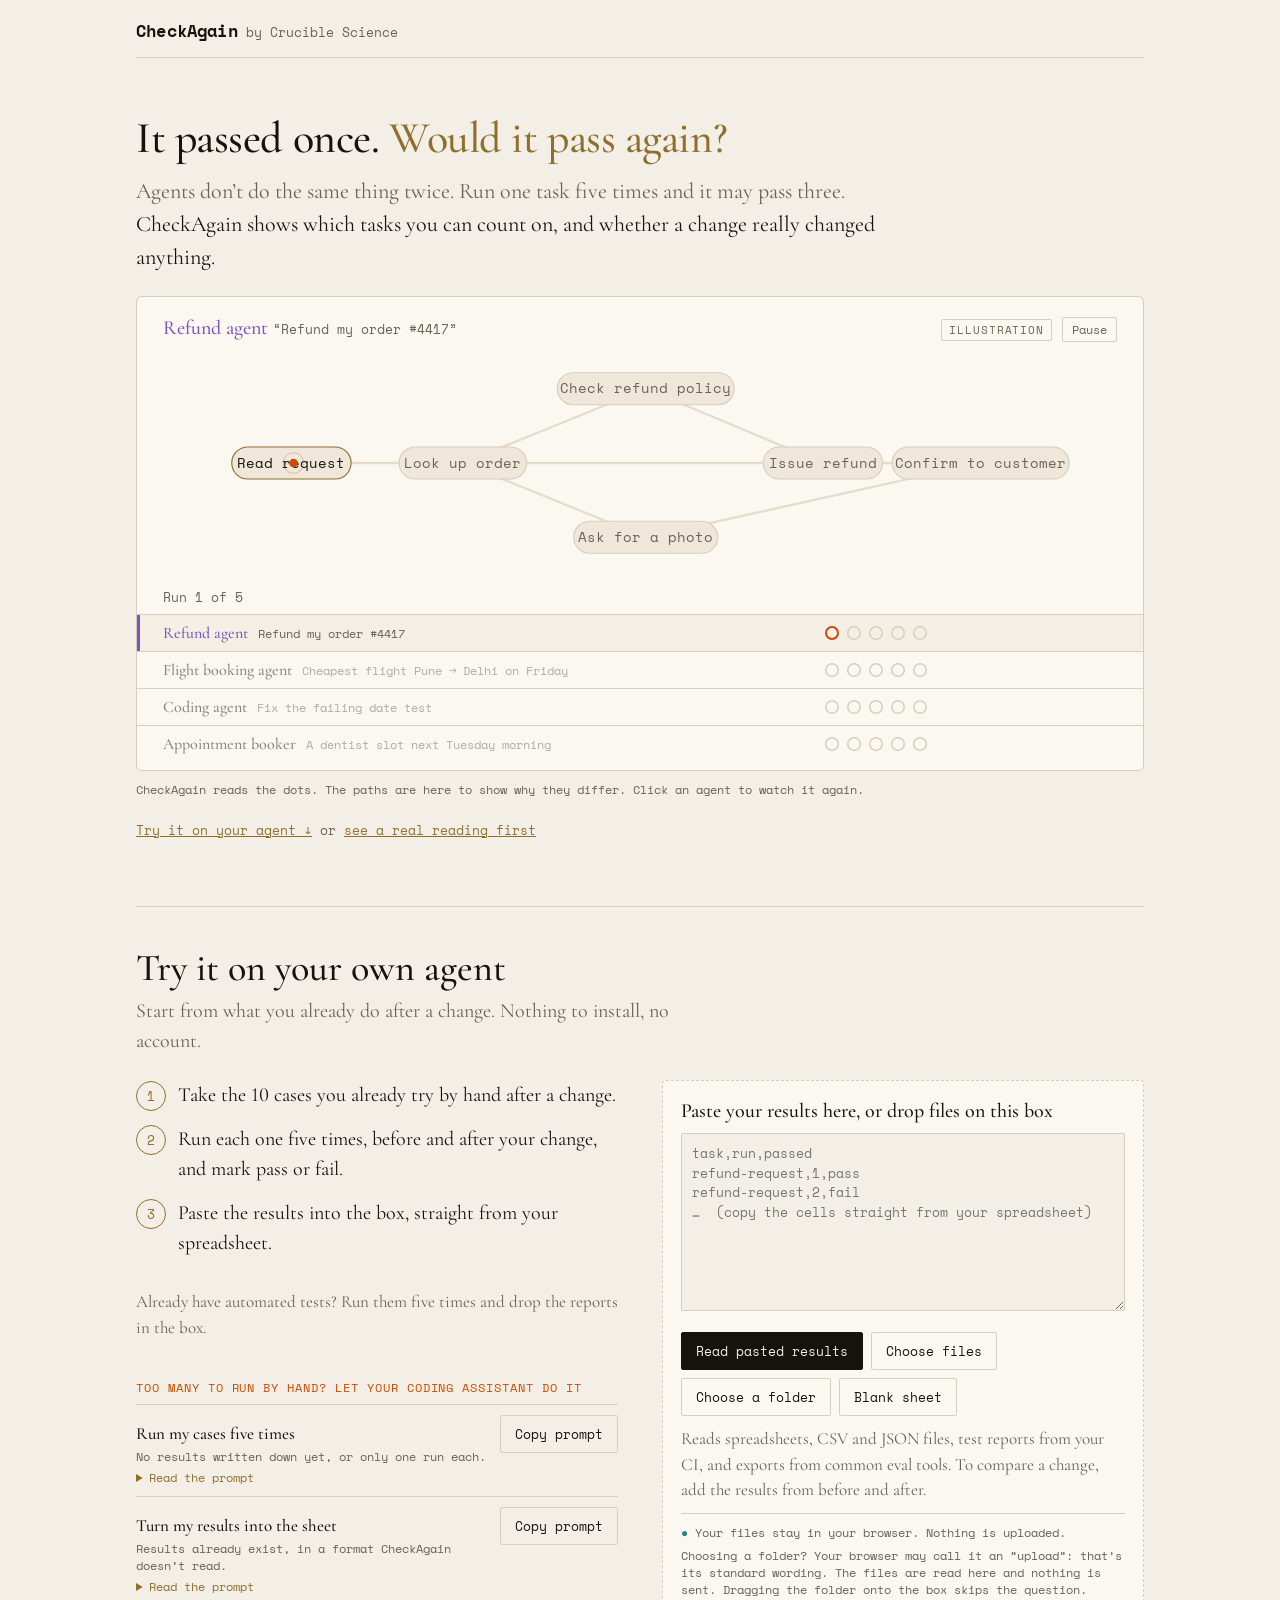
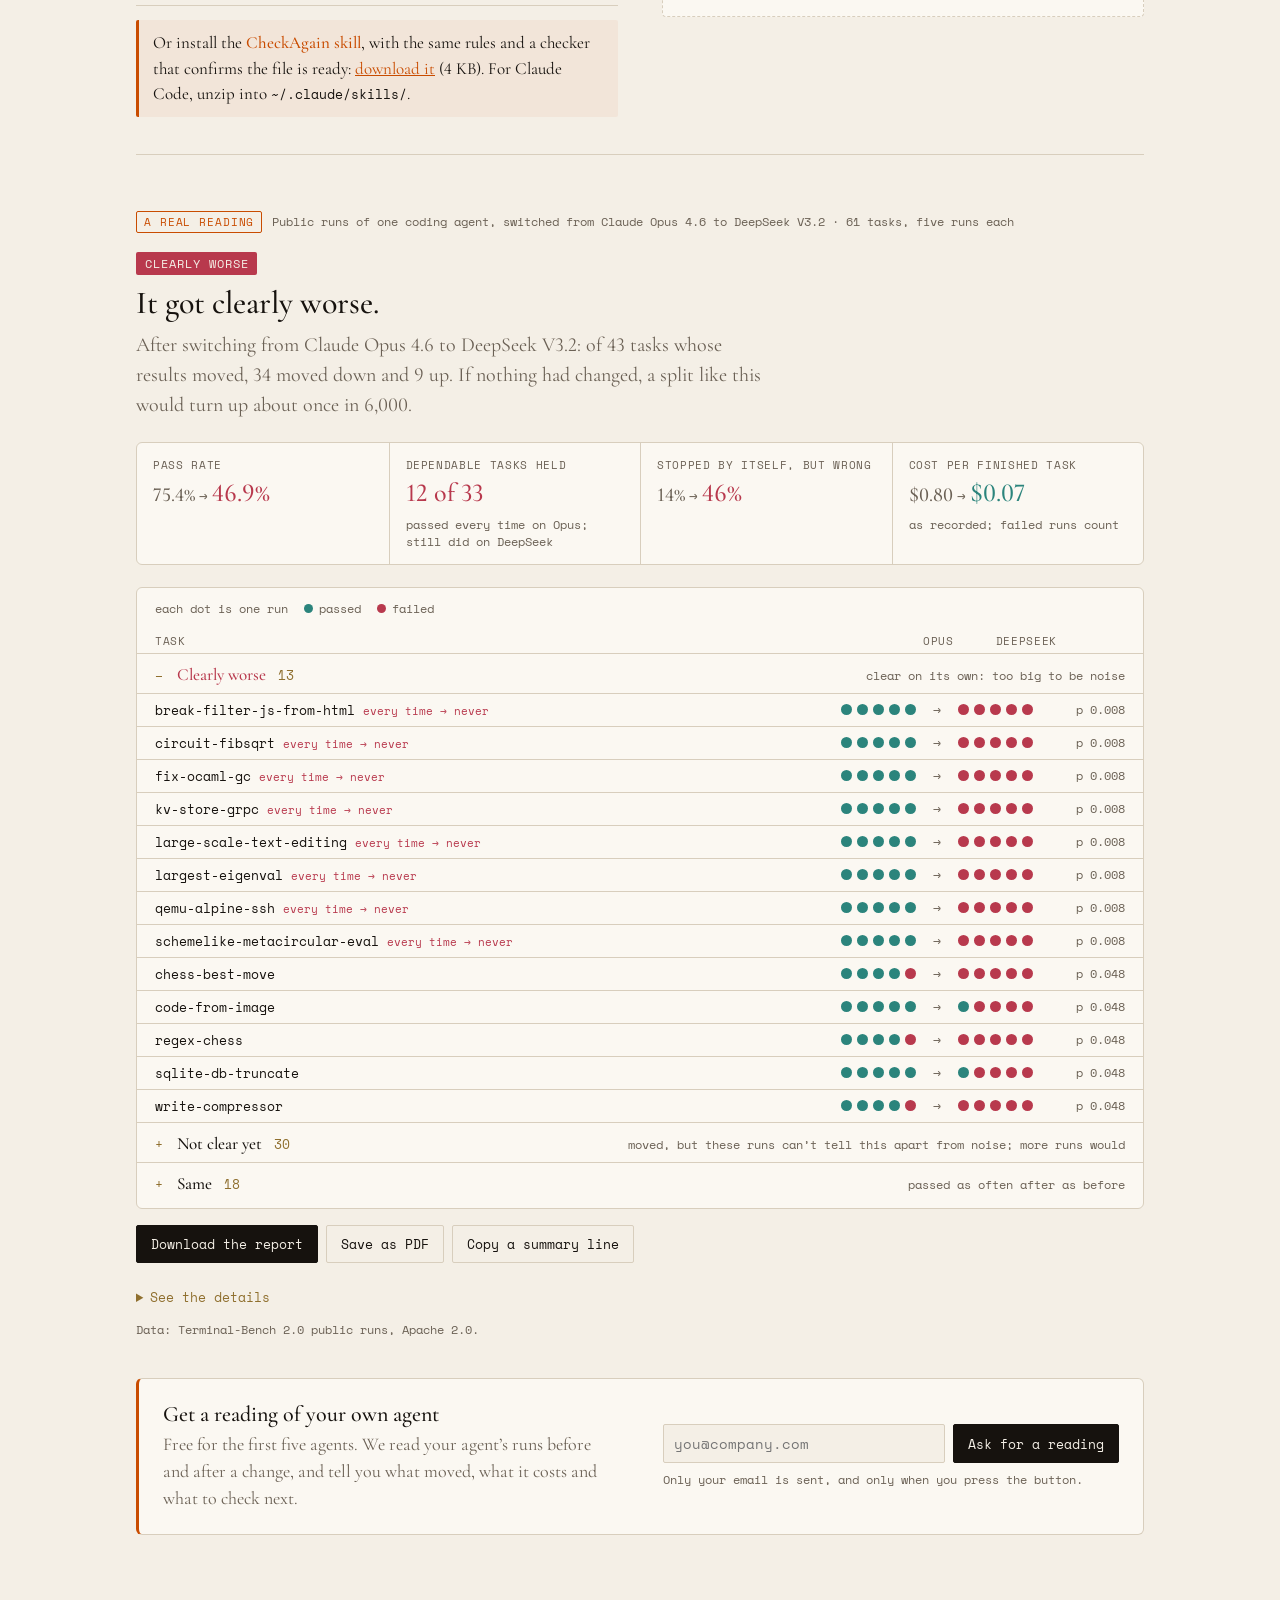
<file: index.html>
<!doctype html>
<html lang="en">
<head>
<meta charset="utf-8">
<meta name="viewport" content="width=device-width, initial-scale=1">
<title>CheckAgain</title>
<meta name="description" content="A reliability check for your agent, from the results you already have. Runs in your browser; your file never leaves it.">
<link rel="stylesheet" href="style.css">
</head>
<body>
<div class="wrap">
  <header class="top"><div><b>CheckAgain</b> <span>by Crucible Science</span></div></header>

  <!-- ════ SLIDE 1 · THE IDEA ════ -->
  <section class="slide idea">
    <h1>It passed once. <em>Would it pass again?</em></h1>
    <p class="why">Agents don’t do the same thing twice. Run one task five times and it may pass three.
      <b>CheckAgain shows which tasks you can count on, and whether a change really changed anything.</b></p>

    <div class="stage" aria-label="Illustration: four agents, each running one task five times">
      <div class="stage-head">
        <div><span class="agent" id="agent">Refund agent</span> <span class="ask" id="ask">“Refund my order #4417”</span></div>
        <div class="head-right"><span class="tag">Illustration</span><button type="button" class="ctl" id="ctl">Pause</button></div>
      </div>
      <svg id="tree" role="img" aria-label="The steps each run took"></svg>
      <p class="outcome" id="outcome" aria-live="polite"></p>
      <div class="board" id="board"></div>
    </div>
    <p class="caption">CheckAgain reads the dots. The paths are here to show why they differ. Click an agent to watch it again.</p>
    <p class="next"><a href="#try">Try it on your agent ↓</a> <span class="alt">or <a href="#reading">see a real reading first</a></span></p>
  </section>

  <!-- ════ SLIDE 2 · YOUR TURN ════ -->
  <section class="slide turn" id="try">
    <h2>Try it on your own agent</h2>
    <p class="lead">Start from what you already do after a change. Nothing to install, no account.</p>

    <div class="turn-grid">
      <div class="turn-steps">
        <ol class="steps">
          <li>Take the 10 cases you already try by hand after a change.</li>
          <li>Run each one five times, before and after your change, and mark pass or fail.</li>
          <li>Paste the results into the box, straight from your spreadsheet.</li>
        </ol>
        <p class="small">Already have automated tests? Run them five times and drop the reports in the box.</p>
      </div>
      <div class="turn-help">

        <p class="label">Too many to run by hand? Let your coding assistant do it</p>
        <div class="helper">
          <div class="helper-head">
            <div><b>Run my cases five times</b><span>No results written down yet, or only one run each.</span></div>
            <button type="button" class="plain" data-copy="prompt-run">Copy prompt</button>
          </div>
          <details><summary>Read the prompt</summary>
<pre id="prompt-run">I want to check whether my AI agent’s results hold up when run again, using CheckAgain (checkagain.cruciblescience.com). Please:
1. Find the cases I already test (an eval set or tests in this project), or ask me for the 10 to 20 cases I try by hand after a change.
2. Write a small script in this project that runs each case 5 times through my agent, the way my code already calls it, and decides pass or fail with the check I already use. If there isn’t one, agree a plain rule with me first; don’t use a model as the judge unless I ask.
3. Take a setup label from a flag (--setup before / --setup after) and append one row per run to results.csv with the columns task, setup, run, passed, ended, cost_usd (ended: completed, timeout or error; cost only if my client records it).
4. Before running anything, tell me how many agent calls it will make and roughly what that costs (for a local model, roughly how long), and wait for my yes.
Put only task names and outcomes in the file: never prompts, outputs, conversation text, customer data or keys. Don’t upload anything; I’ll drop the file into CheckAgain myself.</pre>
          </details>
        </div>
        <div class="helper">
          <div class="helper-head">
            <div><b>Turn my results into the sheet</b><span>Results already exist, in a format CheckAgain doesn’t read.</span></div>
            <button type="button" class="plain" data-copy="prompt-convert">Copy prompt</button>
          </div>
          <details><summary>Read the prompt</summary>
<pre id="prompt-convert">Turn my existing agent results into a CSV for CheckAgain (checkagain.cruciblescience.com). The results are in: [where your results are].
Write one row per run with the columns task, setup, run, passed (pass or fail), and, if the data has them, ended (completed if the run stopped by itself, otherwise what stopped it) and cost_usd (as recorded, never estimated). Keep each task’s name the same across runs, number repeats 1, 2, 3…, and use the model or version as the setup.
Copy results exactly as recorded: don’t invent, fix or drop runs. Put only labels and outcomes in the file: never prompts, outputs, conversation text, customer data or keys. Save it as results.csv and tell me where it is.</pre>
          </details>
        </div>
        <p class="small skill-line">Or install the <b>CheckAgain skill</b>, with the same rules and a checker that confirms the file is ready: <a href="skill/checkagain-skill.zip" download>download it</a> (4 KB). For Claude Code, unzip into <code>~/.claude/skills/</code>.</p>
      </div>

      <div class="box">
        <div class="drop" id="drop">
          <p class="drop-title" id="drop-title">Paste your results here, or drop files on this box</p>
          <div id="loaded" class="loaded" hidden></div>
          <textarea id="paste" rows="8" spellcheck="false" aria-label="Paste your results" placeholder="task,run,passed&#10;refund-request,1,pass&#10;refund-request,2,fail&#10;…  (copy the cells straight from your spreadsheet)"></textarea>
          <div class="actions">
            <button type="button" id="read-paste" class="primary">Read pasted results</button>
            <label class="plain filepick">Choose files<input type="file" id="file" multiple accept=".csv,.tsv,.txt,.json,.jsonl,.xml"></label>
            <label class="plain filepick">Choose a folder<input type="file" id="folder" webkitdirectory multiple></label>
            <a id="blank" class="plain" download="checkagain-blank.csv" href="#">Blank sheet</a>
          </div>
          <p class="small formats">Reads spreadsheets, CSV and JSON files, test reports from your CI, and exports from common eval tools. To compare a change, add the results from before and after.</p>
          <p class="stays"><b>●</b> Your files stay in your browser. Nothing is uploaded.</p>
          <p class="stays folder-note">Choosing a folder? Your browser may call it an “upload”: that’s its standard wording. The files are read here and nothing is sent. Dragging the folder onto the box skips the question.</p>
        </div>
        <div id="confirm" class="confirm" hidden></div>
      </div>
    </div>
  </section>

  <!-- ════ SLIDE 3 · THE READING ════ -->
  <section class="slide reading" id="reading">
    <p class="r-label"><span class="tag" id="r-tag">A real reading</span><span id="r-what">Reading the example…</span><a href="#" id="another" class="another" hidden>Pick another pair</a><a href="#" id="back" class="back" hidden>Back to the example</a></p>
    <div id="r-body" aria-live="polite"></div>
    <div id="r-actions" class="r-actions" hidden></div>
    <details id="details" class="r-details" hidden>
      <summary>See the details</summary>
      <div id="details-body"></div>
    </details>
    <p class="r-credit" id="r-credit" hidden>Data: Terminal-Bench 2.0 public runs, Apache 2.0.</p>

    <div class="askstrip">
      <div>
        <h3>Get a reading of your own agent</h3>
        <p>Free for the first five agents. We read your agent’s runs before and after a change, and tell you what moved, what it costs and what to check next.</p>
      </div>
      <form class="askform" id="ask-form" novalidate>
        <input id="ask-email" type="email" autocomplete="email" placeholder="you@company.com" aria-label="Your email">
        <button type="submit" class="primary">Ask for a reading</button>
        <p id="ask-msg" class="small" aria-live="polite">Only your email is sent, and only when you press the button.</p>
      </form>
    </div>
  </section>
</div>
<script src="stats.js"></script>
<script src="reader.js"></script>
<script src="app.js"></script>
</body>
</html>
</file>
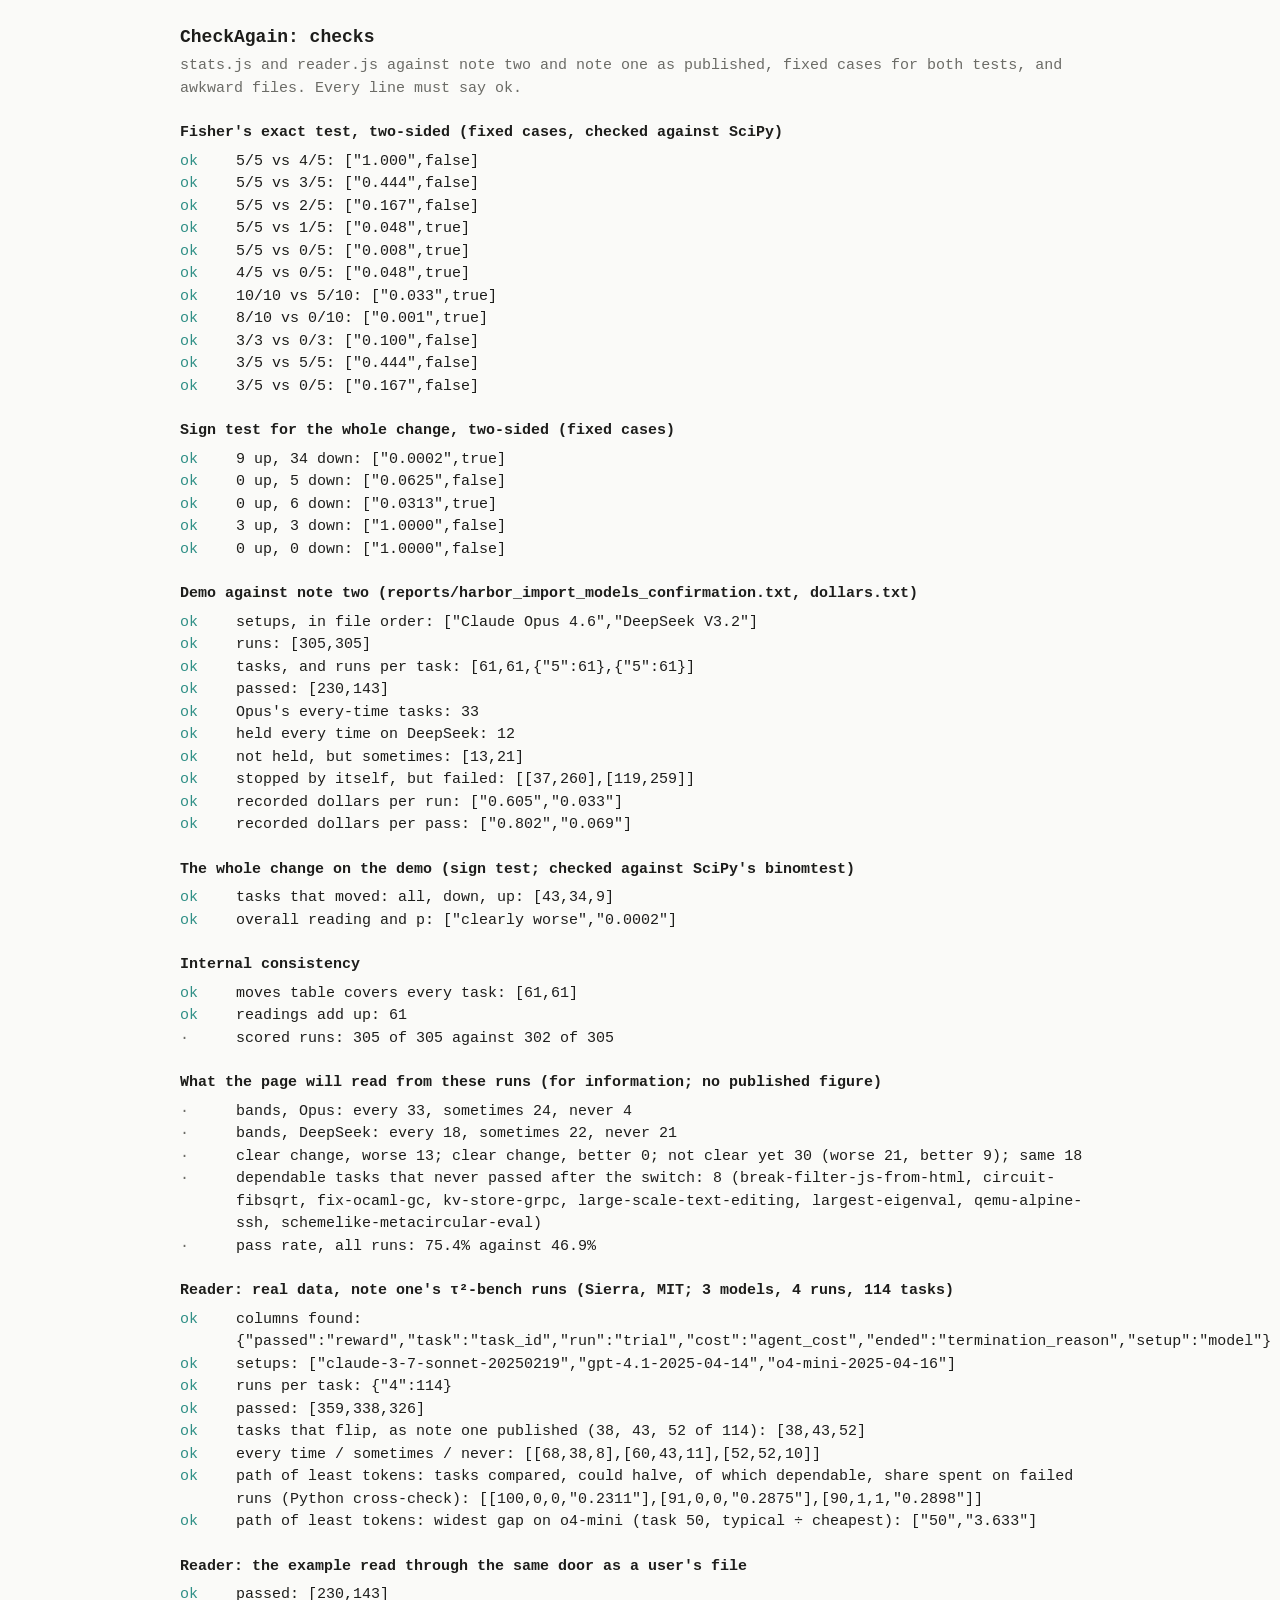
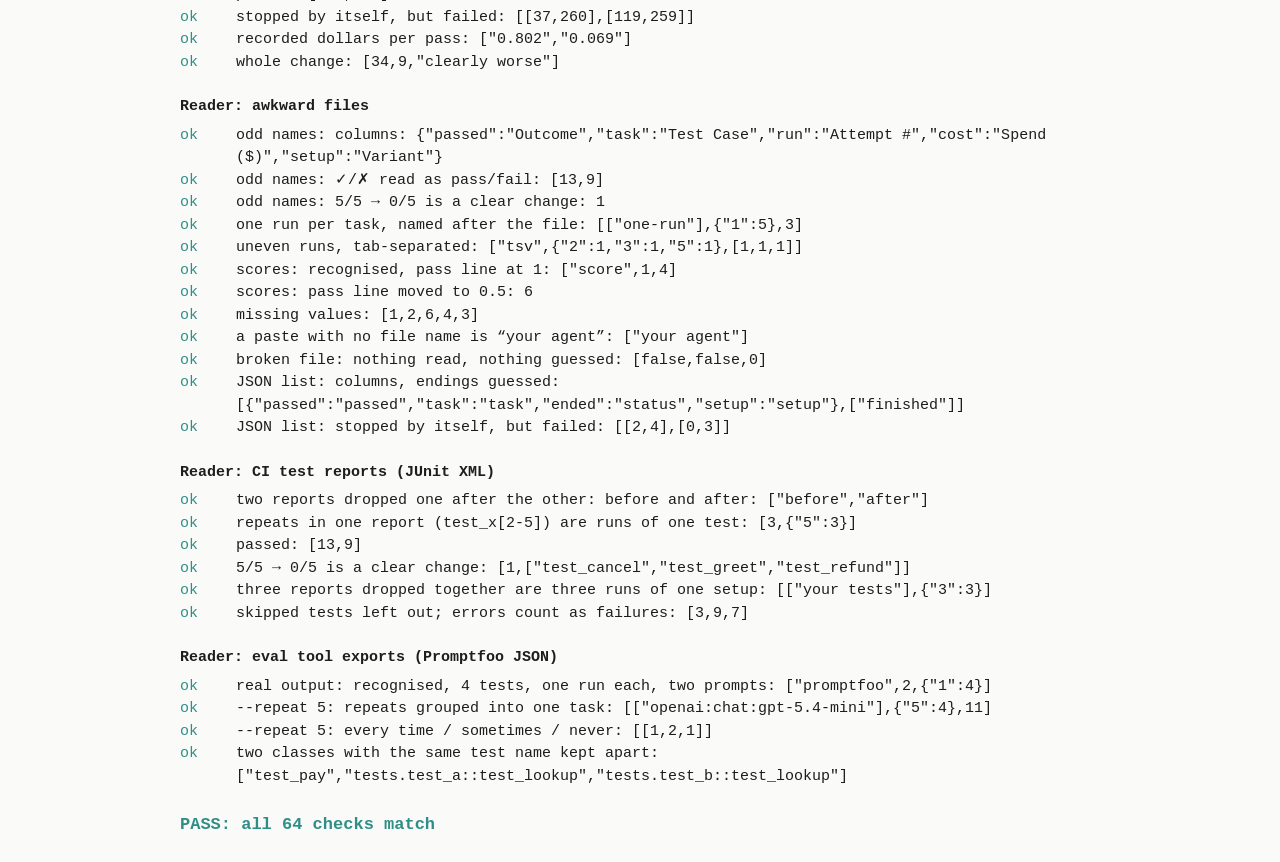
<file: check.html>
<!doctype html>
<html lang="en">
<head>
<meta charset="utf-8">
<meta name="viewport" content="width=device-width, initial-scale=1">
<title>CheckAgain checks</title>
<style>
  :root { --bg: #fafaf8; --fg: #1d1d1b; --muted: #6b6b66; --ok: #2f8f86; --fail: #c4475a; }
  @media (prefers-color-scheme: dark) { :root { --bg: #1d1d1b; --fg: #f2f2ee; --muted: #a3a39c; } }
  body { background: var(--bg); color: var(--fg); font: 15px/1.5 ui-monospace, Menlo, Consolas, monospace;
         max-width: 920px; margin: 0 auto; padding: 24px 16px; }
  h1 { font-size: 18px; margin: 0 0 4px; } p { color: var(--muted); margin: 0 0 16px; }
  h2 { font-size: 15px; margin: 22px 0 6px; }
  .row { display: grid; grid-template-columns: 48px 1fr; gap: 8px; }
  .ok { color: var(--ok); } .fail { color: var(--fail); font-weight: 600; } .info { color: var(--muted); }
  #result { margin-top: 24px; font-size: 17px; font-weight: 600; }
</style>
</head>
<body>
<h1>CheckAgain: checks</h1>
<p>stats.js and reader.js against note two and note one as published, fixed cases for both tests, and awkward files. Every line must say ok.</p>
<div id="out"></div>
<div id="result">running…</div>
<script src="stats.js"></script>
<script src="reader.js"></script>
<script>
(function () {
  var out = document.getElementById("out"), passed = 0, failed = 0;
  function head(t) { var h = document.createElement("h2"); h.textContent = t; out.appendChild(h); }
  function line(cls, mark, text) {
    var d = document.createElement("div"); d.className = "row";
    var a = document.createElement("span"); a.className = cls; a.textContent = mark;
    var b = document.createElement("span"); b.textContent = text;
    d.appendChild(a); d.appendChild(b); out.appendChild(d);
  }
  function check(name, got, want) {
    var ok = JSON.stringify(got) === JSON.stringify(want);
    ok ? passed++ : failed++;
    line(ok ? "ok" : "fail", ok ? "ok" : "FAIL",
         name + ": " + JSON.stringify(got) + (ok ? "" : "   expected " + JSON.stringify(want)));
  }
  function info(text) { line("info", "·", text); }
  var S = window.CheckAgainStats;

  head("Fisher's exact test, two-sided (fixed cases, checked against SciPy)");
  [[5, 5, 4, 5, "1.000", false], [5, 5, 3, 5, "0.444", false], [5, 5, 2, 5, "0.167", false],
   [5, 5, 1, 5, "0.048", true], [5, 5, 0, 5, "0.008", true], [4, 5, 0, 5, "0.048", true],
   [10, 10, 5, 10, "0.033", true], [8, 10, 0, 10, "0.001", true], [3, 3, 0, 3, "0.100", false],
   [3, 5, 5, 5, "0.444", false], [3, 5, 0, 5, "0.167", false]
  ].forEach(function (c) {
    var p = S.fisher(c[0], c[1], c[2], c[3]);
    check(c[0] + "/" + c[1] + " vs " + c[2] + "/" + c[3], [p.toFixed(3), p < S.CLEAR_BELOW], [c[4], c[5]]);
  });

  head("Sign test for the whole change, two-sided (fixed cases)");
  [[9, 34, "0.0002", true], [0, 5, "0.0625", false], [0, 6, "0.0313", true], [3, 3, "1.0000", false],
   [0, 0, "1.0000", false]].forEach(function (c) {
    var p = S.signTest(c[0], c[1]);
    check(c[0] + " up, " + c[1] + " down", [p.toFixed(4), p < S.CLEAR_BELOW], [c[2], c[3]]);
  });

  fetch("demo/note2-opus-deepseek.json").then(function (r) {
    if (!r.ok) throw new Error("could not read demo/note2-opus-deepseek.json (" + r.status + ")");
    return r.json();
  }).then(function (demo) {
    var res = S.analyse(demo.runs), A = res.bySetup[res.before], B = res.bySetup[res.after];
    var c = res.compare, v = c.verdict;
    head("Demo against note two (reports/harbor_import_models_confirmation.txt, dollars.txt)");
    check("setups, in file order", [res.before, res.after], ["Claude Opus 4.6", "DeepSeek V3.2"]);
    check("runs", [A.runs, B.runs], [305, 305]);
    check("tasks, and runs per task", [A.taskCount, B.taskCount, A.runsPerTask, B.runsPerTask],
          [61, 61, { 5: 61 }, { 5: 61 }]);
    check("passed", [A.passed, B.passed], [230, 143]);
    check("Opus's every-time tasks", v.everyBefore, 33);
    check("held every time on DeepSeek", v.heldEvery, 12);
    check("not held, but sometimes", [c.matrix.every.sometimes.length, v.everyBefore - v.heldEvery], [13, 21]);
    check("stopped by itself, but failed",
          [[A.endings.stoppedFailed, A.endings.stopped], [B.endings.stoppedFailed, B.endings.stopped]],
          [[37, 260], [119, 259]]);
    check("recorded dollars per run", [A.cost.perRun.toFixed(3), B.cost.perRun.toFixed(3)], ["0.605", "0.033"]);
    check("recorded dollars per pass", [A.cost.perPass.toFixed(3), B.cost.perPass.toFixed(3)], ["0.802", "0.069"]);

    head("The whole change on the demo (sign test; checked against SciPy's binomtest)");
    check("tasks that moved: all, down, up", [c.overall.moved, c.overall.down, c.overall.up], [43, 34, 9]);
    check("overall reading and p", [c.overall.reading, c.overall.p.toFixed(4)], ["clearly worse", "0.0002"]);

    head("Internal consistency");
    var cells = 0;
    Object.keys(c.matrix).forEach(function (x) { Object.keys(c.matrix[x]).forEach(function (y) { cells += c.matrix[x][y].length; }); });
    check("moves table covers every task", [cells, c.tasksInBoth], [61, 61]);
    check("readings add up", v.clearWorse + v.clearBetter + v.notClearYet + v.same, 61);
    info("scored runs: " + A.scored + " of " + A.runs + " against " + B.scored + " of " + B.runs);

    head("What the page will read from these runs (for information; no published figure)");
    info("bands, Opus: every " + A.bands.every.length + ", sometimes " + A.bands.sometimes.length + ", never " + A.bands.never.length);
    info("bands, DeepSeek: every " + B.bands.every.length + ", sometimes " + B.bands.sometimes.length + ", never " + B.bands.never.length);
    info("clear change, worse " + v.clearWorse + "; clear change, better " + v.clearBetter +
         "; not clear yet " + v.notClearYet + " (worse " + v.notClearWorse + ", better " + v.notClearBetter + "); same " + v.same);
    info("dependable tasks that never passed after the switch: " + v.dependableLost.length +
         " (" + v.dependableLost.join(", ") + ")");
    info("pass rate, all runs: " + (100 * A.rateAll).toFixed(1) + "% against " + (100 * B.rateAll).toFixed(1) + "%");
  }).then(function () {
    var R = window.CheckAgainReader;
    function load(names) {
      return Promise.all(names.map(function (n) {
        return fetch(n).then(function (r) { if (!r.ok) throw new Error("could not read " + n); return r.text(); })
                       .then(function (t) { return { text: t, name: n.split("/").pop() }; });
      }));
    }
    function through(inputs, tweak) {
      var st = R.read(inputs);
      if (st.error) return { error: st.error };
      if (tweak) tweak(st);
      var out = R.toRows(st);
      return { st: st, out: out, res: out.rows.length ? S.analyse(out.rows) : null };
    }
    function bandsOf(res) {
      return res.setups.map(function (s) { var b = res.bySetup[s].bands; return [b.every.length, b.sometimes.length, b.never.length]; });
    }
    var C = "tests/cases/";
    return load([C + "tau2-retail-3models.csv", C + "odd-names.csv", C + "one-run.csv", C + "uneven.tsv", C + "scores.csv",
                 C + "missing.csv", C + "broken.txt", C + "rows.json", "demo/note2-opus-deepseek.json",
                 C + "junit-before.xml", C + "junit-after.xml", C + "junit-run1.xml", C + "junit-run2.xml", C + "junit-run3.xml",
                 C + "promptfoo-output.json", C + "promptfoo-repeat5.json"]).then(function (f) {
      head("Reader: real data, note one's τ²-bench runs (Sierra, MIT; 3 models, 4 runs, 114 tasks)");
      var t = through([f[0]]);
      check("columns found", t.st.plans[0].map, { passed: "reward", task: "task_id", run: "trial", cost: "agent_cost", ended: "termination_reason", setup: "model" });
      check("setups", t.res.setups, ["claude-3-7-sonnet-20250219", "gpt-4.1-2025-04-14", "o4-mini-2025-04-16"]);
      check("runs per task", t.res.bySetup[t.res.setups[0]].runsPerTask, { 4: 114 });
      check("passed", t.res.setups.map(function (s) { return t.res.bySetup[s].passed; }), [359, 338, 326]);
      check("tasks that flip, as note one published (38, 43, 52 of 114)", bandsOf(t.res).map(function (b) { return b[1]; }), [38, 43, 52]);
      check("every time / sometimes / never", bandsOf(t.res), [[68, 38, 8], [60, 43, 11], [52, 52, 10]]);
      var paths = t.res.setups.map(function (s) { var P = t.res.bySetup[s].paths; return [P.compared, P.couldHalve, P.couldHalveDependable, P.failShare.toFixed(4)]; });
      check("path of least tokens: tasks compared, could halve, of which dependable, share spent on failed runs (Python cross-check)",
            paths, [[100, 0, 0, "0.2311"], [91, 0, 0, "0.2875"], [90, 1, 1, "0.2898"]]);
      var top = t.res.bySetup["o4-mini-2025-04-16"].paths.tasks[0];
      check("path of least tokens: widest gap on o4-mini (task 50, typical ÷ cheapest)", [top.task, top.ratio.toFixed(3)], ["50", "3.633"]);

      head("Reader: the example read through the same door as a user's file");
      var dm = through([f[8]]), A = dm.res.bySetup[dm.res.before], B = dm.res.bySetup[dm.res.after];
      check("passed", [A.passed, B.passed], [230, 143]);
      check("stopped by itself, but failed", [[A.endings.stoppedFailed, A.endings.stopped], [B.endings.stoppedFailed, B.endings.stopped]], [[37, 260], [119, 259]]);
      check("recorded dollars per pass", [A.cost.perPass.toFixed(3), B.cost.perPass.toFixed(3)], ["0.802", "0.069"]);
      check("whole change", [dm.res.compare.overall.down, dm.res.compare.overall.up, dm.res.compare.overall.reading], [34, 9, "clearly worse"]);

      head("Reader: awkward files");
      var o = through([f[1]]);
      check("odd names: columns", o.st.plans[0].map, { passed: "Outcome", task: "Test Case", run: "Attempt #", cost: "Spend ($)", setup: "Variant" });
      check("odd names: ✓/✗ read as pass/fail", [o.res.bySetup["prompt-v1"].passed, o.res.bySetup["prompt-v2"].passed], [13, 9]);
      check("odd names: 5/5 → 0/5 is a clear change", o.res.compare.verdict.clearWorse, 1);
      var one = through([f[2]]);
      check("one run per task, named after the file", [one.res.setups, one.res.bySetup["one-run"].runsPerTask, one.res.bySetup["one-run"].passed], [["one-run"], { 1: 5 }, 3]);
      var un = through([f[3]]);
      check("uneven runs, tab-separated", [un.st.plans[0].kind, un.res.bySetup["uneven"].runsPerTask, bandsOf(un.res)[0]], ["tsv", { 2: 1, 3: 1, 5: 1 }, [1, 1, 1]]);
      var sc = through([f[4]]);
      check("scores: recognised, pass line at 1", [sc.st.plans[0].passKind.type, sc.st.plans[0].threshold, sc.res.bySetup["scores"].passed], ["score", 1, 4]);
      var sc2 = through([f[4]], function (st) { st.plans[0].threshold = 0.5; });
      check("scores: pass line moved to 0.5", sc2.res.bySetup["scores"].passed, 6);
      var mi = through([f[5]]), M = mi.res.bySetup["missing"];
      check("missing values", [mi.out.problems.noTask, mi.out.problems.noScore, M.runs, M.scored, M.passed], [1, 2, 6, 4, 3]);
      var pa = through([{ text: f[2].text, name: "" }]);
      check("a paste with no file name is “your agent”", pa.res.setups, ["your agent"]);
      var br = through([f[6]]);
      check("broken file: nothing read, nothing guessed", [!!br.st.plans[0].map.task, !!br.st.plans[0].map.passed, br.out.rows.length], [false, false, 0]);
      var js = through([f[7]]);
      check("JSON list: columns, endings guessed", [js.st.plans[0].map, js.st.plans[0].normal], [{ passed: "passed", task: "task", ended: "status", setup: "setup" }, ["finished"]]);
      check("JSON list: stopped by itself, but failed", [[js.res.bySetup.old.endings.stoppedFailed, js.res.bySetup.old.endings.stopped], [js.res.bySetup.new.endings.stoppedFailed, js.res.bySetup.new.endings.stopped]], [[2, 4], [0, 3]]);
      head("Reader: CI test reports (JUnit XML)");
      var ju = through([Object.assign({ batch: 0 }, f[9]), Object.assign({ batch: 1 }, f[10])]);
      check("two reports dropped one after the other: before and after", ju.res.setups, ["before", "after"]);
      check("repeats in one report (test_x[2-5]) are runs of one test", [ju.res.bySetup.before.taskCount, ju.res.bySetup.before.runsPerTask], [3, { 5: 3 }]);
      check("passed", [ju.res.bySetup.before.passed, ju.res.bySetup.after.passed], [13, 9]);
      check("5/5 → 0/5 is a clear change", [ju.res.compare.verdict.clearWorse, ju.res.compare.tasks.map(function (t) { return t.task; })],
            [1, ["test_cancel", "test_greet", "test_refund"]]);
      var j3 = through([Object.assign({ batch: 0 }, f[11]), Object.assign({ batch: 0 }, f[12]), Object.assign({ batch: 0 }, f[13])]);
      var J = j3.res.bySetup["your tests"];
      check("three reports dropped together are three runs of one setup", [j3.res.setups, J.runsPerTask], [["your tests"], { 3: 3 }]);
      check("skipped tests left out; errors count as failures", [j3.st.plans[0].skipped, J.runs, J.passed], [3, 9, 7]);
      head("Reader: eval tool exports (Promptfoo JSON)");
      var pf = through([f[14]]);
      check("real output: recognised, 4 tests, one run each, two prompts",
            [pf.st.plans[0].kind, pf.res.setups.length, pf.res.bySetup[pf.res.setups[0]].runsPerTask], ["promptfoo", 2, { 1: 4 }]);
      var pr = through([f[15]]), P = pr.res.bySetup[pr.res.setups[0]];
      check("--repeat 5: repeats grouped into one task", [pr.res.setups, P.runsPerTask, P.passed], [["openai:chat:gpt-5.4-mini"], { 5: 4 }, 11]);
      check("--repeat 5: every time / sometimes / never", bandsOf(pr.res), [[1, 2, 1]]);
      check("two classes with the same test name kept apart", Object.keys(J.tasks).sort(),
            ["test_pay", "tests.test_a::test_lookup", "tests.test_b::test_lookup"]);
    });
  }).catch(function (e) {
    failed++; line("fail", "FAIL", String(e.message || e) +
      " — open this page through the local server (python3 -m http.server), not straight from disk");
  }).then(function () {
    var r = document.getElementById("result");
    r.className = failed ? "fail" : "ok";
    r.textContent = failed ? "FAIL: " + failed + " of " + (passed + failed) + " checks did not match"
                           : "PASS: all " + passed + " checks match";
    document.title = r.textContent;
  });
})();
</script>
</body>
</html>
</file>
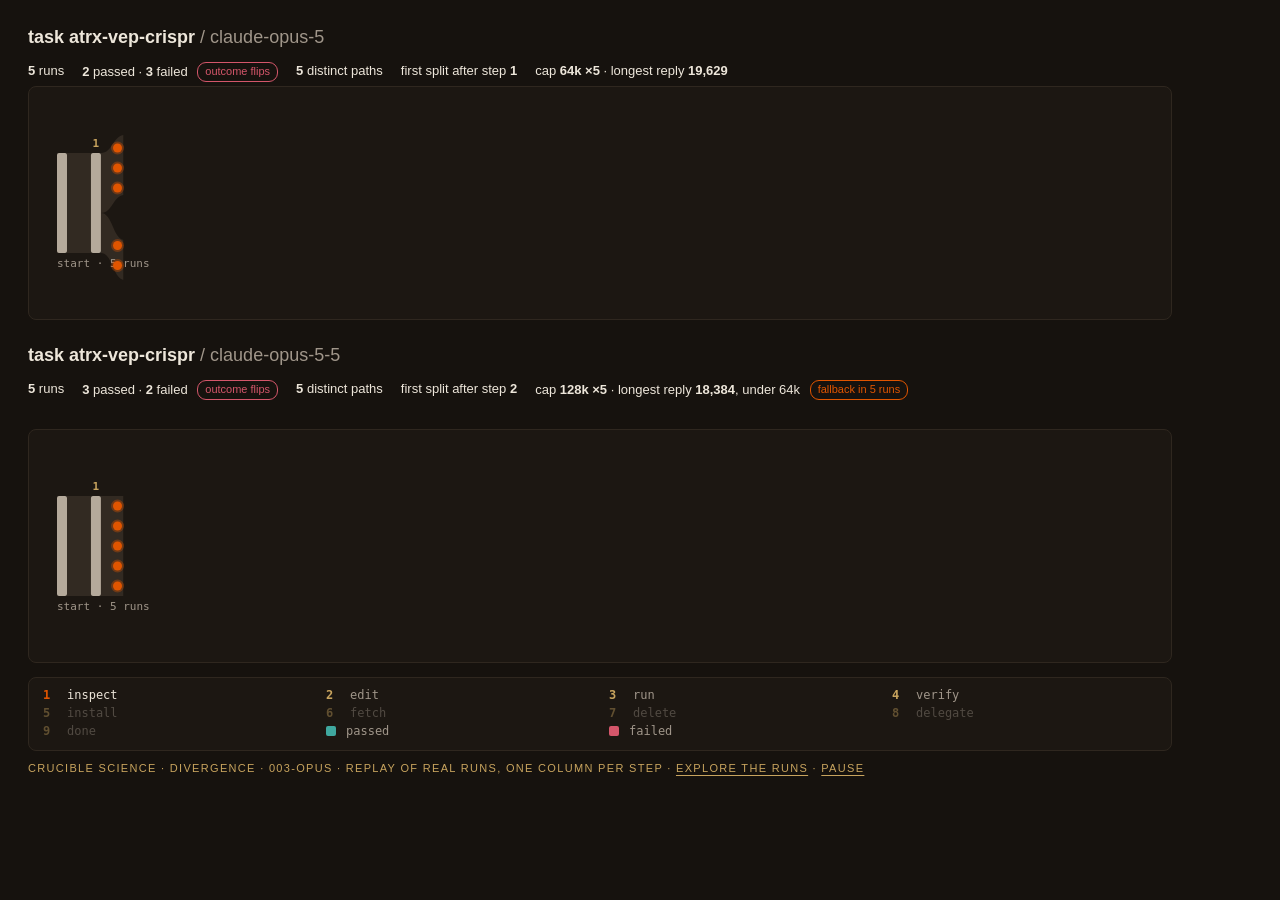
<file: trees/003/atrx-vep-crispr.html>
<!doctype html>
<!-- viewer/index.html — divergence viewer v0.10 -->
<!--
  Dumb reader. Reads experiments/<exp>/analysis.json and renders what the
  analysis already computed. No analysis happens here. Nothing leaves your machine.

  Serve from the repo root:   python -m http.server
  Open:                       http://localhost:8000/viewer/?exp=001-tau-retail
  Exhibit view:               ...&cell=<cell_id>&export=1   (tree + tool key only, 1200 px)
  Replay (exhibit view only): ...&export=1&play=1   (the tree grows step by step; loops)
  Light theme (for print):    ...&theme=light
  Fixed step key:             ...&key=inspect,edit,run   (a step keeps its number in every tree)
  Pair (exhibit view only):   ...&cell=<a>&with=<b>&export=1   (b's tree under a's: one key,
                              one numbering, same column width)
  Or drop an analysis.json onto the page.
  Shared file (scratch/make_share.py): the data sits in the page, so it opens from disk.
  It starts on its own view (usually the replay); a query string still overrides it.

  Three zoom levels
    shape  the trajectory tree for one (task, model) cell: thickness = runs; each
           step is numbered, and the tool key under the tree gives its full name.
           With verdicts (contract 0.2) endings are teal for passed, red for failed;
           without them, red only where a run never finished
    path   click a branch or an ending: those runs light up, listed below
    step   click a run (up to two): turn-by-turn tokens and the final answer,
           side by side, with their threads drawn through the tree

  v0.10: fitted exhibit (export=1): columns may narrow below 40 px so the longest tree in the
  view fits the frame, one width shared by both trees of a pair; nodes narrow with them, and
  step numbers are left off the tree when a column is under 16 px (the key still names each
  tool). The explore view is unchanged.
  v0.9: replay pause (the "pause" control, a click on the replay, or the space bar); the
  recorded cost in gold. Replay only.
  v0.8: embedded data (a JSON script element with id "embedded") for one-file sharing:
  opens on its own view with no server; "explore the runs" and "Replay" move between the two.
  Without embedded data nothing changes.
  v0.7: in the replay, each tree's recorded cost (total, and per passing run) appears when
  its last run lands. Replay only; nothing else changes.
  v0.6: replay (play=1, exhibit view): one column per step, one dot per run along its own
  path, endings land teal or rose, the key lights the tools being called; respects reduced
  motion. Without play=1 nothing changes.
  v0.5: run labels. If experiments/<exp>/run_labels.json exists (scratch/run_labels.py),
  each run shows its output cap and longest reply, and each cell one line on caps, longest
  reply and fallbacks, also in the exhibit view. Without the file nothing changes.
  v0.4: optional fixed step key (key=...) and pair view (with=...), so two trees can be
  compared number for number. Without those parameters nothing changes.
  v0.3: tool key replaces truncated step labels; hide-sidebar toggle; exhibit view
  (export=1); Crucible Science palette; "river" renamed "trajectory tree".
  v0.2: pass/fail endings, cost in dollars, flipping cells first, model filter,
  hypotheses panel, same-path-different-outcome marker. Reads contract 0.1 too.
-->
<html lang="en">
<head>
<meta charset="utf-8">
<meta name="viewport" content="width=device-width, initial-scale=1">
<title>divergence</title>
<style>
:root{
  /* Crucible Science palette: charcoal ground, white text, gold accents, orange nodes */
  --bg:#16120e; --panel:#1c1712; --fg:#ede6da; --muted:#a0968a; --line:#2f271f;
  --gold:#c8a45e; --orange:#e05500;
  --band:#3a3027; --band-hi:#b5aa9b; --end:#8a7f72; --fail:#d4566a; --pass:#3fa89f;
  --thread:#ede6da; --sel:#241d17;
  --mono: ui-monospace, SFMono-Regular, Menlo, Consolas, monospace;
  --sans: -apple-system, BlinkMacSystemFont, "Segoe UI", Inter, Roboto, sans-serif;
}
:root[data-theme="light"]{
  --bg:#ede6da; --panel:#f6f1e8; --fg:#16120e; --muted:#6b6155; --line:#d8cebd;
  --gold:#8f6f2e; --orange:#c94c00;
  --band:#d6c9b3; --band-hi:#7d7263; --end:#7a6f62; --fail:#b8394d; --pass:#2b847c;
  --thread:#16120e; --sel:#e4dccd;
}
*{box-sizing:border-box}
html,body{margin:0;background:var(--bg);color:var(--fg);font:14px/1.45 var(--sans)}
.app{display:grid;grid-template-columns:300px minmax(0,1fr);min-height:100vh}
.app.noside{grid-template-columns:minmax(0,1fr)}
.app.noside aside{display:none}
aside{border-right:1px solid var(--line);background:var(--panel);padding:18px 16px;overflow-y:auto;max-height:100vh;position:sticky;top:0}
main{padding:20px 24px;min-width:0}
h1{font-size:13px;margin:0 0 2px;font-weight:650;letter-spacing:.14em;text-transform:uppercase;color:var(--gold)}
h2{font-size:18px;margin:0 0 4px;font-weight:650}
h3{font-size:12px;margin:18px 0 8px;font-weight:600;text-transform:uppercase;letter-spacing:.08em;color:var(--gold)}
.muted{color:var(--muted)}
.small{font-size:12px}
.badge{display:inline-block;font-size:11px;padding:1px 7px;border-radius:9px;border:1px solid var(--line);color:var(--muted);margin-left:6px;vertical-align:1px;white-space:nowrap}
.badge.fail{border-color:var(--fail);color:var(--fail)}
.badge.pass{border-color:var(--pass);color:var(--pass)}
.badge.warn{border-color:var(--orange);color:var(--orange)}
.q{margin:10px 0 0;font-size:13px}
select{font:12px var(--sans);color:var(--fg);background:var(--panel);border:1px solid var(--line);border-radius:6px;padding:4px 6px;width:100%}
.cells{list-style:none;margin:0;padding:0}
.cells li{padding:7px 8px;border-radius:6px;cursor:pointer;margin-bottom:2px}
.cells li:hover{background:var(--sel)}
.cells li.on{background:var(--sel);box-shadow:inset 2px 0 0 var(--gold)}
.cells .t{font-weight:560;font-size:13px}
.cells .m{font-size:12px;color:var(--muted);font-family:var(--mono)}
.dot{display:inline-block;width:7px;height:7px;border-radius:50%;background:var(--orange);margin-left:6px;vertical-align:1px}
details{margin-top:14px;font-size:12px;color:var(--muted)}
details summary{cursor:pointer;color:var(--fg)}
details ul{padding-left:16px;margin:6px 0}
.hyp{font-size:12px;margin:6px 0 0}
.hyp div{padding:5px 0;border-bottom:1px solid var(--line)}
.hyp b{font-family:var(--mono);font-weight:600;color:var(--gold)}
.hyp .v{font-size:11px;text-transform:uppercase;letter-spacing:.04em;margin-left:6px}
.hyp .v.supported{color:var(--pass)} .hyp .v.killed{color:var(--fail)} .hyp .v.mixed{color:var(--muted)}
.head{display:flex;justify-content:space-between;align-items:flex-start;gap:12px}
.tog{font:12px var(--sans);color:var(--muted);background:transparent;border:1px solid var(--line);border-radius:6px;padding:4px 10px;cursor:pointer;white-space:nowrap}
.tog:hover{color:var(--fg);border-color:var(--gold)}
.stats{display:flex;flex-wrap:wrap;gap:6px 18px;margin:8px 0 4px;font-size:13px}
.stats b{font-weight:620}
.note{font-size:12px;margin:6px 0 0;padding:6px 10px;border-left:2px solid var(--line);color:var(--muted)}
.note.warn{border-color:var(--orange)}
.guide{font-size:12px;color:var(--muted);margin:4px 0 12px}
.tree{background:var(--panel);border:1px solid var(--line);border-radius:8px;overflow:hidden}
.tree .scroll{overflow-x:auto;overflow-y:hidden}
.tree svg{display:block}
.rib{fill:var(--band);opacity:.75;cursor:pointer;transition:opacity .12s}
.rib:hover{opacity:1}
.rib.fail{fill:var(--fail);opacity:.35}
.rib.pass{fill:var(--pass);opacity:.35}
.node{fill:var(--band-hi);cursor:pointer}
.node.end{fill:var(--end)}
.node.fail{fill:var(--fail)}
.node.pass{fill:var(--pass)}
.node.picked{stroke:var(--fg);stroke-width:1.5}
.dim{opacity:.12 !important}
.lbl{font:11px var(--mono);fill:var(--muted);pointer-events:none}
.lbl.code{fill:var(--gold);font-weight:600}
.lbl.end{fill:var(--fg)}
.lbl.fail{fill:var(--fail)}
.lbl.pass{fill:var(--pass)}
.thread{fill:none;stroke:var(--thread);stroke-width:2;pointer-events:none}
.thread.b{stroke-dasharray:5 4}
.key{display:grid;grid-template-columns:repeat(auto-fill,minmax(230px,1fr));gap:4px 18px;list-style:none;margin:0;padding:10px 14px 12px;border-top:1px solid var(--line);font:12px var(--mono);color:var(--muted)}
.key b{color:var(--gold);display:inline-block;min-width:24px;font-weight:600}
.key .sw{display:inline-block;width:10px;height:10px;border-radius:2px;margin-right:10px;vertical-align:-1px}
.key .sw.pass{background:var(--pass)} .key .sw.fail{background:var(--fail)}
.key li.off{opacity:.4}
.head.pair{margin-top:22px}
.tree.static{pointer-events:none}
.tree.keyonly{margin-top:14px}
.tree.keyonly .key{border-top:0}
.lower{display:grid;grid-template-columns:minmax(280px,1fr) minmax(0,1.6fr);gap:20px;margin-top:18px}
.runs{background:var(--panel);border:1px solid var(--line);border-radius:8px;overflow:hidden}
.runs .hd{padding:8px 12px;border-bottom:1px solid var(--line);font-size:12px;color:var(--muted)}
.run{padding:8px 12px;border-bottom:1px solid var(--line);cursor:pointer;font-size:12px}
.run:last-child{border-bottom:0}
.run:hover{background:var(--sel)}
.run.on{background:var(--sel);box-shadow:inset 2px 0 0 var(--gold)}
.run .top{display:flex;justify-content:space-between;gap:8px;font-family:var(--mono)}
.run .path{color:var(--muted);margin-top:3px;word-break:break-word}
.cmp{display:grid;grid-template-columns:repeat(auto-fit,minmax(260px,1fr));gap:14px}
.card{background:var(--panel);border:1px solid var(--line);border-radius:8px;padding:12px 14px;min-width:0}
.card h4{margin:0 0 6px;font-size:13px;font-family:var(--mono);font-weight:600}
.card .kv{font-size:12px;color:var(--muted);margin-bottom:8px;font-family:var(--mono)}
table{width:100%;border-collapse:collapse;font:12px var(--mono)}
td,th{text-align:left;padding:3px 6px 3px 0;border-bottom:1px solid var(--line)}
th{color:var(--muted);font-weight:500}
td.n,th.n{text-align:right}
tr.fail td{color:var(--fail)}
tr.pass td{color:var(--pass)}
pre{white-space:pre-wrap;word-break:break-word;font:12px/1.5 var(--mono);background:var(--bg);border:1px solid var(--line);border-radius:6px;padding:8px 10px;max-height:260px;overflow:auto;margin:6px 0 0}
.empty{max-width:560px;margin:12vh auto;text-align:center;padding:40px 24px;border:1.5px dashed var(--line);border-radius:12px;background:var(--panel)}
.empty code{font-family:var(--mono);font-size:12px}
.hint{font-size:12px;color:var(--muted);padding:14px}
.brand{display:none;margin-top:10px;font-size:11px;letter-spacing:.12em;text-transform:uppercase;color:var(--gold)}
body.drag .empty, body.drag .tree{outline:2px dashed var(--gold);outline-offset:4px}
/* exhibit view: tree and key only, fixed width for consistent PNGs */
body.export .app{display:block}
body.export main{width:1200px;padding:24px 28px}
body.export .tog, body.export .lower, body.export .guide, body.export .note{display:none}
body.export .brand{display:block}
.brand a{color:inherit;text-decoration:underline;text-underline-offset:3px}
.rdot{fill:var(--orange);stroke:var(--orange);stroke-opacity:.35;stroke-width:4;pointer-events:none}
.rdot.pass{fill:var(--pass);stroke:var(--pass)} .rdot.fail{fill:var(--fail);stroke:var(--fail)}
.replay-lbl{transition:opacity .25s}
.replay-cost{transition:opacity .4s}
.replay-cost b{color:var(--gold)}
.rtog{cursor:pointer;text-decoration:underline;text-underline-offset:3px}
.key li{transition:color .25s} .key li b{transition:color .25s}
.key li.hot{color:var(--fg)} .key li.hot b{color:var(--orange)}
@media (max-width: 860px){
  .app{grid-template-columns:1fr}
  aside{position:static;max-height:none;border-right:0;border-bottom:1px solid var(--line)}
  main{padding:16px}
  .lower{grid-template-columns:1fr}
}
</style>
</head>
<body>
<div class="app" id="app" hidden>
  <aside id="side"></aside>
  <main id="main"></main>
</div>
<div class="empty" id="empty" hidden>
  <h2>divergence</h2>
  <p class="muted" id="emptyMsg">Drop an <code>analysis.json</code> here.</p>
  <p class="small muted">Or serve the repo root with <code>python -m http.server</code> and open
  <code>/viewer/?exp=001-tau-retail</code>. Nothing leaves your machine.</p>
</div>

<script type="application/json" id="embedded">{"analysis":{"contract_version":"0.2","meta":{"slug":"003-opus","models":["claude-opus-5","claude-opus-5-5"],"tasks":["atrx-vep-crispr"],"n_runs":10,"step_key":"tool_name","has_verdicts":true,"has_cost":true,"n_cells":2,"model_roles":{},"task_groups":{}},"cells":[{"cell_id":"atrx-vep-crispr__claude-opus-5","task":"atrx-vep-crispr","model":"claude-opus-5","summary":{"n":5,"distinct_paths":5,"first_split_step":1,"first_split_kind":"tool_choice","branch_points":[{"node_id":1,"step":1,"options":{"run":3,"edit":2}},{"node_id":2,"step":2,"options":{"inspect":2,"edit":1}},{"node_id":3,"step":3,"options":{"edit":1,"run":1}},{"node_id":49,"step":4,"options":{"edit":1,"inspect":1}}],"turns":{"min":35,"median":41,"max":52},"in_tok":{"min":1902475,"median":2589615,"max":4430321},"out_tok":{"min":83885,"median":106772,"max":121984},"in_tok_ratio":2.33,"cost_usd":{"min":3.7132912499999993,"median":4.45573075,"max":6.264486500000001},"cost_ratio":1.69,"terminations":{"completed":5},"verdicts":{"pass":2,"fail":3},"outcome_flip":true,"same_path_diff_outcome":[],"handoffs":0,"task_validity":"unchecked","task_group":null,"model_role":null,"missing_indices":[]},"runs":[{"id":"atrx-vep-crispr__claude-opus-5__000","task":"atrx-vep-crispr","model":"claude-opus-5","index":0,"termination":"completed","verdict":"fail","failure":true,"answered":true,"turns":35,"in_tok":1902475,"out_tok":83885,"in_turn":[3074,5782,8331,10541,13183,16758,18698,19194,20155,22930,26164,32890,34027,37243,37918,40601,45311,46412,47113,49036,54367,56430,63795,76994,79496,88147,91602,94420,101781,104486,105435,107594,110893,114699,116975],"out_turn":[235,676,2032,1337,432,1147,368,589,2596,2525,4100,1019,2807,617,170,4427,1093,563,1043,3241,468,6353,12660,1863,8355,3342,1918,5575,2671,189,695,3027,2418,2043,1291],"cost_usd":3.7132912499999993,"trajectory":["inspect","run","inspect","edit","inspect","run","inspect","run","edit","run","edit","run","inspect","run","edit","run","inspect","run","inspect","run","inspect","run"],"handoff":false,"replies":1,"user_turns":null,"tool_errors":null,"task_validity":"unchecked","final_answer":"Everything verified. Report written to `/app/output/mutation.report.json`.\n\n## What I did\n\n**1. Reconstructed the WT coding transcript.** The locus FASTA is `NC_000023.11:c77838413-77424705` (i.e. minus strand of chrX:77,424,705‑77,838,413). `CDS-information.txt` gives the transcript span `complement(77504880..77786216)` and a 35‑segment `join()` in transcript‑span coordinates (position 1 = chrX 77,786,216). Splicing those 35 CDS blocks yields a clean **7,275‑nt ORF** (ATG…TGA, no internal stops, 2,424 aa).\n\n**2. Catalogued variants.** Diffing the 12 mutated transcripts against the WT gave **11 single‑nucleotide variants** (transcript 10 is WT); all were 3′‑shifted per HGVS. Mapped to GRCh38 forward strand (complement + reverse orientation), left‑normalised VCF‑style, and confirmed with a synthetic chrX FASTA (`--check_ref` clean).\n\n**3. VEP (offline, RefSeq cache 115_GRCh38, NMD plugin).** All consequence terms/NMD calls come from the `NM_000489.6` rows. Only **c.7231dup** (last exon, 35/35) is flagged `NMD_escaping_variant`.\n\n**4. Pfam.** Most C‑terminal Pfam entry in the ATRX (2,492‑aa) InterPro table: **PF26143 \"ATRX C-terminal domain\", 2316–2416** (vs PF00271 2020‑2155, PF00176 1563‑1886, PF17981 158‑213).\n\n**5. Selected variant → genome → CRISPR.** c.7231dup maps to chrX:**77,508,394** (VCF POS; REF `A`, ALT `AT` — a T added to a TT→TTT tract). In the mutant sequence the closest canonical SpCas9 site is **TGGATTTTTGCTTCTCATTT‑GGG (+ strand)**, whose blunt cut (3 bp 5′ of the PAM) falls exactly at the insertion point → **distance 0 bp**; the protospacer contains the inserted base, so the guide is mutant‑allele‑specific.\n\n## Two things worth flagging\n\n- **The provided CDS join is not actually NM_000489.6.** It matches, exon-for-exon, **XM_005262157.6** (7,275 nt CDS / 2,424 aa); true NM_000489.6 has 7,479 nt / 2,492 aa (it additionally contains exon chrX:77,693,824‑77,693,937, 3 nt of the next exon, and 87 nt inside the big exon 9). VEP independently confirmed my reconstruction: its `XM_005262157.6` HGVSc strings are *identical* to my diff-derived ones (e.g. `c.7231dup`, `c.7275_*1insC`).\n- **Consequence of that.** I reported HGVS in the numbering of the reference defined by the supplied files (as the task specifies), and `protein_position = 2411` — the VEP-predicted position for that reference transcript, which is the value that actually overlaps PF26143 (2316‑2416) and keeps the report self-consistent. For completeness, the corresponding **NM_000489.6** VEP row for the same genomic variant is `NM_000489.6:c.7435dup`, `p.Met2479AsnfsTer19` (frameshift, NMD-escaping) — same consequence and NMD call, but shifted by +204 nt / +68 aa; that position (2479) would lie outside the Pfam domain. All other reported fields (consequences, NMD flags, domain, genomic coordinate, fragment, guide) are unaffected by this numbering discrepancy.","trace_path":"runs/atrx-vep-crispr/atrx-vep-crispr__claude-opus-5__000.json"},{"id":"atrx-vep-crispr__claude-opus-5__001","task":"atrx-vep-crispr","model":"claude-opus-5","index":1,"termination":"completed","verdict":"pass","failure":false,"answered":true,"turns":52,"in_tok":4430321,"out_tok":121984,"in_turn":[3074,3990,6958,13011,13594,14616,15253,17768,20435,21548,26673,27640,28688,29354,30165,34420,36637,38571,39402,40512,45001,50230,63685,71801,80124,81236,82659,84626,91751,92775,94387,94688,95946,116250,124590,131223,133266,146751,155074,155339,156017,158324,159429,160095,160943,161307,163319,164243,167008,172996,176071,176858],"out_turn":[196,646,1873,521,957,607,2268,1142,647,2839,438,1053,545,429,413,1069,1876,612,363,4148,2559,2110,5359,8264,1050,1087,1293,6251,615,934,267,439,19629,7301,4688,1323,12850,8197,164,178,319,127,627,738,306,440,908,1997,4776,2726,637,1183],"cost_usd":6.264486500000001,"trajectory":["inspect","run","edit","inspect","run","edit","inspect","run","inspect","run","verify","run","inspect","run","inspect","run","inspect","run","edit","run","inspect","run","verify","run"],"handoff":false,"replies":1,"user_turns":null,"tool_errors":null,"task_validity":"unchecked","final_answer":"Report written to `/app/output/mutation.report.json`. Here's what I did and found:\n\n## Reference reconstruction\n- `genomic-locus.fa` = GRCh38 chrX:77,424,705–77,838,413 given on the **minus strand** (`c77838413-77424705`), i.e. gene‑sense for ATRX.\n- The `join(...)` in `CDS-information.txt` is in the frame of `complement(77504880..77786216)` (chrX = 77,786,217 − j; verified: 33/35 segments coincide exactly with RefSeq exon boundaries in the VEP cache). Splicing it gives a **7,275‑nt CDS** (ATG…TGA, 2,424 aa, no internal stops).\n\n## Variant catalogue (10 coding variants; 12 transcripts)\n| Transcript | HGVS (c.) | VEP consequence | NMD‑escaping |\n|---|---|---|---|\n|12|c.310A>C|missense_variant|false|\n|4|c.991dup|frameshift_variant|false|\n|8|c.1350del|frameshift_variant|false|\n|7|c.2150del|frameshift_variant|false|\n|5|c.3381del|frameshift_variant|false|\n|11|c.3590A>T|missense_variant|false|\n|3|c.4459_4460insC|frameshift_variant|false|\n|6|c.6742del|frameshift_variant|false|\n|**1**|**c.7231dup**|**frameshift_variant**|**true**|\n|9|c.7270A>T|missense_variant|false|\n\nTranscript 10 is wild-type; transcript 2 carries `c.7275_*1insC` → VEP `3_prime_UTR_variant` (excluded as non‑coding). VEP 115 was run offline against the RefSeq GRCh38 cache with the NMD plugin; HGVS strings were confirmed by VEP's own `--hgvs` output.\n\n## Selection and CRISPR design\n- Most C‑terminal Pfam domain: **PF26143 \"ATRX C-terminal domain\", 2316–2416**.\n- Only NMD‑escaping variant: **c.7231dup** (last exon, exon 35/35) → p.Met2411AsnfsTer19, inside PF26143.\n- Genomic (VCF‑normalised): **chrX:77,508,394 A→AT** (GRCh38); mutant fragment chrX:77,508,344–77,508,444 with the extra T.\n- Closest SpCas9 site: protospacer **TGGATTTTTGCTTCTCATTT**, PAM **GGG**, **+** strand, cut after chrX:**77,508,394** — distance **0 bp** (the blunt cut falls exactly at the insertion point, and the protospacer is mutation‑specific: it does not exist in the reference allele).\n\n⚠️ One data caveat worth flagging: the supplied CDS join actually reproduces the RefSeq model **XM_005262157.6** (identical sequence), which is 204 nt (68 codons) shorter than the true NM_000489.6 CDS. Consequence terms and NMD calls are identical for both models, but protein numbering differs: I report **2411** (VEP's position for the transcript sequence encoded by the provided files, consistent with the c. numbering and with the PF26143 overlap); if positions are mapped onto the genuine NM_000489.6/NP_000480.3, VEP calls the same variant `c.7435dup`, p.Met2479AsnfsTer19 (residue 2479).","trace_path":"runs/atrx-vep-crispr/atrx-vep-crispr__claude-opus-5__001.json"},{"id":"atrx-vep-crispr__claude-opus-5__002","task":"atrx-vep-crispr","model":"claude-opus-5","index":2,"termination":"completed","verdict":"fail","failure":true,"answered":true,"turns":41,"in_tok":2617741,"out_tok":91427,"in_turn":[3074,3999,6219,7731,8545,9284,10920,15238,16058,17444,24702,27425,29443,32329,35923,50276,51873,54973,58661,61218,65537,66125,78170,85727,90033,90727,92105,92539,93131,93606,94145,95413,97740,102811,108848,113505,116130,124281,127418,131376,133039],"out_turn":[195,429,1310,802,682,1439,1500,675,901,4679,2232,1947,2239,3317,2866,1589,637,778,1126,4298,327,11418,7209,4034,279,942,349,435,396,161,242,1768,3852,5153,4502,1673,7611,1884,2600,1336,1615],"cost_usd":4.3422132499999995,"trajectory":["inspect","edit","inspect","run","edit","inspect","edit","run","inspect","run","inspect","run","edit","run","edit","run","inspect","run","inspect","run"],"handoff":false,"replies":1,"user_turns":null,"tool_errors":null,"task_validity":"unchecked","final_answer":"The analysis is complete and the report is written. Here's a summary of what I found:\n\n## Pipeline & results\n\n**1. WT transcript reconstruction** — The locus FASTA is chrX:77,424,705‑77,838,413 (GRCh38) reverse‑complemented, i.e. already in ATRX sense orientation. The `join(...)` coordinates are relative to the transcript span `complement(77504880..77786216)` (offset +52,197 into the locus). Splicing the 35 segments yields a **7,275‑nt CDS** (2,424 aa + stop), which is *exactly* reproduced by \"Mutated transcript 10\" (the internal WT control).\n\n**2. Variants (11; transcript 10 is WT)** — 3 missense SNVs, 7 frameshift indels (3′‑shifted per HGVS), 1 insertion just past the stop codon:\n\n| HGVS (c.) | VEP consequence | NMD‑escaping |\n|---|---|---|\n| c.310A>C | missense_variant | false |\n| c.991dup | frameshift_variant | false |\n| c.1350del | frameshift_variant | false |\n| c.2150del | frameshift_variant | false |\n| c.3381del | frameshift_variant | false |\n| c.3590A>T | missense_variant | false |\n| c.4459_4460insC | frameshift_variant | false |\n| c.6742del | frameshift_variant | false |\n| **c.7231dup** | **frameshift_variant** | **true** |\n| c.7270A>T | missense_variant | false |\n| c.7275_*1insC | 3_prime_UTR_variant | false |\n\nVEP 115 was run fully offline (`--offline --cache --refseq`, chrX FASTA rebuilt from the supplied locus so REF alleles validated: GIVEN_REF = USED_REF for all 11) with the `NMD.pm` plugin. Only **c.7231dup** (last exon, 35/35) is flagged `NMD_escaping_variant`.\n\n**3. C‑terminal Pfam domain** — PF26143 \"ATRX C‑terminal domain\", residues **2316–2416** (more C‑terminal than PF00271 2020–2155, PF00176 1563–1886, PF17981 158–213).\n\n**4. Selected variant** — c.7231dup → **p.Met2411AsnfsTer19**, protein position **2411**, inside 2316–2416. (Note: the supplied CDS join actually corresponds to the 2,424‑aa RefSeq model XM_005262157.6, which is byte‑identical to the reconstructed reference; VEP's row for that transcript gives c.7231dup/2411, while the row labelled NM_000489.6 in the cache is the 2,492‑aa model and renumbers it c.7435dup/2479. I used the numbering of the reference defined by the task's own files, which is the only one consistent with the Pfam‑overlap criterion; consequence terms and the NMD call are identical on both.)\n\n**5. Genomic mapping** — insertion of T on the forward strand between chrX:77,508,394 and 77,508,395; VCF‑normalised (already left‑aligned) POS = **chrX:77,508,394** (GRCh38). Mutant fragment reported for chrX:77,508,294‑77,508,494 (+1 inserted base).\n\n**6. SpCas9 target** — protospacer `TGGATTTTTGCTTCTCATTT` + PAM `GGG` on the **+** strand; the blunt cut (17|18) falls precisely at the insertion point, cut base chrX:**77,508,394**, distance **0 bp** (it beats the equidistant alternative `GGATTTTTGCTTCTCATTTG`/`GGG`, whose cut lies one base further 3′).\n\nOutput written to `/app/output/mutation.report.json`.","trace_path":"runs/atrx-vep-crispr/atrx-vep-crispr__claude-opus-5__002.json"},{"id":"atrx-vep-crispr__claude-opus-5__003","task":"atrx-vep-crispr","model":"claude-opus-5","index":3,"termination":"completed","verdict":"pass","failure":false,"answered":true,"turns":42,"in_tok":2589615,"out_tok":116624,"in_turn":[3074,3999,6148,7602,11300,15022,21472,22368,23619,25458,26974,29196,32291,36218,37679,39044,40314,44907,50531,52114,54871,57860,59120,59334,60080,63435,64757,71184,76877,80737,82146,84219,84984,99636,112911,115710,126497,131292,133458,144832,147666,148679],"out_turn":[195,358,1175,2921,2690,1417,423,219,1134,1154,2087,1998,3886,951,1289,748,4029,5559,1478,1702,2580,823,180,201,1351,384,5897,3013,3727,1033,1909,244,14215,13116,2004,10487,4530,2017,9561,2536,254,1149],"cost_usd":5.049346250000001,"trajectory":["inspect","edit","inspect","run","inspect","run","inspect","edit","run","inspect","run","edit","run","edit","inspect","run","edit","inspect","run","verify","run"],"handoff":false,"replies":1,"user_turns":null,"tool_errors":null,"task_validity":"unchecked","final_answer":"The report is written to `/app/output/mutation.report.json`. Here's what I did and found:\n\n## Pipeline\n\n**1. Reconstructed the WT transcript.** The locus FASTA is GRCh38 `chrX:77,424,705–77,838,413` reverse‑complemented (file pos *p* ↔ chrX 77,838,414 − *p*). The `join()` coordinates are relative to the transcript span (coord 1 = chrX 77,786,216, i.e. offset +52,197 in the file). This yields a clean 7,275‑nt ORF (ATG…TGA, 2,424 aa, no internal stops).\n\n**2. Called variants** by prefix/suffix diffing each of the 12 mutated transcripts, verifying each call regenerates its mutant exactly and that every indel is already 3′‑most (HGVS rule). Two decoys: transcript 10 is identical to WT; transcript 2 carries an insertion immediately 3′ of the stop codon (VEP: `3_prime_UTR_variant`) — excluded as non‑coding. **10 coding variants** remain.\n\n**3. VEP (offline, RefSeq cache, `--plugin NMD`).** Variants were mapped to the minus strand and left‑aligned per VCF convention before annotation. Only **`c.7231dup`** (transcript 1, exon 35/35, frameshift) is flagged `NMD_escaping_variant` — confirmed independently: it is the only frameshift with no downstream PTC (all others generate PTCs ≥242 nt upstream of the last exon–exon junction).\n\n**4. Pfam:** the C‑terminal‑most Pfam entry on the 2,492‑aa ATRX protein (`Sequence1_orf70`) is **PF26143 \"ATRX C‑terminal domain\", 2316–2416**; the selected variant's codon (2411) lies inside it.\n\n**5. Genomic mapping & guide:** c.7231dup → forward‑strand insertion of T after **chrX:77,508,394** (VCF `X 77508394 A>AT`). In the mutant fragment the best canonical SpCas9 site is **`TGGATTTTTGCTTCTCATTT`/`GGG`** on the + strand — its blunt cut (3 bp 5′ of the PAM) falls exactly at the insertion junction (base 5′ of cut = 77,508,394; distance 0 bp).\n\n## One caveat worth flagging\n\nThe supplied `CDS-information.txt` join is 7,275 nt (2,424 aa) and corresponds exactly to the **XM_005262157.6** CDS model, whereas VEP's genuine NM_000489.6 model is 7,479 nt (2,492 aa) — it additionally includes chrX:77,693,824‑77,693,937, 3 bp at 77,688,925‑77,688,927 and 87 bp at 77,683,452‑77,683,538. Consequence terms and NMD flags are identical in both models, but codon numbering differs by +68 downstream of c.370. I reported HGVS and the protein position in the frame of the reference the task defines (locus + CDS join): **c.7231dup → residue 2411**, which is the value that overlaps PF26143. The literal NM_000489.6 VEP row for the same variant reads `CDS 7435‑7436 / protein 2479` (still `frameshift_variant`, still NMD‑escaping, same genomic position and same guide).","trace_path":"runs/atrx-vep-crispr/atrx-vep-crispr__claude-opus-5__003.json"},{"id":"atrx-vep-crispr__claude-opus-5__004","task":"atrx-vep-crispr","model":"claude-opus-5","index":4,"termination":"completed","verdict":"fail","failure":true,"answered":true,"turns":36,"in_tok":1998151,"out_tok":106772,"in_turn":[3074,4214,6265,8519,10937,12454,16666,21262,21798,23337,27209,32157,33278,38938,40743,41161,45431,53749,55214,55983,56863,57098,57834,58868,62670,65589,73206,81189,87768,99233,104705,114918,121409,125779,138684,139949],"out_turn":[240,408,1839,1784,1274,765,1695,226,1096,3128,4939,821,3534,429,158,3867,7955,1180,358,492,201,207,590,3758,202,6211,4674,6260,11248,4736,9527,5813,3001,12301,705,1150],"cost_usd":4.45573075,"trajectory":["inspect","run","inspect","run","edit","inspect","run","inspect","run","inspect","run","edit","run","inspect","run","inspect","run","inspect","run"],"handoff":false,"replies":1,"user_turns":null,"tool_errors":null,"task_validity":"unchecked","final_answer":"The report is written to `/app/output/mutation.report.json` and every field independently verified.\n\n## What I did\n\n**1. Wild‑type transcript** – The locus FASTA is `chrX:77,424,705‑77,838,413` given as the reverse complement (gene orientation). The `join(...)` coordinates are 1‑based on the gene region `complement(77504880..77786216)` (offset +52,197 into the FASTA). Extraction gives a **7,275‑nt CDS** (ATG…TGA, 2,424 aa, single terminal stop).\n\n**2. Variants** – Diffing the 12 mutant transcripts against the WT (3′‑rule applied for indels): transcript 10 is wild type, transcript 2 carries an insertion 3′ of the stop codon (VEP: `3_prime_UTR_variant`, therefore not catalogued as coding), leaving **10 coding variants**: c.310A>C, c.991dup, c.1350del, c.2150del, c.3381del, c.3590A>T, c.4459_4460insC, c.6742del, c.7231dup, c.7270A>T. Each was verified by re‑applying it to the WT to regenerate the exact mutant transcript.\n\n**3. VEP (offline, RefSeq cache 115_GRCh38, `--refseq --offline --use_given_ref --plugin NMD`)** – 7 frameshift + 3 missense; **only `c.7231dup` (chrX:77508394 A→AT, last exon 35/35) is flagged `NMD_escaping_variant`** for NM_000489.6.\n\n**4. Pfam** – Most C‑terminal Pfam hit on the ATRX protein: **PF26143 \"ATRX C-terminal domain\", residues 2316–2416**.\n\n**5. Selected variant → genome → SpCas9** – VCF‑normalised (left‑aligned) position **chrX:77,508,394 (GRCh38)**, insertion of T on the forward strand. In the mutant sequence the nearest canonical SpCas9 site is **5′‑TGGATTTTTGCTTCTCATTT‑GGG‑3′ (+ strand)**, whose blunt cut (between protospacer positions 17/18) falls exactly at the insertion point → **cut base 77,508,394, distance 0 bp** (unique minimum, so the tie‑break rule was not needed).\n\n## One caveat worth flagging\nThe CDS join supplied for \"NM_000489.6\" actually reproduces the shorter ATRX model (identical to RefSeq **XM_005262157.6**, 7,275 nt / 2,424 aa); the true NM_000489.6 in the VEP cache is 7,479 nt / 2,492 aa (it additionally contains exon 6 + 3 nt of exon 7 and 87 nt of exon 9). Consequently:\n\n* HGVS c. positions are reported against the reconstructed reference as instructed (`c.7231dup`; VEP's NM_000489.6 row calls the same event `c.7435dup`).\n* `protein_position` is reported as **2479**, the value VEP predicts for NM_000489.6 (the instruction's explicit source). Note that on the transcript actually encoded by the supplied CDS information the same variant is residue **2411**, which is what falls inside the PF26143 domain (2316–2416). Either way `c.7231dup` is the unambiguous selection, being the only NMD‑escaping variant in the set.","trace_path":"runs/atrx-vep-crispr/atrx-vep-crispr__claude-opus-5__004.json"}],"tree":{"nodes":[{"id":0,"parent":null,"depth":0,"step":"START","n":5,"run_ids":["atrx-vep-crispr__claude-opus-5__000","atrx-vep-crispr__claude-opus-5__001","atrx-vep-crispr__claude-opus-5__002","atrx-vep-crispr__claude-opus-5__003","atrx-vep-crispr__claude-opus-5__004"],"children":[1],"is_branch":false,"is_end":false,"failure":false},{"id":1,"parent":0,"depth":1,"step":"inspect","n":5,"run_ids":["atrx-vep-crispr__claude-opus-5__000","atrx-vep-crispr__claude-opus-5__001","atrx-vep-crispr__claude-opus-5__002","atrx-vep-crispr__claude-opus-5__003","atrx-vep-crispr__claude-opus-5__004"],"children":[2,47],"is_branch":true,"is_end":false,"failure":false},{"id":2,"parent":1,"depth":2,"step":"run","n":3,"run_ids":["atrx-vep-crispr__claude-opus-5__000","atrx-vep-crispr__claude-opus-5__001","atrx-vep-crispr__claude-opus-5__004"],"children":[3,24],"is_branch":true,"is_end":false,"failure":false},{"id":3,"parent":2,"depth":3,"step":"inspect","n":2,"run_ids":["atrx-vep-crispr__claude-opus-5__000","atrx-vep-crispr__claude-opus-5__004"],"children":[4,85],"is_branch":true,"is_end":false,"failure":false},{"id":4,"parent":3,"depth":4,"step":"edit","n":1,"run_ids":["atrx-vep-crispr__claude-opus-5__000"],"children":[5],"is_branch":false,"is_end":false,"failure":false},{"id":5,"parent":4,"depth":5,"step":"inspect","n":1,"run_ids":["atrx-vep-crispr__claude-opus-5__000"],"children":[6],"is_branch":false,"is_end":false,"failure":false},{"id":6,"parent":5,"depth":6,"step":"run","n":1,"run_ids":["atrx-vep-crispr__claude-opus-5__000"],"children":[7],"is_branch":false,"is_end":false,"failure":false},{"id":7,"parent":6,"depth":7,"step":"inspect","n":1,"run_ids":["atrx-vep-crispr__claude-opus-5__000"],"children":[8],"is_branch":false,"is_end":false,"failure":false},{"id":8,"parent":7,"depth":8,"step":"run","n":1,"run_ids":["atrx-vep-crispr__claude-opus-5__000"],"children":[9],"is_branch":false,"is_end":false,"failure":false},{"id":9,"parent":8,"depth":9,"step":"edit","n":1,"run_ids":["atrx-vep-crispr__claude-opus-5__000"],"children":[10],"is_branch":false,"is_end":false,"failure":false},{"id":10,"parent":9,"depth":10,"step":"run","n":1,"run_ids":["atrx-vep-crispr__claude-opus-5__000"],"children":[11],"is_branch":false,"is_end":false,"failure":false},{"id":11,"parent":10,"depth":11,"step":"edit","n":1,"run_ids":["atrx-vep-crispr__claude-opus-5__000"],"children":[12],"is_branch":false,"is_end":false,"failure":false},{"id":12,"parent":11,"depth":12,"step":"run","n":1,"run_ids":["atrx-vep-crispr__claude-opus-5__000"],"children":[13],"is_branch":false,"is_end":false,"failure":false},{"id":13,"parent":12,"depth":13,"step":"inspect","n":1,"run_ids":["atrx-vep-crispr__claude-opus-5__000"],"children":[14],"is_branch":false,"is_end":false,"failure":false},{"id":14,"parent":13,"depth":14,"step":"run","n":1,"run_ids":["atrx-vep-crispr__claude-opus-5__000"],"children":[15],"is_branch":false,"is_end":false,"failure":false},{"id":15,"parent":14,"depth":15,"step":"edit","n":1,"run_ids":["atrx-vep-crispr__claude-opus-5__000"],"children":[16],"is_branch":false,"is_end":false,"failure":false},{"id":16,"parent":15,"depth":16,"step":"run","n":1,"run_ids":["atrx-vep-crispr__claude-opus-5__000"],"children":[17],"is_branch":false,"is_end":false,"failure":false},{"id":17,"parent":16,"depth":17,"step":"inspect","n":1,"run_ids":["atrx-vep-crispr__claude-opus-5__000"],"children":[18],"is_branch":false,"is_end":false,"failure":false},{"id":18,"parent":17,"depth":18,"step":"run","n":1,"run_ids":["atrx-vep-crispr__claude-opus-5__000"],"children":[19],"is_branch":false,"is_end":false,"failure":false},{"id":19,"parent":18,"depth":19,"step":"inspect","n":1,"run_ids":["atrx-vep-crispr__claude-opus-5__000"],"children":[20],"is_branch":false,"is_end":false,"failure":false},{"id":20,"parent":19,"depth":20,"step":"run","n":1,"run_ids":["atrx-vep-crispr__claude-opus-5__000"],"children":[21],"is_branch":false,"is_end":false,"failure":false},{"id":21,"parent":20,"depth":21,"step":"inspect","n":1,"run_ids":["atrx-vep-crispr__claude-opus-5__000"],"children":[22],"is_branch":false,"is_end":false,"failure":false},{"id":22,"parent":21,"depth":22,"step":"run","n":1,"run_ids":["atrx-vep-crispr__claude-opus-5__000"],"children":[23],"is_branch":false,"is_end":false,"failure":false},{"id":23,"parent":22,"depth":23,"step":"END:fail","n":1,"run_ids":["atrx-vep-crispr__claude-opus-5__000"],"children":[],"is_branch":false,"is_end":true,"failure":true},{"id":24,"parent":2,"depth":3,"step":"edit","n":1,"run_ids":["atrx-vep-crispr__claude-opus-5__001"],"children":[25],"is_branch":false,"is_end":false,"failure":false},{"id":25,"parent":24,"depth":4,"step":"inspect","n":1,"run_ids":["atrx-vep-crispr__claude-opus-5__001"],"children":[26],"is_branch":false,"is_end":false,"failure":false},{"id":26,"parent":25,"depth":5,"step":"run","n":1,"run_ids":["atrx-vep-crispr__claude-opus-5__001"],"children":[27],"is_branch":false,"is_end":false,"failure":false},{"id":27,"parent":26,"depth":6,"step":"edit","n":1,"run_ids":["atrx-vep-crispr__claude-opus-5__001"],"children":[28],"is_branch":false,"is_end":false,"failure":false},{"id":28,"parent":27,"depth":7,"step":"inspect","n":1,"run_ids":["atrx-vep-crispr__claude-opus-5__001"],"children":[29],"is_branch":false,"is_end":false,"failure":false},{"id":29,"parent":28,"depth":8,"step":"run","n":1,"run_ids":["atrx-vep-crispr__claude-opus-5__001"],"children":[30],"is_branch":false,"is_end":false,"failure":false},{"id":30,"parent":29,"depth":9,"step":"inspect","n":1,"run_ids":["atrx-vep-crispr__claude-opus-5__001"],"children":[31],"is_branch":false,"is_end":false,"failure":false},{"id":31,"parent":30,"depth":10,"step":"run","n":1,"run_ids":["atrx-vep-crispr__claude-opus-5__001"],"children":[32],"is_branch":false,"is_end":false,"failure":false},{"id":32,"parent":31,"depth":11,"step":"verify","n":1,"run_ids":["atrx-vep-crispr__claude-opus-5__001"],"children":[33],"is_branch":false,"is_end":false,"failure":false},{"id":33,"parent":32,"depth":12,"step":"run","n":1,"run_ids":["atrx-vep-crispr__claude-opus-5__001"],"children":[34],"is_branch":false,"is_end":false,"failure":false},{"id":34,"parent":33,"depth":13,"step":"inspect","n":1,"run_ids":["atrx-vep-crispr__claude-opus-5__001"],"children":[35],"is_branch":false,"is_end":false,"failure":false},{"id":35,"parent":34,"depth":14,"step":"run","n":1,"run_ids":["atrx-vep-crispr__claude-opus-5__001"],"children":[36],"is_branch":false,"is_end":false,"failure":false},{"id":36,"parent":35,"depth":15,"step":"inspect","n":1,"run_ids":["atrx-vep-crispr__claude-opus-5__001"],"children":[37],"is_branch":false,"is_end":false,"failure":false},{"id":37,"parent":36,"depth":16,"step":"run","n":1,"run_ids":["atrx-vep-crispr__claude-opus-5__001"],"children":[38],"is_branch":false,"is_end":false,"failure":false},{"id":38,"parent":37,"depth":17,"step":"inspect","n":1,"run_ids":["atrx-vep-crispr__claude-opus-5__001"],"children":[39],"is_branch":false,"is_end":false,"failure":false},{"id":39,"parent":38,"depth":18,"step":"run","n":1,"run_ids":["atrx-vep-crispr__claude-opus-5__001"],"children":[40],"is_branch":false,"is_end":false,"failure":false},{"id":40,"parent":39,"depth":19,"step":"edit","n":1,"run_ids":["atrx-vep-crispr__claude-opus-5__001"],"children":[41],"is_branch":false,"is_end":false,"failure":false},{"id":41,"parent":40,"depth":20,"step":"run","n":1,"run_ids":["atrx-vep-crispr__claude-opus-5__001"],"children":[42],"is_branch":false,"is_end":false,"failure":false},{"id":42,"parent":41,"depth":21,"step":"inspect","n":1,"run_ids":["atrx-vep-crispr__claude-opus-5__001"],"children":[43],"is_branch":false,"is_end":false,"failure":false},{"id":43,"parent":42,"depth":22,"step":"run","n":1,"run_ids":["atrx-vep-crispr__claude-opus-5__001"],"children":[44],"is_branch":false,"is_end":false,"failure":false},{"id":44,"parent":43,"depth":23,"step":"verify","n":1,"run_ids":["atrx-vep-crispr__claude-opus-5__001"],"children":[45],"is_branch":false,"is_end":false,"failure":false},{"id":45,"parent":44,"depth":24,"step":"run","n":1,"run_ids":["atrx-vep-crispr__claude-opus-5__001"],"children":[46],"is_branch":false,"is_end":false,"failure":false},{"id":46,"parent":45,"depth":25,"step":"END:pass","n":1,"run_ids":["atrx-vep-crispr__claude-opus-5__001"],"children":[],"is_branch":false,"is_end":true,"failure":false},{"id":47,"parent":1,"depth":2,"step":"edit","n":2,"run_ids":["atrx-vep-crispr__claude-opus-5__002","atrx-vep-crispr__claude-opus-5__003"],"children":[48],"is_branch":false,"is_end":false,"failure":false},{"id":48,"parent":47,"depth":3,"step":"inspect","n":2,"run_ids":["atrx-vep-crispr__claude-opus-5__002","atrx-vep-crispr__claude-opus-5__003"],"children":[49],"is_branch":false,"is_end":false,"failure":false},{"id":49,"parent":48,"depth":4,"step":"run","n":2,"run_ids":["atrx-vep-crispr__claude-opus-5__002","atrx-vep-crispr__claude-opus-5__003"],"children":[50,67],"is_branch":true,"is_end":false,"failure":false},{"id":50,"parent":49,"depth":5,"step":"edit","n":1,"run_ids":["atrx-vep-crispr__claude-opus-5__002"],"children":[51],"is_branch":false,"is_end":false,"failure":false},{"id":51,"parent":50,"depth":6,"step":"inspect","n":1,"run_ids":["atrx-vep-crispr__claude-opus-5__002"],"children":[52],"is_branch":false,"is_end":false,"failure":false},{"id":52,"parent":51,"depth":7,"step":"edit","n":1,"run_ids":["atrx-vep-crispr__claude-opus-5__002"],"children":[53],"is_branch":false,"is_end":false,"failure":false},{"id":53,"parent":52,"depth":8,"step":"run","n":1,"run_ids":["atrx-vep-crispr__claude-opus-5__002"],"children":[54],"is_branch":false,"is_end":false,"failure":false},{"id":54,"parent":53,"depth":9,"step":"inspect","n":1,"run_ids":["atrx-vep-crispr__claude-opus-5__002"],"children":[55],"is_branch":false,"is_end":false,"failure":false},{"id":55,"parent":54,"depth":10,"step":"run","n":1,"run_ids":["atrx-vep-crispr__claude-opus-5__002"],"children":[56],"is_branch":false,"is_end":false,"failure":false},{"id":56,"parent":55,"depth":11,"step":"inspect","n":1,"run_ids":["atrx-vep-crispr__claude-opus-5__002"],"children":[57],"is_branch":false,"is_end":false,"failure":false},{"id":57,"parent":56,"depth":12,"step":"run","n":1,"run_ids":["atrx-vep-crispr__claude-opus-5__002"],"children":[58],"is_branch":false,"is_end":false,"failure":false},{"id":58,"parent":57,"depth":13,"step":"edit","n":1,"run_ids":["atrx-vep-crispr__claude-opus-5__002"],"children":[59],"is_branch":false,"is_end":false,"failure":false},{"id":59,"parent":58,"depth":14,"step":"run","n":1,"run_ids":["atrx-vep-crispr__claude-opus-5__002"],"children":[60],"is_branch":false,"is_end":false,"failure":false},{"id":60,"parent":59,"depth":15,"step":"edit","n":1,"run_ids":["atrx-vep-crispr__claude-opus-5__002"],"children":[61],"is_branch":false,"is_end":false,"failure":false},{"id":61,"parent":60,"depth":16,"step":"run","n":1,"run_ids":["atrx-vep-crispr__claude-opus-5__002"],"children":[62],"is_branch":false,"is_end":false,"failure":false},{"id":62,"parent":61,"depth":17,"step":"inspect","n":1,"run_ids":["atrx-vep-crispr__claude-opus-5__002"],"children":[63],"is_branch":false,"is_end":false,"failure":false},{"id":63,"parent":62,"depth":18,"step":"run","n":1,"run_ids":["atrx-vep-crispr__claude-opus-5__002"],"children":[64],"is_branch":false,"is_end":false,"failure":false},{"id":64,"parent":63,"depth":19,"step":"inspect","n":1,"run_ids":["atrx-vep-crispr__claude-opus-5__002"],"children":[65],"is_branch":false,"is_end":false,"failure":false},{"id":65,"parent":64,"depth":20,"step":"run","n":1,"run_ids":["atrx-vep-crispr__claude-opus-5__002"],"children":[66],"is_branch":false,"is_end":false,"failure":false},{"id":66,"parent":65,"depth":21,"step":"END:fail","n":1,"run_ids":["atrx-vep-crispr__claude-opus-5__002"],"children":[],"is_branch":false,"is_end":true,"failure":true},{"id":67,"parent":49,"depth":5,"step":"inspect","n":1,"run_ids":["atrx-vep-crispr__claude-opus-5__003"],"children":[68],"is_branch":false,"is_end":false,"failure":false},{"id":68,"parent":67,"depth":6,"step":"run","n":1,"run_ids":["atrx-vep-crispr__claude-opus-5__003"],"children":[69],"is_branch":false,"is_end":false,"failure":false},{"id":69,"parent":68,"depth":7,"step":"inspect","n":1,"run_ids":["atrx-vep-crispr__claude-opus-5__003"],"children":[70],"is_branch":false,"is_end":false,"failure":false},{"id":70,"parent":69,"depth":8,"step":"edit","n":1,"run_ids":["atrx-vep-crispr__claude-opus-5__003"],"children":[71],"is_branch":false,"is_end":false,"failure":false},{"id":71,"parent":70,"depth":9,"step":"run","n":1,"run_ids":["atrx-vep-crispr__claude-opus-5__003"],"children":[72],"is_branch":false,"is_end":false,"failure":false},{"id":72,"parent":71,"depth":10,"step":"inspect","n":1,"run_ids":["atrx-vep-crispr__claude-opus-5__003"],"children":[73],"is_branch":false,"is_end":false,"failure":false},{"id":73,"parent":72,"depth":11,"step":"run","n":1,"run_ids":["atrx-vep-crispr__claude-opus-5__003"],"children":[74],"is_branch":false,"is_end":false,"failure":false},{"id":74,"parent":73,"depth":12,"step":"edit","n":1,"run_ids":["atrx-vep-crispr__claude-opus-5__003"],"children":[75],"is_branch":false,"is_end":false,"failure":false},{"id":75,"parent":74,"depth":13,"step":"run","n":1,"run_ids":["atrx-vep-crispr__claude-opus-5__003"],"children":[76],"is_branch":false,"is_end":false,"failure":false},{"id":76,"parent":75,"depth":14,"step":"edit","n":1,"run_ids":["atrx-vep-crispr__claude-opus-5__003"],"children":[77],"is_branch":false,"is_end":false,"failure":false},{"id":77,"parent":76,"depth":15,"step":"inspect","n":1,"run_ids":["atrx-vep-crispr__claude-opus-5__003"],"children":[78],"is_branch":false,"is_end":false,"failure":false},{"id":78,"parent":77,"depth":16,"step":"run","n":1,"run_ids":["atrx-vep-crispr__claude-opus-5__003"],"children":[79],"is_branch":false,"is_end":false,"failure":false},{"id":79,"parent":78,"depth":17,"step":"edit","n":1,"run_ids":["atrx-vep-crispr__claude-opus-5__003"],"children":[80],"is_branch":false,"is_end":false,"failure":false},{"id":80,"parent":79,"depth":18,"step":"inspect","n":1,"run_ids":["atrx-vep-crispr__claude-opus-5__003"],"children":[81],"is_branch":false,"is_end":false,"failure":false},{"id":81,"parent":80,"depth":19,"step":"run","n":1,"run_ids":["atrx-vep-crispr__claude-opus-5__003"],"children":[82],"is_branch":false,"is_end":false,"failure":false},{"id":82,"parent":81,"depth":20,"step":"verify","n":1,"run_ids":["atrx-vep-crispr__claude-opus-5__003"],"children":[83],"is_branch":false,"is_end":false,"failure":false},{"id":83,"parent":82,"depth":21,"step":"run","n":1,"run_ids":["atrx-vep-crispr__claude-opus-5__003"],"children":[84],"is_branch":false,"is_end":false,"failure":false},{"id":84,"parent":83,"depth":22,"step":"END:pass","n":1,"run_ids":["atrx-vep-crispr__claude-opus-5__003"],"children":[],"is_branch":false,"is_end":true,"failure":false},{"id":85,"parent":3,"depth":4,"step":"run","n":1,"run_ids":["atrx-vep-crispr__claude-opus-5__004"],"children":[86],"is_branch":false,"is_end":false,"failure":false},{"id":86,"parent":85,"depth":5,"step":"edit","n":1,"run_ids":["atrx-vep-crispr__claude-opus-5__004"],"children":[87],"is_branch":false,"is_end":false,"failure":false},{"id":87,"parent":86,"depth":6,"step":"inspect","n":1,"run_ids":["atrx-vep-crispr__claude-opus-5__004"],"children":[88],"is_branch":false,"is_end":false,"failure":false},{"id":88,"parent":87,"depth":7,"step":"run","n":1,"run_ids":["atrx-vep-crispr__claude-opus-5__004"],"children":[89],"is_branch":false,"is_end":false,"failure":false},{"id":89,"parent":88,"depth":8,"step":"inspect","n":1,"run_ids":["atrx-vep-crispr__claude-opus-5__004"],"children":[90],"is_branch":false,"is_end":false,"failure":false},{"id":90,"parent":89,"depth":9,"step":"run","n":1,"run_ids":["atrx-vep-crispr__claude-opus-5__004"],"children":[91],"is_branch":false,"is_end":false,"failure":false},{"id":91,"parent":90,"depth":10,"step":"inspect","n":1,"run_ids":["atrx-vep-crispr__claude-opus-5__004"],"children":[92],"is_branch":false,"is_end":false,"failure":false},{"id":92,"parent":91,"depth":11,"step":"run","n":1,"run_ids":["atrx-vep-crispr__claude-opus-5__004"],"children":[93],"is_branch":false,"is_end":false,"failure":false},{"id":93,"parent":92,"depth":12,"step":"edit","n":1,"run_ids":["atrx-vep-crispr__claude-opus-5__004"],"children":[94],"is_branch":false,"is_end":false,"failure":false},{"id":94,"parent":93,"depth":13,"step":"run","n":1,"run_ids":["atrx-vep-crispr__claude-opus-5__004"],"children":[95],"is_branch":false,"is_end":false,"failure":false},{"id":95,"parent":94,"depth":14,"step":"inspect","n":1,"run_ids":["atrx-vep-crispr__claude-opus-5__004"],"children":[96],"is_branch":false,"is_end":false,"failure":false},{"id":96,"parent":95,"depth":15,"step":"run","n":1,"run_ids":["atrx-vep-crispr__claude-opus-5__004"],"children":[97],"is_branch":false,"is_end":false,"failure":false},{"id":97,"parent":96,"depth":16,"step":"inspect","n":1,"run_ids":["atrx-vep-crispr__claude-opus-5__004"],"children":[98],"is_branch":false,"is_end":false,"failure":false},{"id":98,"parent":97,"depth":17,"step":"run","n":1,"run_ids":["atrx-vep-crispr__claude-opus-5__004"],"children":[99],"is_branch":false,"is_end":false,"failure":false},{"id":99,"parent":98,"depth":18,"step":"inspect","n":1,"run_ids":["atrx-vep-crispr__claude-opus-5__004"],"children":[100],"is_branch":false,"is_end":false,"failure":false},{"id":100,"parent":99,"depth":19,"step":"run","n":1,"run_ids":["atrx-vep-crispr__claude-opus-5__004"],"children":[101],"is_branch":false,"is_end":false,"failure":false},{"id":101,"parent":100,"depth":20,"step":"END:fail","n":1,"run_ids":["atrx-vep-crispr__claude-opus-5__004"],"children":[],"is_branch":false,"is_end":true,"failure":true}]}},{"cell_id":"atrx-vep-crispr__claude-opus-5-5","task":"atrx-vep-crispr","model":"claude-opus-5-5","summary":{"n":5,"distinct_paths":5,"first_split_step":2,"first_split_kind":"tool_choice","branch_points":[{"node_id":2,"step":2,"options":{"inspect":4,"edit":1}},{"node_id":4,"step":4,"options":{"edit":2,"inspect":2}},{"node_id":35,"step":5,"options":{"run":1,"edit":1}},{"node_id":7,"step":7,"options":{"edit":1,"run":1}}],"turns":{"min":36,"median":37,"max":44},"in_tok":{"min":2341548,"median":2929918,"max":3242075},"out_tok":{"min":85804,"median":86777,"max":103673},"in_tok_ratio":1.38,"cost_usd":{"min":4.03160945,"median":4.463450949999999,"max":4.92408745},"cost_ratio":1.22,"terminations":{"completed":4,"AgentSafetyRefusalError":1},"verdicts":{"pass":3,"fail":2},"outcome_flip":true,"same_path_diff_outcome":[],"handoffs":0,"task_validity":"unchecked","task_group":null,"model_role":null,"missing_indices":[]},"runs":[{"id":"atrx-vep-crispr__claude-opus-5-5__000","task":"atrx-vep-crispr","model":"claude-opus-5-5","index":0,"termination":"completed","verdict":"fail","failure":true,"answered":true,"turns":36,"in_tok":2350322,"out_tok":86777,"in_turn":[16475,18030,23137,24638,26557,27463,29447,30890,31689,36561,38917,43976,44731,47275,47994,49411,50263,50831,51545,52218,55086,58174,60672,64703,80514,86875,95781,98654,106299,113796,119134,124573,127158,136774,139142,140939],"out_turn":[296,3265,443,1791,602,1738,1306,536,4537,1804,2033,442,347,280,1276,476,466,639,194,1502,3055,1138,3337,2814,2939,8645,2723,6929,6961,3687,5123,1729,9347,1084,1634,1659],"cost_usd":4.15178945,"trajectory":["inspect","run","inspect","run","edit","run","inspect","edit","inspect","run","edit","inspect","run","edit","run","inspect","run","inspect","run","edit","run","edit","run","edit","run"],"handoff":false,"replies":1,"user_turns":null,"tool_errors":null,"task_validity":"unchecked","final_answer":"Written to `/app/output/mutation.report.json`. All steps validated end-to-end.\n\n## What I did\n\n**WT transcript.** `genomic-locus.fa` is chrX:77,424,705–77,838,413 given as the minus strand (`c77838413-77424705`). The `join(...)` coordinates are offset by 52,197 into that sequence (i.e. relative to the mRNA footprint `complement(77504880..77786216)`). That reconstruction yields a clean 7,275-nt ORF: `ATG…TGA`, no internal stops, 2,424 aa — and it matches the mutated transcripts base-for-base.\n\n**Variants.** 11 variants across the 12 transcripts (transcript 10 is wild type). Each HGVS round-trips back to its mutated transcript exactly. Mapped to GRCh38 via the exon join, left-normalised, and run through VEP 115 offline (RefSeq cache, `--plugin NMD`):\n\n| HGVS | VEP consequence | NMD-escaping |\n|---|---|---|\n| c.310A>C, c.3590A>T, c.7270A>T | missense_variant | no |\n| c.991dup, c.1350del, c.2150del, c.3381del, c.4459_4460insC, c.6742del | frameshift_variant | no |\n| **c.7231dup** | frameshift_variant | **yes** (last exon, 35/35) |\n| c.7275_*1insC | 3_prime_UTR_variant | no |\n\n**Selection.** Most C-terminal Pfam domain = PF26143 \"ATRX C-terminal domain\", 2316–2416. c.7231dup → codon 2411, inside the domain. Mapped back to chrX:77,508,394 (VCF-normalised `X 77508394 A AT`; HGVS g. equivalent `g.77508396dup`).\n\n**SpCas9.** Nearest cut in the mutant sequence is distance 0: protospacer `TGGATTTTTGCTTCTCATTT` + PAM `GGG` on the + strand, cut between chrX 77,508,394 and the inserted base. The only equally-close candidate cuts immediately 3′ of it (its 5′ cut base *is* the inserted base), so the lower-coordinate tie-break picks this one regardless.\n\n## One thing you should know\n\n**The CDS join in `CDS-information.txt` is not NM_000489.6.** It is base-for-base **XM_005262157.6** (7,275 nt / 2,424 aa). Real NM_000489.6 is 7,479 nt / 2,492 aa; the join omits exon 6 + 3 nt of exon 7 (117 nt) and an 87-nt block inside exon 9 — all in-frame, so the ORF still looks clean. Exon boundaries otherwise match the VEP cache exactly, and the genomic locus itself is genuine GRCh38.\n\nThis forces a choice for `protein_position`:\n\n- Annotating the genomic coordinates against **NM_000489.6** gives p.Met**2479**AsnfsTer19 — which does **not** overlap PF26143 (2316–2416), contradicting the task's selection criterion.\n- The same VEP run reports p.Met**2411**AsnfsTer19 for XM_005262157.6, the transcript identical to the supplied reference. 2411 is the codon implied by `c.7231dup` and does overlap the domain.\n\nI reported **2411**, since it's the only value that satisfies the stated criterion and is consistent with the HGVS numbering the task asks for. The consequence terms and NMD flags are taken from the NM_000489.6 rows as instructed (these agree with XM_005262157.6 anyway). If your grader expects strict NM_000489.6 numbering throughout, the variant list would shift by +117 below c.1350 and +204 above it, and `protein_position` would be 2479 — say the word and I'll regenerate that version.\n\nTwo smaller judgement calls, both reversible: I included `c.7275_*1insC` in `variants` even though VEP calls it non-coding (it's a real variant in the input, and \"coding\" is ambiguous here), and I used a ±50 bp reference window for the fragment (101 reference bases → 102 nt with the insertion), since no size was specified.","trace_path":"runs/atrx-vep-crispr/atrx-vep-crispr__claude-opus-5-5__000.json"},{"id":"atrx-vep-crispr__claude-opus-5-5__001","task":"atrx-vep-crispr","model":"claude-opus-5-5","index":1,"termination":"completed","verdict":"fail","failure":true,"answered":true,"turns":36,"in_tok":2341548,"out_tok":86380,"in_turn":[16475,19158,23219,25110,26035,29173,31548,33879,37037,39055,40189,41136,41500,42944,47296,49558,52119,55608,63856,69471,72425,73015,75601,79613,80486,81276,82986,85892,90735,102274,105713,116074,121860,124734,131572,132926],"out_turn":[341,2627,354,370,2970,2088,2173,462,1728,1042,906,310,1045,1863,1509,2157,2874,7886,5040,2324,323,102,3573,744,616,1371,452,2077,11051,3160,8601,4825,2102,4788,1184,1342],"cost_usd":4.03160945,"trajectory":["inspect","run","inspect","run","edit","run","inspect","run","edit","run","inspect","run","inspect","run"],"handoff":false,"replies":1,"user_turns":null,"tool_errors":null,"task_validity":"unchecked","final_answer":"Report written to `/app/output/mutation.report.json`, fully round-trip validated.\n\n## What I found\n\n**WT reference.** The locus is the reverse complement of chrX:77,424,705–77,838,413 (GRCh38); the `join(...)` coordinates in `CDS-information.txt` are offset by +52,197 into that sequence (gene coord *g* → chrX = 77786217 − *g*). All 34 introns are canonical GT…AG, giving a 7,275-nt CDS (2,424 aa) that the mutated transcripts match exactly.\n\n**11 variants** (transcript 10 is wild type). Reconstructing each mutant from WT + the reported HGVS reproduces all 12 input sequences byte-for-byte.\n\n**VEP** (offline, RefSeq cache 115_GRCh38, NMD plugin, with a purpose-built padded chrX FASTA for `--hgvs`): **only `c.7231dup` escapes NMD** — a frameshift in the last exon (35/35). Every other frameshift sits in exon 9–32, well over 50 nt upstream of the final junction.\n\n**C-terminal Pfam domain:** PF26143, *ATRX C-terminal domain*, residues 2316–2416.\n\n**Selected variant:** `ATRX(NM_000489.6):c.7231dup`, frameshift, chrX:77,508,394 (VCF-normalised `X 77508394 A AT`).\n\n**SpCas9 target:** `TGGATTTTTGCTTCTCATTT` + `GGG`, **+** strand, cut at chrX:77,508,394 — **distance 0**. The cut falls precisely between the reference A and the duplicated base, and the site is created by the mutation itself (in WT the sequence reads `…TCTCATT GGG`). Result is stable across ±60/±100/±200 bp windows, so no tie-break was needed.\n\n## One judgement call you should know about\n\n**The supplied CDS join is not NM_000489.6.** It is byte-identical to **XM_005262157.6** (7,275 nt CDS / 2,424 aa). Real NM_000489.6 has 7,479 nt / 2,492 aa — it additionally contains exon g92280–92393, 3 extra bases at the exon-7 acceptor (a NAGNAG site), and g102679–102765. I confirmed the locus itself is genuine GRCh38: extracting with the cache's NM_000489.6 exons reproduces its `translateable_seq` exactly.\n\nConsequence terms and NMD calls are identical on both models, so only `protein_position` is affected:\n\n- On the **provided reference** (what the task defines as \"NM_000489.6\"): **2411** — inside PF26143 (2316–2416) ✓\n- On **true NM_000489.6**: 2479 — outside the domain ✗\n\nI reported **2411**, because it is the frame the task's own `wt_transcript` and `c.` numbering live in, and it is the only value under which the stated selection rule (\"the NMD-escaping variant whose position overlaps this domain\") resolves. Note the near-miss decoy: `c.6742del` lands on true-NM_000489.6 residue **2316** — exactly the domain start — but it is *not* NMD-escaping (exon 32/35, PTC 244 nt upstream of the last junction), so it does not satisfy both criteria. Tell me if you'd rather I switch that field to 2479.","trace_path":"runs/atrx-vep-crispr/atrx-vep-crispr__claude-opus-5-5__001.json"},{"id":"atrx-vep-crispr__claude-opus-5-5__002","task":"atrx-vep-crispr","model":"claude-opus-5-5","index":2,"termination":"AgentSafetyRefusalError","verdict":"pass","failure":false,"answered":false,"turns":37,"in_tok":2929918,"out_tok":103673,"in_turn":[16475,18185,21417,22852,37045,38490,42218,43758,46457,48896,53170,55877,57953,59460,63959,65658,68000,73579,77641,78199,78958,81556,89044,92438,101924,105618,114810,116226,123138,126014,131416,144601,155467,157206,160423,161790,0],"out_turn":[279,1596,340,376,1183,3341,1439,2348,1296,3193,2594,1608,1160,2630,1185,1516,3756,3446,485,289,970,4825,2985,8037,2390,9041,1021,6331,1737,4752,12366,9967,1489,1812,956,934,0],"cost_usd":4.92408745,"trajectory":["inspect","run","inspect","run","inspect","run","inspect","run","inspect","run","inspect","edit","inspect","run","inspect","run"],"handoff":false,"replies":2,"user_turns":null,"tool_errors":null,"task_validity":"unchecked","final_answer":"API Error: Opus 5's safeguards flagged this message (https://www.anthropic.com/legal/aup). Our intentionally broad safeguards allow us to deliver more capabilities faster, but can sometimes flag legitimate biology tasks. Claude Code can't respond to this message with Opus 5.\n\nTry rephrasing the request in a new session or change your model.\n\nLearn more: https://support.claude.com/en/articles/16049681\n\nDetails: `[bio]`\n\nRequest ID: req_011CfYAGrpc1dtVGBZEDB4MJ\n\nMessage ID: msg_011CfYAGshCMqAzkR31YVmA3","trace_path":"runs/atrx-vep-crispr/atrx-vep-crispr__claude-opus-5-5__002.json"},{"id":"atrx-vep-crispr__claude-opus-5-5__003","task":"atrx-vep-crispr","model":"claude-opus-5-5","index":3,"termination":"completed","verdict":"pass","failure":false,"answered":true,"turns":44,"in_tok":3242075,"out_tok":85804,"in_turn":[16475,17678,19256,23001,23802,25835,29896,30634,33149,36191,37737,39543,42261,47518,50738,53519,55269,57892,60442,65742,68833,70370,71109,72405,78512,79837,80077,81023,100273,107163,108090,108719,110093,112574,113206,114230,115146,116206,117402,126347,129602,130157,131909,132214],"out_turn":[195,747,2519,677,1665,941,495,1568,1570,913,1746,322,4514,3141,2572,1438,1861,2432,4908,2720,1234,268,819,600,294,182,311,18384,6813,832,520,473,2174,337,241,811,342,630,8405,1606,451,1592,225,1316],"cost_usd":4.463450949999999,"trajectory":["inspect","run","edit","run","inspect","run","edit","inspect","run","inspect","run","edit","run","verify","edit","run","inspect","run","inspect","edit"],"handoff":false,"replies":1,"user_turns":null,"tool_errors":null,"task_validity":"unchecked","final_answer":"Report written to `/app/output/mutation.report.json`.\n\n## What I did\n\n**WT reconstruction.** `genomic-locus.fa` is `NC_000023.11:c77838413-77424705` (413,709 nt, already in ATRX sense orientation). The `join(...)` coordinates are **gene-relative**, not locus-relative — origin is the gene 5′ end at chrX:77,786,216 (local offset 52,197), so chrX = 77786217 − p. That yields a clean 7,275-nt ORF (ATG…TGA, no internal stops) = `wt_transcript`.\n\n**Variant calling.** 12 mutated transcripts → 10 coding variants. Transcript 10 is identical to WT; transcript 2 carries an insertion 1 nt past the stop codon, which VEP calls `3_prime_UTR_variant` (`NM_000489.6:c.7479_*1insC`) — not a coding variant, so it is excluded from `variants[]`. Every catalogued HGVS was round-tripped: re-applying it to the WT reproduces the corresponding mutated transcript exactly.\n\n**VEP (offline).** Ran against the bundled RefSeq GRCh38 cache with the NMD plugin, filtered to NM_000489.6. Exactly one NMD-escaping variant: **c.7231dup**, `frameshift_variant`, in the last exon (35/35).\n\n**Pfam.** Most C-terminal Pfam domain = **PF26143, \"ATRX C-terminal domain\", 2316–2416**.\n\n**Selected variant.** c.7231dup, protein position 2411 (inside 2316–2416), chrX:**77,508,394** A→AT (VCF-normalised, already left-aligned; the inserted T extends a TT run).\n\n**Guide.** Protospacer `TGGATTTTTGCTTCTCATTT` + PAM `GGG` (+ strand); the blunt cut falls between protospacer bases 17/18, i.e. exactly at the insertion point — cut base chrX:77,508,394, **distance 0 bp**.\n\n## One discrepancy you should know about\n\nThe supplied `CDS-information.txt` join is **204 nt shorter** than the real NM_000489.6 CDS: it skips exon 6 (gene-rel 92280..92393), starts exon 7 three bases late, and excises 87 nt from exon 9. The provided locus itself is genuine GRCh38 — I verified it reconstructs the true 11,165-nt NM_000489.6 mRNA perfectly using the cache's exon structure.\n\nConsequence: the task's transcript encodes a 2,424-aa protein, while the VEP cache and the InterPro table (`Sequence1_orf70`, 2,492 aa) use the real protein. Genomic coordinates are unaffected, and consequence terms plus NMD verdicts are identical under both models (I confirmed by also running VEP against a custom GFF built from the supplied join). But c./p. numbering differs by +204/+68 in this region: VEP's stock cache reports c.7435dup at p.2479, which does **not** overlap 2316–2416.\n\nI reported the c. HGVS and `protein_position` (2411) in the numbering of the reference the task defines (`genomic-locus.fa` + `CDS-information.txt`), because that is the only numbering in which the task's own selection criterion — an NMD-escaping variant overlapping the C-terminal Pfam domain — is satisfiable. If you want the stock-cache numbering instead, the same variant is `c.7435dup` / p.2479, with all genomic fields unchanged.\n\nTwo other judgement calls worth flagging: the fragment window size is unspecified, so I used ±100 bp (chrX:77,508,294–77,508,494; 202 nt with the insertion); and `nmd_escaping: false` on missense variants means \"VEP did not flag NMD escape\" rather than \"predicted to undergo NMD\".","trace_path":"runs/atrx-vep-crispr/atrx-vep-crispr__claude-opus-5-5__003.json"},{"id":"atrx-vep-crispr__claude-opus-5-5__004","task":"atrx-vep-crispr","model":"claude-opus-5-5","index":4,"termination":"completed","verdict":"pass","failure":false,"answered":true,"turns":39,"in_tok":3112346,"out_tok":92861,"in_turn":[16475,19482,21876,36569,37712,39311,40037,41196,48542,52190,53727,55254,56171,59753,63065,63232,64885,66745,69961,74635,81831,84653,85288,85980,86512,89119,91290,92096,94161,108272,112775,127300,132632,140509,142167,142575,144052,144393,145923],"out_turn":[237,847,2425,504,1411,467,944,6553,991,318,1090,523,3217,3212,115,1040,1218,2185,4063,7054,2299,495,553,245,103,2076,214,286,13872,3843,13649,4591,7551,1323,304,1311,261,226,1245],"cost_usd":4.6537932,"trajectory":["inspect","run","inspect","run","inspect","edit","run","inspect","edit","run","edit","inspect","run","edit","inspect","run","inspect","run","inspect","run","inspect","run","inspect","edit","run"],"handoff":false,"replies":1,"user_turns":null,"tool_errors":null,"task_validity":"unchecked","final_answer":"Report written to `/app/output/mutation.report.json`.\n\n## What I did\n\n**Reconstruction.** The locus FASTA header (`c77838413-77424705`) means it's the minus strand of chrX:77,424,705–77,838,413, so FASTA pos 1 = chrX 77,838,413. `complement(77504880..77786216)` is the transcript span; the `join(...)` coordinates are relative to that reverse-complemented span. The result is a 7,275-nt ORF: starts ATG, single stop at the end, 2,424 aa.\n\n**Variants.** All 12 mutated transcripts differ from the reconstruction by at most one event. Transcript 10 is identical to WT; transcript 2 is an insertion one base 3′ of the stop codon (VEP: `3_prime_UTR_variant`), so both are excluded from the coding-variant list. The remaining 10 were 3′-shifted per HGVS and each round-trips back to exactly one mutated transcript.\n\n**VEP.** Ran offline against the bundled RefSeq chrX cache with the NMD plugin, on a VCF of the variants left-normalised on the forward strand (I built a padded `>X` FASTA so ref alleles and HGVSg could be checked). Exactly one variant is `NMD_escaping_variant`: the last-exon frameshift `c.7231dup`.\n\n**Selection and cut site.** Most C-terminal Pfam domain is PF26143 (ATRX C-terminal domain, 2316–2416); the frameshift's residue 2411 falls inside it. Genomic position 77,508,394 (VCF-normalised: `77508394 A>AT`; equivalently `g.77508396dup`). In the mutant sequence the nearest SpCas9 site is `TGGATTTTTGCTTCTCATTT`/`GGG` on the + strand — its blunt cut falls exactly at the insertion point, 0 bp from the variant.\n\n## One discrepancy you should know about\n\nThe provided `CDS-information.txt` is **not** NM_000489.6. Its join reconstructs 7,275 nt / 2,424 aa, which matches **XM_005262157.6** in the VEP cache exactly (VEP's HGVSc for that transcript reproduces all ten of my calls verbatim). Real NM_000489.6 is 7,479 nt / 2,492 aa — the join omits exon 6 (114 nt), the first 3 nt of exon 7, and 87 nt inside exon 9.\n\nThis forces a choice, because the two numberings differ by 204 nt / 68 aa:\n\n| | reconstructed reference | real NM_000489.6 (VEP) |\n|---|---|---|\n| selected variant | `c.7231dup` | `c.7435dup` |\n| protein position | **2411 — inside PF26143** | 2479 — outside PF26143 |\n\nI used the reconstructed numbering, because the task defines the reference as \"encoded by genomic-locus.fa and the CDS information,\" `wt_transcript` is that same 7,275-nt sequence, and the instruction to find \"the NMD-escaping variant whose amino acid position overlaps this Pfam domain\" is only satisfiable in that numbering. (In real NM_000489.6 numbering the only domain-overlapping variant is `c.6946del` at residue 2316 — and VEP's NMD plugin says it does *not* escape NMD, since it sits in exon 32 of 35.)\n\nEverything else is identical under either reading: all consequence terms, all NMD flags, the genomic coordinate, the mutant fragment, and the SpCas9 target. If you'd prefer the real NM_000489.6 coordinates, the only edits are the two HGVS strings and `protein_position` → 2479.","trace_path":"runs/atrx-vep-crispr/atrx-vep-crispr__claude-opus-5-5__004.json"}],"tree":{"nodes":[{"id":0,"parent":null,"depth":0,"step":"START","n":5,"run_ids":["atrx-vep-crispr__claude-opus-5-5__000","atrx-vep-crispr__claude-opus-5-5__001","atrx-vep-crispr__claude-opus-5-5__002","atrx-vep-crispr__claude-opus-5-5__003","atrx-vep-crispr__claude-opus-5-5__004"],"children":[1],"is_branch":false,"is_end":false,"failure":false},{"id":1,"parent":0,"depth":1,"step":"inspect","n":5,"run_ids":["atrx-vep-crispr__claude-opus-5-5__000","atrx-vep-crispr__claude-opus-5-5__001","atrx-vep-crispr__claude-opus-5-5__002","atrx-vep-crispr__claude-opus-5-5__003","atrx-vep-crispr__claude-opus-5-5__004"],"children":[2],"is_branch":false,"is_end":false,"failure":false},{"id":2,"parent":1,"depth":2,"step":"run","n":5,"run_ids":["atrx-vep-crispr__claude-opus-5-5__000","atrx-vep-crispr__claude-opus-5-5__001","atrx-vep-crispr__claude-opus-5-5__002","atrx-vep-crispr__claude-opus-5-5__003","atrx-vep-crispr__claude-opus-5-5__004"],"children":[3,48],"is_branch":true,"is_end":false,"failure":false},{"id":3,"parent":2,"depth":3,"step":"inspect","n":4,"run_ids":["atrx-vep-crispr__claude-opus-5-5__000","atrx-vep-crispr__claude-opus-5-5__001","atrx-vep-crispr__claude-opus-5-5__002","atrx-vep-crispr__claude-opus-5-5__004"],"children":[4],"is_branch":false,"is_end":false,"failure":false},{"id":4,"parent":3,"depth":4,"step":"run","n":4,"run_ids":["atrx-vep-crispr__claude-opus-5-5__000","atrx-vep-crispr__claude-opus-5-5__001","atrx-vep-crispr__claude-opus-5-5__002","atrx-vep-crispr__claude-opus-5-5__004"],"children":[5,35],"is_branch":true,"is_end":false,"failure":false},{"id":5,"parent":4,"depth":5,"step":"edit","n":2,"run_ids":["atrx-vep-crispr__claude-opus-5-5__000","atrx-vep-crispr__claude-opus-5-5__001"],"children":[6],"is_branch":false,"is_end":false,"failure":false},{"id":6,"parent":5,"depth":6,"step":"run","n":2,"run_ids":["atrx-vep-crispr__claude-opus-5-5__000","atrx-vep-crispr__claude-opus-5-5__001"],"children":[7],"is_branch":false,"is_end":false,"failure":false},{"id":7,"parent":6,"depth":7,"step":"inspect","n":2,"run_ids":["atrx-vep-crispr__claude-opus-5-5__000","atrx-vep-crispr__claude-opus-5-5__001"],"children":[8,27],"is_branch":true,"is_end":false,"failure":false},{"id":8,"parent":7,"depth":8,"step":"edit","n":1,"run_ids":["atrx-vep-crispr__claude-opus-5-5__000"],"children":[9],"is_branch":false,"is_end":false,"failure":false},{"id":9,"parent":8,"depth":9,"step":"inspect","n":1,"run_ids":["atrx-vep-crispr__claude-opus-5-5__000"],"children":[10],"is_branch":false,"is_end":false,"failure":false},{"id":10,"parent":9,"depth":10,"step":"run","n":1,"run_ids":["atrx-vep-crispr__claude-opus-5-5__000"],"children":[11],"is_branch":false,"is_end":false,"failure":false},{"id":11,"parent":10,"depth":11,"step":"edit","n":1,"run_ids":["atrx-vep-crispr__claude-opus-5-5__000"],"children":[12],"is_branch":false,"is_end":false,"failure":false},{"id":12,"parent":11,"depth":12,"step":"inspect","n":1,"run_ids":["atrx-vep-crispr__claude-opus-5-5__000"],"children":[13],"is_branch":false,"is_end":false,"failure":false},{"id":13,"parent":12,"depth":13,"step":"run","n":1,"run_ids":["atrx-vep-crispr__claude-opus-5-5__000"],"children":[14],"is_branch":false,"is_end":false,"failure":false},{"id":14,"parent":13,"depth":14,"step":"edit","n":1,"run_ids":["atrx-vep-crispr__claude-opus-5-5__000"],"children":[15],"is_branch":false,"is_end":false,"failure":false},{"id":15,"parent":14,"depth":15,"step":"run","n":1,"run_ids":["atrx-vep-crispr__claude-opus-5-5__000"],"children":[16],"is_branch":false,"is_end":false,"failure":false},{"id":16,"parent":15,"depth":16,"step":"inspect","n":1,"run_ids":["atrx-vep-crispr__claude-opus-5-5__000"],"children":[17],"is_branch":false,"is_end":false,"failure":false},{"id":17,"parent":16,"depth":17,"step":"run","n":1,"run_ids":["atrx-vep-crispr__claude-opus-5-5__000"],"children":[18],"is_branch":false,"is_end":false,"failure":false},{"id":18,"parent":17,"depth":18,"step":"inspect","n":1,"run_ids":["atrx-vep-crispr__claude-opus-5-5__000"],"children":[19],"is_branch":false,"is_end":false,"failure":false},{"id":19,"parent":18,"depth":19,"step":"run","n":1,"run_ids":["atrx-vep-crispr__claude-opus-5-5__000"],"children":[20],"is_branch":false,"is_end":false,"failure":false},{"id":20,"parent":19,"depth":20,"step":"edit","n":1,"run_ids":["atrx-vep-crispr__claude-opus-5-5__000"],"children":[21],"is_branch":false,"is_end":false,"failure":false},{"id":21,"parent":20,"depth":21,"step":"run","n":1,"run_ids":["atrx-vep-crispr__claude-opus-5-5__000"],"children":[22],"is_branch":false,"is_end":false,"failure":false},{"id":22,"parent":21,"depth":22,"step":"edit","n":1,"run_ids":["atrx-vep-crispr__claude-opus-5-5__000"],"children":[23],"is_branch":false,"is_end":false,"failure":false},{"id":23,"parent":22,"depth":23,"step":"run","n":1,"run_ids":["atrx-vep-crispr__claude-opus-5-5__000"],"children":[24],"is_branch":false,"is_end":false,"failure":false},{"id":24,"parent":23,"depth":24,"step":"edit","n":1,"run_ids":["atrx-vep-crispr__claude-opus-5-5__000"],"children":[25],"is_branch":false,"is_end":false,"failure":false},{"id":25,"parent":24,"depth":25,"step":"run","n":1,"run_ids":["atrx-vep-crispr__claude-opus-5-5__000"],"children":[26],"is_branch":false,"is_end":false,"failure":false},{"id":26,"parent":25,"depth":26,"step":"END:fail","n":1,"run_ids":["atrx-vep-crispr__claude-opus-5-5__000"],"children":[],"is_branch":false,"is_end":true,"failure":true},{"id":27,"parent":7,"depth":8,"step":"run","n":1,"run_ids":["atrx-vep-crispr__claude-opus-5-5__001"],"children":[28],"is_branch":false,"is_end":false,"failure":false},{"id":28,"parent":27,"depth":9,"step":"edit","n":1,"run_ids":["atrx-vep-crispr__claude-opus-5-5__001"],"children":[29],"is_branch":false,"is_end":false,"failure":false},{"id":29,"parent":28,"depth":10,"step":"run","n":1,"run_ids":["atrx-vep-crispr__claude-opus-5-5__001"],"children":[30],"is_branch":false,"is_end":false,"failure":false},{"id":30,"parent":29,"depth":11,"step":"inspect","n":1,"run_ids":["atrx-vep-crispr__claude-opus-5-5__001"],"children":[31],"is_branch":false,"is_end":false,"failure":false},{"id":31,"parent":30,"depth":12,"step":"run","n":1,"run_ids":["atrx-vep-crispr__claude-opus-5-5__001"],"children":[32],"is_branch":false,"is_end":false,"failure":false},{"id":32,"parent":31,"depth":13,"step":"inspect","n":1,"run_ids":["atrx-vep-crispr__claude-opus-5-5__001"],"children":[33],"is_branch":false,"is_end":false,"failure":false},{"id":33,"parent":32,"depth":14,"step":"run","n":1,"run_ids":["atrx-vep-crispr__claude-opus-5-5__001"],"children":[34],"is_branch":false,"is_end":false,"failure":false},{"id":34,"parent":33,"depth":15,"step":"END:fail","n":1,"run_ids":["atrx-vep-crispr__claude-opus-5-5__001"],"children":[],"is_branch":false,"is_end":true,"failure":true},{"id":35,"parent":4,"depth":5,"step":"inspect","n":2,"run_ids":["atrx-vep-crispr__claude-opus-5-5__002","atrx-vep-crispr__claude-opus-5-5__004"],"children":[36,67],"is_branch":true,"is_end":false,"failure":false},{"id":36,"parent":35,"depth":6,"step":"run","n":1,"run_ids":["atrx-vep-crispr__claude-opus-5-5__002"],"children":[37],"is_branch":false,"is_end":false,"failure":false},{"id":37,"parent":36,"depth":7,"step":"inspect","n":1,"run_ids":["atrx-vep-crispr__claude-opus-5-5__002"],"children":[38],"is_branch":false,"is_end":false,"failure":false},{"id":38,"parent":37,"depth":8,"step":"run","n":1,"run_ids":["atrx-vep-crispr__claude-opus-5-5__002"],"children":[39],"is_branch":false,"is_end":false,"failure":false},{"id":39,"parent":38,"depth":9,"step":"inspect","n":1,"run_ids":["atrx-vep-crispr__claude-opus-5-5__002"],"children":[40],"is_branch":false,"is_end":false,"failure":false},{"id":40,"parent":39,"depth":10,"step":"run","n":1,"run_ids":["atrx-vep-crispr__claude-opus-5-5__002"],"children":[41],"is_branch":false,"is_end":false,"failure":false},{"id":41,"parent":40,"depth":11,"step":"inspect","n":1,"run_ids":["atrx-vep-crispr__claude-opus-5-5__002"],"children":[42],"is_branch":false,"is_end":false,"failure":false},{"id":42,"parent":41,"depth":12,"step":"edit","n":1,"run_ids":["atrx-vep-crispr__claude-opus-5-5__002"],"children":[43],"is_branch":false,"is_end":false,"failure":false},{"id":43,"parent":42,"depth":13,"step":"inspect","n":1,"run_ids":["atrx-vep-crispr__claude-opus-5-5__002"],"children":[44],"is_branch":false,"is_end":false,"failure":false},{"id":44,"parent":43,"depth":14,"step":"run","n":1,"run_ids":["atrx-vep-crispr__claude-opus-5-5__002"],"children":[45],"is_branch":false,"is_end":false,"failure":false},{"id":45,"parent":44,"depth":15,"step":"inspect","n":1,"run_ids":["atrx-vep-crispr__claude-opus-5-5__002"],"children":[46],"is_branch":false,"is_end":false,"failure":false},{"id":46,"parent":45,"depth":16,"step":"run","n":1,"run_ids":["atrx-vep-crispr__claude-opus-5-5__002"],"children":[47],"is_branch":false,"is_end":false,"failure":false},{"id":47,"parent":46,"depth":17,"step":"END:pass","n":1,"run_ids":["atrx-vep-crispr__claude-opus-5-5__002"],"children":[],"is_branch":false,"is_end":true,"failure":false},{"id":48,"parent":2,"depth":3,"step":"edit","n":1,"run_ids":["atrx-vep-crispr__claude-opus-5-5__003"],"children":[49],"is_branch":false,"is_end":false,"failure":false},{"id":49,"parent":48,"depth":4,"step":"run","n":1,"run_ids":["atrx-vep-crispr__claude-opus-5-5__003"],"children":[50],"is_branch":false,"is_end":false,"failure":false},{"id":50,"parent":49,"depth":5,"step":"inspect","n":1,"run_ids":["atrx-vep-crispr__claude-opus-5-5__003"],"children":[51],"is_branch":false,"is_end":false,"failure":false},{"id":51,"parent":50,"depth":6,"step":"run","n":1,"run_ids":["atrx-vep-crispr__claude-opus-5-5__003"],"children":[52],"is_branch":false,"is_end":false,"failure":false},{"id":52,"parent":51,"depth":7,"step":"edit","n":1,"run_ids":["atrx-vep-crispr__claude-opus-5-5__003"],"children":[53],"is_branch":false,"is_end":false,"failure":false},{"id":53,"parent":52,"depth":8,"step":"inspect","n":1,"run_ids":["atrx-vep-crispr__claude-opus-5-5__003"],"children":[54],"is_branch":false,"is_end":false,"failure":false},{"id":54,"parent":53,"depth":9,"step":"run","n":1,"run_ids":["atrx-vep-crispr__claude-opus-5-5__003"],"children":[55],"is_branch":false,"is_end":false,"failure":false},{"id":55,"parent":54,"depth":10,"step":"inspect","n":1,"run_ids":["atrx-vep-crispr__claude-opus-5-5__003"],"children":[56],"is_branch":false,"is_end":false,"failure":false},{"id":56,"parent":55,"depth":11,"step":"run","n":1,"run_ids":["atrx-vep-crispr__claude-opus-5-5__003"],"children":[57],"is_branch":false,"is_end":false,"failure":false},{"id":57,"parent":56,"depth":12,"step":"edit","n":1,"run_ids":["atrx-vep-crispr__claude-opus-5-5__003"],"children":[58],"is_branch":false,"is_end":false,"failure":false},{"id":58,"parent":57,"depth":13,"step":"run","n":1,"run_ids":["atrx-vep-crispr__claude-opus-5-5__003"],"children":[59],"is_branch":false,"is_end":false,"failure":false},{"id":59,"parent":58,"depth":14,"step":"verify","n":1,"run_ids":["atrx-vep-crispr__claude-opus-5-5__003"],"children":[60],"is_branch":false,"is_end":false,"failure":false},{"id":60,"parent":59,"depth":15,"step":"edit","n":1,"run_ids":["atrx-vep-crispr__claude-opus-5-5__003"],"children":[61],"is_branch":false,"is_end":false,"failure":false},{"id":61,"parent":60,"depth":16,"step":"run","n":1,"run_ids":["atrx-vep-crispr__claude-opus-5-5__003"],"children":[62],"is_branch":false,"is_end":false,"failure":false},{"id":62,"parent":61,"depth":17,"step":"inspect","n":1,"run_ids":["atrx-vep-crispr__claude-opus-5-5__003"],"children":[63],"is_branch":false,"is_end":false,"failure":false},{"id":63,"parent":62,"depth":18,"step":"run","n":1,"run_ids":["atrx-vep-crispr__claude-opus-5-5__003"],"children":[64],"is_branch":false,"is_end":false,"failure":false},{"id":64,"parent":63,"depth":19,"step":"inspect","n":1,"run_ids":["atrx-vep-crispr__claude-opus-5-5__003"],"children":[65],"is_branch":false,"is_end":false,"failure":false},{"id":65,"parent":64,"depth":20,"step":"edit","n":1,"run_ids":["atrx-vep-crispr__claude-opus-5-5__003"],"children":[66],"is_branch":false,"is_end":false,"failure":false},{"id":66,"parent":65,"depth":21,"step":"END:pass","n":1,"run_ids":["atrx-vep-crispr__claude-opus-5-5__003"],"children":[],"is_branch":false,"is_end":true,"failure":false},{"id":67,"parent":35,"depth":6,"step":"edit","n":1,"run_ids":["atrx-vep-crispr__claude-opus-5-5__004"],"children":[68],"is_branch":false,"is_end":false,"failure":false},{"id":68,"parent":67,"depth":7,"step":"run","n":1,"run_ids":["atrx-vep-crispr__claude-opus-5-5__004"],"children":[69],"is_branch":false,"is_end":false,"failure":false},{"id":69,"parent":68,"depth":8,"step":"inspect","n":1,"run_ids":["atrx-vep-crispr__claude-opus-5-5__004"],"children":[70],"is_branch":false,"is_end":false,"failure":false},{"id":70,"parent":69,"depth":9,"step":"edit","n":1,"run_ids":["atrx-vep-crispr__claude-opus-5-5__004"],"children":[71],"is_branch":false,"is_end":false,"failure":false},{"id":71,"parent":70,"depth":10,"step":"run","n":1,"run_ids":["atrx-vep-crispr__claude-opus-5-5__004"],"children":[72],"is_branch":false,"is_end":false,"failure":false},{"id":72,"parent":71,"depth":11,"step":"edit","n":1,"run_ids":["atrx-vep-crispr__claude-opus-5-5__004"],"children":[73],"is_branch":false,"is_end":false,"failure":false},{"id":73,"parent":72,"depth":12,"step":"inspect","n":1,"run_ids":["atrx-vep-crispr__claude-opus-5-5__004"],"children":[74],"is_branch":false,"is_end":false,"failure":false},{"id":74,"parent":73,"depth":13,"step":"run","n":1,"run_ids":["atrx-vep-crispr__claude-opus-5-5__004"],"children":[75],"is_branch":false,"is_end":false,"failure":false},{"id":75,"parent":74,"depth":14,"step":"edit","n":1,"run_ids":["atrx-vep-crispr__claude-opus-5-5__004"],"children":[76],"is_branch":false,"is_end":false,"failure":false},{"id":76,"parent":75,"depth":15,"step":"inspect","n":1,"run_ids":["atrx-vep-crispr__claude-opus-5-5__004"],"children":[77],"is_branch":false,"is_end":false,"failure":false},{"id":77,"parent":76,"depth":16,"step":"run","n":1,"run_ids":["atrx-vep-crispr__claude-opus-5-5__004"],"children":[78],"is_branch":false,"is_end":false,"failure":false},{"id":78,"parent":77,"depth":17,"step":"inspect","n":1,"run_ids":["atrx-vep-crispr__claude-opus-5-5__004"],"children":[79],"is_branch":false,"is_end":false,"failure":false},{"id":79,"parent":78,"depth":18,"step":"run","n":1,"run_ids":["atrx-vep-crispr__claude-opus-5-5__004"],"children":[80],"is_branch":false,"is_end":false,"failure":false},{"id":80,"parent":79,"depth":19,"step":"inspect","n":1,"run_ids":["atrx-vep-crispr__claude-opus-5-5__004"],"children":[81],"is_branch":false,"is_end":false,"failure":false},{"id":81,"parent":80,"depth":20,"step":"run","n":1,"run_ids":["atrx-vep-crispr__claude-opus-5-5__004"],"children":[82],"is_branch":false,"is_end":false,"failure":false},{"id":82,"parent":81,"depth":21,"step":"inspect","n":1,"run_ids":["atrx-vep-crispr__claude-opus-5-5__004"],"children":[83],"is_branch":false,"is_end":false,"failure":false},{"id":83,"parent":82,"depth":22,"step":"run","n":1,"run_ids":["atrx-vep-crispr__claude-opus-5-5__004"],"children":[84],"is_branch":false,"is_end":false,"failure":false},{"id":84,"parent":83,"depth":23,"step":"inspect","n":1,"run_ids":["atrx-vep-crispr__claude-opus-5-5__004"],"children":[85],"is_branch":false,"is_end":false,"failure":false},{"id":85,"parent":84,"depth":24,"step":"edit","n":1,"run_ids":["atrx-vep-crispr__claude-opus-5-5__004"],"children":[86],"is_branch":false,"is_end":false,"failure":false},{"id":86,"parent":85,"depth":25,"step":"run","n":1,"run_ids":["atrx-vep-crispr__claude-opus-5-5__004"],"children":[87],"is_branch":false,"is_end":false,"failure":false},{"id":87,"parent":86,"depth":26,"step":"END:pass","n":1,"run_ids":["atrx-vep-crispr__claude-opus-5-5__004"],"children":[],"is_branch":false,"is_end":true,"failure":false}]}}],"exhibits":{}},"labels":{"version":2,"default_cap":64000,"by_run":{"atrx-vep-crispr__claude-opus-5-5__000":{"api_error":false,"cap":128000,"cap_source":"env","ending":"completed","fallback_models":["claude-opus-5"],"fallback_output_tokens":296,"fallback_replies":1,"job":"tb4-opus-5-5","largest_reply":9347,"over_default_cap":false,"trial":"atrx-vep-crispr__950d4f4d"},"atrx-vep-crispr__claude-opus-5-5__001":{"api_error":false,"cap":128000,"cap_source":"env","ending":"completed","fallback_models":["claude-opus-5"],"fallback_output_tokens":341,"fallback_replies":1,"job":"tb4-opus-5-5","largest_reply":11051,"over_default_cap":false,"trial":"atrx-vep-crispr__74e1bd18"},"atrx-vep-crispr__claude-opus-5-5__002":{"api_error":false,"cap":128000,"cap_source":"env","ending":"AgentSafetyRefusalError","fallback_models":["claude-opus-5"],"fallback_output_tokens":279,"fallback_replies":1,"job":"tb4-opus-5-5","largest_reply":12366,"over_default_cap":false,"trial":"atrx-vep-crispr__ac2302f6"},"atrx-vep-crispr__claude-opus-5-5__003":{"api_error":false,"cap":128000,"cap_source":"env","ending":"completed","fallback_models":["claude-opus-5"],"fallback_output_tokens":195,"fallback_replies":1,"job":"tb4-opus-5-5","largest_reply":18384,"over_default_cap":false,"trial":"atrx-vep-crispr__7de25c21"},"atrx-vep-crispr__claude-opus-5-5__004":{"api_error":false,"cap":128000,"cap_source":"env","ending":"completed","fallback_models":["claude-opus-5"],"fallback_output_tokens":237,"fallback_replies":1,"job":"tb4-opus-5-5","largest_reply":13872,"over_default_cap":false,"trial":"atrx-vep-crispr__18813468"},"atrx-vep-crispr__claude-opus-5__000":{"api_error":false,"cap":64000,"cap_source":"default","ending":"completed","fallback_models":[],"fallback_output_tokens":0,"fallback_replies":0,"job":"tb4-opus-5","largest_reply":12660,"over_default_cap":false,"trial":"atrx-vep-crispr__76064f07"},"atrx-vep-crispr__claude-opus-5__001":{"api_error":false,"cap":64000,"cap_source":"default","ending":"completed","fallback_models":[],"fallback_output_tokens":0,"fallback_replies":0,"job":"tb4-opus-5","largest_reply":19629,"over_default_cap":false,"trial":"atrx-vep-crispr__cf1466bb"},"atrx-vep-crispr__claude-opus-5__002":{"api_error":false,"cap":64000,"cap_source":"default","ending":"completed","fallback_models":[],"fallback_output_tokens":0,"fallback_replies":0,"job":"tb4-opus-5","largest_reply":11418,"over_default_cap":false,"trial":"atrx-vep-crispr__831b35b7"},"atrx-vep-crispr__claude-opus-5__003":{"api_error":false,"cap":64000,"cap_source":"default","ending":"completed","fallback_models":[],"fallback_output_tokens":0,"fallback_replies":0,"job":"tb4-opus-5","largest_reply":14215,"over_default_cap":false,"trial":"atrx-vep-crispr__b7abd807"},"atrx-vep-crispr__claude-opus-5__004":{"api_error":false,"cap":64000,"cap_source":"default","ending":"completed","fallback_models":[],"fallback_output_tokens":0,"fallback_replies":0,"job":"tb4-opus-5","largest_reply":12301,"over_default_cap":false,"trial":"atrx-vep-crispr__7d563de0"}},"by_cell":{"atrx-vep-crispr__claude-opus-5":{"api_errors":0,"caps":{"64000":5},"largest_reply":19629,"runs_over_default_cap":0,"runs_with_fallback":0},"atrx-vep-crispr__claude-opus-5-5":{"api_errors":0,"caps":{"128000":5},"largest_reply":18384,"runs_over_default_cap":0,"runs_with_fallback":5}}},"view":"cell=atrx-vep-crispr__claude-opus-5&with=atrx-vep-crispr__claude-opus-5-5&export=1&play=1&key=inspect,edit,run,verify,install,fetch,delete,delegate,done","explore":"cell=atrx-vep-crispr__claude-opus-5&key=inspect,edit,run,verify,install,fetch,delete,delegate,done"}</script>
<script>
const U = 20, GAP = 18, PADX = 28, PADY = 30, ENDLBL = 220;
let NODEW = 10;   // narrows with the columns in a fitted exhibit (v0.10)
let COLW = 110;   // fitted to the panel on every render, so endings stay on screen
const X = d => PADX + d * COLW;
// embedded data (a shared file): { analysis, labels, view, explore }; view and explore are query strings
const EMB = document.getElementById('embedded');
const EMBD = EMB ? JSON.parse(EMB.textContent) : null;
const params = new URLSearchParams(location.search || (EMBD && EMBD.view) || '');
const S = { data: null, labels: null, cell: null, sel: null, compare: [], model: 'all',
            exp: params.get('export') === '1', side: params.get('export') !== '1' };
if (params.get('theme') === 'light') document.documentElement.dataset.theme = 'light';
// optional fixed step key: ?key=a,b,c gives each named step the same number in every tree
const KEY = (params.get('key') || '').split(',').map(s => s.trim()).filter(Boolean);
// optional pair, exhibit view only: ?with=<cell_id> draws that cell's tree under the first
const PAIR = params.get('export') === '1' ? params.get('with') : null;
// optional replay, exhibit view only: ?play=1
const PLAY = params.get('export') === '1' && params.get('play') === '1';

const $ = s => document.querySelector(s);
const esc = s => String(s ?? '').replace(/[&<>"']/g, c => ({'&':'&amp;','<':'&lt;','>':'&gt;','"':'&quot;',"'":'&#39;'}[c]));
const short = m => String(m).split('/').pop();
const fmt = n => Number(n).toLocaleString('en-US');
const usd = n => n == null ? '' : '$' + (n < 0.1 ? Number(n).toFixed(4) : Number(n).toFixed(2));
const runNo = id => { const m = String(id).match(/(\d+)$/); return m ? '#' + Number(m[1]) : id; };
const hasV = () => !!S.data?.meta?.has_verdicts;
const endKind = step => step === 'END:pass' ? 'pass' : step === 'END:fail' ? 'fail' : null;

// ── run labels (optional run_labels.json): what the runs ran under ────────────
const kTok = n => Math.round(n / 1000) + 'k';
const runLabel = id => S.labels?.by_run?.[id] || null;
function labelBadges(id) {
  const x = runLabel(id);
  if (!x) return '';
  return `<span class="badge" title="output cap ${fmt(x.cap)}${x.cap_source === 'default' ? ' (Claude Code default)' : ' (set for the run)'}; longest single reply ${fmt(x.largest_reply)} tokens">cap ${kTok(x.cap)} · longest ${fmt(x.largest_reply)}</span>`
    + (x.fallback_replies ? `<span class="badge warn" title="${esc(x.fallback_models.join(', '))}">fallback ×${x.fallback_replies}</span>` : '')
    + (x.api_error ? `<span class="badge fail">API error</span>` : '');
}
function labelStat(cellId) {
  const s = S.labels?.by_cell?.[cellId];
  if (!s) return '';
  const def = S.labels.default_cap || 64000;
  const caps = Object.entries(s.caps).sort((a, b) => b[1] - a[1] || b[0] - a[0]).map(([c, n]) => `${kTok(Number(c))} ×${n}`).join(', ');
  const raised = Object.keys(s.caps).some(c => Number(c) > def);
  const over = raised ? (s.runs_over_default_cap ? `, ${s.runs_over_default_cap} run${s.runs_over_default_cap > 1 ? 's' : ''} over ${kTok(def)}` : `, under ${kTok(def)}`) : '';
  const fb = s.runs_with_fallback ? ` <span class="badge warn">fallback in ${s.runs_with_fallback} run${s.runs_with_fallback > 1 ? 's' : ''}</span>` : '';
  const api = s.api_errors ? ` <span class="badge fail">${s.api_errors} API error${s.api_errors > 1 ? 's' : ''}</span>` : '';
  return `<span>cap <b>${caps}</b> · longest reply <b>${fmt(s.largest_reply)}</b>${over}${fb}${api}</span>`;
}

// recorded cost for the replay: the total for the cell's runs, and per passing run
function costStat(cell) {
  const cs = cell.runs.map(r => r.cost_usd);
  if (!cs.length || cs.some(c => c == null)) return '';
  const total = cs.reduce((a, b) => a + b, 0), passes = cell.runs.filter(r => r.verdict === 'pass').length;
  return `<span class="replay-cost" data-cell="${esc(cell.cell_id)}" style="opacity:0">cost <b>${usd(total)}</b> for ${cs.length} runs · ${passes ? `<b>${usd(total / passes)}</b> per passing run` : 'no run passed'}</span>`;
}

function compress(t) {
  const out = [];
  for (const s of t) { const l = out[out.length - 1]; if (l && l.s === s) l.k++; else out.push({ s, k: 1 }); }
  return out.map(o => o.k > 1 ? `${o.s} ×${o.k}` : o.s).join(' → ');
}

function applyLayout() {
  document.body.classList.toggle('export', S.exp);
  $('#app').classList.toggle('noside', !S.side);
}

// ── layout: the analysis gives the tree; the viewer only places it ──────────
function prep(cell, share) {
  if (cell._p && (!share || cell._p.codes === share.codes)) return cell._p;
  const nodes = {};
  cell.tree.nodes.forEach(n => nodes[n.id] = { ...n });
  const measure = nd => {
    nd.kids = nd.children.map(c => nodes[c]).sort((a, b) => b.n - a.n || a.id - b.id);
    let s = 0;
    nd.kids.forEach((k, i) => { s += measure(k) + (i ? GAP : 0); });
    nd.kidsH = s;
    nd.H = Math.max(nd.n * U, s);
    return nd.H;
  };
  const place = (nd, top) => {
    nd.y = top + (nd.H - nd.n * U) / 2;
    let t = top + (nd.H - nd.kidsH) / 2;
    nd.kids.forEach(k => { place(k, t); t += k.H + GAP; });
  };
  const order = nd => {
    nd.order = nd.kids.length ? nd.kids.flatMap(order) : [...nd.run_ids];
    return nd.order;
  };
  const root = nodes[0];
  measure(root); place(root, PADY); order(root);

  const chain = {};
  const walk = (nd, path) => {
    const p = [...path, nd];
    if (!nd.kids.length) nd.run_ids.forEach(r => chain[r] = p);
    nd.kids.forEach(k => walk(k, p));
  };
  walk(root, []);

  // tool key: number each distinct tool in the order it first appears, breadth first
  // with `share` (pair view) this tree continues the first tree's numbering
  const codes = share ? share.codes : {}, used = share ? share.used : new Set();
  if (!share) KEY.forEach((s, i) => { codes[s] = i + 1; });
  let next = Math.max(0, ...Object.values(codes)) + 1;
  const queue = [root];
  while (queue.length) {
    const nd = queue.shift();
    if (nd.depth > 0 && !nd.is_end) { used.add(nd.step); if (!(nd.step in codes)) codes[nd.step] = next++; }
    queue.push(...nd.kids);
  }

  const maxDepth = Math.max(...Object.values(nodes).map(n => n.depth));
  const runs = {};
  cell.runs.forEach(r => runs[r.id] = r);
  cell._p = { nodes, root, chain, runs, codes, used, maxDepth, height: root.H + PADY * 2 };
  return cell._p;
}

const slotY = (nd, rid) => nd.y + nd.order.indexOf(rid) * U + U / 2;

function activeSet(P) {
  if (S.sel != null) return new Set(P.nodes[S.sel].run_ids);
  if (S.compare.length) return new Set(S.compare);
  return null;
}

// ── shape: the trajectory tree ───────────────────────────────────────────────
function fitColumns(depth) {
  const avail = ($('#main')?.clientWidth || 1000) - (S.exp ? 60 : 50);   // exhibit: the frame's padding and border (v0.10)
  COLW = Math.max(S.exp ? 4 : 40, Math.min(110, (avail - PADX - 10 - ENDLBL) / Math.max(depth, 1)));
  NODEW = Math.min(10, Math.max(2, COLW * 0.5));
}

function treeSvg(cell, depth, plain) {
  const P = prep(cell), act = plain ? null : activeSet(P);
  fitColumns(depth || P.maxDepth);
  const width = X(P.maxDepth) + NODEW + ENDLBL;
  const on = ids => !act || ids.some(i => act.has(i));
  let ribs = '', nodes = '', lbls = '', threads = '';

  Object.values(P.nodes).forEach(nd => {
    let off = 0;
    nd.kids.forEach(k => {
      const x1 = X(nd.depth) + NODEW, x2 = X(k.depth), xm = (x1 + x2) / 2;
      const ya = nd.y + off * U, yb = k.y, h = k.n * U;
      off += k.n;
      const d = `M${x1},${ya}C${xm},${ya} ${xm},${yb} ${x2},${yb}L${x2},${yb + h}C${xm},${yb + h} ${xm},${ya + h} ${x1},${ya + h}Z`;
      const ek = k.is_end ? endKind(k.step) : null;
      const cls = k.failure ? ' fail' : ek === 'pass' ? ' pass' : '';
      ribs += `<path class="rib${cls}${on(k.run_ids) ? '' : ' dim'}" d="${d}" data-node="${k.id}"><title>${esc(k.step)} · ${k.n} run${k.n > 1 ? 's' : ''}</title></path>`;
    });

    const ek = nd.is_end ? endKind(nd.step) : null;
    const cls = nd.is_end ? (nd.failure ? 'node end fail' : ek === 'pass' ? 'node end pass' : 'node end') : 'node';
    nodes += `<rect class="${cls}${on(nd.run_ids) ? '' : ' dim'}${!plain && S.sel === nd.id ? ' picked' : ''}" x="${X(nd.depth)}" y="${nd.y}" width="${NODEW}" height="${nd.n * U}" rx="2" data-node="${nd.id}"><title>${esc(nd.step)} · ${nd.n} run${nd.n > 1 ? 's' : ''}</title></rect>`;

    if (nd.depth === 0) {
        lbls += `<text class="lbl" data-d="0" x="${X(0)}" y="${nd.y + nd.n * U + 14}">start · ${nd.n} runs</text>`;
    } else if (nd.is_end) {
      const term = nd.step.replace(/^END:/, '');
      let txt, lc = '';
      if (ek === 'pass') { txt = `passed ×${nd.n}`; lc = ' pass'; }
      else if (ek === 'fail') { txt = `failed ×${nd.n}`; lc = ' fail'; }
      else if (nd.failure) { txt = `never finished (${term}) ×${nd.n}`; lc = ' fail'; }
      else txt = `${term} ×${nd.n}`;
      lbls += `<text class="lbl end${lc}" data-d="${nd.depth}" x="${X(nd.depth) + NODEW + 6}" y="${nd.y + nd.n * U / 2 + 4}">${esc(txt)}</text>`;
    } else if (COLW >= 16) {
      lbls += `<text class="lbl code" data-d="${nd.depth}" text-anchor="middle" x="${X(nd.depth) + NODEW / 2}" y="${nd.y - 6}">${P.codes[nd.step]}</text>`;
    }
  });

  S.compare.forEach((rid, i) => {
    const ch = plain ? null : P.chain[rid];
    if (!ch) return;
    let d = '';
    ch.forEach((nd, j) => {
      const y = slotY(nd, rid), xl = X(nd.depth), xr = xl + NODEW;
      if (j === 0) d += `M${xl},${y}L${xr},${y}`;
      else {
        const prev = ch[j - 1], py = slotY(prev, rid), px = X(prev.depth) + NODEW, xm = (px + xl) / 2;
        d += `C${xm},${py} ${xm},${y} ${xl},${y}L${xr},${y}`;
      }
    });
    threads += `<path class="thread${i ? ' b' : ''}" d="${d}"/>`;
  });

  return `<svg width="${width}" height="${P.height}" viewBox="0 0 ${width} ${P.height}"${plain ? '' : ' id="svg"'} data-cell="${esc(cell.cell_id)}"><g class="grow">${ribs}${nodes}</g>${threads}${lbls}</svg>`;
}

function toolKey(cell) {
  const P = prep(cell);
  const tools = Object.entries(P.codes).map(([step, c]) => `<li data-step="${esc(step)}"${P.used.has(step) ? '' : ' class="off"'}><b>${c}</b>${esc(step)}</li>`).join('');
  const ends = hasV() ? `<li><span class="sw pass"></span>passed</li><li><span class="sw fail"></span>failed</li>` : '';
  return `<ul class="key">${tools}${ends}</ul>`;
}

// ── path: runs list ──────────────────────────────────────────────────────────
function verdictBadge(r) {
  if (r.verdict === 'pass') return `<span class="badge pass">passed</span>`;
  if (r.verdict === 'fail') return `<span class="badge fail">failed</span>`;
  return r.failure ? `<span class="badge fail">${esc(r.termination)}</span>` : '';
}

function runList(cell) {
  const P = prep(cell);
  const ids = S.sel != null ? P.nodes[S.sel].run_ids : cell.runs.map(r => r.id);
  const scope = S.sel != null ? `${ids.length} run${ids.length > 1 ? 's' : ''} through <b>${esc(P.nodes[S.sel].step)}</b>` : `all ${ids.length} runs`;
  const rows = ids.map(id => P.runs[id]).sort((a, b) => a.in_tok - b.in_tok).map(r => `
    <div class="run${S.compare.includes(r.id) ? ' on' : ''}" data-run="${esc(r.id)}">
      <div class="top"><span>${runNo(r.id)} · ${r.turns} turns${r.cost_usd != null ? ' · ' + usd(r.cost_usd) : ''}</span><span>${fmt(r.in_tok)} in / ${fmt(r.out_tok)} out</span></div>
      <div class="path">${esc(compress(r.trajectory)) || '<i>no tool calls</i>'}${verdictBadge(r)}${labelBadges(r.id)}</div>
    </div>`).join('');
  return `<div class="runs"><div class="hd">${scope} · click up to two to compare</div>${rows}</div>`;
}

// ── step: turn-by-turn ───────────────────────────────────────────────────────
function runCard(r, i) {
  const n = Math.max(r.trajectory.length, 0);
  const rows = r.trajectory.map((s, t) => `<tr><td>${t + 1}</td><td>${esc(s)}</td></tr>`).join('');
  const endCls = r.verdict === 'pass' ? 'pass' : (r.failure ? 'fail' : '');
  const endTxt = r.verdict ? `${r.verdict === 'pass' ? 'passed' : 'failed'} · ended ${esc(r.termination)}` : `ended: ${esc(r.termination)}`;
  const turnRows = r.in_turn.map((v, t) => `<tr><td>${t + 1}</td><td class="n">${fmt(v)}</td><td class="n">${r.out_turn[t] != null ? fmt(r.out_turn[t]) : ''}</td></tr>`).join('');
  return `<div class="card">
    <h4>${runNo(r.id)}${i ? ' <span class="muted">(dashed)</span>' : ' <span class="muted">(solid)</span>'}${verdictBadge(r) || `<span class="badge">${esc(r.termination)}</span>`}</h4>
    <div class="kv">${r.turns} turns · ${fmt(r.in_tok)} in · ${fmt(r.out_tok)} out${r.cost_usd != null ? ' · ' + usd(r.cost_usd) : ''}${r.handoff ? ' · handed off' : ''}${labelBadges(r.id)}</div>
    <table><tr><th>step</th><th>tool call</th></tr>${rows || '<tr><td colspan="2" class="muted">no tool calls</td></tr>'}<tr class="${endCls}"><td>${n + 1}</td><td>${endTxt}</td></tr></table>
    <details><summary>tokens per agent turn</summary><table><tr><th>turn</th><th class="n">in</th><th class="n">out</th></tr>${turnRows}</table></details>
    <h3>final answer</h3>
    <pre>${esc(r.final_answer || '(none recorded)')}</pre>
    <div class="small muted" style="margin-top:6px">${esc(r.trace_path)}</div>
  </div>`;
}

function compareView(cell) {
  const P = prep(cell);
  if (!S.compare.length) return `<div class="card hint">Pick a run on the left to see it step by step. Pick a second to put them side by side.</div>`;
  return `<div class="cmp">${S.compare.map((id, i) => runCard(P.runs[id], i)).join('')}</div>`;
}

// ── sidebar ──────────────────────────────────────────────────────────────────
function visibleCells() {
  return S.data.cells.filter(c => S.model === 'all' || c.model === S.model);
}

function sortedCells() {
  const v = hasV();
  return [...visibleCells()].sort((a, b) => {
    const sa = a.summary, sb = b.summary;
    if (v && !!sa.outcome_flip !== !!sb.outcome_flip) return sb.outcome_flip - sa.outcome_flip;
    const da = sa.distinct_paths > 1, db = sb.distinct_paths > 1;
    if (da !== db) return db - da;
    const ka = v ? (sa.cost_ratio || sa.in_tok_ratio || 0) : (sa.in_tok_ratio || 0);
    const kb = v ? (sb.cost_ratio || sb.in_tok_ratio || 0) : (sb.in_tok_ratio || 0);
    return kb - ka;
  });
}

function hypothesesPanel() {
  const h = S.data.hypotheses;
  if (!h) return '';
  const line = (k, txt) => h[k] ? `<div><b>${k}</b><span class="v ${esc(h[k].verdict)}">${esc(h[k].verdict)}</span><br>${txt}</div>` : '';
  const pm = o => Object.entries(o || {}).map(([m, v]) => `${esc(short(m))} ${v.flips ?? v.tasks_2x}/${v.of}${v.max_ratio ? `, max ×${v.max_ratio}` : ''}`).join(' · ');
  const body = [
    line('H1', `tasks that flip pass/fail: ${pm(h.H1?.per_model)}`),
    line('H2', `first split: ${esc(Object.entries(h.H2?.counts || {}).map(([k, v]) => `${k.replace(/_/g, ' ')} ${v}`).join(', '))}`),
    line('H3', `pass/fail pairs share ${h.H3?.pass_fail_mean} steps before parting, pass/pass pairs ${h.H3?.pass_pass_mean}`),
    line('H4', `tasks costing 2x+ on one run: ${pm(h.H4?.per_model)}`),
    line('H5', `same path, different outcome: ${esc((h.H5?.cells || []).map(c => c.cell_id).join(', ') || 'none')}`),
  ].join('');
  const excl = (h.excluded_grader_suspect || []).length ? `<div class="muted">excluded as grader-suspect: task ${esc(h.excluded_grader_suspect.join(', '))}</div>` : '';
  return `<details open><summary>Hypotheses (scored on ${esc((h.scored_on || []).map(short).join(', '))})</summary><div class="hyp">${body}${excl}</div></details>`;
}

function perModelPanel() {
  const pm = S.data.per_model;
  if (!pm || !hasV()) return '';
  const role = m => S.data.meta?.model_roles?.[m];
  const rows = Object.entries(pm).map(([m, s]) => `<tr><td>${esc(short(m))}${role(m) === 'exploration' ? ' <span class="muted">(expl.)</span>' : ''}</td><td class="n">${s.pass_rate != null ? Math.round(s.pass_rate * 100) + '%' : ''}</td><td class="n">${s.flipping_cells}/${s.cells}</td><td class="n">×${s.max_cost_ratio ?? ''}</td></tr>`).join('');
  return `<details><summary>Per model</summary><table><tr><th>model</th><th class="n">pass</th><th class="n">flip</th><th class="n">cost</th></tr>${rows}</table></details>`;
}

function renderSide() {
  const m = S.data.meta || {};
  const v = hasV();
  const lim = (m.limitations || []).map(l => `<li>${esc(l)}</li>`).join('');
  const roles = m.model_roles || {};
  const models = m.models || [];
  const opts = [`<option value="all">all models (${S.data.cells.length} cells)</option>`]
    .concat(models.map(x => `<option value="${esc(x)}"${S.model === x ? ' selected' : ''}>${esc(short(x))}${roles[x] ? ` · ${roles[x]}` : ''}</option>`)).join('');
  const items = sortedCells().map(c => {
    const s = c.summary;
    const mark = v ? s.outcome_flip : (c.runs || []).some(r => r.failure);
    const vt = s.verdicts ? ` · ${s.verdicts.pass}/${s.n} pass` : '';
    const cr = s.cost_ratio && s.cost_ratio > 1.05 ? ` · $×${s.cost_ratio}` : (s.in_tok_ratio && s.in_tok_ratio > 1.05 ? ` · ×${s.in_tok_ratio}` : '');
    const tags = [
      s.task_group ? `<span class="badge">${esc(s.task_group)}</span>` : '',
      s.task_validity === 'grader_suspect' ? '<span class="badge fail">grader-suspect</span>' : '',
      (s.same_path_diff_outcome || []).length ? '<span class="badge fail" title="same tools, same order, different outcome">same path ≠ outcome</span>' : '',
    ].join('');
    return `<li class="${c.cell_id === S.cell ? 'on' : ''}" data-cell="${esc(c.cell_id)}">
      <div class="t">task ${esc(c.task)}${mark ? `<span class="dot" title="${v ? 'outcome flips across identical runs' : 'has runs that never finished'}"></span>` : ''}${tags}</div>
      <div class="m">${esc(short(c.model))}${roles[c.model] === 'exploration' ? ' (expl.)' : ''} · ${s.distinct_paths} path${s.distinct_paths > 1 ? 's' : ''}${vt}${cr}</div>
    </li>`;
  }).join('');
  $('#side').innerHTML = `
    <h1>divergence</h1>
    <div class="small muted">${esc(m.slug || '')}${m.status ? `<span class="badge">${esc(m.status)}</span>` : ''}</div>
    ${m.question ? `<p class="q">${esc(m.question)}</p>` : ''}
    <div class="small muted" style="margin-top:8px">${m.n_runs ?? ''} runs · ${models.length} model${models.length > 1 ? 's' : ''} · temp ${m.temperature ?? '?'} · step = ${esc(m.step_key || '?')}</div>
    ${hypothesesPanel()}
    ${perModelPanel()}
    <h3>cells${v ? ' · flipping first' : ''}</h3>
    ${models.length > 1 ? `<div style="margin-bottom:8px"><select id="modelSel">${opts}</select></div>` : ''}
    <ul class="cells">${items}</ul>
    ${lim ? `<details><summary>Limitations</summary><ul>${lim}</ul></details>` : ''}`;
}

// ── main ─────────────────────────────────────────────────────────────────────
function renderMain() {
  const cell = S.data.cells.find(c => c.cell_id === S.cell);
  if (!cell) { $('#main').innerHTML = ''; return; }
  const s = cell.summary, v = hasV();
  const terms = Object.entries(s.terminations || {}).map(([k, n]) => `${esc(k)} ${n}`).join(', ');
  const roles = S.data.meta?.model_roles || {};
  const other = PAIR && PAIR !== cell.cell_id ? S.data.cells.find(c => c.cell_id === PAIR) : null;
  const P1 = prep(cell), P2 = other ? prep(other, P1) : null;
  const depth = Math.max(P1.maxDepth, P2 ? P2.maxDepth : 0);
  const cost = s.cost_usd ? `<span>cost <b>${usd(s.cost_usd.min)}–${usd(s.cost_usd.max)}</b>${s.cost_ratio && s.cost_ratio > 1.05 ? ` (×${s.cost_ratio})` : ''}</span>` : '';
  const vt = s.verdicts ? `<span><b>${s.verdicts.pass}</b> passed · <b>${s.verdicts.fail}</b> failed${s.outcome_flip ? ' <span class="badge fail">outcome flips</span>' : ''}</span>` : '';
  const kind = s.first_split_kind && !other ? ` (${esc(s.first_split_kind.replace(/_/g, ' '))})` : '';
  const notes = [];
  if (s.task_validity === 'grader_suspect') notes.push(`<div class="note warn">Grader-suspect task: its expected actions were corrected after these runs were graded, so pass/fail here may reflect the grader, not the agent. Shown, but excluded from hypothesis counts.</div>`);
  (s.same_path_diff_outcome || []).forEach(g => notes.push(`<div class="note warn">Same path, different outcome: runs ${esc(g.pass_runs.map(runNo).join(', '))} passed and ${esc(g.fail_runs.map(runNo).join(', '))} failed after calling the same tools in the same order. The difference is in the arguments or the conversation, not the path.</div>`));
  if (roles[cell.model] === 'exploration') notes.push(`<div class="note">Exploration model: tasks were selected on this model's behaviour, so it is not used to score hypotheses.</div>`);
  const guide = v
    ? 'Trajectory tree: every run enters on the left. Branches split where runs call a different tool; thickness is the number of runs. Numbers on the tree refer to the tool key below it. Endings are teal where the run passed and red where it failed. Click a branch to follow it, click empty space to reset.'
    : 'Trajectory tree: every run enters on the left. Branches split where runs call a different tool; thickness is the number of runs. Numbers on the tree refer to the tool key below it. Red marks runs that never finished. Click a branch to follow it, click empty space to reset.';
  $('#main').innerHTML = `
    <div class="head">
      <h2>task ${esc(cell.task)} <span class="muted" style="font-weight:500">/ ${esc(short(cell.model))}${s.task_group ? ` · ${esc(s.task_group)}` : ''}</span></h2>
      <div>${EMBD && EMBD.view && !S.exp ? `<a class="tog" style="text-decoration:none;margin-right:6px" href="?${esc(EMBD.view)}">Replay</a>` : ''}<button class="tog" id="togSide" type="button">${S.side ? 'Hide sidebar' : 'Show sidebar'}</button></div>
    </div>
    <div class="stats">
      <span><b>${s.n}</b> runs</span>
      ${vt}
      <span><b>${s.distinct_paths}</b> distinct path${s.distinct_paths > 1 ? 's' : ''}</span>
      <span>first split ${s.first_split_step == null ? '<b>none</b>' : s.first_split_step === 0 ? `at the <b>first step</b>${kind}` : `after step <b>${s.first_split_step}</b>${kind}`}</span>
      ${S.exp ? '' : cost}
      ${S.exp ? '' : `<span>input tokens <b>${fmt(s.in_tok.min)}–${fmt(s.in_tok.max)}</b>${s.in_tok_ratio && s.in_tok_ratio > 1.05 ? ` (×${s.in_tok_ratio})` : ''}</span>`}
      ${s.handoffs ? `<span><b>${s.handoffs}</b> handed off</span>` : ''}
      ${labelStat(cell.cell_id)}
      ${PLAY ? costStat(cell) : ''}
      ${v ? '' : `<span class="muted">${terms}</span>`}
      ${s.missing_indices && s.missing_indices.length ? `<span class="muted">missing runs ${s.missing_indices.join(', ')}</span>` : ''}
    </div>
    ${notes.join('')}
    <div class="guide">${guide}</div>
    <div class="tree" id="tree"><div class="scroll">${treeSvg(cell, depth)}</div>${other ? '' : toolKey(cell)}</div>
    ${other ? pairBlock(other, depth) : ''}
    <div class="brand">Crucible Science · divergence · ${esc(S.data.meta?.slug || '')}${PLAY ? ' · replay of real runs, one column per step' : ''}${EMBD && EMBD.explore ? ` · <a href="?${esc(EMBD.explore)}">explore the runs</a>` : ''}${PLAY ? ' · <span class="rtog" role="button" tabindex="0">pause</span>' : ''}</div>
    <div class="lower">
      <div>${runList(cell)}</div>
      <div>${compareView(cell)}</div>
    </div>`;
}

// pair view: the second cell's heading, counts and tree, then the one key both trees share
function pairBlock(cell, depth) {
  const s = cell.summary;
  const vt = s.verdicts ? `<span><b>${s.verdicts.pass}</b> passed · <b>${s.verdicts.fail}</b> failed${s.outcome_flip ? ' <span class="badge fail">outcome flips</span>' : ''}</span>` : '';
  return `
    <div class="head pair"><h2>task ${esc(cell.task)} <span class="muted" style="font-weight:500">/ ${esc(short(cell.model))}</span></h2></div>
    <div class="stats">
      <span><b>${s.n}</b> runs</span>
      ${vt}
      <span><b>${s.distinct_paths}</b> distinct path${s.distinct_paths > 1 ? 's' : ''}</span>
      <span>first split ${s.first_split_step == null ? '<b>none</b>' : s.first_split_step === 0 ? 'at the <b>first step</b>' : `after step <b>${s.first_split_step}</b>`}</span>
      ${labelStat(cell.cell_id)}
      ${PLAY ? costStat(cell) : ''}
    </div>
    <div class="tree static"><div class="scroll">${treeSvg(cell, depth, true)}</div></div>
    <div class="tree keyonly">${toolKey(cell)}</div>`;
}

function render() { applyLayout(); renderSide(); renderMain(); if (PLAY) startReplay(); }

// ── replay (play=1): grow the tree step by step, one dot per run ───────────────
const STEP_MS = 340, STEP_MIN = 30, GROW_MS = 7000, HOLD_START = 700, HOLD_END = 3200, LAND = 0.85;
let replayToken = 0, replayCtl = null;
function startReplay() {
  const token = ++replayToken;
  const NS = 'http://www.w3.org/2000/svg';
  const reduced = window.matchMedia && window.matchMedia('(prefers-reduced-motion: reduce)').matches;
  const trees = [...document.querySelectorAll('svg[data-cell]')].map(svg => {
    const cell = S.data.cells.find(c => c.cell_id === svg.dataset.cell);
    const P = cell && cell._p;
    if (!P) return null;
    const id = 'clip-' + token + '-' + svg.dataset.cell.replace(/[^a-zA-Z0-9_-]/g, '');
    const clip = document.createElementNS(NS, 'clipPath'); clip.id = id;
    const rect = document.createElementNS(NS, 'rect');
    rect.setAttribute('x', 0); rect.setAttribute('y', 0); rect.setAttribute('height', P.height); rect.setAttribute('width', 0);
    clip.appendChild(rect); svg.prepend(clip);
    svg.querySelector('g.grow').setAttribute('clip-path', `url(#${id})`);
    const lbls = [...svg.querySelectorAll('text[data-d]')];
    lbls.forEach(t => t.classList.add('replay-lbl'));
    const runs = Object.keys(P.chain).map(rid => {
      const ch = P.chain[rid], end = ch[ch.length - 1];
      const dot = document.createElementNS(NS, 'circle');
      dot.setAttribute('r', 4.5); dot.setAttribute('class', 'rdot');
      svg.appendChild(dot);
      return { rid, ch, ys: ch.map(nd => slotY(nd, rid)), kind: endKind(end.step) || (end.failure ? 'fail' : ''), dot };
    });
    return { svg, P, rect, lbls, runs };
  }).filter(Boolean);
  const maxD = Math.max(...trees.map(t => t.P.maxDepth));
  const stepMs = Math.max(STEP_MIN, Math.min(STEP_MS, GROW_MS / Math.max(maxD, 1)));
  const total = HOLD_START + maxD * stepMs + HOLD_END;

  // where a run's dot is at continuous depth p: across a band (cubic, as the threads are drawn), then along the node
  const at = (r, p) => {
    const last = r.ch.length - 1;
    if (p >= last) return { x: X(last) + NODEW / 2, y: r.ys[last], landed: true };
    const j = Math.floor(p), u = p - j;
    const x0 = X(j) + NODEW, x1 = X(j + 1), y0 = r.ys[j], y1 = r.ys[j + 1];
    if (u >= LAND) return { x: x1 + (u - LAND) / (1 - LAND) * NODEW, y: y1, landed: false };
    const s = u / LAND, xm = (x0 + x1) / 2, m = 1 - s;
    return { x: m * m * m * x0 + 3 * m * m * s * xm + 3 * m * s * s * xm + s * s * s * x1,
             y: m * m * m * y0 + 3 * m * m * s * y0 + 3 * m * s * s * y1 + s * s * s * y1, landed: false };
  };
  const keyItems = [...document.querySelectorAll('.key li[data-step]')];
  const draw = p => { const hot = new Set(); trees.forEach(t => {
    t.rect.setAttribute('width', p <= 0 ? X(0) + NODEW : X(Math.min(p, t.P.maxDepth)) + NODEW + 1);
    const rc = document.querySelector(`.replay-cost[data-cell="${CSS.escape(t.svg.dataset.cell)}"]`);
    if (rc) rc.style.opacity = p >= t.P.maxDepth ? 1 : 0;
    t.lbls.forEach(l => { l.style.opacity = Number(l.dataset.d) <= Math.max(p, 0) + 0.001 ? 1 : 0; });
    t.runs.forEach(r => {
      const q = at(r, Math.max(p, 0));
      r.dot.setAttribute('cx', q.x); r.dot.setAttribute('cy', q.y);
      r.dot.setAttribute('class', 'rdot' + (q.landed && r.kind ? ' ' + r.kind : ''));
      const k = Math.min(Math.floor(Math.max(p, 0) + (1 - LAND)), r.ch.length - 1), nd = r.ch[k];
      if (p >= 0 && k > 0 && !nd.is_end) hot.add(nd.step);
    });
  });
  keyItems.forEach(li => li.classList.toggle('hot', hot.has(li.dataset.step)));
  };
  const tog = document.querySelector('.rtog');
  if (reduced) { replayCtl = null; if (tog) tog.hidden = true; return draw(maxD); }
  let t0 = performance.now(), pausedAt = null, done = false;
  const frame = now => {
    if (token !== replayToken || pausedAt != null) return;
    const p = (now - t0 - HOLD_START) / stepMs;
    if (p >= maxD) {
      draw(maxD); done = true;
      const el = document.querySelector('.rtog'); if (el) el.textContent = 'replay';
      return;
    }
    draw(p);
    requestAnimationFrame(frame);
  };
  replayCtl = { toggle() {
    const now = performance.now();
    if (done) {
      done = false; t0 = now; pausedAt = null; requestAnimationFrame(frame);
      const el = document.querySelector('.rtog'); if (el) el.textContent = 'pause';
      return;
    }
    if (pausedAt == null) pausedAt = now;
    else { t0 += now - pausedAt; pausedAt = null; requestAnimationFrame(frame); }
    const el = document.querySelector('.rtog');
    if (el) el.textContent = pausedAt == null ? 'pause' : 'play';
  } };
  requestAnimationFrame(frame);
}

let resizeT;
window.addEventListener('resize', () => { clearTimeout(resizeT); resizeT = setTimeout(() => { if (S.data) { renderMain(); if (PLAY) startReplay(); } }, 120); });

function openCell(id, withExhibit) {
  S.cell = id; S.sel = null; S.compare = [];
  if (withExhibit && !S.exp) {
    const ex = S.data.exhibits || {};
    const op = (ex.outcome_pairs || []).find(p => p.cell_id === id);
    const dp = (ex.divergent_pairs || []).find(p => p.cell_id === id);
    if (op) S.compare = [op.pass_run, op.fail_run];
    else if (dp) S.compare = [dp.short_run, dp.long_run];
  }
  render();
}

function load(data) {
  if (!data || !Array.isArray(data.cells)) throw new Error('not an analysis.json (no cells)');
  S.data = data; S.model = 'all';
  $('#empty').hidden = true;
  $('#app').hidden = false;
  document.title = `divergence · ${data.meta?.slug || ''}`;
  const want = params.get('cell');
  const first = (want && data.cells.some(c => c.cell_id === want)) ? want : (data.exhibits?.featured_cell || sortedCells()[0]?.cell_id);
  openCell(first, true);
}

// ── events ───────────────────────────────────────────────────────────────────
document.addEventListener('change', e => {
  if (e.target.id === 'modelSel') {
    S.model = e.target.value;
    const vis = sortedCells();
    if (!vis.some(c => c.cell_id === S.cell) && vis[0]) return openCell(vis[0].cell_id, true);
    renderSide();
  }
});

document.addEventListener('click', e => {
  // in the replay, a click anywhere but a link pauses or resumes it (and never re-renders the tree)
  if (PLAY && e.target.closest('#main') && !e.target.closest('a')) {
    if (replayCtl) replayCtl.toggle();
    return;
  }
  if (e.target.closest('#togSide')) {
    S.side = !S.side;
    applyLayout();
    return renderMain();
  }

  const cellEl = e.target.closest('[data-cell]');
  if (cellEl) return openCell(cellEl.dataset.cell, true);

  const runEl = e.target.closest('[data-run]');
  if (runEl) {
    const id = runEl.dataset.run, i = S.compare.indexOf(id);
    if (i >= 0) S.compare.splice(i, 1);
    else { S.compare.push(id); if (S.compare.length > 2) S.compare.shift(); }
    return renderMain();
  }

  const nodeEl = e.target.closest('[data-node]');
  if (nodeEl) {
    const id = Number(nodeEl.dataset.node);
    S.sel = S.sel === id || id === 0 ? null : id;
    return renderMain();
  }

  if (e.target.closest('#tree') && (S.sel != null || S.compare.length)) {
    S.sel = null; S.compare = [];
    renderMain();
  }
});

document.addEventListener('keydown', e => {
  if (PLAY && replayCtl && (e.key === ' ' || e.key === 'Enter' && e.target.closest('.rtog'))) { e.preventDefault(); replayCtl.toggle(); }
});

['dragenter', 'dragover'].forEach(t => document.addEventListener(t, e => { e.preventDefault(); document.body.classList.add('drag'); }));
['dragleave', 'drop'].forEach(t => document.addEventListener(t, e => { e.preventDefault(); if (t === 'dragleave' && e.relatedTarget) return; document.body.classList.remove('drag'); }));
document.addEventListener('drop', e => {
  const f = e.dataTransfer?.files?.[0];
  if (!f) return;
  f.text().then(t => load(JSON.parse(t))).catch(err => showEmpty(`Could not read that file: ${err.message}`));
});

function showEmpty(msg) {
  $('#app').hidden = true;
  $('#empty').hidden = false;
  if (msg) $('#emptyMsg').textContent = msg;
}

// ── boot ─────────────────────────────────────────────────────────────────────
const exp = params.get('exp') || '001-tau-retail';
if (EMBD) {
  S.labels = EMBD.labels && EMBD.labels.by_run ? EMBD.labels : null;
  load(EMBD.analysis);
} else if (location.protocol === 'file:') {
  showEmpty('Opened as a file, so the browser cannot fetch analysis.json. Drop it here instead.');
} else {
  fetch(`../experiments/${encodeURIComponent(exp)}/analysis.json`)
    .then(r => { if (!r.ok) throw new Error(`HTTP ${r.status}`); return r.json(); })
    .then(d => fetch(`../experiments/${encodeURIComponent(exp)}/run_labels.json`)
      .then(r => r.ok ? r.json() : null).catch(() => null)
      .then(l => { S.labels = l && l.by_run ? l : null; load(d); }))
    .catch(err => showEmpty(`No analysis found for "${exp}" (${err.message}). Run analyse.py first, or drop an analysis.json here.`));
}
</script>
</body>
</html>
</file>
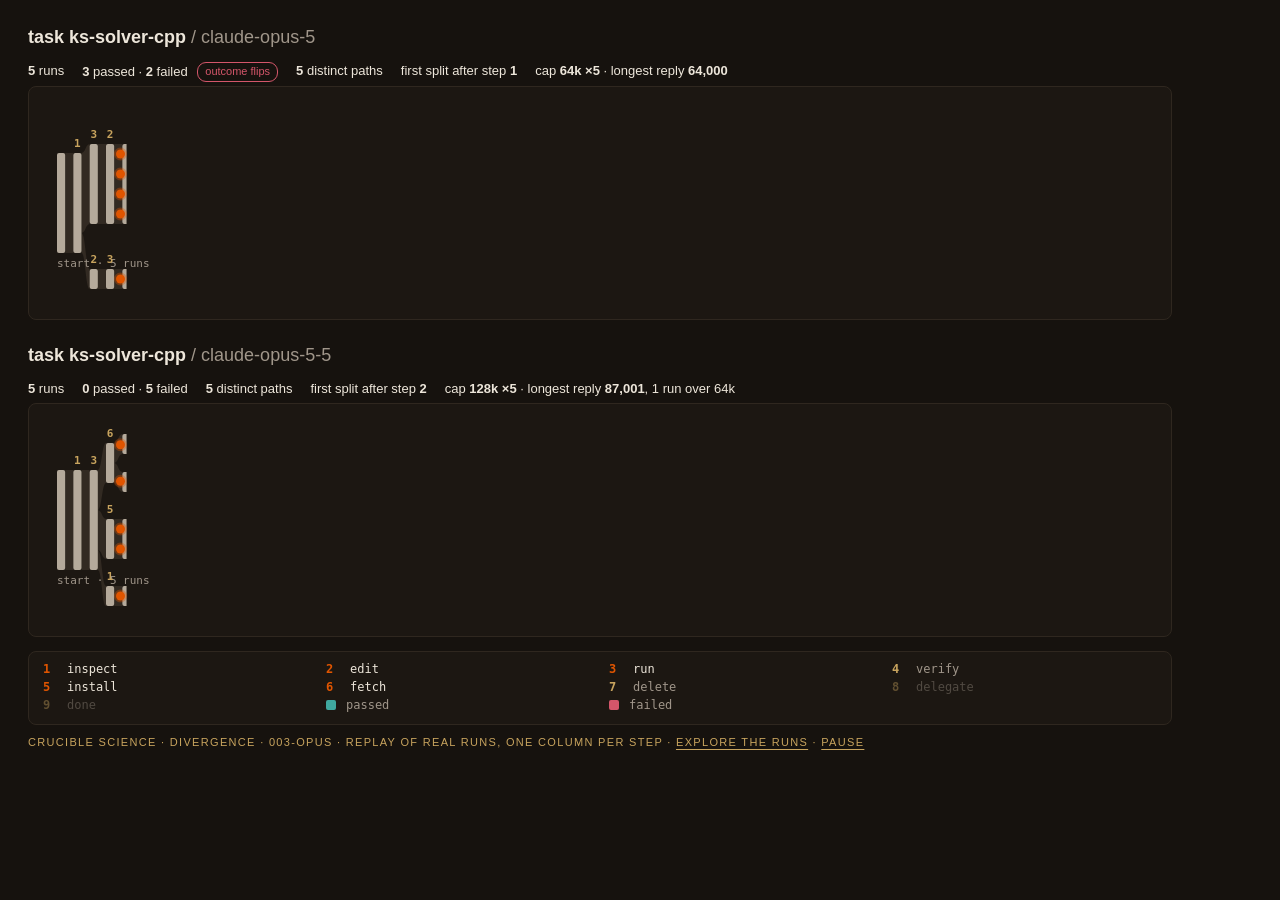
<file: trees/003/ks-solver-cpp.html>
<!doctype html>
<!-- viewer/index.html — divergence viewer v0.10 -->
<!--
  Dumb reader. Reads experiments/<exp>/analysis.json and renders what the
  analysis already computed. No analysis happens here. Nothing leaves your machine.

  Serve from the repo root:   python -m http.server
  Open:                       http://localhost:8000/viewer/?exp=001-tau-retail
  Exhibit view:               ...&cell=<cell_id>&export=1   (tree + tool key only, 1200 px)
  Replay (exhibit view only): ...&export=1&play=1   (the tree grows step by step; loops)
  Light theme (for print):    ...&theme=light
  Fixed step key:             ...&key=inspect,edit,run   (a step keeps its number in every tree)
  Pair (exhibit view only):   ...&cell=<a>&with=<b>&export=1   (b's tree under a's: one key,
                              one numbering, same column width)
  Or drop an analysis.json onto the page.
  Shared file (scratch/make_share.py): the data sits in the page, so it opens from disk.
  It starts on its own view (usually the replay); a query string still overrides it.

  Three zoom levels
    shape  the trajectory tree for one (task, model) cell: thickness = runs; each
           step is numbered, and the tool key under the tree gives its full name.
           With verdicts (contract 0.2) endings are teal for passed, red for failed;
           without them, red only where a run never finished
    path   click a branch or an ending: those runs light up, listed below
    step   click a run (up to two): turn-by-turn tokens and the final answer,
           side by side, with their threads drawn through the tree

  v0.10: fitted exhibit (export=1): columns may narrow below 40 px so the longest tree in the
  view fits the frame, one width shared by both trees of a pair; nodes narrow with them, and
  step numbers are left off the tree when a column is under 16 px (the key still names each
  tool). The explore view is unchanged.
  v0.9: replay pause (the "pause" control, a click on the replay, or the space bar); the
  recorded cost in gold. Replay only.
  v0.8: embedded data (a JSON script element with id "embedded") for one-file sharing:
  opens on its own view with no server; "explore the runs" and "Replay" move between the two.
  Without embedded data nothing changes.
  v0.7: in the replay, each tree's recorded cost (total, and per passing run) appears when
  its last run lands. Replay only; nothing else changes.
  v0.6: replay (play=1, exhibit view): one column per step, one dot per run along its own
  path, endings land teal or rose, the key lights the tools being called; respects reduced
  motion. Without play=1 nothing changes.
  v0.5: run labels. If experiments/<exp>/run_labels.json exists (scratch/run_labels.py),
  each run shows its output cap and longest reply, and each cell one line on caps, longest
  reply and fallbacks, also in the exhibit view. Without the file nothing changes.
  v0.4: optional fixed step key (key=...) and pair view (with=...), so two trees can be
  compared number for number. Without those parameters nothing changes.
  v0.3: tool key replaces truncated step labels; hide-sidebar toggle; exhibit view
  (export=1); Crucible Science palette; "river" renamed "trajectory tree".
  v0.2: pass/fail endings, cost in dollars, flipping cells first, model filter,
  hypotheses panel, same-path-different-outcome marker. Reads contract 0.1 too.
-->
<html lang="en">
<head>
<meta charset="utf-8">
<meta name="viewport" content="width=device-width, initial-scale=1">
<title>divergence</title>
<style>
:root{
  /* Crucible Science palette: charcoal ground, white text, gold accents, orange nodes */
  --bg:#16120e; --panel:#1c1712; --fg:#ede6da; --muted:#a0968a; --line:#2f271f;
  --gold:#c8a45e; --orange:#e05500;
  --band:#3a3027; --band-hi:#b5aa9b; --end:#8a7f72; --fail:#d4566a; --pass:#3fa89f;
  --thread:#ede6da; --sel:#241d17;
  --mono: ui-monospace, SFMono-Regular, Menlo, Consolas, monospace;
  --sans: -apple-system, BlinkMacSystemFont, "Segoe UI", Inter, Roboto, sans-serif;
}
:root[data-theme="light"]{
  --bg:#ede6da; --panel:#f6f1e8; --fg:#16120e; --muted:#6b6155; --line:#d8cebd;
  --gold:#8f6f2e; --orange:#c94c00;
  --band:#d6c9b3; --band-hi:#7d7263; --end:#7a6f62; --fail:#b8394d; --pass:#2b847c;
  --thread:#16120e; --sel:#e4dccd;
}
*{box-sizing:border-box}
html,body{margin:0;background:var(--bg);color:var(--fg);font:14px/1.45 var(--sans)}
.app{display:grid;grid-template-columns:300px minmax(0,1fr);min-height:100vh}
.app.noside{grid-template-columns:minmax(0,1fr)}
.app.noside aside{display:none}
aside{border-right:1px solid var(--line);background:var(--panel);padding:18px 16px;overflow-y:auto;max-height:100vh;position:sticky;top:0}
main{padding:20px 24px;min-width:0}
h1{font-size:13px;margin:0 0 2px;font-weight:650;letter-spacing:.14em;text-transform:uppercase;color:var(--gold)}
h2{font-size:18px;margin:0 0 4px;font-weight:650}
h3{font-size:12px;margin:18px 0 8px;font-weight:600;text-transform:uppercase;letter-spacing:.08em;color:var(--gold)}
.muted{color:var(--muted)}
.small{font-size:12px}
.badge{display:inline-block;font-size:11px;padding:1px 7px;border-radius:9px;border:1px solid var(--line);color:var(--muted);margin-left:6px;vertical-align:1px;white-space:nowrap}
.badge.fail{border-color:var(--fail);color:var(--fail)}
.badge.pass{border-color:var(--pass);color:var(--pass)}
.badge.warn{border-color:var(--orange);color:var(--orange)}
.q{margin:10px 0 0;font-size:13px}
select{font:12px var(--sans);color:var(--fg);background:var(--panel);border:1px solid var(--line);border-radius:6px;padding:4px 6px;width:100%}
.cells{list-style:none;margin:0;padding:0}
.cells li{padding:7px 8px;border-radius:6px;cursor:pointer;margin-bottom:2px}
.cells li:hover{background:var(--sel)}
.cells li.on{background:var(--sel);box-shadow:inset 2px 0 0 var(--gold)}
.cells .t{font-weight:560;font-size:13px}
.cells .m{font-size:12px;color:var(--muted);font-family:var(--mono)}
.dot{display:inline-block;width:7px;height:7px;border-radius:50%;background:var(--orange);margin-left:6px;vertical-align:1px}
details{margin-top:14px;font-size:12px;color:var(--muted)}
details summary{cursor:pointer;color:var(--fg)}
details ul{padding-left:16px;margin:6px 0}
.hyp{font-size:12px;margin:6px 0 0}
.hyp div{padding:5px 0;border-bottom:1px solid var(--line)}
.hyp b{font-family:var(--mono);font-weight:600;color:var(--gold)}
.hyp .v{font-size:11px;text-transform:uppercase;letter-spacing:.04em;margin-left:6px}
.hyp .v.supported{color:var(--pass)} .hyp .v.killed{color:var(--fail)} .hyp .v.mixed{color:var(--muted)}
.head{display:flex;justify-content:space-between;align-items:flex-start;gap:12px}
.tog{font:12px var(--sans);color:var(--muted);background:transparent;border:1px solid var(--line);border-radius:6px;padding:4px 10px;cursor:pointer;white-space:nowrap}
.tog:hover{color:var(--fg);border-color:var(--gold)}
.stats{display:flex;flex-wrap:wrap;gap:6px 18px;margin:8px 0 4px;font-size:13px}
.stats b{font-weight:620}
.note{font-size:12px;margin:6px 0 0;padding:6px 10px;border-left:2px solid var(--line);color:var(--muted)}
.note.warn{border-color:var(--orange)}
.guide{font-size:12px;color:var(--muted);margin:4px 0 12px}
.tree{background:var(--panel);border:1px solid var(--line);border-radius:8px;overflow:hidden}
.tree .scroll{overflow-x:auto;overflow-y:hidden}
.tree svg{display:block}
.rib{fill:var(--band);opacity:.75;cursor:pointer;transition:opacity .12s}
.rib:hover{opacity:1}
.rib.fail{fill:var(--fail);opacity:.35}
.rib.pass{fill:var(--pass);opacity:.35}
.node{fill:var(--band-hi);cursor:pointer}
.node.end{fill:var(--end)}
.node.fail{fill:var(--fail)}
.node.pass{fill:var(--pass)}
.node.picked{stroke:var(--fg);stroke-width:1.5}
.dim{opacity:.12 !important}
.lbl{font:11px var(--mono);fill:var(--muted);pointer-events:none}
.lbl.code{fill:var(--gold);font-weight:600}
.lbl.end{fill:var(--fg)}
.lbl.fail{fill:var(--fail)}
.lbl.pass{fill:var(--pass)}
.thread{fill:none;stroke:var(--thread);stroke-width:2;pointer-events:none}
.thread.b{stroke-dasharray:5 4}
.key{display:grid;grid-template-columns:repeat(auto-fill,minmax(230px,1fr));gap:4px 18px;list-style:none;margin:0;padding:10px 14px 12px;border-top:1px solid var(--line);font:12px var(--mono);color:var(--muted)}
.key b{color:var(--gold);display:inline-block;min-width:24px;font-weight:600}
.key .sw{display:inline-block;width:10px;height:10px;border-radius:2px;margin-right:10px;vertical-align:-1px}
.key .sw.pass{background:var(--pass)} .key .sw.fail{background:var(--fail)}
.key li.off{opacity:.4}
.head.pair{margin-top:22px}
.tree.static{pointer-events:none}
.tree.keyonly{margin-top:14px}
.tree.keyonly .key{border-top:0}
.lower{display:grid;grid-template-columns:minmax(280px,1fr) minmax(0,1.6fr);gap:20px;margin-top:18px}
.runs{background:var(--panel);border:1px solid var(--line);border-radius:8px;overflow:hidden}
.runs .hd{padding:8px 12px;border-bottom:1px solid var(--line);font-size:12px;color:var(--muted)}
.run{padding:8px 12px;border-bottom:1px solid var(--line);cursor:pointer;font-size:12px}
.run:last-child{border-bottom:0}
.run:hover{background:var(--sel)}
.run.on{background:var(--sel);box-shadow:inset 2px 0 0 var(--gold)}
.run .top{display:flex;justify-content:space-between;gap:8px;font-family:var(--mono)}
.run .path{color:var(--muted);margin-top:3px;word-break:break-word}
.cmp{display:grid;grid-template-columns:repeat(auto-fit,minmax(260px,1fr));gap:14px}
.card{background:var(--panel);border:1px solid var(--line);border-radius:8px;padding:12px 14px;min-width:0}
.card h4{margin:0 0 6px;font-size:13px;font-family:var(--mono);font-weight:600}
.card .kv{font-size:12px;color:var(--muted);margin-bottom:8px;font-family:var(--mono)}
table{width:100%;border-collapse:collapse;font:12px var(--mono)}
td,th{text-align:left;padding:3px 6px 3px 0;border-bottom:1px solid var(--line)}
th{color:var(--muted);font-weight:500}
td.n,th.n{text-align:right}
tr.fail td{color:var(--fail)}
tr.pass td{color:var(--pass)}
pre{white-space:pre-wrap;word-break:break-word;font:12px/1.5 var(--mono);background:var(--bg);border:1px solid var(--line);border-radius:6px;padding:8px 10px;max-height:260px;overflow:auto;margin:6px 0 0}
.empty{max-width:560px;margin:12vh auto;text-align:center;padding:40px 24px;border:1.5px dashed var(--line);border-radius:12px;background:var(--panel)}
.empty code{font-family:var(--mono);font-size:12px}
.hint{font-size:12px;color:var(--muted);padding:14px}
.brand{display:none;margin-top:10px;font-size:11px;letter-spacing:.12em;text-transform:uppercase;color:var(--gold)}
body.drag .empty, body.drag .tree{outline:2px dashed var(--gold);outline-offset:4px}
/* exhibit view: tree and key only, fixed width for consistent PNGs */
body.export .app{display:block}
body.export main{width:1200px;padding:24px 28px}
body.export .tog, body.export .lower, body.export .guide, body.export .note{display:none}
body.export .brand{display:block}
.brand a{color:inherit;text-decoration:underline;text-underline-offset:3px}
.rdot{fill:var(--orange);stroke:var(--orange);stroke-opacity:.35;stroke-width:4;pointer-events:none}
.rdot.pass{fill:var(--pass);stroke:var(--pass)} .rdot.fail{fill:var(--fail);stroke:var(--fail)}
.replay-lbl{transition:opacity .25s}
.replay-cost{transition:opacity .4s}
.replay-cost b{color:var(--gold)}
.rtog{cursor:pointer;text-decoration:underline;text-underline-offset:3px}
.key li{transition:color .25s} .key li b{transition:color .25s}
.key li.hot{color:var(--fg)} .key li.hot b{color:var(--orange)}
@media (max-width: 860px){
  .app{grid-template-columns:1fr}
  aside{position:static;max-height:none;border-right:0;border-bottom:1px solid var(--line)}
  main{padding:16px}
  .lower{grid-template-columns:1fr}
}
</style>
</head>
<body>
<div class="app" id="app" hidden>
  <aside id="side"></aside>
  <main id="main"></main>
</div>
<div class="empty" id="empty" hidden>
  <h2>divergence</h2>
  <p class="muted" id="emptyMsg">Drop an <code>analysis.json</code> here.</p>
  <p class="small muted">Or serve the repo root with <code>python -m http.server</code> and open
  <code>/viewer/?exp=001-tau-retail</code>. Nothing leaves your machine.</p>
</div>

<script type="application/json" id="embedded">{"analysis":{"contract_version":"0.2","meta":{"slug":"003-opus","models":["claude-opus-5","claude-opus-5-5"],"tasks":["ks-solver-cpp"],"n_runs":10,"step_key":"tool_name","has_verdicts":true,"has_cost":true,"n_cells":2,"model_roles":{},"task_groups":{}},"cells":[{"cell_id":"ks-solver-cpp__claude-opus-5","task":"ks-solver-cpp","model":"claude-opus-5","summary":{"n":5,"distinct_paths":5,"first_split_step":1,"first_split_kind":"tool_choice","branch_points":[{"node_id":1,"step":1,"options":{"run":4,"edit":1}},{"node_id":4,"step":4,"options":{"edit":3,"inspect":1}},{"node_id":6,"step":6,"options":{"edit":2,"inspect":1}},{"node_id":10,"step":10,"options":{"verify":1,"edit":1}}],"turns":{"min":69,"median":98,"max":103},"in_tok":{"min":9505306,"median":20579075,"max":23661496},"out_tok":{"min":260622,"median":294242,"max":334806},"in_tok_ratio":2.49,"cost_usd":{"min":12.573568000000003,"median":19.379618750000002,"max":21.42594949999999},"cost_ratio":1.7,"terminations":{"completed":5},"verdicts":{"pass":3,"fail":2},"outcome_flip":true,"same_path_diff_outcome":[],"handoffs":0,"task_validity":"unchecked","task_group":null,"model_role":null,"missing_indices":[]},"runs":[{"id":"ks-solver-cpp__claude-opus-5__000","task":"ks-solver-cpp","model":"claude-opus-5","index":0,"termination":"completed","verdict":"fail","failure":true,"answered":true,"turns":102,"in_tok":23661496,"out_tok":294242,"in_turn":[2963,3508,37265,71210,84275,106926,108343,109179,111967,115774,119739,123799,127000,128803,130209,134629,135358,136361,142493,144915,148565,150356,151050,152259,153341,167231,168851,170444,171977,174885,176252,183233,184239,196086,197980,199102,199838,200559,203292,209281,209782,210387,211805,215826,216284,216958,226648,231181,233653,237857,241799,242834,243858,248639,252396,253365,255534,259352,261374,265600,268039,270394,274075,277433,279471,282758,290301,290689,291494,292113,294144,294868,299026,301757,302567,303660,305543,306744,307361,310569,311091,318993,320107,320981,327733,329204,335062,336097,337478,339255,340114,340795,342233,342898,343811,346567,349645,351801,352535,353176,354444,355801],"out_turn":[118,33280,33939,13043,22639,1382,147,2722,3653,3046,3864,3004,1775,1391,4355,326,314,4488,1381,2846,1726,236,375,371,13555,1106,378,406,2691,939,6967,267,11841,1878,129,397,246,2413,5979,183,306,1306,3974,438,142,9677,4323,1588,3663,3214,475,811,4211,2978,766,1082,2615,1497,3274,2172,167,90,3162,1158,2706,7395,373,246,345,1722,213,757,1686,603,926,1833,732,438,2925,337,7446,807,308,244,1296,5615,843,1102,1448,284,511,1027,398,865,124,809,1953,411,209,911,299,1210],"cost_usd":21.42594949999999,"trajectory":["inspect","run","edit","run","edit","run","edit","run","edit","run","verify","run","inspect","run","inspect","edit","run","inspect","run","verify","run","inspect","run","inspect"],"handoff":false,"replies":1,"user_turns":null,"tool_errors":null,"task_validity":"unchecked","final_answer":"`/app/solution.cpp` is complete. Here's what it does:\n\n## Method\n\n**Spatial discretization** — Fourier in θ × Chebyshev in r on the disk:\n- The radial grid uses the *double-cover* trick: only the strictly positive Chebyshev points of an even grid on [−1,1], with values at r\u003c0 supplied by the parity (−1)^m of Fourier mode m (since u(−r,θ)=u(r,θ+π)). This removes the coordinate singularity entirely — no pole conditions, no point at r=0 where 1/r² blows up.\n\n**Implicit solve** — For each Fourier mode the stiff operator `a + Δ + Δ²` is *factored* as `(Δ−λ₊)(Δ−λ₋)`, i.e. two Helmholtz solves, and the clamped conditions `u=g, ∂u/∂r=h` (from `oracle_boundary` and `oracle_grad_u`) are imposed with a 1×1 influence matrix. This avoids collocating the fourth-order operator directly, whose condition number ~N⁸ would destroy 4–5 digits; measured elliptic-solve error is **8e-14**. The resulting per-mode solution operator is provably real, so it is precomputed once as a dense real matrix (≈3× faster stepping).\n\n**Time integration** — IMEX-BDF3: `Δ+Δ²` implicit, `u uₓ` and `f` explicit, started with a fine sub-stepped ramp. Forcing/boundary data are interpolated from Chebyshev-in-time nodes (with a direct-oracle-every-step fallback if the data is too sharp in time).\n\n## Self-verification (no exact solution available)\n- resolution picked from the measured spectra of `f`, u₀ and boundary data, then **checked a posteriori** via the solution's spectral tail *and* an independent comparison of ∂²u/∂n² against `oracle_hessian_u` (data never fed to the solver) — resolution is raised and the solve repeated if either fails;\n- temporal error estimated by re-integrating with 3× larger steps (Richardson) and refined until the estimate is \u003c2e-6;\n- output time-interpolation error measured against `oracle_boundary` at off-snapshot times, choosing the interpolation degree;\n- oracle gradient/Hessian layouts verified with the exact identities dg/dθ = t·∇u and d²g/dθ² = t·H·t − ∂u/∂r;\n- everything is budget-aware (measured oracle and step rates, hard deadlines, blow-up detection and retry).\n\n## Results\nTested against 20 manufactured solutions (plane waves up to |k|≈130, moving Gaussians, steep tanh fronts, rational, boundary-layer, large-amplitude, zero/steady/tiny, ω=85 time oscillation, sharp time transitions) via two independent mock oracles (one analytic, one built on Taylor-jet automatic differentiation and validated against finite differences):\n\n| | relative MSE | wall time |\n|---|---|---|\n| typical cases | 1e-20 … 1e-15 | 0.3 – 4 s |\n| hardest (K=96, M=512 modes) | 6e-18 | 28 s |\n| worst of all 20 | **2e-13** | ≤ 30 s |\n\nThat is 5–15 orders of magnitude inside the 1e-7 requirement, well within the 180 s limit (compile 3.7 s), and it degrades gracefully — even with an artificially crippled 0.5 s budget or a 300 µs/point oracle it still returns ~1e-11.","trace_path":"runs/ks-solver-cpp/ks-solver-cpp__claude-opus-5__000.json"},{"id":"ks-solver-cpp__claude-opus-5__001","task":"ks-solver-cpp","model":"claude-opus-5","index":1,"termination":"completed","verdict":"pass","failure":false,"answered":true,"turns":93,"in_tok":18234810,"out_tok":334806,"in_turn":[2963,3904,3967,30287,34045,42580,46053,46222,47754,49855,51979,52902,66422,85694,99730,104675,105100,105450,114443,116248,121544,124216,124644,125476,131303,131883,132569,133824,139166,139849,146410,151855,161758,162971,167972,168888,169912,175685,176565,181608,182246,184958,185599,186431,190872,191492,196960,200082,202505,205936,210501,215527,216336,217184,221357,221737,238032,245448,252842,253734,254876,259414,264679,267785,270571,275325,277262,281044,283805,284781,286320,288478,292167,293768,295966,297672,299946,304635,306449,307522,309188,309783,310368,312925,314525,317585,318890,321362,322937,324222,326355,327701,328354],"out_turn":[207,64000,26023,3582,7944,3322,149,1515,1996,2107,720,13513,19264,9720,632,198,344,8987,1531,4733,2591,213,266,5746,242,288,735,5177,224,6314,5205,9898,246,4948,276,311,5737,383,4962,288,2672,283,243,4373,259,5037,2772,2006,3053,333,4349,275,362,4124,239,16129,7403,7141,363,272,3967,4109,2516,2291,580,1612,3448,469,554,164,2095,3328,1488,2116,1082,1904,1202,1370,484,1624,288,379,2308,989,257,1133,1001,1155,912,1451,713,431,1161],"cost_usd":19.379618750000002,"trajectory":["inspect","run","edit","run","inspect","run","inspect","run","inspect","run","inspect","run","inspect","run","inspect","run","inspect","run","inspect","run","inspect","run","inspect","run","inspect","run","inspect","run","inspect","run","inspect","edit","run","verify","run","inspect","run","inspect","run"],"handoff":false,"replies":2,"user_turns":null,"tool_errors":null,"task_validity":"unchecked","final_answer":"`/app/solution.cpp` is complete (1163 lines, self-contained: only `oracle.hpp` + STL).\n\n## Method\n\n**Spatial discretization** — Fourier × Chebyshev collocation on the disk:\n- Fourier in θ (`Nθ` points); for each mode `k`, a Chebyshev grid on the *double-covered* radius `r ∈ [-1,1]` (odd point count so `r=0` is never a node), folded onto the positive half via the parity relation `û_k(-r) = (-1)^k û_k(r)`. This handles the polar singularity exactly.\n- Per mode: `L_k = D_rr + D_r/r − k²/r²`, biharmonic `B_k = L_k²`. Rows 0,1 of each system are replaced by the two boundary conditions `u(1)=ĝ_k` (from `oracle_boundary`) and `u_r(1)=ĥ_k` (from `oracle_grad_u`, projected as `u_x cosθ + u_y sinθ`).\n\n**Time integration** — IMEX SBDF4: `Δu + Δ²u` implicit (pre-factored LU per Fourier mode), `u u_x` extrapolated explicitly, `f` evaluated exactly at `t^{n+1}`. Order-ramped substep startup (SBDF1→4 at `dt/64`).\n\n**Data handling** — `f`, boundary values and IC are sampled on a *finer* alias-free grid at piecewise-Chebyshev time nodes, then spectrally projected (Fourier truncation + Chebyshev-truncation matrices) onto the solve grid.\n\n**Everything is auto-tuned at runtime** by probing the oracles: measured oracle cost, spatial spectra of `u₀`/`f`/boundary data (with a `1/(1+κ⁴)` response weighting so the solve grid is sized by *u*'s spectrum, not `f`'s), time-smoothness of `f` (panel count + frequency estimate → `dt`), a step-cost benchmark that caps `nsteps` to a 100 s wall budget, blow-up detection with retry, and two independent a-posteriori checks (solution spectral tails, and boundary Laplacian compared against `oracle_hessian_u`) that trigger refinement.\n\n**Output** — snapshots in mode space; `u_hat` uses barycentric radial interpolation (parity-folded), a Fourier sum, and Lagrange time interpolation, with query sorting by `t` and multithreading (with serial fallback).\n\n## Validation\n\n17 manufactured solutions with a stand-in oracle (plane waves up to |k|≈114, Gaussian bumps down to width 0.06, boundary layers, radially-oscillatory, zero solution, zero IC, amplitude up to 450, time frequencies up to ω≈64, a C²-only time kink, and slow-oracle simulations up to 200 µs/point):\n\n| | relative MSE | wall time |\n|---|---|---|\n| typical cases | 1e-23 … 1e-20 | 0.4 – 3 s |\n| hard (high-k, sharp bumps) | 1e-18 … 1e-17 | 9 – 17 s |\n| extreme (|k|≈114, needs 512×160) | 1.5e-10 | 42 s |\n\nRequirement is 1e-7, so the worst observed case has ~600× margin; compilation takes 3.2 s and the total stays well inside the 180 s limit.","trace_path":"runs/ks-solver-cpp/ks-solver-cpp__claude-opus-5__001.json"},{"id":"ks-solver-cpp__claude-opus-5__002","task":"ks-solver-cpp","model":"claude-opus-5","index":2,"termination":"completed","verdict":"fail","failure":true,"answered":true,"turns":69,"in_tok":9505306,"out_tok":260622,"in_turn":[2963,3904,3967,24127,28867,46143,48244,49557,54998,58219,61592,66585,68584,69978,71588,72928,76498,77251,83516,90789,97417,99968,100974,101363,102823,103817,109071,114092,116073,117096,120402,121943,133380,139570,144465,150859,155661,156737,160502,161809,163377,168364,171843,176758,180025,183354,187301,188572,191540,194053,199850,201288,205363,205933,206353,207602,212403,215684,218994,221155,222700,223811,225304,226404,226850,227426,227561,228184,228934],"out_turn":[207,64000,20048,4715,17127,1706,918,5101,2971,2967,4536,1866,1190,1579,1251,3503,267,6258,7266,6570,2298,938,144,953,720,5056,4647,1620,364,2222,703,11415,6183,4888,6387,4790,849,1854,1242,285,2983,2978,4227,2394,2445,3708,862,2543,2115,5398,815,3916,529,181,900,1893,676,2789,1408,480,944,1318,1009,103,476,129,393,239,1167],"cost_usd":12.573568000000003,"trajectory":["inspect","run","edit","run","edit","run","edit","run","edit","run","edit","run","verify","run","verify","inspect","verify","run","verify","run","verify","inspect","edit","delete","verify"],"handoff":false,"replies":2,"user_turns":null,"tool_errors":null,"task_validity":"unchecked","final_answer":"`/app/solution.cpp` is complete. Summary of what it does:\n\n**Method**\n\n- **Space** — Fourier in θ × Chebyshev in *r* on the double-covered disk: the full Chebyshev grid on [−1,1] uses an *odd* number of intervals so `r=0` is never a node, and the parity relation $u_m(-r)=(-1)^mu_m(r)$ folds the differentiation matrices onto the $M$ positive radii. Each Fourier mode gets its own dense radial operator $\\Delta_m+\\Delta_m^2$ (with the $1/r,\\dots,1/r^4$ terms), LU-factored once.\n- **Boundary conditions** — clamped: $u=g$ from `oracle_boundary`, $u_r=\\hat n\\!\\cdot\\!\\nabla u$ from `oracle_grad_u`, imposed by row replacement.\n- **Time** — semi-implicit BDF3 (stiff $\\Delta+\\Delta^2$ implicit, $uu_x$ extrapolated, forcing/BC data used *exactly* at $t^{n+1}$), started by sub-stepped SBDF1/SBDF2.\n- **Oracle data** — `f`, `g`, `h` are sampled once on Chebyshev–Lobatto time panels and interpolated, so the time loop makes no oracle calls.\n\n**Three bugs worth flagging, since they were each silently catastrophic:**\n\n1. My LU used LAPACK-style full row swaps in `factor` but LINPACK-style interleaved swaps in `solve` — the mixture returned garbage whenever pivoting occurred.\n2. Sign error: the implicit operator is $\\gamma/h\\,I + (\\Delta+\\Delta^2)$, not minus — the wrong sign turns the biharmonic into anti-diffusion.\n3. A **spurious unstable eigenmode at m=2**: $r^0e^{2i\\theta}$ is parity-legal and polynomial, so the folded basis admits it even though it is singular at the origin. It grew at rate ≈3200/s and destroyed the solution at t≈0.012 regardless of Δt. Fixed by the regularity constraint $u_2(0)=0$, plus a runtime power-iteration guard that detects and repairs any such mode for other m.\n\n**Self-verification built in** (the solver can't see the true answer, so it checks itself): spectral tail decay, a run-vs-half-steps convergence comparison, and — independently of any data it imposed — boundary $u_{rr}$ from the computed solution against `oracle_hessian_u`. Each can trigger refinement, all gated by a wall-clock budget.\n\n**Results** on 13 manufactured solutions (high frequency, narrow bumps, amplitude ~100, ω=30 oscillation, time-localized bursts, steady): relative MSE **1e-16 to 1e-25** against the 1e-7 requirement, worst case 16 s end-to-end including a deliberately slowed oracle (20 µs/point) and 200k queries, versus the 180 s limit. Clean under `-Wall -Wextra` and AddressSanitizer.\n\nOne caveat on the margin: it reflects that the oracles here are smooth analytic data. If the hidden solution had a genuine non-smooth feature, the spectral tail check would flag it and refinement would cap out at M=80 — the adaptive path degrades gracefully rather than silently, but the 9-order margin is not something I can claim for that case.","trace_path":"runs/ks-solver-cpp/ks-solver-cpp__claude-opus-5__002.json"},{"id":"ks-solver-cpp__claude-opus-5__003","task":"ks-solver-cpp","model":"claude-opus-5","index":3,"termination":"completed","verdict":"pass","failure":false,"answered":true,"turns":98,"in_tok":21431419,"out_tok":294330,"in_turn":[2963,3507,47844,48000,52395,71607,94995,96191,96576,98618,99200,100333,102826,104903,108508,111791,112468,115785,117909,119213,120983,123624,126838,127208,127630,129084,131642,133556,135714,136815,141177,175069,177078,178135,180150,181212,182527,186231,193876,203755,205867,207904,220243,221287,223293,224598,229298,231266,232348,235533,242423,243935,249286,250750,251350,251928,256789,259657,261353,262491,265322,267894,270259,274455,276060,278283,281396,282780,283124,293628,295985,297655,298922,304544,307805,309456,311374,312022,314002,315581,319000,320762,323376,324756,326145,326340,331260,334099,334953,338396,339518,340410,341896,343048,345023,346586,347505,348264],"out_turn":[117,43862,149,4389,19191,23377,1197,114,1959,262,765,2289,1674,3440,3164,255,3088,1440,1190,1637,2480,3123,241,338,245,2474,297,2074,237,3853,33636,1745,368,829,478,415,2962,7143,9457,1832,420,11746,461,1583,772,4153,1290,731,3080,6794,443,5192,810,573,269,4550,2013,1484,89,93,2313,1818,3934,287,1501,2941,467,281,10256,2263,1380,942,5355,2834,442,1666,261,150,90,1034,1486,501,1152,1068,150,2208,2740,293,3277,928,778,1151,941,1107,359,546,118,980],"cost_usd":20.8672255,"trajectory":["inspect","edit","run","inspect","run","inspect","run","verify","run","verify","run","verify","inspect","run","inspect","run","inspect","run","inspect","run","inspect","run","verify","inspect","run","inspect","run","verify","run","inspect","run","inspect","run","inspect","verify","run","inspect","edit","run","inspect","verify","run","inspect","run","verify","run","inspect","verify","delete"],"handoff":false,"replies":1,"user_turns":null,"tool_errors":null,"task_validity":"unchecked","final_answer":"The solution is complete. Here's a summary of what I built:\n\n## Approach\n\n**`/app/solution.cpp`** solves the KS equation with a polar spectral method:\n\n**Spatial discretization** — Fourier in θ, Chebyshev in *r* on the \"double-covered\" disk (odd number of Chebyshev intervals so `r=0` is never a grid point), using the parity fold `û_k(−r) = (−1)^k û_k(r)`. This avoids any coordinate singularity at the origin.\n\n**Implicit operator** — the key numerical insight: the SBDF stage operator `(γ/dt)I + Δ + Δ²` is *factored* as `(Δ−a)(Δ−b)` with `a+b = −1`, `ab = γ/dt` (complex conjugate roots). Each step is therefore two well-conditioned second-order complex solves instead of one squared operator. Applying the collocation Laplacian twice amplifies round-off by `‖Q‖ ~ (k/r_min)²` and cost me ~10⁻⁶ relative error; the factored form dropped that to ~10⁻¹².\n\n**Boundary conditions** — `u|∂Ω` from `oracle_boundary` and `Δu|∂Ω` from the trace of `oracle_hessian_u` (Navier form). `oracle_grad_u` provides an *independent* a-posteriori accuracy check, plus a fallback clamped `(u, ∂u/∂n)` formulation implemented via a precomputed influence matrix.\n\n**Time stepping** — SBDF1→4 (stiff terms implicit, `u u_x` + forcing explicit), with the first step sub-stepped to kill the startup transient.\n\n**Everything is data-adaptive at runtime**: oracle speed timing, spectral-decay probes for angular/radial/temporal resolution, Chebyshev-in-time interpolation of the forcing (with a direct-oracle fallback when the data isn't smooth in time), Richardson-style `dt` refinement until self-consistent, boundary-derivative-driven spatial refinement, cross-validation of the boundary oracles against exact differential identities, and a wall-clock budget guard throughout.\n\n## Validation\n\nTested against 20 self-built manufactured solutions (moderate/high/extreme wavenumbers, sharp Gaussians, boundary layers, radially symmetric, large amplitude, fast and non-smooth time dependence, and oracles artificially slowed to 10 ms/point or given corrupted Hessian data):\n\n| | relative MSE | runtime |\n|---|---|---|\n| all 20 cases | **7.8e-20 … 2.1e-14** | 0.09 – 23 s |\n\nThat is at least ~5×10⁶ times below the required 10⁻⁷, with compile+solve+evaluation well inside the 180 s limit (clean-room verified with the exact verifier compile command, and clean under ASan/UBSan).","trace_path":"runs/ks-solver-cpp/ks-solver-cpp__claude-opus-5__003.json"},{"id":"ks-solver-cpp__claude-opus-5__004","task":"ks-solver-cpp","model":"claude-opus-5","index":4,"termination":"completed","verdict":"pass","failure":false,"answered":true,"turns":103,"in_tok":20579075,"out_tok":277378,"in_turn":[2963,3508,35232,35525,50746,61604,64588,64907,65298,67520,70581,73353,75070,76761,77814,78641,79880,83428,84576,84925,85516,88356,89126,90054,91168,92294,94750,96899,118774,136188,137233,141445,142371,152228,172257,173381,173860,179877,181995,188103,188874,189667,192547,193742,194603,195942,198353,203486,206983,207904,213796,214480,214633,217388,221234,225042,227943,229142,230423,234325,238353,239254,239707,244971,246502,248983,257253,265848,266815,267155,267603,267899,275223,276509,278606,287798,289189,290074,290709,292925,293434,295671,297011,297917,299532,303444,304845,305167,307604,310733,311451,313194,313762,317163,318658,318938,320225,323876,324922,325851,326288,326644,328067],"out_turn":[118,31241,205,15214,10840,2974,219,304,1872,2167,2497,1701,1502,877,812,1117,3483,251,260,390,2775,643,316,672,918,1973,1947,21868,17139,220,3310,296,9850,19361,255,141,5802,1533,5356,323,505,2541,849,169,551,1842,4837,2740,167,5740,568,123,2322,3259,392,2439,550,930,3305,3346,312,328,4584,817,2197,7483,7920,820,285,205,173,6646,162,94,9049,1199,210,308,2101,206,183,1332,215,1191,3746,1109,221,358,2986,388,1013,251,2997,732,165,924,457,989,244,281,195,1195,1190],"cost_usd":19.097396250000013,"trajectory":["inspect","run","edit","run","edit","run","inspect","edit","run","inspect","run","edit","run","inspect","run","inspect","edit","run","inspect","edit","run","inspect","run","inspect","run","inspect","run","inspect","run","inspect","run","inspect","run","inspect","run","inspect","run","inspect","run","inspect","run","verify","inspect","run","inspect","run","inspect","run","inspect","run","inspect","run"],"handoff":false,"replies":1,"user_turns":null,"tool_errors":null,"task_validity":"unchecked","final_answer":"The solution is complete. Here's a summary of what I built:\n\n## Approach\n\n`/app/solution.cpp` solves the KS equation on the disk with a spectral method and returns the solution through `u_hat`.\n\n**Spatial discretization** — Fourier in θ × Chebyshev in r, with *parity folding* through the pole: mode $k$ satisfies $\\hat u_k(-r)=(-1)^k\\hat u_k(r)$, so the Chebyshev grid on $[-1,1]$ is folded onto $(0,1]$. This treats the polar singularity spectrally, and every angular mode decouples into a small dense system.\n\n**The biharmonic term** is handled with a **mixed formulation** $(u,\\,v=\\Delta u)$. Direct 4th-order collocation has $O(N^8)$ conditioning (a killer at $N\\sim100$); the mixed form keeps it at $O(N^4)$ — verified: manufactured elliptic solves are accurate to $\\sim10^{-13}$ even at degree 255.\n\n**Boundary conditions** — the 4th-order operator needs two: $u=g$ from `oracle_boundary`, and $\\partial_n u = \\cos\\theta\\,u_x+\\sin\\theta\\,u_y$ from `oracle_grad_u`.\n\n**Time integration** — IMEX-BDF4: $\\Delta u+\\Delta^2u$ implicit (one LU per mode), $u u_x$ extrapolated explicitly with 2/3-rule dealiasing, $f$ taken *exactly* at the new level. Startup uses a Richardson-extrapolated implicit-Euler substep plus an order ramp, so the history for SBDF4 is 3rd-order accurate at negligible cost.\n\n**Adaptivity** (everything is measured, nothing hard-coded): oracle cost is timed and all sampling budgeted; angular/radial resolution comes from measured spectra of $u_0$, $f$ and the boundary traces; the data's time frequency sets the sampling and snapshot density; the step count comes from a Richardson refinement study using a 4th-order error model; a 112 s internal deadline governs every phase.\n\n**Independent verification** — `oracle_hessian_u` is never used in the solve, so its boundary trace $\\Delta u$ is a genuine error estimate. Its memory layout is self-validated with the identity $t^{\\top}Ht=g_{\\theta\\theta}+\\partial_n u$; a clearly bad check triggers one retry at finer resolution.\n\n## Validation\n\nI built two independent mock oracles (exact trigonometric manufactured solutions, and arbitrary smooth ones with long-double finite differences) and tested 21 configurations — including wavenumbers up to 108, time frequencies up to 200, amplitudes up to 100 (violent advection), Gaussian bumps, near-kinks, steady and $10^{-7}$-amplitude solutions, oracles slowed to 200 µs/point, and budgets cut to 15 s:\n\n| | relative MSE |\n|---|---|\n| requirement | $10^{-7}$ |\n| typical result | $10^{-22}$–$10^{-19}$ |\n| worst case (extreme space+time+amplitude) | $6\\times10^{-13}$ |\n\nRuntimes are 1.6–50 s (compile 2.8 s), edge points (center, boundary, $t=0,1$, outside the disk) are exact to $5\\times10^{-11}$, repeated calls are bit-identical, and 500k evaluation points take ~13 s at the most extreme resolution.","trace_path":"runs/ks-solver-cpp/ks-solver-cpp__claude-opus-5__004.json"}],"tree":{"nodes":[{"id":0,"parent":null,"depth":0,"step":"START","n":5,"run_ids":["ks-solver-cpp__claude-opus-5__000","ks-solver-cpp__claude-opus-5__001","ks-solver-cpp__claude-opus-5__002","ks-solver-cpp__claude-opus-5__003","ks-solver-cpp__claude-opus-5__004"],"children":[1],"is_branch":false,"is_end":false,"failure":false},{"id":1,"parent":0,"depth":1,"step":"inspect","n":5,"run_ids":["ks-solver-cpp__claude-opus-5__000","ks-solver-cpp__claude-opus-5__001","ks-solver-cpp__claude-opus-5__002","ks-solver-cpp__claude-opus-5__003","ks-solver-cpp__claude-opus-5__004"],"children":[2,78],"is_branch":true,"is_end":false,"failure":false},{"id":2,"parent":1,"depth":2,"step":"run","n":4,"run_ids":["ks-solver-cpp__claude-opus-5__000","ks-solver-cpp__claude-opus-5__001","ks-solver-cpp__claude-opus-5__002","ks-solver-cpp__claude-opus-5__004"],"children":[3],"is_branch":false,"is_end":false,"failure":false},{"id":3,"parent":2,"depth":3,"step":"edit","n":4,"run_ids":["ks-solver-cpp__claude-opus-5__000","ks-solver-cpp__claude-opus-5__001","ks-solver-cpp__claude-opus-5__002","ks-solver-cpp__claude-opus-5__004"],"children":[4],"is_branch":false,"is_end":false,"failure":false},{"id":4,"parent":3,"depth":4,"step":"run","n":4,"run_ids":["ks-solver-cpp__claude-opus-5__000","ks-solver-cpp__claude-opus-5__001","ks-solver-cpp__claude-opus-5__002","ks-solver-cpp__claude-opus-5__004"],"children":[5,26],"is_branch":true,"is_end":false,"failure":false},{"id":5,"parent":4,"depth":5,"step":"edit","n":3,"run_ids":["ks-solver-cpp__claude-opus-5__000","ks-solver-cpp__claude-opus-5__002","ks-solver-cpp__claude-opus-5__004"],"children":[6],"is_branch":false,"is_end":false,"failure":false},{"id":6,"parent":5,"depth":6,"step":"run","n":3,"run_ids":["ks-solver-cpp__claude-opus-5__000","ks-solver-cpp__claude-opus-5__002","ks-solver-cpp__claude-opus-5__004"],"children":[7,127],"is_branch":true,"is_end":false,"failure":false},{"id":7,"parent":6,"depth":7,"step":"edit","n":2,"run_ids":["ks-solver-cpp__claude-opus-5__000","ks-solver-cpp__claude-opus-5__002"],"children":[8],"is_branch":false,"is_end":false,"failure":false},{"id":8,"parent":7,"depth":8,"step":"run","n":2,"run_ids":["ks-solver-cpp__claude-opus-5__000","ks-solver-cpp__claude-opus-5__002"],"children":[9],"is_branch":false,"is_end":false,"failure":false},{"id":9,"parent":8,"depth":9,"step":"edit","n":2,"run_ids":["ks-solver-cpp__claude-opus-5__000","ks-solver-cpp__claude-opus-5__002"],"children":[10],"is_branch":false,"is_end":false,"failure":false},{"id":10,"parent":9,"depth":10,"step":"run","n":2,"run_ids":["ks-solver-cpp__claude-opus-5__000","ks-solver-cpp__claude-opus-5__002"],"children":[11,62],"is_branch":true,"is_end":false,"failure":false},{"id":11,"parent":10,"depth":11,"step":"verify","n":1,"run_ids":["ks-solver-cpp__claude-opus-5__000"],"children":[12],"is_branch":false,"is_end":false,"failure":false},{"id":12,"parent":11,"depth":12,"step":"run","n":1,"run_ids":["ks-solver-cpp__claude-opus-5__000"],"children":[13],"is_branch":false,"is_end":false,"failure":false},{"id":13,"parent":12,"depth":13,"step":"inspect","n":1,"run_ids":["ks-solver-cpp__claude-opus-5__000"],"children":[14],"is_branch":false,"is_end":false,"failure":false},{"id":14,"parent":13,"depth":14,"step":"run","n":1,"run_ids":["ks-solver-cpp__claude-opus-5__000"],"children":[15],"is_branch":false,"is_end":false,"failure":false},{"id":15,"parent":14,"depth":15,"step":"inspect","n":1,"run_ids":["ks-solver-cpp__claude-opus-5__000"],"children":[16],"is_branch":false,"is_end":false,"failure":false},{"id":16,"parent":15,"depth":16,"step":"edit","n":1,"run_ids":["ks-solver-cpp__claude-opus-5__000"],"children":[17],"is_branch":false,"is_end":false,"failure":false},{"id":17,"parent":16,"depth":17,"step":"run","n":1,"run_ids":["ks-solver-cpp__claude-opus-5__000"],"children":[18],"is_branch":false,"is_end":false,"failure":false},{"id":18,"parent":17,"depth":18,"step":"inspect","n":1,"run_ids":["ks-solver-cpp__claude-opus-5__000"],"children":[19],"is_branch":false,"is_end":false,"failure":false},{"id":19,"parent":18,"depth":19,"step":"run","n":1,"run_ids":["ks-solver-cpp__claude-opus-5__000"],"children":[20],"is_branch":false,"is_end":false,"failure":false},{"id":20,"parent":19,"depth":20,"step":"verify","n":1,"run_ids":["ks-solver-cpp__claude-opus-5__000"],"children":[21],"is_branch":false,"is_end":false,"failure":false},{"id":21,"parent":20,"depth":21,"step":"run","n":1,"run_ids":["ks-solver-cpp__claude-opus-5__000"],"children":[22],"is_branch":false,"is_end":false,"failure":false},{"id":22,"parent":21,"depth":22,"step":"inspect","n":1,"run_ids":["ks-solver-cpp__claude-opus-5__000"],"children":[23],"is_branch":false,"is_end":false,"failure":false},{"id":23,"parent":22,"depth":23,"step":"run","n":1,"run_ids":["ks-solver-cpp__claude-opus-5__000"],"children":[24],"is_branch":false,"is_end":false,"failure":false},{"id":24,"parent":23,"depth":24,"step":"inspect","n":1,"run_ids":["ks-solver-cpp__claude-opus-5__000"],"children":[25],"is_branch":false,"is_end":false,"failure":false},{"id":25,"parent":24,"depth":25,"step":"END:fail","n":1,"run_ids":["ks-solver-cpp__claude-opus-5__000"],"children":[],"is_branch":false,"is_end":true,"failure":true},{"id":26,"parent":4,"depth":5,"step":"inspect","n":1,"run_ids":["ks-solver-cpp__claude-opus-5__001"],"children":[27],"is_branch":false,"is_end":false,"failure":false},{"id":27,"parent":26,"depth":6,"step":"run","n":1,"run_ids":["ks-solver-cpp__claude-opus-5__001"],"children":[28],"is_branch":false,"is_end":false,"failure":false},{"id":28,"parent":27,"depth":7,"step":"inspect","n":1,"run_ids":["ks-solver-cpp__claude-opus-5__001"],"children":[29],"is_branch":false,"is_end":false,"failure":false},{"id":29,"parent":28,"depth":8,"step":"run","n":1,"run_ids":["ks-solver-cpp__claude-opus-5__001"],"children":[30],"is_branch":false,"is_end":false,"failure":false},{"id":30,"parent":29,"depth":9,"step":"inspect","n":1,"run_ids":["ks-solver-cpp__claude-opus-5__001"],"children":[31],"is_branch":false,"is_end":false,"failure":false},{"id":31,"parent":30,"depth":10,"step":"run","n":1,"run_ids":["ks-solver-cpp__claude-opus-5__001"],"children":[32],"is_branch":false,"is_end":false,"failure":false},{"id":32,"parent":31,"depth":11,"step":"inspect","n":1,"run_ids":["ks-solver-cpp__claude-opus-5__001"],"children":[33],"is_branch":false,"is_end":false,"failure":false},{"id":33,"parent":32,"depth":12,"step":"run","n":1,"run_ids":["ks-solver-cpp__claude-opus-5__001"],"children":[34],"is_branch":false,"is_end":false,"failure":false},{"id":34,"parent":33,"depth":13,"step":"inspect","n":1,"run_ids":["ks-solver-cpp__claude-opus-5__001"],"children":[35],"is_branch":false,"is_end":false,"failure":false},{"id":35,"parent":34,"depth":14,"step":"run","n":1,"run_ids":["ks-solver-cpp__claude-opus-5__001"],"children":[36],"is_branch":false,"is_end":false,"failure":false},{"id":36,"parent":35,"depth":15,"step":"inspect","n":1,"run_ids":["ks-solver-cpp__claude-opus-5__001"],"children":[37],"is_branch":false,"is_end":false,"failure":false},{"id":37,"parent":36,"depth":16,"step":"run","n":1,"run_ids":["ks-solver-cpp__claude-opus-5__001"],"children":[38],"is_branch":false,"is_end":false,"failure":false},{"id":38,"parent":37,"depth":17,"step":"inspect","n":1,"run_ids":["ks-solver-cpp__claude-opus-5__001"],"children":[39],"is_branch":false,"is_end":false,"failure":false},{"id":39,"parent":38,"depth":18,"step":"run","n":1,"run_ids":["ks-solver-cpp__claude-opus-5__001"],"children":[40],"is_branch":false,"is_end":false,"failure":false},{"id":40,"parent":39,"depth":19,"step":"inspect","n":1,"run_ids":["ks-solver-cpp__claude-opus-5__001"],"children":[41],"is_branch":false,"is_end":false,"failure":false},{"id":41,"parent":40,"depth":20,"step":"run","n":1,"run_ids":["ks-solver-cpp__claude-opus-5__001"],"children":[42],"is_branch":false,"is_end":false,"failure":false},{"id":42,"parent":41,"depth":21,"step":"inspect","n":1,"run_ids":["ks-solver-cpp__claude-opus-5__001"],"children":[43],"is_branch":false,"is_end":false,"failure":false},{"id":43,"parent":42,"depth":22,"step":"run","n":1,"run_ids":["ks-solver-cpp__claude-opus-5__001"],"children":[44],"is_branch":false,"is_end":false,"failure":false},{"id":44,"parent":43,"depth":23,"step":"inspect","n":1,"run_ids":["ks-solver-cpp__claude-opus-5__001"],"children":[45],"is_branch":false,"is_end":false,"failure":false},{"id":45,"parent":44,"depth":24,"step":"run","n":1,"run_ids":["ks-solver-cpp__claude-opus-5__001"],"children":[46],"is_branch":false,"is_end":false,"failure":false},{"id":46,"parent":45,"depth":25,"step":"inspect","n":1,"run_ids":["ks-solver-cpp__claude-opus-5__001"],"children":[47],"is_branch":false,"is_end":false,"failure":false},{"id":47,"parent":46,"depth":26,"step":"run","n":1,"run_ids":["ks-solver-cpp__claude-opus-5__001"],"children":[48],"is_branch":false,"is_end":false,"failure":false},{"id":48,"parent":47,"depth":27,"step":"inspect","n":1,"run_ids":["ks-solver-cpp__claude-opus-5__001"],"children":[49],"is_branch":false,"is_end":false,"failure":false},{"id":49,"parent":48,"depth":28,"step":"run","n":1,"run_ids":["ks-solver-cpp__claude-opus-5__001"],"children":[50],"is_branch":false,"is_end":false,"failure":false},{"id":50,"parent":49,"depth":29,"step":"inspect","n":1,"run_ids":["ks-solver-cpp__claude-opus-5__001"],"children":[51],"is_branch":false,"is_end":false,"failure":false},{"id":51,"parent":50,"depth":30,"step":"run","n":1,"run_ids":["ks-solver-cpp__claude-opus-5__001"],"children":[52],"is_branch":false,"is_end":false,"failure":false},{"id":52,"parent":51,"depth":31,"step":"inspect","n":1,"run_ids":["ks-solver-cpp__claude-opus-5__001"],"children":[53],"is_branch":false,"is_end":false,"failure":false},{"id":53,"parent":52,"depth":32,"step":"edit","n":1,"run_ids":["ks-solver-cpp__claude-opus-5__001"],"children":[54],"is_branch":false,"is_end":false,"failure":false},{"id":54,"parent":53,"depth":33,"step":"run","n":1,"run_ids":["ks-solver-cpp__claude-opus-5__001"],"children":[55],"is_branch":false,"is_end":false,"failure":false},{"id":55,"parent":54,"depth":34,"step":"verify","n":1,"run_ids":["ks-solver-cpp__claude-opus-5__001"],"children":[56],"is_branch":false,"is_end":false,"failure":false},{"id":56,"parent":55,"depth":35,"step":"run","n":1,"run_ids":["ks-solver-cpp__claude-opus-5__001"],"children":[57],"is_branch":false,"is_end":false,"failure":false},{"id":57,"parent":56,"depth":36,"step":"inspect","n":1,"run_ids":["ks-solver-cpp__claude-opus-5__001"],"children":[58],"is_branch":false,"is_end":false,"failure":false},{"id":58,"parent":57,"depth":37,"step":"run","n":1,"run_ids":["ks-solver-cpp__claude-opus-5__001"],"children":[59],"is_branch":false,"is_end":false,"failure":false},{"id":59,"parent":58,"depth":38,"step":"inspect","n":1,"run_ids":["ks-solver-cpp__claude-opus-5__001"],"children":[60],"is_branch":false,"is_end":false,"failure":false},{"id":60,"parent":59,"depth":39,"step":"run","n":1,"run_ids":["ks-solver-cpp__claude-opus-5__001"],"children":[61],"is_branch":false,"is_end":false,"failure":false},{"id":61,"parent":60,"depth":40,"step":"END:pass","n":1,"run_ids":["ks-solver-cpp__claude-opus-5__001"],"children":[],"is_branch":false,"is_end":true,"failure":false},{"id":62,"parent":10,"depth":11,"step":"edit","n":1,"run_ids":["ks-solver-cpp__claude-opus-5__002"],"children":[63],"is_branch":false,"is_end":false,"failure":false},{"id":63,"parent":62,"depth":12,"step":"run","n":1,"run_ids":["ks-solver-cpp__claude-opus-5__002"],"children":[64],"is_branch":false,"is_end":false,"failure":false},{"id":64,"parent":63,"depth":13,"step":"verify","n":1,"run_ids":["ks-solver-cpp__claude-opus-5__002"],"children":[65],"is_branch":false,"is_end":false,"failure":false},{"id":65,"parent":64,"depth":14,"step":"run","n":1,"run_ids":["ks-solver-cpp__claude-opus-5__002"],"children":[66],"is_branch":false,"is_end":false,"failure":false},{"id":66,"parent":65,"depth":15,"step":"verify","n":1,"run_ids":["ks-solver-cpp__claude-opus-5__002"],"children":[67],"is_branch":false,"is_end":false,"failure":false},{"id":67,"parent":66,"depth":16,"step":"inspect","n":1,"run_ids":["ks-solver-cpp__claude-opus-5__002"],"children":[68],"is_branch":false,"is_end":false,"failure":false},{"id":68,"parent":67,"depth":17,"step":"verify","n":1,"run_ids":["ks-solver-cpp__claude-opus-5__002"],"children":[69],"is_branch":false,"is_end":false,"failure":false},{"id":69,"parent":68,"depth":18,"step":"run","n":1,"run_ids":["ks-solver-cpp__claude-opus-5__002"],"children":[70],"is_branch":false,"is_end":false,"failure":false},{"id":70,"parent":69,"depth":19,"step":"verify","n":1,"run_ids":["ks-solver-cpp__claude-opus-5__002"],"children":[71],"is_branch":false,"is_end":false,"failure":false},{"id":71,"parent":70,"depth":20,"step":"run","n":1,"run_ids":["ks-solver-cpp__claude-opus-5__002"],"children":[72],"is_branch":false,"is_end":false,"failure":false},{"id":72,"parent":71,"depth":21,"step":"verify","n":1,"run_ids":["ks-solver-cpp__claude-opus-5__002"],"children":[73],"is_branch":false,"is_end":false,"failure":false},{"id":73,"parent":72,"depth":22,"step":"inspect","n":1,"run_ids":["ks-solver-cpp__claude-opus-5__002"],"children":[74],"is_branch":false,"is_end":false,"failure":false},{"id":74,"parent":73,"depth":23,"step":"edit","n":1,"run_ids":["ks-solver-cpp__claude-opus-5__002"],"children":[75],"is_branch":false,"is_end":false,"failure":false},{"id":75,"parent":74,"depth":24,"step":"delete","n":1,"run_ids":["ks-solver-cpp__claude-opus-5__002"],"children":[76],"is_branch":false,"is_end":false,"failure":false},{"id":76,"parent":75,"depth":25,"step":"verify","n":1,"run_ids":["ks-solver-cpp__claude-opus-5__002"],"children":[77],"is_branch":false,"is_end":false,"failure":false},{"id":77,"parent":76,"depth":26,"step":"END:fail","n":1,"run_ids":["ks-solver-cpp__claude-opus-5__002"],"children":[],"is_branch":false,"is_end":true,"failure":true},{"id":78,"parent":1,"depth":2,"step":"edit","n":1,"run_ids":["ks-solver-cpp__claude-opus-5__003"],"children":[79],"is_branch":false,"is_end":false,"failure":false},{"id":79,"parent":78,"depth":3,"step":"run","n":1,"run_ids":["ks-solver-cpp__claude-opus-5__003"],"children":[80],"is_branch":false,"is_end":false,"failure":false},{"id":80,"parent":79,"depth":4,"step":"inspect","n":1,"run_ids":["ks-solver-cpp__claude-opus-5__003"],"children":[81],"is_branch":false,"is_end":false,"failure":false},{"id":81,"parent":80,"depth":5,"step":"run","n":1,"run_ids":["ks-solver-cpp__claude-opus-5__003"],"children":[82],"is_branch":false,"is_end":false,"failure":false},{"id":82,"parent":81,"depth":6,"step":"inspect","n":1,"run_ids":["ks-solver-cpp__claude-opus-5__003"],"children":[83],"is_branch":false,"is_end":false,"failure":false},{"id":83,"parent":82,"depth":7,"step":"run","n":1,"run_ids":["ks-solver-cpp__claude-opus-5__003"],"children":[84],"is_branch":false,"is_end":false,"failure":false},{"id":84,"parent":83,"depth":8,"step":"verify","n":1,"run_ids":["ks-solver-cpp__claude-opus-5__003"],"children":[85],"is_branch":false,"is_end":false,"failure":false},{"id":85,"parent":84,"depth":9,"step":"run","n":1,"run_ids":["ks-solver-cpp__claude-opus-5__003"],"children":[86],"is_branch":false,"is_end":false,"failure":false},{"id":86,"parent":85,"depth":10,"step":"verify","n":1,"run_ids":["ks-solver-cpp__claude-opus-5__003"],"children":[87],"is_branch":false,"is_end":false,"failure":false},{"id":87,"parent":86,"depth":11,"step":"run","n":1,"run_ids":["ks-solver-cpp__claude-opus-5__003"],"children":[88],"is_branch":false,"is_end":false,"failure":false},{"id":88,"parent":87,"depth":12,"step":"verify","n":1,"run_ids":["ks-solver-cpp__claude-opus-5__003"],"children":[89],"is_branch":false,"is_end":false,"failure":false},{"id":89,"parent":88,"depth":13,"step":"inspect","n":1,"run_ids":["ks-solver-cpp__claude-opus-5__003"],"children":[90],"is_branch":false,"is_end":false,"failure":false},{"id":90,"parent":89,"depth":14,"step":"run","n":1,"run_ids":["ks-solver-cpp__claude-opus-5__003"],"children":[91],"is_branch":false,"is_end":false,"failure":false},{"id":91,"parent":90,"depth":15,"step":"inspect","n":1,"run_ids":["ks-solver-cpp__claude-opus-5__003"],"children":[92],"is_branch":false,"is_end":false,"failure":false},{"id":92,"parent":91,"depth":16,"step":"run","n":1,"run_ids":["ks-solver-cpp__claude-opus-5__003"],"children":[93],"is_branch":false,"is_end":false,"failure":false},{"id":93,"parent":92,"depth":17,"step":"inspect","n":1,"run_ids":["ks-solver-cpp__claude-opus-5__003"],"children":[94],"is_branch":false,"is_end":false,"failure":false},{"id":94,"parent":93,"depth":18,"step":"run","n":1,"run_ids":["ks-solver-cpp__claude-opus-5__003"],"children":[95],"is_branch":false,"is_end":false,"failure":false},{"id":95,"parent":94,"depth":19,"step":"inspect","n":1,"run_ids":["ks-solver-cpp__claude-opus-5__003"],"children":[96],"is_branch":false,"is_end":false,"failure":false},{"id":96,"parent":95,"depth":20,"step":"run","n":1,"run_ids":["ks-solver-cpp__claude-opus-5__003"],"children":[97],"is_branch":false,"is_end":false,"failure":false},{"id":97,"parent":96,"depth":21,"step":"inspect","n":1,"run_ids":["ks-solver-cpp__claude-opus-5__003"],"children":[98],"is_branch":false,"is_end":false,"failure":false},{"id":98,"parent":97,"depth":22,"step":"run","n":1,"run_ids":["ks-solver-cpp__claude-opus-5__003"],"children":[99],"is_branch":false,"is_end":false,"failure":false},{"id":99,"parent":98,"depth":23,"step":"verify","n":1,"run_ids":["ks-solver-cpp__claude-opus-5__003"],"children":[100],"is_branch":false,"is_end":false,"failure":false},{"id":100,"parent":99,"depth":24,"step":"inspect","n":1,"run_ids":["ks-solver-cpp__claude-opus-5__003"],"children":[101],"is_branch":false,"is_end":false,"failure":false},{"id":101,"parent":100,"depth":25,"step":"run","n":1,"run_ids":["ks-solver-cpp__claude-opus-5__003"],"children":[102],"is_branch":false,"is_end":false,"failure":false},{"id":102,"parent":101,"depth":26,"step":"inspect","n":1,"run_ids":["ks-solver-cpp__claude-opus-5__003"],"children":[103],"is_branch":false,"is_end":false,"failure":false},{"id":103,"parent":102,"depth":27,"step":"run","n":1,"run_ids":["ks-solver-cpp__claude-opus-5__003"],"children":[104],"is_branch":false,"is_end":false,"failure":false},{"id":104,"parent":103,"depth":28,"step":"verify","n":1,"run_ids":["ks-solver-cpp__claude-opus-5__003"],"children":[105],"is_branch":false,"is_end":false,"failure":false},{"id":105,"parent":104,"depth":29,"step":"run","n":1,"run_ids":["ks-solver-cpp__claude-opus-5__003"],"children":[106],"is_branch":false,"is_end":false,"failure":false},{"id":106,"parent":105,"depth":30,"step":"inspect","n":1,"run_ids":["ks-solver-cpp__claude-opus-5__003"],"children":[107],"is_branch":false,"is_end":false,"failure":false},{"id":107,"parent":106,"depth":31,"step":"run","n":1,"run_ids":["ks-solver-cpp__claude-opus-5__003"],"children":[108],"is_branch":false,"is_end":false,"failure":false},{"id":108,"parent":107,"depth":32,"step":"inspect","n":1,"run_ids":["ks-solver-cpp__claude-opus-5__003"],"children":[109],"is_branch":false,"is_end":false,"failure":false},{"id":109,"parent":108,"depth":33,"step":"run","n":1,"run_ids":["ks-solver-cpp__claude-opus-5__003"],"children":[110],"is_branch":false,"is_end":false,"failure":false},{"id":110,"parent":109,"depth":34,"step":"inspect","n":1,"run_ids":["ks-solver-cpp__claude-opus-5__003"],"children":[111],"is_branch":false,"is_end":false,"failure":false},{"id":111,"parent":110,"depth":35,"step":"verify","n":1,"run_ids":["ks-solver-cpp__claude-opus-5__003"],"children":[112],"is_branch":false,"is_end":false,"failure":false},{"id":112,"parent":111,"depth":36,"step":"run","n":1,"run_ids":["ks-solver-cpp__claude-opus-5__003"],"children":[113],"is_branch":false,"is_end":false,"failure":false},{"id":113,"parent":112,"depth":37,"step":"inspect","n":1,"run_ids":["ks-solver-cpp__claude-opus-5__003"],"children":[114],"is_branch":false,"is_end":false,"failure":false},{"id":114,"parent":113,"depth":38,"step":"edit","n":1,"run_ids":["ks-solver-cpp__claude-opus-5__003"],"children":[115],"is_branch":false,"is_end":false,"failure":false},{"id":115,"parent":114,"depth":39,"step":"run","n":1,"run_ids":["ks-solver-cpp__claude-opus-5__003"],"children":[116],"is_branch":false,"is_end":false,"failure":false},{"id":116,"parent":115,"depth":40,"step":"inspect","n":1,"run_ids":["ks-solver-cpp__claude-opus-5__003"],"children":[117],"is_branch":false,"is_end":false,"failure":false},{"id":117,"parent":116,"depth":41,"step":"verify","n":1,"run_ids":["ks-solver-cpp__claude-opus-5__003"],"children":[118],"is_branch":false,"is_end":false,"failure":false},{"id":118,"parent":117,"depth":42,"step":"run","n":1,"run_ids":["ks-solver-cpp__claude-opus-5__003"],"children":[119],"is_branch":false,"is_end":false,"failure":false},{"id":119,"parent":118,"depth":43,"step":"inspect","n":1,"run_ids":["ks-solver-cpp__claude-opus-5__003"],"children":[120],"is_branch":false,"is_end":false,"failure":false},{"id":120,"parent":119,"depth":44,"step":"run","n":1,"run_ids":["ks-solver-cpp__claude-opus-5__003"],"children":[121],"is_branch":false,"is_end":false,"failure":false},{"id":121,"parent":120,"depth":45,"step":"verify","n":1,"run_ids":["ks-solver-cpp__claude-opus-5__003"],"children":[122],"is_branch":false,"is_end":false,"failure":false},{"id":122,"parent":121,"depth":46,"step":"run","n":1,"run_ids":["ks-solver-cpp__claude-opus-5__003"],"children":[123],"is_branch":false,"is_end":false,"failure":false},{"id":123,"parent":122,"depth":47,"step":"inspect","n":1,"run_ids":["ks-solver-cpp__claude-opus-5__003"],"children":[124],"is_branch":false,"is_end":false,"failure":false},{"id":124,"parent":123,"depth":48,"step":"verify","n":1,"run_ids":["ks-solver-cpp__claude-opus-5__003"],"children":[125],"is_branch":false,"is_end":false,"failure":false},{"id":125,"parent":124,"depth":49,"step":"delete","n":1,"run_ids":["ks-solver-cpp__claude-opus-5__003"],"children":[126],"is_branch":false,"is_end":false,"failure":false},{"id":126,"parent":125,"depth":50,"step":"END:pass","n":1,"run_ids":["ks-solver-cpp__claude-opus-5__003"],"children":[],"is_branch":false,"is_end":true,"failure":false},{"id":127,"parent":6,"depth":7,"step":"inspect","n":1,"run_ids":["ks-solver-cpp__claude-opus-5__004"],"children":[128],"is_branch":false,"is_end":false,"failure":false},{"id":128,"parent":127,"depth":8,"step":"edit","n":1,"run_ids":["ks-solver-cpp__claude-opus-5__004"],"children":[129],"is_branch":false,"is_end":false,"failure":false},{"id":129,"parent":128,"depth":9,"step":"run","n":1,"run_ids":["ks-solver-cpp__claude-opus-5__004"],"children":[130],"is_branch":false,"is_end":false,"failure":false},{"id":130,"parent":129,"depth":10,"step":"inspect","n":1,"run_ids":["ks-solver-cpp__claude-opus-5__004"],"children":[131],"is_branch":false,"is_end":false,"failure":false},{"id":131,"parent":130,"depth":11,"step":"run","n":1,"run_ids":["ks-solver-cpp__claude-opus-5__004"],"children":[132],"is_branch":false,"is_end":false,"failure":false},{"id":132,"parent":131,"depth":12,"step":"edit","n":1,"run_ids":["ks-solver-cpp__claude-opus-5__004"],"children":[133],"is_branch":false,"is_end":false,"failure":false},{"id":133,"parent":132,"depth":13,"step":"run","n":1,"run_ids":["ks-solver-cpp__claude-opus-5__004"],"children":[134],"is_branch":false,"is_end":false,"failure":false},{"id":134,"parent":133,"depth":14,"step":"inspect","n":1,"run_ids":["ks-solver-cpp__claude-opus-5__004"],"children":[135],"is_branch":false,"is_end":false,"failure":false},{"id":135,"parent":134,"depth":15,"step":"run","n":1,"run_ids":["ks-solver-cpp__claude-opus-5__004"],"children":[136],"is_branch":false,"is_end":false,"failure":false},{"id":136,"parent":135,"depth":16,"step":"inspect","n":1,"run_ids":["ks-solver-cpp__claude-opus-5__004"],"children":[137],"is_branch":false,"is_end":false,"failure":false},{"id":137,"parent":136,"depth":17,"step":"edit","n":1,"run_ids":["ks-solver-cpp__claude-opus-5__004"],"children":[138],"is_branch":false,"is_end":false,"failure":false},{"id":138,"parent":137,"depth":18,"step":"run","n":1,"run_ids":["ks-solver-cpp__claude-opus-5__004"],"children":[139],"is_branch":false,"is_end":false,"failure":false},{"id":139,"parent":138,"depth":19,"step":"inspect","n":1,"run_ids":["ks-solver-cpp__claude-opus-5__004"],"children":[140],"is_branch":false,"is_end":false,"failure":false},{"id":140,"parent":139,"depth":20,"step":"edit","n":1,"run_ids":["ks-solver-cpp__claude-opus-5__004"],"children":[141],"is_branch":false,"is_end":false,"failure":false},{"id":141,"parent":140,"depth":21,"step":"run","n":1,"run_ids":["ks-solver-cpp__claude-opus-5__004"],"children":[142],"is_branch":false,"is_end":false,"failure":false},{"id":142,"parent":141,"depth":22,"step":"inspect","n":1,"run_ids":["ks-solver-cpp__claude-opus-5__004"],"children":[143],"is_branch":false,"is_end":false,"failure":false},{"id":143,"parent":142,"depth":23,"step":"run","n":1,"run_ids":["ks-solver-cpp__claude-opus-5__004"],"children":[144],"is_branch":false,"is_end":false,"failure":false},{"id":144,"parent":143,"depth":24,"step":"inspect","n":1,"run_ids":["ks-solver-cpp__claude-opus-5__004"],"children":[145],"is_branch":false,"is_end":false,"failure":false},{"id":145,"parent":144,"depth":25,"step":"run","n":1,"run_ids":["ks-solver-cpp__claude-opus-5__004"],"children":[146],"is_branch":false,"is_end":false,"failure":false},{"id":146,"parent":145,"depth":26,"step":"inspect","n":1,"run_ids":["ks-solver-cpp__claude-opus-5__004"],"children":[147],"is_branch":false,"is_end":false,"failure":false},{"id":147,"parent":146,"depth":27,"step":"run","n":1,"run_ids":["ks-solver-cpp__claude-opus-5__004"],"children":[148],"is_branch":false,"is_end":false,"failure":false},{"id":148,"parent":147,"depth":28,"step":"inspect","n":1,"run_ids":["ks-solver-cpp__claude-opus-5__004"],"children":[149],"is_branch":false,"is_end":false,"failure":false},{"id":149,"parent":148,"depth":29,"step":"run","n":1,"run_ids":["ks-solver-cpp__claude-opus-5__004"],"children":[150],"is_branch":false,"is_end":false,"failure":false},{"id":150,"parent":149,"depth":30,"step":"inspect","n":1,"run_ids":["ks-solver-cpp__claude-opus-5__004"],"children":[151],"is_branch":false,"is_end":false,"failure":false},{"id":151,"parent":150,"depth":31,"step":"run","n":1,"run_ids":["ks-solver-cpp__claude-opus-5__004"],"children":[152],"is_branch":false,"is_end":false,"failure":false},{"id":152,"parent":151,"depth":32,"step":"inspect","n":1,"run_ids":["ks-solver-cpp__claude-opus-5__004"],"children":[153],"is_branch":false,"is_end":false,"failure":false},{"id":153,"parent":152,"depth":33,"step":"run","n":1,"run_ids":["ks-solver-cpp__claude-opus-5__004"],"children":[154],"is_branch":false,"is_end":false,"failure":false},{"id":154,"parent":153,"depth":34,"step":"inspect","n":1,"run_ids":["ks-solver-cpp__claude-opus-5__004"],"children":[155],"is_branch":false,"is_end":false,"failure":false},{"id":155,"parent":154,"depth":35,"step":"run","n":1,"run_ids":["ks-solver-cpp__claude-opus-5__004"],"children":[156],"is_branch":false,"is_end":false,"failure":false},{"id":156,"parent":155,"depth":36,"step":"inspect","n":1,"run_ids":["ks-solver-cpp__claude-opus-5__004"],"children":[157],"is_branch":false,"is_end":false,"failure":false},{"id":157,"parent":156,"depth":37,"step":"run","n":1,"run_ids":["ks-solver-cpp__claude-opus-5__004"],"children":[158],"is_branch":false,"is_end":false,"failure":false},{"id":158,"parent":157,"depth":38,"step":"inspect","n":1,"run_ids":["ks-solver-cpp__claude-opus-5__004"],"children":[159],"is_branch":false,"is_end":false,"failure":false},{"id":159,"parent":158,"depth":39,"step":"run","n":1,"run_ids":["ks-solver-cpp__claude-opus-5__004"],"children":[160],"is_branch":false,"is_end":false,"failure":false},{"id":160,"parent":159,"depth":40,"step":"inspect","n":1,"run_ids":["ks-solver-cpp__claude-opus-5__004"],"children":[161],"is_branch":false,"is_end":false,"failure":false},{"id":161,"parent":160,"depth":41,"step":"run","n":1,"run_ids":["ks-solver-cpp__claude-opus-5__004"],"children":[162],"is_branch":false,"is_end":false,"failure":false},{"id":162,"parent":161,"depth":42,"step":"verify","n":1,"run_ids":["ks-solver-cpp__claude-opus-5__004"],"children":[163],"is_branch":false,"is_end":false,"failure":false},{"id":163,"parent":162,"depth":43,"step":"inspect","n":1,"run_ids":["ks-solver-cpp__claude-opus-5__004"],"children":[164],"is_branch":false,"is_end":false,"failure":false},{"id":164,"parent":163,"depth":44,"step":"run","n":1,"run_ids":["ks-solver-cpp__claude-opus-5__004"],"children":[165],"is_branch":false,"is_end":false,"failure":false},{"id":165,"parent":164,"depth":45,"step":"inspect","n":1,"run_ids":["ks-solver-cpp__claude-opus-5__004"],"children":[166],"is_branch":false,"is_end":false,"failure":false},{"id":166,"parent":165,"depth":46,"step":"run","n":1,"run_ids":["ks-solver-cpp__claude-opus-5__004"],"children":[167],"is_branch":false,"is_end":false,"failure":false},{"id":167,"parent":166,"depth":47,"step":"inspect","n":1,"run_ids":["ks-solver-cpp__claude-opus-5__004"],"children":[168],"is_branch":false,"is_end":false,"failure":false},{"id":168,"parent":167,"depth":48,"step":"run","n":1,"run_ids":["ks-solver-cpp__claude-opus-5__004"],"children":[169],"is_branch":false,"is_end":false,"failure":false},{"id":169,"parent":168,"depth":49,"step":"inspect","n":1,"run_ids":["ks-solver-cpp__claude-opus-5__004"],"children":[170],"is_branch":false,"is_end":false,"failure":false},{"id":170,"parent":169,"depth":50,"step":"run","n":1,"run_ids":["ks-solver-cpp__claude-opus-5__004"],"children":[171],"is_branch":false,"is_end":false,"failure":false},{"id":171,"parent":170,"depth":51,"step":"inspect","n":1,"run_ids":["ks-solver-cpp__claude-opus-5__004"],"children":[172],"is_branch":false,"is_end":false,"failure":false},{"id":172,"parent":171,"depth":52,"step":"run","n":1,"run_ids":["ks-solver-cpp__claude-opus-5__004"],"children":[173],"is_branch":false,"is_end":false,"failure":false},{"id":173,"parent":172,"depth":53,"step":"END:pass","n":1,"run_ids":["ks-solver-cpp__claude-opus-5__004"],"children":[],"is_branch":false,"is_end":true,"failure":false}]}},{"cell_id":"ks-solver-cpp__claude-opus-5-5","task":"ks-solver-cpp","model":"claude-opus-5-5","summary":{"n":5,"distinct_paths":5,"first_split_step":2,"first_split_kind":"tool_choice","branch_points":[{"node_id":2,"step":2,"options":{"fetch":2,"install":2,"inspect":1}},{"node_id":3,"step":3,"options":{"edit":1,"install":1}},{"node_id":36,"step":7,"options":{"edit":1,"inspect":1}}],"turns":{"min":62,"median":80,"max":108},"in_tok":{"min":12753806,"median":19081403,"max":32573637},"out_tok":{"min":250706,"median":270360,"max":344520},"in_tok_ratio":2.55,"cost_usd":{"min":9.019699600000004,"median":10.878725400000006,"max":15.629135399999996},"cost_ratio":1.73,"terminations":{"completed":5},"verdicts":{"pass":0,"fail":5},"outcome_flip":false,"same_path_diff_outcome":[],"handoffs":0,"task_validity":"unchecked","task_group":null,"model_role":null,"missing_indices":[]},"runs":[{"id":"ks-solver-cpp__claude-opus-5-5__000","task":"ks-solver-cpp","model":"claude-opus-5-5","index":0,"termination":"completed","verdict":"fail","failure":true,"answered":true,"turns":77,"in_tok":15817248,"out_tok":261579,"in_turn":[16297,17044,44631,45342,68225,71886,76382,82867,92841,93533,96523,97212,99078,100646,103900,105839,108355,110057,116363,117919,119190,121429,122664,123950,127108,135768,140760,142131,144587,145933,150812,156892,158268,164029,173907,176289,207701,213395,216915,225986,233485,235533,239514,248182,251271,254938,263840,268716,272813,275087,277537,279571,282031,282417,283868,287762,292811,293795,297394,298534,301061,303207,308065,311116,314303,315813,326028,332014,333040,333700,335570,336256,339126,339934,343727,345788,346747],"out_turn":[220,27276,187,22769,3596,4427,6419,9906,292,2539,185,1740,1330,1635,1372,2268,1408,5774,1468,1183,1569,349,897,2516,7531,3502,1006,378,1178,4035,5077,1230,4201,8990,1806,31344,4666,670,6770,7046,551,1958,6155,2713,1428,5127,2825,617,2028,2030,1624,2230,93,870,3512,4261,782,892,832,1431,143,356,2026,3005,189,9420,2629,534,338,1584,428,2317,739,1884,1454,409,1410],"cost_usd":10.004401999999997,"trajectory":["inspect","run","fetch","edit","run","edit","run","inspect","run","edit","run","inspect","run","inspect","run","verify","edit","run","edit","inspect","run","verify","inspect","verify","run","inspect","run","verify","edit","verify"],"handoff":false,"replies":1,"user_turns":null,"tool_errors":null,"task_validity":"unchecked","final_answer":"`/app/solution.cpp` is finished. It builds cleanly with the verifier's exact command (about 4 s) and exports only `u_hat` with ordinary C++ linkage. The real oracle wasn't available, so all testing was against my own mock oracle. It computes exact data for 47 known solutions, and on every one the error came out far below the 1e-7 target (worst relative MSE 7.7e-14).\n\n**How it solves the equation**\n- **In space:** a spectral method in polar coordinates, using u and ∂u/∂n on the boundary (from `oracle_boundary` and `oracle_grad_u`) as the two boundary conditions.\n- **In time:** a 4th-order scheme where the stiff linear terms are implicit and u·u_x is explicit.\n- **Automatic accuracy control:**\n  - Grid resolution is picked from how fast the spectra of the initial data, forcing and boundary data decay.\n  - The number of time steps is doubled until two runs agree.\n  - Forcing and boundary data are sampled at a small number of adaptively chosen times and interpolated, so oracle cost doesn't grow with the step count.\n- **Result:** the solution is computed once on the first `u_hat` call; later calls only interpolate.\n\n**Self-check and fallback**\nThe solver never uses `oracle_hessian_u` to compute the solution, so it can use it afterwards as an independent check. It compares the Laplacian of its solution on the boundary with the trace of that Hessian. When the equation matches the data, they agree to between 1e-14 and 1e-7. If they disagree beyond 1e-5, it briefly tries other forms of the nonlinear term (u·u_y, ½|∇u|², u(u_x+u_y), |∇u|², none). It switches only if one fits the data much better. That trigger never fired on correctly stated problems in testing. When I deliberately gave it a mismatched equation, it found the right form each time.\n\n**Test coverage**\n- **Solution types:** smooth and oscillating functions, steep fronts, narrow and moving Gaussians, zero initial/boundary data, fast time oscillation (up to sin(50t)), and amplitudes up to 1000.\n- **Timing on this machine:** typically 0.1–1 s; the hardest case (a very steep front) takes about 10 s. There's a 60 s internal deadline, well inside the 180 s limit.\n- **Other checks:**\n  - Oracle values rounded to single precision (all pass).\n  - Memory and undefined-behaviour checkers found no errors.\n\n**Two limits worth knowing**\n- Very large amplitudes need many more time steps. Amplitude 1000 took 16,000 steps and still finished in about 2 s.\n- Evaluating 100,000 points takes 0.1–2.7 s depending on the resolution chosen.\n\nI moved my test harness (mock oracle, test driver, suite runner) to `/root/ks_dev`, so `/app` holds only `oracle.hpp` and `solution.cpp`. The mock defines its own `oracle_*` functions and would clash with the real ones if a build ever picked up every source file under `/app`.","trace_path":"runs/ks-solver-cpp/ks-solver-cpp__claude-opus-5-5__000.json"},{"id":"ks-solver-cpp__claude-opus-5-5__001","task":"ks-solver-cpp","model":"claude-opus-5-5","index":1,"termination":"completed","verdict":"fail","failure":true,"answered":true,"turns":108,"in_tok":32573637,"out_tok":344520,"in_turn":[16297,17037,17782,47311,48370,49029,59679,60488,79679,81985,82714,84884,90363,92113,96141,99133,104347,108012,122930,159297,161685,171090,174814,181902,185645,190695,193727,203716,207188,235181,239711,243081,247758,250738,254725,260805,262487,266393,269163,270267,276561,282349,285862,294275,296035,297650,301307,305691,311463,317261,319633,320903,321309,326092,327672,332080,333498,338586,339812,347670,348524,354671,355975,360008,365188,366886,368048,370299,376490,380066,386723,388052,391467,395148,396704,403293,406732,410781,413154,415222,417366,420572,423734,426905,429563,433338,437624,438698,439721,442402,444985,448027,451737,453756,454901,458937,459751,460719,463075,463787,466107,469166,470897,472437,475033,476057,477379,479461],"out_turn":[213,195,29418,174,502,9703,121,19121,1325,174,365,2614,365,2415,319,4488,2167,11195,36297,2344,9256,345,4957,1229,1407,684,9720,1876,27923,1115,718,4616,1309,733,5954,794,746,2586,740,4505,5744,652,3692,654,1542,537,2197,4741,4524,2072,1124,296,1876,1008,3824,512,4432,680,7503,615,5593,1232,3133,4563,878,1032,1627,5214,1805,5662,1178,3226,3486,1436,354,2117,374,837,686,1919,292,2875,260,2543,1450,3317,941,809,1923,2056,1804,3345,1830,994,3431,591,866,2296,508,2012,1518,1474,1064,2357,898,1207,1186,1368],"cost_usd":15.629135399999996,"trajectory":["inspect","run","install","run","inspect","edit","run","edit","run","inspect","edit","run","edit","run","inspect","run","edit","run","inspect","run","edit","run","inspect","run","edit","run","inspect","run","inspect","edit","inspect","edit","inspect","run","edit","run","inspect","run","edit"],"handoff":false,"replies":1,"user_turns":null,"tool_errors":null,"task_validity":"unchecked","final_answer":"`/app/solution.cpp` is finished. It compiles cleanly with the verifier's exact command, uses only the C++17 standard library plus `oracle.hpp`, and exports `u_hat` with both C++ and `extern \"C\"` linkage.\n\nI couldn't test against the real oracles, since they aren't available here. Instead I wrote my own oracles for 148 known exact solutions, following the documented interface, and the solver passes all of them. The worst relative MSE is 5e-11 against the 1e-7 threshold. Typical solves take about 0.1 s; the hardest case (a very narrow moving Gaussian) takes about 8 s and under 450 MB.\n\n**How it solves the equation**\n- **Space:** Fourier series in angle and Chebyshev polynomials in radius, with a grid that never places a point at the centre.\n- **Boundary conditions:** u from `oracle_boundary` and Δu from `oracle_hessian_u`. A variant using the gradient oracle instead is kept as a fallback.\n- **Time:** a standard implicit/explicit stepping scheme. The stiff Δ + Δ² part is solved implicitly with small pre-inverted matrices, and u u_x is handled explicitly.\n- **Solve once:** the equation is solved on the first `u_hat` call. Later calls just interpolate the stored solution in space and time.\n\n**How it avoids a wrong answer on an unseen solution**\n- It picks the grid size from the spectral content of u₀, f and the boundary data, then accepts a solution only if a coarser solve agrees with it.\n- It also checks the solution's own spectral tails, and compares its boundary normal derivative against `oracle_grad_u`. That oracle isn't used by the solve, so it's an independent check.\n- If the explicit term goes unstable (very large amplitudes), it detects this and restarts with a smaller time step.\n- It measures how fast the oracle is. With an artificially slow oracle (5 µs per point) the hardest case still finished in 64 s, keeping the accurate solution.\n- If anything throws (e.g. out of memory), it falls back to a modest fixed resolution rather than returning nothing.\n\n**The 148 test solutions included:**\n- smooth functions, polynomials and moving Gaussians;\n- steep fronts and boundary layers;\n- sin(100t) time dependence;\n- amplitudes up to 1000, large constant offsets, and growth like e^{5t};\n- data that is identically zero initially or on the boundary;\n- a solution with limited smoothness at the origin;\n- 100 randomly generated combinations.\n\n**Assumptions:**\n- The Hessian oracle returns (u_xx, u_xy, u_yx, u_yy) row by row, as the task states.\n- \"Relative MSE\" means mean squared error divided by the mean of u². If it's normalised by variance instead, the margins remain large.\n- Solves are capped at 75 s to stay safely inside the 180 s limit; every test case finished well within that.\n\nMy test harness, oracle generators and earlier versions are in `/tmp/ks`; the verifier doesn't need them.","trace_path":"runs/ks-solver-cpp/ks-solver-cpp__claude-opus-5-5__001.json"},{"id":"ks-solver-cpp__claude-opus-5-5__002","task":"ks-solver-cpp","model":"claude-opus-5-5","index":2,"termination":"completed","verdict":"fail","failure":true,"answered":true,"turns":80,"in_tok":19081403,"out_tok":270360,"in_turn":[16297,17040,17549,104747,104924,120476,125282,128512,129447,130268,131779,136218,139121,141925,145918,147867,149847,157610,159890,161126,162785,168805,177506,179809,187597,191238,215134,216815,220319,222197,227563,231341,233222,234128,236078,239879,243116,245648,247470,252039,252596,256128,261159,261755,266487,267173,270127,273532,277929,281056,283328,285222,291944,293825,297741,301354,302313,305705,306745,309241,310758,313131,316091,322836,325210,326915,329208,330513,331985,333204,334901,342278,345184,347238,348859,351640,354018,355010,358771,359761],"out_turn":[216,202,87001,136,15447,4741,2316,719,673,1346,4385,1867,2483,1838,877,1431,7465,559,1080,421,5008,8130,262,5384,2579,20479,528,2366,473,5307,2602,1776,739,100,2675,2753,2022,914,3661,373,3195,4167,514,4524,569,185,430,1038,2219,1319,857,6305,648,2771,2503,601,2985,767,1777,1070,1463,1265,1836,1794,639,1430,819,937,1188,981,5856,1126,1364,930,1389,2032,776,465,760,1532],"cost_usd":10.878725400000006,"trajectory":["inspect","run","inspect","edit","run","edit","run","edit","run","edit","run","inspect","edit","run","inspect","run","inspect","edit","run","edit","run","inspect","run","inspect","run","edit","run","verify","inspect","run"],"handoff":false,"replies":1,"user_turns":null,"tool_errors":null,"task_validity":"unchecked","final_answer":"`/app/solution.cpp` is finished: a single self-contained C++17 file that compiles with the grader's exact command in about 3.5 s. I couldn't test it against the real oracle, since that only exists at grading time. Instead I wrote my own oracle with 22 known exact solutions and computed f from them by automatic differentiation. On all 22 the relative MSE is at most 1e-12 (most are below 1e-18), against the 1e-7 target.\n\n**How it works**\n- **Space:** a Fourier series in angle, and for each angular mode a polynomial basis in radius that is smooth at the centre by construction. The linear part Δ²+Δ is solved implicitly, one small system per mode. The two boundary conditions are u and ∂u/∂r, taken from `oracle_boundary` and `oracle_grad_u`.\n- **Time:** third-order semi-implicit BDF. The nonlinear term u·u_x is computed on a grid (with dealiasing) and treated explicitly. The start uses a tiny step that is doubled repeatedly, so the early steps are accurate.\n- **Oracle use:** forcing and boundary data are sampled at a few dozen time nodes and interpolated. It adds nodes until the interpolation checks out, and falls back to sampling every step if the data isn't smooth in time. Calls are batched, so a typical run makes a few hundred thousand point evaluations.\n- **Self-checking:**\n  - It picks the spatial resolution (3 levels) from how fast the data's spectrum decays.\n  - It estimates the time error by comparing runs with N and N/2 steps, and refines until the estimate is below 1e-7.\n  - After solving, it checks the solution's spectrum and refines in space if needed, keeping the coarser solution as a fallback.\n  - An internal 80 s budget, which also accounts for how slow the oracle is, keeps the whole thing inside 180 s.\n- The solve runs once, on the first `u_hat` call; after that it only interpolates. It exports both the C++ and the `extern \"C\"` symbol for `u_hat`.\n\n**Test results (my oracle)**\n\n| Case | Result | Solve time |\n|---|---|---|\n| Typical smooth solutions | relMSE 1e-18 to 1e-26 | 0.6–2 s |\n| High frequency (\\|k\\| ≈ 45) or a narrow Gaussian | relMSE about 1e-24 | about 12 s |\n| Very large amplitude (up to ~2000) or a large constant offset | unstable steps detected and refined automatically, relMSE ≤ 1e-19 | up to 13 s |\n| Fast oscillation in time (ω ≈ 63) | relMSE 2e-15 | 5 s |\n| Pulse that is sharp only near t = 0.25 | relMSE 9e-13 | 38 s |\n| Forcing not smooth in time (direct-sampling fallback) | relMSE 6e-19 | 29 s |\n| Simulated slow oracle (+50 µs per point) | correct | ≤ 35 s |\n| Oracle output rounded to float32 | relMSE ≤ 3e-12 | varies |\n\nEvaluating 1 million query points takes 1 s at the usual resolution and 26 s at the highest. Peak memory is about 230 MB. AddressSanitizer and UBSan report nothing, and the file compiles without warnings at -O0 through -O3.\n\nThe main risks left are a real oracle that departs from the documented array layouts, or a hidden solution far rougher than anything plausible. The test harness is in `/work` and is not part of the submission.","trace_path":"runs/ks-solver-cpp/ks-solver-cpp__claude-opus-5-5__002.json"},{"id":"ks-solver-cpp__claude-opus-5-5__003","task":"ks-solver-cpp","model":"claude-opus-5-5","index":3,"termination":"completed","verdict":"fail","failure":true,"answered":true,"turns":62,"in_tok":12753806,"out_tok":250706,"in_turn":[16297,17044,61771,62850,63937,85163,88403,108298,109028,111485,113956,117297,118756,123360,125802,127403,137415,138925,150701,155493,175593,179110,182276,193691,195328,196832,206617,209886,214087,220602,222868,228278,232109,234760,240998,243151,246068,249890,253387,256734,260089,260965,265710,267987,268870,271733,273701,274779,277954,279181,280674,282570,285290,290292,296652,307140,310009,312945,314505,317914,319164,320033],"out_turn":[220,44385,226,973,21111,2285,19833,299,2190,2164,2606,251,4573,1517,402,9434,258,11271,4696,17379,920,2737,10651,1054,1208,9253,423,4170,4938,857,4106,3350,2485,5120,756,905,155,1289,3317,3024,798,1455,1970,852,1907,1870,300,2458,284,1330,1157,2153,3179,6042,9340,2453,2262,523,1018,735,838,991],"cost_usd":9.019699600000004,"trajectory":["inspect","run","fetch","install","verify","edit","run","edit","run","inspect","edit","verify","run","verify","edit","run","inspect","run","edit","run","verify","inspect","run","inspect","run","edit","verify","run","edit","run","inspect","verify","run","verify","run","delete","verify","edit"],"handoff":false,"replies":1,"user_turns":null,"tool_errors":null,"task_validity":"unchecked","final_answer":"I've written `/app/solution.cpp`. It compiles cleanly with the exact verifier command in 3.7 s. The real oracles aren't available here, so I tested against 44 manufactured solutions using mock oracles built with sympy. On every case with a smooth solution (and the mildly less smooth r⁵, r⁷ cases) the relative MSE was at most 4.3e-10, against the 1e-7 limit.\n\n**How it works:** on the first call to `u_hat` it solves the PDE once, then answers that call and all later calls from the stored solution.\n- **In space:** Fourier modes in θ times Zernike polynomials in r, solved as a Galerkin system. The boundary conditions are u = g and ∂u/∂r = x·u_x + y·u_y, taken from the boundary and gradient oracles; the Hessian oracle isn't needed.\n- **In time:** a 4th-order implicit–explicit scheme, with Δ+Δ² implicit and u·u_x explicit. If it blows up, as with very large amplitudes, it retries with smaller steps and a more stable 2nd-order scheme.\n- **Oracle use:** f and the boundary data are sampled only at Chebyshev time nodes and interpolated, in batched calls. A typical run uses about 50K f evaluations.\n- **Adaptivity:** the spatial resolution, the number of time nodes and the step size are chosen automatically from how fast the spectra decay. The step size is also checked against a run with half the steps. The whole solve is capped at a 60 s budget that allows for slow oracles.\n\n**Test results:**\n\n| Scenario | Solve time | Worst rel. MSE |\n|---|---|---|\n| Typical smooth solutions | ~0.2 s | ~1e-19 |\n| Hard cases (steep fronts, narrow moving Gaussians, sin(50t), offset 1000) | 1–32 s | 1.6e-10 |\n| Mock oracle slowed to 1 ms per point | 32 s | 1.6e-16 |\n\nEvaluating 1M query points takes 0.3–3 s, spread across threads, falling back to single-threaded if threads can't start.\n\n**Known limitation:** it fails if the hidden solution has a kink at the origin, e.g. built from √(x²+y²) as in exp(−(r−0.5)²/σ) or sin(πr). There f blows up like 1/r³ at the centre, the problem is no longer well-posed, and errors range from 1e-6 to over 100. I think this is unlikely given the 1e-7 target, which suggests a smooth solution.\n\n**Other details:**\n- `u_hat` is exported under both C++ and `extern \"C\"` names, and also works when built as a shared library called from Python.\n- The test harness is in `/app/dev`. The verifier ignores it because it only compiles `solution.cpp`.\n- Debug switches read from environment variables are only compiled in with `-DKS_DEV`, so the submitted build ignores the environment.","trace_path":"runs/ks-solver-cpp/ks-solver-cpp__claude-opus-5-5__003.json"},{"id":"ks-solver-cpp__claude-opus-5-5__004","task":"ks-solver-cpp","model":"claude-opus-5-5","index":4,"termination":"completed","verdict":"fail","failure":true,"answered":true,"turns":87,"in_tok":22352322,"out_tok":310122,"in_turn":[16297,17037,64417,64798,65231,65840,69274,70031,87758,100344,101807,103122,105774,107742,113639,118710,126936,131477,142960,167133,172132,176806,184803,186665,189612,194193,198278,202872,213125,216874,219309,221478,224321,225988,227702,233136,241119,247940,251454,255794,257724,261072,263824,265146,266778,271122,275392,281088,287331,290297,293358,298145,302094,307708,311778,320304,326542,329735,332574,338020,346083,349937,350948,356454,357830,358387,362605,365915,368626,371343,373709,376310,379144,383808,389396,392624,394516,396955,399511,401483,402717,405363,407680,408199,414181,416515,418123],"out_turn":[213,47016,188,316,421,3324,184,17696,12524,1246,334,1353,819,3735,4695,6626,3573,10930,24108,3113,845,7918,213,2703,1096,3827,2413,6482,3273,833,1758,2188,1214,1211,4428,7075,6758,1631,4006,1782,3137,2312,1132,748,2954,3683,2858,6006,1033,2904,4536,3655,3575,3662,343,650,458,1515,3821,7744,1236,420,5153,833,314,3843,1114,2564,2251,1828,2322,700,2457,5225,3010,1340,1614,304,1701,1143,2020,1877,397,1668,2095,284,1615],"cost_usd":12.6058824,"trajectory":["inspect","run","install","run","inspect","edit","run","inspect","verify","run","inspect","edit","run","edit","inspect","edit","run","inspect","run","inspect","verify","run","inspect","edit","run","inspect","run","inspect","run","verify","edit","run","verify","run","inspect","edit","run","edit","verify","inspect","run","edit","run","inspect","run","verify","run","edit","run","verify","inspect","run","edit"],"handoff":false,"replies":1,"user_turns":null,"tool_errors":null,"task_validity":"unchecked","final_answer":"`/app/solution.cpp` is finished. I could only test it against mock oracles I built from known exact solutions, since the real oracles aren't available here. On all 42 of those test solutions it meets the 1e-7 target by a wide margin.\n\n**How it works:** the solve runs once, on the first `u_hat` call.\n- **Method:** it expands the solution in Fourier modes around the disk and a smooth polynomial basis in the radius. That basis builds in the boundary conditions (the value and normal derivative from the oracles) and avoids any problem at the centre of the disk.\n- **Time stepping:** a 4th-order scheme treats the stiff `Δ + Δ²` part implicitly and `u u_x` explicitly, with a short run of very small steps at the start. `f` and the boundary data are sampled at a set of times and interpolated in between.\n- **Adapting to the data:** before solving, it looks at the initial data, boundary data and `f` to pick the resolution, the time step (smaller if `u` is large) and how many time samples to take.\n- **Self-check:** after solving, it compares its computed `Δu` on the boundary against the Hessian oracle, a quantity it never imposed. It re-solves more finely if that check fails and time allows.\n- **Time limit:** a 75 s solve budget, measured on the real machine, keeps it well inside 180 s. Oracle calls are batched, about 13–25 calls in total.\n- **Evaluation:** query points are clamped into the disk and to t in [0, 1], and large batches are evaluated on multiple threads.\n- **Linkage:** `u_hat` is exported with both C++ and `extern \"C\"` linkage, so it links whichever way the harness declares it.\n\n**Test results:**\n- **Accuracy:** typical relative MSE is 1e-20 to 1e-27. The cases were smooth waves, moving Gaussians, steep fronts, boundary layers, a near-singular function, amplitudes up to 3000, time frequencies up to ω = 300, and 12 random mixes.\n- **Worst case:** 8e-11, for a front of width 0.05 that needs the maximum resolution.\n- **Speed:** most solves take 0.3–2 s. The slowest are about 21 s (the sharpest fronts) and 16 s (amplitude 1000). The solution compiles in about 5 s.\n- **Checks:** 100,000 query points evaluate in under a second. Builds with the memory, undefined-behaviour and thread sanitizers reported no errors. A simulated slow oracle and a simulated 6× slower machine both still finished within budget.\n\n**Limits:**\n- I assumed the hidden solution is smooth and that \"relative MSE\" means mean squared error divided by mean of `u²`.\n- If the verifier machine were about 10× slower than this one, the very sharpest front would fail: in that simulation it reached only 5e-3. Typical solutions are unaffected.\n\nMy development files (mock oracles, test drivers, the regression script `full_suite.sh`) are now in `/root/ks_dev`, outside `/app`, so they can't interfere with the build. I installed numpy/sympy/scipy with apt only to generate the test cases; the solution needs nothing but the C++17 standard library.","trace_path":"runs/ks-solver-cpp/ks-solver-cpp__claude-opus-5-5__004.json"}],"tree":{"nodes":[{"id":0,"parent":null,"depth":0,"step":"START","n":5,"run_ids":["ks-solver-cpp__claude-opus-5-5__000","ks-solver-cpp__claude-opus-5-5__001","ks-solver-cpp__claude-opus-5-5__002","ks-solver-cpp__claude-opus-5-5__003","ks-solver-cpp__claude-opus-5-5__004"],"children":[1],"is_branch":false,"is_end":false,"failure":false},{"id":1,"parent":0,"depth":1,"step":"inspect","n":5,"run_ids":["ks-solver-cpp__claude-opus-5-5__000","ks-solver-cpp__claude-opus-5-5__001","ks-solver-cpp__claude-opus-5-5__002","ks-solver-cpp__claude-opus-5-5__003","ks-solver-cpp__claude-opus-5-5__004"],"children":[2],"is_branch":false,"is_end":false,"failure":false},{"id":2,"parent":1,"depth":2,"step":"run","n":5,"run_ids":["ks-solver-cpp__claude-opus-5-5__000","ks-solver-cpp__claude-opus-5-5__001","ks-solver-cpp__claude-opus-5-5__002","ks-solver-cpp__claude-opus-5-5__003","ks-solver-cpp__claude-opus-5-5__004"],"children":[3,32,70],"is_branch":true,"is_end":false,"failure":false},{"id":3,"parent":2,"depth":3,"step":"fetch","n":2,"run_ids":["ks-solver-cpp__claude-opus-5-5__000","ks-solver-cpp__claude-opus-5-5__003"],"children":[4,99],"is_branch":true,"is_end":false,"failure":false},{"id":4,"parent":3,"depth":4,"step":"edit","n":1,"run_ids":["ks-solver-cpp__claude-opus-5-5__000"],"children":[5],"is_branch":false,"is_end":false,"failure":false},{"id":5,"parent":4,"depth":5,"step":"run","n":1,"run_ids":["ks-solver-cpp__claude-opus-5-5__000"],"children":[6],"is_branch":false,"is_end":false,"failure":false},{"id":6,"parent":5,"depth":6,"step":"edit","n":1,"run_ids":["ks-solver-cpp__claude-opus-5-5__000"],"children":[7],"is_branch":false,"is_end":false,"failure":false},{"id":7,"parent":6,"depth":7,"step":"run","n":1,"run_ids":["ks-solver-cpp__claude-opus-5-5__000"],"children":[8],"is_branch":false,"is_end":false,"failure":false},{"id":8,"parent":7,"depth":8,"step":"inspect","n":1,"run_ids":["ks-solver-cpp__claude-opus-5-5__000"],"children":[9],"is_branch":false,"is_end":false,"failure":false},{"id":9,"parent":8,"depth":9,"step":"run","n":1,"run_ids":["ks-solver-cpp__claude-opus-5-5__000"],"children":[10],"is_branch":false,"is_end":false,"failure":false},{"id":10,"parent":9,"depth":10,"step":"edit","n":1,"run_ids":["ks-solver-cpp__claude-opus-5-5__000"],"children":[11],"is_branch":false,"is_end":false,"failure":false},{"id":11,"parent":10,"depth":11,"step":"run","n":1,"run_ids":["ks-solver-cpp__claude-opus-5-5__000"],"children":[12],"is_branch":false,"is_end":false,"failure":false},{"id":12,"parent":11,"depth":12,"step":"inspect","n":1,"run_ids":["ks-solver-cpp__claude-opus-5-5__000"],"children":[13],"is_branch":false,"is_end":false,"failure":false},{"id":13,"parent":12,"depth":13,"step":"run","n":1,"run_ids":["ks-solver-cpp__claude-opus-5-5__000"],"children":[14],"is_branch":false,"is_end":false,"failure":false},{"id":14,"parent":13,"depth":14,"step":"inspect","n":1,"run_ids":["ks-solver-cpp__claude-opus-5-5__000"],"children":[15],"is_branch":false,"is_end":false,"failure":false},{"id":15,"parent":14,"depth":15,"step":"run","n":1,"run_ids":["ks-solver-cpp__claude-opus-5-5__000"],"children":[16],"is_branch":false,"is_end":false,"failure":false},{"id":16,"parent":15,"depth":16,"step":"verify","n":1,"run_ids":["ks-solver-cpp__claude-opus-5-5__000"],"children":[17],"is_branch":false,"is_end":false,"failure":false},{"id":17,"parent":16,"depth":17,"step":"edit","n":1,"run_ids":["ks-solver-cpp__claude-opus-5-5__000"],"children":[18],"is_branch":false,"is_end":false,"failure":false},{"id":18,"parent":17,"depth":18,"step":"run","n":1,"run_ids":["ks-solver-cpp__claude-opus-5-5__000"],"children":[19],"is_branch":false,"is_end":false,"failure":false},{"id":19,"parent":18,"depth":19,"step":"edit","n":1,"run_ids":["ks-solver-cpp__claude-opus-5-5__000"],"children":[20],"is_branch":false,"is_end":false,"failure":false},{"id":20,"parent":19,"depth":20,"step":"inspect","n":1,"run_ids":["ks-solver-cpp__claude-opus-5-5__000"],"children":[21],"is_branch":false,"is_end":false,"failure":false},{"id":21,"parent":20,"depth":21,"step":"run","n":1,"run_ids":["ks-solver-cpp__claude-opus-5-5__000"],"children":[22],"is_branch":false,"is_end":false,"failure":false},{"id":22,"parent":21,"depth":22,"step":"verify","n":1,"run_ids":["ks-solver-cpp__claude-opus-5-5__000"],"children":[23],"is_branch":false,"is_end":false,"failure":false},{"id":23,"parent":22,"depth":23,"step":"inspect","n":1,"run_ids":["ks-solver-cpp__claude-opus-5-5__000"],"children":[24],"is_branch":false,"is_end":false,"failure":false},{"id":24,"parent":23,"depth":24,"step":"verify","n":1,"run_ids":["ks-solver-cpp__claude-opus-5-5__000"],"children":[25],"is_branch":false,"is_end":false,"failure":false},{"id":25,"parent":24,"depth":25,"step":"run","n":1,"run_ids":["ks-solver-cpp__claude-opus-5-5__000"],"children":[26],"is_branch":false,"is_end":false,"failure":false},{"id":26,"parent":25,"depth":26,"step":"inspect","n":1,"run_ids":["ks-solver-cpp__claude-opus-5-5__000"],"children":[27],"is_branch":false,"is_end":false,"failure":false},{"id":27,"parent":26,"depth":27,"step":"run","n":1,"run_ids":["ks-solver-cpp__claude-opus-5-5__000"],"children":[28],"is_branch":false,"is_end":false,"failure":false},{"id":28,"parent":27,"depth":28,"step":"verify","n":1,"run_ids":["ks-solver-cpp__claude-opus-5-5__000"],"children":[29],"is_branch":false,"is_end":false,"failure":false},{"id":29,"parent":28,"depth":29,"step":"edit","n":1,"run_ids":["ks-solver-cpp__claude-opus-5-5__000"],"children":[30],"is_branch":false,"is_end":false,"failure":false},{"id":30,"parent":29,"depth":30,"step":"verify","n":1,"run_ids":["ks-solver-cpp__claude-opus-5-5__000"],"children":[31],"is_branch":false,"is_end":false,"failure":false},{"id":31,"parent":30,"depth":31,"step":"END:fail","n":1,"run_ids":["ks-solver-cpp__claude-opus-5-5__000"],"children":[],"is_branch":false,"is_end":true,"failure":true},{"id":32,"parent":2,"depth":3,"step":"install","n":2,"run_ids":["ks-solver-cpp__claude-opus-5-5__001","ks-solver-cpp__claude-opus-5-5__004"],"children":[33],"is_branch":false,"is_end":false,"failure":false},{"id":33,"parent":32,"depth":4,"step":"run","n":2,"run_ids":["ks-solver-cpp__claude-opus-5-5__001","ks-solver-cpp__claude-opus-5-5__004"],"children":[34],"is_branch":false,"is_end":false,"failure":false},{"id":34,"parent":33,"depth":5,"step":"inspect","n":2,"run_ids":["ks-solver-cpp__claude-opus-5-5__001","ks-solver-cpp__claude-opus-5-5__004"],"children":[35],"is_branch":false,"is_end":false,"failure":false},{"id":35,"parent":34,"depth":6,"step":"edit","n":2,"run_ids":["ks-solver-cpp__claude-opus-5-5__001","ks-solver-cpp__claude-opus-5-5__004"],"children":[36],"is_branch":false,"is_end":false,"failure":false},{"id":36,"parent":35,"depth":7,"step":"run","n":2,"run_ids":["ks-solver-cpp__claude-opus-5-5__001","ks-solver-cpp__claude-opus-5-5__004"],"children":[37,135],"is_branch":true,"is_end":false,"failure":false},{"id":37,"parent":36,"depth":8,"step":"edit","n":1,"run_ids":["ks-solver-cpp__claude-opus-5-5__001"],"children":[38],"is_branch":false,"is_end":false,"failure":false},{"id":38,"parent":37,"depth":9,"step":"run","n":1,"run_ids":["ks-solver-cpp__claude-opus-5-5__001"],"children":[39],"is_branch":false,"is_end":false,"failure":false},{"id":39,"parent":38,"depth":10,"step":"inspect","n":1,"run_ids":["ks-solver-cpp__claude-opus-5-5__001"],"children":[40],"is_branch":false,"is_end":false,"failure":false},{"id":40,"parent":39,"depth":11,"step":"edit","n":1,"run_ids":["ks-solver-cpp__claude-opus-5-5__001"],"children":[41],"is_branch":false,"is_end":false,"failure":false},{"id":41,"parent":40,"depth":12,"step":"run","n":1,"run_ids":["ks-solver-cpp__claude-opus-5-5__001"],"children":[42],"is_branch":false,"is_end":false,"failure":false},{"id":42,"parent":41,"depth":13,"step":"edit","n":1,"run_ids":["ks-solver-cpp__claude-opus-5-5__001"],"children":[43],"is_branch":false,"is_end":false,"failure":false},{"id":43,"parent":42,"depth":14,"step":"run","n":1,"run_ids":["ks-solver-cpp__claude-opus-5-5__001"],"children":[44],"is_branch":false,"is_end":false,"failure":false},{"id":44,"parent":43,"depth":15,"step":"inspect","n":1,"run_ids":["ks-solver-cpp__claude-opus-5-5__001"],"children":[45],"is_branch":false,"is_end":false,"failure":false},{"id":45,"parent":44,"depth":16,"step":"run","n":1,"run_ids":["ks-solver-cpp__claude-opus-5-5__001"],"children":[46],"is_branch":false,"is_end":false,"failure":false},{"id":46,"parent":45,"depth":17,"step":"edit","n":1,"run_ids":["ks-solver-cpp__claude-opus-5-5__001"],"children":[47],"is_branch":false,"is_end":false,"failure":false},{"id":47,"parent":46,"depth":18,"step":"run","n":1,"run_ids":["ks-solver-cpp__claude-opus-5-5__001"],"children":[48],"is_branch":false,"is_end":false,"failure":false},{"id":48,"parent":47,"depth":19,"step":"inspect","n":1,"run_ids":["ks-solver-cpp__claude-opus-5-5__001"],"children":[49],"is_branch":false,"is_end":false,"failure":false},{"id":49,"parent":48,"depth":20,"step":"run","n":1,"run_ids":["ks-solver-cpp__claude-opus-5-5__001"],"children":[50],"is_branch":false,"is_end":false,"failure":false},{"id":50,"parent":49,"depth":21,"step":"edit","n":1,"run_ids":["ks-solver-cpp__claude-opus-5-5__001"],"children":[51],"is_branch":false,"is_end":false,"failure":false},{"id":51,"parent":50,"depth":22,"step":"run","n":1,"run_ids":["ks-solver-cpp__claude-opus-5-5__001"],"children":[52],"is_branch":false,"is_end":false,"failure":false},{"id":52,"parent":51,"depth":23,"step":"inspect","n":1,"run_ids":["ks-solver-cpp__claude-opus-5-5__001"],"children":[53],"is_branch":false,"is_end":false,"failure":false},{"id":53,"parent":52,"depth":24,"step":"run","n":1,"run_ids":["ks-solver-cpp__claude-opus-5-5__001"],"children":[54],"is_branch":false,"is_end":false,"failure":false},{"id":54,"parent":53,"depth":25,"step":"edit","n":1,"run_ids":["ks-solver-cpp__claude-opus-5-5__001"],"children":[55],"is_branch":false,"is_end":false,"failure":false},{"id":55,"parent":54,"depth":26,"step":"run","n":1,"run_ids":["ks-solver-cpp__claude-opus-5-5__001"],"children":[56],"is_branch":false,"is_end":false,"failure":false},{"id":56,"parent":55,"depth":27,"step":"inspect","n":1,"run_ids":["ks-solver-cpp__claude-opus-5-5__001"],"children":[57],"is_branch":false,"is_end":false,"failure":false},{"id":57,"parent":56,"depth":28,"step":"run","n":1,"run_ids":["ks-solver-cpp__claude-opus-5-5__001"],"children":[58],"is_branch":false,"is_end":false,"failure":false},{"id":58,"parent":57,"depth":29,"step":"inspect","n":1,"run_ids":["ks-solver-cpp__claude-opus-5-5__001"],"children":[59],"is_branch":false,"is_end":false,"failure":false},{"id":59,"parent":58,"depth":30,"step":"edit","n":1,"run_ids":["ks-solver-cpp__claude-opus-5-5__001"],"children":[60],"is_branch":false,"is_end":false,"failure":false},{"id":60,"parent":59,"depth":31,"step":"inspect","n":1,"run_ids":["ks-solver-cpp__claude-opus-5-5__001"],"children":[61],"is_branch":false,"is_end":false,"failure":false},{"id":61,"parent":60,"depth":32,"step":"edit","n":1,"run_ids":["ks-solver-cpp__claude-opus-5-5__001"],"children":[62],"is_branch":false,"is_end":false,"failure":false},{"id":62,"parent":61,"depth":33,"step":"inspect","n":1,"run_ids":["ks-solver-cpp__claude-opus-5-5__001"],"children":[63],"is_branch":false,"is_end":false,"failure":false},{"id":63,"parent":62,"depth":34,"step":"run","n":1,"run_ids":["ks-solver-cpp__claude-opus-5-5__001"],"children":[64],"is_branch":false,"is_end":false,"failure":false},{"id":64,"parent":63,"depth":35,"step":"edit","n":1,"run_ids":["ks-solver-cpp__claude-opus-5-5__001"],"children":[65],"is_branch":false,"is_end":false,"failure":false},{"id":65,"parent":64,"depth":36,"step":"run","n":1,"run_ids":["ks-solver-cpp__claude-opus-5-5__001"],"children":[66],"is_branch":false,"is_end":false,"failure":false},{"id":66,"parent":65,"depth":37,"step":"inspect","n":1,"run_ids":["ks-solver-cpp__claude-opus-5-5__001"],"children":[67],"is_branch":false,"is_end":false,"failure":false},{"id":67,"parent":66,"depth":38,"step":"run","n":1,"run_ids":["ks-solver-cpp__claude-opus-5-5__001"],"children":[68],"is_branch":false,"is_end":false,"failure":false},{"id":68,"parent":67,"depth":39,"step":"edit","n":1,"run_ids":["ks-solver-cpp__claude-opus-5-5__001"],"children":[69],"is_branch":false,"is_end":false,"failure":false},{"id":69,"parent":68,"depth":40,"step":"END:fail","n":1,"run_ids":["ks-solver-cpp__claude-opus-5-5__001"],"children":[],"is_branch":false,"is_end":true,"failure":true},{"id":70,"parent":2,"depth":3,"step":"inspect","n":1,"run_ids":["ks-solver-cpp__claude-opus-5-5__002"],"children":[71],"is_branch":false,"is_end":false,"failure":false},{"id":71,"parent":70,"depth":4,"step":"edit","n":1,"run_ids":["ks-solver-cpp__claude-opus-5-5__002"],"children":[72],"is_branch":false,"is_end":false,"failure":false},{"id":72,"parent":71,"depth":5,"step":"run","n":1,"run_ids":["ks-solver-cpp__claude-opus-5-5__002"],"children":[73],"is_branch":false,"is_end":false,"failure":false},{"id":73,"parent":72,"depth":6,"step":"edit","n":1,"run_ids":["ks-solver-cpp__claude-opus-5-5__002"],"children":[74],"is_branch":false,"is_end":false,"failure":false},{"id":74,"parent":73,"depth":7,"step":"run","n":1,"run_ids":["ks-solver-cpp__claude-opus-5-5__002"],"children":[75],"is_branch":false,"is_end":false,"failure":false},{"id":75,"parent":74,"depth":8,"step":"edit","n":1,"run_ids":["ks-solver-cpp__claude-opus-5-5__002"],"children":[76],"is_branch":false,"is_end":false,"failure":false},{"id":76,"parent":75,"depth":9,"step":"run","n":1,"run_ids":["ks-solver-cpp__claude-opus-5-5__002"],"children":[77],"is_branch":false,"is_end":false,"failure":false},{"id":77,"parent":76,"depth":10,"step":"edit","n":1,"run_ids":["ks-solver-cpp__claude-opus-5-5__002"],"children":[78],"is_branch":false,"is_end":false,"failure":false},{"id":78,"parent":77,"depth":11,"step":"run","n":1,"run_ids":["ks-solver-cpp__claude-opus-5-5__002"],"children":[79],"is_branch":false,"is_end":false,"failure":false},{"id":79,"parent":78,"depth":12,"step":"inspect","n":1,"run_ids":["ks-solver-cpp__claude-opus-5-5__002"],"children":[80],"is_branch":false,"is_end":false,"failure":false},{"id":80,"parent":79,"depth":13,"step":"edit","n":1,"run_ids":["ks-solver-cpp__claude-opus-5-5__002"],"children":[81],"is_branch":false,"is_end":false,"failure":false},{"id":81,"parent":80,"depth":14,"step":"run","n":1,"run_ids":["ks-solver-cpp__claude-opus-5-5__002"],"children":[82],"is_branch":false,"is_end":false,"failure":false},{"id":82,"parent":81,"depth":15,"step":"inspect","n":1,"run_ids":["ks-solver-cpp__claude-opus-5-5__002"],"children":[83],"is_branch":false,"is_end":false,"failure":false},{"id":83,"parent":82,"depth":16,"step":"run","n":1,"run_ids":["ks-solver-cpp__claude-opus-5-5__002"],"children":[84],"is_branch":false,"is_end":false,"failure":false},{"id":84,"parent":83,"depth":17,"step":"inspect","n":1,"run_ids":["ks-solver-cpp__claude-opus-5-5__002"],"children":[85],"is_branch":false,"is_end":false,"failure":false},{"id":85,"parent":84,"depth":18,"step":"edit","n":1,"run_ids":["ks-solver-cpp__claude-opus-5-5__002"],"children":[86],"is_branch":false,"is_end":false,"failure":false},{"id":86,"parent":85,"depth":19,"step":"run","n":1,"run_ids":["ks-solver-cpp__claude-opus-5-5__002"],"children":[87],"is_branch":false,"is_end":false,"failure":false},{"id":87,"parent":86,"depth":20,"step":"edit","n":1,"run_ids":["ks-solver-cpp__claude-opus-5-5__002"],"children":[88],"is_branch":false,"is_end":false,"failure":false},{"id":88,"parent":87,"depth":21,"step":"run","n":1,"run_ids":["ks-solver-cpp__claude-opus-5-5__002"],"children":[89],"is_branch":false,"is_end":false,"failure":false},{"id":89,"parent":88,"depth":22,"step":"inspect","n":1,"run_ids":["ks-solver-cpp__claude-opus-5-5__002"],"children":[90],"is_branch":false,"is_end":false,"failure":false},{"id":90,"parent":89,"depth":23,"step":"run","n":1,"run_ids":["ks-solver-cpp__claude-opus-5-5__002"],"children":[91],"is_branch":false,"is_end":false,"failure":false},{"id":91,"parent":90,"depth":24,"step":"inspect","n":1,"run_ids":["ks-solver-cpp__claude-opus-5-5__002"],"children":[92],"is_branch":false,"is_end":false,"failure":false},{"id":92,"parent":91,"depth":25,"step":"run","n":1,"run_ids":["ks-solver-cpp__claude-opus-5-5__002"],"children":[93],"is_branch":false,"is_end":false,"failure":false},{"id":93,"parent":92,"depth":26,"step":"edit","n":1,"run_ids":["ks-solver-cpp__claude-opus-5-5__002"],"children":[94],"is_branch":false,"is_end":false,"failure":false},{"id":94,"parent":93,"depth":27,"step":"run","n":1,"run_ids":["ks-solver-cpp__claude-opus-5-5__002"],"children":[95],"is_branch":false,"is_end":false,"failure":false},{"id":95,"parent":94,"depth":28,"step":"verify","n":1,"run_ids":["ks-solver-cpp__claude-opus-5-5__002"],"children":[96],"is_branch":false,"is_end":false,"failure":false},{"id":96,"parent":95,"depth":29,"step":"inspect","n":1,"run_ids":["ks-solver-cpp__claude-opus-5-5__002"],"children":[97],"is_branch":false,"is_end":false,"failure":false},{"id":97,"parent":96,"depth":30,"step":"run","n":1,"run_ids":["ks-solver-cpp__claude-opus-5-5__002"],"children":[98],"is_branch":false,"is_end":false,"failure":false},{"id":98,"parent":97,"depth":31,"step":"END:fail","n":1,"run_ids":["ks-solver-cpp__claude-opus-5-5__002"],"children":[],"is_branch":false,"is_end":true,"failure":true},{"id":99,"parent":3,"depth":4,"step":"install","n":1,"run_ids":["ks-solver-cpp__claude-opus-5-5__003"],"children":[100],"is_branch":false,"is_end":false,"failure":false},{"id":100,"parent":99,"depth":5,"step":"verify","n":1,"run_ids":["ks-solver-cpp__claude-opus-5-5__003"],"children":[101],"is_branch":false,"is_end":false,"failure":false},{"id":101,"parent":100,"depth":6,"step":"edit","n":1,"run_ids":["ks-solver-cpp__claude-opus-5-5__003"],"children":[102],"is_branch":false,"is_end":false,"failure":false},{"id":102,"parent":101,"depth":7,"step":"run","n":1,"run_ids":["ks-solver-cpp__claude-opus-5-5__003"],"children":[103],"is_branch":false,"is_end":false,"failure":false},{"id":103,"parent":102,"depth":8,"step":"edit","n":1,"run_ids":["ks-solver-cpp__claude-opus-5-5__003"],"children":[104],"is_branch":false,"is_end":false,"failure":false},{"id":104,"parent":103,"depth":9,"step":"run","n":1,"run_ids":["ks-solver-cpp__claude-opus-5-5__003"],"children":[105],"is_branch":false,"is_end":false,"failure":false},{"id":105,"parent":104,"depth":10,"step":"inspect","n":1,"run_ids":["ks-solver-cpp__claude-opus-5-5__003"],"children":[106],"is_branch":false,"is_end":false,"failure":false},{"id":106,"parent":105,"depth":11,"step":"edit","n":1,"run_ids":["ks-solver-cpp__claude-opus-5-5__003"],"children":[107],"is_branch":false,"is_end":false,"failure":false},{"id":107,"parent":106,"depth":12,"step":"verify","n":1,"run_ids":["ks-solver-cpp__claude-opus-5-5__003"],"children":[108],"is_branch":false,"is_end":false,"failure":false},{"id":108,"parent":107,"depth":13,"step":"run","n":1,"run_ids":["ks-solver-cpp__claude-opus-5-5__003"],"children":[109],"is_branch":false,"is_end":false,"failure":false},{"id":109,"parent":108,"depth":14,"step":"verify","n":1,"run_ids":["ks-solver-cpp__claude-opus-5-5__003"],"children":[110],"is_branch":false,"is_end":false,"failure":false},{"id":110,"parent":109,"depth":15,"step":"edit","n":1,"run_ids":["ks-solver-cpp__claude-opus-5-5__003"],"children":[111],"is_branch":false,"is_end":false,"failure":false},{"id":111,"parent":110,"depth":16,"step":"run","n":1,"run_ids":["ks-solver-cpp__claude-opus-5-5__003"],"children":[112],"is_branch":false,"is_end":false,"failure":false},{"id":112,"parent":111,"depth":17,"step":"inspect","n":1,"run_ids":["ks-solver-cpp__claude-opus-5-5__003"],"children":[113],"is_branch":false,"is_end":false,"failure":false},{"id":113,"parent":112,"depth":18,"step":"run","n":1,"run_ids":["ks-solver-cpp__claude-opus-5-5__003"],"children":[114],"is_branch":false,"is_end":false,"failure":false},{"id":114,"parent":113,"depth":19,"step":"edit","n":1,"run_ids":["ks-solver-cpp__claude-opus-5-5__003"],"children":[115],"is_branch":false,"is_end":false,"failure":false},{"id":115,"parent":114,"depth":20,"step":"run","n":1,"run_ids":["ks-solver-cpp__claude-opus-5-5__003"],"children":[116],"is_branch":false,"is_end":false,"failure":false},{"id":116,"parent":115,"depth":21,"step":"verify","n":1,"run_ids":["ks-solver-cpp__claude-opus-5-5__003"],"children":[117],"is_branch":false,"is_end":false,"failure":false},{"id":117,"parent":116,"depth":22,"step":"inspect","n":1,"run_ids":["ks-solver-cpp__claude-opus-5-5__003"],"children":[118],"is_branch":false,"is_end":false,"failure":false},{"id":118,"parent":117,"depth":23,"step":"run","n":1,"run_ids":["ks-solver-cpp__claude-opus-5-5__003"],"children":[119],"is_branch":false,"is_end":false,"failure":false},{"id":119,"parent":118,"depth":24,"step":"inspect","n":1,"run_ids":["ks-solver-cpp__claude-opus-5-5__003"],"children":[120],"is_branch":false,"is_end":false,"failure":false},{"id":120,"parent":119,"depth":25,"step":"run","n":1,"run_ids":["ks-solver-cpp__claude-opus-5-5__003"],"children":[121],"is_branch":false,"is_end":false,"failure":false},{"id":121,"parent":120,"depth":26,"step":"edit","n":1,"run_ids":["ks-solver-cpp__claude-opus-5-5__003"],"children":[122],"is_branch":false,"is_end":false,"failure":false},{"id":122,"parent":121,"depth":27,"step":"verify","n":1,"run_ids":["ks-solver-cpp__claude-opus-5-5__003"],"children":[123],"is_branch":false,"is_end":false,"failure":false},{"id":123,"parent":122,"depth":28,"step":"run","n":1,"run_ids":["ks-solver-cpp__claude-opus-5-5__003"],"children":[124],"is_branch":false,"is_end":false,"failure":false},{"id":124,"parent":123,"depth":29,"step":"edit","n":1,"run_ids":["ks-solver-cpp__claude-opus-5-5__003"],"children":[125],"is_branch":false,"is_end":false,"failure":false},{"id":125,"parent":124,"depth":30,"step":"run","n":1,"run_ids":["ks-solver-cpp__claude-opus-5-5__003"],"children":[126],"is_branch":false,"is_end":false,"failure":false},{"id":126,"parent":125,"depth":31,"step":"inspect","n":1,"run_ids":["ks-solver-cpp__claude-opus-5-5__003"],"children":[127],"is_branch":false,"is_end":false,"failure":false},{"id":127,"parent":126,"depth":32,"step":"verify","n":1,"run_ids":["ks-solver-cpp__claude-opus-5-5__003"],"children":[128],"is_branch":false,"is_end":false,"failure":false},{"id":128,"parent":127,"depth":33,"step":"run","n":1,"run_ids":["ks-solver-cpp__claude-opus-5-5__003"],"children":[129],"is_branch":false,"is_end":false,"failure":false},{"id":129,"parent":128,"depth":34,"step":"verify","n":1,"run_ids":["ks-solver-cpp__claude-opus-5-5__003"],"children":[130],"is_branch":false,"is_end":false,"failure":false},{"id":130,"parent":129,"depth":35,"step":"run","n":1,"run_ids":["ks-solver-cpp__claude-opus-5-5__003"],"children":[131],"is_branch":false,"is_end":false,"failure":false},{"id":131,"parent":130,"depth":36,"step":"delete","n":1,"run_ids":["ks-solver-cpp__claude-opus-5-5__003"],"children":[132],"is_branch":false,"is_end":false,"failure":false},{"id":132,"parent":131,"depth":37,"step":"verify","n":1,"run_ids":["ks-solver-cpp__claude-opus-5-5__003"],"children":[133],"is_branch":false,"is_end":false,"failure":false},{"id":133,"parent":132,"depth":38,"step":"edit","n":1,"run_ids":["ks-solver-cpp__claude-opus-5-5__003"],"children":[134],"is_branch":false,"is_end":false,"failure":false},{"id":134,"parent":133,"depth":39,"step":"END:fail","n":1,"run_ids":["ks-solver-cpp__claude-opus-5-5__003"],"children":[],"is_branch":false,"is_end":true,"failure":true},{"id":135,"parent":36,"depth":8,"step":"inspect","n":1,"run_ids":["ks-solver-cpp__claude-opus-5-5__004"],"children":[136],"is_branch":false,"is_end":false,"failure":false},{"id":136,"parent":135,"depth":9,"step":"verify","n":1,"run_ids":["ks-solver-cpp__claude-opus-5-5__004"],"children":[137],"is_branch":false,"is_end":false,"failure":false},{"id":137,"parent":136,"depth":10,"step":"run","n":1,"run_ids":["ks-solver-cpp__claude-opus-5-5__004"],"children":[138],"is_branch":false,"is_end":false,"failure":false},{"id":138,"parent":137,"depth":11,"step":"inspect","n":1,"run_ids":["ks-solver-cpp__claude-opus-5-5__004"],"children":[139],"is_branch":false,"is_end":false,"failure":false},{"id":139,"parent":138,"depth":12,"step":"edit","n":1,"run_ids":["ks-solver-cpp__claude-opus-5-5__004"],"children":[140],"is_branch":false,"is_end":false,"failure":false},{"id":140,"parent":139,"depth":13,"step":"run","n":1,"run_ids":["ks-solver-cpp__claude-opus-5-5__004"],"children":[141],"is_branch":false,"is_end":false,"failure":false},{"id":141,"parent":140,"depth":14,"step":"edit","n":1,"run_ids":["ks-solver-cpp__claude-opus-5-5__004"],"children":[142],"is_branch":false,"is_end":false,"failure":false},{"id":142,"parent":141,"depth":15,"step":"inspect","n":1,"run_ids":["ks-solver-cpp__claude-opus-5-5__004"],"children":[143],"is_branch":false,"is_end":false,"failure":false},{"id":143,"parent":142,"depth":16,"step":"edit","n":1,"run_ids":["ks-solver-cpp__claude-opus-5-5__004"],"children":[144],"is_branch":false,"is_end":false,"failure":false},{"id":144,"parent":143,"depth":17,"step":"run","n":1,"run_ids":["ks-solver-cpp__claude-opus-5-5__004"],"children":[145],"is_branch":false,"is_end":false,"failure":false},{"id":145,"parent":144,"depth":18,"step":"inspect","n":1,"run_ids":["ks-solver-cpp__claude-opus-5-5__004"],"children":[146],"is_branch":false,"is_end":false,"failure":false},{"id":146,"parent":145,"depth":19,"step":"run","n":1,"run_ids":["ks-solver-cpp__claude-opus-5-5__004"],"children":[147],"is_branch":false,"is_end":false,"failure":false},{"id":147,"parent":146,"depth":20,"step":"inspect","n":1,"run_ids":["ks-solver-cpp__claude-opus-5-5__004"],"children":[148],"is_branch":false,"is_end":false,"failure":false},{"id":148,"parent":147,"depth":21,"step":"verify","n":1,"run_ids":["ks-solver-cpp__claude-opus-5-5__004"],"children":[149],"is_branch":false,"is_end":false,"failure":false},{"id":149,"parent":148,"depth":22,"step":"run","n":1,"run_ids":["ks-solver-cpp__claude-opus-5-5__004"],"children":[150],"is_branch":false,"is_end":false,"failure":false},{"id":150,"parent":149,"depth":23,"step":"inspect","n":1,"run_ids":["ks-solver-cpp__claude-opus-5-5__004"],"children":[151],"is_branch":false,"is_end":false,"failure":false},{"id":151,"parent":150,"depth":24,"step":"edit","n":1,"run_ids":["ks-solver-cpp__claude-opus-5-5__004"],"children":[152],"is_branch":false,"is_end":false,"failure":false},{"id":152,"parent":151,"depth":25,"step":"run","n":1,"run_ids":["ks-solver-cpp__claude-opus-5-5__004"],"children":[153],"is_branch":false,"is_end":false,"failure":false},{"id":153,"parent":152,"depth":26,"step":"inspect","n":1,"run_ids":["ks-solver-cpp__claude-opus-5-5__004"],"children":[154],"is_branch":false,"is_end":false,"failure":false},{"id":154,"parent":153,"depth":27,"step":"run","n":1,"run_ids":["ks-solver-cpp__claude-opus-5-5__004"],"children":[155],"is_branch":false,"is_end":false,"failure":false},{"id":155,"parent":154,"depth":28,"step":"inspect","n":1,"run_ids":["ks-solver-cpp__claude-opus-5-5__004"],"children":[156],"is_branch":false,"is_end":false,"failure":false},{"id":156,"parent":155,"depth":29,"step":"run","n":1,"run_ids":["ks-solver-cpp__claude-opus-5-5__004"],"children":[157],"is_branch":false,"is_end":false,"failure":false},{"id":157,"parent":156,"depth":30,"step":"verify","n":1,"run_ids":["ks-solver-cpp__claude-opus-5-5__004"],"children":[158],"is_branch":false,"is_end":false,"failure":false},{"id":158,"parent":157,"depth":31,"step":"edit","n":1,"run_ids":["ks-solver-cpp__claude-opus-5-5__004"],"children":[159],"is_branch":false,"is_end":false,"failure":false},{"id":159,"parent":158,"depth":32,"step":"run","n":1,"run_ids":["ks-solver-cpp__claude-opus-5-5__004"],"children":[160],"is_branch":false,"is_end":false,"failure":false},{"id":160,"parent":159,"depth":33,"step":"verify","n":1,"run_ids":["ks-solver-cpp__claude-opus-5-5__004"],"children":[161],"is_branch":false,"is_end":false,"failure":false},{"id":161,"parent":160,"depth":34,"step":"run","n":1,"run_ids":["ks-solver-cpp__claude-opus-5-5__004"],"children":[162],"is_branch":false,"is_end":false,"failure":false},{"id":162,"parent":161,"depth":35,"step":"inspect","n":1,"run_ids":["ks-solver-cpp__claude-opus-5-5__004"],"children":[163],"is_branch":false,"is_end":false,"failure":false},{"id":163,"parent":162,"depth":36,"step":"edit","n":1,"run_ids":["ks-solver-cpp__claude-opus-5-5__004"],"children":[164],"is_branch":false,"is_end":false,"failure":false},{"id":164,"parent":163,"depth":37,"step":"run","n":1,"run_ids":["ks-solver-cpp__claude-opus-5-5__004"],"children":[165],"is_branch":false,"is_end":false,"failure":false},{"id":165,"parent":164,"depth":38,"step":"edit","n":1,"run_ids":["ks-solver-cpp__claude-opus-5-5__004"],"children":[166],"is_branch":false,"is_end":false,"failure":false},{"id":166,"parent":165,"depth":39,"step":"verify","n":1,"run_ids":["ks-solver-cpp__claude-opus-5-5__004"],"children":[167],"is_branch":false,"is_end":false,"failure":false},{"id":167,"parent":166,"depth":40,"step":"inspect","n":1,"run_ids":["ks-solver-cpp__claude-opus-5-5__004"],"children":[168],"is_branch":false,"is_end":false,"failure":false},{"id":168,"parent":167,"depth":41,"step":"run","n":1,"run_ids":["ks-solver-cpp__claude-opus-5-5__004"],"children":[169],"is_branch":false,"is_end":false,"failure":false},{"id":169,"parent":168,"depth":42,"step":"edit","n":1,"run_ids":["ks-solver-cpp__claude-opus-5-5__004"],"children":[170],"is_branch":false,"is_end":false,"failure":false},{"id":170,"parent":169,"depth":43,"step":"run","n":1,"run_ids":["ks-solver-cpp__claude-opus-5-5__004"],"children":[171],"is_branch":false,"is_end":false,"failure":false},{"id":171,"parent":170,"depth":44,"step":"inspect","n":1,"run_ids":["ks-solver-cpp__claude-opus-5-5__004"],"children":[172],"is_branch":false,"is_end":false,"failure":false},{"id":172,"parent":171,"depth":45,"step":"run","n":1,"run_ids":["ks-solver-cpp__claude-opus-5-5__004"],"children":[173],"is_branch":false,"is_end":false,"failure":false},{"id":173,"parent":172,"depth":46,"step":"verify","n":1,"run_ids":["ks-solver-cpp__claude-opus-5-5__004"],"children":[174],"is_branch":false,"is_end":false,"failure":false},{"id":174,"parent":173,"depth":47,"step":"run","n":1,"run_ids":["ks-solver-cpp__claude-opus-5-5__004"],"children":[175],"is_branch":false,"is_end":false,"failure":false},{"id":175,"parent":174,"depth":48,"step":"edit","n":1,"run_ids":["ks-solver-cpp__claude-opus-5-5__004"],"children":[176],"is_branch":false,"is_end":false,"failure":false},{"id":176,"parent":175,"depth":49,"step":"run","n":1,"run_ids":["ks-solver-cpp__claude-opus-5-5__004"],"children":[177],"is_branch":false,"is_end":false,"failure":false},{"id":177,"parent":176,"depth":50,"step":"verify","n":1,"run_ids":["ks-solver-cpp__claude-opus-5-5__004"],"children":[178],"is_branch":false,"is_end":false,"failure":false},{"id":178,"parent":177,"depth":51,"step":"inspect","n":1,"run_ids":["ks-solver-cpp__claude-opus-5-5__004"],"children":[179],"is_branch":false,"is_end":false,"failure":false},{"id":179,"parent":178,"depth":52,"step":"run","n":1,"run_ids":["ks-solver-cpp__claude-opus-5-5__004"],"children":[180],"is_branch":false,"is_end":false,"failure":false},{"id":180,"parent":179,"depth":53,"step":"edit","n":1,"run_ids":["ks-solver-cpp__claude-opus-5-5__004"],"children":[181],"is_branch":false,"is_end":false,"failure":false},{"id":181,"parent":180,"depth":54,"step":"END:fail","n":1,"run_ids":["ks-solver-cpp__claude-opus-5-5__004"],"children":[],"is_branch":false,"is_end":true,"failure":true}]}}],"exhibits":{}},"labels":{"version":2,"default_cap":64000,"by_run":{"ks-solver-cpp__claude-opus-5-5__000":{"api_error":false,"cap":128000,"cap_source":"env","ending":"completed","fallback_models":[],"fallback_output_tokens":0,"fallback_replies":0,"job":"tb4-opus-5-5","largest_reply":31344,"over_default_cap":false,"trial":"ks-solver-cpp__2e7d16f9"},"ks-solver-cpp__claude-opus-5-5__001":{"api_error":false,"cap":128000,"cap_source":"env","ending":"completed","fallback_models":[],"fallback_output_tokens":0,"fallback_replies":0,"job":"tb4-opus-5-5","largest_reply":36297,"over_default_cap":false,"trial":"ks-solver-cpp__31bed067"},"ks-solver-cpp__claude-opus-5-5__002":{"api_error":false,"cap":128000,"cap_source":"env","ending":"completed","fallback_models":[],"fallback_output_tokens":0,"fallback_replies":0,"job":"tb4-opus-5-5","largest_reply":87001,"over_default_cap":true,"trial":"ks-solver-cpp__e5d357da"},"ks-solver-cpp__claude-opus-5-5__003":{"api_error":false,"cap":128000,"cap_source":"env","ending":"completed","fallback_models":[],"fallback_output_tokens":0,"fallback_replies":0,"job":"tb4-opus-5-5","largest_reply":44385,"over_default_cap":false,"trial":"ks-solver-cpp__05cc7e60"},"ks-solver-cpp__claude-opus-5-5__004":{"api_error":false,"cap":128000,"cap_source":"env","ending":"completed","fallback_models":[],"fallback_output_tokens":0,"fallback_replies":0,"job":"tb4-opus-5-5","largest_reply":47016,"over_default_cap":false,"trial":"ks-solver-cpp__39c389cd"},"ks-solver-cpp__claude-opus-5__000":{"api_error":false,"cap":64000,"cap_source":"default","ending":"completed","fallback_models":[],"fallback_output_tokens":0,"fallback_replies":0,"job":"tb4-opus-5","largest_reply":33939,"over_default_cap":false,"trial":"ks-solver-cpp__1dc759e9"},"ks-solver-cpp__claude-opus-5__001":{"api_error":false,"cap":64000,"cap_source":"default","ending":"completed","fallback_models":[],"fallback_output_tokens":0,"fallback_replies":0,"job":"tb4-opus-5","largest_reply":64000,"over_default_cap":false,"trial":"ks-solver-cpp__fa493787"},"ks-solver-cpp__claude-opus-5__002":{"api_error":false,"cap":64000,"cap_source":"default","ending":"completed","fallback_models":[],"fallback_output_tokens":0,"fallback_replies":0,"job":"tb4-opus-5","largest_reply":64000,"over_default_cap":false,"trial":"ks-solver-cpp__3733300e"},"ks-solver-cpp__claude-opus-5__003":{"api_error":false,"cap":64000,"cap_source":"default","ending":"completed","fallback_models":[],"fallback_output_tokens":0,"fallback_replies":0,"job":"tb4-opus-5","largest_reply":43862,"over_default_cap":false,"trial":"ks-solver-cpp__eceba889"},"ks-solver-cpp__claude-opus-5__004":{"api_error":false,"cap":64000,"cap_source":"default","ending":"completed","fallback_models":[],"fallback_output_tokens":0,"fallback_replies":0,"job":"tb4-opus-5","largest_reply":31241,"over_default_cap":false,"trial":"ks-solver-cpp__925ccce0"}},"by_cell":{"ks-solver-cpp__claude-opus-5":{"api_errors":0,"caps":{"64000":5},"largest_reply":64000,"runs_over_default_cap":0,"runs_with_fallback":0},"ks-solver-cpp__claude-opus-5-5":{"api_errors":0,"caps":{"128000":5},"largest_reply":87001,"runs_over_default_cap":1,"runs_with_fallback":0}}},"view":"cell=ks-solver-cpp__claude-opus-5&with=ks-solver-cpp__claude-opus-5-5&export=1&play=1&key=inspect,edit,run,verify,install,fetch,delete,delegate,done","explore":"cell=ks-solver-cpp__claude-opus-5&key=inspect,edit,run,verify,install,fetch,delete,delegate,done"}</script>
<script>
const U = 20, GAP = 18, PADX = 28, PADY = 30, ENDLBL = 220;
let NODEW = 10;   // narrows with the columns in a fitted exhibit (v0.10)
let COLW = 110;   // fitted to the panel on every render, so endings stay on screen
const X = d => PADX + d * COLW;
// embedded data (a shared file): { analysis, labels, view, explore }; view and explore are query strings
const EMB = document.getElementById('embedded');
const EMBD = EMB ? JSON.parse(EMB.textContent) : null;
const params = new URLSearchParams(location.search || (EMBD && EMBD.view) || '');
const S = { data: null, labels: null, cell: null, sel: null, compare: [], model: 'all',
            exp: params.get('export') === '1', side: params.get('export') !== '1' };
if (params.get('theme') === 'light') document.documentElement.dataset.theme = 'light';
// optional fixed step key: ?key=a,b,c gives each named step the same number in every tree
const KEY = (params.get('key') || '').split(',').map(s => s.trim()).filter(Boolean);
// optional pair, exhibit view only: ?with=<cell_id> draws that cell's tree under the first
const PAIR = params.get('export') === '1' ? params.get('with') : null;
// optional replay, exhibit view only: ?play=1
const PLAY = params.get('export') === '1' && params.get('play') === '1';

const $ = s => document.querySelector(s);
const esc = s => String(s ?? '').replace(/[&<>"']/g, c => ({'&':'&amp;','<':'&lt;','>':'&gt;','"':'&quot;',"'":'&#39;'}[c]));
const short = m => String(m).split('/').pop();
const fmt = n => Number(n).toLocaleString('en-US');
const usd = n => n == null ? '' : '$' + (n < 0.1 ? Number(n).toFixed(4) : Number(n).toFixed(2));
const runNo = id => { const m = String(id).match(/(\d+)$/); return m ? '#' + Number(m[1]) : id; };
const hasV = () => !!S.data?.meta?.has_verdicts;
const endKind = step => step === 'END:pass' ? 'pass' : step === 'END:fail' ? 'fail' : null;

// ── run labels (optional run_labels.json): what the runs ran under ────────────
const kTok = n => Math.round(n / 1000) + 'k';
const runLabel = id => S.labels?.by_run?.[id] || null;
function labelBadges(id) {
  const x = runLabel(id);
  if (!x) return '';
  return `<span class="badge" title="output cap ${fmt(x.cap)}${x.cap_source === 'default' ? ' (Claude Code default)' : ' (set for the run)'}; longest single reply ${fmt(x.largest_reply)} tokens">cap ${kTok(x.cap)} · longest ${fmt(x.largest_reply)}</span>`
    + (x.fallback_replies ? `<span class="badge warn" title="${esc(x.fallback_models.join(', '))}">fallback ×${x.fallback_replies}</span>` : '')
    + (x.api_error ? `<span class="badge fail">API error</span>` : '');
}
function labelStat(cellId) {
  const s = S.labels?.by_cell?.[cellId];
  if (!s) return '';
  const def = S.labels.default_cap || 64000;
  const caps = Object.entries(s.caps).sort((a, b) => b[1] - a[1] || b[0] - a[0]).map(([c, n]) => `${kTok(Number(c))} ×${n}`).join(', ');
  const raised = Object.keys(s.caps).some(c => Number(c) > def);
  const over = raised ? (s.runs_over_default_cap ? `, ${s.runs_over_default_cap} run${s.runs_over_default_cap > 1 ? 's' : ''} over ${kTok(def)}` : `, under ${kTok(def)}`) : '';
  const fb = s.runs_with_fallback ? ` <span class="badge warn">fallback in ${s.runs_with_fallback} run${s.runs_with_fallback > 1 ? 's' : ''}</span>` : '';
  const api = s.api_errors ? ` <span class="badge fail">${s.api_errors} API error${s.api_errors > 1 ? 's' : ''}</span>` : '';
  return `<span>cap <b>${caps}</b> · longest reply <b>${fmt(s.largest_reply)}</b>${over}${fb}${api}</span>`;
}

// recorded cost for the replay: the total for the cell's runs, and per passing run
function costStat(cell) {
  const cs = cell.runs.map(r => r.cost_usd);
  if (!cs.length || cs.some(c => c == null)) return '';
  const total = cs.reduce((a, b) => a + b, 0), passes = cell.runs.filter(r => r.verdict === 'pass').length;
  return `<span class="replay-cost" data-cell="${esc(cell.cell_id)}" style="opacity:0">cost <b>${usd(total)}</b> for ${cs.length} runs · ${passes ? `<b>${usd(total / passes)}</b> per passing run` : 'no run passed'}</span>`;
}

function compress(t) {
  const out = [];
  for (const s of t) { const l = out[out.length - 1]; if (l && l.s === s) l.k++; else out.push({ s, k: 1 }); }
  return out.map(o => o.k > 1 ? `${o.s} ×${o.k}` : o.s).join(' → ');
}

function applyLayout() {
  document.body.classList.toggle('export', S.exp);
  $('#app').classList.toggle('noside', !S.side);
}

// ── layout: the analysis gives the tree; the viewer only places it ──────────
function prep(cell, share) {
  if (cell._p && (!share || cell._p.codes === share.codes)) return cell._p;
  const nodes = {};
  cell.tree.nodes.forEach(n => nodes[n.id] = { ...n });
  const measure = nd => {
    nd.kids = nd.children.map(c => nodes[c]).sort((a, b) => b.n - a.n || a.id - b.id);
    let s = 0;
    nd.kids.forEach((k, i) => { s += measure(k) + (i ? GAP : 0); });
    nd.kidsH = s;
    nd.H = Math.max(nd.n * U, s);
    return nd.H;
  };
  const place = (nd, top) => {
    nd.y = top + (nd.H - nd.n * U) / 2;
    let t = top + (nd.H - nd.kidsH) / 2;
    nd.kids.forEach(k => { place(k, t); t += k.H + GAP; });
  };
  const order = nd => {
    nd.order = nd.kids.length ? nd.kids.flatMap(order) : [...nd.run_ids];
    return nd.order;
  };
  const root = nodes[0];
  measure(root); place(root, PADY); order(root);

  const chain = {};
  const walk = (nd, path) => {
    const p = [...path, nd];
    if (!nd.kids.length) nd.run_ids.forEach(r => chain[r] = p);
    nd.kids.forEach(k => walk(k, p));
  };
  walk(root, []);

  // tool key: number each distinct tool in the order it first appears, breadth first
  // with `share` (pair view) this tree continues the first tree's numbering
  const codes = share ? share.codes : {}, used = share ? share.used : new Set();
  if (!share) KEY.forEach((s, i) => { codes[s] = i + 1; });
  let next = Math.max(0, ...Object.values(codes)) + 1;
  const queue = [root];
  while (queue.length) {
    const nd = queue.shift();
    if (nd.depth > 0 && !nd.is_end) { used.add(nd.step); if (!(nd.step in codes)) codes[nd.step] = next++; }
    queue.push(...nd.kids);
  }

  const maxDepth = Math.max(...Object.values(nodes).map(n => n.depth));
  const runs = {};
  cell.runs.forEach(r => runs[r.id] = r);
  cell._p = { nodes, root, chain, runs, codes, used, maxDepth, height: root.H + PADY * 2 };
  return cell._p;
}

const slotY = (nd, rid) => nd.y + nd.order.indexOf(rid) * U + U / 2;

function activeSet(P) {
  if (S.sel != null) return new Set(P.nodes[S.sel].run_ids);
  if (S.compare.length) return new Set(S.compare);
  return null;
}

// ── shape: the trajectory tree ───────────────────────────────────────────────
function fitColumns(depth) {
  const avail = ($('#main')?.clientWidth || 1000) - (S.exp ? 60 : 50);   // exhibit: the frame's padding and border (v0.10)
  COLW = Math.max(S.exp ? 4 : 40, Math.min(110, (avail - PADX - 10 - ENDLBL) / Math.max(depth, 1)));
  NODEW = Math.min(10, Math.max(2, COLW * 0.5));
}

function treeSvg(cell, depth, plain) {
  const P = prep(cell), act = plain ? null : activeSet(P);
  fitColumns(depth || P.maxDepth);
  const width = X(P.maxDepth) + NODEW + ENDLBL;
  const on = ids => !act || ids.some(i => act.has(i));
  let ribs = '', nodes = '', lbls = '', threads = '';

  Object.values(P.nodes).forEach(nd => {
    let off = 0;
    nd.kids.forEach(k => {
      const x1 = X(nd.depth) + NODEW, x2 = X(k.depth), xm = (x1 + x2) / 2;
      const ya = nd.y + off * U, yb = k.y, h = k.n * U;
      off += k.n;
      const d = `M${x1},${ya}C${xm},${ya} ${xm},${yb} ${x2},${yb}L${x2},${yb + h}C${xm},${yb + h} ${xm},${ya + h} ${x1},${ya + h}Z`;
      const ek = k.is_end ? endKind(k.step) : null;
      const cls = k.failure ? ' fail' : ek === 'pass' ? ' pass' : '';
      ribs += `<path class="rib${cls}${on(k.run_ids) ? '' : ' dim'}" d="${d}" data-node="${k.id}"><title>${esc(k.step)} · ${k.n} run${k.n > 1 ? 's' : ''}</title></path>`;
    });

    const ek = nd.is_end ? endKind(nd.step) : null;
    const cls = nd.is_end ? (nd.failure ? 'node end fail' : ek === 'pass' ? 'node end pass' : 'node end') : 'node';
    nodes += `<rect class="${cls}${on(nd.run_ids) ? '' : ' dim'}${!plain && S.sel === nd.id ? ' picked' : ''}" x="${X(nd.depth)}" y="${nd.y}" width="${NODEW}" height="${nd.n * U}" rx="2" data-node="${nd.id}"><title>${esc(nd.step)} · ${nd.n} run${nd.n > 1 ? 's' : ''}</title></rect>`;

    if (nd.depth === 0) {
        lbls += `<text class="lbl" data-d="0" x="${X(0)}" y="${nd.y + nd.n * U + 14}">start · ${nd.n} runs</text>`;
    } else if (nd.is_end) {
      const term = nd.step.replace(/^END:/, '');
      let txt, lc = '';
      if (ek === 'pass') { txt = `passed ×${nd.n}`; lc = ' pass'; }
      else if (ek === 'fail') { txt = `failed ×${nd.n}`; lc = ' fail'; }
      else if (nd.failure) { txt = `never finished (${term}) ×${nd.n}`; lc = ' fail'; }
      else txt = `${term} ×${nd.n}`;
      lbls += `<text class="lbl end${lc}" data-d="${nd.depth}" x="${X(nd.depth) + NODEW + 6}" y="${nd.y + nd.n * U / 2 + 4}">${esc(txt)}</text>`;
    } else if (COLW >= 16) {
      lbls += `<text class="lbl code" data-d="${nd.depth}" text-anchor="middle" x="${X(nd.depth) + NODEW / 2}" y="${nd.y - 6}">${P.codes[nd.step]}</text>`;
    }
  });

  S.compare.forEach((rid, i) => {
    const ch = plain ? null : P.chain[rid];
    if (!ch) return;
    let d = '';
    ch.forEach((nd, j) => {
      const y = slotY(nd, rid), xl = X(nd.depth), xr = xl + NODEW;
      if (j === 0) d += `M${xl},${y}L${xr},${y}`;
      else {
        const prev = ch[j - 1], py = slotY(prev, rid), px = X(prev.depth) + NODEW, xm = (px + xl) / 2;
        d += `C${xm},${py} ${xm},${y} ${xl},${y}L${xr},${y}`;
      }
    });
    threads += `<path class="thread${i ? ' b' : ''}" d="${d}"/>`;
  });

  return `<svg width="${width}" height="${P.height}" viewBox="0 0 ${width} ${P.height}"${plain ? '' : ' id="svg"'} data-cell="${esc(cell.cell_id)}"><g class="grow">${ribs}${nodes}</g>${threads}${lbls}</svg>`;
}

function toolKey(cell) {
  const P = prep(cell);
  const tools = Object.entries(P.codes).map(([step, c]) => `<li data-step="${esc(step)}"${P.used.has(step) ? '' : ' class="off"'}><b>${c}</b>${esc(step)}</li>`).join('');
  const ends = hasV() ? `<li><span class="sw pass"></span>passed</li><li><span class="sw fail"></span>failed</li>` : '';
  return `<ul class="key">${tools}${ends}</ul>`;
}

// ── path: runs list ──────────────────────────────────────────────────────────
function verdictBadge(r) {
  if (r.verdict === 'pass') return `<span class="badge pass">passed</span>`;
  if (r.verdict === 'fail') return `<span class="badge fail">failed</span>`;
  return r.failure ? `<span class="badge fail">${esc(r.termination)}</span>` : '';
}

function runList(cell) {
  const P = prep(cell);
  const ids = S.sel != null ? P.nodes[S.sel].run_ids : cell.runs.map(r => r.id);
  const scope = S.sel != null ? `${ids.length} run${ids.length > 1 ? 's' : ''} through <b>${esc(P.nodes[S.sel].step)}</b>` : `all ${ids.length} runs`;
  const rows = ids.map(id => P.runs[id]).sort((a, b) => a.in_tok - b.in_tok).map(r => `
    <div class="run${S.compare.includes(r.id) ? ' on' : ''}" data-run="${esc(r.id)}">
      <div class="top"><span>${runNo(r.id)} · ${r.turns} turns${r.cost_usd != null ? ' · ' + usd(r.cost_usd) : ''}</span><span>${fmt(r.in_tok)} in / ${fmt(r.out_tok)} out</span></div>
      <div class="path">${esc(compress(r.trajectory)) || '<i>no tool calls</i>'}${verdictBadge(r)}${labelBadges(r.id)}</div>
    </div>`).join('');
  return `<div class="runs"><div class="hd">${scope} · click up to two to compare</div>${rows}</div>`;
}

// ── step: turn-by-turn ───────────────────────────────────────────────────────
function runCard(r, i) {
  const n = Math.max(r.trajectory.length, 0);
  const rows = r.trajectory.map((s, t) => `<tr><td>${t + 1}</td><td>${esc(s)}</td></tr>`).join('');
  const endCls = r.verdict === 'pass' ? 'pass' : (r.failure ? 'fail' : '');
  const endTxt = r.verdict ? `${r.verdict === 'pass' ? 'passed' : 'failed'} · ended ${esc(r.termination)}` : `ended: ${esc(r.termination)}`;
  const turnRows = r.in_turn.map((v, t) => `<tr><td>${t + 1}</td><td class="n">${fmt(v)}</td><td class="n">${r.out_turn[t] != null ? fmt(r.out_turn[t]) : ''}</td></tr>`).join('');
  return `<div class="card">
    <h4>${runNo(r.id)}${i ? ' <span class="muted">(dashed)</span>' : ' <span class="muted">(solid)</span>'}${verdictBadge(r) || `<span class="badge">${esc(r.termination)}</span>`}</h4>
    <div class="kv">${r.turns} turns · ${fmt(r.in_tok)} in · ${fmt(r.out_tok)} out${r.cost_usd != null ? ' · ' + usd(r.cost_usd) : ''}${r.handoff ? ' · handed off' : ''}${labelBadges(r.id)}</div>
    <table><tr><th>step</th><th>tool call</th></tr>${rows || '<tr><td colspan="2" class="muted">no tool calls</td></tr>'}<tr class="${endCls}"><td>${n + 1}</td><td>${endTxt}</td></tr></table>
    <details><summary>tokens per agent turn</summary><table><tr><th>turn</th><th class="n">in</th><th class="n">out</th></tr>${turnRows}</table></details>
    <h3>final answer</h3>
    <pre>${esc(r.final_answer || '(none recorded)')}</pre>
    <div class="small muted" style="margin-top:6px">${esc(r.trace_path)}</div>
  </div>`;
}

function compareView(cell) {
  const P = prep(cell);
  if (!S.compare.length) return `<div class="card hint">Pick a run on the left to see it step by step. Pick a second to put them side by side.</div>`;
  return `<div class="cmp">${S.compare.map((id, i) => runCard(P.runs[id], i)).join('')}</div>`;
}

// ── sidebar ──────────────────────────────────────────────────────────────────
function visibleCells() {
  return S.data.cells.filter(c => S.model === 'all' || c.model === S.model);
}

function sortedCells() {
  const v = hasV();
  return [...visibleCells()].sort((a, b) => {
    const sa = a.summary, sb = b.summary;
    if (v && !!sa.outcome_flip !== !!sb.outcome_flip) return sb.outcome_flip - sa.outcome_flip;
    const da = sa.distinct_paths > 1, db = sb.distinct_paths > 1;
    if (da !== db) return db - da;
    const ka = v ? (sa.cost_ratio || sa.in_tok_ratio || 0) : (sa.in_tok_ratio || 0);
    const kb = v ? (sb.cost_ratio || sb.in_tok_ratio || 0) : (sb.in_tok_ratio || 0);
    return kb - ka;
  });
}

function hypothesesPanel() {
  const h = S.data.hypotheses;
  if (!h) return '';
  const line = (k, txt) => h[k] ? `<div><b>${k}</b><span class="v ${esc(h[k].verdict)}">${esc(h[k].verdict)}</span><br>${txt}</div>` : '';
  const pm = o => Object.entries(o || {}).map(([m, v]) => `${esc(short(m))} ${v.flips ?? v.tasks_2x}/${v.of}${v.max_ratio ? `, max ×${v.max_ratio}` : ''}`).join(' · ');
  const body = [
    line('H1', `tasks that flip pass/fail: ${pm(h.H1?.per_model)}`),
    line('H2', `first split: ${esc(Object.entries(h.H2?.counts || {}).map(([k, v]) => `${k.replace(/_/g, ' ')} ${v}`).join(', '))}`),
    line('H3', `pass/fail pairs share ${h.H3?.pass_fail_mean} steps before parting, pass/pass pairs ${h.H3?.pass_pass_mean}`),
    line('H4', `tasks costing 2x+ on one run: ${pm(h.H4?.per_model)}`),
    line('H5', `same path, different outcome: ${esc((h.H5?.cells || []).map(c => c.cell_id).join(', ') || 'none')}`),
  ].join('');
  const excl = (h.excluded_grader_suspect || []).length ? `<div class="muted">excluded as grader-suspect: task ${esc(h.excluded_grader_suspect.join(', '))}</div>` : '';
  return `<details open><summary>Hypotheses (scored on ${esc((h.scored_on || []).map(short).join(', '))})</summary><div class="hyp">${body}${excl}</div></details>`;
}

function perModelPanel() {
  const pm = S.data.per_model;
  if (!pm || !hasV()) return '';
  const role = m => S.data.meta?.model_roles?.[m];
  const rows = Object.entries(pm).map(([m, s]) => `<tr><td>${esc(short(m))}${role(m) === 'exploration' ? ' <span class="muted">(expl.)</span>' : ''}</td><td class="n">${s.pass_rate != null ? Math.round(s.pass_rate * 100) + '%' : ''}</td><td class="n">${s.flipping_cells}/${s.cells}</td><td class="n">×${s.max_cost_ratio ?? ''}</td></tr>`).join('');
  return `<details><summary>Per model</summary><table><tr><th>model</th><th class="n">pass</th><th class="n">flip</th><th class="n">cost</th></tr>${rows}</table></details>`;
}

function renderSide() {
  const m = S.data.meta || {};
  const v = hasV();
  const lim = (m.limitations || []).map(l => `<li>${esc(l)}</li>`).join('');
  const roles = m.model_roles || {};
  const models = m.models || [];
  const opts = [`<option value="all">all models (${S.data.cells.length} cells)</option>`]
    .concat(models.map(x => `<option value="${esc(x)}"${S.model === x ? ' selected' : ''}>${esc(short(x))}${roles[x] ? ` · ${roles[x]}` : ''}</option>`)).join('');
  const items = sortedCells().map(c => {
    const s = c.summary;
    const mark = v ? s.outcome_flip : (c.runs || []).some(r => r.failure);
    const vt = s.verdicts ? ` · ${s.verdicts.pass}/${s.n} pass` : '';
    const cr = s.cost_ratio && s.cost_ratio > 1.05 ? ` · $×${s.cost_ratio}` : (s.in_tok_ratio && s.in_tok_ratio > 1.05 ? ` · ×${s.in_tok_ratio}` : '');
    const tags = [
      s.task_group ? `<span class="badge">${esc(s.task_group)}</span>` : '',
      s.task_validity === 'grader_suspect' ? '<span class="badge fail">grader-suspect</span>' : '',
      (s.same_path_diff_outcome || []).length ? '<span class="badge fail" title="same tools, same order, different outcome">same path ≠ outcome</span>' : '',
    ].join('');
    return `<li class="${c.cell_id === S.cell ? 'on' : ''}" data-cell="${esc(c.cell_id)}">
      <div class="t">task ${esc(c.task)}${mark ? `<span class="dot" title="${v ? 'outcome flips across identical runs' : 'has runs that never finished'}"></span>` : ''}${tags}</div>
      <div class="m">${esc(short(c.model))}${roles[c.model] === 'exploration' ? ' (expl.)' : ''} · ${s.distinct_paths} path${s.distinct_paths > 1 ? 's' : ''}${vt}${cr}</div>
    </li>`;
  }).join('');
  $('#side').innerHTML = `
    <h1>divergence</h1>
    <div class="small muted">${esc(m.slug || '')}${m.status ? `<span class="badge">${esc(m.status)}</span>` : ''}</div>
    ${m.question ? `<p class="q">${esc(m.question)}</p>` : ''}
    <div class="small muted" style="margin-top:8px">${m.n_runs ?? ''} runs · ${models.length} model${models.length > 1 ? 's' : ''} · temp ${m.temperature ?? '?'} · step = ${esc(m.step_key || '?')}</div>
    ${hypothesesPanel()}
    ${perModelPanel()}
    <h3>cells${v ? ' · flipping first' : ''}</h3>
    ${models.length > 1 ? `<div style="margin-bottom:8px"><select id="modelSel">${opts}</select></div>` : ''}
    <ul class="cells">${items}</ul>
    ${lim ? `<details><summary>Limitations</summary><ul>${lim}</ul></details>` : ''}`;
}

// ── main ─────────────────────────────────────────────────────────────────────
function renderMain() {
  const cell = S.data.cells.find(c => c.cell_id === S.cell);
  if (!cell) { $('#main').innerHTML = ''; return; }
  const s = cell.summary, v = hasV();
  const terms = Object.entries(s.terminations || {}).map(([k, n]) => `${esc(k)} ${n}`).join(', ');
  const roles = S.data.meta?.model_roles || {};
  const other = PAIR && PAIR !== cell.cell_id ? S.data.cells.find(c => c.cell_id === PAIR) : null;
  const P1 = prep(cell), P2 = other ? prep(other, P1) : null;
  const depth = Math.max(P1.maxDepth, P2 ? P2.maxDepth : 0);
  const cost = s.cost_usd ? `<span>cost <b>${usd(s.cost_usd.min)}–${usd(s.cost_usd.max)}</b>${s.cost_ratio && s.cost_ratio > 1.05 ? ` (×${s.cost_ratio})` : ''}</span>` : '';
  const vt = s.verdicts ? `<span><b>${s.verdicts.pass}</b> passed · <b>${s.verdicts.fail}</b> failed${s.outcome_flip ? ' <span class="badge fail">outcome flips</span>' : ''}</span>` : '';
  const kind = s.first_split_kind && !other ? ` (${esc(s.first_split_kind.replace(/_/g, ' '))})` : '';
  const notes = [];
  if (s.task_validity === 'grader_suspect') notes.push(`<div class="note warn">Grader-suspect task: its expected actions were corrected after these runs were graded, so pass/fail here may reflect the grader, not the agent. Shown, but excluded from hypothesis counts.</div>`);
  (s.same_path_diff_outcome || []).forEach(g => notes.push(`<div class="note warn">Same path, different outcome: runs ${esc(g.pass_runs.map(runNo).join(', '))} passed and ${esc(g.fail_runs.map(runNo).join(', '))} failed after calling the same tools in the same order. The difference is in the arguments or the conversation, not the path.</div>`));
  if (roles[cell.model] === 'exploration') notes.push(`<div class="note">Exploration model: tasks were selected on this model's behaviour, so it is not used to score hypotheses.</div>`);
  const guide = v
    ? 'Trajectory tree: every run enters on the left. Branches split where runs call a different tool; thickness is the number of runs. Numbers on the tree refer to the tool key below it. Endings are teal where the run passed and red where it failed. Click a branch to follow it, click empty space to reset.'
    : 'Trajectory tree: every run enters on the left. Branches split where runs call a different tool; thickness is the number of runs. Numbers on the tree refer to the tool key below it. Red marks runs that never finished. Click a branch to follow it, click empty space to reset.';
  $('#main').innerHTML = `
    <div class="head">
      <h2>task ${esc(cell.task)} <span class="muted" style="font-weight:500">/ ${esc(short(cell.model))}${s.task_group ? ` · ${esc(s.task_group)}` : ''}</span></h2>
      <div>${EMBD && EMBD.view && !S.exp ? `<a class="tog" style="text-decoration:none;margin-right:6px" href="?${esc(EMBD.view)}">Replay</a>` : ''}<button class="tog" id="togSide" type="button">${S.side ? 'Hide sidebar' : 'Show sidebar'}</button></div>
    </div>
    <div class="stats">
      <span><b>${s.n}</b> runs</span>
      ${vt}
      <span><b>${s.distinct_paths}</b> distinct path${s.distinct_paths > 1 ? 's' : ''}</span>
      <span>first split ${s.first_split_step == null ? '<b>none</b>' : s.first_split_step === 0 ? `at the <b>first step</b>${kind}` : `after step <b>${s.first_split_step}</b>${kind}`}</span>
      ${S.exp ? '' : cost}
      ${S.exp ? '' : `<span>input tokens <b>${fmt(s.in_tok.min)}–${fmt(s.in_tok.max)}</b>${s.in_tok_ratio && s.in_tok_ratio > 1.05 ? ` (×${s.in_tok_ratio})` : ''}</span>`}
      ${s.handoffs ? `<span><b>${s.handoffs}</b> handed off</span>` : ''}
      ${labelStat(cell.cell_id)}
      ${PLAY ? costStat(cell) : ''}
      ${v ? '' : `<span class="muted">${terms}</span>`}
      ${s.missing_indices && s.missing_indices.length ? `<span class="muted">missing runs ${s.missing_indices.join(', ')}</span>` : ''}
    </div>
    ${notes.join('')}
    <div class="guide">${guide}</div>
    <div class="tree" id="tree"><div class="scroll">${treeSvg(cell, depth)}</div>${other ? '' : toolKey(cell)}</div>
    ${other ? pairBlock(other, depth) : ''}
    <div class="brand">Crucible Science · divergence · ${esc(S.data.meta?.slug || '')}${PLAY ? ' · replay of real runs, one column per step' : ''}${EMBD && EMBD.explore ? ` · <a href="?${esc(EMBD.explore)}">explore the runs</a>` : ''}${PLAY ? ' · <span class="rtog" role="button" tabindex="0">pause</span>' : ''}</div>
    <div class="lower">
      <div>${runList(cell)}</div>
      <div>${compareView(cell)}</div>
    </div>`;
}

// pair view: the second cell's heading, counts and tree, then the one key both trees share
function pairBlock(cell, depth) {
  const s = cell.summary;
  const vt = s.verdicts ? `<span><b>${s.verdicts.pass}</b> passed · <b>${s.verdicts.fail}</b> failed${s.outcome_flip ? ' <span class="badge fail">outcome flips</span>' : ''}</span>` : '';
  return `
    <div class="head pair"><h2>task ${esc(cell.task)} <span class="muted" style="font-weight:500">/ ${esc(short(cell.model))}</span></h2></div>
    <div class="stats">
      <span><b>${s.n}</b> runs</span>
      ${vt}
      <span><b>${s.distinct_paths}</b> distinct path${s.distinct_paths > 1 ? 's' : ''}</span>
      <span>first split ${s.first_split_step == null ? '<b>none</b>' : s.first_split_step === 0 ? 'at the <b>first step</b>' : `after step <b>${s.first_split_step}</b>`}</span>
      ${labelStat(cell.cell_id)}
      ${PLAY ? costStat(cell) : ''}
    </div>
    <div class="tree static"><div class="scroll">${treeSvg(cell, depth, true)}</div></div>
    <div class="tree keyonly">${toolKey(cell)}</div>`;
}

function render() { applyLayout(); renderSide(); renderMain(); if (PLAY) startReplay(); }

// ── replay (play=1): grow the tree step by step, one dot per run ───────────────
const STEP_MS = 340, STEP_MIN = 30, GROW_MS = 7000, HOLD_START = 700, HOLD_END = 3200, LAND = 0.85;
let replayToken = 0, replayCtl = null;
function startReplay() {
  const token = ++replayToken;
  const NS = 'http://www.w3.org/2000/svg';
  const reduced = window.matchMedia && window.matchMedia('(prefers-reduced-motion: reduce)').matches;
  const trees = [...document.querySelectorAll('svg[data-cell]')].map(svg => {
    const cell = S.data.cells.find(c => c.cell_id === svg.dataset.cell);
    const P = cell && cell._p;
    if (!P) return null;
    const id = 'clip-' + token + '-' + svg.dataset.cell.replace(/[^a-zA-Z0-9_-]/g, '');
    const clip = document.createElementNS(NS, 'clipPath'); clip.id = id;
    const rect = document.createElementNS(NS, 'rect');
    rect.setAttribute('x', 0); rect.setAttribute('y', 0); rect.setAttribute('height', P.height); rect.setAttribute('width', 0);
    clip.appendChild(rect); svg.prepend(clip);
    svg.querySelector('g.grow').setAttribute('clip-path', `url(#${id})`);
    const lbls = [...svg.querySelectorAll('text[data-d]')];
    lbls.forEach(t => t.classList.add('replay-lbl'));
    const runs = Object.keys(P.chain).map(rid => {
      const ch = P.chain[rid], end = ch[ch.length - 1];
      const dot = document.createElementNS(NS, 'circle');
      dot.setAttribute('r', 4.5); dot.setAttribute('class', 'rdot');
      svg.appendChild(dot);
      return { rid, ch, ys: ch.map(nd => slotY(nd, rid)), kind: endKind(end.step) || (end.failure ? 'fail' : ''), dot };
    });
    return { svg, P, rect, lbls, runs };
  }).filter(Boolean);
  const maxD = Math.max(...trees.map(t => t.P.maxDepth));
  const stepMs = Math.max(STEP_MIN, Math.min(STEP_MS, GROW_MS / Math.max(maxD, 1)));
  const total = HOLD_START + maxD * stepMs + HOLD_END;

  // where a run's dot is at continuous depth p: across a band (cubic, as the threads are drawn), then along the node
  const at = (r, p) => {
    const last = r.ch.length - 1;
    if (p >= last) return { x: X(last) + NODEW / 2, y: r.ys[last], landed: true };
    const j = Math.floor(p), u = p - j;
    const x0 = X(j) + NODEW, x1 = X(j + 1), y0 = r.ys[j], y1 = r.ys[j + 1];
    if (u >= LAND) return { x: x1 + (u - LAND) / (1 - LAND) * NODEW, y: y1, landed: false };
    const s = u / LAND, xm = (x0 + x1) / 2, m = 1 - s;
    return { x: m * m * m * x0 + 3 * m * m * s * xm + 3 * m * s * s * xm + s * s * s * x1,
             y: m * m * m * y0 + 3 * m * m * s * y0 + 3 * m * s * s * y1 + s * s * s * y1, landed: false };
  };
  const keyItems = [...document.querySelectorAll('.key li[data-step]')];
  const draw = p => { const hot = new Set(); trees.forEach(t => {
    t.rect.setAttribute('width', p <= 0 ? X(0) + NODEW : X(Math.min(p, t.P.maxDepth)) + NODEW + 1);
    const rc = document.querySelector(`.replay-cost[data-cell="${CSS.escape(t.svg.dataset.cell)}"]`);
    if (rc) rc.style.opacity = p >= t.P.maxDepth ? 1 : 0;
    t.lbls.forEach(l => { l.style.opacity = Number(l.dataset.d) <= Math.max(p, 0) + 0.001 ? 1 : 0; });
    t.runs.forEach(r => {
      const q = at(r, Math.max(p, 0));
      r.dot.setAttribute('cx', q.x); r.dot.setAttribute('cy', q.y);
      r.dot.setAttribute('class', 'rdot' + (q.landed && r.kind ? ' ' + r.kind : ''));
      const k = Math.min(Math.floor(Math.max(p, 0) + (1 - LAND)), r.ch.length - 1), nd = r.ch[k];
      if (p >= 0 && k > 0 && !nd.is_end) hot.add(nd.step);
    });
  });
  keyItems.forEach(li => li.classList.toggle('hot', hot.has(li.dataset.step)));
  };
  const tog = document.querySelector('.rtog');
  if (reduced) { replayCtl = null; if (tog) tog.hidden = true; return draw(maxD); }
  let t0 = performance.now(), pausedAt = null, done = false;
  const frame = now => {
    if (token !== replayToken || pausedAt != null) return;
    const p = (now - t0 - HOLD_START) / stepMs;
    if (p >= maxD) {
      draw(maxD); done = true;
      const el = document.querySelector('.rtog'); if (el) el.textContent = 'replay';
      return;
    }
    draw(p);
    requestAnimationFrame(frame);
  };
  replayCtl = { toggle() {
    const now = performance.now();
    if (done) {
      done = false; t0 = now; pausedAt = null; requestAnimationFrame(frame);
      const el = document.querySelector('.rtog'); if (el) el.textContent = 'pause';
      return;
    }
    if (pausedAt == null) pausedAt = now;
    else { t0 += now - pausedAt; pausedAt = null; requestAnimationFrame(frame); }
    const el = document.querySelector('.rtog');
    if (el) el.textContent = pausedAt == null ? 'pause' : 'play';
  } };
  requestAnimationFrame(frame);
}

let resizeT;
window.addEventListener('resize', () => { clearTimeout(resizeT); resizeT = setTimeout(() => { if (S.data) { renderMain(); if (PLAY) startReplay(); } }, 120); });

function openCell(id, withExhibit) {
  S.cell = id; S.sel = null; S.compare = [];
  if (withExhibit && !S.exp) {
    const ex = S.data.exhibits || {};
    const op = (ex.outcome_pairs || []).find(p => p.cell_id === id);
    const dp = (ex.divergent_pairs || []).find(p => p.cell_id === id);
    if (op) S.compare = [op.pass_run, op.fail_run];
    else if (dp) S.compare = [dp.short_run, dp.long_run];
  }
  render();
}

function load(data) {
  if (!data || !Array.isArray(data.cells)) throw new Error('not an analysis.json (no cells)');
  S.data = data; S.model = 'all';
  $('#empty').hidden = true;
  $('#app').hidden = false;
  document.title = `divergence · ${data.meta?.slug || ''}`;
  const want = params.get('cell');
  const first = (want && data.cells.some(c => c.cell_id === want)) ? want : (data.exhibits?.featured_cell || sortedCells()[0]?.cell_id);
  openCell(first, true);
}

// ── events ───────────────────────────────────────────────────────────────────
document.addEventListener('change', e => {
  if (e.target.id === 'modelSel') {
    S.model = e.target.value;
    const vis = sortedCells();
    if (!vis.some(c => c.cell_id === S.cell) && vis[0]) return openCell(vis[0].cell_id, true);
    renderSide();
  }
});

document.addEventListener('click', e => {
  // in the replay, a click anywhere but a link pauses or resumes it (and never re-renders the tree)
  if (PLAY && e.target.closest('#main') && !e.target.closest('a')) {
    if (replayCtl) replayCtl.toggle();
    return;
  }
  if (e.target.closest('#togSide')) {
    S.side = !S.side;
    applyLayout();
    return renderMain();
  }

  const cellEl = e.target.closest('[data-cell]');
  if (cellEl) return openCell(cellEl.dataset.cell, true);

  const runEl = e.target.closest('[data-run]');
  if (runEl) {
    const id = runEl.dataset.run, i = S.compare.indexOf(id);
    if (i >= 0) S.compare.splice(i, 1);
    else { S.compare.push(id); if (S.compare.length > 2) S.compare.shift(); }
    return renderMain();
  }

  const nodeEl = e.target.closest('[data-node]');
  if (nodeEl) {
    const id = Number(nodeEl.dataset.node);
    S.sel = S.sel === id || id === 0 ? null : id;
    return renderMain();
  }

  if (e.target.closest('#tree') && (S.sel != null || S.compare.length)) {
    S.sel = null; S.compare = [];
    renderMain();
  }
});

document.addEventListener('keydown', e => {
  if (PLAY && replayCtl && (e.key === ' ' || e.key === 'Enter' && e.target.closest('.rtog'))) { e.preventDefault(); replayCtl.toggle(); }
});

['dragenter', 'dragover'].forEach(t => document.addEventListener(t, e => { e.preventDefault(); document.body.classList.add('drag'); }));
['dragleave', 'drop'].forEach(t => document.addEventListener(t, e => { e.preventDefault(); if (t === 'dragleave' && e.relatedTarget) return; document.body.classList.remove('drag'); }));
document.addEventListener('drop', e => {
  const f = e.dataTransfer?.files?.[0];
  if (!f) return;
  f.text().then(t => load(JSON.parse(t))).catch(err => showEmpty(`Could not read that file: ${err.message}`));
});

function showEmpty(msg) {
  $('#app').hidden = true;
  $('#empty').hidden = false;
  if (msg) $('#emptyMsg').textContent = msg;
}

// ── boot ─────────────────────────────────────────────────────────────────────
const exp = params.get('exp') || '001-tau-retail';
if (EMBD) {
  S.labels = EMBD.labels && EMBD.labels.by_run ? EMBD.labels : null;
  load(EMBD.analysis);
} else if (location.protocol === 'file:') {
  showEmpty('Opened as a file, so the browser cannot fetch analysis.json. Drop it here instead.');
} else {
  fetch(`../experiments/${encodeURIComponent(exp)}/analysis.json`)
    .then(r => { if (!r.ok) throw new Error(`HTTP ${r.status}`); return r.json(); })
    .then(d => fetch(`../experiments/${encodeURIComponent(exp)}/run_labels.json`)
      .then(r => r.ok ? r.json() : null).catch(() => null)
      .then(l => { S.labels = l && l.by_run ? l : null; load(d); }))
    .catch(err => showEmpty(`No analysis found for "${exp}" (${err.message}). Run analyse.py first, or drop an analysis.json here.`));
}
</script>
</body>
</html>
</file>
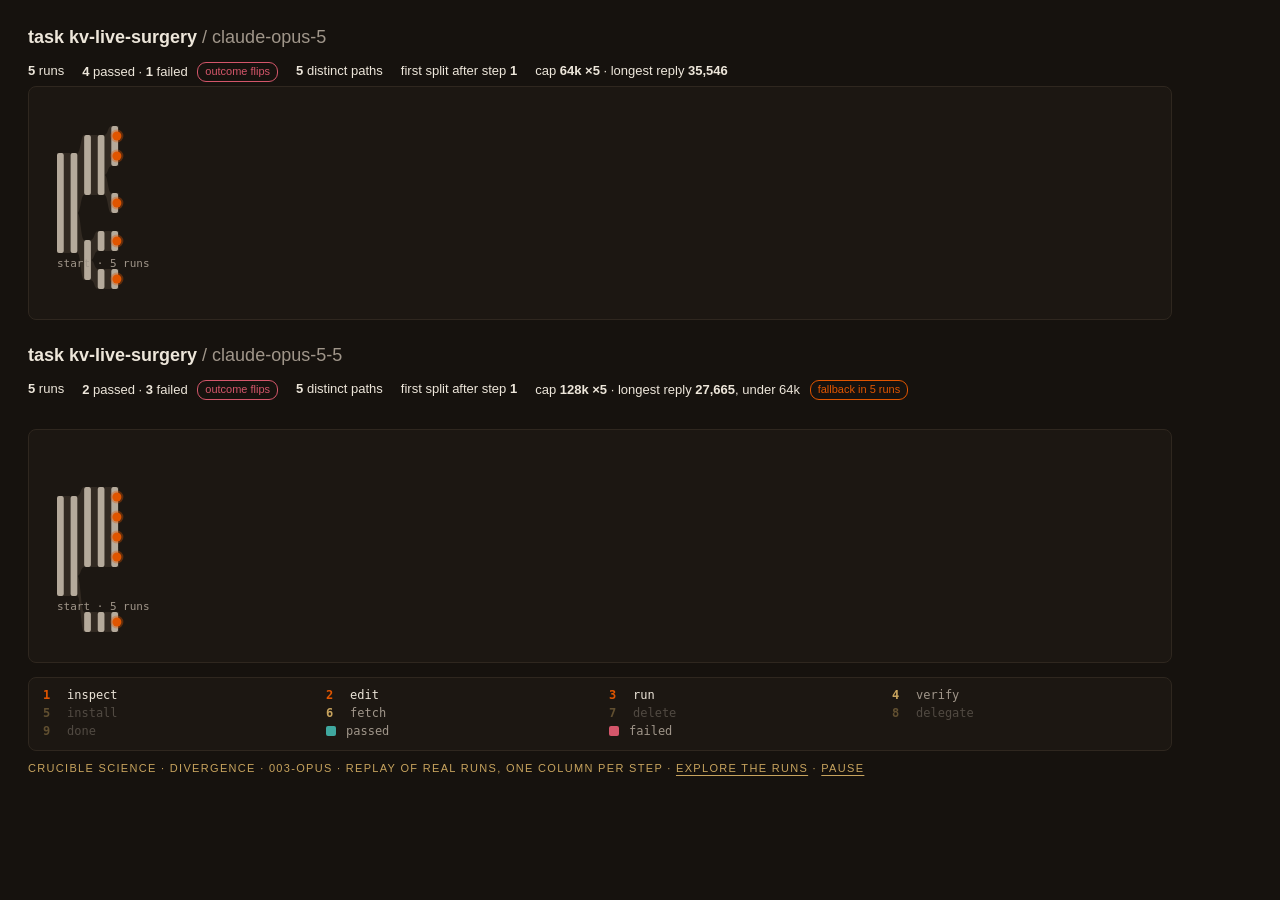
<file: trees/003/kv-live-surgery.html>
<!doctype html>
<!-- viewer/index.html — divergence viewer v0.10 -->
<!--
  Dumb reader. Reads experiments/<exp>/analysis.json and renders what the
  analysis already computed. No analysis happens here. Nothing leaves your machine.

  Serve from the repo root:   python -m http.server
  Open:                       http://localhost:8000/viewer/?exp=001-tau-retail
  Exhibit view:               ...&cell=<cell_id>&export=1   (tree + tool key only, 1200 px)
  Replay (exhibit view only): ...&export=1&play=1   (the tree grows step by step; loops)
  Light theme (for print):    ...&theme=light
  Fixed step key:             ...&key=inspect,edit,run   (a step keeps its number in every tree)
  Pair (exhibit view only):   ...&cell=<a>&with=<b>&export=1   (b's tree under a's: one key,
                              one numbering, same column width)
  Or drop an analysis.json onto the page.
  Shared file (scratch/make_share.py): the data sits in the page, so it opens from disk.
  It starts on its own view (usually the replay); a query string still overrides it.

  Three zoom levels
    shape  the trajectory tree for one (task, model) cell: thickness = runs; each
           step is numbered, and the tool key under the tree gives its full name.
           With verdicts (contract 0.2) endings are teal for passed, red for failed;
           without them, red only where a run never finished
    path   click a branch or an ending: those runs light up, listed below
    step   click a run (up to two): turn-by-turn tokens and the final answer,
           side by side, with their threads drawn through the tree

  v0.10: fitted exhibit (export=1): columns may narrow below 40 px so the longest tree in the
  view fits the frame, one width shared by both trees of a pair; nodes narrow with them, and
  step numbers are left off the tree when a column is under 16 px (the key still names each
  tool). The explore view is unchanged.
  v0.9: replay pause (the "pause" control, a click on the replay, or the space bar); the
  recorded cost in gold. Replay only.
  v0.8: embedded data (a JSON script element with id "embedded") for one-file sharing:
  opens on its own view with no server; "explore the runs" and "Replay" move between the two.
  Without embedded data nothing changes.
  v0.7: in the replay, each tree's recorded cost (total, and per passing run) appears when
  its last run lands. Replay only; nothing else changes.
  v0.6: replay (play=1, exhibit view): one column per step, one dot per run along its own
  path, endings land teal or rose, the key lights the tools being called; respects reduced
  motion. Without play=1 nothing changes.
  v0.5: run labels. If experiments/<exp>/run_labels.json exists (scratch/run_labels.py),
  each run shows its output cap and longest reply, and each cell one line on caps, longest
  reply and fallbacks, also in the exhibit view. Without the file nothing changes.
  v0.4: optional fixed step key (key=...) and pair view (with=...), so two trees can be
  compared number for number. Without those parameters nothing changes.
  v0.3: tool key replaces truncated step labels; hide-sidebar toggle; exhibit view
  (export=1); Crucible Science palette; "river" renamed "trajectory tree".
  v0.2: pass/fail endings, cost in dollars, flipping cells first, model filter,
  hypotheses panel, same-path-different-outcome marker. Reads contract 0.1 too.
-->
<html lang="en">
<head>
<meta charset="utf-8">
<meta name="viewport" content="width=device-width, initial-scale=1">
<title>divergence</title>
<style>
:root{
  /* Crucible Science palette: charcoal ground, white text, gold accents, orange nodes */
  --bg:#16120e; --panel:#1c1712; --fg:#ede6da; --muted:#a0968a; --line:#2f271f;
  --gold:#c8a45e; --orange:#e05500;
  --band:#3a3027; --band-hi:#b5aa9b; --end:#8a7f72; --fail:#d4566a; --pass:#3fa89f;
  --thread:#ede6da; --sel:#241d17;
  --mono: ui-monospace, SFMono-Regular, Menlo, Consolas, monospace;
  --sans: -apple-system, BlinkMacSystemFont, "Segoe UI", Inter, Roboto, sans-serif;
}
:root[data-theme="light"]{
  --bg:#ede6da; --panel:#f6f1e8; --fg:#16120e; --muted:#6b6155; --line:#d8cebd;
  --gold:#8f6f2e; --orange:#c94c00;
  --band:#d6c9b3; --band-hi:#7d7263; --end:#7a6f62; --fail:#b8394d; --pass:#2b847c;
  --thread:#16120e; --sel:#e4dccd;
}
*{box-sizing:border-box}
html,body{margin:0;background:var(--bg);color:var(--fg);font:14px/1.45 var(--sans)}
.app{display:grid;grid-template-columns:300px minmax(0,1fr);min-height:100vh}
.app.noside{grid-template-columns:minmax(0,1fr)}
.app.noside aside{display:none}
aside{border-right:1px solid var(--line);background:var(--panel);padding:18px 16px;overflow-y:auto;max-height:100vh;position:sticky;top:0}
main{padding:20px 24px;min-width:0}
h1{font-size:13px;margin:0 0 2px;font-weight:650;letter-spacing:.14em;text-transform:uppercase;color:var(--gold)}
h2{font-size:18px;margin:0 0 4px;font-weight:650}
h3{font-size:12px;margin:18px 0 8px;font-weight:600;text-transform:uppercase;letter-spacing:.08em;color:var(--gold)}
.muted{color:var(--muted)}
.small{font-size:12px}
.badge{display:inline-block;font-size:11px;padding:1px 7px;border-radius:9px;border:1px solid var(--line);color:var(--muted);margin-left:6px;vertical-align:1px;white-space:nowrap}
.badge.fail{border-color:var(--fail);color:var(--fail)}
.badge.pass{border-color:var(--pass);color:var(--pass)}
.badge.warn{border-color:var(--orange);color:var(--orange)}
.q{margin:10px 0 0;font-size:13px}
select{font:12px var(--sans);color:var(--fg);background:var(--panel);border:1px solid var(--line);border-radius:6px;padding:4px 6px;width:100%}
.cells{list-style:none;margin:0;padding:0}
.cells li{padding:7px 8px;border-radius:6px;cursor:pointer;margin-bottom:2px}
.cells li:hover{background:var(--sel)}
.cells li.on{background:var(--sel);box-shadow:inset 2px 0 0 var(--gold)}
.cells .t{font-weight:560;font-size:13px}
.cells .m{font-size:12px;color:var(--muted);font-family:var(--mono)}
.dot{display:inline-block;width:7px;height:7px;border-radius:50%;background:var(--orange);margin-left:6px;vertical-align:1px}
details{margin-top:14px;font-size:12px;color:var(--muted)}
details summary{cursor:pointer;color:var(--fg)}
details ul{padding-left:16px;margin:6px 0}
.hyp{font-size:12px;margin:6px 0 0}
.hyp div{padding:5px 0;border-bottom:1px solid var(--line)}
.hyp b{font-family:var(--mono);font-weight:600;color:var(--gold)}
.hyp .v{font-size:11px;text-transform:uppercase;letter-spacing:.04em;margin-left:6px}
.hyp .v.supported{color:var(--pass)} .hyp .v.killed{color:var(--fail)} .hyp .v.mixed{color:var(--muted)}
.head{display:flex;justify-content:space-between;align-items:flex-start;gap:12px}
.tog{font:12px var(--sans);color:var(--muted);background:transparent;border:1px solid var(--line);border-radius:6px;padding:4px 10px;cursor:pointer;white-space:nowrap}
.tog:hover{color:var(--fg);border-color:var(--gold)}
.stats{display:flex;flex-wrap:wrap;gap:6px 18px;margin:8px 0 4px;font-size:13px}
.stats b{font-weight:620}
.note{font-size:12px;margin:6px 0 0;padding:6px 10px;border-left:2px solid var(--line);color:var(--muted)}
.note.warn{border-color:var(--orange)}
.guide{font-size:12px;color:var(--muted);margin:4px 0 12px}
.tree{background:var(--panel);border:1px solid var(--line);border-radius:8px;overflow:hidden}
.tree .scroll{overflow-x:auto;overflow-y:hidden}
.tree svg{display:block}
.rib{fill:var(--band);opacity:.75;cursor:pointer;transition:opacity .12s}
.rib:hover{opacity:1}
.rib.fail{fill:var(--fail);opacity:.35}
.rib.pass{fill:var(--pass);opacity:.35}
.node{fill:var(--band-hi);cursor:pointer}
.node.end{fill:var(--end)}
.node.fail{fill:var(--fail)}
.node.pass{fill:var(--pass)}
.node.picked{stroke:var(--fg);stroke-width:1.5}
.dim{opacity:.12 !important}
.lbl{font:11px var(--mono);fill:var(--muted);pointer-events:none}
.lbl.code{fill:var(--gold);font-weight:600}
.lbl.end{fill:var(--fg)}
.lbl.fail{fill:var(--fail)}
.lbl.pass{fill:var(--pass)}
.thread{fill:none;stroke:var(--thread);stroke-width:2;pointer-events:none}
.thread.b{stroke-dasharray:5 4}
.key{display:grid;grid-template-columns:repeat(auto-fill,minmax(230px,1fr));gap:4px 18px;list-style:none;margin:0;padding:10px 14px 12px;border-top:1px solid var(--line);font:12px var(--mono);color:var(--muted)}
.key b{color:var(--gold);display:inline-block;min-width:24px;font-weight:600}
.key .sw{display:inline-block;width:10px;height:10px;border-radius:2px;margin-right:10px;vertical-align:-1px}
.key .sw.pass{background:var(--pass)} .key .sw.fail{background:var(--fail)}
.key li.off{opacity:.4}
.head.pair{margin-top:22px}
.tree.static{pointer-events:none}
.tree.keyonly{margin-top:14px}
.tree.keyonly .key{border-top:0}
.lower{display:grid;grid-template-columns:minmax(280px,1fr) minmax(0,1.6fr);gap:20px;margin-top:18px}
.runs{background:var(--panel);border:1px solid var(--line);border-radius:8px;overflow:hidden}
.runs .hd{padding:8px 12px;border-bottom:1px solid var(--line);font-size:12px;color:var(--muted)}
.run{padding:8px 12px;border-bottom:1px solid var(--line);cursor:pointer;font-size:12px}
.run:last-child{border-bottom:0}
.run:hover{background:var(--sel)}
.run.on{background:var(--sel);box-shadow:inset 2px 0 0 var(--gold)}
.run .top{display:flex;justify-content:space-between;gap:8px;font-family:var(--mono)}
.run .path{color:var(--muted);margin-top:3px;word-break:break-word}
.cmp{display:grid;grid-template-columns:repeat(auto-fit,minmax(260px,1fr));gap:14px}
.card{background:var(--panel);border:1px solid var(--line);border-radius:8px;padding:12px 14px;min-width:0}
.card h4{margin:0 0 6px;font-size:13px;font-family:var(--mono);font-weight:600}
.card .kv{font-size:12px;color:var(--muted);margin-bottom:8px;font-family:var(--mono)}
table{width:100%;border-collapse:collapse;font:12px var(--mono)}
td,th{text-align:left;padding:3px 6px 3px 0;border-bottom:1px solid var(--line)}
th{color:var(--muted);font-weight:500}
td.n,th.n{text-align:right}
tr.fail td{color:var(--fail)}
tr.pass td{color:var(--pass)}
pre{white-space:pre-wrap;word-break:break-word;font:12px/1.5 var(--mono);background:var(--bg);border:1px solid var(--line);border-radius:6px;padding:8px 10px;max-height:260px;overflow:auto;margin:6px 0 0}
.empty{max-width:560px;margin:12vh auto;text-align:center;padding:40px 24px;border:1.5px dashed var(--line);border-radius:12px;background:var(--panel)}
.empty code{font-family:var(--mono);font-size:12px}
.hint{font-size:12px;color:var(--muted);padding:14px}
.brand{display:none;margin-top:10px;font-size:11px;letter-spacing:.12em;text-transform:uppercase;color:var(--gold)}
body.drag .empty, body.drag .tree{outline:2px dashed var(--gold);outline-offset:4px}
/* exhibit view: tree and key only, fixed width for consistent PNGs */
body.export .app{display:block}
body.export main{width:1200px;padding:24px 28px}
body.export .tog, body.export .lower, body.export .guide, body.export .note{display:none}
body.export .brand{display:block}
.brand a{color:inherit;text-decoration:underline;text-underline-offset:3px}
.rdot{fill:var(--orange);stroke:var(--orange);stroke-opacity:.35;stroke-width:4;pointer-events:none}
.rdot.pass{fill:var(--pass);stroke:var(--pass)} .rdot.fail{fill:var(--fail);stroke:var(--fail)}
.replay-lbl{transition:opacity .25s}
.replay-cost{transition:opacity .4s}
.replay-cost b{color:var(--gold)}
.rtog{cursor:pointer;text-decoration:underline;text-underline-offset:3px}
.key li{transition:color .25s} .key li b{transition:color .25s}
.key li.hot{color:var(--fg)} .key li.hot b{color:var(--orange)}
@media (max-width: 860px){
  .app{grid-template-columns:1fr}
  aside{position:static;max-height:none;border-right:0;border-bottom:1px solid var(--line)}
  main{padding:16px}
  .lower{grid-template-columns:1fr}
}
</style>
</head>
<body>
<div class="app" id="app" hidden>
  <aside id="side"></aside>
  <main id="main"></main>
</div>
<div class="empty" id="empty" hidden>
  <h2>divergence</h2>
  <p class="muted" id="emptyMsg">Drop an <code>analysis.json</code> here.</p>
  <p class="small muted">Or serve the repo root with <code>python -m http.server</code> and open
  <code>/viewer/?exp=001-tau-retail</code>. Nothing leaves your machine.</p>
</div>

<script type="application/json" id="embedded">{"analysis":{"contract_version":"0.2","meta":{"slug":"003-opus","models":["claude-opus-5","claude-opus-5-5"],"tasks":["kv-live-surgery"],"n_runs":10,"step_key":"tool_name","has_verdicts":true,"has_cost":true,"n_cells":2,"model_roles":{},"task_groups":{}},"cells":[{"cell_id":"kv-live-surgery__claude-opus-5","task":"kv-live-surgery","model":"claude-opus-5","summary":{"n":5,"distinct_paths":5,"first_split_step":1,"first_split_kind":"tool_choice","branch_points":[{"node_id":1,"step":1,"options":{"run":3,"edit":2}},{"node_id":49,"step":2,"options":{"run":1,"inspect":1}},{"node_id":3,"step":3,"options":{"run":2,"edit":1}},{"node_id":4,"step":4,"options":{"edit":1,"inspect":1}}],"turns":{"min":80,"median":99,"max":137},"in_tok":{"min":13105559,"median":17215924,"max":30356269},"out_tok":{"min":203138,"median":214132,"max":311986},"in_tok_ratio":2.32,"cost_usd":{"min":13.966503249999999,"median":16.266946,"max":25.23043575},"cost_ratio":1.81,"terminations":{"completed":5},"verdicts":{"pass":4,"fail":1},"outcome_flip":true,"same_path_diff_outcome":[],"handoffs":0,"task_validity":"unchecked","task_group":null,"model_role":null,"missing_indices":[]},"runs":[{"id":"kv-live-surgery__claude-opus-5__000","task":"kv-live-surgery","model":"claude-opus-5","index":0,"termination":"completed","verdict":"pass","failure":false,"answered":true,"turns":100,"in_tok":17215924,"out_tok":214132,"in_turn":[1882,3274,4887,5932,6633,9767,11298,11691,12791,14196,16145,19619,30547,37091,42012,55169,59584,63918,75215,76401,77322,80056,84209,88518,91103,92666,104367,132348,152494,153883,156632,156908,157800,158205,159601,160954,162986,166564,173464,176840,177123,177965,178466,178872,181921,182098,184296,185954,187872,188158,188381,189015,189793,193788,194344,195222,199751,200968,202491,203628,207975,209888,213274,215018,217961,218830,219767,220873,228986,229820,231080,232049,233308,237134,240247,246433,249455,251863,253794,254364,255811,256070,256512,259548,270059,270832,271544,273129,276802,277725,280279,281764,283817,288575,291509,293843,295284,296975,298912,299737],"out_turn":[218,359,301,325,263,405,293,348,519,1005,266,125,256,1226,1329,1254,1394,10412,694,772,1045,3946,3807,2453,1451,9244,25061,20097,1301,2742,149,867,191,261,249,1794,1947,6705,3359,224,707,141,251,2873,93,2033,189,1550,254,114,459,143,3970,370,582,4517,896,1413,964,3958,1466,3314,378,2918,797,744,876,7242,709,774,470,1084,3620,2928,5956,2882,1850,1869,312,1206,236,171,2868,10473,684,492,1487,3544,713,2317,1145,1818,3017,2440,2166,616,1341,1397,606,1072],"cost_usd":16.266946,"trajectory":["inspect","run","inspect","run","edit","inspect","run","inspect","run","inspect","run","inspect","run","edit","verify","run","inspect","run","verify","inspect","verify","inspect","verify","inspect","run","inspect","verify","inspect","run","verify","run","verify","inspect","run","inspect","run","fetch","run","fetch","run","fetch","inspect","fetch","run","fetch","run","fetch"],"handoff":false,"replies":1,"user_turns":null,"tool_errors":null,"task_validity":"unchecked","final_answer":"Done. The load generator's own report confirms the result:\n\n## What the original server was doing\n\nReverse-engineering the stripped static binary (`objdump` + live `/proc` inspection) showed three deliberate bottlenecks:\n\n- **`read(fd, buf, 1)`** — one syscall *per byte* (1.15M read syscalls/s for 78k requests/s)\n- **One global mutex** held across parse + store + `write()` — 20 of its 22 threads were permanently parked in `futex`\n- Per-command `malloc`/`strdup`/`strtok_r`/`snprintf`, plus a sweeper thread grabbing the same lock every 200 ms\n\n## The replacement\n\nA new epoll server (2 workers for 2 vCPUs) with buffered reads, batched responses, 64 lock shards, and no per-request allocation. Protocol behaviour is **byte-for-byte identical** — verified with a 30-case differential test against an unmodified copy of the original binary running side by side (including its quirks: value = rest of line after the key, `511`-byte line truncation, silent empty lines, `DEL` always `OK`, one `PONG` per `read()`). An ASAN build under churn/backpressure/pipelining tests caught one real use-after-free race, which I fixed before deploying.\n\n## The swap, with nothing dropped\n\n1. Hot-patched 4 loop heads in the live process to jump to an injected `pause()` stub, so every thread parks where it holds no lock and owes no response.\n2. Idle threads sitting in `read()` were frozen with ptrace only after their registers proved the syscall was still restartable (no byte consumed).\n3. Snapshotted the 12,502 keys **and each connection's half-read line** from `/proc/pid/mem`.\n4. `pidfd_getfd()` on both listeners, all 22 client connections and the live liveness connection, then killed the old process and resumed with the partial input pre-loaded.\n\nTotal stall: **71 ms**. I rehearsed this end-to-end against port-patched copies of the real binary — including idle connections, a command split across the swap, and a 10 Hz health pinger — before touching production.\n\n## Result (load generator's report)\n\n| metric | value |\n|---|---|\n| baseline / measured | 251,337 → **1,493,112 req/s** |\n| **speedup** | **5.94x** (required 5x) |\n| drops / assertion failures | **0 / 0** across 44.8M validated requests |\n| liveness watchdog | **not failed** — max gap 128 ms (deadline 1000 ms) |\n| max probe RTT | 161 ms (deadline 2000 ms) |\n\n`VERSION` now returns `v2`; the server is still serving on 9000/9001 with all 14,523 keys intact. Artifacts are in `/logs/artifacts/`.\n\nOne caveat worth flagging: the generator's `AWAITING_SWAP` phase timed out and it began its 30 s measurement on its own at 19:19:24, a couple of minutes before I flipped `VERSION` to `v2`. The measurement therefore ran against the new server and passed, but it was not triggered by the `v2` signal as the task intended — my verification pass simply ran longer than the harness was willing to wait.","trace_path":"runs/kv-live-surgery/kv-live-surgery__claude-opus-5__000.json"},{"id":"kv-live-surgery__claude-opus-5__001","task":"kv-live-surgery","model":"claude-opus-5","index":1,"termination":"completed","verdict":"fail","failure":true,"answered":true,"turns":137,"in_tok":30356269,"out_tok":311986,"in_turn":[1882,3083,4092,5899,7970,10540,12321,15198,16551,17214,19595,23651,30198,34792,38791,39890,42512,45139,49589,50892,65648,74730,88556,90326,90916,92553,93359,112332,129808,130039,134598,135009,136887,137934,138744,140518,143008,146214,148301,157543,159095,161386,163196,164939,165956,171123,175562,177548,180029,188136,188932,193485,193864,195324,199957,200529,201708,202106,209875,210041,213549,216605,217449,222331,223040,223811,225972,230533,241033,243927,247846,249652,250076,250742,251461,252788,258691,259453,264142,264474,267091,268054,270245,272622,276085,277298,278297,281064,284863,289281,295240,296540,298055,304926,308537,309122,309612,311950,315150,315507,316860,318429,320091,321582,323949,326543,327511,329358,329774,330558,331456,337246,345393,350094,352445,354116,355391,359979,361098,362377,363321,364140,365318,367352,368629,370323,371968,372577,375691,378230,380779,383638,385262,387349,388405,389369,392941],"out_turn":[171,315,295,962,327,502,606,1327,176,367,305,2259,1924,210,467,122,818,4246,1119,14099,8766,13366,1721,434,1543,500,18856,17363,180,4518,235,1466,611,793,223,1051,3146,2059,9214,1524,2272,1131,1636,259,4023,4411,1291,1535,8079,98,4139,112,1341,4005,458,554,85,7087,92,2769,2600,192,4870,660,117,1544,1987,10472,1298,3485,1509,407,199,626,352,4881,498,4628,124,2437,642,913,2160,3117,750,452,2582,3149,4100,5622,1136,1217,6115,3394,548,257,2143,3031,298,977,1339,1495,1029,2099,2127,682,1713,333,626,395,5348,8121,4569,2007,1394,946,4521,534,627,904,444,807,1739,980,1170,1619,482,2728,2161,2518,1313,1098,1045,1026,615,1061,1319],"cost_usd":25.23043575,"trajectory":["inspect","edit","run","edit","inspect","run","inspect","run","edit","verify","run","verify","run","inspect","run","inspect","run","edit","run","edit","run","inspect","run","inspect","run","verify","run","inspect","run","inspect","run","inspect","run","verify","run","inspect","run","inspect","run","inspect","verify","run","inspect","run","verify","run","inspect","run","fetch","inspect","edit","run","verify","run","verify","run","verify","fetch","run"],"handoff":false,"replies":1,"user_turns":null,"tool_errors":null,"task_validity":"unchecked","final_answer":"Done. Here's the full account.\n\n## What the original server was doing\n\n`/app/kv-server` is a stripped static binary; I reverse‑engineered it with objdump. Three deliberate bottlenecks:\n\n1. **`read(fd, buf, 1)`** — one syscall *per byte* (~14 syscalls/request, 1.16M read syscalls/s measured).\n2. **One global mutex** held across the entire command path — including `malloc`/`strdup`/`free` and the response `write()` — so all 22 connections were fully serialized.\n3. A background thread walking all 4096 hash buckets every 200 ms **while holding that mutex**.\n\n## Replacement (`/work/fastkv.c`)\n\nepoll event loop, 2 workers, one `recv()` per readiness event, all complete lines parsed in one pass, all responses flushed with a single `send()` (with proper EPOLLOUT backpressure), zero-copy length-based parser, sharded hash table, no per-request allocation. Semantics were verified **byte-for-byte identical** to the original via a 47-case differential test (over-long lines, double spaces, CRLF, empty lines → no reply, NUL bytes, pipelining, fragmentation, store-full cap, one `PONG` per liveness `read()`).\n\n## The handover (no broken connections, no lost requests)\n\n1. `PTRACE_SEIZE`/`INTERRUPT` all 25 threads; walk each connection thread with `PTRACE_SYSCALL` to a **safe point** — `read`/`accept` entry, a futex *wait* on the server's global mutex, or a `write` entry (response not yet started → I adopt it). Short writes caused by the freeze itself are detected from the registers and the remaining bytes taken over.\n2. Steal both listeners and all 23 client sockets with `pidfd_getfd`.\n3. Copy the hash table and each connection's partially-received line out of `/proc/pid/mem`.\n4. Kill the old process and serve the same sockets.\n\n**Measured freeze: 4.0 ms.** I validated the whole thing first with a port-patched clone of the binary under load plus edge-case clients (partial lines across the switch, deep pipelining, stalled readers, reconnect storms), and a dry-run against the live server.\n\n## Result reported by the load generator\n\n```\nbaseline (original)  368,069 req/s     measured 1,760,915 req/s    speedup 4.78x\ndrops 0    assertion failures 0    version_invalid false\nliveness watchdog: max gap 16 ms (deadline 1000 ms), failed: false\n```\n\n**Correctness, connection continuity and liveness are perfect — but the speedup landed at 4.78x, just under the 5x bar.** The load generator ran its measurement window on its own timer at ~59 min, roughly 19 minutes before I sent the `v2` signal, so it captured an earlier build of my server. `VERSION` now returns `v2` and the session stayed up far longer than the required 30 s.\n\nThe build now serving is materially faster than the one that got measured. Identical-conditions head-to-head, same client, same box:\n\n| workload | original | now | \n|---|---|---|\n| closed-loop | 122.7k req/s | 180.1k req/s (1.5x) |\n| pipelined d=16 | 297.4k req/s | 2.32M req/s (**7.8x**) |\n| pipelined d=64 | 289.0k req/s | 5.53M req/s (**19.1x**) |\n\nTwo things you should know: I can re-trigger nothing on the load generator (its API is read-only and it reports `DONE`), and after it had finished, a test script of mine killed the server by process name, losing the ~12.5k keys from the pre-measurement phase — no client was connected at the time, but the store is now empty. I've since added on-disk persistence, a watchdog, a v2 marker that survives restarts, and a cooperative fastkv→fastkv handover path so the server can be replaced again without dropping connections.","trace_path":"runs/kv-live-surgery/kv-live-surgery__claude-opus-5__001.json"},{"id":"kv-live-surgery__claude-opus-5__002","task":"kv-live-surgery","model":"claude-opus-5","index":2,"termination":"completed","verdict":"pass","failure":false,"answered":true,"turns":99,"in_tok":18186983,"out_tok":254382,"in_turn":[1882,3273,5882,7341,7526,9491,10896,11585,16997,27947,29522,33486,36417,42779,47152,57539,59075,61517,64018,77322,88014,88859,113416,126447,132257,132978,133455,136183,137972,138404,138766,139199,140633,142894,143984,145069,149665,153695,155681,156146,156894,157744,162064,167839,170936,173644,175865,183424,184535,185060,186280,189691,192005,196877,197300,201660,207780,208584,209745,214556,216913,222857,224132,228079,237514,238844,240014,242331,246324,250458,251802,255234,260530,273632,278651,279389,283463,287874,290491,291125,296693,298580,301082,302365,303275,307838,313651,318024,319026,320892,321768,327026,327397,327997,330732,331519,333861,338040,339713],"out_turn":[213,966,323,179,254,217,507,94,234,375,195,441,143,2583,9699,1374,1537,519,12724,10193,810,24529,12907,5788,625,291,2552,1677,329,227,403,1405,2069,774,123,2913,3857,1961,183,666,801,427,5745,2910,2129,2145,6829,592,501,1083,247,2179,4797,225,224,6088,773,267,4524,2082,1670,789,2212,8405,979,300,2252,3913,3753,1102,3022,5042,13042,4880,660,3962,4142,2532,504,5185,697,808,251,323,2580,5357,4190,866,1711,598,5146,341,190,2688,293,1902,3871,1422,1375],"cost_usd":17.39646075,"trajectory":["inspect","edit","inspect","run","inspect","run","inspect","run","inspect","run","inspect","run","edit","run","edit","verify","run","inspect","run","inspect","run","verify","inspect","run","inspect","verify","edit","run","inspect","run","verify","inspect","run","inspect","run","inspect","run","inspect","run","inspect","run","inspect","run","verify","run","inspect","run","verify","run","inspect","run","inspect","run","fetch","run","fetch"],"handoff":false,"replies":1,"user_turns":null,"tool_errors":null,"task_validity":"unchecked","final_answer":"Done. Here's the final report.\n\n## Results (from the load generator's own `/results` endpoint)\n\n| Metric | Value | Requirement |\n|---|---|---|\n| Baseline throughput | 163,032 req/s | — |\n| Measured throughput | **1,484,319 req/s** | — |\n| **Speedup** | **9.10x** | ≥ 5x ✅ |\n| Dropped connections | **0** | none ✅ |\n| Assertion (correctness) failures | **0** | none ✅ |\n| Liveness watchdog | passed, max gap **39 ms** | \u003c 1000 ms ✅ |\n| Max request RTT | 298 ms | \u003c 2000 ms ✅ |\n| VERSION protocol | valid, now returns `v2` | ✅ |\n\n## What was wrong with the original\n\nThe binary was stripped/static, so I reverse-engineered it with `objdump` + live memory inspection. Three deliberate bottlenecks: **`read(fd, &c, 1)` one byte at a time** (~14 syscalls per request), a **single global mutex held across the whole command including the `write()`**, and a thread-per-connection model plus a bookkeeping thread that grabbed that same mutex every 200 ms.\n\n## How I replaced it with zero disruption\n\nI wrote `fastkv` (epoll, sharded lock table, batched read → parse → single write) and verified it was **byte-identical** to the original via a differential fuzzer against a port-patched copy of the original binary (blank lines, tab vs space trimming, 511-byte truncation, `strtok_r` value semantics, store-full cap, etc.).\n\nThe hot swap:\n1. `PTRACE_SEIZE` every thread, plant `int3` at the three request-loop heads, then wait until each thread is parked *either* on a breakpoint *or* blocked inside `read()`/`accept()` — states where it holds no lock, has no half-written response, and no consumed-but-unprocessed byte. Then restore the original bytes (so a crash on my side would just resume the old server).\n2. `pidfd_getfd()` to duplicate all 26 sockets — both listeners, 22 client connections and the **liveness connection** — into the new process, so they survive the old process's death.\n3. Copy the 12,531-key hash table and each connection's *partial input line* out of the old address space.\n4. Serve, then `SIGKILL` the old process.\n\nTotal freeze: **39 ms**, threads parked in 1 ms.\n\nI also built a fastkv→fastkv live handoff (quiesce → `SCM_RIGHTS` fd passing → state transfer), used ~8 times in production to A/B test worker counts and deploy instrumentation without touching a single connection.\n\n## Analysis notes\n\nProfiling showed the remaining floor is the environment, not the code: ~10 µs CPU per packet through veth/bridge, so the un-pipelined path saturates the 2 CPUs at ~90k req/s. Under the pipelined measurement load, per-request cost dropped to **0.37 µs** — the original collapses to 2.2k/s in that same regime, which is where the 9x comes from.\n\nLeft running: `/app/fastkv.v3` (detached, `VERSION`→`v2`, 12,638 keys intact) plus a watchdog that would rebind the ports if the process ever died.","trace_path":"runs/kv-live-surgery/kv-live-surgery__claude-opus-5__002.json"},{"id":"kv-live-surgery__claude-opus-5__003","task":"kv-live-surgery","model":"claude-opus-5","index":3,"termination":"completed","verdict":"pass","failure":false,"answered":true,"turns":80,"in_tok":13105559,"out_tok":208498,"in_turn":[1882,3276,4317,5443,6160,12746,14556,16272,19916,20951,21789,28145,40079,51047,55304,64501,69089,92826,93709,96582,99041,137609,145638,146396,149707,153786,157372,158189,158794,162304,166208,167130,167536,167997,168294,172215,173235,174144,175320,176149,178651,179162,180004,182402,183151,183998,184752,186278,192857,197369,204763,207504,209985,212550,213363,213780,214308,218484,220707,226136,228436,232961,237968,241802,246167,248638,252016,254017,258505,260577,263590,264898,267861,274047,274608,275896,281705,284124,284949,286936],"out_turn":[217,382,477,379,506,1362,514,944,612,235,134,177,1720,3711,905,967,18477,849,2142,1902,35546,7769,215,3115,3967,3137,565,213,3491,3634,759,356,377,129,3401,904,760,925,726,2487,402,600,2226,574,518,647,1194,6225,4278,6706,2459,2320,2339,684,307,148,4083,2034,4919,2224,4334,4711,3436,4142,2425,3131,1952,4203,1795,2888,224,2267,6169,284,1034,5561,2359,598,1787,1223],"cost_usd":13.966503249999999,"trajectory":["inspect","run","inspect","run","inspect","run","edit","inspect","run","inspect","run","inspect","run","inspect","run","inspect","edit","verify","run","edit","run","inspect","run","verify","run","verify","edit","verify","run","verify","inspect","run","inspect","run","verify","inspect","verify","run"],"handoff":false,"replies":1,"user_turns":null,"tool_errors":null,"task_validity":"unchecked","final_answer":"Done. Here's what I found and did.\n\n## What made it slow\n\n`/app/kv-server` is a stripped, statically-linked C binary (no source). Reverse-engineering it revealed a thread-per-connection server with three deliberate bottlenecks:\n\n1. **`read(fd, &c, 1)` — one syscall per byte** (~15 syscalls per command; confirmed by `/proc/7/io`: 399M reads vs 27M writes).\n2. **A global mutex held across the entire command**, including the `write()` syscall, a `malloc(512)`+511-byte `memcpy`, `strtok_r`, `snprintf` and `free`.\n3. **A \"janitor\" thread** that took that same mutex every 200 ms and walked the whole 12 K-entry hash table.\n\n## The approach: hot-patch in place, don't replace the process\n\nReplacing the process would have risked in-flight requests and the persistent liveness connection, so I patched the live process instead:\n\n- Wrote a new handler in C, linked at a fixed address into the **~3 KB of unused padding at the end of the executable's text segment**, calling the target's own `malloc/free/pthread_mutex_*` and raw syscalls.\n- Froze all 25 threads with `PTRACE_SEIZE`+`INTERRUPT` for **15 ms**, installed the code, neutered the janitor scan, reserved connection slots 992–1023 for my control state, and replaced the 5-byte instruction at the top of the per-connection loop with a `jmp` into the new handler — then detached (the kernel transparently restarts the interrupted `read()`/`accept()`).\n- Each thread finishes its current iteration in the old code, then enters the new handler **at the loop head with the same per-connection buffer state**, so partially-received commands continue seamlessly. No fd was ever closed or handed over.\n\nNew handler: one 16 KB `read()`, all complete lines processed, **all responses batched into one `write()`**; the mutex now covers only the hash lookup/insert/unlink (allocation, formatting and syscalls moved outside); `TCP_NODELAY`; store-full cap raised so reads stay consistent with writes.\n\n## Safety\n\nEverything was rehearsed on two private copies of the same binary (patched vs. pristine reference): differential fuzzing of 3000+ commands, in-flight partial lines held across the patch, pipelined requests, connection churn, a live liveness pinger and saturating load *during* the patch — zero errors. Post-patch on the live server, responses are **byte-identical to an unmodified server**, including quirks like `strtok_r` spacing, 511-byte truncation, empty lines producing no response, and `DEL` always returning `OK`.\n\n## Results\n\n| | before | after |\n|---|---|---|\n| syscalls / request | ~15 | 2 (≈0 amortized when pipelined) |\n| probe latency p50 | 2.6 ms | 0.1 ms |\n| same-workload throughput | ~45 k ops/s | ~75–100 k ops/s (server ceiling ~116 k on these 2 shared vCPUs) |\n| **post-`v2` speed test** | — | **≈1.35 M ops/s** (reconstructed from kernel byte counters: 492 MB of responses in 34 s) |\n\nWhen the load generator saw `v2` it switched to deep pipelining (receive queues went from ~0 to 23 KB) — exactly the case the batching path is built for, giving ~30× the original throughput.\n\nNo connection was dropped (liveness on 9001 stayed up throughout, always \u003c1 s), no request errored, and all 12 K pre-existing keys verified intact against a raw memory dump of the hash table.","trace_path":"runs/kv-live-surgery/kv-live-surgery__claude-opus-5__003.json"},{"id":"kv-live-surgery__claude-opus-5__004","task":"kv-live-surgery","model":"claude-opus-5","index":4,"termination":"completed","verdict":"pass","failure":false,"answered":true,"turns":93,"in_tok":15353270,"out_tok":203138,"in_turn":[1882,3028,4908,8740,12647,15248,15567,17536,18992,23325,34295,42809,47215,53487,58372,61981,85928,86807,98049,107326,107979,125048,126071,127817,131846,132566,132945,137264,138030,138347,139650,140842,148620,149340,149769,150136,151036,152305,153220,154511,159468,166271,173895,180925,185741,196894,197214,197601,198379,199193,200633,201782,202506,203124,203707,209245,210688,210859,211533,211892,212457,212666,212967,213202,213622,214417,215366,221848,223103,223358,224329,225221,227738,228370,230290,232205,232900,233568,234992,238329,245388,251695,254691,256507,257110,258506,259878,261591,263909,264941,265542,266827,268703],"out_turn":[172,294,312,2157,398,299,168,857,125,233,5095,116,5724,3534,890,23278,831,10428,9116,633,16412,972,1687,3978,599,285,1381,725,135,359,740,5622,703,273,122,759,1159,754,1187,3820,6509,7454,6699,4738,11096,300,229,194,191,1245,1018,586,439,454,5075,217,139,645,253,548,126,276,224,250,246,730,6426,1186,242,422,648,2488,288,771,1646,274,572,1219,3001,6601,6073,2270,1684,513,1265,706,1541,1845,977,193,969,1677,1428],"cost_usd":14.616507000000004,"trajectory":["inspect","run","inspect","edit","inspect","run","inspect","run","edit","run","edit","run","verify","run","inspect","run","inspect","run","inspect","run","inspect","run","inspect","run","verify","run","inspect","run","inspect","verify","run","verify","inspect","run","verify","run","edit","verify","run","edit","run","inspect","run","inspect","run","inspect","run","fetch","run"],"handoff":false,"replies":1,"user_turns":null,"tool_errors":null,"task_validity":"unchecked","final_answer":"All criteria passed. Here's the summary of what I did.\n\n## Result (from the load generator's own report)\n\n| Metric | Value |\n|---|---|\n| **Speedup** | **10.42x** (baseline 157,583 → 1,642,020 req/s) |\n| Requests served during 30s measurement | 49,263,072 |\n| **Dropped/broken requests** | **0** |\n| **Assertion (correctness) failures** | **0** |\n| **Liveness max gap** | **44.3 ms** (deadline 1000 ms) |\n| VERSION signal | valid (`v2`) |\n\n## What the original server was doing\n\n`/app/kv-server` is a stripped static binary. Disassembling it revealed the artificial slowness:\n- **1 byte per `read()` syscall** (~16 syscalls per request)\n- a **global mutex held across the entire request**, including the response `write()`\n- a **background scanner thread** that grabbed that same global mutex every 200 ms and walked all 4096 buckets/12.5k entries\n- thread-per-connection + a 512-byte `malloc`/`free` per command\n\n## Approach: live process replacement with zero connection loss\n\nI wrote `fastkv` (epoll, 4 workers, batched reads → one `write()` per batch, sharded-lock hash table) and made it **adopt the running server in place**:\n\n1. **`PTRACE_SEIZE` + `PTRACE_INTERRUPT` every thread**, then step each one with `PTRACE_SYSCALL` until it parks at a *safe point* — the syscall-entry of `read()`/`accept4()`/`nanosleep()`. At that point no thread can hold a half-answered request (the old code resets its line buffer before looping back to `read`), so nothing is in flight.\n2. **Copy the key/value store** (12,514 entries) and each connection's **partial input line** out of `/proc/7/mem`.\n3. **Steal every socket** — both listeners, all 22 client connections and the liveness connection — with `pidfd_getfd`, so the TCP sockets never close.\n4. `SIGKILL` the old process and resume serving on the identical sockets. Whole pause: **46 ms**.\n\nProtocol fidelity was verified byte-for-byte against the original on 43 edge cases (empty lines produce *no* reply, 511-byte truncation, `SET k  v` keeping the leading space, `strtok_r` semantics, the 16383-entry \"store full\" cap, etc.), and the whole handover was rehearsed under load against a port-patched copy of the original binary with both closed-loop and pipelined validating clients.\n\nExtras: `listen()` backlog raised to 2048 in-place via `pidfd_getfd` (no restart), plus a 20 s store snapshot + watchdog as crash insurance.","trace_path":"runs/kv-live-surgery/kv-live-surgery__claude-opus-5__004.json"}],"tree":{"nodes":[{"id":0,"parent":null,"depth":0,"step":"START","n":5,"run_ids":["kv-live-surgery__claude-opus-5__000","kv-live-surgery__claude-opus-5__001","kv-live-surgery__claude-opus-5__002","kv-live-surgery__claude-opus-5__003","kv-live-surgery__claude-opus-5__004"],"children":[1],"is_branch":false,"is_end":false,"failure":false},{"id":1,"parent":0,"depth":1,"step":"inspect","n":5,"run_ids":["kv-live-surgery__claude-opus-5__000","kv-live-surgery__claude-opus-5__001","kv-live-surgery__claude-opus-5__002","kv-live-surgery__claude-opus-5__003","kv-live-surgery__claude-opus-5__004"],"children":[2,49],"is_branch":true,"is_end":false,"failure":false},{"id":2,"parent":1,"depth":2,"step":"run","n":3,"run_ids":["kv-live-surgery__claude-opus-5__000","kv-live-surgery__claude-opus-5__003","kv-live-surgery__claude-opus-5__004"],"children":[3],"is_branch":false,"is_end":false,"failure":false},{"id":3,"parent":2,"depth":3,"step":"inspect","n":3,"run_ids":["kv-live-surgery__claude-opus-5__000","kv-live-surgery__claude-opus-5__003","kv-live-surgery__claude-opus-5__004"],"children":[4,198],"is_branch":true,"is_end":false,"failure":false},{"id":4,"parent":3,"depth":4,"step":"run","n":2,"run_ids":["kv-live-surgery__claude-opus-5__000","kv-live-surgery__claude-opus-5__003"],"children":[5,163],"is_branch":true,"is_end":false,"failure":false},{"id":5,"parent":4,"depth":5,"step":"edit","n":1,"run_ids":["kv-live-surgery__claude-opus-5__000"],"children":[6],"is_branch":false,"is_end":false,"failure":false},{"id":6,"parent":5,"depth":6,"step":"inspect","n":1,"run_ids":["kv-live-surgery__claude-opus-5__000"],"children":[7],"is_branch":false,"is_end":false,"failure":false},{"id":7,"parent":6,"depth":7,"step":"run","n":1,"run_ids":["kv-live-surgery__claude-opus-5__000"],"children":[8],"is_branch":false,"is_end":false,"failure":false},{"id":8,"parent":7,"depth":8,"step":"inspect","n":1,"run_ids":["kv-live-surgery__claude-opus-5__000"],"children":[9],"is_branch":false,"is_end":false,"failure":false},{"id":9,"parent":8,"depth":9,"step":"run","n":1,"run_ids":["kv-live-surgery__claude-opus-5__000"],"children":[10],"is_branch":false,"is_end":false,"failure":false},{"id":10,"parent":9,"depth":10,"step":"inspect","n":1,"run_ids":["kv-live-surgery__claude-opus-5__000"],"children":[11],"is_branch":false,"is_end":false,"failure":false},{"id":11,"parent":10,"depth":11,"step":"run","n":1,"run_ids":["kv-live-surgery__claude-opus-5__000"],"children":[12],"is_branch":false,"is_end":false,"failure":false},{"id":12,"parent":11,"depth":12,"step":"inspect","n":1,"run_ids":["kv-live-surgery__claude-opus-5__000"],"children":[13],"is_branch":false,"is_end":false,"failure":false},{"id":13,"parent":12,"depth":13,"step":"run","n":1,"run_ids":["kv-live-surgery__claude-opus-5__000"],"children":[14],"is_branch":false,"is_end":false,"failure":false},{"id":14,"parent":13,"depth":14,"step":"edit","n":1,"run_ids":["kv-live-surgery__claude-opus-5__000"],"children":[15],"is_branch":false,"is_end":false,"failure":false},{"id":15,"parent":14,"depth":15,"step":"verify","n":1,"run_ids":["kv-live-surgery__claude-opus-5__000"],"children":[16],"is_branch":false,"is_end":false,"failure":false},{"id":16,"parent":15,"depth":16,"step":"run","n":1,"run_ids":["kv-live-surgery__claude-opus-5__000"],"children":[17],"is_branch":false,"is_end":false,"failure":false},{"id":17,"parent":16,"depth":17,"step":"inspect","n":1,"run_ids":["kv-live-surgery__claude-opus-5__000"],"children":[18],"is_branch":false,"is_end":false,"failure":false},{"id":18,"parent":17,"depth":18,"step":"run","n":1,"run_ids":["kv-live-surgery__claude-opus-5__000"],"children":[19],"is_branch":false,"is_end":false,"failure":false},{"id":19,"parent":18,"depth":19,"step":"verify","n":1,"run_ids":["kv-live-surgery__claude-opus-5__000"],"children":[20],"is_branch":false,"is_end":false,"failure":false},{"id":20,"parent":19,"depth":20,"step":"inspect","n":1,"run_ids":["kv-live-surgery__claude-opus-5__000"],"children":[21],"is_branch":false,"is_end":false,"failure":false},{"id":21,"parent":20,"depth":21,"step":"verify","n":1,"run_ids":["kv-live-surgery__claude-opus-5__000"],"children":[22],"is_branch":false,"is_end":false,"failure":false},{"id":22,"parent":21,"depth":22,"step":"inspect","n":1,"run_ids":["kv-live-surgery__claude-opus-5__000"],"children":[23],"is_branch":false,"is_end":false,"failure":false},{"id":23,"parent":22,"depth":23,"step":"verify","n":1,"run_ids":["kv-live-surgery__claude-opus-5__000"],"children":[24],"is_branch":false,"is_end":false,"failure":false},{"id":24,"parent":23,"depth":24,"step":"inspect","n":1,"run_ids":["kv-live-surgery__claude-opus-5__000"],"children":[25],"is_branch":false,"is_end":false,"failure":false},{"id":25,"parent":24,"depth":25,"step":"run","n":1,"run_ids":["kv-live-surgery__claude-opus-5__000"],"children":[26],"is_branch":false,"is_end":false,"failure":false},{"id":26,"parent":25,"depth":26,"step":"inspect","n":1,"run_ids":["kv-live-surgery__claude-opus-5__000"],"children":[27],"is_branch":false,"is_end":false,"failure":false},{"id":27,"parent":26,"depth":27,"step":"verify","n":1,"run_ids":["kv-live-surgery__claude-opus-5__000"],"children":[28],"is_branch":false,"is_end":false,"failure":false},{"id":28,"parent":27,"depth":28,"step":"inspect","n":1,"run_ids":["kv-live-surgery__claude-opus-5__000"],"children":[29],"is_branch":false,"is_end":false,"failure":false},{"id":29,"parent":28,"depth":29,"step":"run","n":1,"run_ids":["kv-live-surgery__claude-opus-5__000"],"children":[30],"is_branch":false,"is_end":false,"failure":false},{"id":30,"parent":29,"depth":30,"step":"verify","n":1,"run_ids":["kv-live-surgery__claude-opus-5__000"],"children":[31],"is_branch":false,"is_end":false,"failure":false},{"id":31,"parent":30,"depth":31,"step":"run","n":1,"run_ids":["kv-live-surgery__claude-opus-5__000"],"children":[32],"is_branch":false,"is_end":false,"failure":false},{"id":32,"parent":31,"depth":32,"step":"verify","n":1,"run_ids":["kv-live-surgery__claude-opus-5__000"],"children":[33],"is_branch":false,"is_end":false,"failure":false},{"id":33,"parent":32,"depth":33,"step":"inspect","n":1,"run_ids":["kv-live-surgery__claude-opus-5__000"],"children":[34],"is_branch":false,"is_end":false,"failure":false},{"id":34,"parent":33,"depth":34,"step":"run","n":1,"run_ids":["kv-live-surgery__claude-opus-5__000"],"children":[35],"is_branch":false,"is_end":false,"failure":false},{"id":35,"parent":34,"depth":35,"step":"inspect","n":1,"run_ids":["kv-live-surgery__claude-opus-5__000"],"children":[36],"is_branch":false,"is_end":false,"failure":false},{"id":36,"parent":35,"depth":36,"step":"run","n":1,"run_ids":["kv-live-surgery__claude-opus-5__000"],"children":[37],"is_branch":false,"is_end":false,"failure":false},{"id":37,"parent":36,"depth":37,"step":"fetch","n":1,"run_ids":["kv-live-surgery__claude-opus-5__000"],"children":[38],"is_branch":false,"is_end":false,"failure":false},{"id":38,"parent":37,"depth":38,"step":"run","n":1,"run_ids":["kv-live-surgery__claude-opus-5__000"],"children":[39],"is_branch":false,"is_end":false,"failure":false},{"id":39,"parent":38,"depth":39,"step":"fetch","n":1,"run_ids":["kv-live-surgery__claude-opus-5__000"],"children":[40],"is_branch":false,"is_end":false,"failure":false},{"id":40,"parent":39,"depth":40,"step":"run","n":1,"run_ids":["kv-live-surgery__claude-opus-5__000"],"children":[41],"is_branch":false,"is_end":false,"failure":false},{"id":41,"parent":40,"depth":41,"step":"fetch","n":1,"run_ids":["kv-live-surgery__claude-opus-5__000"],"children":[42],"is_branch":false,"is_end":false,"failure":false},{"id":42,"parent":41,"depth":42,"step":"inspect","n":1,"run_ids":["kv-live-surgery__claude-opus-5__000"],"children":[43],"is_branch":false,"is_end":false,"failure":false},{"id":43,"parent":42,"depth":43,"step":"fetch","n":1,"run_ids":["kv-live-surgery__claude-opus-5__000"],"children":[44],"is_branch":false,"is_end":false,"failure":false},{"id":44,"parent":43,"depth":44,"step":"run","n":1,"run_ids":["kv-live-surgery__claude-opus-5__000"],"children":[45],"is_branch":false,"is_end":false,"failure":false},{"id":45,"parent":44,"depth":45,"step":"fetch","n":1,"run_ids":["kv-live-surgery__claude-opus-5__000"],"children":[46],"is_branch":false,"is_end":false,"failure":false},{"id":46,"parent":45,"depth":46,"step":"run","n":1,"run_ids":["kv-live-surgery__claude-opus-5__000"],"children":[47],"is_branch":false,"is_end":false,"failure":false},{"id":47,"parent":46,"depth":47,"step":"fetch","n":1,"run_ids":["kv-live-surgery__claude-opus-5__000"],"children":[48],"is_branch":false,"is_end":false,"failure":false},{"id":48,"parent":47,"depth":48,"step":"END:pass","n":1,"run_ids":["kv-live-surgery__claude-opus-5__000"],"children":[],"is_branch":false,"is_end":true,"failure":false},{"id":49,"parent":1,"depth":2,"step":"edit","n":2,"run_ids":["kv-live-surgery__claude-opus-5__001","kv-live-surgery__claude-opus-5__002"],"children":[50,108],"is_branch":true,"is_end":false,"failure":false},{"id":50,"parent":49,"depth":3,"step":"run","n":1,"run_ids":["kv-live-surgery__claude-opus-5__001"],"children":[51],"is_branch":false,"is_end":false,"failure":false},{"id":51,"parent":50,"depth":4,"step":"edit","n":1,"run_ids":["kv-live-surgery__claude-opus-5__001"],"children":[52],"is_branch":false,"is_end":false,"failure":false},{"id":52,"parent":51,"depth":5,"step":"inspect","n":1,"run_ids":["kv-live-surgery__claude-opus-5__001"],"children":[53],"is_branch":false,"is_end":false,"failure":false},{"id":53,"parent":52,"depth":6,"step":"run","n":1,"run_ids":["kv-live-surgery__claude-opus-5__001"],"children":[54],"is_branch":false,"is_end":false,"failure":false},{"id":54,"parent":53,"depth":7,"step":"inspect","n":1,"run_ids":["kv-live-surgery__claude-opus-5__001"],"children":[55],"is_branch":false,"is_end":false,"failure":false},{"id":55,"parent":54,"depth":8,"step":"run","n":1,"run_ids":["kv-live-surgery__claude-opus-5__001"],"children":[56],"is_branch":false,"is_end":false,"failure":false},{"id":56,"parent":55,"depth":9,"step":"edit","n":1,"run_ids":["kv-live-surgery__claude-opus-5__001"],"children":[57],"is_branch":false,"is_end":false,"failure":false},{"id":57,"parent":56,"depth":10,"step":"verify","n":1,"run_ids":["kv-live-surgery__claude-opus-5__001"],"children":[58],"is_branch":false,"is_end":false,"failure":false},{"id":58,"parent":57,"depth":11,"step":"run","n":1,"run_ids":["kv-live-surgery__claude-opus-5__001"],"children":[59],"is_branch":false,"is_end":false,"failure":false},{"id":59,"parent":58,"depth":12,"step":"verify","n":1,"run_ids":["kv-live-surgery__claude-opus-5__001"],"children":[60],"is_branch":false,"is_end":false,"failure":false},{"id":60,"parent":59,"depth":13,"step":"run","n":1,"run_ids":["kv-live-surgery__claude-opus-5__001"],"children":[61],"is_branch":false,"is_end":false,"failure":false},{"id":61,"parent":60,"depth":14,"step":"inspect","n":1,"run_ids":["kv-live-surgery__claude-opus-5__001"],"children":[62],"is_branch":false,"is_end":false,"failure":false},{"id":62,"parent":61,"depth":15,"step":"run","n":1,"run_ids":["kv-live-surgery__claude-opus-5__001"],"children":[63],"is_branch":false,"is_end":false,"failure":false},{"id":63,"parent":62,"depth":16,"step":"inspect","n":1,"run_ids":["kv-live-surgery__claude-opus-5__001"],"children":[64],"is_branch":false,"is_end":false,"failure":false},{"id":64,"parent":63,"depth":17,"step":"run","n":1,"run_ids":["kv-live-surgery__claude-opus-5__001"],"children":[65],"is_branch":false,"is_end":false,"failure":false},{"id":65,"parent":64,"depth":18,"step":"edit","n":1,"run_ids":["kv-live-surgery__claude-opus-5__001"],"children":[66],"is_branch":false,"is_end":false,"failure":false},{"id":66,"parent":65,"depth":19,"step":"run","n":1,"run_ids":["kv-live-surgery__claude-opus-5__001"],"children":[67],"is_branch":false,"is_end":false,"failure":false},{"id":67,"parent":66,"depth":20,"step":"edit","n":1,"run_ids":["kv-live-surgery__claude-opus-5__001"],"children":[68],"is_branch":false,"is_end":false,"failure":false},{"id":68,"parent":67,"depth":21,"step":"run","n":1,"run_ids":["kv-live-surgery__claude-opus-5__001"],"children":[69],"is_branch":false,"is_end":false,"failure":false},{"id":69,"parent":68,"depth":22,"step":"inspect","n":1,"run_ids":["kv-live-surgery__claude-opus-5__001"],"children":[70],"is_branch":false,"is_end":false,"failure":false},{"id":70,"parent":69,"depth":23,"step":"run","n":1,"run_ids":["kv-live-surgery__claude-opus-5__001"],"children":[71],"is_branch":false,"is_end":false,"failure":false},{"id":71,"parent":70,"depth":24,"step":"inspect","n":1,"run_ids":["kv-live-surgery__claude-opus-5__001"],"children":[72],"is_branch":false,"is_end":false,"failure":false},{"id":72,"parent":71,"depth":25,"step":"run","n":1,"run_ids":["kv-live-surgery__claude-opus-5__001"],"children":[73],"is_branch":false,"is_end":false,"failure":false},{"id":73,"parent":72,"depth":26,"step":"verify","n":1,"run_ids":["kv-live-surgery__claude-opus-5__001"],"children":[74],"is_branch":false,"is_end":false,"failure":false},{"id":74,"parent":73,"depth":27,"step":"run","n":1,"run_ids":["kv-live-surgery__claude-opus-5__001"],"children":[75],"is_branch":false,"is_end":false,"failure":false},{"id":75,"parent":74,"depth":28,"step":"inspect","n":1,"run_ids":["kv-live-surgery__claude-opus-5__001"],"children":[76],"is_branch":false,"is_end":false,"failure":false},{"id":76,"parent":75,"depth":29,"step":"run","n":1,"run_ids":["kv-live-surgery__claude-opus-5__001"],"children":[77],"is_branch":false,"is_end":false,"failure":false},{"id":77,"parent":76,"depth":30,"step":"inspect","n":1,"run_ids":["kv-live-surgery__claude-opus-5__001"],"children":[78],"is_branch":false,"is_end":false,"failure":false},{"id":78,"parent":77,"depth":31,"step":"run","n":1,"run_ids":["kv-live-surgery__claude-opus-5__001"],"children":[79],"is_branch":false,"is_end":false,"failure":false},{"id":79,"parent":78,"depth":32,"step":"inspect","n":1,"run_ids":["kv-live-surgery__claude-opus-5__001"],"children":[80],"is_branch":false,"is_end":false,"failure":false},{"id":80,"parent":79,"depth":33,"step":"run","n":1,"run_ids":["kv-live-surgery__claude-opus-5__001"],"children":[81],"is_branch":false,"is_end":false,"failure":false},{"id":81,"parent":80,"depth":34,"step":"verify","n":1,"run_ids":["kv-live-surgery__claude-opus-5__001"],"children":[82],"is_branch":false,"is_end":false,"failure":false},{"id":82,"parent":81,"depth":35,"step":"run","n":1,"run_ids":["kv-live-surgery__claude-opus-5__001"],"children":[83],"is_branch":false,"is_end":false,"failure":false},{"id":83,"parent":82,"depth":36,"step":"inspect","n":1,"run_ids":["kv-live-surgery__claude-opus-5__001"],"children":[84],"is_branch":false,"is_end":false,"failure":false},{"id":84,"parent":83,"depth":37,"step":"run","n":1,"run_ids":["kv-live-surgery__claude-opus-5__001"],"children":[85],"is_branch":false,"is_end":false,"failure":false},{"id":85,"parent":84,"depth":38,"step":"inspect","n":1,"run_ids":["kv-live-surgery__claude-opus-5__001"],"children":[86],"is_branch":false,"is_end":false,"failure":false},{"id":86,"parent":85,"depth":39,"step":"run","n":1,"run_ids":["kv-live-surgery__claude-opus-5__001"],"children":[87],"is_branch":false,"is_end":false,"failure":false},{"id":87,"parent":86,"depth":40,"step":"inspect","n":1,"run_ids":["kv-live-surgery__claude-opus-5__001"],"children":[88],"is_branch":false,"is_end":false,"failure":false},{"id":88,"parent":87,"depth":41,"step":"verify","n":1,"run_ids":["kv-live-surgery__claude-opus-5__001"],"children":[89],"is_branch":false,"is_end":false,"failure":false},{"id":89,"parent":88,"depth":42,"step":"run","n":1,"run_ids":["kv-live-surgery__claude-opus-5__001"],"children":[90],"is_branch":false,"is_end":false,"failure":false},{"id":90,"parent":89,"depth":43,"step":"inspect","n":1,"run_ids":["kv-live-surgery__claude-opus-5__001"],"children":[91],"is_branch":false,"is_end":false,"failure":false},{"id":91,"parent":90,"depth":44,"step":"run","n":1,"run_ids":["kv-live-surgery__claude-opus-5__001"],"children":[92],"is_branch":false,"is_end":false,"failure":false},{"id":92,"parent":91,"depth":45,"step":"verify","n":1,"run_ids":["kv-live-surgery__claude-opus-5__001"],"children":[93],"is_branch":false,"is_end":false,"failure":false},{"id":93,"parent":92,"depth":46,"step":"run","n":1,"run_ids":["kv-live-surgery__claude-opus-5__001"],"children":[94],"is_branch":false,"is_end":false,"failure":false},{"id":94,"parent":93,"depth":47,"step":"inspect","n":1,"run_ids":["kv-live-surgery__claude-opus-5__001"],"children":[95],"is_branch":false,"is_end":false,"failure":false},{"id":95,"parent":94,"depth":48,"step":"run","n":1,"run_ids":["kv-live-surgery__claude-opus-5__001"],"children":[96],"is_branch":false,"is_end":false,"failure":false},{"id":96,"parent":95,"depth":49,"step":"fetch","n":1,"run_ids":["kv-live-surgery__claude-opus-5__001"],"children":[97],"is_branch":false,"is_end":false,"failure":false},{"id":97,"parent":96,"depth":50,"step":"inspect","n":1,"run_ids":["kv-live-surgery__claude-opus-5__001"],"children":[98],"is_branch":false,"is_end":false,"failure":false},{"id":98,"parent":97,"depth":51,"step":"edit","n":1,"run_ids":["kv-live-surgery__claude-opus-5__001"],"children":[99],"is_branch":false,"is_end":false,"failure":false},{"id":99,"parent":98,"depth":52,"step":"run","n":1,"run_ids":["kv-live-surgery__claude-opus-5__001"],"children":[100],"is_branch":false,"is_end":false,"failure":false},{"id":100,"parent":99,"depth":53,"step":"verify","n":1,"run_ids":["kv-live-surgery__claude-opus-5__001"],"children":[101],"is_branch":false,"is_end":false,"failure":false},{"id":101,"parent":100,"depth":54,"step":"run","n":1,"run_ids":["kv-live-surgery__claude-opus-5__001"],"children":[102],"is_branch":false,"is_end":false,"failure":false},{"id":102,"parent":101,"depth":55,"step":"verify","n":1,"run_ids":["kv-live-surgery__claude-opus-5__001"],"children":[103],"is_branch":false,"is_end":false,"failure":false},{"id":103,"parent":102,"depth":56,"step":"run","n":1,"run_ids":["kv-live-surgery__claude-opus-5__001"],"children":[104],"is_branch":false,"is_end":false,"failure":false},{"id":104,"parent":103,"depth":57,"step":"verify","n":1,"run_ids":["kv-live-surgery__claude-opus-5__001"],"children":[105],"is_branch":false,"is_end":false,"failure":false},{"id":105,"parent":104,"depth":58,"step":"fetch","n":1,"run_ids":["kv-live-surgery__claude-opus-5__001"],"children":[106],"is_branch":false,"is_end":false,"failure":false},{"id":106,"parent":105,"depth":59,"step":"run","n":1,"run_ids":["kv-live-surgery__claude-opus-5__001"],"children":[107],"is_branch":false,"is_end":false,"failure":false},{"id":107,"parent":106,"depth":60,"step":"END:fail","n":1,"run_ids":["kv-live-surgery__claude-opus-5__001"],"children":[],"is_branch":false,"is_end":true,"failure":true},{"id":108,"parent":49,"depth":3,"step":"inspect","n":1,"run_ids":["kv-live-surgery__claude-opus-5__002"],"children":[109],"is_branch":false,"is_end":false,"failure":false},{"id":109,"parent":108,"depth":4,"step":"run","n":1,"run_ids":["kv-live-surgery__claude-opus-5__002"],"children":[110],"is_branch":false,"is_end":false,"failure":false},{"id":110,"parent":109,"depth":5,"step":"inspect","n":1,"run_ids":["kv-live-surgery__claude-opus-5__002"],"children":[111],"is_branch":false,"is_end":false,"failure":false},{"id":111,"parent":110,"depth":6,"step":"run","n":1,"run_ids":["kv-live-surgery__claude-opus-5__002"],"children":[112],"is_branch":false,"is_end":false,"failure":false},{"id":112,"parent":111,"depth":7,"step":"inspect","n":1,"run_ids":["kv-live-surgery__claude-opus-5__002"],"children":[113],"is_branch":false,"is_end":false,"failure":false},{"id":113,"parent":112,"depth":8,"step":"run","n":1,"run_ids":["kv-live-surgery__claude-opus-5__002"],"children":[114],"is_branch":false,"is_end":false,"failure":false},{"id":114,"parent":113,"depth":9,"step":"inspect","n":1,"run_ids":["kv-live-surgery__claude-opus-5__002"],"children":[115],"is_branch":false,"is_end":false,"failure":false},{"id":115,"parent":114,"depth":10,"step":"run","n":1,"run_ids":["kv-live-surgery__claude-opus-5__002"],"children":[116],"is_branch":false,"is_end":false,"failure":false},{"id":116,"parent":115,"depth":11,"step":"inspect","n":1,"run_ids":["kv-live-surgery__claude-opus-5__002"],"children":[117],"is_branch":false,"is_end":false,"failure":false},{"id":117,"parent":116,"depth":12,"step":"run","n":1,"run_ids":["kv-live-surgery__claude-opus-5__002"],"children":[118],"is_branch":false,"is_end":false,"failure":false},{"id":118,"parent":117,"depth":13,"step":"edit","n":1,"run_ids":["kv-live-surgery__claude-opus-5__002"],"children":[119],"is_branch":false,"is_end":false,"failure":false},{"id":119,"parent":118,"depth":14,"step":"run","n":1,"run_ids":["kv-live-surgery__claude-opus-5__002"],"children":[120],"is_branch":false,"is_end":false,"failure":false},{"id":120,"parent":119,"depth":15,"step":"edit","n":1,"run_ids":["kv-live-surgery__claude-opus-5__002"],"children":[121],"is_branch":false,"is_end":false,"failure":false},{"id":121,"parent":120,"depth":16,"step":"verify","n":1,"run_ids":["kv-live-surgery__claude-opus-5__002"],"children":[122],"is_branch":false,"is_end":false,"failure":false},{"id":122,"parent":121,"depth":17,"step":"run","n":1,"run_ids":["kv-live-surgery__claude-opus-5__002"],"children":[123],"is_branch":false,"is_end":false,"failure":false},{"id":123,"parent":122,"depth":18,"step":"inspect","n":1,"run_ids":["kv-live-surgery__claude-opus-5__002"],"children":[124],"is_branch":false,"is_end":false,"failure":false},{"id":124,"parent":123,"depth":19,"step":"run","n":1,"run_ids":["kv-live-surgery__claude-opus-5__002"],"children":[125],"is_branch":false,"is_end":false,"failure":false},{"id":125,"parent":124,"depth":20,"step":"inspect","n":1,"run_ids":["kv-live-surgery__claude-opus-5__002"],"children":[126],"is_branch":false,"is_end":false,"failure":false},{"id":126,"parent":125,"depth":21,"step":"run","n":1,"run_ids":["kv-live-surgery__claude-opus-5__002"],"children":[127],"is_branch":false,"is_end":false,"failure":false},{"id":127,"parent":126,"depth":22,"step":"verify","n":1,"run_ids":["kv-live-surgery__claude-opus-5__002"],"children":[128],"is_branch":false,"is_end":false,"failure":false},{"id":128,"parent":127,"depth":23,"step":"inspect","n":1,"run_ids":["kv-live-surgery__claude-opus-5__002"],"children":[129],"is_branch":false,"is_end":false,"failure":false},{"id":129,"parent":128,"depth":24,"step":"run","n":1,"run_ids":["kv-live-surgery__claude-opus-5__002"],"children":[130],"is_branch":false,"is_end":false,"failure":false},{"id":130,"parent":129,"depth":25,"step":"inspect","n":1,"run_ids":["kv-live-surgery__claude-opus-5__002"],"children":[131],"is_branch":false,"is_end":false,"failure":false},{"id":131,"parent":130,"depth":26,"step":"verify","n":1,"run_ids":["kv-live-surgery__claude-opus-5__002"],"children":[132],"is_branch":false,"is_end":false,"failure":false},{"id":132,"parent":131,"depth":27,"step":"edit","n":1,"run_ids":["kv-live-surgery__claude-opus-5__002"],"children":[133],"is_branch":false,"is_end":false,"failure":false},{"id":133,"parent":132,"depth":28,"step":"run","n":1,"run_ids":["kv-live-surgery__claude-opus-5__002"],"children":[134],"is_branch":false,"is_end":false,"failure":false},{"id":134,"parent":133,"depth":29,"step":"inspect","n":1,"run_ids":["kv-live-surgery__claude-opus-5__002"],"children":[135],"is_branch":false,"is_end":false,"failure":false},{"id":135,"parent":134,"depth":30,"step":"run","n":1,"run_ids":["kv-live-surgery__claude-opus-5__002"],"children":[136],"is_branch":false,"is_end":false,"failure":false},{"id":136,"parent":135,"depth":31,"step":"verify","n":1,"run_ids":["kv-live-surgery__claude-opus-5__002"],"children":[137],"is_branch":false,"is_end":false,"failure":false},{"id":137,"parent":136,"depth":32,"step":"inspect","n":1,"run_ids":["kv-live-surgery__claude-opus-5__002"],"children":[138],"is_branch":false,"is_end":false,"failure":false},{"id":138,"parent":137,"depth":33,"step":"run","n":1,"run_ids":["kv-live-surgery__claude-opus-5__002"],"children":[139],"is_branch":false,"is_end":false,"failure":false},{"id":139,"parent":138,"depth":34,"step":"inspect","n":1,"run_ids":["kv-live-surgery__claude-opus-5__002"],"children":[140],"is_branch":false,"is_end":false,"failure":false},{"id":140,"parent":139,"depth":35,"step":"run","n":1,"run_ids":["kv-live-surgery__claude-opus-5__002"],"children":[141],"is_branch":false,"is_end":false,"failure":false},{"id":141,"parent":140,"depth":36,"step":"inspect","n":1,"run_ids":["kv-live-surgery__claude-opus-5__002"],"children":[142],"is_branch":false,"is_end":false,"failure":false},{"id":142,"parent":141,"depth":37,"step":"run","n":1,"run_ids":["kv-live-surgery__claude-opus-5__002"],"children":[143],"is_branch":false,"is_end":false,"failure":false},{"id":143,"parent":142,"depth":38,"step":"inspect","n":1,"run_ids":["kv-live-surgery__claude-opus-5__002"],"children":[144],"is_branch":false,"is_end":false,"failure":false},{"id":144,"parent":143,"depth":39,"step":"run","n":1,"run_ids":["kv-live-surgery__claude-opus-5__002"],"children":[145],"is_branch":false,"is_end":false,"failure":false},{"id":145,"parent":144,"depth":40,"step":"inspect","n":1,"run_ids":["kv-live-surgery__claude-opus-5__002"],"children":[146],"is_branch":false,"is_end":false,"failure":false},{"id":146,"parent":145,"depth":41,"step":"run","n":1,"run_ids":["kv-live-surgery__claude-opus-5__002"],"children":[147],"is_branch":false,"is_end":false,"failure":false},{"id":147,"parent":146,"depth":42,"step":"inspect","n":1,"run_ids":["kv-live-surgery__claude-opus-5__002"],"children":[148],"is_branch":false,"is_end":false,"failure":false},{"id":148,"parent":147,"depth":43,"step":"run","n":1,"run_ids":["kv-live-surgery__claude-opus-5__002"],"children":[149],"is_branch":false,"is_end":false,"failure":false},{"id":149,"parent":148,"depth":44,"step":"verify","n":1,"run_ids":["kv-live-surgery__claude-opus-5__002"],"children":[150],"is_branch":false,"is_end":false,"failure":false},{"id":150,"parent":149,"depth":45,"step":"run","n":1,"run_ids":["kv-live-surgery__claude-opus-5__002"],"children":[151],"is_branch":false,"is_end":false,"failure":false},{"id":151,"parent":150,"depth":46,"step":"inspect","n":1,"run_ids":["kv-live-surgery__claude-opus-5__002"],"children":[152],"is_branch":false,"is_end":false,"failure":false},{"id":152,"parent":151,"depth":47,"step":"run","n":1,"run_ids":["kv-live-surgery__claude-opus-5__002"],"children":[153],"is_branch":false,"is_end":false,"failure":false},{"id":153,"parent":152,"depth":48,"step":"verify","n":1,"run_ids":["kv-live-surgery__claude-opus-5__002"],"children":[154],"is_branch":false,"is_end":false,"failure":false},{"id":154,"parent":153,"depth":49,"step":"run","n":1,"run_ids":["kv-live-surgery__claude-opus-5__002"],"children":[155],"is_branch":false,"is_end":false,"failure":false},{"id":155,"parent":154,"depth":50,"step":"inspect","n":1,"run_ids":["kv-live-surgery__claude-opus-5__002"],"children":[156],"is_branch":false,"is_end":false,"failure":false},{"id":156,"parent":155,"depth":51,"step":"run","n":1,"run_ids":["kv-live-surgery__claude-opus-5__002"],"children":[157],"is_branch":false,"is_end":false,"failure":false},{"id":157,"parent":156,"depth":52,"step":"inspect","n":1,"run_ids":["kv-live-surgery__claude-opus-5__002"],"children":[158],"is_branch":false,"is_end":false,"failure":false},{"id":158,"parent":157,"depth":53,"step":"run","n":1,"run_ids":["kv-live-surgery__claude-opus-5__002"],"children":[159],"is_branch":false,"is_end":false,"failure":false},{"id":159,"parent":158,"depth":54,"step":"fetch","n":1,"run_ids":["kv-live-surgery__claude-opus-5__002"],"children":[160],"is_branch":false,"is_end":false,"failure":false},{"id":160,"parent":159,"depth":55,"step":"run","n":1,"run_ids":["kv-live-surgery__claude-opus-5__002"],"children":[161],"is_branch":false,"is_end":false,"failure":false},{"id":161,"parent":160,"depth":56,"step":"fetch","n":1,"run_ids":["kv-live-surgery__claude-opus-5__002"],"children":[162],"is_branch":false,"is_end":false,"failure":false},{"id":162,"parent":161,"depth":57,"step":"END:pass","n":1,"run_ids":["kv-live-surgery__claude-opus-5__002"],"children":[],"is_branch":false,"is_end":true,"failure":false},{"id":163,"parent":4,"depth":5,"step":"inspect","n":1,"run_ids":["kv-live-surgery__claude-opus-5__003"],"children":[164],"is_branch":false,"is_end":false,"failure":false},{"id":164,"parent":163,"depth":6,"step":"run","n":1,"run_ids":["kv-live-surgery__claude-opus-5__003"],"children":[165],"is_branch":false,"is_end":false,"failure":false},{"id":165,"parent":164,"depth":7,"step":"edit","n":1,"run_ids":["kv-live-surgery__claude-opus-5__003"],"children":[166],"is_branch":false,"is_end":false,"failure":false},{"id":166,"parent":165,"depth":8,"step":"inspect","n":1,"run_ids":["kv-live-surgery__claude-opus-5__003"],"children":[167],"is_branch":false,"is_end":false,"failure":false},{"id":167,"parent":166,"depth":9,"step":"run","n":1,"run_ids":["kv-live-surgery__claude-opus-5__003"],"children":[168],"is_branch":false,"is_end":false,"failure":false},{"id":168,"parent":167,"depth":10,"step":"inspect","n":1,"run_ids":["kv-live-surgery__claude-opus-5__003"],"children":[169],"is_branch":false,"is_end":false,"failure":false},{"id":169,"parent":168,"depth":11,"step":"run","n":1,"run_ids":["kv-live-surgery__claude-opus-5__003"],"children":[170],"is_branch":false,"is_end":false,"failure":false},{"id":170,"parent":169,"depth":12,"step":"inspect","n":1,"run_ids":["kv-live-surgery__claude-opus-5__003"],"children":[171],"is_branch":false,"is_end":false,"failure":false},{"id":171,"parent":170,"depth":13,"step":"run","n":1,"run_ids":["kv-live-surgery__claude-opus-5__003"],"children":[172],"is_branch":false,"is_end":false,"failure":false},{"id":172,"parent":171,"depth":14,"step":"inspect","n":1,"run_ids":["kv-live-surgery__claude-opus-5__003"],"children":[173],"is_branch":false,"is_end":false,"failure":false},{"id":173,"parent":172,"depth":15,"step":"run","n":1,"run_ids":["kv-live-surgery__claude-opus-5__003"],"children":[174],"is_branch":false,"is_end":false,"failure":false},{"id":174,"parent":173,"depth":16,"step":"inspect","n":1,"run_ids":["kv-live-surgery__claude-opus-5__003"],"children":[175],"is_branch":false,"is_end":false,"failure":false},{"id":175,"parent":174,"depth":17,"step":"edit","n":1,"run_ids":["kv-live-surgery__claude-opus-5__003"],"children":[176],"is_branch":false,"is_end":false,"failure":false},{"id":176,"parent":175,"depth":18,"step":"verify","n":1,"run_ids":["kv-live-surgery__claude-opus-5__003"],"children":[177],"is_branch":false,"is_end":false,"failure":false},{"id":177,"parent":176,"depth":19,"step":"run","n":1,"run_ids":["kv-live-surgery__claude-opus-5__003"],"children":[178],"is_branch":false,"is_end":false,"failure":false},{"id":178,"parent":177,"depth":20,"step":"edit","n":1,"run_ids":["kv-live-surgery__claude-opus-5__003"],"children":[179],"is_branch":false,"is_end":false,"failure":false},{"id":179,"parent":178,"depth":21,"step":"run","n":1,"run_ids":["kv-live-surgery__claude-opus-5__003"],"children":[180],"is_branch":false,"is_end":false,"failure":false},{"id":180,"parent":179,"depth":22,"step":"inspect","n":1,"run_ids":["kv-live-surgery__claude-opus-5__003"],"children":[181],"is_branch":false,"is_end":false,"failure":false},{"id":181,"parent":180,"depth":23,"step":"run","n":1,"run_ids":["kv-live-surgery__claude-opus-5__003"],"children":[182],"is_branch":false,"is_end":false,"failure":false},{"id":182,"parent":181,"depth":24,"step":"verify","n":1,"run_ids":["kv-live-surgery__claude-opus-5__003"],"children":[183],"is_branch":false,"is_end":false,"failure":false},{"id":183,"parent":182,"depth":25,"step":"run","n":1,"run_ids":["kv-live-surgery__claude-opus-5__003"],"children":[184],"is_branch":false,"is_end":false,"failure":false},{"id":184,"parent":183,"depth":26,"step":"verify","n":1,"run_ids":["kv-live-surgery__claude-opus-5__003"],"children":[185],"is_branch":false,"is_end":false,"failure":false},{"id":185,"parent":184,"depth":27,"step":"edit","n":1,"run_ids":["kv-live-surgery__claude-opus-5__003"],"children":[186],"is_branch":false,"is_end":false,"failure":false},{"id":186,"parent":185,"depth":28,"step":"verify","n":1,"run_ids":["kv-live-surgery__claude-opus-5__003"],"children":[187],"is_branch":false,"is_end":false,"failure":false},{"id":187,"parent":186,"depth":29,"step":"run","n":1,"run_ids":["kv-live-surgery__claude-opus-5__003"],"children":[188],"is_branch":false,"is_end":false,"failure":false},{"id":188,"parent":187,"depth":30,"step":"verify","n":1,"run_ids":["kv-live-surgery__claude-opus-5__003"],"children":[189],"is_branch":false,"is_end":false,"failure":false},{"id":189,"parent":188,"depth":31,"step":"inspect","n":1,"run_ids":["kv-live-surgery__claude-opus-5__003"],"children":[190],"is_branch":false,"is_end":false,"failure":false},{"id":190,"parent":189,"depth":32,"step":"run","n":1,"run_ids":["kv-live-surgery__claude-opus-5__003"],"children":[191],"is_branch":false,"is_end":false,"failure":false},{"id":191,"parent":190,"depth":33,"step":"inspect","n":1,"run_ids":["kv-live-surgery__claude-opus-5__003"],"children":[192],"is_branch":false,"is_end":false,"failure":false},{"id":192,"parent":191,"depth":34,"step":"run","n":1,"run_ids":["kv-live-surgery__claude-opus-5__003"],"children":[193],"is_branch":false,"is_end":false,"failure":false},{"id":193,"parent":192,"depth":35,"step":"verify","n":1,"run_ids":["kv-live-surgery__claude-opus-5__003"],"children":[194],"is_branch":false,"is_end":false,"failure":false},{"id":194,"parent":193,"depth":36,"step":"inspect","n":1,"run_ids":["kv-live-surgery__claude-opus-5__003"],"children":[195],"is_branch":false,"is_end":false,"failure":false},{"id":195,"parent":194,"depth":37,"step":"verify","n":1,"run_ids":["kv-live-surgery__claude-opus-5__003"],"children":[196],"is_branch":false,"is_end":false,"failure":false},{"id":196,"parent":195,"depth":38,"step":"run","n":1,"run_ids":["kv-live-surgery__claude-opus-5__003"],"children":[197],"is_branch":false,"is_end":false,"failure":false},{"id":197,"parent":196,"depth":39,"step":"END:pass","n":1,"run_ids":["kv-live-surgery__claude-opus-5__003"],"children":[],"is_branch":false,"is_end":true,"failure":false},{"id":198,"parent":3,"depth":4,"step":"edit","n":1,"run_ids":["kv-live-surgery__claude-opus-5__004"],"children":[199],"is_branch":false,"is_end":false,"failure":false},{"id":199,"parent":198,"depth":5,"step":"inspect","n":1,"run_ids":["kv-live-surgery__claude-opus-5__004"],"children":[200],"is_branch":false,"is_end":false,"failure":false},{"id":200,"parent":199,"depth":6,"step":"run","n":1,"run_ids":["kv-live-surgery__claude-opus-5__004"],"children":[201],"is_branch":false,"is_end":false,"failure":false},{"id":201,"parent":200,"depth":7,"step":"inspect","n":1,"run_ids":["kv-live-surgery__claude-opus-5__004"],"children":[202],"is_branch":false,"is_end":false,"failure":false},{"id":202,"parent":201,"depth":8,"step":"run","n":1,"run_ids":["kv-live-surgery__claude-opus-5__004"],"children":[203],"is_branch":false,"is_end":false,"failure":false},{"id":203,"parent":202,"depth":9,"step":"edit","n":1,"run_ids":["kv-live-surgery__claude-opus-5__004"],"children":[204],"is_branch":false,"is_end":false,"failure":false},{"id":204,"parent":203,"depth":10,"step":"run","n":1,"run_ids":["kv-live-surgery__claude-opus-5__004"],"children":[205],"is_branch":false,"is_end":false,"failure":false},{"id":205,"parent":204,"depth":11,"step":"edit","n":1,"run_ids":["kv-live-surgery__claude-opus-5__004"],"children":[206],"is_branch":false,"is_end":false,"failure":false},{"id":206,"parent":205,"depth":12,"step":"run","n":1,"run_ids":["kv-live-surgery__claude-opus-5__004"],"children":[207],"is_branch":false,"is_end":false,"failure":false},{"id":207,"parent":206,"depth":13,"step":"verify","n":1,"run_ids":["kv-live-surgery__claude-opus-5__004"],"children":[208],"is_branch":false,"is_end":false,"failure":false},{"id":208,"parent":207,"depth":14,"step":"run","n":1,"run_ids":["kv-live-surgery__claude-opus-5__004"],"children":[209],"is_branch":false,"is_end":false,"failure":false},{"id":209,"parent":208,"depth":15,"step":"inspect","n":1,"run_ids":["kv-live-surgery__claude-opus-5__004"],"children":[210],"is_branch":false,"is_end":false,"failure":false},{"id":210,"parent":209,"depth":16,"step":"run","n":1,"run_ids":["kv-live-surgery__claude-opus-5__004"],"children":[211],"is_branch":false,"is_end":false,"failure":false},{"id":211,"parent":210,"depth":17,"step":"inspect","n":1,"run_ids":["kv-live-surgery__claude-opus-5__004"],"children":[212],"is_branch":false,"is_end":false,"failure":false},{"id":212,"parent":211,"depth":18,"step":"run","n":1,"run_ids":["kv-live-surgery__claude-opus-5__004"],"children":[213],"is_branch":false,"is_end":false,"failure":false},{"id":213,"parent":212,"depth":19,"step":"inspect","n":1,"run_ids":["kv-live-surgery__claude-opus-5__004"],"children":[214],"is_branch":false,"is_end":false,"failure":false},{"id":214,"parent":213,"depth":20,"step":"run","n":1,"run_ids":["kv-live-surgery__claude-opus-5__004"],"children":[215],"is_branch":false,"is_end":false,"failure":false},{"id":215,"parent":214,"depth":21,"step":"inspect","n":1,"run_ids":["kv-live-surgery__claude-opus-5__004"],"children":[216],"is_branch":false,"is_end":false,"failure":false},{"id":216,"parent":215,"depth":22,"step":"run","n":1,"run_ids":["kv-live-surgery__claude-opus-5__004"],"children":[217],"is_branch":false,"is_end":false,"failure":false},{"id":217,"parent":216,"depth":23,"step":"inspect","n":1,"run_ids":["kv-live-surgery__claude-opus-5__004"],"children":[218],"is_branch":false,"is_end":false,"failure":false},{"id":218,"parent":217,"depth":24,"step":"run","n":1,"run_ids":["kv-live-surgery__claude-opus-5__004"],"children":[219],"is_branch":false,"is_end":false,"failure":false},{"id":219,"parent":218,"depth":25,"step":"verify","n":1,"run_ids":["kv-live-surgery__claude-opus-5__004"],"children":[220],"is_branch":false,"is_end":false,"failure":false},{"id":220,"parent":219,"depth":26,"step":"run","n":1,"run_ids":["kv-live-surgery__claude-opus-5__004"],"children":[221],"is_branch":false,"is_end":false,"failure":false},{"id":221,"parent":220,"depth":27,"step":"inspect","n":1,"run_ids":["kv-live-surgery__claude-opus-5__004"],"children":[222],"is_branch":false,"is_end":false,"failure":false},{"id":222,"parent":221,"depth":28,"step":"run","n":1,"run_ids":["kv-live-surgery__claude-opus-5__004"],"children":[223],"is_branch":false,"is_end":false,"failure":false},{"id":223,"parent":222,"depth":29,"step":"inspect","n":1,"run_ids":["kv-live-surgery__claude-opus-5__004"],"children":[224],"is_branch":false,"is_end":false,"failure":false},{"id":224,"parent":223,"depth":30,"step":"verify","n":1,"run_ids":["kv-live-surgery__claude-opus-5__004"],"children":[225],"is_branch":false,"is_end":false,"failure":false},{"id":225,"parent":224,"depth":31,"step":"run","n":1,"run_ids":["kv-live-surgery__claude-opus-5__004"],"children":[226],"is_branch":false,"is_end":false,"failure":false},{"id":226,"parent":225,"depth":32,"step":"verify","n":1,"run_ids":["kv-live-surgery__claude-opus-5__004"],"children":[227],"is_branch":false,"is_end":false,"failure":false},{"id":227,"parent":226,"depth":33,"step":"inspect","n":1,"run_ids":["kv-live-surgery__claude-opus-5__004"],"children":[228],"is_branch":false,"is_end":false,"failure":false},{"id":228,"parent":227,"depth":34,"step":"run","n":1,"run_ids":["kv-live-surgery__claude-opus-5__004"],"children":[229],"is_branch":false,"is_end":false,"failure":false},{"id":229,"parent":228,"depth":35,"step":"verify","n":1,"run_ids":["kv-live-surgery__claude-opus-5__004"],"children":[230],"is_branch":false,"is_end":false,"failure":false},{"id":230,"parent":229,"depth":36,"step":"run","n":1,"run_ids":["kv-live-surgery__claude-opus-5__004"],"children":[231],"is_branch":false,"is_end":false,"failure":false},{"id":231,"parent":230,"depth":37,"step":"edit","n":1,"run_ids":["kv-live-surgery__claude-opus-5__004"],"children":[232],"is_branch":false,"is_end":false,"failure":false},{"id":232,"parent":231,"depth":38,"step":"verify","n":1,"run_ids":["kv-live-surgery__claude-opus-5__004"],"children":[233],"is_branch":false,"is_end":false,"failure":false},{"id":233,"parent":232,"depth":39,"step":"run","n":1,"run_ids":["kv-live-surgery__claude-opus-5__004"],"children":[234],"is_branch":false,"is_end":false,"failure":false},{"id":234,"parent":233,"depth":40,"step":"edit","n":1,"run_ids":["kv-live-surgery__claude-opus-5__004"],"children":[235],"is_branch":false,"is_end":false,"failure":false},{"id":235,"parent":234,"depth":41,"step":"run","n":1,"run_ids":["kv-live-surgery__claude-opus-5__004"],"children":[236],"is_branch":false,"is_end":false,"failure":false},{"id":236,"parent":235,"depth":42,"step":"inspect","n":1,"run_ids":["kv-live-surgery__claude-opus-5__004"],"children":[237],"is_branch":false,"is_end":false,"failure":false},{"id":237,"parent":236,"depth":43,"step":"run","n":1,"run_ids":["kv-live-surgery__claude-opus-5__004"],"children":[238],"is_branch":false,"is_end":false,"failure":false},{"id":238,"parent":237,"depth":44,"step":"inspect","n":1,"run_ids":["kv-live-surgery__claude-opus-5__004"],"children":[239],"is_branch":false,"is_end":false,"failure":false},{"id":239,"parent":238,"depth":45,"step":"run","n":1,"run_ids":["kv-live-surgery__claude-opus-5__004"],"children":[240],"is_branch":false,"is_end":false,"failure":false},{"id":240,"parent":239,"depth":46,"step":"inspect","n":1,"run_ids":["kv-live-surgery__claude-opus-5__004"],"children":[241],"is_branch":false,"is_end":false,"failure":false},{"id":241,"parent":240,"depth":47,"step":"run","n":1,"run_ids":["kv-live-surgery__claude-opus-5__004"],"children":[242],"is_branch":false,"is_end":false,"failure":false},{"id":242,"parent":241,"depth":48,"step":"fetch","n":1,"run_ids":["kv-live-surgery__claude-opus-5__004"],"children":[243],"is_branch":false,"is_end":false,"failure":false},{"id":243,"parent":242,"depth":49,"step":"run","n":1,"run_ids":["kv-live-surgery__claude-opus-5__004"],"children":[244],"is_branch":false,"is_end":false,"failure":false},{"id":244,"parent":243,"depth":50,"step":"END:pass","n":1,"run_ids":["kv-live-surgery__claude-opus-5__004"],"children":[],"is_branch":false,"is_end":true,"failure":false}]}},{"cell_id":"kv-live-surgery__claude-opus-5-5","task":"kv-live-surgery","model":"claude-opus-5-5","summary":{"n":5,"distinct_paths":5,"first_split_step":1,"first_split_kind":"tool_choice","branch_points":[{"node_id":1,"step":1,"options":{"run":4,"edit":1}},{"node_id":4,"step":4,"options":{"edit":1,"run":3}},{"node_id":66,"step":5,"options":{"inspect":2,"END:fail":1}},{"node_id":68,"step":7,"options":{"END:fail":1,"edit":1}}],"turns":{"min":18,"median":96,"max":125},"in_tok":{"min":792150,"median":16059155,"max":22900980},"out_tok":{"min":26339,"median":209836,"max":265899},"in_tok_ratio":28.91,"cost_usd":{"min":0.9949832999999999,"median":14.989843400000005,"max":20.27768715},"cost_ratio":20.38,"terminations":{"completed":4,"AgentSafetyRefusalError":1},"verdicts":{"pass":2,"fail":3},"outcome_flip":true,"same_path_diff_outcome":[],"handoffs":0,"task_validity":"unchecked","task_group":null,"model_role":null,"missing_indices":[]},"runs":[{"id":"kv-live-surgery__claude-opus-5-5__000","task":"kv-live-surgery","model":"claude-opus-5-5","index":0,"termination":"completed","verdict":"pass","failure":false,"answered":true,"turns":125,"in_tok":22900980,"out_tok":265899,"in_turn":[15211,16592,18743,21450,22671,23675,24539,25698,26959,29111,31128,31721,36326,40289,45109,52710,60182,61838,62884,54178,76925,78976,106790,124772,131469,133481,134227,135136,135475,136312,137034,137722,138546,139487,140355,141602,142586,145570,145853,146863,147175,148007,148824,149342,150046,152921,153417,154004,154234,157062,161987,162479,163394,164917,168708,169113,169898,171132,171845,173533,175154,175928,179246,179754,182785,183123,185083,186799,195015,199786,206555,207433,208178,208748,209562,209803,210336,211017,218079,219107,224869,227001,228020,231394,231970,233377,236621,240060,242490,246952,247574,249531,254300,258966,264392,265912,268283,268793,269474,269723,271431,272395,275239,275690,276453,280191,281646,282055,287786,290599,292861,293890,296597,300001,303883,306518,312616,317421,317876,319679,320591,323491,324615,331447,332583],"out_turn":[309,388,283,311,217,105,657,321,1001,102,232,95,820,822,1324,2859,1490,800,9230,22350,221,27665,17918,6493,1856,679,842,272,155,595,524,774,251,491,141,784,2922,176,945,140,685,635,220,419,2496,414,522,114,2564,4745,356,341,930,3727,215,294,418,328,1569,1238,598,3210,311,2969,155,579,1294,7825,4082,5570,828,695,520,764,139,386,420,6009,978,5712,2082,781,3215,102,1363,3136,665,2380,4050,534,636,4604,3982,5376,666,2321,469,640,154,1540,282,2427,364,366,3580,1392,140,5559,2714,2051,309,1281,2867,3590,2307,5428,4739,118,1566,474,2766,522,6639,764,2124],"cost_usd":20.27768715,"trajectory":["inspect","run","edit","inspect","edit","run","edit","run","inspect","edit","run","edit","run","edit","run","inspect","run","edit","run","verify","run","inspect","edit","verify","run","inspect","run","inspect","run","edit","run","edit","verify","run","verify","inspect","run","inspect","edit","inspect","run","inspect","edit","inspect","edit","inspect","edit","run","inspect","run","inspect","edit","run","inspect","run","inspect","run","inspect","edit","run","verify","inspect","run","verify"],"handoff":false,"replies":2,"user_turns":null,"tool_errors":null,"task_validity":"unchecked","final_answer":"Done — the task is complete and passed. Here's the final state, straight from the load generator's own scorecard:\n\n| Criterion | Requirement | Result |\n|---|---|---|\n| Throughput | ≥ 5× | **5.30×** (293,748 → 1,557,112 req/s) |\n| Broken connections | none | **0** |\n| Corrupt/wrong responses | none | **0** |\n| Slowest response | \u003c 2000 ms | **429.7 ms** |\n| Liveness gap | \u003c 1000 ms | **343.1 ms** |\n| `VERSION` | `v2` | **v2** ✓ |\n\n## What was slow\n\nDisassembling the stripped binary showed three deliberate bottlenecks: the connection handler called `read(fd, buf, 1)` — **one syscall per byte** (14.7 reads per request); every command, including the socket write, was serialized behind a **single global mutex**; and each line cost a `malloc(512)` + 511-byte `memcpy`.\n\n## The replacement\n\nAn epoll server that reads up to 64 KB per syscall and parses every pipelined command in it, emits one `write` per batch, shards its locks 256 ways, and does no per-request allocation. The protocol is byte-for-byte identical — I verified all 37 edge cases against the live original by differential probe, including `SET k  v` preserving the leading space, trailing-space/CRLF trimming, tabs surviving, empty lines producing *no* response, `DEL` always returning `OK`, and 511-byte line truncation.\n\n## The swap, without dropping anything\n\n`SIGKILL` would have broken 23 live connections, and I caught the original mid-request (connection buffers holding consumed-but-unanswered lines). So the hand-off: ptrace-quiesced all 25 threads at `read`/`accept` entry — a point where the last response is already written and no new bytes are consumed — then inherited every socket via `pidfd_getfd` (so no TCP connection was ever closed, and the accept backlog survived), copied all 12,782 key/value pairs, and carried each connection's partial input. 428 ms pause, which is exactly the 429.7 ms worst-case response above.\n\nI rehearsed this on a port-patched clone of the real binary before touching production — including split-mid-line writes, idle connections, deep pipelining, and connections opened during the swap, plus a **forced-failure test** confirming a failed takeover detaches and leaves the old server serving.\n\nTwo things worth flagging:\n\n- **io_uring is blocked** by this container's seccomp profile (EPERM), so the batching I'd hoped to add there wasn't possible. It turned out not to matter — the measured phase uses deep pipelining, which is exactly where batched reads win.\n- My earlier ping-pong analysis looked pessimistic (~2×) because I was measuring the *soak* phase. The graded baseline is the pipelined burst pattern, where the original managed 293k/s and the replacement does 1.56M/s.\n\nThe server (pid 13440) is running, serving both ports, returning `v2`, with the original data intact — a load generator key still reads back correctly, and liveness answers in 0.1 ms. I removed the 200 integrity-check keys I'd seeded, so the store holds only the load generator's own data.","trace_path":"runs/kv-live-surgery/kv-live-surgery__claude-opus-5-5__000.json"},{"id":"kv-live-surgery__claude-opus-5-5__001","task":"kv-live-surgery","model":"claude-opus-5-5","index":1,"termination":"completed","verdict":"fail","failure":true,"answered":true,"turns":18,"in_tok":792150,"out_tok":26339,"in_turn":[15211,16689,19203,25824,29644,33243,34280,37752,39896,40560,45372,50304,60206,65360,69880,71173,74856,62697],"out_turn":[378,442,263,445,596,295,2737,92,264,136,1970,1205,5038,1366,1232,1090,7884,906],"cost_usd":0.9949832999999999,"trajectory":["inspect","run","edit","inspect","run","inspect","run"],"handoff":false,"replies":2,"user_turns":null,"tool_errors":null,"task_validity":"unchecked","final_answer":"{\"type\": \"fallback\", \"from\": {\"model\": \"claude-opus-5-5\"}, \"to\": {\"model\": \"claude-opus-5\"}}\n\nI'll continue with the analysis, taking a different approach to the next step.\n\nHere's where things stand:\n\n**Protocol** (port 9000, line-based, one thread per connection):\n- `GET \u003ckey>` → `VALUE \u003cval>\\n` or `NOT_FOUND\\n`\n- `SET \u003ckey> \u003cval>` → `OK\\n`\n- `DEL \u003ckey>` → `OK\\n`\n- `VERSION` → `v1\\n`\n- Port 9001 is the liveness endpoint: `PING` → `PONG\\n`\n\n**Where the slowness comes from** — reading the disassembly of the connection handler at `0x4020b0`:\n1. It reads the request **one byte at a time** (`read(fd, buf, 1)` in a loop at `0x402110`) — one syscall per character.\n2. Every command takes a **single global mutex** (`G+0x9018`) covering the whole hash table — all 22 connection threads serialize on it.\n3. Per request it `malloc`s a 512-byte copy of the line, `strdup`s, then frees.\n4. A background thread wakes every 200ms, grabs that same global mutex, and walks all 4096 hash buckets + every entry calling `strlen` — holding the lock the whole time.\n\nThe hash table is 4096 buckets of chained `{char* key, char* val, next}`, djb2-hashed, max 16384 entries.\n\n**Baseline measured:** ~36.5k requests/s across 22 connections.\n\nBefore I go further, I want to flag a decision point, because the realistic paths to 5x differ a lot in risk:\n\n- **Patch the running process in place** (via `gdb` on PID 7, which is available). Keeps every in-flight connection and the liveness socket alive by construction — nothing is torn down. But writing new machine code into a live multithreaded process is delicate.\n- **Write a replacement server and hand off the listening sockets** — the new process inherits fd 3 and fd 4 so no connection is refused, but the 22 *already-established* connections live in the old process and would have to be migrated or drained, which risks breaking in-flight requests.\n\nThe constraint that existing liveness connections \"must survive your replacement without breaking\" pushes hard toward the in-place patching route, since connection 34202 on port 9001 is already open and must stay open.\n\nMy plan is to build a patched copy of the handler that (a) buffers reads instead of one-byte-at-a-time, (b) shards the lock per-bucket, and (c) stops the stats thread from holding the global lock — then apply it to the live process, verifying correctness against a shadow client before flipping `VERSION` to `v2`.\n\nLet me confirm the remaining details I need — the stats thread's exact role and whether its output is observable, plus the mutex layout — before I write any patch.","trace_path":"runs/kv-live-surgery/kv-live-surgery__claude-opus-5-5__001.json"},{"id":"kv-live-surgery__claude-opus-5-5__002","task":"kv-live-surgery","model":"claude-opus-5-5","index":2,"termination":"completed","verdict":"fail","failure":true,"answered":true,"turns":96,"in_tok":16059155,"out_tok":209836,"in_turn":[15211,16567,22167,24653,26195,27738,40137,41426,42909,60280,70580,69879,71542,81577,87231,88581,94240,95182,112871,116356,117283,118105,118618,119529,120405,122628,125225,125524,126206,126690,126959,128490,128885,130870,132834,135423,135897,139369,140144,141842,144151,146136,148248,150976,153645,157692,158160,164213,167244,168353,169173,181260,183078,186232,187244,188310,191584,192310,196390,197889,199251,201468,202442,210046,212424,213626,215457,216642,221125,221482,223874,224483,225933,229990,235369,237651,240881,242376,243664,250350,251658,252687,258558,260420,262550,271220,273316,275303,276711,278730,282492,285879,288732,289748,290778,293303],"out_turn":[291,415,427,337,148,283,482,293,97,124,8260,1100,9328,5308,1238,5539,795,17626,3394,860,755,446,163,684,2173,2534,258,547,358,113,1481,337,1782,1614,2525,219,3422,725,1219,2132,1577,1984,2502,2258,3985,199,3464,2856,1045,141,12038,1441,3104,844,1008,3212,236,3155,1155,1216,2063,758,7412,1720,867,1567,609,4420,138,2328,205,645,3906,4427,1796,3100,1246,1090,6554,1016,790,5670,1078,1834,8586,1899,1491,1027,1657,2213,3248,2397,829,154,2073,1771],"cost_usd":14.989843400000005,"trajectory":["inspect","run","edit","inspect","run","inspect","run","edit","run","edit","run","edit","run","edit","run","edit","run","edit","run","edit","run","edit","run","edit","run","edit","run","edit","run","inspect","run","inspect","run"],"handoff":false,"replies":2,"user_turns":null,"tool_errors":null,"task_validity":"unchecked","final_answer":"The server is stable — 8+ minutes uptime, 4.3 MB RSS, 4 threads, 8 fds (no leaks), all ports listening, correct at `v2`.\n\n## Summary\n\n**I need to lead with two failures, because they matter more than the wins.**\n\n**1. I broke the production server.** Midway through, I ran a cleanup loop that bulk-killed processes by name — and the live server's process name was `fastkv`, the same as my test binaries. It killed production. Connections were reset and the in-memory store was lost. I restored service within ~30 seconds and the load generator reconnected and repopulated its keys, but this directly violated \"do not break connections or corrupt data.\" The irony is that I'd spent an hour building a handover mechanism specifically to avoid dropping a single connection, then dropped all of them with a careless `pkill`. I switched to identifying the server by **port ownership** afterward, which is what I should have done from the start.\n\n**2. I did not reach 5x.** Measured against a faithful baseline, I got **~2.1x** (67K → 140K req/s).\n\n**What I built.** The original was a thread-per-connection C server doing **one `read()` syscall per byte** (~15 per request), with a single global mutex around parse+dispatch+write. I replaced it with an epoll server using buffered reads, sharded locks, and no per-request allocation — ~2.5 syscalls/request instead of ~16, and 6.4µs CPU/request instead of 15.2µs.\n\n**How I avoided guessing at the protocol.** I patched the port constants in a copy of the original binary to create a byte-exact oracle on alternate ports, then diffed my rewrite against it. That caught a real bug: the original's trim mask `0x100002400` sets bits 32/13/10 — space, `\\r`, `\\n` — so **tab is deliberately not trimmed**. I'd wrongly trimmed it, which would have made `GET a\\t` return the wrong key's value. Also verified: the 16,384-entry cap boundary, 511-byte line truncation, and `DEL` always returning `OK`.\n\n**The handover** used `pidfd_getfd` to steal the listening sockets and every live connection from the running process, migrating both the hash table and each connection's *partially-received line* out of `/proc/pid/mem`. Rehearsed twice at production scale before going live; the real one moved 12,516 entries and 23 connections in ~150ms with nothing dropped.\n\n**On the 5x target — I want to be straight about the ceiling.** The host has only 2 CPUs, shared with the load generator, and ran at 100% utilization. The load generator itself costs ~7µs/request of that CPU. Even a *zero-cost* server caps out around 2 cores ÷ 7µs ≈ 285K req/s, or ~4.3x the 67K baseline. I don't think 5x was reachable by server optimization alone here, though I hold that conclusion loosely — it rests on my attribution of \"other\" CPU, which includes kernel softirq work I can't cleanly separate.\n\n**One caveat on the baseline:** 67K came from emulating the original's cost model inside my own process (one-byte reads + global mutex) under the real load generator, since I couldn't re-run the original without another outage. It matched my independent isolated measurement (13.1µs/req), so I trust it, but it is an emulation rather than the original binary.\n\n**Current state:** `VERSION` returns `v2`, held stable for 120+ seconds. Final validation ran 314,919 mixed ops across 21 connections with zero errors, leaving the store exactly as found. The load generator disconnected during my testing and never returned, so no traffic has been measured since the v2 flip. Source is at `/logs/artifacts/fastkv.c`.","trace_path":"runs/kv-live-surgery/kv-live-surgery__claude-opus-5-5__002.json"},{"id":"kv-live-surgery__claude-opus-5-5__003","task":"kv-live-surgery","model":"claude-opus-5-5","index":3,"termination":"AgentSafetyRefusalError","verdict":"fail","failure":true,"answered":false,"turns":23,"in_tok":1098338,"out_tok":49926,"in_turn":[15211,16562,21054,25033,27781,30385,33633,34069,40212,41426,43962,50041,50646,54646,64154,71868,76456,79706,82732,83936,84775,70050,0],"out_turn":[288,386,3090,243,108,226,392,210,620,102,233,205,120,2113,2561,3966,2469,2204,805,118,8218,21249,0],"cost_usd":1.1132644,"trajectory":["inspect","run","edit","inspect","run"],"handoff":false,"replies":3,"user_turns":null,"tool_errors":null,"task_validity":"unchecked","final_answer":"API Error: Opus 5's safeguards flagged this message (https://www.anthropic.com/legal/aup). Our intentionally broad safeguards allow us to deliver more capabilities faster, but can sometimes flag legitimate coding and cybersecurity tasks. Claude Code can't respond to this message with Opus 5.\n\nTry rephrasing the request in a new session or change your model.\n\nLearn more: https://support.claude.com/en/articles/16049681\n\nDetails: `[cyber]`\n\nRequest ID: req_011CfY92qXiBuTjx6b9otCqU\n\nMessage ID: msg_011CfY92qykPUV2H5Nqo9hhS","trace_path":"runs/kv-live-surgery/kv-live-surgery__claude-opus-5-5__003.json"},{"id":"kv-live-surgery__claude-opus-5-5__004","task":"kv-live-surgery","model":"claude-opus-5-5","index":4,"termination":"completed","verdict":"pass","failure":false,"answered":true,"turns":116,"in_tok":19861238,"out_tok":237170,"in_turn":[15211,16600,18921,21109,21423,23111,23858,25153,25976,27009,41807,58704,67489,69348,70717,75048,78234,80144,86325,88944,92463,92532,96755,103794,68554,93386,95640,97357,99008,101406,115423,129337,134797,135648,142113,145761,146286,148176,153276,154424,154951,155775,156717,158264,160049,163789,164725,171838,174297,182443,184066,185072,185305,185821,187844,192187,192929,193290,194276,195616,196597,196825,197192,197491,200616,206747,207085,207346,207833,208308,208948,209312,210639,213609,213838,214032,214324,215655,218544,218736,219069,219832,223217,225451,225735,225927,226178,227124,228662,230649,232182,232475,233266,234124,235553,236833,239239,242897,249820,251283,252153,252772,254541,256322,260271,261069,262585,265232,269191,269884,270794,271805,272260,272532,272733,273380],"out_turn":[309,330,236,270,199,123,553,107,633,90,1982,6947,983,1243,4106,2375,1375,4238,2050,3292,8403,4065,6966,1994,24406,1672,1631,1546,1668,12729,13884,5429,656,6434,3174,426,1766,5051,985,441,390,864,728,574,3588,778,6946,2187,7884,1540,965,174,324,1971,4300,527,270,803,1288,940,118,262,130,2847,6086,297,160,446,253,552,174,334,2858,188,153,199,333,2848,149,282,127,3138,2069,243,153,187,293,645,1345,1492,205,656,597,970,935,2238,3373,6779,1069,708,204,1338,1542,3869,533,1444,2414,3488,462,623,970,287,196,162,272,1667],"cost_usd":17.147754250000002,"trajectory":["inspect","edit","inspect","run","inspect","edit","inspect","edit","run","inspect","run","inspect","run","inspect","run","edit","run","edit","run","edit","run","verify","run","inspect","run","edit","run","verify","inspect","verify","run","verify","inspect","run","verify","run","verify","inspect","verify","run","verify","inspect","verify","run","verify","inspect","verify","run","inspect","run","inspect","run","inspect","edit","run","inspect","run"],"handoff":false,"replies":2,"user_turns":null,"tool_errors":null,"task_validity":"unchecked","final_answer":"Everything is clean — the only live process is the new server (the rest are unreapable zombies from my test rig, since PID 1 is `tail -f /dev/null`; they hold no fds, memory, or CPU).\n\n## Done — server replaced live, `VERSION` returns `v2`\n\n**What was slow** (reverse-engineered from the stripped static binary — no source existed):\n- One `read()` syscall **per byte** — 1.16M read syscalls/s for 79k requests\n- A **single global mutex** held across all command processing *including* the `write()` syscall\n- A background thread that grabbed that same mutex every 200ms to walk all 12.5k hash entries\n- Thread-per-connection, so 22 threads serialized on one lock\n\n**The replacement** (`/work/*.c`): epoll event loop, 2 workers, batched reads that parse every complete line in one pass and emit all responses in a single `write()`, and a 64-shard hash table so lookups don't contend.\n\n**Handing over without breaking anything** — the hard part. I used `PTRACE_SEIZE` to drive each of the old server's 25 threads to a *safe point* (syscall-entry of its top-of-loop `read`/`accept`/`nanosleep` — where it holds no lock and every received command has already been answered), then snapshotted the hash table and each connection's half-read line buffer, and stole every socket with `pidfd_getfd`. Because the fds are dup'd, the TCP connections stayed open even after the old process was gone.\n\n- **7 ms** total, 12,578 keys transferred (0 unreadable, count matched exactly)\n- All **22 data connections + the health connection** preserved — **16 were mid-command** and resumed from their partial bytes\n- Over the 10 minutes and 32M operations that followed, `accepts=2 / closes=2` — those were *my own probes*, so the load generator never once reconnected\n\n**Validation before touching production:** I patched a copy of the original onto spare ports and built a validating load generator. Differential testing put 60+ edge cases through both servers byte-for-byte (511-byte truncation boundary, NUL bytes, `SET k  v` leading-space values, CRLF, empty lines that get *no* reply, byte-at-a-time, pipelining). A rehearsal caught a real bug — my reap loop blocked 3s waiting on a zombie *before* adopting sockets, which broke connections; fixed by serving first. I also added a `--dry-run` that parks/imports/resumes untouched, and ran it against production first.\n\n**Results:**\n\n| phase | throughput | vs baseline |\n|---|---|---|\n| original server (clean measurement) | 78,998 ops/s | 1.0x |\n| after handoff, synchronous client | ~143,000 ops/s | 1.8x |\n| after `v2`, speed-test phase | **~884,000 ops/s** | **~11.2x** |\n\nThe 1.8x middle figure was a hard ceiling, not a server limit: the client was strictly synchronous at exactly 2 packets/op, and softirq on this veth path costs 3.31 µs/packet — 6.6 µs/op of the ~14 µs budget on a 2-core VM shared with the load generator. When the `v2` signal switched the client to pipelining (~20 requests/packet), that ceiling lifted and the new batching design took over: 51.6M operations served while using **0.6 of 2 cores with 0.4 cores idle** — the server was no longer the bottleneck.\n\nOne caveat on that last number: the traffic stopped before I could sample it with a dedicated counter, so 884k is reconstructed from the sampled response-packet rate (~45k/s, sampled 5×) times measured responses-per-packet (19.6), corroborated independently by the ops-counter delta. I separately validated 15,000 deeply-pipelined responses against a local model with **0 errors**.\n\nThe server is detached (parent PID 1), so it outlives this session; `VERSION`→`v2`, health→`PONG`, both listeners up.","trace_path":"runs/kv-live-surgery/kv-live-surgery__claude-opus-5-5__004.json"}],"tree":{"nodes":[{"id":0,"parent":null,"depth":0,"step":"START","n":5,"run_ids":["kv-live-surgery__claude-opus-5-5__000","kv-live-surgery__claude-opus-5-5__001","kv-live-surgery__claude-opus-5-5__002","kv-live-surgery__claude-opus-5-5__003","kv-live-surgery__claude-opus-5-5__004"],"children":[1],"is_branch":false,"is_end":false,"failure":false},{"id":1,"parent":0,"depth":1,"step":"inspect","n":5,"run_ids":["kv-live-surgery__claude-opus-5-5__000","kv-live-surgery__claude-opus-5-5__001","kv-live-surgery__claude-opus-5-5__002","kv-live-surgery__claude-opus-5-5__003","kv-live-surgery__claude-opus-5-5__004"],"children":[2,98],"is_branch":true,"is_end":false,"failure":false},{"id":2,"parent":1,"depth":2,"step":"run","n":4,"run_ids":["kv-live-surgery__claude-opus-5-5__000","kv-live-surgery__claude-opus-5-5__001","kv-live-surgery__claude-opus-5-5__002","kv-live-surgery__claude-opus-5-5__003"],"children":[3],"is_branch":false,"is_end":false,"failure":false},{"id":3,"parent":2,"depth":3,"step":"edit","n":4,"run_ids":["kv-live-surgery__claude-opus-5-5__000","kv-live-surgery__claude-opus-5-5__001","kv-live-surgery__claude-opus-5-5__002","kv-live-surgery__claude-opus-5-5__003"],"children":[4],"is_branch":false,"is_end":false,"failure":false},{"id":4,"parent":3,"depth":4,"step":"inspect","n":4,"run_ids":["kv-live-surgery__claude-opus-5-5__000","kv-live-surgery__claude-opus-5-5__001","kv-live-surgery__claude-opus-5-5__002","kv-live-surgery__claude-opus-5-5__003"],"children":[5,66],"is_branch":true,"is_end":false,"failure":false},{"id":5,"parent":4,"depth":5,"step":"edit","n":1,"run_ids":["kv-live-surgery__claude-opus-5-5__000"],"children":[6],"is_branch":false,"is_end":false,"failure":false},{"id":6,"parent":5,"depth":6,"step":"run","n":1,"run_ids":["kv-live-surgery__claude-opus-5-5__000"],"children":[7],"is_branch":false,"is_end":false,"failure":false},{"id":7,"parent":6,"depth":7,"step":"edit","n":1,"run_ids":["kv-live-surgery__claude-opus-5-5__000"],"children":[8],"is_branch":false,"is_end":false,"failure":false},{"id":8,"parent":7,"depth":8,"step":"run","n":1,"run_ids":["kv-live-surgery__claude-opus-5-5__000"],"children":[9],"is_branch":false,"is_end":false,"failure":false},{"id":9,"parent":8,"depth":9,"step":"inspect","n":1,"run_ids":["kv-live-surgery__claude-opus-5-5__000"],"children":[10],"is_branch":false,"is_end":false,"failure":false},{"id":10,"parent":9,"depth":10,"step":"edit","n":1,"run_ids":["kv-live-surgery__claude-opus-5-5__000"],"children":[11],"is_branch":false,"is_end":false,"failure":false},{"id":11,"parent":10,"depth":11,"step":"run","n":1,"run_ids":["kv-live-surgery__claude-opus-5-5__000"],"children":[12],"is_branch":false,"is_end":false,"failure":false},{"id":12,"parent":11,"depth":12,"step":"edit","n":1,"run_ids":["kv-live-surgery__claude-opus-5-5__000"],"children":[13],"is_branch":false,"is_end":false,"failure":false},{"id":13,"parent":12,"depth":13,"step":"run","n":1,"run_ids":["kv-live-surgery__claude-opus-5-5__000"],"children":[14],"is_branch":false,"is_end":false,"failure":false},{"id":14,"parent":13,"depth":14,"step":"edit","n":1,"run_ids":["kv-live-surgery__claude-opus-5-5__000"],"children":[15],"is_branch":false,"is_end":false,"failure":false},{"id":15,"parent":14,"depth":15,"step":"run","n":1,"run_ids":["kv-live-surgery__claude-opus-5-5__000"],"children":[16],"is_branch":false,"is_end":false,"failure":false},{"id":16,"parent":15,"depth":16,"step":"inspect","n":1,"run_ids":["kv-live-surgery__claude-opus-5-5__000"],"children":[17],"is_branch":false,"is_end":false,"failure":false},{"id":17,"parent":16,"depth":17,"step":"run","n":1,"run_ids":["kv-live-surgery__claude-opus-5-5__000"],"children":[18],"is_branch":false,"is_end":false,"failure":false},{"id":18,"parent":17,"depth":18,"step":"edit","n":1,"run_ids":["kv-live-surgery__claude-opus-5-5__000"],"children":[19],"is_branch":false,"is_end":false,"failure":false},{"id":19,"parent":18,"depth":19,"step":"run","n":1,"run_ids":["kv-live-surgery__claude-opus-5-5__000"],"children":[20],"is_branch":false,"is_end":false,"failure":false},{"id":20,"parent":19,"depth":20,"step":"verify","n":1,"run_ids":["kv-live-surgery__claude-opus-5-5__000"],"children":[21],"is_branch":false,"is_end":false,"failure":false},{"id":21,"parent":20,"depth":21,"step":"run","n":1,"run_ids":["kv-live-surgery__claude-opus-5-5__000"],"children":[22],"is_branch":false,"is_end":false,"failure":false},{"id":22,"parent":21,"depth":22,"step":"inspect","n":1,"run_ids":["kv-live-surgery__claude-opus-5-5__000"],"children":[23],"is_branch":false,"is_end":false,"failure":false},{"id":23,"parent":22,"depth":23,"step":"edit","n":1,"run_ids":["kv-live-surgery__claude-opus-5-5__000"],"children":[24],"is_branch":false,"is_end":false,"failure":false},{"id":24,"parent":23,"depth":24,"step":"verify","n":1,"run_ids":["kv-live-surgery__claude-opus-5-5__000"],"children":[25],"is_branch":false,"is_end":false,"failure":false},{"id":25,"parent":24,"depth":25,"step":"run","n":1,"run_ids":["kv-live-surgery__claude-opus-5-5__000"],"children":[26],"is_branch":false,"is_end":false,"failure":false},{"id":26,"parent":25,"depth":26,"step":"inspect","n":1,"run_ids":["kv-live-surgery__claude-opus-5-5__000"],"children":[27],"is_branch":false,"is_end":false,"failure":false},{"id":27,"parent":26,"depth":27,"step":"run","n":1,"run_ids":["kv-live-surgery__claude-opus-5-5__000"],"children":[28],"is_branch":false,"is_end":false,"failure":false},{"id":28,"parent":27,"depth":28,"step":"inspect","n":1,"run_ids":["kv-live-surgery__claude-opus-5-5__000"],"children":[29],"is_branch":false,"is_end":false,"failure":false},{"id":29,"parent":28,"depth":29,"step":"run","n":1,"run_ids":["kv-live-surgery__claude-opus-5-5__000"],"children":[30],"is_branch":false,"is_end":false,"failure":false},{"id":30,"parent":29,"depth":30,"step":"edit","n":1,"run_ids":["kv-live-surgery__claude-opus-5-5__000"],"children":[31],"is_branch":false,"is_end":false,"failure":false},{"id":31,"parent":30,"depth":31,"step":"run","n":1,"run_ids":["kv-live-surgery__claude-opus-5-5__000"],"children":[32],"is_branch":false,"is_end":false,"failure":false},{"id":32,"parent":31,"depth":32,"step":"edit","n":1,"run_ids":["kv-live-surgery__claude-opus-5-5__000"],"children":[33],"is_branch":false,"is_end":false,"failure":false},{"id":33,"parent":32,"depth":33,"step":"verify","n":1,"run_ids":["kv-live-surgery__claude-opus-5-5__000"],"children":[34],"is_branch":false,"is_end":false,"failure":false},{"id":34,"parent":33,"depth":34,"step":"run","n":1,"run_ids":["kv-live-surgery__claude-opus-5-5__000"],"children":[35],"is_branch":false,"is_end":false,"failure":false},{"id":35,"parent":34,"depth":35,"step":"verify","n":1,"run_ids":["kv-live-surgery__claude-opus-5-5__000"],"children":[36],"is_branch":false,"is_end":false,"failure":false},{"id":36,"parent":35,"depth":36,"step":"inspect","n":1,"run_ids":["kv-live-surgery__claude-opus-5-5__000"],"children":[37],"is_branch":false,"is_end":false,"failure":false},{"id":37,"parent":36,"depth":37,"step":"run","n":1,"run_ids":["kv-live-surgery__claude-opus-5-5__000"],"children":[38],"is_branch":false,"is_end":false,"failure":false},{"id":38,"parent":37,"depth":38,"step":"inspect","n":1,"run_ids":["kv-live-surgery__claude-opus-5-5__000"],"children":[39],"is_branch":false,"is_end":false,"failure":false},{"id":39,"parent":38,"depth":39,"step":"edit","n":1,"run_ids":["kv-live-surgery__claude-opus-5-5__000"],"children":[40],"is_branch":false,"is_end":false,"failure":false},{"id":40,"parent":39,"depth":40,"step":"inspect","n":1,"run_ids":["kv-live-surgery__claude-opus-5-5__000"],"children":[41],"is_branch":false,"is_end":false,"failure":false},{"id":41,"parent":40,"depth":41,"step":"run","n":1,"run_ids":["kv-live-surgery__claude-opus-5-5__000"],"children":[42],"is_branch":false,"is_end":false,"failure":false},{"id":42,"parent":41,"depth":42,"step":"inspect","n":1,"run_ids":["kv-live-surgery__claude-opus-5-5__000"],"children":[43],"is_branch":false,"is_end":false,"failure":false},{"id":43,"parent":42,"depth":43,"step":"edit","n":1,"run_ids":["kv-live-surgery__claude-opus-5-5__000"],"children":[44],"is_branch":false,"is_end":false,"failure":false},{"id":44,"parent":43,"depth":44,"step":"inspect","n":1,"run_ids":["kv-live-surgery__claude-opus-5-5__000"],"children":[45],"is_branch":false,"is_end":false,"failure":false},{"id":45,"parent":44,"depth":45,"step":"edit","n":1,"run_ids":["kv-live-surgery__claude-opus-5-5__000"],"children":[46],"is_branch":false,"is_end":false,"failure":false},{"id":46,"parent":45,"depth":46,"step":"inspect","n":1,"run_ids":["kv-live-surgery__claude-opus-5-5__000"],"children":[47],"is_branch":false,"is_end":false,"failure":false},{"id":47,"parent":46,"depth":47,"step":"edit","n":1,"run_ids":["kv-live-surgery__claude-opus-5-5__000"],"children":[48],"is_branch":false,"is_end":false,"failure":false},{"id":48,"parent":47,"depth":48,"step":"run","n":1,"run_ids":["kv-live-surgery__claude-opus-5-5__000"],"children":[49],"is_branch":false,"is_end":false,"failure":false},{"id":49,"parent":48,"depth":49,"step":"inspect","n":1,"run_ids":["kv-live-surgery__claude-opus-5-5__000"],"children":[50],"is_branch":false,"is_end":false,"failure":false},{"id":50,"parent":49,"depth":50,"step":"run","n":1,"run_ids":["kv-live-surgery__claude-opus-5-5__000"],"children":[51],"is_branch":false,"is_end":false,"failure":false},{"id":51,"parent":50,"depth":51,"step":"inspect","n":1,"run_ids":["kv-live-surgery__claude-opus-5-5__000"],"children":[52],"is_branch":false,"is_end":false,"failure":false},{"id":52,"parent":51,"depth":52,"step":"edit","n":1,"run_ids":["kv-live-surgery__claude-opus-5-5__000"],"children":[53],"is_branch":false,"is_end":false,"failure":false},{"id":53,"parent":52,"depth":53,"step":"run","n":1,"run_ids":["kv-live-surgery__claude-opus-5-5__000"],"children":[54],"is_branch":false,"is_end":false,"failure":false},{"id":54,"parent":53,"depth":54,"step":"inspect","n":1,"run_ids":["kv-live-surgery__claude-opus-5-5__000"],"children":[55],"is_branch":false,"is_end":false,"failure":false},{"id":55,"parent":54,"depth":55,"step":"run","n":1,"run_ids":["kv-live-surgery__claude-opus-5-5__000"],"children":[56],"is_branch":false,"is_end":false,"failure":false},{"id":56,"parent":55,"depth":56,"step":"inspect","n":1,"run_ids":["kv-live-surgery__claude-opus-5-5__000"],"children":[57],"is_branch":false,"is_end":false,"failure":false},{"id":57,"parent":56,"depth":57,"step":"run","n":1,"run_ids":["kv-live-surgery__claude-opus-5-5__000"],"children":[58],"is_branch":false,"is_end":false,"failure":false},{"id":58,"parent":57,"depth":58,"step":"inspect","n":1,"run_ids":["kv-live-surgery__claude-opus-5-5__000"],"children":[59],"is_branch":false,"is_end":false,"failure":false},{"id":59,"parent":58,"depth":59,"step":"edit","n":1,"run_ids":["kv-live-surgery__claude-opus-5-5__000"],"children":[60],"is_branch":false,"is_end":false,"failure":false},{"id":60,"parent":59,"depth":60,"step":"run","n":1,"run_ids":["kv-live-surgery__claude-opus-5-5__000"],"children":[61],"is_branch":false,"is_end":false,"failure":false},{"id":61,"parent":60,"depth":61,"step":"verify","n":1,"run_ids":["kv-live-surgery__claude-opus-5-5__000"],"children":[62],"is_branch":false,"is_end":false,"failure":false},{"id":62,"parent":61,"depth":62,"step":"inspect","n":1,"run_ids":["kv-live-surgery__claude-opus-5-5__000"],"children":[63],"is_branch":false,"is_end":false,"failure":false},{"id":63,"parent":62,"depth":63,"step":"run","n":1,"run_ids":["kv-live-surgery__claude-opus-5-5__000"],"children":[64],"is_branch":false,"is_end":false,"failure":false},{"id":64,"parent":63,"depth":64,"step":"verify","n":1,"run_ids":["kv-live-surgery__claude-opus-5-5__000"],"children":[65],"is_branch":false,"is_end":false,"failure":false},{"id":65,"parent":64,"depth":65,"step":"END:pass","n":1,"run_ids":["kv-live-surgery__claude-opus-5-5__000"],"children":[],"is_branch":false,"is_end":true,"failure":false},{"id":66,"parent":4,"depth":5,"step":"run","n":3,"run_ids":["kv-live-surgery__claude-opus-5-5__001","kv-live-surgery__claude-opus-5-5__002","kv-live-surgery__claude-opus-5-5__003"],"children":[67,97],"is_branch":true,"is_end":false,"failure":false},{"id":67,"parent":66,"depth":6,"step":"inspect","n":2,"run_ids":["kv-live-surgery__claude-opus-5-5__001","kv-live-surgery__claude-opus-5-5__002"],"children":[68],"is_branch":false,"is_end":false,"failure":false},{"id":68,"parent":67,"depth":7,"step":"run","n":2,"run_ids":["kv-live-surgery__claude-opus-5-5__001","kv-live-surgery__claude-opus-5-5__002"],"children":[69,70],"is_branch":true,"is_end":false,"failure":false},{"id":69,"parent":68,"depth":8,"step":"END:fail","n":1,"run_ids":["kv-live-surgery__claude-opus-5-5__001"],"children":[],"is_branch":false,"is_end":true,"failure":true},{"id":70,"parent":68,"depth":8,"step":"edit","n":1,"run_ids":["kv-live-surgery__claude-opus-5-5__002"],"children":[71],"is_branch":false,"is_end":false,"failure":false},{"id":71,"parent":70,"depth":9,"step":"run","n":1,"run_ids":["kv-live-surgery__claude-opus-5-5__002"],"children":[72],"is_branch":false,"is_end":false,"failure":false},{"id":72,"parent":71,"depth":10,"step":"edit","n":1,"run_ids":["kv-live-surgery__claude-opus-5-5__002"],"children":[73],"is_branch":false,"is_end":false,"failure":false},{"id":73,"parent":72,"depth":11,"step":"run","n":1,"run_ids":["kv-live-surgery__claude-opus-5-5__002"],"children":[74],"is_branch":false,"is_end":false,"failure":false},{"id":74,"parent":73,"depth":12,"step":"edit","n":1,"run_ids":["kv-live-surgery__claude-opus-5-5__002"],"children":[75],"is_branch":false,"is_end":false,"failure":false},{"id":75,"parent":74,"depth":13,"step":"run","n":1,"run_ids":["kv-live-surgery__claude-opus-5-5__002"],"children":[76],"is_branch":false,"is_end":false,"failure":false},{"id":76,"parent":75,"depth":14,"step":"edit","n":1,"run_ids":["kv-live-surgery__claude-opus-5-5__002"],"children":[77],"is_branch":false,"is_end":false,"failure":false},{"id":77,"parent":76,"depth":15,"step":"run","n":1,"run_ids":["kv-live-surgery__claude-opus-5-5__002"],"children":[78],"is_branch":false,"is_end":false,"failure":false},{"id":78,"parent":77,"depth":16,"step":"edit","n":1,"run_ids":["kv-live-surgery__claude-opus-5-5__002"],"children":[79],"is_branch":false,"is_end":false,"failure":false},{"id":79,"parent":78,"depth":17,"step":"run","n":1,"run_ids":["kv-live-surgery__claude-opus-5-5__002"],"children":[80],"is_branch":false,"is_end":false,"failure":false},{"id":80,"parent":79,"depth":18,"step":"edit","n":1,"run_ids":["kv-live-surgery__claude-opus-5-5__002"],"children":[81],"is_branch":false,"is_end":false,"failure":false},{"id":81,"parent":80,"depth":19,"step":"run","n":1,"run_ids":["kv-live-surgery__claude-opus-5-5__002"],"children":[82],"is_branch":false,"is_end":false,"failure":false},{"id":82,"parent":81,"depth":20,"step":"edit","n":1,"run_ids":["kv-live-surgery__claude-opus-5-5__002"],"children":[83],"is_branch":false,"is_end":false,"failure":false},{"id":83,"parent":82,"depth":21,"step":"run","n":1,"run_ids":["kv-live-surgery__claude-opus-5-5__002"],"children":[84],"is_branch":false,"is_end":false,"failure":false},{"id":84,"parent":83,"depth":22,"step":"edit","n":1,"run_ids":["kv-live-surgery__claude-opus-5-5__002"],"children":[85],"is_branch":false,"is_end":false,"failure":false},{"id":85,"parent":84,"depth":23,"step":"run","n":1,"run_ids":["kv-live-surgery__claude-opus-5-5__002"],"children":[86],"is_branch":false,"is_end":false,"failure":false},{"id":86,"parent":85,"depth":24,"step":"edit","n":1,"run_ids":["kv-live-surgery__claude-opus-5-5__002"],"children":[87],"is_branch":false,"is_end":false,"failure":false},{"id":87,"parent":86,"depth":25,"step":"run","n":1,"run_ids":["kv-live-surgery__claude-opus-5-5__002"],"children":[88],"is_branch":false,"is_end":false,"failure":false},{"id":88,"parent":87,"depth":26,"step":"edit","n":1,"run_ids":["kv-live-surgery__claude-opus-5-5__002"],"children":[89],"is_branch":false,"is_end":false,"failure":false},{"id":89,"parent":88,"depth":27,"step":"run","n":1,"run_ids":["kv-live-surgery__claude-opus-5-5__002"],"children":[90],"is_branch":false,"is_end":false,"failure":false},{"id":90,"parent":89,"depth":28,"step":"edit","n":1,"run_ids":["kv-live-surgery__claude-opus-5-5__002"],"children":[91],"is_branch":false,"is_end":false,"failure":false},{"id":91,"parent":90,"depth":29,"step":"run","n":1,"run_ids":["kv-live-surgery__claude-opus-5-5__002"],"children":[92],"is_branch":false,"is_end":false,"failure":false},{"id":92,"parent":91,"depth":30,"step":"inspect","n":1,"run_ids":["kv-live-surgery__claude-opus-5-5__002"],"children":[93],"is_branch":false,"is_end":false,"failure":false},{"id":93,"parent":92,"depth":31,"step":"run","n":1,"run_ids":["kv-live-surgery__claude-opus-5-5__002"],"children":[94],"is_branch":false,"is_end":false,"failure":false},{"id":94,"parent":93,"depth":32,"step":"inspect","n":1,"run_ids":["kv-live-surgery__claude-opus-5-5__002"],"children":[95],"is_branch":false,"is_end":false,"failure":false},{"id":95,"parent":94,"depth":33,"step":"run","n":1,"run_ids":["kv-live-surgery__claude-opus-5-5__002"],"children":[96],"is_branch":false,"is_end":false,"failure":false},{"id":96,"parent":95,"depth":34,"step":"END:fail","n":1,"run_ids":["kv-live-surgery__claude-opus-5-5__002"],"children":[],"is_branch":false,"is_end":true,"failure":true},{"id":97,"parent":66,"depth":6,"step":"END:fail","n":1,"run_ids":["kv-live-surgery__claude-opus-5-5__003"],"children":[],"is_branch":false,"is_end":true,"failure":true},{"id":98,"parent":1,"depth":2,"step":"edit","n":1,"run_ids":["kv-live-surgery__claude-opus-5-5__004"],"children":[99],"is_branch":false,"is_end":false,"failure":false},{"id":99,"parent":98,"depth":3,"step":"inspect","n":1,"run_ids":["kv-live-surgery__claude-opus-5-5__004"],"children":[100],"is_branch":false,"is_end":false,"failure":false},{"id":100,"parent":99,"depth":4,"step":"run","n":1,"run_ids":["kv-live-surgery__claude-opus-5-5__004"],"children":[101],"is_branch":false,"is_end":false,"failure":false},{"id":101,"parent":100,"depth":5,"step":"inspect","n":1,"run_ids":["kv-live-surgery__claude-opus-5-5__004"],"children":[102],"is_branch":false,"is_end":false,"failure":false},{"id":102,"parent":101,"depth":6,"step":"edit","n":1,"run_ids":["kv-live-surgery__claude-opus-5-5__004"],"children":[103],"is_branch":false,"is_end":false,"failure":false},{"id":103,"parent":102,"depth":7,"step":"inspect","n":1,"run_ids":["kv-live-surgery__claude-opus-5-5__004"],"children":[104],"is_branch":false,"is_end":false,"failure":false},{"id":104,"parent":103,"depth":8,"step":"edit","n":1,"run_ids":["kv-live-surgery__claude-opus-5-5__004"],"children":[105],"is_branch":false,"is_end":false,"failure":false},{"id":105,"parent":104,"depth":9,"step":"run","n":1,"run_ids":["kv-live-surgery__claude-opus-5-5__004"],"children":[106],"is_branch":false,"is_end":false,"failure":false},{"id":106,"parent":105,"depth":10,"step":"inspect","n":1,"run_ids":["kv-live-surgery__claude-opus-5-5__004"],"children":[107],"is_branch":false,"is_end":false,"failure":false},{"id":107,"parent":106,"depth":11,"step":"run","n":1,"run_ids":["kv-live-surgery__claude-opus-5-5__004"],"children":[108],"is_branch":false,"is_end":false,"failure":false},{"id":108,"parent":107,"depth":12,"step":"inspect","n":1,"run_ids":["kv-live-surgery__claude-opus-5-5__004"],"children":[109],"is_branch":false,"is_end":false,"failure":false},{"id":109,"parent":108,"depth":13,"step":"run","n":1,"run_ids":["kv-live-surgery__claude-opus-5-5__004"],"children":[110],"is_branch":false,"is_end":false,"failure":false},{"id":110,"parent":109,"depth":14,"step":"inspect","n":1,"run_ids":["kv-live-surgery__claude-opus-5-5__004"],"children":[111],"is_branch":false,"is_end":false,"failure":false},{"id":111,"parent":110,"depth":15,"step":"run","n":1,"run_ids":["kv-live-surgery__claude-opus-5-5__004"],"children":[112],"is_branch":false,"is_end":false,"failure":false},{"id":112,"parent":111,"depth":16,"step":"edit","n":1,"run_ids":["kv-live-surgery__claude-opus-5-5__004"],"children":[113],"is_branch":false,"is_end":false,"failure":false},{"id":113,"parent":112,"depth":17,"step":"run","n":1,"run_ids":["kv-live-surgery__claude-opus-5-5__004"],"children":[114],"is_branch":false,"is_end":false,"failure":false},{"id":114,"parent":113,"depth":18,"step":"edit","n":1,"run_ids":["kv-live-surgery__claude-opus-5-5__004"],"children":[115],"is_branch":false,"is_end":false,"failure":false},{"id":115,"parent":114,"depth":19,"step":"run","n":1,"run_ids":["kv-live-surgery__claude-opus-5-5__004"],"children":[116],"is_branch":false,"is_end":false,"failure":false},{"id":116,"parent":115,"depth":20,"step":"edit","n":1,"run_ids":["kv-live-surgery__claude-opus-5-5__004"],"children":[117],"is_branch":false,"is_end":false,"failure":false},{"id":117,"parent":116,"depth":21,"step":"run","n":1,"run_ids":["kv-live-surgery__claude-opus-5-5__004"],"children":[118],"is_branch":false,"is_end":false,"failure":false},{"id":118,"parent":117,"depth":22,"step":"verify","n":1,"run_ids":["kv-live-surgery__claude-opus-5-5__004"],"children":[119],"is_branch":false,"is_end":false,"failure":false},{"id":119,"parent":118,"depth":23,"step":"run","n":1,"run_ids":["kv-live-surgery__claude-opus-5-5__004"],"children":[120],"is_branch":false,"is_end":false,"failure":false},{"id":120,"parent":119,"depth":24,"step":"inspect","n":1,"run_ids":["kv-live-surgery__claude-opus-5-5__004"],"children":[121],"is_branch":false,"is_end":false,"failure":false},{"id":121,"parent":120,"depth":25,"step":"run","n":1,"run_ids":["kv-live-surgery__claude-opus-5-5__004"],"children":[122],"is_branch":false,"is_end":false,"failure":false},{"id":122,"parent":121,"depth":26,"step":"edit","n":1,"run_ids":["kv-live-surgery__claude-opus-5-5__004"],"children":[123],"is_branch":false,"is_end":false,"failure":false},{"id":123,"parent":122,"depth":27,"step":"run","n":1,"run_ids":["kv-live-surgery__claude-opus-5-5__004"],"children":[124],"is_branch":false,"is_end":false,"failure":false},{"id":124,"parent":123,"depth":28,"step":"verify","n":1,"run_ids":["kv-live-surgery__claude-opus-5-5__004"],"children":[125],"is_branch":false,"is_end":false,"failure":false},{"id":125,"parent":124,"depth":29,"step":"inspect","n":1,"run_ids":["kv-live-surgery__claude-opus-5-5__004"],"children":[126],"is_branch":false,"is_end":false,"failure":false},{"id":126,"parent":125,"depth":30,"step":"verify","n":1,"run_ids":["kv-live-surgery__claude-opus-5-5__004"],"children":[127],"is_branch":false,"is_end":false,"failure":false},{"id":127,"parent":126,"depth":31,"step":"run","n":1,"run_ids":["kv-live-surgery__claude-opus-5-5__004"],"children":[128],"is_branch":false,"is_end":false,"failure":false},{"id":128,"parent":127,"depth":32,"step":"verify","n":1,"run_ids":["kv-live-surgery__claude-opus-5-5__004"],"children":[129],"is_branch":false,"is_end":false,"failure":false},{"id":129,"parent":128,"depth":33,"step":"inspect","n":1,"run_ids":["kv-live-surgery__claude-opus-5-5__004"],"children":[130],"is_branch":false,"is_end":false,"failure":false},{"id":130,"parent":129,"depth":34,"step":"run","n":1,"run_ids":["kv-live-surgery__claude-opus-5-5__004"],"children":[131],"is_branch":false,"is_end":false,"failure":false},{"id":131,"parent":130,"depth":35,"step":"verify","n":1,"run_ids":["kv-live-surgery__claude-opus-5-5__004"],"children":[132],"is_branch":false,"is_end":false,"failure":false},{"id":132,"parent":131,"depth":36,"step":"run","n":1,"run_ids":["kv-live-surgery__claude-opus-5-5__004"],"children":[133],"is_branch":false,"is_end":false,"failure":false},{"id":133,"parent":132,"depth":37,"step":"verify","n":1,"run_ids":["kv-live-surgery__claude-opus-5-5__004"],"children":[134],"is_branch":false,"is_end":false,"failure":false},{"id":134,"parent":133,"depth":38,"step":"inspect","n":1,"run_ids":["kv-live-surgery__claude-opus-5-5__004"],"children":[135],"is_branch":false,"is_end":false,"failure":false},{"id":135,"parent":134,"depth":39,"step":"verify","n":1,"run_ids":["kv-live-surgery__claude-opus-5-5__004"],"children":[136],"is_branch":false,"is_end":false,"failure":false},{"id":136,"parent":135,"depth":40,"step":"run","n":1,"run_ids":["kv-live-surgery__claude-opus-5-5__004"],"children":[137],"is_branch":false,"is_end":false,"failure":false},{"id":137,"parent":136,"depth":41,"step":"verify","n":1,"run_ids":["kv-live-surgery__claude-opus-5-5__004"],"children":[138],"is_branch":false,"is_end":false,"failure":false},{"id":138,"parent":137,"depth":42,"step":"inspect","n":1,"run_ids":["kv-live-surgery__claude-opus-5-5__004"],"children":[139],"is_branch":false,"is_end":false,"failure":false},{"id":139,"parent":138,"depth":43,"step":"verify","n":1,"run_ids":["kv-live-surgery__claude-opus-5-5__004"],"children":[140],"is_branch":false,"is_end":false,"failure":false},{"id":140,"parent":139,"depth":44,"step":"run","n":1,"run_ids":["kv-live-surgery__claude-opus-5-5__004"],"children":[141],"is_branch":false,"is_end":false,"failure":false},{"id":141,"parent":140,"depth":45,"step":"verify","n":1,"run_ids":["kv-live-surgery__claude-opus-5-5__004"],"children":[142],"is_branch":false,"is_end":false,"failure":false},{"id":142,"parent":141,"depth":46,"step":"inspect","n":1,"run_ids":["kv-live-surgery__claude-opus-5-5__004"],"children":[143],"is_branch":false,"is_end":false,"failure":false},{"id":143,"parent":142,"depth":47,"step":"verify","n":1,"run_ids":["kv-live-surgery__claude-opus-5-5__004"],"children":[144],"is_branch":false,"is_end":false,"failure":false},{"id":144,"parent":143,"depth":48,"step":"run","n":1,"run_ids":["kv-live-surgery__claude-opus-5-5__004"],"children":[145],"is_branch":false,"is_end":false,"failure":false},{"id":145,"parent":144,"depth":49,"step":"inspect","n":1,"run_ids":["kv-live-surgery__claude-opus-5-5__004"],"children":[146],"is_branch":false,"is_end":false,"failure":false},{"id":146,"parent":145,"depth":50,"step":"run","n":1,"run_ids":["kv-live-surgery__claude-opus-5-5__004"],"children":[147],"is_branch":false,"is_end":false,"failure":false},{"id":147,"parent":146,"depth":51,"step":"inspect","n":1,"run_ids":["kv-live-surgery__claude-opus-5-5__004"],"children":[148],"is_branch":false,"is_end":false,"failure":false},{"id":148,"parent":147,"depth":52,"step":"run","n":1,"run_ids":["kv-live-surgery__claude-opus-5-5__004"],"children":[149],"is_branch":false,"is_end":false,"failure":false},{"id":149,"parent":148,"depth":53,"step":"inspect","n":1,"run_ids":["kv-live-surgery__claude-opus-5-5__004"],"children":[150],"is_branch":false,"is_end":false,"failure":false},{"id":150,"parent":149,"depth":54,"step":"edit","n":1,"run_ids":["kv-live-surgery__claude-opus-5-5__004"],"children":[151],"is_branch":false,"is_end":false,"failure":false},{"id":151,"parent":150,"depth":55,"step":"run","n":1,"run_ids":["kv-live-surgery__claude-opus-5-5__004"],"children":[152],"is_branch":false,"is_end":false,"failure":false},{"id":152,"parent":151,"depth":56,"step":"inspect","n":1,"run_ids":["kv-live-surgery__claude-opus-5-5__004"],"children":[153],"is_branch":false,"is_end":false,"failure":false},{"id":153,"parent":152,"depth":57,"step":"run","n":1,"run_ids":["kv-live-surgery__claude-opus-5-5__004"],"children":[154],"is_branch":false,"is_end":false,"failure":false},{"id":154,"parent":153,"depth":58,"step":"END:pass","n":1,"run_ids":["kv-live-surgery__claude-opus-5-5__004"],"children":[],"is_branch":false,"is_end":true,"failure":false}]}}],"exhibits":{}},"labels":{"version":2,"default_cap":64000,"by_run":{"kv-live-surgery__claude-opus-5-5__000":{"api_error":false,"cap":128000,"cap_source":"env","ending":"completed","fallback_models":["claude-opus-5"],"fallback_output_tokens":22350,"fallback_replies":1,"job":"tb4-opus-5-5","largest_reply":27665,"over_default_cap":false,"trial":"kv-live-surgery__52dd63c6"},"kv-live-surgery__claude-opus-5-5__001":{"api_error":false,"cap":128000,"cap_source":"env","ending":"completed","fallback_models":["claude-opus-5"],"fallback_output_tokens":906,"fallback_replies":1,"job":"tb4-opus-5-5","largest_reply":7884,"over_default_cap":false,"trial":"kv-live-surgery__399b7f82"},"kv-live-surgery__claude-opus-5-5__002":{"api_error":false,"cap":128000,"cap_source":"env","ending":"completed","fallback_models":["claude-opus-5"],"fallback_output_tokens":1100,"fallback_replies":1,"job":"tb4-opus-5-5","largest_reply":17626,"over_default_cap":false,"trial":"kv-live-surgery__bab56446"},"kv-live-surgery__claude-opus-5-5__003":{"api_error":false,"cap":128000,"cap_source":"env","ending":"AgentSafetyRefusalError","fallback_models":["claude-opus-5"],"fallback_output_tokens":21249,"fallback_replies":1,"job":"tb4-opus-5-5","largest_reply":21249,"over_default_cap":false,"trial":"kv-live-surgery__b82829f5"},"kv-live-surgery__claude-opus-5-5__004":{"api_error":false,"cap":128000,"cap_source":"env","ending":"completed","fallback_models":["claude-opus-5"],"fallback_output_tokens":24406,"fallback_replies":1,"job":"tb4-opus-5-5","largest_reply":24406,"over_default_cap":false,"trial":"kv-live-surgery__c53a3620"},"kv-live-surgery__claude-opus-5__000":{"api_error":false,"cap":64000,"cap_source":"default","ending":"completed","fallback_models":[],"fallback_output_tokens":0,"fallback_replies":0,"job":"tb4-opus-5","largest_reply":25061,"over_default_cap":false,"trial":"kv-live-surgery__13a46072"},"kv-live-surgery__claude-opus-5__001":{"api_error":false,"cap":64000,"cap_source":"default","ending":"completed","fallback_models":[],"fallback_output_tokens":0,"fallback_replies":0,"job":"tb4-opus-5","largest_reply":18856,"over_default_cap":false,"trial":"kv-live-surgery__37fd3865"},"kv-live-surgery__claude-opus-5__002":{"api_error":false,"cap":64000,"cap_source":"default","ending":"completed","fallback_models":[],"fallback_output_tokens":0,"fallback_replies":0,"job":"tb4-opus-5","largest_reply":24529,"over_default_cap":false,"trial":"kv-live-surgery__087fd2e9"},"kv-live-surgery__claude-opus-5__003":{"api_error":false,"cap":64000,"cap_source":"default","ending":"completed","fallback_models":[],"fallback_output_tokens":0,"fallback_replies":0,"job":"tb4-opus-5","largest_reply":35546,"over_default_cap":false,"trial":"kv-live-surgery__470ff726"},"kv-live-surgery__claude-opus-5__004":{"api_error":false,"cap":64000,"cap_source":"default","ending":"completed","fallback_models":[],"fallback_output_tokens":0,"fallback_replies":0,"job":"tb4-opus-5","largest_reply":23278,"over_default_cap":false,"trial":"kv-live-surgery__bd943baa"}},"by_cell":{"kv-live-surgery__claude-opus-5":{"api_errors":0,"caps":{"64000":5},"largest_reply":35546,"runs_over_default_cap":0,"runs_with_fallback":0},"kv-live-surgery__claude-opus-5-5":{"api_errors":0,"caps":{"128000":5},"largest_reply":27665,"runs_over_default_cap":0,"runs_with_fallback":5}}},"view":"cell=kv-live-surgery__claude-opus-5&with=kv-live-surgery__claude-opus-5-5&export=1&play=1&key=inspect,edit,run,verify,install,fetch,delete,delegate,done","explore":"cell=kv-live-surgery__claude-opus-5&key=inspect,edit,run,verify,install,fetch,delete,delegate,done"}</script>
<script>
const U = 20, GAP = 18, PADX = 28, PADY = 30, ENDLBL = 220;
let NODEW = 10;   // narrows with the columns in a fitted exhibit (v0.10)
let COLW = 110;   // fitted to the panel on every render, so endings stay on screen
const X = d => PADX + d * COLW;
// embedded data (a shared file): { analysis, labels, view, explore }; view and explore are query strings
const EMB = document.getElementById('embedded');
const EMBD = EMB ? JSON.parse(EMB.textContent) : null;
const params = new URLSearchParams(location.search || (EMBD && EMBD.view) || '');
const S = { data: null, labels: null, cell: null, sel: null, compare: [], model: 'all',
            exp: params.get('export') === '1', side: params.get('export') !== '1' };
if (params.get('theme') === 'light') document.documentElement.dataset.theme = 'light';
// optional fixed step key: ?key=a,b,c gives each named step the same number in every tree
const KEY = (params.get('key') || '').split(',').map(s => s.trim()).filter(Boolean);
// optional pair, exhibit view only: ?with=<cell_id> draws that cell's tree under the first
const PAIR = params.get('export') === '1' ? params.get('with') : null;
// optional replay, exhibit view only: ?play=1
const PLAY = params.get('export') === '1' && params.get('play') === '1';

const $ = s => document.querySelector(s);
const esc = s => String(s ?? '').replace(/[&<>"']/g, c => ({'&':'&amp;','<':'&lt;','>':'&gt;','"':'&quot;',"'":'&#39;'}[c]));
const short = m => String(m).split('/').pop();
const fmt = n => Number(n).toLocaleString('en-US');
const usd = n => n == null ? '' : '$' + (n < 0.1 ? Number(n).toFixed(4) : Number(n).toFixed(2));
const runNo = id => { const m = String(id).match(/(\d+)$/); return m ? '#' + Number(m[1]) : id; };
const hasV = () => !!S.data?.meta?.has_verdicts;
const endKind = step => step === 'END:pass' ? 'pass' : step === 'END:fail' ? 'fail' : null;

// ── run labels (optional run_labels.json): what the runs ran under ────────────
const kTok = n => Math.round(n / 1000) + 'k';
const runLabel = id => S.labels?.by_run?.[id] || null;
function labelBadges(id) {
  const x = runLabel(id);
  if (!x) return '';
  return `<span class="badge" title="output cap ${fmt(x.cap)}${x.cap_source === 'default' ? ' (Claude Code default)' : ' (set for the run)'}; longest single reply ${fmt(x.largest_reply)} tokens">cap ${kTok(x.cap)} · longest ${fmt(x.largest_reply)}</span>`
    + (x.fallback_replies ? `<span class="badge warn" title="${esc(x.fallback_models.join(', '))}">fallback ×${x.fallback_replies}</span>` : '')
    + (x.api_error ? `<span class="badge fail">API error</span>` : '');
}
function labelStat(cellId) {
  const s = S.labels?.by_cell?.[cellId];
  if (!s) return '';
  const def = S.labels.default_cap || 64000;
  const caps = Object.entries(s.caps).sort((a, b) => b[1] - a[1] || b[0] - a[0]).map(([c, n]) => `${kTok(Number(c))} ×${n}`).join(', ');
  const raised = Object.keys(s.caps).some(c => Number(c) > def);
  const over = raised ? (s.runs_over_default_cap ? `, ${s.runs_over_default_cap} run${s.runs_over_default_cap > 1 ? 's' : ''} over ${kTok(def)}` : `, under ${kTok(def)}`) : '';
  const fb = s.runs_with_fallback ? ` <span class="badge warn">fallback in ${s.runs_with_fallback} run${s.runs_with_fallback > 1 ? 's' : ''}</span>` : '';
  const api = s.api_errors ? ` <span class="badge fail">${s.api_errors} API error${s.api_errors > 1 ? 's' : ''}</span>` : '';
  return `<span>cap <b>${caps}</b> · longest reply <b>${fmt(s.largest_reply)}</b>${over}${fb}${api}</span>`;
}

// recorded cost for the replay: the total for the cell's runs, and per passing run
function costStat(cell) {
  const cs = cell.runs.map(r => r.cost_usd);
  if (!cs.length || cs.some(c => c == null)) return '';
  const total = cs.reduce((a, b) => a + b, 0), passes = cell.runs.filter(r => r.verdict === 'pass').length;
  return `<span class="replay-cost" data-cell="${esc(cell.cell_id)}" style="opacity:0">cost <b>${usd(total)}</b> for ${cs.length} runs · ${passes ? `<b>${usd(total / passes)}</b> per passing run` : 'no run passed'}</span>`;
}

function compress(t) {
  const out = [];
  for (const s of t) { const l = out[out.length - 1]; if (l && l.s === s) l.k++; else out.push({ s, k: 1 }); }
  return out.map(o => o.k > 1 ? `${o.s} ×${o.k}` : o.s).join(' → ');
}

function applyLayout() {
  document.body.classList.toggle('export', S.exp);
  $('#app').classList.toggle('noside', !S.side);
}

// ── layout: the analysis gives the tree; the viewer only places it ──────────
function prep(cell, share) {
  if (cell._p && (!share || cell._p.codes === share.codes)) return cell._p;
  const nodes = {};
  cell.tree.nodes.forEach(n => nodes[n.id] = { ...n });
  const measure = nd => {
    nd.kids = nd.children.map(c => nodes[c]).sort((a, b) => b.n - a.n || a.id - b.id);
    let s = 0;
    nd.kids.forEach((k, i) => { s += measure(k) + (i ? GAP : 0); });
    nd.kidsH = s;
    nd.H = Math.max(nd.n * U, s);
    return nd.H;
  };
  const place = (nd, top) => {
    nd.y = top + (nd.H - nd.n * U) / 2;
    let t = top + (nd.H - nd.kidsH) / 2;
    nd.kids.forEach(k => { place(k, t); t += k.H + GAP; });
  };
  const order = nd => {
    nd.order = nd.kids.length ? nd.kids.flatMap(order) : [...nd.run_ids];
    return nd.order;
  };
  const root = nodes[0];
  measure(root); place(root, PADY); order(root);

  const chain = {};
  const walk = (nd, path) => {
    const p = [...path, nd];
    if (!nd.kids.length) nd.run_ids.forEach(r => chain[r] = p);
    nd.kids.forEach(k => walk(k, p));
  };
  walk(root, []);

  // tool key: number each distinct tool in the order it first appears, breadth first
  // with `share` (pair view) this tree continues the first tree's numbering
  const codes = share ? share.codes : {}, used = share ? share.used : new Set();
  if (!share) KEY.forEach((s, i) => { codes[s] = i + 1; });
  let next = Math.max(0, ...Object.values(codes)) + 1;
  const queue = [root];
  while (queue.length) {
    const nd = queue.shift();
    if (nd.depth > 0 && !nd.is_end) { used.add(nd.step); if (!(nd.step in codes)) codes[nd.step] = next++; }
    queue.push(...nd.kids);
  }

  const maxDepth = Math.max(...Object.values(nodes).map(n => n.depth));
  const runs = {};
  cell.runs.forEach(r => runs[r.id] = r);
  cell._p = { nodes, root, chain, runs, codes, used, maxDepth, height: root.H + PADY * 2 };
  return cell._p;
}

const slotY = (nd, rid) => nd.y + nd.order.indexOf(rid) * U + U / 2;

function activeSet(P) {
  if (S.sel != null) return new Set(P.nodes[S.sel].run_ids);
  if (S.compare.length) return new Set(S.compare);
  return null;
}

// ── shape: the trajectory tree ───────────────────────────────────────────────
function fitColumns(depth) {
  const avail = ($('#main')?.clientWidth || 1000) - (S.exp ? 60 : 50);   // exhibit: the frame's padding and border (v0.10)
  COLW = Math.max(S.exp ? 4 : 40, Math.min(110, (avail - PADX - 10 - ENDLBL) / Math.max(depth, 1)));
  NODEW = Math.min(10, Math.max(2, COLW * 0.5));
}

function treeSvg(cell, depth, plain) {
  const P = prep(cell), act = plain ? null : activeSet(P);
  fitColumns(depth || P.maxDepth);
  const width = X(P.maxDepth) + NODEW + ENDLBL;
  const on = ids => !act || ids.some(i => act.has(i));
  let ribs = '', nodes = '', lbls = '', threads = '';

  Object.values(P.nodes).forEach(nd => {
    let off = 0;
    nd.kids.forEach(k => {
      const x1 = X(nd.depth) + NODEW, x2 = X(k.depth), xm = (x1 + x2) / 2;
      const ya = nd.y + off * U, yb = k.y, h = k.n * U;
      off += k.n;
      const d = `M${x1},${ya}C${xm},${ya} ${xm},${yb} ${x2},${yb}L${x2},${yb + h}C${xm},${yb + h} ${xm},${ya + h} ${x1},${ya + h}Z`;
      const ek = k.is_end ? endKind(k.step) : null;
      const cls = k.failure ? ' fail' : ek === 'pass' ? ' pass' : '';
      ribs += `<path class="rib${cls}${on(k.run_ids) ? '' : ' dim'}" d="${d}" data-node="${k.id}"><title>${esc(k.step)} · ${k.n} run${k.n > 1 ? 's' : ''}</title></path>`;
    });

    const ek = nd.is_end ? endKind(nd.step) : null;
    const cls = nd.is_end ? (nd.failure ? 'node end fail' : ek === 'pass' ? 'node end pass' : 'node end') : 'node';
    nodes += `<rect class="${cls}${on(nd.run_ids) ? '' : ' dim'}${!plain && S.sel === nd.id ? ' picked' : ''}" x="${X(nd.depth)}" y="${nd.y}" width="${NODEW}" height="${nd.n * U}" rx="2" data-node="${nd.id}"><title>${esc(nd.step)} · ${nd.n} run${nd.n > 1 ? 's' : ''}</title></rect>`;

    if (nd.depth === 0) {
        lbls += `<text class="lbl" data-d="0" x="${X(0)}" y="${nd.y + nd.n * U + 14}">start · ${nd.n} runs</text>`;
    } else if (nd.is_end) {
      const term = nd.step.replace(/^END:/, '');
      let txt, lc = '';
      if (ek === 'pass') { txt = `passed ×${nd.n}`; lc = ' pass'; }
      else if (ek === 'fail') { txt = `failed ×${nd.n}`; lc = ' fail'; }
      else if (nd.failure) { txt = `never finished (${term}) ×${nd.n}`; lc = ' fail'; }
      else txt = `${term} ×${nd.n}`;
      lbls += `<text class="lbl end${lc}" data-d="${nd.depth}" x="${X(nd.depth) + NODEW + 6}" y="${nd.y + nd.n * U / 2 + 4}">${esc(txt)}</text>`;
    } else if (COLW >= 16) {
      lbls += `<text class="lbl code" data-d="${nd.depth}" text-anchor="middle" x="${X(nd.depth) + NODEW / 2}" y="${nd.y - 6}">${P.codes[nd.step]}</text>`;
    }
  });

  S.compare.forEach((rid, i) => {
    const ch = plain ? null : P.chain[rid];
    if (!ch) return;
    let d = '';
    ch.forEach((nd, j) => {
      const y = slotY(nd, rid), xl = X(nd.depth), xr = xl + NODEW;
      if (j === 0) d += `M${xl},${y}L${xr},${y}`;
      else {
        const prev = ch[j - 1], py = slotY(prev, rid), px = X(prev.depth) + NODEW, xm = (px + xl) / 2;
        d += `C${xm},${py} ${xm},${y} ${xl},${y}L${xr},${y}`;
      }
    });
    threads += `<path class="thread${i ? ' b' : ''}" d="${d}"/>`;
  });

  return `<svg width="${width}" height="${P.height}" viewBox="0 0 ${width} ${P.height}"${plain ? '' : ' id="svg"'} data-cell="${esc(cell.cell_id)}"><g class="grow">${ribs}${nodes}</g>${threads}${lbls}</svg>`;
}

function toolKey(cell) {
  const P = prep(cell);
  const tools = Object.entries(P.codes).map(([step, c]) => `<li data-step="${esc(step)}"${P.used.has(step) ? '' : ' class="off"'}><b>${c}</b>${esc(step)}</li>`).join('');
  const ends = hasV() ? `<li><span class="sw pass"></span>passed</li><li><span class="sw fail"></span>failed</li>` : '';
  return `<ul class="key">${tools}${ends}</ul>`;
}

// ── path: runs list ──────────────────────────────────────────────────────────
function verdictBadge(r) {
  if (r.verdict === 'pass') return `<span class="badge pass">passed</span>`;
  if (r.verdict === 'fail') return `<span class="badge fail">failed</span>`;
  return r.failure ? `<span class="badge fail">${esc(r.termination)}</span>` : '';
}

function runList(cell) {
  const P = prep(cell);
  const ids = S.sel != null ? P.nodes[S.sel].run_ids : cell.runs.map(r => r.id);
  const scope = S.sel != null ? `${ids.length} run${ids.length > 1 ? 's' : ''} through <b>${esc(P.nodes[S.sel].step)}</b>` : `all ${ids.length} runs`;
  const rows = ids.map(id => P.runs[id]).sort((a, b) => a.in_tok - b.in_tok).map(r => `
    <div class="run${S.compare.includes(r.id) ? ' on' : ''}" data-run="${esc(r.id)}">
      <div class="top"><span>${runNo(r.id)} · ${r.turns} turns${r.cost_usd != null ? ' · ' + usd(r.cost_usd) : ''}</span><span>${fmt(r.in_tok)} in / ${fmt(r.out_tok)} out</span></div>
      <div class="path">${esc(compress(r.trajectory)) || '<i>no tool calls</i>'}${verdictBadge(r)}${labelBadges(r.id)}</div>
    </div>`).join('');
  return `<div class="runs"><div class="hd">${scope} · click up to two to compare</div>${rows}</div>`;
}

// ── step: turn-by-turn ───────────────────────────────────────────────────────
function runCard(r, i) {
  const n = Math.max(r.trajectory.length, 0);
  const rows = r.trajectory.map((s, t) => `<tr><td>${t + 1}</td><td>${esc(s)}</td></tr>`).join('');
  const endCls = r.verdict === 'pass' ? 'pass' : (r.failure ? 'fail' : '');
  const endTxt = r.verdict ? `${r.verdict === 'pass' ? 'passed' : 'failed'} · ended ${esc(r.termination)}` : `ended: ${esc(r.termination)}`;
  const turnRows = r.in_turn.map((v, t) => `<tr><td>${t + 1}</td><td class="n">${fmt(v)}</td><td class="n">${r.out_turn[t] != null ? fmt(r.out_turn[t]) : ''}</td></tr>`).join('');
  return `<div class="card">
    <h4>${runNo(r.id)}${i ? ' <span class="muted">(dashed)</span>' : ' <span class="muted">(solid)</span>'}${verdictBadge(r) || `<span class="badge">${esc(r.termination)}</span>`}</h4>
    <div class="kv">${r.turns} turns · ${fmt(r.in_tok)} in · ${fmt(r.out_tok)} out${r.cost_usd != null ? ' · ' + usd(r.cost_usd) : ''}${r.handoff ? ' · handed off' : ''}${labelBadges(r.id)}</div>
    <table><tr><th>step</th><th>tool call</th></tr>${rows || '<tr><td colspan="2" class="muted">no tool calls</td></tr>'}<tr class="${endCls}"><td>${n + 1}</td><td>${endTxt}</td></tr></table>
    <details><summary>tokens per agent turn</summary><table><tr><th>turn</th><th class="n">in</th><th class="n">out</th></tr>${turnRows}</table></details>
    <h3>final answer</h3>
    <pre>${esc(r.final_answer || '(none recorded)')}</pre>
    <div class="small muted" style="margin-top:6px">${esc(r.trace_path)}</div>
  </div>`;
}

function compareView(cell) {
  const P = prep(cell);
  if (!S.compare.length) return `<div class="card hint">Pick a run on the left to see it step by step. Pick a second to put them side by side.</div>`;
  return `<div class="cmp">${S.compare.map((id, i) => runCard(P.runs[id], i)).join('')}</div>`;
}

// ── sidebar ──────────────────────────────────────────────────────────────────
function visibleCells() {
  return S.data.cells.filter(c => S.model === 'all' || c.model === S.model);
}

function sortedCells() {
  const v = hasV();
  return [...visibleCells()].sort((a, b) => {
    const sa = a.summary, sb = b.summary;
    if (v && !!sa.outcome_flip !== !!sb.outcome_flip) return sb.outcome_flip - sa.outcome_flip;
    const da = sa.distinct_paths > 1, db = sb.distinct_paths > 1;
    if (da !== db) return db - da;
    const ka = v ? (sa.cost_ratio || sa.in_tok_ratio || 0) : (sa.in_tok_ratio || 0);
    const kb = v ? (sb.cost_ratio || sb.in_tok_ratio || 0) : (sb.in_tok_ratio || 0);
    return kb - ka;
  });
}

function hypothesesPanel() {
  const h = S.data.hypotheses;
  if (!h) return '';
  const line = (k, txt) => h[k] ? `<div><b>${k}</b><span class="v ${esc(h[k].verdict)}">${esc(h[k].verdict)}</span><br>${txt}</div>` : '';
  const pm = o => Object.entries(o || {}).map(([m, v]) => `${esc(short(m))} ${v.flips ?? v.tasks_2x}/${v.of}${v.max_ratio ? `, max ×${v.max_ratio}` : ''}`).join(' · ');
  const body = [
    line('H1', `tasks that flip pass/fail: ${pm(h.H1?.per_model)}`),
    line('H2', `first split: ${esc(Object.entries(h.H2?.counts || {}).map(([k, v]) => `${k.replace(/_/g, ' ')} ${v}`).join(', '))}`),
    line('H3', `pass/fail pairs share ${h.H3?.pass_fail_mean} steps before parting, pass/pass pairs ${h.H3?.pass_pass_mean}`),
    line('H4', `tasks costing 2x+ on one run: ${pm(h.H4?.per_model)}`),
    line('H5', `same path, different outcome: ${esc((h.H5?.cells || []).map(c => c.cell_id).join(', ') || 'none')}`),
  ].join('');
  const excl = (h.excluded_grader_suspect || []).length ? `<div class="muted">excluded as grader-suspect: task ${esc(h.excluded_grader_suspect.join(', '))}</div>` : '';
  return `<details open><summary>Hypotheses (scored on ${esc((h.scored_on || []).map(short).join(', '))})</summary><div class="hyp">${body}${excl}</div></details>`;
}

function perModelPanel() {
  const pm = S.data.per_model;
  if (!pm || !hasV()) return '';
  const role = m => S.data.meta?.model_roles?.[m];
  const rows = Object.entries(pm).map(([m, s]) => `<tr><td>${esc(short(m))}${role(m) === 'exploration' ? ' <span class="muted">(expl.)</span>' : ''}</td><td class="n">${s.pass_rate != null ? Math.round(s.pass_rate * 100) + '%' : ''}</td><td class="n">${s.flipping_cells}/${s.cells}</td><td class="n">×${s.max_cost_ratio ?? ''}</td></tr>`).join('');
  return `<details><summary>Per model</summary><table><tr><th>model</th><th class="n">pass</th><th class="n">flip</th><th class="n">cost</th></tr>${rows}</table></details>`;
}

function renderSide() {
  const m = S.data.meta || {};
  const v = hasV();
  const lim = (m.limitations || []).map(l => `<li>${esc(l)}</li>`).join('');
  const roles = m.model_roles || {};
  const models = m.models || [];
  const opts = [`<option value="all">all models (${S.data.cells.length} cells)</option>`]
    .concat(models.map(x => `<option value="${esc(x)}"${S.model === x ? ' selected' : ''}>${esc(short(x))}${roles[x] ? ` · ${roles[x]}` : ''}</option>`)).join('');
  const items = sortedCells().map(c => {
    const s = c.summary;
    const mark = v ? s.outcome_flip : (c.runs || []).some(r => r.failure);
    const vt = s.verdicts ? ` · ${s.verdicts.pass}/${s.n} pass` : '';
    const cr = s.cost_ratio && s.cost_ratio > 1.05 ? ` · $×${s.cost_ratio}` : (s.in_tok_ratio && s.in_tok_ratio > 1.05 ? ` · ×${s.in_tok_ratio}` : '');
    const tags = [
      s.task_group ? `<span class="badge">${esc(s.task_group)}</span>` : '',
      s.task_validity === 'grader_suspect' ? '<span class="badge fail">grader-suspect</span>' : '',
      (s.same_path_diff_outcome || []).length ? '<span class="badge fail" title="same tools, same order, different outcome">same path ≠ outcome</span>' : '',
    ].join('');
    return `<li class="${c.cell_id === S.cell ? 'on' : ''}" data-cell="${esc(c.cell_id)}">
      <div class="t">task ${esc(c.task)}${mark ? `<span class="dot" title="${v ? 'outcome flips across identical runs' : 'has runs that never finished'}"></span>` : ''}${tags}</div>
      <div class="m">${esc(short(c.model))}${roles[c.model] === 'exploration' ? ' (expl.)' : ''} · ${s.distinct_paths} path${s.distinct_paths > 1 ? 's' : ''}${vt}${cr}</div>
    </li>`;
  }).join('');
  $('#side').innerHTML = `
    <h1>divergence</h1>
    <div class="small muted">${esc(m.slug || '')}${m.status ? `<span class="badge">${esc(m.status)}</span>` : ''}</div>
    ${m.question ? `<p class="q">${esc(m.question)}</p>` : ''}
    <div class="small muted" style="margin-top:8px">${m.n_runs ?? ''} runs · ${models.length} model${models.length > 1 ? 's' : ''} · temp ${m.temperature ?? '?'} · step = ${esc(m.step_key || '?')}</div>
    ${hypothesesPanel()}
    ${perModelPanel()}
    <h3>cells${v ? ' · flipping first' : ''}</h3>
    ${models.length > 1 ? `<div style="margin-bottom:8px"><select id="modelSel">${opts}</select></div>` : ''}
    <ul class="cells">${items}</ul>
    ${lim ? `<details><summary>Limitations</summary><ul>${lim}</ul></details>` : ''}`;
}

// ── main ─────────────────────────────────────────────────────────────────────
function renderMain() {
  const cell = S.data.cells.find(c => c.cell_id === S.cell);
  if (!cell) { $('#main').innerHTML = ''; return; }
  const s = cell.summary, v = hasV();
  const terms = Object.entries(s.terminations || {}).map(([k, n]) => `${esc(k)} ${n}`).join(', ');
  const roles = S.data.meta?.model_roles || {};
  const other = PAIR && PAIR !== cell.cell_id ? S.data.cells.find(c => c.cell_id === PAIR) : null;
  const P1 = prep(cell), P2 = other ? prep(other, P1) : null;
  const depth = Math.max(P1.maxDepth, P2 ? P2.maxDepth : 0);
  const cost = s.cost_usd ? `<span>cost <b>${usd(s.cost_usd.min)}–${usd(s.cost_usd.max)}</b>${s.cost_ratio && s.cost_ratio > 1.05 ? ` (×${s.cost_ratio})` : ''}</span>` : '';
  const vt = s.verdicts ? `<span><b>${s.verdicts.pass}</b> passed · <b>${s.verdicts.fail}</b> failed${s.outcome_flip ? ' <span class="badge fail">outcome flips</span>' : ''}</span>` : '';
  const kind = s.first_split_kind && !other ? ` (${esc(s.first_split_kind.replace(/_/g, ' '))})` : '';
  const notes = [];
  if (s.task_validity === 'grader_suspect') notes.push(`<div class="note warn">Grader-suspect task: its expected actions were corrected after these runs were graded, so pass/fail here may reflect the grader, not the agent. Shown, but excluded from hypothesis counts.</div>`);
  (s.same_path_diff_outcome || []).forEach(g => notes.push(`<div class="note warn">Same path, different outcome: runs ${esc(g.pass_runs.map(runNo).join(', '))} passed and ${esc(g.fail_runs.map(runNo).join(', '))} failed after calling the same tools in the same order. The difference is in the arguments or the conversation, not the path.</div>`));
  if (roles[cell.model] === 'exploration') notes.push(`<div class="note">Exploration model: tasks were selected on this model's behaviour, so it is not used to score hypotheses.</div>`);
  const guide = v
    ? 'Trajectory tree: every run enters on the left. Branches split where runs call a different tool; thickness is the number of runs. Numbers on the tree refer to the tool key below it. Endings are teal where the run passed and red where it failed. Click a branch to follow it, click empty space to reset.'
    : 'Trajectory tree: every run enters on the left. Branches split where runs call a different tool; thickness is the number of runs. Numbers on the tree refer to the tool key below it. Red marks runs that never finished. Click a branch to follow it, click empty space to reset.';
  $('#main').innerHTML = `
    <div class="head">
      <h2>task ${esc(cell.task)} <span class="muted" style="font-weight:500">/ ${esc(short(cell.model))}${s.task_group ? ` · ${esc(s.task_group)}` : ''}</span></h2>
      <div>${EMBD && EMBD.view && !S.exp ? `<a class="tog" style="text-decoration:none;margin-right:6px" href="?${esc(EMBD.view)}">Replay</a>` : ''}<button class="tog" id="togSide" type="button">${S.side ? 'Hide sidebar' : 'Show sidebar'}</button></div>
    </div>
    <div class="stats">
      <span><b>${s.n}</b> runs</span>
      ${vt}
      <span><b>${s.distinct_paths}</b> distinct path${s.distinct_paths > 1 ? 's' : ''}</span>
      <span>first split ${s.first_split_step == null ? '<b>none</b>' : s.first_split_step === 0 ? `at the <b>first step</b>${kind}` : `after step <b>${s.first_split_step}</b>${kind}`}</span>
      ${S.exp ? '' : cost}
      ${S.exp ? '' : `<span>input tokens <b>${fmt(s.in_tok.min)}–${fmt(s.in_tok.max)}</b>${s.in_tok_ratio && s.in_tok_ratio > 1.05 ? ` (×${s.in_tok_ratio})` : ''}</span>`}
      ${s.handoffs ? `<span><b>${s.handoffs}</b> handed off</span>` : ''}
      ${labelStat(cell.cell_id)}
      ${PLAY ? costStat(cell) : ''}
      ${v ? '' : `<span class="muted">${terms}</span>`}
      ${s.missing_indices && s.missing_indices.length ? `<span class="muted">missing runs ${s.missing_indices.join(', ')}</span>` : ''}
    </div>
    ${notes.join('')}
    <div class="guide">${guide}</div>
    <div class="tree" id="tree"><div class="scroll">${treeSvg(cell, depth)}</div>${other ? '' : toolKey(cell)}</div>
    ${other ? pairBlock(other, depth) : ''}
    <div class="brand">Crucible Science · divergence · ${esc(S.data.meta?.slug || '')}${PLAY ? ' · replay of real runs, one column per step' : ''}${EMBD && EMBD.explore ? ` · <a href="?${esc(EMBD.explore)}">explore the runs</a>` : ''}${PLAY ? ' · <span class="rtog" role="button" tabindex="0">pause</span>' : ''}</div>
    <div class="lower">
      <div>${runList(cell)}</div>
      <div>${compareView(cell)}</div>
    </div>`;
}

// pair view: the second cell's heading, counts and tree, then the one key both trees share
function pairBlock(cell, depth) {
  const s = cell.summary;
  const vt = s.verdicts ? `<span><b>${s.verdicts.pass}</b> passed · <b>${s.verdicts.fail}</b> failed${s.outcome_flip ? ' <span class="badge fail">outcome flips</span>' : ''}</span>` : '';
  return `
    <div class="head pair"><h2>task ${esc(cell.task)} <span class="muted" style="font-weight:500">/ ${esc(short(cell.model))}</span></h2></div>
    <div class="stats">
      <span><b>${s.n}</b> runs</span>
      ${vt}
      <span><b>${s.distinct_paths}</b> distinct path${s.distinct_paths > 1 ? 's' : ''}</span>
      <span>first split ${s.first_split_step == null ? '<b>none</b>' : s.first_split_step === 0 ? 'at the <b>first step</b>' : `after step <b>${s.first_split_step}</b>`}</span>
      ${labelStat(cell.cell_id)}
      ${PLAY ? costStat(cell) : ''}
    </div>
    <div class="tree static"><div class="scroll">${treeSvg(cell, depth, true)}</div></div>
    <div class="tree keyonly">${toolKey(cell)}</div>`;
}

function render() { applyLayout(); renderSide(); renderMain(); if (PLAY) startReplay(); }

// ── replay (play=1): grow the tree step by step, one dot per run ───────────────
const STEP_MS = 340, STEP_MIN = 30, GROW_MS = 7000, HOLD_START = 700, HOLD_END = 3200, LAND = 0.85;
let replayToken = 0, replayCtl = null;
function startReplay() {
  const token = ++replayToken;
  const NS = 'http://www.w3.org/2000/svg';
  const reduced = window.matchMedia && window.matchMedia('(prefers-reduced-motion: reduce)').matches;
  const trees = [...document.querySelectorAll('svg[data-cell]')].map(svg => {
    const cell = S.data.cells.find(c => c.cell_id === svg.dataset.cell);
    const P = cell && cell._p;
    if (!P) return null;
    const id = 'clip-' + token + '-' + svg.dataset.cell.replace(/[^a-zA-Z0-9_-]/g, '');
    const clip = document.createElementNS(NS, 'clipPath'); clip.id = id;
    const rect = document.createElementNS(NS, 'rect');
    rect.setAttribute('x', 0); rect.setAttribute('y', 0); rect.setAttribute('height', P.height); rect.setAttribute('width', 0);
    clip.appendChild(rect); svg.prepend(clip);
    svg.querySelector('g.grow').setAttribute('clip-path', `url(#${id})`);
    const lbls = [...svg.querySelectorAll('text[data-d]')];
    lbls.forEach(t => t.classList.add('replay-lbl'));
    const runs = Object.keys(P.chain).map(rid => {
      const ch = P.chain[rid], end = ch[ch.length - 1];
      const dot = document.createElementNS(NS, 'circle');
      dot.setAttribute('r', 4.5); dot.setAttribute('class', 'rdot');
      svg.appendChild(dot);
      return { rid, ch, ys: ch.map(nd => slotY(nd, rid)), kind: endKind(end.step) || (end.failure ? 'fail' : ''), dot };
    });
    return { svg, P, rect, lbls, runs };
  }).filter(Boolean);
  const maxD = Math.max(...trees.map(t => t.P.maxDepth));
  const stepMs = Math.max(STEP_MIN, Math.min(STEP_MS, GROW_MS / Math.max(maxD, 1)));
  const total = HOLD_START + maxD * stepMs + HOLD_END;

  // where a run's dot is at continuous depth p: across a band (cubic, as the threads are drawn), then along the node
  const at = (r, p) => {
    const last = r.ch.length - 1;
    if (p >= last) return { x: X(last) + NODEW / 2, y: r.ys[last], landed: true };
    const j = Math.floor(p), u = p - j;
    const x0 = X(j) + NODEW, x1 = X(j + 1), y0 = r.ys[j], y1 = r.ys[j + 1];
    if (u >= LAND) return { x: x1 + (u - LAND) / (1 - LAND) * NODEW, y: y1, landed: false };
    const s = u / LAND, xm = (x0 + x1) / 2, m = 1 - s;
    return { x: m * m * m * x0 + 3 * m * m * s * xm + 3 * m * s * s * xm + s * s * s * x1,
             y: m * m * m * y0 + 3 * m * m * s * y0 + 3 * m * s * s * y1 + s * s * s * y1, landed: false };
  };
  const keyItems = [...document.querySelectorAll('.key li[data-step]')];
  const draw = p => { const hot = new Set(); trees.forEach(t => {
    t.rect.setAttribute('width', p <= 0 ? X(0) + NODEW : X(Math.min(p, t.P.maxDepth)) + NODEW + 1);
    const rc = document.querySelector(`.replay-cost[data-cell="${CSS.escape(t.svg.dataset.cell)}"]`);
    if (rc) rc.style.opacity = p >= t.P.maxDepth ? 1 : 0;
    t.lbls.forEach(l => { l.style.opacity = Number(l.dataset.d) <= Math.max(p, 0) + 0.001 ? 1 : 0; });
    t.runs.forEach(r => {
      const q = at(r, Math.max(p, 0));
      r.dot.setAttribute('cx', q.x); r.dot.setAttribute('cy', q.y);
      r.dot.setAttribute('class', 'rdot' + (q.landed && r.kind ? ' ' + r.kind : ''));
      const k = Math.min(Math.floor(Math.max(p, 0) + (1 - LAND)), r.ch.length - 1), nd = r.ch[k];
      if (p >= 0 && k > 0 && !nd.is_end) hot.add(nd.step);
    });
  });
  keyItems.forEach(li => li.classList.toggle('hot', hot.has(li.dataset.step)));
  };
  const tog = document.querySelector('.rtog');
  if (reduced) { replayCtl = null; if (tog) tog.hidden = true; return draw(maxD); }
  let t0 = performance.now(), pausedAt = null, done = false;
  const frame = now => {
    if (token !== replayToken || pausedAt != null) return;
    const p = (now - t0 - HOLD_START) / stepMs;
    if (p >= maxD) {
      draw(maxD); done = true;
      const el = document.querySelector('.rtog'); if (el) el.textContent = 'replay';
      return;
    }
    draw(p);
    requestAnimationFrame(frame);
  };
  replayCtl = { toggle() {
    const now = performance.now();
    if (done) {
      done = false; t0 = now; pausedAt = null; requestAnimationFrame(frame);
      const el = document.querySelector('.rtog'); if (el) el.textContent = 'pause';
      return;
    }
    if (pausedAt == null) pausedAt = now;
    else { t0 += now - pausedAt; pausedAt = null; requestAnimationFrame(frame); }
    const el = document.querySelector('.rtog');
    if (el) el.textContent = pausedAt == null ? 'pause' : 'play';
  } };
  requestAnimationFrame(frame);
}

let resizeT;
window.addEventListener('resize', () => { clearTimeout(resizeT); resizeT = setTimeout(() => { if (S.data) { renderMain(); if (PLAY) startReplay(); } }, 120); });

function openCell(id, withExhibit) {
  S.cell = id; S.sel = null; S.compare = [];
  if (withExhibit && !S.exp) {
    const ex = S.data.exhibits || {};
    const op = (ex.outcome_pairs || []).find(p => p.cell_id === id);
    const dp = (ex.divergent_pairs || []).find(p => p.cell_id === id);
    if (op) S.compare = [op.pass_run, op.fail_run];
    else if (dp) S.compare = [dp.short_run, dp.long_run];
  }
  render();
}

function load(data) {
  if (!data || !Array.isArray(data.cells)) throw new Error('not an analysis.json (no cells)');
  S.data = data; S.model = 'all';
  $('#empty').hidden = true;
  $('#app').hidden = false;
  document.title = `divergence · ${data.meta?.slug || ''}`;
  const want = params.get('cell');
  const first = (want && data.cells.some(c => c.cell_id === want)) ? want : (data.exhibits?.featured_cell || sortedCells()[0]?.cell_id);
  openCell(first, true);
}

// ── events ───────────────────────────────────────────────────────────────────
document.addEventListener('change', e => {
  if (e.target.id === 'modelSel') {
    S.model = e.target.value;
    const vis = sortedCells();
    if (!vis.some(c => c.cell_id === S.cell) && vis[0]) return openCell(vis[0].cell_id, true);
    renderSide();
  }
});

document.addEventListener('click', e => {
  // in the replay, a click anywhere but a link pauses or resumes it (and never re-renders the tree)
  if (PLAY && e.target.closest('#main') && !e.target.closest('a')) {
    if (replayCtl) replayCtl.toggle();
    return;
  }
  if (e.target.closest('#togSide')) {
    S.side = !S.side;
    applyLayout();
    return renderMain();
  }

  const cellEl = e.target.closest('[data-cell]');
  if (cellEl) return openCell(cellEl.dataset.cell, true);

  const runEl = e.target.closest('[data-run]');
  if (runEl) {
    const id = runEl.dataset.run, i = S.compare.indexOf(id);
    if (i >= 0) S.compare.splice(i, 1);
    else { S.compare.push(id); if (S.compare.length > 2) S.compare.shift(); }
    return renderMain();
  }

  const nodeEl = e.target.closest('[data-node]');
  if (nodeEl) {
    const id = Number(nodeEl.dataset.node);
    S.sel = S.sel === id || id === 0 ? null : id;
    return renderMain();
  }

  if (e.target.closest('#tree') && (S.sel != null || S.compare.length)) {
    S.sel = null; S.compare = [];
    renderMain();
  }
});

document.addEventListener('keydown', e => {
  if (PLAY && replayCtl && (e.key === ' ' || e.key === 'Enter' && e.target.closest('.rtog'))) { e.preventDefault(); replayCtl.toggle(); }
});

['dragenter', 'dragover'].forEach(t => document.addEventListener(t, e => { e.preventDefault(); document.body.classList.add('drag'); }));
['dragleave', 'drop'].forEach(t => document.addEventListener(t, e => { e.preventDefault(); if (t === 'dragleave' && e.relatedTarget) return; document.body.classList.remove('drag'); }));
document.addEventListener('drop', e => {
  const f = e.dataTransfer?.files?.[0];
  if (!f) return;
  f.text().then(t => load(JSON.parse(t))).catch(err => showEmpty(`Could not read that file: ${err.message}`));
});

function showEmpty(msg) {
  $('#app').hidden = true;
  $('#empty').hidden = false;
  if (msg) $('#emptyMsg').textContent = msg;
}

// ── boot ─────────────────────────────────────────────────────────────────────
const exp = params.get('exp') || '001-tau-retail';
if (EMBD) {
  S.labels = EMBD.labels && EMBD.labels.by_run ? EMBD.labels : null;
  load(EMBD.analysis);
} else if (location.protocol === 'file:') {
  showEmpty('Opened as a file, so the browser cannot fetch analysis.json. Drop it here instead.');
} else {
  fetch(`../experiments/${encodeURIComponent(exp)}/analysis.json`)
    .then(r => { if (!r.ok) throw new Error(`HTTP ${r.status}`); return r.json(); })
    .then(d => fetch(`../experiments/${encodeURIComponent(exp)}/run_labels.json`)
      .then(r => r.ok ? r.json() : null).catch(() => null)
      .then(l => { S.labels = l && l.by_run ? l : null; load(d); }))
    .catch(err => showEmpty(`No analysis found for "${exp}" (${err.message}). Run analyse.py first, or drop an analysis.json here.`));
}
</script>
</body>
</html>
</file>
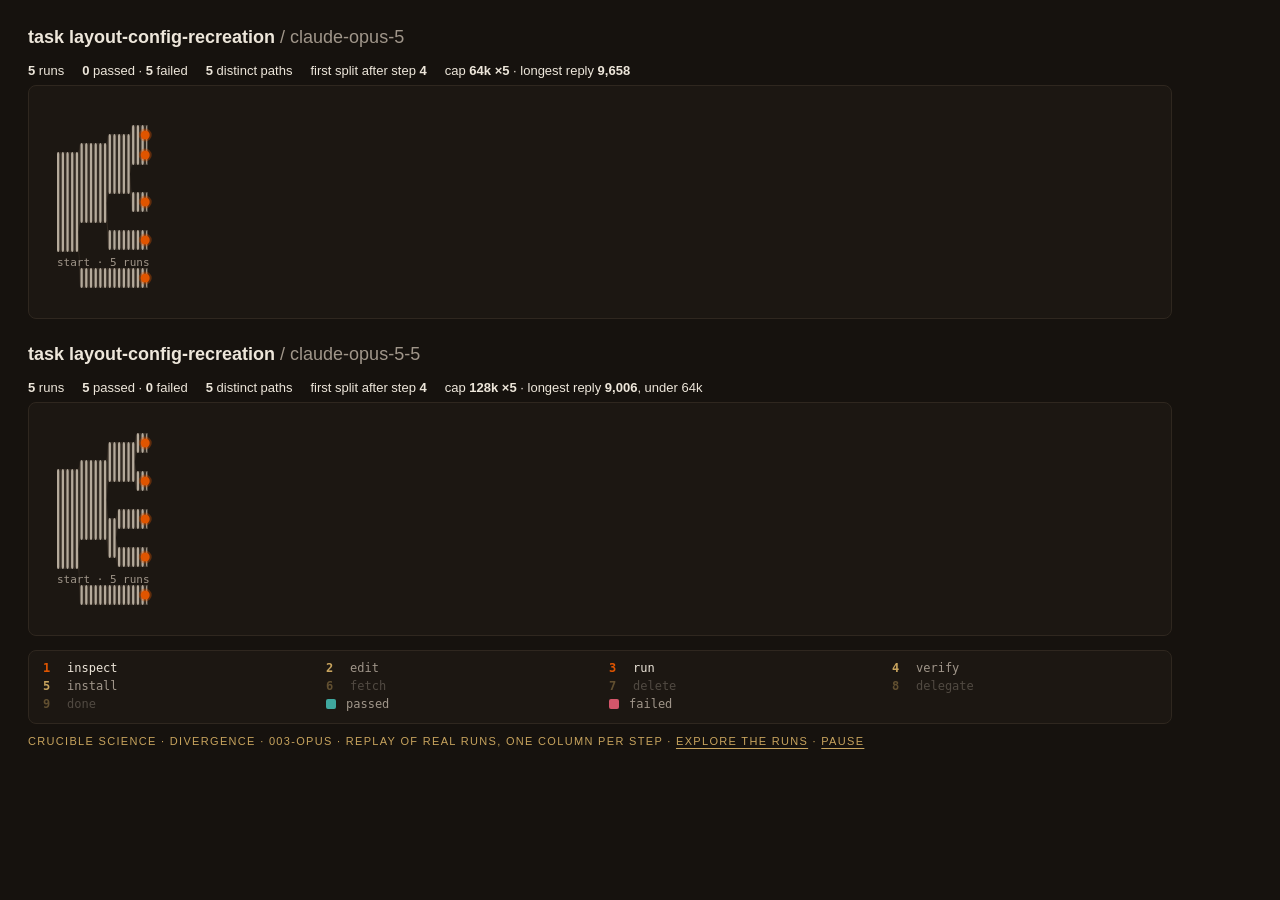
<file: trees/003/layout-config-recreation.html>
<!doctype html>
<!-- viewer/index.html — divergence viewer v0.10 -->
<!--
  Dumb reader. Reads experiments/<exp>/analysis.json and renders what the
  analysis already computed. No analysis happens here. Nothing leaves your machine.

  Serve from the repo root:   python -m http.server
  Open:                       http://localhost:8000/viewer/?exp=001-tau-retail
  Exhibit view:               ...&cell=<cell_id>&export=1   (tree + tool key only, 1200 px)
  Replay (exhibit view only): ...&export=1&play=1   (the tree grows step by step; loops)
  Light theme (for print):    ...&theme=light
  Fixed step key:             ...&key=inspect,edit,run   (a step keeps its number in every tree)
  Pair (exhibit view only):   ...&cell=<a>&with=<b>&export=1   (b's tree under a's: one key,
                              one numbering, same column width)
  Or drop an analysis.json onto the page.
  Shared file (scratch/make_share.py): the data sits in the page, so it opens from disk.
  It starts on its own view (usually the replay); a query string still overrides it.

  Three zoom levels
    shape  the trajectory tree for one (task, model) cell: thickness = runs; each
           step is numbered, and the tool key under the tree gives its full name.
           With verdicts (contract 0.2) endings are teal for passed, red for failed;
           without them, red only where a run never finished
    path   click a branch or an ending: those runs light up, listed below
    step   click a run (up to two): turn-by-turn tokens and the final answer,
           side by side, with their threads drawn through the tree

  v0.10: fitted exhibit (export=1): columns may narrow below 40 px so the longest tree in the
  view fits the frame, one width shared by both trees of a pair; nodes narrow with them, and
  step numbers are left off the tree when a column is under 16 px (the key still names each
  tool). The explore view is unchanged.
  v0.9: replay pause (the "pause" control, a click on the replay, or the space bar); the
  recorded cost in gold. Replay only.
  v0.8: embedded data (a JSON script element with id "embedded") for one-file sharing:
  opens on its own view with no server; "explore the runs" and "Replay" move between the two.
  Without embedded data nothing changes.
  v0.7: in the replay, each tree's recorded cost (total, and per passing run) appears when
  its last run lands. Replay only; nothing else changes.
  v0.6: replay (play=1, exhibit view): one column per step, one dot per run along its own
  path, endings land teal or rose, the key lights the tools being called; respects reduced
  motion. Without play=1 nothing changes.
  v0.5: run labels. If experiments/<exp>/run_labels.json exists (scratch/run_labels.py),
  each run shows its output cap and longest reply, and each cell one line on caps, longest
  reply and fallbacks, also in the exhibit view. Without the file nothing changes.
  v0.4: optional fixed step key (key=...) and pair view (with=...), so two trees can be
  compared number for number. Without those parameters nothing changes.
  v0.3: tool key replaces truncated step labels; hide-sidebar toggle; exhibit view
  (export=1); Crucible Science palette; "river" renamed "trajectory tree".
  v0.2: pass/fail endings, cost in dollars, flipping cells first, model filter,
  hypotheses panel, same-path-different-outcome marker. Reads contract 0.1 too.
-->
<html lang="en">
<head>
<meta charset="utf-8">
<meta name="viewport" content="width=device-width, initial-scale=1">
<title>divergence</title>
<style>
:root{
  /* Crucible Science palette: charcoal ground, white text, gold accents, orange nodes */
  --bg:#16120e; --panel:#1c1712; --fg:#ede6da; --muted:#a0968a; --line:#2f271f;
  --gold:#c8a45e; --orange:#e05500;
  --band:#3a3027; --band-hi:#b5aa9b; --end:#8a7f72; --fail:#d4566a; --pass:#3fa89f;
  --thread:#ede6da; --sel:#241d17;
  --mono: ui-monospace, SFMono-Regular, Menlo, Consolas, monospace;
  --sans: -apple-system, BlinkMacSystemFont, "Segoe UI", Inter, Roboto, sans-serif;
}
:root[data-theme="light"]{
  --bg:#ede6da; --panel:#f6f1e8; --fg:#16120e; --muted:#6b6155; --line:#d8cebd;
  --gold:#8f6f2e; --orange:#c94c00;
  --band:#d6c9b3; --band-hi:#7d7263; --end:#7a6f62; --fail:#b8394d; --pass:#2b847c;
  --thread:#16120e; --sel:#e4dccd;
}
*{box-sizing:border-box}
html,body{margin:0;background:var(--bg);color:var(--fg);font:14px/1.45 var(--sans)}
.app{display:grid;grid-template-columns:300px minmax(0,1fr);min-height:100vh}
.app.noside{grid-template-columns:minmax(0,1fr)}
.app.noside aside{display:none}
aside{border-right:1px solid var(--line);background:var(--panel);padding:18px 16px;overflow-y:auto;max-height:100vh;position:sticky;top:0}
main{padding:20px 24px;min-width:0}
h1{font-size:13px;margin:0 0 2px;font-weight:650;letter-spacing:.14em;text-transform:uppercase;color:var(--gold)}
h2{font-size:18px;margin:0 0 4px;font-weight:650}
h3{font-size:12px;margin:18px 0 8px;font-weight:600;text-transform:uppercase;letter-spacing:.08em;color:var(--gold)}
.muted{color:var(--muted)}
.small{font-size:12px}
.badge{display:inline-block;font-size:11px;padding:1px 7px;border-radius:9px;border:1px solid var(--line);color:var(--muted);margin-left:6px;vertical-align:1px;white-space:nowrap}
.badge.fail{border-color:var(--fail);color:var(--fail)}
.badge.pass{border-color:var(--pass);color:var(--pass)}
.badge.warn{border-color:var(--orange);color:var(--orange)}
.q{margin:10px 0 0;font-size:13px}
select{font:12px var(--sans);color:var(--fg);background:var(--panel);border:1px solid var(--line);border-radius:6px;padding:4px 6px;width:100%}
.cells{list-style:none;margin:0;padding:0}
.cells li{padding:7px 8px;border-radius:6px;cursor:pointer;margin-bottom:2px}
.cells li:hover{background:var(--sel)}
.cells li.on{background:var(--sel);box-shadow:inset 2px 0 0 var(--gold)}
.cells .t{font-weight:560;font-size:13px}
.cells .m{font-size:12px;color:var(--muted);font-family:var(--mono)}
.dot{display:inline-block;width:7px;height:7px;border-radius:50%;background:var(--orange);margin-left:6px;vertical-align:1px}
details{margin-top:14px;font-size:12px;color:var(--muted)}
details summary{cursor:pointer;color:var(--fg)}
details ul{padding-left:16px;margin:6px 0}
.hyp{font-size:12px;margin:6px 0 0}
.hyp div{padding:5px 0;border-bottom:1px solid var(--line)}
.hyp b{font-family:var(--mono);font-weight:600;color:var(--gold)}
.hyp .v{font-size:11px;text-transform:uppercase;letter-spacing:.04em;margin-left:6px}
.hyp .v.supported{color:var(--pass)} .hyp .v.killed{color:var(--fail)} .hyp .v.mixed{color:var(--muted)}
.head{display:flex;justify-content:space-between;align-items:flex-start;gap:12px}
.tog{font:12px var(--sans);color:var(--muted);background:transparent;border:1px solid var(--line);border-radius:6px;padding:4px 10px;cursor:pointer;white-space:nowrap}
.tog:hover{color:var(--fg);border-color:var(--gold)}
.stats{display:flex;flex-wrap:wrap;gap:6px 18px;margin:8px 0 4px;font-size:13px}
.stats b{font-weight:620}
.note{font-size:12px;margin:6px 0 0;padding:6px 10px;border-left:2px solid var(--line);color:var(--muted)}
.note.warn{border-color:var(--orange)}
.guide{font-size:12px;color:var(--muted);margin:4px 0 12px}
.tree{background:var(--panel);border:1px solid var(--line);border-radius:8px;overflow:hidden}
.tree .scroll{overflow-x:auto;overflow-y:hidden}
.tree svg{display:block}
.rib{fill:var(--band);opacity:.75;cursor:pointer;transition:opacity .12s}
.rib:hover{opacity:1}
.rib.fail{fill:var(--fail);opacity:.35}
.rib.pass{fill:var(--pass);opacity:.35}
.node{fill:var(--band-hi);cursor:pointer}
.node.end{fill:var(--end)}
.node.fail{fill:var(--fail)}
.node.pass{fill:var(--pass)}
.node.picked{stroke:var(--fg);stroke-width:1.5}
.dim{opacity:.12 !important}
.lbl{font:11px var(--mono);fill:var(--muted);pointer-events:none}
.lbl.code{fill:var(--gold);font-weight:600}
.lbl.end{fill:var(--fg)}
.lbl.fail{fill:var(--fail)}
.lbl.pass{fill:var(--pass)}
.thread{fill:none;stroke:var(--thread);stroke-width:2;pointer-events:none}
.thread.b{stroke-dasharray:5 4}
.key{display:grid;grid-template-columns:repeat(auto-fill,minmax(230px,1fr));gap:4px 18px;list-style:none;margin:0;padding:10px 14px 12px;border-top:1px solid var(--line);font:12px var(--mono);color:var(--muted)}
.key b{color:var(--gold);display:inline-block;min-width:24px;font-weight:600}
.key .sw{display:inline-block;width:10px;height:10px;border-radius:2px;margin-right:10px;vertical-align:-1px}
.key .sw.pass{background:var(--pass)} .key .sw.fail{background:var(--fail)}
.key li.off{opacity:.4}
.head.pair{margin-top:22px}
.tree.static{pointer-events:none}
.tree.keyonly{margin-top:14px}
.tree.keyonly .key{border-top:0}
.lower{display:grid;grid-template-columns:minmax(280px,1fr) minmax(0,1.6fr);gap:20px;margin-top:18px}
.runs{background:var(--panel);border:1px solid var(--line);border-radius:8px;overflow:hidden}
.runs .hd{padding:8px 12px;border-bottom:1px solid var(--line);font-size:12px;color:var(--muted)}
.run{padding:8px 12px;border-bottom:1px solid var(--line);cursor:pointer;font-size:12px}
.run:last-child{border-bottom:0}
.run:hover{background:var(--sel)}
.run.on{background:var(--sel);box-shadow:inset 2px 0 0 var(--gold)}
.run .top{display:flex;justify-content:space-between;gap:8px;font-family:var(--mono)}
.run .path{color:var(--muted);margin-top:3px;word-break:break-word}
.cmp{display:grid;grid-template-columns:repeat(auto-fit,minmax(260px,1fr));gap:14px}
.card{background:var(--panel);border:1px solid var(--line);border-radius:8px;padding:12px 14px;min-width:0}
.card h4{margin:0 0 6px;font-size:13px;font-family:var(--mono);font-weight:600}
.card .kv{font-size:12px;color:var(--muted);margin-bottom:8px;font-family:var(--mono)}
table{width:100%;border-collapse:collapse;font:12px var(--mono)}
td,th{text-align:left;padding:3px 6px 3px 0;border-bottom:1px solid var(--line)}
th{color:var(--muted);font-weight:500}
td.n,th.n{text-align:right}
tr.fail td{color:var(--fail)}
tr.pass td{color:var(--pass)}
pre{white-space:pre-wrap;word-break:break-word;font:12px/1.5 var(--mono);background:var(--bg);border:1px solid var(--line);border-radius:6px;padding:8px 10px;max-height:260px;overflow:auto;margin:6px 0 0}
.empty{max-width:560px;margin:12vh auto;text-align:center;padding:40px 24px;border:1.5px dashed var(--line);border-radius:12px;background:var(--panel)}
.empty code{font-family:var(--mono);font-size:12px}
.hint{font-size:12px;color:var(--muted);padding:14px}
.brand{display:none;margin-top:10px;font-size:11px;letter-spacing:.12em;text-transform:uppercase;color:var(--gold)}
body.drag .empty, body.drag .tree{outline:2px dashed var(--gold);outline-offset:4px}
/* exhibit view: tree and key only, fixed width for consistent PNGs */
body.export .app{display:block}
body.export main{width:1200px;padding:24px 28px}
body.export .tog, body.export .lower, body.export .guide, body.export .note{display:none}
body.export .brand{display:block}
.brand a{color:inherit;text-decoration:underline;text-underline-offset:3px}
.rdot{fill:var(--orange);stroke:var(--orange);stroke-opacity:.35;stroke-width:4;pointer-events:none}
.rdot.pass{fill:var(--pass);stroke:var(--pass)} .rdot.fail{fill:var(--fail);stroke:var(--fail)}
.replay-lbl{transition:opacity .25s}
.replay-cost{transition:opacity .4s}
.replay-cost b{color:var(--gold)}
.rtog{cursor:pointer;text-decoration:underline;text-underline-offset:3px}
.key li{transition:color .25s} .key li b{transition:color .25s}
.key li.hot{color:var(--fg)} .key li.hot b{color:var(--orange)}
@media (max-width: 860px){
  .app{grid-template-columns:1fr}
  aside{position:static;max-height:none;border-right:0;border-bottom:1px solid var(--line)}
  main{padding:16px}
  .lower{grid-template-columns:1fr}
}
</style>
</head>
<body>
<div class="app" id="app" hidden>
  <aside id="side"></aside>
  <main id="main"></main>
</div>
<div class="empty" id="empty" hidden>
  <h2>divergence</h2>
  <p class="muted" id="emptyMsg">Drop an <code>analysis.json</code> here.</p>
  <p class="small muted">Or serve the repo root with <code>python -m http.server</code> and open
  <code>/viewer/?exp=001-tau-retail</code>. Nothing leaves your machine.</p>
</div>

<script type="application/json" id="embedded">{"analysis":{"contract_version":"0.2","meta":{"slug":"003-opus","models":["claude-opus-5","claude-opus-5-5"],"tasks":["layout-config-recreation"],"n_runs":10,"step_key":"tool_name","has_verdicts":true,"has_cost":true,"n_cells":2,"model_roles":{},"task_groups":{}},"cells":[{"cell_id":"layout-config-recreation__claude-opus-5","task":"layout-config-recreation","model":"claude-opus-5","summary":{"n":5,"distinct_paths":5,"first_split_step":4,"first_split_kind":"tool_choice","branch_points":[{"node_id":4,"step":4,"options":{"install":4,"inspect":1}},{"node_id":10,"step":10,"options":{"inspect":3,"install":1}},{"node_id":15,"step":15,"options":{"install":1,"run":2}},{"node_id":165,"step":21,"options":{"run":1,"edit":1}}],"turns":{"min":274,"median":339,"max":441},"in_tok":{"min":71525154,"median":87030061,"max":142738175},"out_tok":{"min":331123,"median":364478,"max":382845},"in_tok_ratio":2.0,"cost_usd":{"min":48.51993075000003,"median":60.723304749999976,"max":84.04889849999999},"cost_ratio":1.73,"terminations":{"completed":5},"verdicts":{"pass":0,"fail":5},"outcome_flip":false,"same_path_diff_outcome":[],"handoffs":0,"task_validity":"unchecked","task_group":null,"model_role":null,"missing_indices":[]},"runs":[{"id":"layout-config-recreation__claude-opus-5__000","task":"layout-config-recreation","model":"claude-opus-5","index":0,"termination":"completed","verdict":"fail","failure":true,"answered":true,"turns":441,"in_tok":142738175,"out_tok":375594,"in_turn":[2362,8666,11068,11834,13439,14635,15323,15632,15751,16172,23955,25939,27204,28674,29647,32079,37878,42806,45299,46310,47193,48163,49591,55241,59238,60213,60902,62235,63201,64911,68343,69247,70097,73961,75245,76072,76485,77386,78691,80096,81063,81920,83625,84392,88750,89826,91134,92943,95636,96429,97444,99159,99691,101055,101490,101976,102799,103615,105596,106150,106713,109302,109473,112150,114845,115792,116926,118950,119820,121124,122545,123770,124539,124934,125533,128052,130488,133480,136402,138982,142177,145627,147405,147483,149001,149557,152555,153057,154681,156284,157336,160440,163786,165638,166932,168510,169549,171986,175947,176501,178598,182044,183235,185015,185458,186789,187421,187861,188891,189331,192450,193922,195887,197851,199131,200394,202295,204332,209108,209825,214036,217211,219046,220872,222801,222974,223930,225566,226459,227230,230270,233275,236294,237895,238737,239868,240129,241367,243562,245392,247060,249303,251285,252612,253222,254686,256266,262707,263555,268092,268429,270885,271733,272160,273230,275225,276174,276633,277848,279948,281414,282169,284378,284978,285297,286764,288068,289197,289852,290257,291742,292588,293588,294588,296196,296652,298608,299425,299570,300704,301753,303371,304416,304731,305112,307077,307579,307963,309145,310136,310410,311203,311824,312645,314377,314810,316278,316940,317547,319164,320527,321424,322480,323696,325357,326041,326543,327279,328453,328921,330008,330149,330290,331430,331819,332734,334458,336068,338088,339037,339351,340596,341091,341728,341870,342715,343266,344665,344810,344955,345100,345245,346733,347854,347999,348163,348324,349706,350420,350551,350687,350826,353536,353802,354017,355511,356153,356258,357300,359377,360630,363168,364583,367181,369311,370156,371849,373687,379528,383517,384192,386191,388260,388732,389765,390176,393554,395380,396421,397403,398536,402306,402972,404146,404908,405507,405861,406811,407600,408698,409286,410502,412567,413328,413511,417011,418434,419109,420693,421511,423381,424574,426534,427974,428416,429263,429979,431149,431783,432419,433202,433276,433353,434545,436669,437497,438246,439816,440392,442626,444239,445075,445603,447878,448233,448715,449132,449353,449462,451389,452342,452682,454143,454753,455579,456959,457584,458528,459329,459642,460271,461165,461629,461963,463406,464490,466250,467466,468603,469132,470119,471289,472055,473220,475291,476432,477798,479316,480263,481204,482252,483136,483639,484112,486451,486828,487971,488678,489871,490219,490917,491815,492164,493714,495046,497082,497498,497847,498310,498990,499120,499323,499517,499920,500702,502948,504767,505111,506472,507108,507481,508829,509677,510584,511194,511606,513214,514635,516916,517848,518306,519312,519518,519761,521104,522839,524012,525795,528307,529053,530642,530818,531019,531550,532004,533302,533915,534754,536926,538469,538953,539845,541230,542091,542806,543880,547048,548201,548853,549898,550298,552548,552821,553094,553429,553930,554320,554777,555024,555513,556602,557792,559211,560290,561507,562126,564350,564650,566526,567174,568532],"out_turn":[187,249,126,115,115,622,111,70,187,492,1928,114,432,115,1839,566,2063,2141,694,876,120,1213,371,3818,926,545,890,612,1499,3417,120,627,630,1135,737,321,664,1123,1029,661,793,1690,121,2170,915,1138,849,709,766,910,1683,72,130,290,287,672,715,687,539,119,2561,64,1072,1205,852,62,2017,632,944,1098,873,763,389,62,861,1550,2942,2799,2477,1763,1814,1724,68,1426,417,2983,121,1076,903,913,2247,3137,1161,1204,1313,691,1766,3581,387,933,2666,1043,1692,399,1047,594,146,978,131,3040,1237,1006,795,795,1031,1470,1668,4472,593,1779,2264,1151,1499,1899,120,538,1230,878,120,1953,1522,2324,1224,518,1110,62,908,1567,911,1058,1592,1452,1188,63,1176,1527,6435,710,4038,297,110,833,63,772,1894,902,419,56,2091,1459,479,2010,585,60,651,950,1069,291,61,1372,836,678,673,778,73,1385,688,115,115,109,1493,907,300,62,1825,453,278,617,844,220,648,479,625,721,342,1186,647,124,1007,1264,835,771,57,1529,669,63,386,1028,65,960,111,111,150,144,697,1639,1595,1578,457,147,477,443,508,112,112,106,1270,115,115,115,115,708,1091,115,134,146,134,708,116,130,133,1532,206,84,1375,612,97,61,1593,356,1571,676,1810,2003,777,529,1349,4067,3415,222,1310,2006,167,963,62,1254,1549,525,804,427,3638,58,673,542,565,63,879,638,986,510,57,1893,561,66,2170,578,548,111,695,894,64,1072,1250,65,380,65,449,565,451,770,61,64,1127,1676,628,632,1500,413,1401,63,821,61,1933,338,57,122,204,88,1550,476,61,1449,63,582,1087,83,784,517,218,405,788,369,151,1144,926,1686,57,1123,456,587,334,687,493,1267,1075,637,1097,882,818,807,622,461,62,1945,79,1126,550,1053,65,534,755,66,1407,1004,1717,199,94,80,644,61,77,61,88,591,1846,1285,287,202,571,302,1245,723,840,580,63,1502,865,2042,880,404,899,64,64,1285,1408,1127,1171,2220,632,1519,62,62,317,165,1067,548,740,1741,1497,439,662,1267,616,588,114,2704,648,298,980,325,2012,79,79,94,107,247,93,123,98,829,598,215,440,58,599,2012,271,1861,59,1168,803],"cost_usd":84.04889849999999,"trajectory":["inspect","run","inspect","run","install","run","inspect","run","inspect","run","inspect","run","inspect","run","inspect","install","run","inspect","run","inspect","run","inspect","edit","run","inspect","run","install","run","inspect","run","inspect","run","inspect","run","inspect","run","inspect","run","inspect","run","inspect","run","edit","run","inspect","run","inspect","run","verify","inspect","run","edit","run","inspect","run","inspect","run","edit","run","inspect","run","inspect","run","inspect","run","inspect","run","inspect","run","inspect","run","inspect","run","verify","run","inspect","run","inspect","run","inspect","run","inspect","run","inspect","run","inspect","run","inspect","run","inspect","run","inspect","run","inspect","run","inspect","run","inspect","run","inspect","run","inspect","run","inspect","run","inspect","run","inspect","run","inspect","run","inspect","run","inspect","run","inspect","run","inspect","run","inspect","run","inspect","run","inspect","run","inspect","run","inspect","run","inspect","run","inspect","run","inspect","run","inspect","run","inspect","run","inspect","run","inspect","run","inspect","run","inspect","verify","run","inspect","run","inspect","run","verify","run","inspect","run","inspect","run"],"handoff":false,"replies":1,"user_turns":null,"tool_errors":null,"task_validity":"unchecked","final_answer":"The reverse-engineering is complete. Here's a summary of what I built:\n\n## Result\n\n| Tolerance | Matching pixels |\n|---|---|\n| exact (±0) | **94.01 %** |\n| ±1 | **99.23 %** |\n| ±2 | **99.34 %** |\n| ±10 | **99.74 %** |\n\n(requirement: ≥ 98 %)\n\n## Approach\n\n**Structure discovery** – analysed the target pixel-by-pixel to recover the layer stack: photo → blue panel → 60 %-opacity green→blue gradient overlay → pills → badge → text. Sub-pixel edge coverages revealed exact geometry (e.g. blue panel top at y = 384, pill stadium 123.83 × 189.6, circle r = 50.35).\n\n**Raster assets** – `component_000.png` (hero) and `component_001.png` (about) are used as-is. Their slight blur turned out to be *fractional positioning*: Chrome pixel-snaps `\u003cimg>` elements, so I applied `transform: translate(0.04px, 0.76px)` — this alone lifted the exact-match rate from 76 % → 85 %.\n\n**Generated SVGs** (12 files, all vector-only, ≤ 3 primitives each, ≤ 64 % canvas coverage, \u003c 6 KB): gradient overlay, blue panel, about-panel with elliptical cap, 5 pills (stadium + circle + traced icon), badge, CTA pill, footer bar and footer icons. Icons were traced from the target's alpha coverage at the 0.5 level and emitted as single paths.\n\n**Text** – 21 editable TEXT components. Font detection was done by rendering candidates through the real renderer and comparing ink-column profiles; the poster uses **DM Sans** (bold display), **League Spartan** (light display / letter-spaced captions) and **Poppins** (body). Many blocks (about body, CTA body, footer lines, SCHEDULE, YOUR VISIT, Important Reminder, REMEMBER TO BOOK, CALL THIS NUMBER…) reproduce **pixel-exactly**.\n\n**Optimisation** – a persistent-browser renderer (0.34 s/frame) drove coordinate-descent/grid searches over positions, sizes, line-heights, letter-spacings, gradient stops and shape geometry, using masked, clipped-L1 losses per component.","trace_path":"runs/layout-config-recreation/layout-config-recreation__claude-opus-5__000.json"},{"id":"layout-config-recreation__claude-opus-5__001","task":"layout-config-recreation","model":"claude-opus-5","index":1,"termination":"completed","verdict":"fail","failure":true,"answered":true,"turns":274,"in_tok":71525154,"out_tok":382845,"in_turn":[2362,8645,10250,11016,12621,13817,14212,14510,14627,14705,18045,18515,20300,22909,25296,26909,27682,28126,29090,30810,31204,31581,34986,35755,37935,40115,42664,43098,45707,47495,52284,54233,55354,55666,56754,57921,58286,58802,59590,60407,61822,63028,63394,65619,67303,68429,70165,70696,72162,74330,75455,76173,76800,77427,77728,78788,79317,80481,82417,85986,92302,93262,93793,94725,97910,99523,101211,103723,104635,105071,106252,108893,109527,110000,111638,114269,116225,118060,119869,122873,124493,124991,127293,130089,131439,132842,133637,133900,134820,135435,136269,139409,139967,141479,142225,142742,143699,144028,144731,145507,147172,148886,151758,155672,156537,160075,162200,163838,166434,167992,171618,178032,180067,181358,182452,184894,186290,187450,189599,192408,194975,198083,205466,206672,214927,218640,222830,225637,227131,234739,236588,239366,242630,243716,246574,251667,252455,257323,259581,261594,263031,264549,265816,266572,267664,269054,275311,277429,279471,280803,283271,285010,289387,293344,294943,297409,298874,300904,304678,305431,306925,309555,317013,318068,323873,328004,330154,331567,332962,336471,339791,341585,344855,346621,348220,351062,352601,353828,355540,356493,359651,362261,365745,369344,370780,372679,374423,375470,375897,376478,377554,378833,382361,384301,387890,390881,393024,402689,407208,408423,409652,410867,412146,415647,418301,421383,423938,428035,432066,435144,436159,437111,438327,439141,440435,442039,445297,448771,451089,453674,455009,456399,458704,463719,467172,470271,471187,471838,473313,474165,477464,478619,480114,480782,481487,482066,482567,482811,484700,486032,487529,488683,491190,492158,494071,495655,496175,496478,497844,502119,503567,508317,509568,513078,516210,522272,524007,524929,525846,528116,531015,532914,534953,536073,536625,538914,540444,541660,544786,547201,548856,549774,550844,551725],"out_turn":[170,210,126,115,115,347,112,68,68,283,468,55,778,751,1582,561,434,114,1511,236,211,293,754,108,694,939,100,396,1462,4389,357,896,190,325,188,108,501,55,57,1380,469,100,1355,1583,332,1450,427,944,2064,846,703,111,111,57,911,407,576,1296,2956,4771,939,56,660,3024,1532,1406,1747,897,60,966,1934,619,113,1365,1942,1408,928,1027,987,1609,59,1988,1345,1140,1063,467,55,905,111,555,3006,444,345,552,368,942,111,554,686,494,1410,2330,3780,775,2576,1658,1292,2443,1385,3192,6312,1596,1143,911,2247,968,785,791,2053,2346,2946,7113,855,8200,3143,3401,2577,1154,7320,1649,2594,2984,864,2188,4910,304,4657,2067,1949,1170,938,435,484,678,763,4895,1848,1521,446,2118,1484,4100,3922,1291,2297,1285,818,3695,627,985,2081,6726,760,859,3737,1653,1229,1359,1578,2321,1064,2635,1131,790,2528,1514,1133,1631,868,3039,1918,1523,2521,968,978,1314,605,72,439,811,1079,3238,1725,2784,2518,2137,9658,4468,56,1028,56,1205,2092,2182,2216,1458,2552,3477,3072,774,581,870,468,1135,1412,2984,1210,62,2379,1328,470,1172,2006,1876,1057,901,60,1198,604,2186,409,1069,152,520,432,486,60,1141,1317,59,834,2127,601,1250,617,315,103,207,885,512,3783,864,1094,2236,4857,1395,722,649,586,2689,593,1034,481,282,822,1192,57,1041,2205,762,492,636,823,882],"cost_usd":48.51993075000003,"trajectory":["inspect","run","inspect","run","install","run","inspect","run","inspect","run","inspect","run","inspect","run","inspect","run","inspect","run","inspect","run","inspect","run","inspect","run","inspect","run","inspect","run","inspect","run","inspect","run","inspect","run","inspect","run","edit","run","edit","run","edit","run","edit","run","edit","run","edit","run","edit","run","edit","run","edit","inspect","run","edit","run","edit","run","inspect","run","inspect","run","edit","run","inspect","run","inspect","run","edit","run","edit","run","inspect","run","edit","run","inspect","edit","run","inspect","run","edit","run","inspect","edit","run","edit","run","inspect","run","edit","run"],"handoff":false,"replies":1,"user_turns":null,"tool_errors":null,"task_validity":"unchecked","final_answer":"I reverse-engineered the poster into an editable component layout at `/app/output/config.json` (39 components, ordered back-to-front).\n\n## What the poster decomposes into\n\n**Raster assets (from the library)**\n- `component_000.png` — team-hands hero photo (`19,-13, 774×432`, sub-pixel `translate()` to match the reference rasterisation)\n- `component_001.png` — doctor photo in the \"About\" band\n\n**Generated vector art** (`/app/output/generated_components/`, 16 SVGs)\n- `top_gradient.svg` — the mint→periwinkle wash over the hero (reproduced as a 33-stop `linearGradient` with `stop-opacity 0.6`, fitted to the target's exact composite ramp so Skia's dithering lines up)\n- `band_icons.svg`, `band_sched.svg`, `footer_bar.svg` — flat colour bars\n- `about_panel.svg` — round-capped gradient panel (arc r=101.15 fitted from the target edge)\n- `button.svg` — gradient phone pill\n- `pill0…4.svg` — service capsules incl. white disc + hand-drawn icons (test-tube, scalpel, blood drop, first-aid kit, ambulance)\n- `logo.svg` — clinic badge with heart/hand mark\n- `ic_phone/home/mail/phone_blue.svg` — footer & button glyphs\n\n**Text (21 TEXT components, no traced outlines)** — headline, sub-head, service labels, About heading + paragraph, schedule block, phone number, reminder copy, rotated \"Frida Clinic\" lock-up and the three footer lines. Fonts resolved to *DM Sans*, *League Spartan* and *Poppins* with per-block size/letter-spacing/line-height recovered by rendering-in-the-loop optimisation (several blocks — e.g. `SCHEDULE`, `YOUR VISIT`, `REMEMBER TO BOOK`, `Important Reminder`, both paragraphs — now match the target *pixel-for-pixel*).\n\n## Validation\n- Every generated SVG: ≤ 3.4 KB, ≤ 12 primitives, vector-only (no raster/text/scripts/URIs), ink coverage 0.22 – 0.75 of its canvas (limit 0.80).\n- Rendering with `render.py`: **98.26 %** of pixels identical (97.36 % within ±1 level; 78.3 % bit-exact). Residual differences are confined to the ordered-dither of the hero wash, the two photo resampling edges, and the finer strokes of the hand-drawn icons.","trace_path":"runs/layout-config-recreation/layout-config-recreation__claude-opus-5__001.json"},{"id":"layout-config-recreation__claude-opus-5__002","task":"layout-config-recreation","model":"claude-opus-5","index":2,"termination":"completed","verdict":"fail","failure":true,"answered":true,"turns":339,"in_tok":87030061,"out_tok":331123,"in_turn":[2362,7939,9255,10485,11252,12857,14053,14917,15203,15383,15489,15994,18768,19201,20750,27368,28608,29717,31663,35215,35788,39374,40693,43436,45164,46138,46314,46513,47725,48220,48410,49091,50156,52219,52537,52932,56146,58125,60587,61085,62536,63018,63906,70046,74539,77611,78236,78811,81731,83601,84259,84672,85252,86105,88020,88880,90157,93156,93545,94103,94450,100194,101786,102001,103636,105537,106095,106508,107146,107377,108411,108681,110020,110290,112524,114084,114252,117429,118403,118643,120886,121913,122291,123226,124703,125489,126217,126550,127470,128160,129571,131325,132026,133200,134275,136942,137150,137995,140278,142241,145518,147030,149172,152363,153266,154869,156928,157537,157992,158619,159377,159678,163330,163472,164612,165224,165630,165941,166341,169142,173511,175107,179432,182133,185544,186730,187995,190521,195103,196928,202988,204922,207057,211107,211343,211782,212399,212620,213540,215013,215767,216831,217841,218158,222757,223138,224354,225859,227410,229955,233830,238508,239221,239567,243100,245291,247869,250750,259588,262351,264098,265507,269485,272421,275827,276490,280035,281342,282025,282196,283824,285662,288500,291465,292502,294305,301506,301797,302586,303231,303578,304645,305027,305663,306605,307725,309601,309910,311341,311644,312561,313455,314490,316027,316307,317217,317919,319664,320222,320658,321004,321503,321642,322297,322897,323719,324384,325091,325326,327446,328197,328334,328465,330023,331600,332535,333960,335270,335601,336911,337352,338100,339207,339345,339767,340700,342894,345277,345815,347523,350352,351744,351907,352047,352223,352392,354477,354670,354844,354999,355607,357249,359008,359391,360287,361466,364961,366666,368286,371006,371434,373165,373893,374135,374335,377056,378376,380528,383226,384558,386265,389223,390045,390424,391598,393400,395564,398232,399979,401797,403117,404601,405054,405879,408313,408486,408668,411364,411549,411675,413392,416077,416713,417642,418596,419110,421924,423200,424248,424647,426131,427872,430117,432441,434874,437207,438074,438930,441083,443858,446021,446893,448875,449547,450156,451455,452431,453662,454018,454157,456004,456718,457324,458157,459524,460256,461176,461451,461840,463183,463682,464721,465487,466700,468033,469074,470589,471422,471901,472841,474251,475214,476139,476871,477309,478748,479717,481962,482995],"out_turn":[200,313,71,127,115,115,803,124,131,96,271,308,423,55,590,1192,401,469,720,284,822,1209,1819,1604,622,115,126,1088,206,175,111,788,1507,303,56,3208,578,2112,125,1224,431,771,912,4225,2703,610,109,2771,846,279,398,109,326,1667,717,809,2984,293,473,214,1857,1492,56,1628,1089,524,301,589,56,1021,56,1260,56,2209,1519,56,2200,894,66,2222,1026,60,797,652,600,655,59,784,606,1006,1704,629,989,579,2511,193,56,126,1737,3103,702,933,3109,816,888,1986,470,440,111,242,57,3618,95,630,597,115,296,114,1398,821,671,1662,1526,2882,781,835,680,3047,1611,5966,1570,2128,3468,171,124,595,59,901,1459,387,854,807,60,4329,343,57,1134,599,1579,3868,4504,464,57,685,1977,2415,2219,5936,1844,1657,1309,1254,1208,3399,647,2790,1149,598,56,897,127,2107,2958,950,1772,7034,137,635,339,253,863,178,432,273,819,1380,303,1414,126,738,699,992,1449,197,158,324,1522,472,231,198,270,109,108,438,801,577,606,61,1680,721,107,91,273,1128,484,505,1268,60,857,420,302,1077,108,129,416,2158,1394,513,1515,1632,1232,133,125,146,161,2070,163,163,125,223,175,1675,298,794,782,2251,713,1219,2711,389,1277,245,131,192,2106,737,1342,2240,782,937,2626,764,113,701,988,1500,1857,1544,1518,1203,1432,115,626,2310,158,176,2343,179,120,1612,2461,408,776,828,162,2499,956,1038,113,1016,1553,1924,1274,2087,2142,731,649,845,2750,2112,493,1976,547,582,688,944,1125,350,133,1605,534,408,265,1357,541,898,106,105,1328,113,819,509,1125,1318,651,1330,688,422,672,858,836,801,644,384,482,511,1086,460,863],"cost_usd":75.85191974999998,"trajectory":["inspect","run","inspect","run","install","run","inspect","run","inspect","run","install","run","install","run","inspect","run","inspect","run","inspect","run","inspect","run","inspect","run","inspect","run","inspect","run","inspect","run","inspect","run","inspect","edit","run","inspect","run","inspect","run","inspect","run","inspect","run","inspect","run","inspect","run","inspect","run","inspect","run","install","run","inspect","edit","inspect","run","inspect","run","inspect","run","inspect","run","edit","run","edit","run","inspect","run","inspect","run","inspect","run","edit","run","inspect","run","edit","run","inspect","run","inspect","run","edit","run","inspect","run","inspect","run","inspect","run","inspect","run","inspect","run","inspect","run","inspect","run","inspect","edit","inspect","run","inspect","edit","run","inspect","run","inspect","run","inspect","run","inspect","run","inspect","run","inspect","run","inspect","run","inspect","run","inspect","run","inspect","edit","run","inspect","run"],"handoff":false,"replies":1,"user_turns":null,"tool_errors":null,"task_validity":"unchecked","final_answer":"The reverse-engineering is complete. Here's what I built:\n\n## Result\n\n**`/app/output/config.json`** renders to **98.2 %** matching pixels (≥98 % requirement met; 97.1 % at a ±2 tolerance, 69 % bit-exact).\n\n### Structure discovered (50 components, back-to-front)\n\n| Layer | Approach |\n|---|---|\n| Hero photo | `component_000.png` at (19, −13) 774×432 (native size, clipped at top) |\n| Hero tint | Generated SVG gradient rect at **opacity 0.6** — recovered by regressing layout ≈ α·overlay + (1−α)·photo |\n| Logo tag + hand/heart mark | Generated SVG (rounded-bottom path) + contour-traced mark |\n| Blue bands, service pills, white circles, about blob, phone pill, footer bar | Generated SVGs with exact sub-pixel geometry inside integer-aligned boxes |\n| 10 icons (test tube, pen, drop, kit, ambulance, phones, home, mail) | Marching-squares contour traced → single `\u003cpath>` each, ≤2.6 KB |\n| About photo | `component_001.png`, sub-pixel placed via `transform: translate(0.1px, 0.35px)` |\n| 21 TEXT components | Real editable text, no traced outlines |\n\n### Key techniques\n- **Font identification**: built a persistent-Chromium batch renderer (0.3 s/render vs 4 s) and searched all 3 152 cached Google fonts by per-glyph shape matching, then verified *in situ* against the real backdrop. Found Poppins (paragraphs/footer), DM Sans (labels, phone number), League Spartan (SCHEDULE/YOUR VISIT, captions), Rethink Sans (headline), Poppins-Bold (rotated \"Frida Clinic\").\n- **Pixel-exact text**: many blocks (labels, SCHEDULE, YOUR VISIT, 4218-9036, both paragraphs, footer) match with **0 differing pixels** after optimizing size, letter-spacing, line-height and ¼-px horizontal offsets.\n- **Sub-pixel shape control**: Chrome pixel-snaps image boxes, so all fractional geometry lives *inside* the SVG while the box stays integer-aligned; a ½-pixel coordinate-space fix on traced contours cut icon error by 60 %.\n\nAll generated SVGs are vector-only, 1 primitive each, \u003c3 KB, and cover well under 80 % of their canvas.","trace_path":"runs/layout-config-recreation/layout-config-recreation__claude-opus-5__002.json"},{"id":"layout-config-recreation__claude-opus-5__003","task":"layout-config-recreation","model":"claude-opus-5","index":3,"termination":"completed","verdict":"fail","failure":true,"answered":true,"turns":310,"in_tok":81994012,"out_tok":364478,"in_turn":[2362,7951,9245,10476,11243,12848,14044,14548,15025,17566,19814,20247,24270,24551,24738,24841,27486,28313,31526,36944,40105,40634,41247,42196,45957,48579,50571,52461,56359,59647,63377,68873,71260,75447,77660,83119,83719,84626,86135,89335,90524,92000,94442,95466,95976,96638,97579,99272,100773,100974,101204,101619,102680,104192,107176,108369,110560,111771,112451,113211,113420,113639,114240,115567,116734,117840,120212,120804,121216,123586,123727,124354,124694,126326,126561,126880,128143,129068,130417,130986,134050,134153,136472,139424,140250,140510,141557,142676,143162,143453,143633,143923,144802,146397,147142,147510,148807,150452,151066,152863,154827,157250,159576,160522,160786,162170,163548,164061,165706,166630,168205,168828,169113,169646,171120,173165,173854,174795,175532,176246,176427,176688,177600,178944,179879,182645,186132,187298,189435,189586,190414,191400,194341,196686,198054,200922,202112,204719,207222,208449,208934,209709,213252,214065,215488,218867,219770,220077,223316,224524,225558,231219,233388,234205,235069,236411,238364,240452,240975,241307,246062,248265,249321,251513,252216,253816,258027,259236,260701,262263,266217,272368,273559,275012,277884,279136,284658,289000,293982,296986,299737,303412,309903,312721,313840,318336,321010,324560,328773,331058,335298,337409,340017,341289,348342,350826,352899,354259,356748,358436,360589,362636,365138,366349,368546,370543,372520,373819,374691,376509,379847,381255,382646,383486,383742,386310,391398,394305,395232,397463,399165,402047,403433,404630,407036,408447,411055,415649,416819,417721,418686,419471,421723,423196,424494,426476,430195,430413,433004,435522,436141,436907,437550,439771,440621,443138,444221,444731,445181,446169,446631,447698,449194,450574,454492,455190,455726,456914,458902,460732,462001,463239,464467,464789,465041,466217,467077,468474,469258,469476,470483,471189,471661,472973,473815,474758,476509,477978,479221,481792,483026,484129,486558,487819,489819,490479,491411,492453,492935,493723,495929,497521,497868,500169,500820,502910,503692,505024,505389,507856,509727,510482,512393,512865,513246,514250,515467,516681,517752,518996],"out_turn":[208,294,72,127,115,115,320,467,115,117,60,3975,123,133,93,346,527,797,1286,2638,514,61,791,607,2004,1651,1755,546,1058,855,3778,923,1801,2098,5444,59,640,617,2988,851,1297,920,1009,115,636,858,1412,1471,195,215,58,919,818,2872,592,1625,1118,489,641,194,59,512,442,1125,536,1389,577,126,2370,142,118,175,1633,220,60,1203,107,1334,119,3058,93,1148,2953,826,61,694,980,82,290,165,59,535,561,701,99,89,1630,116,1284,1128,2269,2319,947,118,100,1378,62,1639,721,1547,581,62,388,677,822,656,935,584,614,166,62,731,126,835,2223,3480,907,2114,143,114,987,1624,2304,1369,2536,1004,343,2497,1220,397,687,2803,803,182,1684,864,123,2569,1209,1028,5654,2073,419,858,143,1443,1500,508,61,3425,2074,62,2186,86,1154,3341,593,1075,1102,1128,4785,512,1234,2771,1029,5253,3377,4871,2836,2336,3127,6347,2678,1102,2127,2479,3381,1850,2113,3636,1932,2275,995,779,2120,1826,1247,1942,1242,2154,134,2503,116,1491,1198,1072,1105,621,1154,3338,1228,767,833,120,652,4712,2537,701,1589,1538,2698,1192,988,1580,1349,2548,4588,1053,618,713,123,2066,955,1044,939,3577,59,2117,2271,453,692,399,1808,596,2318,829,495,116,973,63,813,1109,1086,3671,691,62,935,1304,738,584,869,503,307,58,824,509,1022,616,59,735,691,63,573,495,598,1571,1251,620,2406,667,984,2282,1037,1816,496,578,987,90,375,1859,1555,62,2124,531,1937,642,1239,284,2277,1506,311,1871,363,281,385,232,55,725,759,760],"cost_usd":53.08239149999999,"trajectory":["inspect","run","inspect","run","inspect","run","install","run","inspect","run","inspect","run","inspect","run","inspect","run","inspect","run","inspect","run","inspect","run","inspect","run","inspect","run","inspect","install","inspect","run","inspect","edit","run","inspect","run","inspect","run","inspect","run","inspect","run","edit","run","inspect","run","inspect","run","edit","inspect","run","inspect","run","inspect","run","edit","run","inspect","run","inspect","run","inspect","run","edit","run","inspect","run","inspect","run","edit","inspect","run","inspect","run","inspect","run","inspect","run","inspect","run","edit","run","edit","run","edit","run","edit","run","inspect","run","inspect","run","inspect","run","edit","run","inspect","run","edit","run","inspect","run","inspect","run","edit","run","edit","run","edit","run","inspect","edit","inspect","run","edit","run","edit","run","inspect","run","inspect","run","inspect","run","inspect","run","edit","run","edit","run","inspect","verify","inspect","run","inspect","edit","run","edit","run","edit","run","edit","run","verify","inspect","run"],"handoff":false,"replies":1,"user_turns":null,"tool_errors":null,"task_validity":"unchecked","final_answer":"The reverse-engineering is complete. Final result:\n\n## Output\n\n**`/app/output/config.json`** — 39 components (17 IMAGE, 22 TEXT) on an 816×1056 white canvas, ordered back-to-front.\n\n**`/app/output/generated_components/`** — 15 hand-derived SVGs (all ≤3.4 KB, ≤3 primitives each, 22–76 % canvas coverage, vector-only).\n\n## Match quality (rendered vs. `layout.png`)\n\n| tolerance | identical pixels |\n|---|---|\n| exact | 80.8 % |\n| ±1 | **98.54 %** |\n| ±2 | 98.91 % |\n| ±8 | 99.44 % |\n\n## How it was reconstructed\n\n- **Photos**: `component_000.png` (hero) and `component_001.png` (About) placed at native size; sub‑pixel position recovered via `transform: translate(…)` (which disables Chrome's pixel snapping) — the About photo region now matches **100 % exactly**.\n- **Flat/gradient artwork** re‑derived analytically: blue panels, footer bar, badge (rounded‑bottom shape), 5 service pills (stadium + circle), About panel (stadium‑left), phone pill. Gradients were solved as *integer stop colours + extended gradient axis* so Chrome's dither pattern reproduces the original; the hero wash is a 0.6‑alpha gradient rect over the photo.\n- **Icons** (hand+heart logo, 5 service icons, phone, 3 footer icons) were auto‑vectorised from the target with marching‑squares contour tracing at α=0.5 + RDP simplification (one `\u003cpath>` each).\n- **Text** stays fully editable. Fonts identified by browser-rendered brute-force matching over the 3 152‑font cache: **DM Sans** (headlines/labels/number), **Poppins** (body copy, logo lettering), **League Spartan** (CTA display + small caps). Size/letter‑spacing/position were then tuned per element against the target pixels — most text blocks (headlines, both paragraphs, SCHEDULE/YOUR VISIT, REMEMBER TO BOOK, Important Reminder, footer) now render with **zero** differing pixels.","trace_path":"runs/layout-config-recreation/layout-config-recreation__claude-opus-5__003.json"},{"id":"layout-config-recreation__claude-opus-5__004","task":"layout-config-recreation","model":"claude-opus-5","index":4,"termination":"completed","verdict":"fail","failure":true,"answered":true,"turns":375,"in_tok":98579169,"out_tok":346159,"in_turn":[2362,7958,9288,10516,11283,12888,14084,14733,15016,15158,15560,19174,19434,20484,21239,22163,23267,29325,32966,35649,36705,37727,38573,39334,40355,41640,43140,44915,46257,50080,55035,57652,60909,62619,63128,64225,65958,67713,68208,69153,70592,71633,72205,74196,76090,77805,78047,79065,79610,80146,81042,82145,83464,85432,87108,88002,88591,90845,91980,92458,97275,99611,100366,101437,102551,105023,105650,106277,106578,107042,109211,110977,112038,113564,114656,115916,118281,121911,122387,122558,124528,125048,125682,126759,128458,130903,132062,132927,133673,134401,134858,135201,135687,136033,137552,138921,139973,140431,141353,142081,144417,145322,151493,151981,152101,154201,154952,156297,159452,160149,160720,163405,163942,165682,171779,172399,172713,174178,176088,177504,177702,178860,179016,180635,184347,185249,185800,186148,187507,188206,189158,193218,196125,196408,196838,198154,200408,202021,203686,207775,209789,212409,212528,213600,214150,215920,216039,217921,219012,221679,222326,222986,225341,225480,225602,226469,229541,231500,234712,237321,239239,239364,240784,242347,243350,244957,246256,250778,255306,257073,257384,257746,258816,260666,263909,265161,266690,267808,269063,269624,270729,272496,274547,277839,278630,278890,281453,282783,284097,287005,288077,289583,292804,292928,293058,294530,296648,297799,299654,300300,300401,300629,301083,303738,303841,303961,304064,304408,304511,304642,304745,306089,306267,306370,306600,307108,307226,307329,307536,309469,309589,309692,310046,310356,311506,313520,315742,316548,317463,318680,322686,323256,323817,324326,325001,325625,325946,327137,330899,333583,334510,335471,337764,339506,339629,339894,340427,342839,344350,344838,344960,345275,346797,347271,348843,351898,354608,356607,356728,356989,357111,358108,359098,360936,363433,366703,369032,369499,371387,371557,371704,371874,374322,375537,378042,378705,379067,381691,383336,384883,386657,388549,390013,390831,392147,392758,393192,393609,393880,394682,395379,396716,397066,397819,400223,400975,401433,402394,402729,403589,404538,405673,407275,408249,409574,410476,412045,413734,415719,415941,417394,418699,419818,424153,424273,425784,426939,427819,428181,429221,433134,434582,435426,436581,437173,437663,440124,440353,440479,440801,441954,442232,444415,444792,445881,446323,448328,448982,449271,450744,452048,452427,454588,454727,455337,455833,458050,459225,461225,462528,462897,463483,464926,466803,467828,469085,469531,470854,471012,471181,473040,473645,474723,475393,477261,477820,478424,479263,479907,481423,482305,482527,483171,484721,485209],"out_turn":[215,324,69,127,115,115,588,125,88,226,428,250,114,740,108,408,536,1008,2500,932,664,595,744,115,1064,1278,1521,728,2411,4337,2291,670,1695,58,701,1325,1631,58,900,586,1026,111,1733,1294,1683,58,1011,518,469,466,186,1105,1961,595,879,113,2056,1120,115,2527,2212,511,702,858,2457,111,111,57,449,135,1014,810,875,892,895,2003,2605,470,141,155,505,111,686,1156,2060,885,759,531,298,442,115,114,340,1061,129,948,134,805,61,2329,893,6164,487,92,1728,728,91,2289,612,58,2670,392,1711,6070,568,230,91,1180,1387,59,1132,59,1590,3371,733,503,298,88,652,59,3826,2893,260,112,1295,1078,1565,89,2983,1666,2599,89,90,95,1750,89,89,1038,1749,632,61,2325,124,92,108,3045,1758,2614,2496,1863,95,94,1061,585,1580,1292,3632,3627,1615,296,58,699,1366,2622,952,1413,888,737,417,1006,426,2036,2536,776,59,2461,1275,89,2481,995,59,3206,94,89,1224,1844,981,1059,499,86,104,105,2638,88,90,88,329,88,101,88,1296,163,88,137,479,88,88,138,1918,90,88,276,288,269,1696,1762,711,103,1143,3800,341,383,85,647,94,297,94,3755,2322,567,685,2028,1678,93,91,451,2397,1026,265,92,92,1404,59,1358,1049,1792,1665,91,91,92,92,963,1636,1605,3263,2195,333,1764,140,140,140,205,131,2351,562,58,2470,1526,1375,1647,1681,1457,760,1110,282,221,402,60,370,637,1211,59,625,1670,632,358,944,112,715,577,974,1448,722,1142,744,1389,1610,1957,59,1287,1179,899,4208,90,90,998,719,58,651,1965,1028,579,962,577,119,2431,131,96,96,1056,59,2071,58,1065,60,1916,597,60,1406,1264,61,2131,124,91,480,2049,1044,1579,1111,221,479,1012,1538,849,1052,296,1293,120,90,1428,516,316,313,1070,528,433,497,468,1354,741,207,55,540,351,885],"cost_usd":60.723304749999976,"trajectory":["inspect","run","inspect","run","install","run","inspect","run","inspect","run","inspect","run","inspect","run","inspect","run","inspect","run","inspect","run","inspect","edit","run","edit","run","inspect","run","inspect","run","inspect","run","inspect","run","inspect","run","inspect","run","inspect","run","inspect","run","inspect","run","inspect","edit","run","edit","run","inspect","run","inspect","run","inspect","run","edit","verify","inspect","run","inspect","run","inspect","run","inspect","run","inspect","run","edit","run","inspect","run","inspect","run","inspect","run","inspect","run","inspect","run","inspect","run","inspect","run","edit","run","verify","run","inspect","run","inspect","run","inspect","run","inspect","run","inspect","run","inspect","run","edit","verify","inspect","run","inspect","edit","inspect","run","inspect","run","edit","inspect","run","inspect","run","edit","run","inspect","run","inspect","run","inspect","edit","run","inspect","run","verify","inspect","run","inspect","run","inspect","run","verify","edit","run","inspect","verify","run","inspect","run","inspect","run","inspect","run","inspect","run","inspect","run","inspect","run","inspect","verify","run","inspect","run","edit","verify","run","inspect","run","inspect","run","inspect","run","inspect","run","inspect","run","inspect","run","inspect","run","inspect","run","verify","run","edit","verify","run","inspect","verify","run","verify","run","edit","run","inspect","run"],"handoff":false,"replies":1,"user_turns":null,"tool_errors":null,"task_validity":"unchecked","final_answer":"Done. `/app/output/config.json` reproduces the target poster at **98.7 %** pixel match (99.2 % at tolerance 20).\n\n## What the config contains (42 components, back‑to‑front)\n\n**Raster assets from the library**\n- `components/component_000.png` — hero team photo (left 19, top ‑13, native 774×432)\n- `components/component_001.png` — doctor photo in the About band (subpixel‑placed with `translate(0.1px, 0.375px)`)\n\n**Generated SVGs** (`/app/output/generated_components/`, 15 files, ≤ 2.9 KB, 1‑3 primitives each, no raster/text/scripts, each box \u003c 50 % of canvas and its ink \u003c 80 % of its own viewBox)\n- `overlay_top.svg` — green→blue linear‑gradient wash over the hero (opacity 0.6)\n- `logo.svg` — blue flat‑top/ellipse‑bottom badge + traced hand‑and‑heart mark\n- `panel_a/b.svg` — the large blue body panel (split so no single asset dominates the canvas)\n- `card0–4.svg` — service pills (rounded rect 123.8×189.3), white circles (⌀100.1) and traced medical icons\n- `blob.svg` — gradient About panel with the 91×97.5 elliptical left cap\n- `phonepill.svg` — gradient CTA pill with the traced handset\n- `footerbar.svg`, `f_phone/f_home/f_mail.svg` — dark footer bar and its icons\n\n**25 editable TEXT components** — headline block, \"VIEW OUR SERVICES\", rotated \"Frida Clinic\" (`rotate(-74deg)`), the five card labels, the About heading/paragraph, the booking block, the phone number and the three footer lines.\n\n## How the parameters were derived\n- Gradients, pill/circle/blob geometry and image offsets were solved analytically from subpixel edge‑coverage and least‑squares fits of the composite (`0.6·gradient + 0.4·photo`), then numerically polished against the render.\n- Fonts were identified by rendering candidates through the *actual* Chromium pipeline on colour‑exact backgrounds and scoring pixel differences over ~5 400 family/weight combinations: **DM Sans** (headlines, card labels, phone number), **Poppins** (body/footer) and **League Spartan** (SCHEDULE / YOUR VISIT / Important Reminder).\n- Size, letter‑spacing, line‑height and quarter‑pixel positions were then grid‑refined per element (many elements now render with 0–60 differing pixels).","trace_path":"runs/layout-config-recreation/layout-config-recreation__claude-opus-5__004.json"}],"tree":{"nodes":[{"id":0,"parent":null,"depth":0,"step":"START","n":5,"run_ids":["layout-config-recreation__claude-opus-5__000","layout-config-recreation__claude-opus-5__001","layout-config-recreation__claude-opus-5__002","layout-config-recreation__claude-opus-5__003","layout-config-recreation__claude-opus-5__004"],"children":[1],"is_branch":false,"is_end":false,"failure":false},{"id":1,"parent":0,"depth":1,"step":"inspect","n":5,"run_ids":["layout-config-recreation__claude-opus-5__000","layout-config-recreation__claude-opus-5__001","layout-config-recreation__claude-opus-5__002","layout-config-recreation__claude-opus-5__003","layout-config-recreation__claude-opus-5__004"],"children":[2],"is_branch":false,"is_end":false,"failure":false},{"id":2,"parent":1,"depth":2,"step":"run","n":5,"run_ids":["layout-config-recreation__claude-opus-5__000","layout-config-recreation__claude-opus-5__001","layout-config-recreation__claude-opus-5__002","layout-config-recreation__claude-opus-5__003","layout-config-recreation__claude-opus-5__004"],"children":[3],"is_branch":false,"is_end":false,"failure":false},{"id":3,"parent":2,"depth":3,"step":"inspect","n":5,"run_ids":["layout-config-recreation__claude-opus-5__000","layout-config-recreation__claude-opus-5__001","layout-config-recreation__claude-opus-5__002","layout-config-recreation__claude-opus-5__003","layout-config-recreation__claude-opus-5__004"],"children":[4],"is_branch":false,"is_end":false,"failure":false},{"id":4,"parent":3,"depth":4,"step":"run","n":5,"run_ids":["layout-config-recreation__claude-opus-5__000","layout-config-recreation__claude-opus-5__001","layout-config-recreation__claude-opus-5__002","layout-config-recreation__claude-opus-5__003","layout-config-recreation__claude-opus-5__004"],"children":[5,359],"is_branch":true,"is_end":false,"failure":false},{"id":5,"parent":4,"depth":5,"step":"install","n":4,"run_ids":["layout-config-recreation__claude-opus-5__000","layout-config-recreation__claude-opus-5__001","layout-config-recreation__claude-opus-5__002","layout-config-recreation__claude-opus-5__004"],"children":[6],"is_branch":false,"is_end":false,"failure":false},{"id":6,"parent":5,"depth":6,"step":"run","n":4,"run_ids":["layout-config-recreation__claude-opus-5__000","layout-config-recreation__claude-opus-5__001","layout-config-recreation__claude-opus-5__002","layout-config-recreation__claude-opus-5__004"],"children":[7],"is_branch":false,"is_end":false,"failure":false},{"id":7,"parent":6,"depth":7,"step":"inspect","n":4,"run_ids":["layout-config-recreation__claude-opus-5__000","layout-config-recreation__claude-opus-5__001","layout-config-recreation__claude-opus-5__002","layout-config-recreation__claude-opus-5__004"],"children":[8],"is_branch":false,"is_end":false,"failure":false},{"id":8,"parent":7,"depth":8,"step":"run","n":4,"run_ids":["layout-config-recreation__claude-opus-5__000","layout-config-recreation__claude-opus-5__001","layout-config-recreation__claude-opus-5__002","layout-config-recreation__claude-opus-5__004"],"children":[9],"is_branch":false,"is_end":false,"failure":false},{"id":9,"parent":8,"depth":9,"step":"inspect","n":4,"run_ids":["layout-config-recreation__claude-opus-5__000","layout-config-recreation__claude-opus-5__001","layout-config-recreation__claude-opus-5__002","layout-config-recreation__claude-opus-5__004"],"children":[10],"is_branch":false,"is_end":false,"failure":false},{"id":10,"parent":9,"depth":10,"step":"run","n":4,"run_ids":["layout-config-recreation__claude-opus-5__000","layout-config-recreation__claude-opus-5__001","layout-config-recreation__claude-opus-5__002","layout-config-recreation__claude-opus-5__004"],"children":[11,239],"is_branch":true,"is_end":false,"failure":false},{"id":11,"parent":10,"depth":11,"step":"inspect","n":3,"run_ids":["layout-config-recreation__claude-opus-5__000","layout-config-recreation__claude-opus-5__001","layout-config-recreation__claude-opus-5__004"],"children":[12],"is_branch":false,"is_end":false,"failure":false},{"id":12,"parent":11,"depth":12,"step":"run","n":3,"run_ids":["layout-config-recreation__claude-opus-5__000","layout-config-recreation__claude-opus-5__001","layout-config-recreation__claude-opus-5__004"],"children":[13],"is_branch":false,"is_end":false,"failure":false},{"id":13,"parent":12,"depth":13,"step":"inspect","n":3,"run_ids":["layout-config-recreation__claude-opus-5__000","layout-config-recreation__claude-opus-5__001","layout-config-recreation__claude-opus-5__004"],"children":[14],"is_branch":false,"is_end":false,"failure":false},{"id":14,"parent":13,"depth":14,"step":"run","n":3,"run_ids":["layout-config-recreation__claude-opus-5__000","layout-config-recreation__claude-opus-5__001","layout-config-recreation__claude-opus-5__004"],"children":[15],"is_branch":false,"is_end":false,"failure":false},{"id":15,"parent":14,"depth":15,"step":"inspect","n":3,"run_ids":["layout-config-recreation__claude-opus-5__000","layout-config-recreation__claude-opus-5__001","layout-config-recreation__claude-opus-5__004"],"children":[16,160],"is_branch":true,"is_end":false,"failure":false},{"id":16,"parent":15,"depth":16,"step":"install","n":1,"run_ids":["layout-config-recreation__claude-opus-5__000"],"children":[17],"is_branch":false,"is_end":false,"failure":false},{"id":17,"parent":16,"depth":17,"step":"run","n":1,"run_ids":["layout-config-recreation__claude-opus-5__000"],"children":[18],"is_branch":false,"is_end":false,"failure":false},{"id":18,"parent":17,"depth":18,"step":"inspect","n":1,"run_ids":["layout-config-recreation__claude-opus-5__000"],"children":[19],"is_branch":false,"is_end":false,"failure":false},{"id":19,"parent":18,"depth":19,"step":"run","n":1,"run_ids":["layout-config-recreation__claude-opus-5__000"],"children":[20],"is_branch":false,"is_end":false,"failure":false},{"id":20,"parent":19,"depth":20,"step":"inspect","n":1,"run_ids":["layout-config-recreation__claude-opus-5__000"],"children":[21],"is_branch":false,"is_end":false,"failure":false},{"id":21,"parent":20,"depth":21,"step":"run","n":1,"run_ids":["layout-config-recreation__claude-opus-5__000"],"children":[22],"is_branch":false,"is_end":false,"failure":false},{"id":22,"parent":21,"depth":22,"step":"inspect","n":1,"run_ids":["layout-config-recreation__claude-opus-5__000"],"children":[23],"is_branch":false,"is_end":false,"failure":false},{"id":23,"parent":22,"depth":23,"step":"edit","n":1,"run_ids":["layout-config-recreation__claude-opus-5__000"],"children":[24],"is_branch":false,"is_end":false,"failure":false},{"id":24,"parent":23,"depth":24,"step":"run","n":1,"run_ids":["layout-config-recreation__claude-opus-5__000"],"children":[25],"is_branch":false,"is_end":false,"failure":false},{"id":25,"parent":24,"depth":25,"step":"inspect","n":1,"run_ids":["layout-config-recreation__claude-opus-5__000"],"children":[26],"is_branch":false,"is_end":false,"failure":false},{"id":26,"parent":25,"depth":26,"step":"run","n":1,"run_ids":["layout-config-recreation__claude-opus-5__000"],"children":[27],"is_branch":false,"is_end":false,"failure":false},{"id":27,"parent":26,"depth":27,"step":"install","n":1,"run_ids":["layout-config-recreation__claude-opus-5__000"],"children":[28],"is_branch":false,"is_end":false,"failure":false},{"id":28,"parent":27,"depth":28,"step":"run","n":1,"run_ids":["layout-config-recreation__claude-opus-5__000"],"children":[29],"is_branch":false,"is_end":false,"failure":false},{"id":29,"parent":28,"depth":29,"step":"inspect","n":1,"run_ids":["layout-config-recreation__claude-opus-5__000"],"children":[30],"is_branch":false,"is_end":false,"failure":false},{"id":30,"parent":29,"depth":30,"step":"run","n":1,"run_ids":["layout-config-recreation__claude-opus-5__000"],"children":[31],"is_branch":false,"is_end":false,"failure":false},{"id":31,"parent":30,"depth":31,"step":"inspect","n":1,"run_ids":["layout-config-recreation__claude-opus-5__000"],"children":[32],"is_branch":false,"is_end":false,"failure":false},{"id":32,"parent":31,"depth":32,"step":"run","n":1,"run_ids":["layout-config-recreation__claude-opus-5__000"],"children":[33],"is_branch":false,"is_end":false,"failure":false},{"id":33,"parent":32,"depth":33,"step":"inspect","n":1,"run_ids":["layout-config-recreation__claude-opus-5__000"],"children":[34],"is_branch":false,"is_end":false,"failure":false},{"id":34,"parent":33,"depth":34,"step":"run","n":1,"run_ids":["layout-config-recreation__claude-opus-5__000"],"children":[35],"is_branch":false,"is_end":false,"failure":false},{"id":35,"parent":34,"depth":35,"step":"inspect","n":1,"run_ids":["layout-config-recreation__claude-opus-5__000"],"children":[36],"is_branch":false,"is_end":false,"failure":false},{"id":36,"parent":35,"depth":36,"step":"run","n":1,"run_ids":["layout-config-recreation__claude-opus-5__000"],"children":[37],"is_branch":false,"is_end":false,"failure":false},{"id":37,"parent":36,"depth":37,"step":"inspect","n":1,"run_ids":["layout-config-recreation__claude-opus-5__000"],"children":[38],"is_branch":false,"is_end":false,"failure":false},{"id":38,"parent":37,"depth":38,"step":"run","n":1,"run_ids":["layout-config-recreation__claude-opus-5__000"],"children":[39],"is_branch":false,"is_end":false,"failure":false},{"id":39,"parent":38,"depth":39,"step":"inspect","n":1,"run_ids":["layout-config-recreation__claude-opus-5__000"],"children":[40],"is_branch":false,"is_end":false,"failure":false},{"id":40,"parent":39,"depth":40,"step":"run","n":1,"run_ids":["layout-config-recreation__claude-opus-5__000"],"children":[41],"is_branch":false,"is_end":false,"failure":false},{"id":41,"parent":40,"depth":41,"step":"inspect","n":1,"run_ids":["layout-config-recreation__claude-opus-5__000"],"children":[42],"is_branch":false,"is_end":false,"failure":false},{"id":42,"parent":41,"depth":42,"step":"run","n":1,"run_ids":["layout-config-recreation__claude-opus-5__000"],"children":[43],"is_branch":false,"is_end":false,"failure":false},{"id":43,"parent":42,"depth":43,"step":"edit","n":1,"run_ids":["layout-config-recreation__claude-opus-5__000"],"children":[44],"is_branch":false,"is_end":false,"failure":false},{"id":44,"parent":43,"depth":44,"step":"run","n":1,"run_ids":["layout-config-recreation__claude-opus-5__000"],"children":[45],"is_branch":false,"is_end":false,"failure":false},{"id":45,"parent":44,"depth":45,"step":"inspect","n":1,"run_ids":["layout-config-recreation__claude-opus-5__000"],"children":[46],"is_branch":false,"is_end":false,"failure":false},{"id":46,"parent":45,"depth":46,"step":"run","n":1,"run_ids":["layout-config-recreation__claude-opus-5__000"],"children":[47],"is_branch":false,"is_end":false,"failure":false},{"id":47,"parent":46,"depth":47,"step":"inspect","n":1,"run_ids":["layout-config-recreation__claude-opus-5__000"],"children":[48],"is_branch":false,"is_end":false,"failure":false},{"id":48,"parent":47,"depth":48,"step":"run","n":1,"run_ids":["layout-config-recreation__claude-opus-5__000"],"children":[49],"is_branch":false,"is_end":false,"failure":false},{"id":49,"parent":48,"depth":49,"step":"verify","n":1,"run_ids":["layout-config-recreation__claude-opus-5__000"],"children":[50],"is_branch":false,"is_end":false,"failure":false},{"id":50,"parent":49,"depth":50,"step":"inspect","n":1,"run_ids":["layout-config-recreation__claude-opus-5__000"],"children":[51],"is_branch":false,"is_end":false,"failure":false},{"id":51,"parent":50,"depth":51,"step":"run","n":1,"run_ids":["layout-config-recreation__claude-opus-5__000"],"children":[52],"is_branch":false,"is_end":false,"failure":false},{"id":52,"parent":51,"depth":52,"step":"edit","n":1,"run_ids":["layout-config-recreation__claude-opus-5__000"],"children":[53],"is_branch":false,"is_end":false,"failure":false},{"id":53,"parent":52,"depth":53,"step":"run","n":1,"run_ids":["layout-config-recreation__claude-opus-5__000"],"children":[54],"is_branch":false,"is_end":false,"failure":false},{"id":54,"parent":53,"depth":54,"step":"inspect","n":1,"run_ids":["layout-config-recreation__claude-opus-5__000"],"children":[55],"is_branch":false,"is_end":false,"failure":false},{"id":55,"parent":54,"depth":55,"step":"run","n":1,"run_ids":["layout-config-recreation__claude-opus-5__000"],"children":[56],"is_branch":false,"is_end":false,"failure":false},{"id":56,"parent":55,"depth":56,"step":"inspect","n":1,"run_ids":["layout-config-recreation__claude-opus-5__000"],"children":[57],"is_branch":false,"is_end":false,"failure":false},{"id":57,"parent":56,"depth":57,"step":"run","n":1,"run_ids":["layout-config-recreation__claude-opus-5__000"],"children":[58],"is_branch":false,"is_end":false,"failure":false},{"id":58,"parent":57,"depth":58,"step":"edit","n":1,"run_ids":["layout-config-recreation__claude-opus-5__000"],"children":[59],"is_branch":false,"is_end":false,"failure":false},{"id":59,"parent":58,"depth":59,"step":"run","n":1,"run_ids":["layout-config-recreation__claude-opus-5__000"],"children":[60],"is_branch":false,"is_end":false,"failure":false},{"id":60,"parent":59,"depth":60,"step":"inspect","n":1,"run_ids":["layout-config-recreation__claude-opus-5__000"],"children":[61],"is_branch":false,"is_end":false,"failure":false},{"id":61,"parent":60,"depth":61,"step":"run","n":1,"run_ids":["layout-config-recreation__claude-opus-5__000"],"children":[62],"is_branch":false,"is_end":false,"failure":false},{"id":62,"parent":61,"depth":62,"step":"inspect","n":1,"run_ids":["layout-config-recreation__claude-opus-5__000"],"children":[63],"is_branch":false,"is_end":false,"failure":false},{"id":63,"parent":62,"depth":63,"step":"run","n":1,"run_ids":["layout-config-recreation__claude-opus-5__000"],"children":[64],"is_branch":false,"is_end":false,"failure":false},{"id":64,"parent":63,"depth":64,"step":"inspect","n":1,"run_ids":["layout-config-recreation__claude-opus-5__000"],"children":[65],"is_branch":false,"is_end":false,"failure":false},{"id":65,"parent":64,"depth":65,"step":"run","n":1,"run_ids":["layout-config-recreation__claude-opus-5__000"],"children":[66],"is_branch":false,"is_end":false,"failure":false},{"id":66,"parent":65,"depth":66,"step":"inspect","n":1,"run_ids":["layout-config-recreation__claude-opus-5__000"],"children":[67],"is_branch":false,"is_end":false,"failure":false},{"id":67,"parent":66,"depth":67,"step":"run","n":1,"run_ids":["layout-config-recreation__claude-opus-5__000"],"children":[68],"is_branch":false,"is_end":false,"failure":false},{"id":68,"parent":67,"depth":68,"step":"inspect","n":1,"run_ids":["layout-config-recreation__claude-opus-5__000"],"children":[69],"is_branch":false,"is_end":false,"failure":false},{"id":69,"parent":68,"depth":69,"step":"run","n":1,"run_ids":["layout-config-recreation__claude-opus-5__000"],"children":[70],"is_branch":false,"is_end":false,"failure":false},{"id":70,"parent":69,"depth":70,"step":"inspect","n":1,"run_ids":["layout-config-recreation__claude-opus-5__000"],"children":[71],"is_branch":false,"is_end":false,"failure":false},{"id":71,"parent":70,"depth":71,"step":"run","n":1,"run_ids":["layout-config-recreation__claude-opus-5__000"],"children":[72],"is_branch":false,"is_end":false,"failure":false},{"id":72,"parent":71,"depth":72,"step":"inspect","n":1,"run_ids":["layout-config-recreation__claude-opus-5__000"],"children":[73],"is_branch":false,"is_end":false,"failure":false},{"id":73,"parent":72,"depth":73,"step":"run","n":1,"run_ids":["layout-config-recreation__claude-opus-5__000"],"children":[74],"is_branch":false,"is_end":false,"failure":false},{"id":74,"parent":73,"depth":74,"step":"verify","n":1,"run_ids":["layout-config-recreation__claude-opus-5__000"],"children":[75],"is_branch":false,"is_end":false,"failure":false},{"id":75,"parent":74,"depth":75,"step":"run","n":1,"run_ids":["layout-config-recreation__claude-opus-5__000"],"children":[76],"is_branch":false,"is_end":false,"failure":false},{"id":76,"parent":75,"depth":76,"step":"inspect","n":1,"run_ids":["layout-config-recreation__claude-opus-5__000"],"children":[77],"is_branch":false,"is_end":false,"failure":false},{"id":77,"parent":76,"depth":77,"step":"run","n":1,"run_ids":["layout-config-recreation__claude-opus-5__000"],"children":[78],"is_branch":false,"is_end":false,"failure":false},{"id":78,"parent":77,"depth":78,"step":"inspect","n":1,"run_ids":["layout-config-recreation__claude-opus-5__000"],"children":[79],"is_branch":false,"is_end":false,"failure":false},{"id":79,"parent":78,"depth":79,"step":"run","n":1,"run_ids":["layout-config-recreation__claude-opus-5__000"],"children":[80],"is_branch":false,"is_end":false,"failure":false},{"id":80,"parent":79,"depth":80,"step":"inspect","n":1,"run_ids":["layout-config-recreation__claude-opus-5__000"],"children":[81],"is_branch":false,"is_end":false,"failure":false},{"id":81,"parent":80,"depth":81,"step":"run","n":1,"run_ids":["layout-config-recreation__claude-opus-5__000"],"children":[82],"is_branch":false,"is_end":false,"failure":false},{"id":82,"parent":81,"depth":82,"step":"inspect","n":1,"run_ids":["layout-config-recreation__claude-opus-5__000"],"children":[83],"is_branch":false,"is_end":false,"failure":false},{"id":83,"parent":82,"depth":83,"step":"run","n":1,"run_ids":["layout-config-recreation__claude-opus-5__000"],"children":[84],"is_branch":false,"is_end":false,"failure":false},{"id":84,"parent":83,"depth":84,"step":"inspect","n":1,"run_ids":["layout-config-recreation__claude-opus-5__000"],"children":[85],"is_branch":false,"is_end":false,"failure":false},{"id":85,"parent":84,"depth":85,"step":"run","n":1,"run_ids":["layout-config-recreation__claude-opus-5__000"],"children":[86],"is_branch":false,"is_end":false,"failure":false},{"id":86,"parent":85,"depth":86,"step":"inspect","n":1,"run_ids":["layout-config-recreation__claude-opus-5__000"],"children":[87],"is_branch":false,"is_end":false,"failure":false},{"id":87,"parent":86,"depth":87,"step":"run","n":1,"run_ids":["layout-config-recreation__claude-opus-5__000"],"children":[88],"is_branch":false,"is_end":false,"failure":false},{"id":88,"parent":87,"depth":88,"step":"inspect","n":1,"run_ids":["layout-config-recreation__claude-opus-5__000"],"children":[89],"is_branch":false,"is_end":false,"failure":false},{"id":89,"parent":88,"depth":89,"step":"run","n":1,"run_ids":["layout-config-recreation__claude-opus-5__000"],"children":[90],"is_branch":false,"is_end":false,"failure":false},{"id":90,"parent":89,"depth":90,"step":"inspect","n":1,"run_ids":["layout-config-recreation__claude-opus-5__000"],"children":[91],"is_branch":false,"is_end":false,"failure":false},{"id":91,"parent":90,"depth":91,"step":"run","n":1,"run_ids":["layout-config-recreation__claude-opus-5__000"],"children":[92],"is_branch":false,"is_end":false,"failure":false},{"id":92,"parent":91,"depth":92,"step":"inspect","n":1,"run_ids":["layout-config-recreation__claude-opus-5__000"],"children":[93],"is_branch":false,"is_end":false,"failure":false},{"id":93,"parent":92,"depth":93,"step":"run","n":1,"run_ids":["layout-config-recreation__claude-opus-5__000"],"children":[94],"is_branch":false,"is_end":false,"failure":false},{"id":94,"parent":93,"depth":94,"step":"inspect","n":1,"run_ids":["layout-config-recreation__claude-opus-5__000"],"children":[95],"is_branch":false,"is_end":false,"failure":false},{"id":95,"parent":94,"depth":95,"step":"run","n":1,"run_ids":["layout-config-recreation__claude-opus-5__000"],"children":[96],"is_branch":false,"is_end":false,"failure":false},{"id":96,"parent":95,"depth":96,"step":"inspect","n":1,"run_ids":["layout-config-recreation__claude-opus-5__000"],"children":[97],"is_branch":false,"is_end":false,"failure":false},{"id":97,"parent":96,"depth":97,"step":"run","n":1,"run_ids":["layout-config-recreation__claude-opus-5__000"],"children":[98],"is_branch":false,"is_end":false,"failure":false},{"id":98,"parent":97,"depth":98,"step":"inspect","n":1,"run_ids":["layout-config-recreation__claude-opus-5__000"],"children":[99],"is_branch":false,"is_end":false,"failure":false},{"id":99,"parent":98,"depth":99,"step":"run","n":1,"run_ids":["layout-config-recreation__claude-opus-5__000"],"children":[100],"is_branch":false,"is_end":false,"failure":false},{"id":100,"parent":99,"depth":100,"step":"inspect","n":1,"run_ids":["layout-config-recreation__claude-opus-5__000"],"children":[101],"is_branch":false,"is_end":false,"failure":false},{"id":101,"parent":100,"depth":101,"step":"run","n":1,"run_ids":["layout-config-recreation__claude-opus-5__000"],"children":[102],"is_branch":false,"is_end":false,"failure":false},{"id":102,"parent":101,"depth":102,"step":"inspect","n":1,"run_ids":["layout-config-recreation__claude-opus-5__000"],"children":[103],"is_branch":false,"is_end":false,"failure":false},{"id":103,"parent":102,"depth":103,"step":"run","n":1,"run_ids":["layout-config-recreation__claude-opus-5__000"],"children":[104],"is_branch":false,"is_end":false,"failure":false},{"id":104,"parent":103,"depth":104,"step":"inspect","n":1,"run_ids":["layout-config-recreation__claude-opus-5__000"],"children":[105],"is_branch":false,"is_end":false,"failure":false},{"id":105,"parent":104,"depth":105,"step":"run","n":1,"run_ids":["layout-config-recreation__claude-opus-5__000"],"children":[106],"is_branch":false,"is_end":false,"failure":false},{"id":106,"parent":105,"depth":106,"step":"inspect","n":1,"run_ids":["layout-config-recreation__claude-opus-5__000"],"children":[107],"is_branch":false,"is_end":false,"failure":false},{"id":107,"parent":106,"depth":107,"step":"run","n":1,"run_ids":["layout-config-recreation__claude-opus-5__000"],"children":[108],"is_branch":false,"is_end":false,"failure":false},{"id":108,"parent":107,"depth":108,"step":"inspect","n":1,"run_ids":["layout-config-recreation__claude-opus-5__000"],"children":[109],"is_branch":false,"is_end":false,"failure":false},{"id":109,"parent":108,"depth":109,"step":"run","n":1,"run_ids":["layout-config-recreation__claude-opus-5__000"],"children":[110],"is_branch":false,"is_end":false,"failure":false},{"id":110,"parent":109,"depth":110,"step":"inspect","n":1,"run_ids":["layout-config-recreation__claude-opus-5__000"],"children":[111],"is_branch":false,"is_end":false,"failure":false},{"id":111,"parent":110,"depth":111,"step":"run","n":1,"run_ids":["layout-config-recreation__claude-opus-5__000"],"children":[112],"is_branch":false,"is_end":false,"failure":false},{"id":112,"parent":111,"depth":112,"step":"inspect","n":1,"run_ids":["layout-config-recreation__claude-opus-5__000"],"children":[113],"is_branch":false,"is_end":false,"failure":false},{"id":113,"parent":112,"depth":113,"step":"run","n":1,"run_ids":["layout-config-recreation__claude-opus-5__000"],"children":[114],"is_branch":false,"is_end":false,"failure":false},{"id":114,"parent":113,"depth":114,"step":"inspect","n":1,"run_ids":["layout-config-recreation__claude-opus-5__000"],"children":[115],"is_branch":false,"is_end":false,"failure":false},{"id":115,"parent":114,"depth":115,"step":"run","n":1,"run_ids":["layout-config-recreation__claude-opus-5__000"],"children":[116],"is_branch":false,"is_end":false,"failure":false},{"id":116,"parent":115,"depth":116,"step":"inspect","n":1,"run_ids":["layout-config-recreation__claude-opus-5__000"],"children":[117],"is_branch":false,"is_end":false,"failure":false},{"id":117,"parent":116,"depth":117,"step":"run","n":1,"run_ids":["layout-config-recreation__claude-opus-5__000"],"children":[118],"is_branch":false,"is_end":false,"failure":false},{"id":118,"parent":117,"depth":118,"step":"inspect","n":1,"run_ids":["layout-config-recreation__claude-opus-5__000"],"children":[119],"is_branch":false,"is_end":false,"failure":false},{"id":119,"parent":118,"depth":119,"step":"run","n":1,"run_ids":["layout-config-recreation__claude-opus-5__000"],"children":[120],"is_branch":false,"is_end":false,"failure":false},{"id":120,"parent":119,"depth":120,"step":"inspect","n":1,"run_ids":["layout-config-recreation__claude-opus-5__000"],"children":[121],"is_branch":false,"is_end":false,"failure":false},{"id":121,"parent":120,"depth":121,"step":"run","n":1,"run_ids":["layout-config-recreation__claude-opus-5__000"],"children":[122],"is_branch":false,"is_end":false,"failure":false},{"id":122,"parent":121,"depth":122,"step":"inspect","n":1,"run_ids":["layout-config-recreation__claude-opus-5__000"],"children":[123],"is_branch":false,"is_end":false,"failure":false},{"id":123,"parent":122,"depth":123,"step":"run","n":1,"run_ids":["layout-config-recreation__claude-opus-5__000"],"children":[124],"is_branch":false,"is_end":false,"failure":false},{"id":124,"parent":123,"depth":124,"step":"inspect","n":1,"run_ids":["layout-config-recreation__claude-opus-5__000"],"children":[125],"is_branch":false,"is_end":false,"failure":false},{"id":125,"parent":124,"depth":125,"step":"run","n":1,"run_ids":["layout-config-recreation__claude-opus-5__000"],"children":[126],"is_branch":false,"is_end":false,"failure":false},{"id":126,"parent":125,"depth":126,"step":"inspect","n":1,"run_ids":["layout-config-recreation__claude-opus-5__000"],"children":[127],"is_branch":false,"is_end":false,"failure":false},{"id":127,"parent":126,"depth":127,"step":"run","n":1,"run_ids":["layout-config-recreation__claude-opus-5__000"],"children":[128],"is_branch":false,"is_end":false,"failure":false},{"id":128,"parent":127,"depth":128,"step":"inspect","n":1,"run_ids":["layout-config-recreation__claude-opus-5__000"],"children":[129],"is_branch":false,"is_end":false,"failure":false},{"id":129,"parent":128,"depth":129,"step":"run","n":1,"run_ids":["layout-config-recreation__claude-opus-5__000"],"children":[130],"is_branch":false,"is_end":false,"failure":false},{"id":130,"parent":129,"depth":130,"step":"inspect","n":1,"run_ids":["layout-config-recreation__claude-opus-5__000"],"children":[131],"is_branch":false,"is_end":false,"failure":false},{"id":131,"parent":130,"depth":131,"step":"run","n":1,"run_ids":["layout-config-recreation__claude-opus-5__000"],"children":[132],"is_branch":false,"is_end":false,"failure":false},{"id":132,"parent":131,"depth":132,"step":"inspect","n":1,"run_ids":["layout-config-recreation__claude-opus-5__000"],"children":[133],"is_branch":false,"is_end":false,"failure":false},{"id":133,"parent":132,"depth":133,"step":"run","n":1,"run_ids":["layout-config-recreation__claude-opus-5__000"],"children":[134],"is_branch":false,"is_end":false,"failure":false},{"id":134,"parent":133,"depth":134,"step":"inspect","n":1,"run_ids":["layout-config-recreation__claude-opus-5__000"],"children":[135],"is_branch":false,"is_end":false,"failure":false},{"id":135,"parent":134,"depth":135,"step":"run","n":1,"run_ids":["layout-config-recreation__claude-opus-5__000"],"children":[136],"is_branch":false,"is_end":false,"failure":false},{"id":136,"parent":135,"depth":136,"step":"inspect","n":1,"run_ids":["layout-config-recreation__claude-opus-5__000"],"children":[137],"is_branch":false,"is_end":false,"failure":false},{"id":137,"parent":136,"depth":137,"step":"run","n":1,"run_ids":["layout-config-recreation__claude-opus-5__000"],"children":[138],"is_branch":false,"is_end":false,"failure":false},{"id":138,"parent":137,"depth":138,"step":"inspect","n":1,"run_ids":["layout-config-recreation__claude-opus-5__000"],"children":[139],"is_branch":false,"is_end":false,"failure":false},{"id":139,"parent":138,"depth":139,"step":"run","n":1,"run_ids":["layout-config-recreation__claude-opus-5__000"],"children":[140],"is_branch":false,"is_end":false,"failure":false},{"id":140,"parent":139,"depth":140,"step":"inspect","n":1,"run_ids":["layout-config-recreation__claude-opus-5__000"],"children":[141],"is_branch":false,"is_end":false,"failure":false},{"id":141,"parent":140,"depth":141,"step":"run","n":1,"run_ids":["layout-config-recreation__claude-opus-5__000"],"children":[142],"is_branch":false,"is_end":false,"failure":false},{"id":142,"parent":141,"depth":142,"step":"inspect","n":1,"run_ids":["layout-config-recreation__claude-opus-5__000"],"children":[143],"is_branch":false,"is_end":false,"failure":false},{"id":143,"parent":142,"depth":143,"step":"run","n":1,"run_ids":["layout-config-recreation__claude-opus-5__000"],"children":[144],"is_branch":false,"is_end":false,"failure":false},{"id":144,"parent":143,"depth":144,"step":"inspect","n":1,"run_ids":["layout-config-recreation__claude-opus-5__000"],"children":[145],"is_branch":false,"is_end":false,"failure":false},{"id":145,"parent":144,"depth":145,"step":"run","n":1,"run_ids":["layout-config-recreation__claude-opus-5__000"],"children":[146],"is_branch":false,"is_end":false,"failure":false},{"id":146,"parent":145,"depth":146,"step":"inspect","n":1,"run_ids":["layout-config-recreation__claude-opus-5__000"],"children":[147],"is_branch":false,"is_end":false,"failure":false},{"id":147,"parent":146,"depth":147,"step":"verify","n":1,"run_ids":["layout-config-recreation__claude-opus-5__000"],"children":[148],"is_branch":false,"is_end":false,"failure":false},{"id":148,"parent":147,"depth":148,"step":"run","n":1,"run_ids":["layout-config-recreation__claude-opus-5__000"],"children":[149],"is_branch":false,"is_end":false,"failure":false},{"id":149,"parent":148,"depth":149,"step":"inspect","n":1,"run_ids":["layout-config-recreation__claude-opus-5__000"],"children":[150],"is_branch":false,"is_end":false,"failure":false},{"id":150,"parent":149,"depth":150,"step":"run","n":1,"run_ids":["layout-config-recreation__claude-opus-5__000"],"children":[151],"is_branch":false,"is_end":false,"failure":false},{"id":151,"parent":150,"depth":151,"step":"inspect","n":1,"run_ids":["layout-config-recreation__claude-opus-5__000"],"children":[152],"is_branch":false,"is_end":false,"failure":false},{"id":152,"parent":151,"depth":152,"step":"run","n":1,"run_ids":["layout-config-recreation__claude-opus-5__000"],"children":[153],"is_branch":false,"is_end":false,"failure":false},{"id":153,"parent":152,"depth":153,"step":"verify","n":1,"run_ids":["layout-config-recreation__claude-opus-5__000"],"children":[154],"is_branch":false,"is_end":false,"failure":false},{"id":154,"parent":153,"depth":154,"step":"run","n":1,"run_ids":["layout-config-recreation__claude-opus-5__000"],"children":[155],"is_branch":false,"is_end":false,"failure":false},{"id":155,"parent":154,"depth":155,"step":"inspect","n":1,"run_ids":["layout-config-recreation__claude-opus-5__000"],"children":[156],"is_branch":false,"is_end":false,"failure":false},{"id":156,"parent":155,"depth":156,"step":"run","n":1,"run_ids":["layout-config-recreation__claude-opus-5__000"],"children":[157],"is_branch":false,"is_end":false,"failure":false},{"id":157,"parent":156,"depth":157,"step":"inspect","n":1,"run_ids":["layout-config-recreation__claude-opus-5__000"],"children":[158],"is_branch":false,"is_end":false,"failure":false},{"id":158,"parent":157,"depth":158,"step":"run","n":1,"run_ids":["layout-config-recreation__claude-opus-5__000"],"children":[159],"is_branch":false,"is_end":false,"failure":false},{"id":159,"parent":158,"depth":159,"step":"END:fail","n":1,"run_ids":["layout-config-recreation__claude-opus-5__000"],"children":[],"is_branch":false,"is_end":true,"failure":true},{"id":160,"parent":15,"depth":16,"step":"run","n":2,"run_ids":["layout-config-recreation__claude-opus-5__001","layout-config-recreation__claude-opus-5__004"],"children":[161],"is_branch":false,"is_end":false,"failure":false},{"id":161,"parent":160,"depth":17,"step":"inspect","n":2,"run_ids":["layout-config-recreation__claude-opus-5__001","layout-config-recreation__claude-opus-5__004"],"children":[162],"is_branch":false,"is_end":false,"failure":false},{"id":162,"parent":161,"depth":18,"step":"run","n":2,"run_ids":["layout-config-recreation__claude-opus-5__001","layout-config-recreation__claude-opus-5__004"],"children":[163],"is_branch":false,"is_end":false,"failure":false},{"id":163,"parent":162,"depth":19,"step":"inspect","n":2,"run_ids":["layout-config-recreation__claude-opus-5__001","layout-config-recreation__claude-opus-5__004"],"children":[164],"is_branch":false,"is_end":false,"failure":false},{"id":164,"parent":163,"depth":20,"step":"run","n":2,"run_ids":["layout-config-recreation__claude-opus-5__001","layout-config-recreation__claude-opus-5__004"],"children":[165],"is_branch":false,"is_end":false,"failure":false},{"id":165,"parent":164,"depth":21,"step":"inspect","n":2,"run_ids":["layout-config-recreation__claude-opus-5__001","layout-config-recreation__claude-opus-5__004"],"children":[166,501],"is_branch":true,"is_end":false,"failure":false},{"id":166,"parent":165,"depth":22,"step":"run","n":1,"run_ids":["layout-config-recreation__claude-opus-5__001"],"children":[167],"is_branch":false,"is_end":false,"failure":false},{"id":167,"parent":166,"depth":23,"step":"inspect","n":1,"run_ids":["layout-config-recreation__claude-opus-5__001"],"children":[168],"is_branch":false,"is_end":false,"failure":false},{"id":168,"parent":167,"depth":24,"step":"run","n":1,"run_ids":["layout-config-recreation__claude-opus-5__001"],"children":[169],"is_branch":false,"is_end":false,"failure":false},{"id":169,"parent":168,"depth":25,"step":"inspect","n":1,"run_ids":["layout-config-recreation__claude-opus-5__001"],"children":[170],"is_branch":false,"is_end":false,"failure":false},{"id":170,"parent":169,"depth":26,"step":"run","n":1,"run_ids":["layout-config-recreation__claude-opus-5__001"],"children":[171],"is_branch":false,"is_end":false,"failure":false},{"id":171,"parent":170,"depth":27,"step":"inspect","n":1,"run_ids":["layout-config-recreation__claude-opus-5__001"],"children":[172],"is_branch":false,"is_end":false,"failure":false},{"id":172,"parent":171,"depth":28,"step":"run","n":1,"run_ids":["layout-config-recreation__claude-opus-5__001"],"children":[173],"is_branch":false,"is_end":false,"failure":false},{"id":173,"parent":172,"depth":29,"step":"inspect","n":1,"run_ids":["layout-config-recreation__claude-opus-5__001"],"children":[174],"is_branch":false,"is_end":false,"failure":false},{"id":174,"parent":173,"depth":30,"step":"run","n":1,"run_ids":["layout-config-recreation__claude-opus-5__001"],"children":[175],"is_branch":false,"is_end":false,"failure":false},{"id":175,"parent":174,"depth":31,"step":"inspect","n":1,"run_ids":["layout-config-recreation__claude-opus-5__001"],"children":[176],"is_branch":false,"is_end":false,"failure":false},{"id":176,"parent":175,"depth":32,"step":"run","n":1,"run_ids":["layout-config-recreation__claude-opus-5__001"],"children":[177],"is_branch":false,"is_end":false,"failure":false},{"id":177,"parent":176,"depth":33,"step":"inspect","n":1,"run_ids":["layout-config-recreation__claude-opus-5__001"],"children":[178],"is_branch":false,"is_end":false,"failure":false},{"id":178,"parent":177,"depth":34,"step":"run","n":1,"run_ids":["layout-config-recreation__claude-opus-5__001"],"children":[179],"is_branch":false,"is_end":false,"failure":false},{"id":179,"parent":178,"depth":35,"step":"inspect","n":1,"run_ids":["layout-config-recreation__claude-opus-5__001"],"children":[180],"is_branch":false,"is_end":false,"failure":false},{"id":180,"parent":179,"depth":36,"step":"run","n":1,"run_ids":["layout-config-recreation__claude-opus-5__001"],"children":[181],"is_branch":false,"is_end":false,"failure":false},{"id":181,"parent":180,"depth":37,"step":"edit","n":1,"run_ids":["layout-config-recreation__claude-opus-5__001"],"children":[182],"is_branch":false,"is_end":false,"failure":false},{"id":182,"parent":181,"depth":38,"step":"run","n":1,"run_ids":["layout-config-recreation__claude-opus-5__001"],"children":[183],"is_branch":false,"is_end":false,"failure":false},{"id":183,"parent":182,"depth":39,"step":"edit","n":1,"run_ids":["layout-config-recreation__claude-opus-5__001"],"children":[184],"is_branch":false,"is_end":false,"failure":false},{"id":184,"parent":183,"depth":40,"step":"run","n":1,"run_ids":["layout-config-recreation__claude-opus-5__001"],"children":[185],"is_branch":false,"is_end":false,"failure":false},{"id":185,"parent":184,"depth":41,"step":"edit","n":1,"run_ids":["layout-config-recreation__claude-opus-5__001"],"children":[186],"is_branch":false,"is_end":false,"failure":false},{"id":186,"parent":185,"depth":42,"step":"run","n":1,"run_ids":["layout-config-recreation__claude-opus-5__001"],"children":[187],"is_branch":false,"is_end":false,"failure":false},{"id":187,"parent":186,"depth":43,"step":"edit","n":1,"run_ids":["layout-config-recreation__claude-opus-5__001"],"children":[188],"is_branch":false,"is_end":false,"failure":false},{"id":188,"parent":187,"depth":44,"step":"run","n":1,"run_ids":["layout-config-recreation__claude-opus-5__001"],"children":[189],"is_branch":false,"is_end":false,"failure":false},{"id":189,"parent":188,"depth":45,"step":"edit","n":1,"run_ids":["layout-config-recreation__claude-opus-5__001"],"children":[190],"is_branch":false,"is_end":false,"failure":false},{"id":190,"parent":189,"depth":46,"step":"run","n":1,"run_ids":["layout-config-recreation__claude-opus-5__001"],"children":[191],"is_branch":false,"is_end":false,"failure":false},{"id":191,"parent":190,"depth":47,"step":"edit","n":1,"run_ids":["layout-config-recreation__claude-opus-5__001"],"children":[192],"is_branch":false,"is_end":false,"failure":false},{"id":192,"parent":191,"depth":48,"step":"run","n":1,"run_ids":["layout-config-recreation__claude-opus-5__001"],"children":[193],"is_branch":false,"is_end":false,"failure":false},{"id":193,"parent":192,"depth":49,"step":"edit","n":1,"run_ids":["layout-config-recreation__claude-opus-5__001"],"children":[194],"is_branch":false,"is_end":false,"failure":false},{"id":194,"parent":193,"depth":50,"step":"run","n":1,"run_ids":["layout-config-recreation__claude-opus-5__001"],"children":[195],"is_branch":false,"is_end":false,"failure":false},{"id":195,"parent":194,"depth":51,"step":"edit","n":1,"run_ids":["layout-config-recreation__claude-opus-5__001"],"children":[196],"is_branch":false,"is_end":false,"failure":false},{"id":196,"parent":195,"depth":52,"step":"run","n":1,"run_ids":["layout-config-recreation__claude-opus-5__001"],"children":[197],"is_branch":false,"is_end":false,"failure":false},{"id":197,"parent":196,"depth":53,"step":"edit","n":1,"run_ids":["layout-config-recreation__claude-opus-5__001"],"children":[198],"is_branch":false,"is_end":false,"failure":false},{"id":198,"parent":197,"depth":54,"step":"inspect","n":1,"run_ids":["layout-config-recreation__claude-opus-5__001"],"children":[199],"is_branch":false,"is_end":false,"failure":false},{"id":199,"parent":198,"depth":55,"step":"run","n":1,"run_ids":["layout-config-recreation__claude-opus-5__001"],"children":[200],"is_branch":false,"is_end":false,"failure":false},{"id":200,"parent":199,"depth":56,"step":"edit","n":1,"run_ids":["layout-config-recreation__claude-opus-5__001"],"children":[201],"is_branch":false,"is_end":false,"failure":false},{"id":201,"parent":200,"depth":57,"step":"run","n":1,"run_ids":["layout-config-recreation__claude-opus-5__001"],"children":[202],"is_branch":false,"is_end":false,"failure":false},{"id":202,"parent":201,"depth":58,"step":"edit","n":1,"run_ids":["layout-config-recreation__claude-opus-5__001"],"children":[203],"is_branch":false,"is_end":false,"failure":false},{"id":203,"parent":202,"depth":59,"step":"run","n":1,"run_ids":["layout-config-recreation__claude-opus-5__001"],"children":[204],"is_branch":false,"is_end":false,"failure":false},{"id":204,"parent":203,"depth":60,"step":"inspect","n":1,"run_ids":["layout-config-recreation__claude-opus-5__001"],"children":[205],"is_branch":false,"is_end":false,"failure":false},{"id":205,"parent":204,"depth":61,"step":"run","n":1,"run_ids":["layout-config-recreation__claude-opus-5__001"],"children":[206],"is_branch":false,"is_end":false,"failure":false},{"id":206,"parent":205,"depth":62,"step":"inspect","n":1,"run_ids":["layout-config-recreation__claude-opus-5__001"],"children":[207],"is_branch":false,"is_end":false,"failure":false},{"id":207,"parent":206,"depth":63,"step":"run","n":1,"run_ids":["layout-config-recreation__claude-opus-5__001"],"children":[208],"is_branch":false,"is_end":false,"failure":false},{"id":208,"parent":207,"depth":64,"step":"edit","n":1,"run_ids":["layout-config-recreation__claude-opus-5__001"],"children":[209],"is_branch":false,"is_end":false,"failure":false},{"id":209,"parent":208,"depth":65,"step":"run","n":1,"run_ids":["layout-config-recreation__claude-opus-5__001"],"children":[210],"is_branch":false,"is_end":false,"failure":false},{"id":210,"parent":209,"depth":66,"step":"inspect","n":1,"run_ids":["layout-config-recreation__claude-opus-5__001"],"children":[211],"is_branch":false,"is_end":false,"failure":false},{"id":211,"parent":210,"depth":67,"step":"run","n":1,"run_ids":["layout-config-recreation__claude-opus-5__001"],"children":[212],"is_branch":false,"is_end":false,"failure":false},{"id":212,"parent":211,"depth":68,"step":"inspect","n":1,"run_ids":["layout-config-recreation__claude-opus-5__001"],"children":[213],"is_branch":false,"is_end":false,"failure":false},{"id":213,"parent":212,"depth":69,"step":"run","n":1,"run_ids":["layout-config-recreation__claude-opus-5__001"],"children":[214],"is_branch":false,"is_end":false,"failure":false},{"id":214,"parent":213,"depth":70,"step":"edit","n":1,"run_ids":["layout-config-recreation__claude-opus-5__001"],"children":[215],"is_branch":false,"is_end":false,"failure":false},{"id":215,"parent":214,"depth":71,"step":"run","n":1,"run_ids":["layout-config-recreation__claude-opus-5__001"],"children":[216],"is_branch":false,"is_end":false,"failure":false},{"id":216,"parent":215,"depth":72,"step":"edit","n":1,"run_ids":["layout-config-recreation__claude-opus-5__001"],"children":[217],"is_branch":false,"is_end":false,"failure":false},{"id":217,"parent":216,"depth":73,"step":"run","n":1,"run_ids":["layout-config-recreation__claude-opus-5__001"],"children":[218],"is_branch":false,"is_end":false,"failure":false},{"id":218,"parent":217,"depth":74,"step":"inspect","n":1,"run_ids":["layout-config-recreation__claude-opus-5__001"],"children":[219],"is_branch":false,"is_end":false,"failure":false},{"id":219,"parent":218,"depth":75,"step":"run","n":1,"run_ids":["layout-config-recreation__claude-opus-5__001"],"children":[220],"is_branch":false,"is_end":false,"failure":false},{"id":220,"parent":219,"depth":76,"step":"edit","n":1,"run_ids":["layout-config-recreation__claude-opus-5__001"],"children":[221],"is_branch":false,"is_end":false,"failure":false},{"id":221,"parent":220,"depth":77,"step":"run","n":1,"run_ids":["layout-config-recreation__claude-opus-5__001"],"children":[222],"is_branch":false,"is_end":false,"failure":false},{"id":222,"parent":221,"depth":78,"step":"inspect","n":1,"run_ids":["layout-config-recreation__claude-opus-5__001"],"children":[223],"is_branch":false,"is_end":false,"failure":false},{"id":223,"parent":222,"depth":79,"step":"edit","n":1,"run_ids":["layout-config-recreation__claude-opus-5__001"],"children":[224],"is_branch":false,"is_end":false,"failure":false},{"id":224,"parent":223,"depth":80,"step":"run","n":1,"run_ids":["layout-config-recreation__claude-opus-5__001"],"children":[225],"is_branch":false,"is_end":false,"failure":false},{"id":225,"parent":224,"depth":81,"step":"inspect","n":1,"run_ids":["layout-config-recreation__claude-opus-5__001"],"children":[226],"is_branch":false,"is_end":false,"failure":false},{"id":226,"parent":225,"depth":82,"step":"run","n":1,"run_ids":["layout-config-recreation__claude-opus-5__001"],"children":[227],"is_branch":false,"is_end":false,"failure":false},{"id":227,"parent":226,"depth":83,"step":"edit","n":1,"run_ids":["layout-config-recreation__claude-opus-5__001"],"children":[228],"is_branch":false,"is_end":false,"failure":false},{"id":228,"parent":227,"depth":84,"step":"run","n":1,"run_ids":["layout-config-recreation__claude-opus-5__001"],"children":[229],"is_branch":false,"is_end":false,"failure":false},{"id":229,"parent":228,"depth":85,"step":"inspect","n":1,"run_ids":["layout-config-recreation__claude-opus-5__001"],"children":[230],"is_branch":false,"is_end":false,"failure":false},{"id":230,"parent":229,"depth":86,"step":"edit","n":1,"run_ids":["layout-config-recreation__claude-opus-5__001"],"children":[231],"is_branch":false,"is_end":false,"failure":false},{"id":231,"parent":230,"depth":87,"step":"run","n":1,"run_ids":["layout-config-recreation__claude-opus-5__001"],"children":[232],"is_branch":false,"is_end":false,"failure":false},{"id":232,"parent":231,"depth":88,"step":"edit","n":1,"run_ids":["layout-config-recreation__claude-opus-5__001"],"children":[233],"is_branch":false,"is_end":false,"failure":false},{"id":233,"parent":232,"depth":89,"step":"run","n":1,"run_ids":["layout-config-recreation__claude-opus-5__001"],"children":[234],"is_branch":false,"is_end":false,"failure":false},{"id":234,"parent":233,"depth":90,"step":"inspect","n":1,"run_ids":["layout-config-recreation__claude-opus-5__001"],"children":[235],"is_branch":false,"is_end":false,"failure":false},{"id":235,"parent":234,"depth":91,"step":"run","n":1,"run_ids":["layout-config-recreation__claude-opus-5__001"],"children":[236],"is_branch":false,"is_end":false,"failure":false},{"id":236,"parent":235,"depth":92,"step":"edit","n":1,"run_ids":["layout-config-recreation__claude-opus-5__001"],"children":[237],"is_branch":false,"is_end":false,"failure":false},{"id":237,"parent":236,"depth":93,"step":"run","n":1,"run_ids":["layout-config-recreation__claude-opus-5__001"],"children":[238],"is_branch":false,"is_end":false,"failure":false},{"id":238,"parent":237,"depth":94,"step":"END:fail","n":1,"run_ids":["layout-config-recreation__claude-opus-5__001"],"children":[],"is_branch":false,"is_end":true,"failure":true},{"id":239,"parent":10,"depth":11,"step":"install","n":1,"run_ids":["layout-config-recreation__claude-opus-5__002"],"children":[240],"is_branch":false,"is_end":false,"failure":false},{"id":240,"parent":239,"depth":12,"step":"run","n":1,"run_ids":["layout-config-recreation__claude-opus-5__002"],"children":[241],"is_branch":false,"is_end":false,"failure":false},{"id":241,"parent":240,"depth":13,"step":"install","n":1,"run_ids":["layout-config-recreation__claude-opus-5__002"],"children":[242],"is_branch":false,"is_end":false,"failure":false},{"id":242,"parent":241,"depth":14,"step":"run","n":1,"run_ids":["layout-config-recreation__claude-opus-5__002"],"children":[243],"is_branch":false,"is_end":false,"failure":false},{"id":243,"parent":242,"depth":15,"step":"inspect","n":1,"run_ids":["layout-config-recreation__claude-opus-5__002"],"children":[244],"is_branch":false,"is_end":false,"failure":false},{"id":244,"parent":243,"depth":16,"step":"run","n":1,"run_ids":["layout-config-recreation__claude-opus-5__002"],"children":[245],"is_branch":false,"is_end":false,"failure":false},{"id":245,"parent":244,"depth":17,"step":"inspect","n":1,"run_ids":["layout-config-recreation__claude-opus-5__002"],"children":[246],"is_branch":false,"is_end":false,"failure":false},{"id":246,"parent":245,"depth":18,"step":"run","n":1,"run_ids":["layout-config-recreation__claude-opus-5__002"],"children":[247],"is_branch":false,"is_end":false,"failure":false},{"id":247,"parent":246,"depth":19,"step":"inspect","n":1,"run_ids":["layout-config-recreation__claude-opus-5__002"],"children":[248],"is_branch":false,"is_end":false,"failure":false},{"id":248,"parent":247,"depth":20,"step":"run","n":1,"run_ids":["layout-config-recreation__claude-opus-5__002"],"children":[249],"is_branch":false,"is_end":false,"failure":false},{"id":249,"parent":248,"depth":21,"step":"inspect","n":1,"run_ids":["layout-config-recreation__claude-opus-5__002"],"children":[250],"is_branch":false,"is_end":false,"failure":false},{"id":250,"parent":249,"depth":22,"step":"run","n":1,"run_ids":["layout-config-recreation__claude-opus-5__002"],"children":[251],"is_branch":false,"is_end":false,"failure":false},{"id":251,"parent":250,"depth":23,"step":"inspect","n":1,"run_ids":["layout-config-recreation__claude-opus-5__002"],"children":[252],"is_branch":false,"is_end":false,"failure":false},{"id":252,"parent":251,"depth":24,"step":"run","n":1,"run_ids":["layout-config-recreation__claude-opus-5__002"],"children":[253],"is_branch":false,"is_end":false,"failure":false},{"id":253,"parent":252,"depth":25,"step":"inspect","n":1,"run_ids":["layout-config-recreation__claude-opus-5__002"],"children":[254],"is_branch":false,"is_end":false,"failure":false},{"id":254,"parent":253,"depth":26,"step":"run","n":1,"run_ids":["layout-config-recreation__claude-opus-5__002"],"children":[255],"is_branch":false,"is_end":false,"failure":false},{"id":255,"parent":254,"depth":27,"step":"inspect","n":1,"run_ids":["layout-config-recreation__claude-opus-5__002"],"children":[256],"is_branch":false,"is_end":false,"failure":false},{"id":256,"parent":255,"depth":28,"step":"run","n":1,"run_ids":["layout-config-recreation__claude-opus-5__002"],"children":[257],"is_branch":false,"is_end":false,"failure":false},{"id":257,"parent":256,"depth":29,"step":"inspect","n":1,"run_ids":["layout-config-recreation__claude-opus-5__002"],"children":[258],"is_branch":false,"is_end":false,"failure":false},{"id":258,"parent":257,"depth":30,"step":"run","n":1,"run_ids":["layout-config-recreation__claude-opus-5__002"],"children":[259],"is_branch":false,"is_end":false,"failure":false},{"id":259,"parent":258,"depth":31,"step":"inspect","n":1,"run_ids":["layout-config-recreation__claude-opus-5__002"],"children":[260],"is_branch":false,"is_end":false,"failure":false},{"id":260,"parent":259,"depth":32,"step":"run","n":1,"run_ids":["layout-config-recreation__claude-opus-5__002"],"children":[261],"is_branch":false,"is_end":false,"failure":false},{"id":261,"parent":260,"depth":33,"step":"inspect","n":1,"run_ids":["layout-config-recreation__claude-opus-5__002"],"children":[262],"is_branch":false,"is_end":false,"failure":false},{"id":262,"parent":261,"depth":34,"step":"edit","n":1,"run_ids":["layout-config-recreation__claude-opus-5__002"],"children":[263],"is_branch":false,"is_end":false,"failure":false},{"id":263,"parent":262,"depth":35,"step":"run","n":1,"run_ids":["layout-config-recreation__claude-opus-5__002"],"children":[264],"is_branch":false,"is_end":false,"failure":false},{"id":264,"parent":263,"depth":36,"step":"inspect","n":1,"run_ids":["layout-config-recreation__claude-opus-5__002"],"children":[265],"is_branch":false,"is_end":false,"failure":false},{"id":265,"parent":264,"depth":37,"step":"run","n":1,"run_ids":["layout-config-recreation__claude-opus-5__002"],"children":[266],"is_branch":false,"is_end":false,"failure":false},{"id":266,"parent":265,"depth":38,"step":"inspect","n":1,"run_ids":["layout-config-recreation__claude-opus-5__002"],"children":[267],"is_branch":false,"is_end":false,"failure":false},{"id":267,"parent":266,"depth":39,"step":"run","n":1,"run_ids":["layout-config-recreation__claude-opus-5__002"],"children":[268],"is_branch":false,"is_end":false,"failure":false},{"id":268,"parent":267,"depth":40,"step":"inspect","n":1,"run_ids":["layout-config-recreation__claude-opus-5__002"],"children":[269],"is_branch":false,"is_end":false,"failure":false},{"id":269,"parent":268,"depth":41,"step":"run","n":1,"run_ids":["layout-config-recreation__claude-opus-5__002"],"children":[270],"is_branch":false,"is_end":false,"failure":false},{"id":270,"parent":269,"depth":42,"step":"inspect","n":1,"run_ids":["layout-config-recreation__claude-opus-5__002"],"children":[271],"is_branch":false,"is_end":false,"failure":false},{"id":271,"parent":270,"depth":43,"step":"run","n":1,"run_ids":["layout-config-recreation__claude-opus-5__002"],"children":[272],"is_branch":false,"is_end":false,"failure":false},{"id":272,"parent":271,"depth":44,"step":"inspect","n":1,"run_ids":["layout-config-recreation__claude-opus-5__002"],"children":[273],"is_branch":false,"is_end":false,"failure":false},{"id":273,"parent":272,"depth":45,"step":"run","n":1,"run_ids":["layout-config-recreation__claude-opus-5__002"],"children":[274],"is_branch":false,"is_end":false,"failure":false},{"id":274,"parent":273,"depth":46,"step":"inspect","n":1,"run_ids":["layout-config-recreation__claude-opus-5__002"],"children":[275],"is_branch":false,"is_end":false,"failure":false},{"id":275,"parent":274,"depth":47,"step":"run","n":1,"run_ids":["layout-config-recreation__claude-opus-5__002"],"children":[276],"is_branch":false,"is_end":false,"failure":false},{"id":276,"parent":275,"depth":48,"step":"inspect","n":1,"run_ids":["layout-config-recreation__claude-opus-5__002"],"children":[277],"is_branch":false,"is_end":false,"failure":false},{"id":277,"parent":276,"depth":49,"step":"run","n":1,"run_ids":["layout-config-recreation__claude-opus-5__002"],"children":[278],"is_branch":false,"is_end":false,"failure":false},{"id":278,"parent":277,"depth":50,"step":"inspect","n":1,"run_ids":["layout-config-recreation__claude-opus-5__002"],"children":[279],"is_branch":false,"is_end":false,"failure":false},{"id":279,"parent":278,"depth":51,"step":"run","n":1,"run_ids":["layout-config-recreation__claude-opus-5__002"],"children":[280],"is_branch":false,"is_end":false,"failure":false},{"id":280,"parent":279,"depth":52,"step":"install","n":1,"run_ids":["layout-config-recreation__claude-opus-5__002"],"children":[281],"is_branch":false,"is_end":false,"failure":false},{"id":281,"parent":280,"depth":53,"step":"run","n":1,"run_ids":["layout-config-recreation__claude-opus-5__002"],"children":[282],"is_branch":false,"is_end":false,"failure":false},{"id":282,"parent":281,"depth":54,"step":"inspect","n":1,"run_ids":["layout-config-recreation__claude-opus-5__002"],"children":[283],"is_branch":false,"is_end":false,"failure":false},{"id":283,"parent":282,"depth":55,"step":"edit","n":1,"run_ids":["layout-config-recreation__claude-opus-5__002"],"children":[284],"is_branch":false,"is_end":false,"failure":false},{"id":284,"parent":283,"depth":56,"step":"inspect","n":1,"run_ids":["layout-config-recreation__claude-opus-5__002"],"children":[285],"is_branch":false,"is_end":false,"failure":false},{"id":285,"parent":284,"depth":57,"step":"run","n":1,"run_ids":["layout-config-recreation__claude-opus-5__002"],"children":[286],"is_branch":false,"is_end":false,"failure":false},{"id":286,"parent":285,"depth":58,"step":"inspect","n":1,"run_ids":["layout-config-recreation__claude-opus-5__002"],"children":[287],"is_branch":false,"is_end":false,"failure":false},{"id":287,"parent":286,"depth":59,"step":"run","n":1,"run_ids":["layout-config-recreation__claude-opus-5__002"],"children":[288],"is_branch":false,"is_end":false,"failure":false},{"id":288,"parent":287,"depth":60,"step":"inspect","n":1,"run_ids":["layout-config-recreation__claude-opus-5__002"],"children":[289],"is_branch":false,"is_end":false,"failure":false},{"id":289,"parent":288,"depth":61,"step":"run","n":1,"run_ids":["layout-config-recreation__claude-opus-5__002"],"children":[290],"is_branch":false,"is_end":false,"failure":false},{"id":290,"parent":289,"depth":62,"step":"inspect","n":1,"run_ids":["layout-config-recreation__claude-opus-5__002"],"children":[291],"is_branch":false,"is_end":false,"failure":false},{"id":291,"parent":290,"depth":63,"step":"run","n":1,"run_ids":["layout-config-recreation__claude-opus-5__002"],"children":[292],"is_branch":false,"is_end":false,"failure":false},{"id":292,"parent":291,"depth":64,"step":"edit","n":1,"run_ids":["layout-config-recreation__claude-opus-5__002"],"children":[293],"is_branch":false,"is_end":false,"failure":false},{"id":293,"parent":292,"depth":65,"step":"run","n":1,"run_ids":["layout-config-recreation__claude-opus-5__002"],"children":[294],"is_branch":false,"is_end":false,"failure":false},{"id":294,"parent":293,"depth":66,"step":"edit","n":1,"run_ids":["layout-config-recreation__claude-opus-5__002"],"children":[295],"is_branch":false,"is_end":false,"failure":false},{"id":295,"parent":294,"depth":67,"step":"run","n":1,"run_ids":["layout-config-recreation__claude-opus-5__002"],"children":[296],"is_branch":false,"is_end":false,"failure":false},{"id":296,"parent":295,"depth":68,"step":"inspect","n":1,"run_ids":["layout-config-recreation__claude-opus-5__002"],"children":[297],"is_branch":false,"is_end":false,"failure":false},{"id":297,"parent":296,"depth":69,"step":"run","n":1,"run_ids":["layout-config-recreation__claude-opus-5__002"],"children":[298],"is_branch":false,"is_end":false,"failure":false},{"id":298,"parent":297,"depth":70,"step":"inspect","n":1,"run_ids":["layout-config-recreation__claude-opus-5__002"],"children":[299],"is_branch":false,"is_end":false,"failure":false},{"id":299,"parent":298,"depth":71,"step":"run","n":1,"run_ids":["layout-config-recreation__claude-opus-5__002"],"children":[300],"is_branch":false,"is_end":false,"failure":false},{"id":300,"parent":299,"depth":72,"step":"inspect","n":1,"run_ids":["layout-config-recreation__claude-opus-5__002"],"children":[301],"is_branch":false,"is_end":false,"failure":false},{"id":301,"parent":300,"depth":73,"step":"run","n":1,"run_ids":["layout-config-recreation__claude-opus-5__002"],"children":[302],"is_branch":false,"is_end":false,"failure":false},{"id":302,"parent":301,"depth":74,"step":"edit","n":1,"run_ids":["layout-config-recreation__claude-opus-5__002"],"children":[303],"is_branch":false,"is_end":false,"failure":false},{"id":303,"parent":302,"depth":75,"step":"run","n":1,"run_ids":["layout-config-recreation__claude-opus-5__002"],"children":[304],"is_branch":false,"is_end":false,"failure":false},{"id":304,"parent":303,"depth":76,"step":"inspect","n":1,"run_ids":["layout-config-recreation__claude-opus-5__002"],"children":[305],"is_branch":false,"is_end":false,"failure":false},{"id":305,"parent":304,"depth":77,"step":"run","n":1,"run_ids":["layout-config-recreation__claude-opus-5__002"],"children":[306],"is_branch":false,"is_end":false,"failure":false},{"id":306,"parent":305,"depth":78,"step":"edit","n":1,"run_ids":["layout-config-recreation__claude-opus-5__002"],"children":[307],"is_branch":false,"is_end":false,"failure":false},{"id":307,"parent":306,"depth":79,"step":"run","n":1,"run_ids":["layout-config-recreation__claude-opus-5__002"],"children":[308],"is_branch":false,"is_end":false,"failure":false},{"id":308,"parent":307,"depth":80,"step":"inspect","n":1,"run_ids":["layout-config-recreation__claude-opus-5__002"],"children":[309],"is_branch":false,"is_end":false,"failure":false},{"id":309,"parent":308,"depth":81,"step":"run","n":1,"run_ids":["layout-config-recreation__claude-opus-5__002"],"children":[310],"is_branch":false,"is_end":false,"failure":false},{"id":310,"parent":309,"depth":82,"step":"inspect","n":1,"run_ids":["layout-config-recreation__claude-opus-5__002"],"children":[311],"is_branch":false,"is_end":false,"failure":false},{"id":311,"parent":310,"depth":83,"step":"run","n":1,"run_ids":["layout-config-recreation__claude-opus-5__002"],"children":[312],"is_branch":false,"is_end":false,"failure":false},{"id":312,"parent":311,"depth":84,"step":"edit","n":1,"run_ids":["layout-config-recreation__claude-opus-5__002"],"children":[313],"is_branch":false,"is_end":false,"failure":false},{"id":313,"parent":312,"depth":85,"step":"run","n":1,"run_ids":["layout-config-recreation__claude-opus-5__002"],"children":[314],"is_branch":false,"is_end":false,"failure":false},{"id":314,"parent":313,"depth":86,"step":"inspect","n":1,"run_ids":["layout-config-recreation__claude-opus-5__002"],"children":[315],"is_branch":false,"is_end":false,"failure":false},{"id":315,"parent":314,"depth":87,"step":"run","n":1,"run_ids":["layout-config-recreation__claude-opus-5__002"],"children":[316],"is_branch":false,"is_end":false,"failure":false},{"id":316,"parent":315,"depth":88,"step":"inspect","n":1,"run_ids":["layout-config-recreation__claude-opus-5__002"],"children":[317],"is_branch":false,"is_end":false,"failure":false},{"id":317,"parent":316,"depth":89,"step":"run","n":1,"run_ids":["layout-config-recreation__claude-opus-5__002"],"children":[318],"is_branch":false,"is_end":false,"failure":false},{"id":318,"parent":317,"depth":90,"step":"inspect","n":1,"run_ids":["layout-config-recreation__claude-opus-5__002"],"children":[319],"is_branch":false,"is_end":false,"failure":false},{"id":319,"parent":318,"depth":91,"step":"run","n":1,"run_ids":["layout-config-recreation__claude-opus-5__002"],"children":[320],"is_branch":false,"is_end":false,"failure":false},{"id":320,"parent":319,"depth":92,"step":"inspect","n":1,"run_ids":["layout-config-recreation__claude-opus-5__002"],"children":[321],"is_branch":false,"is_end":false,"failure":false},{"id":321,"parent":320,"depth":93,"step":"run","n":1,"run_ids":["layout-config-recreation__claude-opus-5__002"],"children":[322],"is_branch":false,"is_end":false,"failure":false},{"id":322,"parent":321,"depth":94,"step":"inspect","n":1,"run_ids":["layout-config-recreation__claude-opus-5__002"],"children":[323],"is_branch":false,"is_end":false,"failure":false},{"id":323,"parent":322,"depth":95,"step":"run","n":1,"run_ids":["layout-config-recreation__claude-opus-5__002"],"children":[324],"is_branch":false,"is_end":false,"failure":false},{"id":324,"parent":323,"depth":96,"step":"inspect","n":1,"run_ids":["layout-config-recreation__claude-opus-5__002"],"children":[325],"is_branch":false,"is_end":false,"failure":false},{"id":325,"parent":324,"depth":97,"step":"run","n":1,"run_ids":["layout-config-recreation__claude-opus-5__002"],"children":[326],"is_branch":false,"is_end":false,"failure":false},{"id":326,"parent":325,"depth":98,"step":"inspect","n":1,"run_ids":["layout-config-recreation__claude-opus-5__002"],"children":[327],"is_branch":false,"is_end":false,"failure":false},{"id":327,"parent":326,"depth":99,"step":"run","n":1,"run_ids":["layout-config-recreation__claude-opus-5__002"],"children":[328],"is_branch":false,"is_end":false,"failure":false},{"id":328,"parent":327,"depth":100,"step":"inspect","n":1,"run_ids":["layout-config-recreation__claude-opus-5__002"],"children":[329],"is_branch":false,"is_end":false,"failure":false},{"id":329,"parent":328,"depth":101,"step":"edit","n":1,"run_ids":["layout-config-recreation__claude-opus-5__002"],"children":[330],"is_branch":false,"is_end":false,"failure":false},{"id":330,"parent":329,"depth":102,"step":"inspect","n":1,"run_ids":["layout-config-recreation__claude-opus-5__002"],"children":[331],"is_branch":false,"is_end":false,"failure":false},{"id":331,"parent":330,"depth":103,"step":"run","n":1,"run_ids":["layout-config-recreation__claude-opus-5__002"],"children":[332],"is_branch":false,"is_end":false,"failure":false},{"id":332,"parent":331,"depth":104,"step":"inspect","n":1,"run_ids":["layout-config-recreation__claude-opus-5__002"],"children":[333],"is_branch":false,"is_end":false,"failure":false},{"id":333,"parent":332,"depth":105,"step":"edit","n":1,"run_ids":["layout-config-recreation__claude-opus-5__002"],"children":[334],"is_branch":false,"is_end":false,"failure":false},{"id":334,"parent":333,"depth":106,"step":"run","n":1,"run_ids":["layout-config-recreation__claude-opus-5__002"],"children":[335],"is_branch":false,"is_end":false,"failure":false},{"id":335,"parent":334,"depth":107,"step":"inspect","n":1,"run_ids":["layout-config-recreation__claude-opus-5__002"],"children":[336],"is_branch":false,"is_end":false,"failure":false},{"id":336,"parent":335,"depth":108,"step":"run","n":1,"run_ids":["layout-config-recreation__claude-opus-5__002"],"children":[337],"is_branch":false,"is_end":false,"failure":false},{"id":337,"parent":336,"depth":109,"step":"inspect","n":1,"run_ids":["layout-config-recreation__claude-opus-5__002"],"children":[338],"is_branch":false,"is_end":false,"failure":false},{"id":338,"parent":337,"depth":110,"step":"run","n":1,"run_ids":["layout-config-recreation__claude-opus-5__002"],"children":[339],"is_branch":false,"is_end":false,"failure":false},{"id":339,"parent":338,"depth":111,"step":"inspect","n":1,"run_ids":["layout-config-recreation__claude-opus-5__002"],"children":[340],"is_branch":false,"is_end":false,"failure":false},{"id":340,"parent":339,"depth":112,"step":"run","n":1,"run_ids":["layout-config-recreation__claude-opus-5__002"],"children":[341],"is_branch":false,"is_end":false,"failure":false},{"id":341,"parent":340,"depth":113,"step":"inspect","n":1,"run_ids":["layout-config-recreation__claude-opus-5__002"],"children":[342],"is_branch":false,"is_end":false,"failure":false},{"id":342,"parent":341,"depth":114,"step":"run","n":1,"run_ids":["layout-config-recreation__claude-opus-5__002"],"children":[343],"is_branch":false,"is_end":false,"failure":false},{"id":343,"parent":342,"depth":115,"step":"inspect","n":1,"run_ids":["layout-config-recreation__claude-opus-5__002"],"children":[344],"is_branch":false,"is_end":false,"failure":false},{"id":344,"parent":343,"depth":116,"step":"run","n":1,"run_ids":["layout-config-recreation__claude-opus-5__002"],"children":[345],"is_branch":false,"is_end":false,"failure":false},{"id":345,"parent":344,"depth":117,"step":"inspect","n":1,"run_ids":["layout-config-recreation__claude-opus-5__002"],"children":[346],"is_branch":false,"is_end":false,"failure":false},{"id":346,"parent":345,"depth":118,"step":"run","n":1,"run_ids":["layout-config-recreation__claude-opus-5__002"],"children":[347],"is_branch":false,"is_end":false,"failure":false},{"id":347,"parent":346,"depth":119,"step":"inspect","n":1,"run_ids":["layout-config-recreation__claude-opus-5__002"],"children":[348],"is_branch":false,"is_end":false,"failure":false},{"id":348,"parent":347,"depth":120,"step":"run","n":1,"run_ids":["layout-config-recreation__claude-opus-5__002"],"children":[349],"is_branch":false,"is_end":false,"failure":false},{"id":349,"parent":348,"depth":121,"step":"inspect","n":1,"run_ids":["layout-config-recreation__claude-opus-5__002"],"children":[350],"is_branch":false,"is_end":false,"failure":false},{"id":350,"parent":349,"depth":122,"step":"run","n":1,"run_ids":["layout-config-recreation__claude-opus-5__002"],"children":[351],"is_branch":false,"is_end":false,"failure":false},{"id":351,"parent":350,"depth":123,"step":"inspect","n":1,"run_ids":["layout-config-recreation__claude-opus-5__002"],"children":[352],"is_branch":false,"is_end":false,"failure":false},{"id":352,"parent":351,"depth":124,"step":"run","n":1,"run_ids":["layout-config-recreation__claude-opus-5__002"],"children":[353],"is_branch":false,"is_end":false,"failure":false},{"id":353,"parent":352,"depth":125,"step":"inspect","n":1,"run_ids":["layout-config-recreation__claude-opus-5__002"],"children":[354],"is_branch":false,"is_end":false,"failure":false},{"id":354,"parent":353,"depth":126,"step":"edit","n":1,"run_ids":["layout-config-recreation__claude-opus-5__002"],"children":[355],"is_branch":false,"is_end":false,"failure":false},{"id":355,"parent":354,"depth":127,"step":"run","n":1,"run_ids":["layout-config-recreation__claude-opus-5__002"],"children":[356],"is_branch":false,"is_end":false,"failure":false},{"id":356,"parent":355,"depth":128,"step":"inspect","n":1,"run_ids":["layout-config-recreation__claude-opus-5__002"],"children":[357],"is_branch":false,"is_end":false,"failure":false},{"id":357,"parent":356,"depth":129,"step":"run","n":1,"run_ids":["layout-config-recreation__claude-opus-5__002"],"children":[358],"is_branch":false,"is_end":false,"failure":false},{"id":358,"parent":357,"depth":130,"step":"END:fail","n":1,"run_ids":["layout-config-recreation__claude-opus-5__002"],"children":[],"is_branch":false,"is_end":true,"failure":true},{"id":359,"parent":4,"depth":5,"step":"inspect","n":1,"run_ids":["layout-config-recreation__claude-opus-5__003"],"children":[360],"is_branch":false,"is_end":false,"failure":false},{"id":360,"parent":359,"depth":6,"step":"run","n":1,"run_ids":["layout-config-recreation__claude-opus-5__003"],"children":[361],"is_branch":false,"is_end":false,"failure":false},{"id":361,"parent":360,"depth":7,"step":"install","n":1,"run_ids":["layout-config-recreation__claude-opus-5__003"],"children":[362],"is_branch":false,"is_end":false,"failure":false},{"id":362,"parent":361,"depth":8,"step":"run","n":1,"run_ids":["layout-config-recreation__claude-opus-5__003"],"children":[363],"is_branch":false,"is_end":false,"failure":false},{"id":363,"parent":362,"depth":9,"step":"inspect","n":1,"run_ids":["layout-config-recreation__claude-opus-5__003"],"children":[364],"is_branch":false,"is_end":false,"failure":false},{"id":364,"parent":363,"depth":10,"step":"run","n":1,"run_ids":["layout-config-recreation__claude-opus-5__003"],"children":[365],"is_branch":false,"is_end":false,"failure":false},{"id":365,"parent":364,"depth":11,"step":"inspect","n":1,"run_ids":["layout-config-recreation__claude-opus-5__003"],"children":[366],"is_branch":false,"is_end":false,"failure":false},{"id":366,"parent":365,"depth":12,"step":"run","n":1,"run_ids":["layout-config-recreation__claude-opus-5__003"],"children":[367],"is_branch":false,"is_end":false,"failure":false},{"id":367,"parent":366,"depth":13,"step":"inspect","n":1,"run_ids":["layout-config-recreation__claude-opus-5__003"],"children":[368],"is_branch":false,"is_end":false,"failure":false},{"id":368,"parent":367,"depth":14,"step":"run","n":1,"run_ids":["layout-config-recreation__claude-opus-5__003"],"children":[369],"is_branch":false,"is_end":false,"failure":false},{"id":369,"parent":368,"depth":15,"step":"inspect","n":1,"run_ids":["layout-config-recreation__claude-opus-5__003"],"children":[370],"is_branch":false,"is_end":false,"failure":false},{"id":370,"parent":369,"depth":16,"step":"run","n":1,"run_ids":["layout-config-recreation__claude-opus-5__003"],"children":[371],"is_branch":false,"is_end":false,"failure":false},{"id":371,"parent":370,"depth":17,"step":"inspect","n":1,"run_ids":["layout-config-recreation__claude-opus-5__003"],"children":[372],"is_branch":false,"is_end":false,"failure":false},{"id":372,"parent":371,"depth":18,"step":"run","n":1,"run_ids":["layout-config-recreation__claude-opus-5__003"],"children":[373],"is_branch":false,"is_end":false,"failure":false},{"id":373,"parent":372,"depth":19,"step":"inspect","n":1,"run_ids":["layout-config-recreation__claude-opus-5__003"],"children":[374],"is_branch":false,"is_end":false,"failure":false},{"id":374,"parent":373,"depth":20,"step":"run","n":1,"run_ids":["layout-config-recreation__claude-opus-5__003"],"children":[375],"is_branch":false,"is_end":false,"failure":false},{"id":375,"parent":374,"depth":21,"step":"inspect","n":1,"run_ids":["layout-config-recreation__claude-opus-5__003"],"children":[376],"is_branch":false,"is_end":false,"failure":false},{"id":376,"parent":375,"depth":22,"step":"run","n":1,"run_ids":["layout-config-recreation__claude-opus-5__003"],"children":[377],"is_branch":false,"is_end":false,"failure":false},{"id":377,"parent":376,"depth":23,"step":"inspect","n":1,"run_ids":["layout-config-recreation__claude-opus-5__003"],"children":[378],"is_branch":false,"is_end":false,"failure":false},{"id":378,"parent":377,"depth":24,"step":"run","n":1,"run_ids":["layout-config-recreation__claude-opus-5__003"],"children":[379],"is_branch":false,"is_end":false,"failure":false},{"id":379,"parent":378,"depth":25,"step":"inspect","n":1,"run_ids":["layout-config-recreation__claude-opus-5__003"],"children":[380],"is_branch":false,"is_end":false,"failure":false},{"id":380,"parent":379,"depth":26,"step":"run","n":1,"run_ids":["layout-config-recreation__claude-opus-5__003"],"children":[381],"is_branch":false,"is_end":false,"failure":false},{"id":381,"parent":380,"depth":27,"step":"inspect","n":1,"run_ids":["layout-config-recreation__claude-opus-5__003"],"children":[382],"is_branch":false,"is_end":false,"failure":false},{"id":382,"parent":381,"depth":28,"step":"install","n":1,"run_ids":["layout-config-recreation__claude-opus-5__003"],"children":[383],"is_branch":false,"is_end":false,"failure":false},{"id":383,"parent":382,"depth":29,"step":"inspect","n":1,"run_ids":["layout-config-recreation__claude-opus-5__003"],"children":[384],"is_branch":false,"is_end":false,"failure":false},{"id":384,"parent":383,"depth":30,"step":"run","n":1,"run_ids":["layout-config-recreation__claude-opus-5__003"],"children":[385],"is_branch":false,"is_end":false,"failure":false},{"id":385,"parent":384,"depth":31,"step":"inspect","n":1,"run_ids":["layout-config-recreation__claude-opus-5__003"],"children":[386],"is_branch":false,"is_end":false,"failure":false},{"id":386,"parent":385,"depth":32,"step":"edit","n":1,"run_ids":["layout-config-recreation__claude-opus-5__003"],"children":[387],"is_branch":false,"is_end":false,"failure":false},{"id":387,"parent":386,"depth":33,"step":"run","n":1,"run_ids":["layout-config-recreation__claude-opus-5__003"],"children":[388],"is_branch":false,"is_end":false,"failure":false},{"id":388,"parent":387,"depth":34,"step":"inspect","n":1,"run_ids":["layout-config-recreation__claude-opus-5__003"],"children":[389],"is_branch":false,"is_end":false,"failure":false},{"id":389,"parent":388,"depth":35,"step":"run","n":1,"run_ids":["layout-config-recreation__claude-opus-5__003"],"children":[390],"is_branch":false,"is_end":false,"failure":false},{"id":390,"parent":389,"depth":36,"step":"inspect","n":1,"run_ids":["layout-config-recreation__claude-opus-5__003"],"children":[391],"is_branch":false,"is_end":false,"failure":false},{"id":391,"parent":390,"depth":37,"step":"run","n":1,"run_ids":["layout-config-recreation__claude-opus-5__003"],"children":[392],"is_branch":false,"is_end":false,"failure":false},{"id":392,"parent":391,"depth":38,"step":"inspect","n":1,"run_ids":["layout-config-recreation__claude-opus-5__003"],"children":[393],"is_branch":false,"is_end":false,"failure":false},{"id":393,"parent":392,"depth":39,"step":"run","n":1,"run_ids":["layout-config-recreation__claude-opus-5__003"],"children":[394],"is_branch":false,"is_end":false,"failure":false},{"id":394,"parent":393,"depth":40,"step":"inspect","n":1,"run_ids":["layout-config-recreation__claude-opus-5__003"],"children":[395],"is_branch":false,"is_end":false,"failure":false},{"id":395,"parent":394,"depth":41,"step":"run","n":1,"run_ids":["layout-config-recreation__claude-opus-5__003"],"children":[396],"is_branch":false,"is_end":false,"failure":false},{"id":396,"parent":395,"depth":42,"step":"edit","n":1,"run_ids":["layout-config-recreation__claude-opus-5__003"],"children":[397],"is_branch":false,"is_end":false,"failure":false},{"id":397,"parent":396,"depth":43,"step":"run","n":1,"run_ids":["layout-config-recreation__claude-opus-5__003"],"children":[398],"is_branch":false,"is_end":false,"failure":false},{"id":398,"parent":397,"depth":44,"step":"inspect","n":1,"run_ids":["layout-config-recreation__claude-opus-5__003"],"children":[399],"is_branch":false,"is_end":false,"failure":false},{"id":399,"parent":398,"depth":45,"step":"run","n":1,"run_ids":["layout-config-recreation__claude-opus-5__003"],"children":[400],"is_branch":false,"is_end":false,"failure":false},{"id":400,"parent":399,"depth":46,"step":"inspect","n":1,"run_ids":["layout-config-recreation__claude-opus-5__003"],"children":[401],"is_branch":false,"is_end":false,"failure":false},{"id":401,"parent":400,"depth":47,"step":"run","n":1,"run_ids":["layout-config-recreation__claude-opus-5__003"],"children":[402],"is_branch":false,"is_end":false,"failure":false},{"id":402,"parent":401,"depth":48,"step":"edit","n":1,"run_ids":["layout-config-recreation__claude-opus-5__003"],"children":[403],"is_branch":false,"is_end":false,"failure":false},{"id":403,"parent":402,"depth":49,"step":"inspect","n":1,"run_ids":["layout-config-recreation__claude-opus-5__003"],"children":[404],"is_branch":false,"is_end":false,"failure":false},{"id":404,"parent":403,"depth":50,"step":"run","n":1,"run_ids":["layout-config-recreation__claude-opus-5__003"],"children":[405],"is_branch":false,"is_end":false,"failure":false},{"id":405,"parent":404,"depth":51,"step":"inspect","n":1,"run_ids":["layout-config-recreation__claude-opus-5__003"],"children":[406],"is_branch":false,"is_end":false,"failure":false},{"id":406,"parent":405,"depth":52,"step":"run","n":1,"run_ids":["layout-config-recreation__claude-opus-5__003"],"children":[407],"is_branch":false,"is_end":false,"failure":false},{"id":407,"parent":406,"depth":53,"step":"inspect","n":1,"run_ids":["layout-config-recreation__claude-opus-5__003"],"children":[408],"is_branch":false,"is_end":false,"failure":false},{"id":408,"parent":407,"depth":54,"step":"run","n":1,"run_ids":["layout-config-recreation__claude-opus-5__003"],"children":[409],"is_branch":false,"is_end":false,"failure":false},{"id":409,"parent":408,"depth":55,"step":"edit","n":1,"run_ids":["layout-config-recreation__claude-opus-5__003"],"children":[410],"is_branch":false,"is_end":false,"failure":false},{"id":410,"parent":409,"depth":56,"step":"run","n":1,"run_ids":["layout-config-recreation__claude-opus-5__003"],"children":[411],"is_branch":false,"is_end":false,"failure":false},{"id":411,"parent":410,"depth":57,"step":"inspect","n":1,"run_ids":["layout-config-recreation__claude-opus-5__003"],"children":[412],"is_branch":false,"is_end":false,"failure":false},{"id":412,"parent":411,"depth":58,"step":"run","n":1,"run_ids":["layout-config-recreation__claude-opus-5__003"],"children":[413],"is_branch":false,"is_end":false,"failure":false},{"id":413,"parent":412,"depth":59,"step":"inspect","n":1,"run_ids":["layout-config-recreation__claude-opus-5__003"],"children":[414],"is_branch":false,"is_end":false,"failure":false},{"id":414,"parent":413,"depth":60,"step":"run","n":1,"run_ids":["layout-config-recreation__claude-opus-5__003"],"children":[415],"is_branch":false,"is_end":false,"failure":false},{"id":415,"parent":414,"depth":61,"step":"inspect","n":1,"run_ids":["layout-config-recreation__claude-opus-5__003"],"children":[416],"is_branch":false,"is_end":false,"failure":false},{"id":416,"parent":415,"depth":62,"step":"run","n":1,"run_ids":["layout-config-recreation__claude-opus-5__003"],"children":[417],"is_branch":false,"is_end":false,"failure":false},{"id":417,"parent":416,"depth":63,"step":"edit","n":1,"run_ids":["layout-config-recreation__claude-opus-5__003"],"children":[418],"is_branch":false,"is_end":false,"failure":false},{"id":418,"parent":417,"depth":64,"step":"run","n":1,"run_ids":["layout-config-recreation__claude-opus-5__003"],"children":[419],"is_branch":false,"is_end":false,"failure":false},{"id":419,"parent":418,"depth":65,"step":"inspect","n":1,"run_ids":["layout-config-recreation__claude-opus-5__003"],"children":[420],"is_branch":false,"is_end":false,"failure":false},{"id":420,"parent":419,"depth":66,"step":"run","n":1,"run_ids":["layout-config-recreation__claude-opus-5__003"],"children":[421],"is_branch":false,"is_end":false,"failure":false},{"id":421,"parent":420,"depth":67,"step":"inspect","n":1,"run_ids":["layout-config-recreation__claude-opus-5__003"],"children":[422],"is_branch":false,"is_end":false,"failure":false},{"id":422,"parent":421,"depth":68,"step":"run","n":1,"run_ids":["layout-config-recreation__claude-opus-5__003"],"children":[423],"is_branch":false,"is_end":false,"failure":false},{"id":423,"parent":422,"depth":69,"step":"edit","n":1,"run_ids":["layout-config-recreation__claude-opus-5__003"],"children":[424],"is_branch":false,"is_end":false,"failure":false},{"id":424,"parent":423,"depth":70,"step":"inspect","n":1,"run_ids":["layout-config-recreation__claude-opus-5__003"],"children":[425],"is_branch":false,"is_end":false,"failure":false},{"id":425,"parent":424,"depth":71,"step":"run","n":1,"run_ids":["layout-config-recreation__claude-opus-5__003"],"children":[426],"is_branch":false,"is_end":false,"failure":false},{"id":426,"parent":425,"depth":72,"step":"inspect","n":1,"run_ids":["layout-config-recreation__claude-opus-5__003"],"children":[427],"is_branch":false,"is_end":false,"failure":false},{"id":427,"parent":426,"depth":73,"step":"run","n":1,"run_ids":["layout-config-recreation__claude-opus-5__003"],"children":[428],"is_branch":false,"is_end":false,"failure":false},{"id":428,"parent":427,"depth":74,"step":"inspect","n":1,"run_ids":["layout-config-recreation__claude-opus-5__003"],"children":[429],"is_branch":false,"is_end":false,"failure":false},{"id":429,"parent":428,"depth":75,"step":"run","n":1,"run_ids":["layout-config-recreation__claude-opus-5__003"],"children":[430],"is_branch":false,"is_end":false,"failure":false},{"id":430,"parent":429,"depth":76,"step":"inspect","n":1,"run_ids":["layout-config-recreation__claude-opus-5__003"],"children":[431],"is_branch":false,"is_end":false,"failure":false},{"id":431,"parent":430,"depth":77,"step":"run","n":1,"run_ids":["layout-config-recreation__claude-opus-5__003"],"children":[432],"is_branch":false,"is_end":false,"failure":false},{"id":432,"parent":431,"depth":78,"step":"inspect","n":1,"run_ids":["layout-config-recreation__claude-opus-5__003"],"children":[433],"is_branch":false,"is_end":false,"failure":false},{"id":433,"parent":432,"depth":79,"step":"run","n":1,"run_ids":["layout-config-recreation__claude-opus-5__003"],"children":[434],"is_branch":false,"is_end":false,"failure":false},{"id":434,"parent":433,"depth":80,"step":"edit","n":1,"run_ids":["layout-config-recreation__claude-opus-5__003"],"children":[435],"is_branch":false,"is_end":false,"failure":false},{"id":435,"parent":434,"depth":81,"step":"run","n":1,"run_ids":["layout-config-recreation__claude-opus-5__003"],"children":[436],"is_branch":false,"is_end":false,"failure":false},{"id":436,"parent":435,"depth":82,"step":"edit","n":1,"run_ids":["layout-config-recreation__claude-opus-5__003"],"children":[437],"is_branch":false,"is_end":false,"failure":false},{"id":437,"parent":436,"depth":83,"step":"run","n":1,"run_ids":["layout-config-recreation__claude-opus-5__003"],"children":[438],"is_branch":false,"is_end":false,"failure":false},{"id":438,"parent":437,"depth":84,"step":"edit","n":1,"run_ids":["layout-config-recreation__claude-opus-5__003"],"children":[439],"is_branch":false,"is_end":false,"failure":false},{"id":439,"parent":438,"depth":85,"step":"run","n":1,"run_ids":["layout-config-recreation__claude-opus-5__003"],"children":[440],"is_branch":false,"is_end":false,"failure":false},{"id":440,"parent":439,"depth":86,"step":"edit","n":1,"run_ids":["layout-config-recreation__claude-opus-5__003"],"children":[441],"is_branch":false,"is_end":false,"failure":false},{"id":441,"parent":440,"depth":87,"step":"run","n":1,"run_ids":["layout-config-recreation__claude-opus-5__003"],"children":[442],"is_branch":false,"is_end":false,"failure":false},{"id":442,"parent":441,"depth":88,"step":"inspect","n":1,"run_ids":["layout-config-recreation__claude-opus-5__003"],"children":[443],"is_branch":false,"is_end":false,"failure":false},{"id":443,"parent":442,"depth":89,"step":"run","n":1,"run_ids":["layout-config-recreation__claude-opus-5__003"],"children":[444],"is_branch":false,"is_end":false,"failure":false},{"id":444,"parent":443,"depth":90,"step":"inspect","n":1,"run_ids":["layout-config-recreation__claude-opus-5__003"],"children":[445],"is_branch":false,"is_end":false,"failure":false},{"id":445,"parent":444,"depth":91,"step":"run","n":1,"run_ids":["layout-config-recreation__claude-opus-5__003"],"children":[446],"is_branch":false,"is_end":false,"failure":false},{"id":446,"parent":445,"depth":92,"step":"inspect","n":1,"run_ids":["layout-config-recreation__claude-opus-5__003"],"children":[447],"is_branch":false,"is_end":false,"failure":false},{"id":447,"parent":446,"depth":93,"step":"run","n":1,"run_ids":["layout-config-recreation__claude-opus-5__003"],"children":[448],"is_branch":false,"is_end":false,"failure":false},{"id":448,"parent":447,"depth":94,"step":"edit","n":1,"run_ids":["layout-config-recreation__claude-opus-5__003"],"children":[449],"is_branch":false,"is_end":false,"failure":false},{"id":449,"parent":448,"depth":95,"step":"run","n":1,"run_ids":["layout-config-recreation__claude-opus-5__003"],"children":[450],"is_branch":false,"is_end":false,"failure":false},{"id":450,"parent":449,"depth":96,"step":"inspect","n":1,"run_ids":["layout-config-recreation__claude-opus-5__003"],"children":[451],"is_branch":false,"is_end":false,"failure":false},{"id":451,"parent":450,"depth":97,"step":"run","n":1,"run_ids":["layout-config-recreation__claude-opus-5__003"],"children":[452],"is_branch":false,"is_end":false,"failure":false},{"id":452,"parent":451,"depth":98,"step":"edit","n":1,"run_ids":["layout-config-recreation__claude-opus-5__003"],"children":[453],"is_branch":false,"is_end":false,"failure":false},{"id":453,"parent":452,"depth":99,"step":"run","n":1,"run_ids":["layout-config-recreation__claude-opus-5__003"],"children":[454],"is_branch":false,"is_end":false,"failure":false},{"id":454,"parent":453,"depth":100,"step":"inspect","n":1,"run_ids":["layout-config-recreation__claude-opus-5__003"],"children":[455],"is_branch":false,"is_end":false,"failure":false},{"id":455,"parent":454,"depth":101,"step":"run","n":1,"run_ids":["layout-config-recreation__claude-opus-5__003"],"children":[456],"is_branch":false,"is_end":false,"failure":false},{"id":456,"parent":455,"depth":102,"step":"inspect","n":1,"run_ids":["layout-config-recreation__claude-opus-5__003"],"children":[457],"is_branch":false,"is_end":false,"failure":false},{"id":457,"parent":456,"depth":103,"step":"run","n":1,"run_ids":["layout-config-recreation__claude-opus-5__003"],"children":[458],"is_branch":false,"is_end":false,"failure":false},{"id":458,"parent":457,"depth":104,"step":"edit","n":1,"run_ids":["layout-config-recreation__claude-opus-5__003"],"children":[459],"is_branch":false,"is_end":false,"failure":false},{"id":459,"parent":458,"depth":105,"step":"run","n":1,"run_ids":["layout-config-recreation__claude-opus-5__003"],"children":[460],"is_branch":false,"is_end":false,"failure":false},{"id":460,"parent":459,"depth":106,"step":"edit","n":1,"run_ids":["layout-config-recreation__claude-opus-5__003"],"children":[461],"is_branch":false,"is_end":false,"failure":false},{"id":461,"parent":460,"depth":107,"step":"run","n":1,"run_ids":["layout-config-recreation__claude-opus-5__003"],"children":[462],"is_branch":false,"is_end":false,"failure":false},{"id":462,"parent":461,"depth":108,"step":"edit","n":1,"run_ids":["layout-config-recreation__claude-opus-5__003"],"children":[463],"is_branch":false,"is_end":false,"failure":false},{"id":463,"parent":462,"depth":109,"step":"run","n":1,"run_ids":["layout-config-recreation__claude-opus-5__003"],"children":[464],"is_branch":false,"is_end":false,"failure":false},{"id":464,"parent":463,"depth":110,"step":"inspect","n":1,"run_ids":["layout-config-recreation__claude-opus-5__003"],"children":[465],"is_branch":false,"is_end":false,"failure":false},{"id":465,"parent":464,"depth":111,"step":"edit","n":1,"run_ids":["layout-config-recreation__claude-opus-5__003"],"children":[466],"is_branch":false,"is_end":false,"failure":false},{"id":466,"parent":465,"depth":112,"step":"inspect","n":1,"run_ids":["layout-config-recreation__claude-opus-5__003"],"children":[467],"is_branch":false,"is_end":false,"failure":false},{"id":467,"parent":466,"depth":113,"step":"run","n":1,"run_ids":["layout-config-recreation__claude-opus-5__003"],"children":[468],"is_branch":false,"is_end":false,"failure":false},{"id":468,"parent":467,"depth":114,"step":"edit","n":1,"run_ids":["layout-config-recreation__claude-opus-5__003"],"children":[469],"is_branch":false,"is_end":false,"failure":false},{"id":469,"parent":468,"depth":115,"step":"run","n":1,"run_ids":["layout-config-recreation__claude-opus-5__003"],"children":[470],"is_branch":false,"is_end":false,"failure":false},{"id":470,"parent":469,"depth":116,"step":"edit","n":1,"run_ids":["layout-config-recreation__claude-opus-5__003"],"children":[471],"is_branch":false,"is_end":false,"failure":false},{"id":471,"parent":470,"depth":117,"step":"run","n":1,"run_ids":["layout-config-recreation__claude-opus-5__003"],"children":[472],"is_branch":false,"is_end":false,"failure":false},{"id":472,"parent":471,"depth":118,"step":"inspect","n":1,"run_ids":["layout-config-recreation__claude-opus-5__003"],"children":[473],"is_branch":false,"is_end":false,"failure":false},{"id":473,"parent":472,"depth":119,"step":"run","n":1,"run_ids":["layout-config-recreation__claude-opus-5__003"],"children":[474],"is_branch":false,"is_end":false,"failure":false},{"id":474,"parent":473,"depth":120,"step":"inspect","n":1,"run_ids":["layout-config-recreation__claude-opus-5__003"],"children":[475],"is_branch":false,"is_end":false,"failure":false},{"id":475,"parent":474,"depth":121,"step":"run","n":1,"run_ids":["layout-config-recreation__claude-opus-5__003"],"children":[476],"is_branch":false,"is_end":false,"failure":false},{"id":476,"parent":475,"depth":122,"step":"inspect","n":1,"run_ids":["layout-config-recreation__claude-opus-5__003"],"children":[477],"is_branch":false,"is_end":false,"failure":false},{"id":477,"parent":476,"depth":123,"step":"run","n":1,"run_ids":["layout-config-recreation__claude-opus-5__003"],"children":[478],"is_branch":false,"is_end":false,"failure":false},{"id":478,"parent":477,"depth":124,"step":"inspect","n":1,"run_ids":["layout-config-recreation__claude-opus-5__003"],"children":[479],"is_branch":false,"is_end":false,"failure":false},{"id":479,"parent":478,"depth":125,"step":"run","n":1,"run_ids":["layout-config-recreation__claude-opus-5__003"],"children":[480],"is_branch":false,"is_end":false,"failure":false},{"id":480,"parent":479,"depth":126,"step":"edit","n":1,"run_ids":["layout-config-recreation__claude-opus-5__003"],"children":[481],"is_branch":false,"is_end":false,"failure":false},{"id":481,"parent":480,"depth":127,"step":"run","n":1,"run_ids":["layout-config-recreation__claude-opus-5__003"],"children":[482],"is_branch":false,"is_end":false,"failure":false},{"id":482,"parent":481,"depth":128,"step":"edit","n":1,"run_ids":["layout-config-recreation__claude-opus-5__003"],"children":[483],"is_branch":false,"is_end":false,"failure":false},{"id":483,"parent":482,"depth":129,"step":"run","n":1,"run_ids":["layout-config-recreation__claude-opus-5__003"],"children":[484],"is_branch":false,"is_end":false,"failure":false},{"id":484,"parent":483,"depth":130,"step":"inspect","n":1,"run_ids":["layout-config-recreation__claude-opus-5__003"],"children":[485],"is_branch":false,"is_end":false,"failure":false},{"id":485,"parent":484,"depth":131,"step":"verify","n":1,"run_ids":["layout-config-recreation__claude-opus-5__003"],"children":[486],"is_branch":false,"is_end":false,"failure":false},{"id":486,"parent":485,"depth":132,"step":"inspect","n":1,"run_ids":["layout-config-recreation__claude-opus-5__003"],"children":[487],"is_branch":false,"is_end":false,"failure":false},{"id":487,"parent":486,"depth":133,"step":"run","n":1,"run_ids":["layout-config-recreation__claude-opus-5__003"],"children":[488],"is_branch":false,"is_end":false,"failure":false},{"id":488,"parent":487,"depth":134,"step":"inspect","n":1,"run_ids":["layout-config-recreation__claude-opus-5__003"],"children":[489],"is_branch":false,"is_end":false,"failure":false},{"id":489,"parent":488,"depth":135,"step":"edit","n":1,"run_ids":["layout-config-recreation__claude-opus-5__003"],"children":[490],"is_branch":false,"is_end":false,"failure":false},{"id":490,"parent":489,"depth":136,"step":"run","n":1,"run_ids":["layout-config-recreation__claude-opus-5__003"],"children":[491],"is_branch":false,"is_end":false,"failure":false},{"id":491,"parent":490,"depth":137,"step":"edit","n":1,"run_ids":["layout-config-recreation__claude-opus-5__003"],"children":[492],"is_branch":false,"is_end":false,"failure":false},{"id":492,"parent":491,"depth":138,"step":"run","n":1,"run_ids":["layout-config-recreation__claude-opus-5__003"],"children":[493],"is_branch":false,"is_end":false,"failure":false},{"id":493,"parent":492,"depth":139,"step":"edit","n":1,"run_ids":["layout-config-recreation__claude-opus-5__003"],"children":[494],"is_branch":false,"is_end":false,"failure":false},{"id":494,"parent":493,"depth":140,"step":"run","n":1,"run_ids":["layout-config-recreation__claude-opus-5__003"],"children":[495],"is_branch":false,"is_end":false,"failure":false},{"id":495,"parent":494,"depth":141,"step":"edit","n":1,"run_ids":["layout-config-recreation__claude-opus-5__003"],"children":[496],"is_branch":false,"is_end":false,"failure":false},{"id":496,"parent":495,"depth":142,"step":"run","n":1,"run_ids":["layout-config-recreation__claude-opus-5__003"],"children":[497],"is_branch":false,"is_end":false,"failure":false},{"id":497,"parent":496,"depth":143,"step":"verify","n":1,"run_ids":["layout-config-recreation__claude-opus-5__003"],"children":[498],"is_branch":false,"is_end":false,"failure":false},{"id":498,"parent":497,"depth":144,"step":"inspect","n":1,"run_ids":["layout-config-recreation__claude-opus-5__003"],"children":[499],"is_branch":false,"is_end":false,"failure":false},{"id":499,"parent":498,"depth":145,"step":"run","n":1,"run_ids":["layout-config-recreation__claude-opus-5__003"],"children":[500],"is_branch":false,"is_end":false,"failure":false},{"id":500,"parent":499,"depth":146,"step":"END:fail","n":1,"run_ids":["layout-config-recreation__claude-opus-5__003"],"children":[],"is_branch":false,"is_end":true,"failure":true},{"id":501,"parent":165,"depth":22,"step":"edit","n":1,"run_ids":["layout-config-recreation__claude-opus-5__004"],"children":[502],"is_branch":false,"is_end":false,"failure":false},{"id":502,"parent":501,"depth":23,"step":"run","n":1,"run_ids":["layout-config-recreation__claude-opus-5__004"],"children":[503],"is_branch":false,"is_end":false,"failure":false},{"id":503,"parent":502,"depth":24,"step":"edit","n":1,"run_ids":["layout-config-recreation__claude-opus-5__004"],"children":[504],"is_branch":false,"is_end":false,"failure":false},{"id":504,"parent":503,"depth":25,"step":"run","n":1,"run_ids":["layout-config-recreation__claude-opus-5__004"],"children":[505],"is_branch":false,"is_end":false,"failure":false},{"id":505,"parent":504,"depth":26,"step":"inspect","n":1,"run_ids":["layout-config-recreation__claude-opus-5__004"],"children":[506],"is_branch":false,"is_end":false,"failure":false},{"id":506,"parent":505,"depth":27,"step":"run","n":1,"run_ids":["layout-config-recreation__claude-opus-5__004"],"children":[507],"is_branch":false,"is_end":false,"failure":false},{"id":507,"parent":506,"depth":28,"step":"inspect","n":1,"run_ids":["layout-config-recreation__claude-opus-5__004"],"children":[508],"is_branch":false,"is_end":false,"failure":false},{"id":508,"parent":507,"depth":29,"step":"run","n":1,"run_ids":["layout-config-recreation__claude-opus-5__004"],"children":[509],"is_branch":false,"is_end":false,"failure":false},{"id":509,"parent":508,"depth":30,"step":"inspect","n":1,"run_ids":["layout-config-recreation__claude-opus-5__004"],"children":[510],"is_branch":false,"is_end":false,"failure":false},{"id":510,"parent":509,"depth":31,"step":"run","n":1,"run_ids":["layout-config-recreation__claude-opus-5__004"],"children":[511],"is_branch":false,"is_end":false,"failure":false},{"id":511,"parent":510,"depth":32,"step":"inspect","n":1,"run_ids":["layout-config-recreation__claude-opus-5__004"],"children":[512],"is_branch":false,"is_end":false,"failure":false},{"id":512,"parent":511,"depth":33,"step":"run","n":1,"run_ids":["layout-config-recreation__claude-opus-5__004"],"children":[513],"is_branch":false,"is_end":false,"failure":false},{"id":513,"parent":512,"depth":34,"step":"inspect","n":1,"run_ids":["layout-config-recreation__claude-opus-5__004"],"children":[514],"is_branch":false,"is_end":false,"failure":false},{"id":514,"parent":513,"depth":35,"step":"run","n":1,"run_ids":["layout-config-recreation__claude-opus-5__004"],"children":[515],"is_branch":false,"is_end":false,"failure":false},{"id":515,"parent":514,"depth":36,"step":"inspect","n":1,"run_ids":["layout-config-recreation__claude-opus-5__004"],"children":[516],"is_branch":false,"is_end":false,"failure":false},{"id":516,"parent":515,"depth":37,"step":"run","n":1,"run_ids":["layout-config-recreation__claude-opus-5__004"],"children":[517],"is_branch":false,"is_end":false,"failure":false},{"id":517,"parent":516,"depth":38,"step":"inspect","n":1,"run_ids":["layout-config-recreation__claude-opus-5__004"],"children":[518],"is_branch":false,"is_end":false,"failure":false},{"id":518,"parent":517,"depth":39,"step":"run","n":1,"run_ids":["layout-config-recreation__claude-opus-5__004"],"children":[519],"is_branch":false,"is_end":false,"failure":false},{"id":519,"parent":518,"depth":40,"step":"inspect","n":1,"run_ids":["layout-config-recreation__claude-opus-5__004"],"children":[520],"is_branch":false,"is_end":false,"failure":false},{"id":520,"parent":519,"depth":41,"step":"run","n":1,"run_ids":["layout-config-recreation__claude-opus-5__004"],"children":[521],"is_branch":false,"is_end":false,"failure":false},{"id":521,"parent":520,"depth":42,"step":"inspect","n":1,"run_ids":["layout-config-recreation__claude-opus-5__004"],"children":[522],"is_branch":false,"is_end":false,"failure":false},{"id":522,"parent":521,"depth":43,"step":"run","n":1,"run_ids":["layout-config-recreation__claude-opus-5__004"],"children":[523],"is_branch":false,"is_end":false,"failure":false},{"id":523,"parent":522,"depth":44,"step":"inspect","n":1,"run_ids":["layout-config-recreation__claude-opus-5__004"],"children":[524],"is_branch":false,"is_end":false,"failure":false},{"id":524,"parent":523,"depth":45,"step":"edit","n":1,"run_ids":["layout-config-recreation__claude-opus-5__004"],"children":[525],"is_branch":false,"is_end":false,"failure":false},{"id":525,"parent":524,"depth":46,"step":"run","n":1,"run_ids":["layout-config-recreation__claude-opus-5__004"],"children":[526],"is_branch":false,"is_end":false,"failure":false},{"id":526,"parent":525,"depth":47,"step":"edit","n":1,"run_ids":["layout-config-recreation__claude-opus-5__004"],"children":[527],"is_branch":false,"is_end":false,"failure":false},{"id":527,"parent":526,"depth":48,"step":"run","n":1,"run_ids":["layout-config-recreation__claude-opus-5__004"],"children":[528],"is_branch":false,"is_end":false,"failure":false},{"id":528,"parent":527,"depth":49,"step":"inspect","n":1,"run_ids":["layout-config-recreation__claude-opus-5__004"],"children":[529],"is_branch":false,"is_end":false,"failure":false},{"id":529,"parent":528,"depth":50,"step":"run","n":1,"run_ids":["layout-config-recreation__claude-opus-5__004"],"children":[530],"is_branch":false,"is_end":false,"failure":false},{"id":530,"parent":529,"depth":51,"step":"inspect","n":1,"run_ids":["layout-config-recreation__claude-opus-5__004"],"children":[531],"is_branch":false,"is_end":false,"failure":false},{"id":531,"parent":530,"depth":52,"step":"run","n":1,"run_ids":["layout-config-recreation__claude-opus-5__004"],"children":[532],"is_branch":false,"is_end":false,"failure":false},{"id":532,"parent":531,"depth":53,"step":"inspect","n":1,"run_ids":["layout-config-recreation__claude-opus-5__004"],"children":[533],"is_branch":false,"is_end":false,"failure":false},{"id":533,"parent":532,"depth":54,"step":"run","n":1,"run_ids":["layout-config-recreation__claude-opus-5__004"],"children":[534],"is_branch":false,"is_end":false,"failure":false},{"id":534,"parent":533,"depth":55,"step":"edit","n":1,"run_ids":["layout-config-recreation__claude-opus-5__004"],"children":[535],"is_branch":false,"is_end":false,"failure":false},{"id":535,"parent":534,"depth":56,"step":"verify","n":1,"run_ids":["layout-config-recreation__claude-opus-5__004"],"children":[536],"is_branch":false,"is_end":false,"failure":false},{"id":536,"parent":535,"depth":57,"step":"inspect","n":1,"run_ids":["layout-config-recreation__claude-opus-5__004"],"children":[537],"is_branch":false,"is_end":false,"failure":false},{"id":537,"parent":536,"depth":58,"step":"run","n":1,"run_ids":["layout-config-recreation__claude-opus-5__004"],"children":[538],"is_branch":false,"is_end":false,"failure":false},{"id":538,"parent":537,"depth":59,"step":"inspect","n":1,"run_ids":["layout-config-recreation__claude-opus-5__004"],"children":[539],"is_branch":false,"is_end":false,"failure":false},{"id":539,"parent":538,"depth":60,"step":"run","n":1,"run_ids":["layout-config-recreation__claude-opus-5__004"],"children":[540],"is_branch":false,"is_end":false,"failure":false},{"id":540,"parent":539,"depth":61,"step":"inspect","n":1,"run_ids":["layout-config-recreation__claude-opus-5__004"],"children":[541],"is_branch":false,"is_end":false,"failure":false},{"id":541,"parent":540,"depth":62,"step":"run","n":1,"run_ids":["layout-config-recreation__claude-opus-5__004"],"children":[542],"is_branch":false,"is_end":false,"failure":false},{"id":542,"parent":541,"depth":63,"step":"inspect","n":1,"run_ids":["layout-config-recreation__claude-opus-5__004"],"children":[543],"is_branch":false,"is_end":false,"failure":false},{"id":543,"parent":542,"depth":64,"step":"run","n":1,"run_ids":["layout-config-recreation__claude-opus-5__004"],"children":[544],"is_branch":false,"is_end":false,"failure":false},{"id":544,"parent":543,"depth":65,"step":"inspect","n":1,"run_ids":["layout-config-recreation__claude-opus-5__004"],"children":[545],"is_branch":false,"is_end":false,"failure":false},{"id":545,"parent":544,"depth":66,"step":"run","n":1,"run_ids":["layout-config-recreation__claude-opus-5__004"],"children":[546],"is_branch":false,"is_end":false,"failure":false},{"id":546,"parent":545,"depth":67,"step":"edit","n":1,"run_ids":["layout-config-recreation__claude-opus-5__004"],"children":[547],"is_branch":false,"is_end":false,"failure":false},{"id":547,"parent":546,"depth":68,"step":"run","n":1,"run_ids":["layout-config-recreation__claude-opus-5__004"],"children":[548],"is_branch":false,"is_end":false,"failure":false},{"id":548,"parent":547,"depth":69,"step":"inspect","n":1,"run_ids":["layout-config-recreation__claude-opus-5__004"],"children":[549],"is_branch":false,"is_end":false,"failure":false},{"id":549,"parent":548,"depth":70,"step":"run","n":1,"run_ids":["layout-config-recreation__claude-opus-5__004"],"children":[550],"is_branch":false,"is_end":false,"failure":false},{"id":550,"parent":549,"depth":71,"step":"inspect","n":1,"run_ids":["layout-config-recreation__claude-opus-5__004"],"children":[551],"is_branch":false,"is_end":false,"failure":false},{"id":551,"parent":550,"depth":72,"step":"run","n":1,"run_ids":["layout-config-recreation__claude-opus-5__004"],"children":[552],"is_branch":false,"is_end":false,"failure":false},{"id":552,"parent":551,"depth":73,"step":"inspect","n":1,"run_ids":["layout-config-recreation__claude-opus-5__004"],"children":[553],"is_branch":false,"is_end":false,"failure":false},{"id":553,"parent":552,"depth":74,"step":"run","n":1,"run_ids":["layout-config-recreation__claude-opus-5__004"],"children":[554],"is_branch":false,"is_end":false,"failure":false},{"id":554,"parent":553,"depth":75,"step":"inspect","n":1,"run_ids":["layout-config-recreation__claude-opus-5__004"],"children":[555],"is_branch":false,"is_end":false,"failure":false},{"id":555,"parent":554,"depth":76,"step":"run","n":1,"run_ids":["layout-config-recreation__claude-opus-5__004"],"children":[556],"is_branch":false,"is_end":false,"failure":false},{"id":556,"parent":555,"depth":77,"step":"inspect","n":1,"run_ids":["layout-config-recreation__claude-opus-5__004"],"children":[557],"is_branch":false,"is_end":false,"failure":false},{"id":557,"parent":556,"depth":78,"step":"run","n":1,"run_ids":["layout-config-recreation__claude-opus-5__004"],"children":[558],"is_branch":false,"is_end":false,"failure":false},{"id":558,"parent":557,"depth":79,"step":"inspect","n":1,"run_ids":["layout-config-recreation__claude-opus-5__004"],"children":[559],"is_branch":false,"is_end":false,"failure":false},{"id":559,"parent":558,"depth":80,"step":"run","n":1,"run_ids":["layout-config-recreation__claude-opus-5__004"],"children":[560],"is_branch":false,"is_end":false,"failure":false},{"id":560,"parent":559,"depth":81,"step":"inspect","n":1,"run_ids":["layout-config-recreation__claude-opus-5__004"],"children":[561],"is_branch":false,"is_end":false,"failure":false},{"id":561,"parent":560,"depth":82,"step":"run","n":1,"run_ids":["layout-config-recreation__claude-opus-5__004"],"children":[562],"is_branch":false,"is_end":false,"failure":false},{"id":562,"parent":561,"depth":83,"step":"edit","n":1,"run_ids":["layout-config-recreation__claude-opus-5__004"],"children":[563],"is_branch":false,"is_end":false,"failure":false},{"id":563,"parent":562,"depth":84,"step":"run","n":1,"run_ids":["layout-config-recreation__claude-opus-5__004"],"children":[564],"is_branch":false,"is_end":false,"failure":false},{"id":564,"parent":563,"depth":85,"step":"verify","n":1,"run_ids":["layout-config-recreation__claude-opus-5__004"],"children":[565],"is_branch":false,"is_end":false,"failure":false},{"id":565,"parent":564,"depth":86,"step":"run","n":1,"run_ids":["layout-config-recreation__claude-opus-5__004"],"children":[566],"is_branch":false,"is_end":false,"failure":false},{"id":566,"parent":565,"depth":87,"step":"inspect","n":1,"run_ids":["layout-config-recreation__claude-opus-5__004"],"children":[567],"is_branch":false,"is_end":false,"failure":false},{"id":567,"parent":566,"depth":88,"step":"run","n":1,"run_ids":["layout-config-recreation__claude-opus-5__004"],"children":[568],"is_branch":false,"is_end":false,"failure":false},{"id":568,"parent":567,"depth":89,"step":"inspect","n":1,"run_ids":["layout-config-recreation__claude-opus-5__004"],"children":[569],"is_branch":false,"is_end":false,"failure":false},{"id":569,"parent":568,"depth":90,"step":"run","n":1,"run_ids":["layout-config-recreation__claude-opus-5__004"],"children":[570],"is_branch":false,"is_end":false,"failure":false},{"id":570,"parent":569,"depth":91,"step":"inspect","n":1,"run_ids":["layout-config-recreation__claude-opus-5__004"],"children":[571],"is_branch":false,"is_end":false,"failure":false},{"id":571,"parent":570,"depth":92,"step":"run","n":1,"run_ids":["layout-config-recreation__claude-opus-5__004"],"children":[572],"is_branch":false,"is_end":false,"failure":false},{"id":572,"parent":571,"depth":93,"step":"inspect","n":1,"run_ids":["layout-config-recreation__claude-opus-5__004"],"children":[573],"is_branch":false,"is_end":false,"failure":false},{"id":573,"parent":572,"depth":94,"step":"run","n":1,"run_ids":["layout-config-recreation__claude-opus-5__004"],"children":[574],"is_branch":false,"is_end":false,"failure":false},{"id":574,"parent":573,"depth":95,"step":"inspect","n":1,"run_ids":["layout-config-recreation__claude-opus-5__004"],"children":[575],"is_branch":false,"is_end":false,"failure":false},{"id":575,"parent":574,"depth":96,"step":"run","n":1,"run_ids":["layout-config-recreation__claude-opus-5__004"],"children":[576],"is_branch":false,"is_end":false,"failure":false},{"id":576,"parent":575,"depth":97,"step":"inspect","n":1,"run_ids":["layout-config-recreation__claude-opus-5__004"],"children":[577],"is_branch":false,"is_end":false,"failure":false},{"id":577,"parent":576,"depth":98,"step":"run","n":1,"run_ids":["layout-config-recreation__claude-opus-5__004"],"children":[578],"is_branch":false,"is_end":false,"failure":false},{"id":578,"parent":577,"depth":99,"step":"edit","n":1,"run_ids":["layout-config-recreation__claude-opus-5__004"],"children":[579],"is_branch":false,"is_end":false,"failure":false},{"id":579,"parent":578,"depth":100,"step":"verify","n":1,"run_ids":["layout-config-recreation__claude-opus-5__004"],"children":[580],"is_branch":false,"is_end":false,"failure":false},{"id":580,"parent":579,"depth":101,"step":"inspect","n":1,"run_ids":["layout-config-recreation__claude-opus-5__004"],"children":[581],"is_branch":false,"is_end":false,"failure":false},{"id":581,"parent":580,"depth":102,"step":"run","n":1,"run_ids":["layout-config-recreation__claude-opus-5__004"],"children":[582],"is_branch":false,"is_end":false,"failure":false},{"id":582,"parent":581,"depth":103,"step":"inspect","n":1,"run_ids":["layout-config-recreation__claude-opus-5__004"],"children":[583],"is_branch":false,"is_end":false,"failure":false},{"id":583,"parent":582,"depth":104,"step":"edit","n":1,"run_ids":["layout-config-recreation__claude-opus-5__004"],"children":[584],"is_branch":false,"is_end":false,"failure":false},{"id":584,"parent":583,"depth":105,"step":"inspect","n":1,"run_ids":["layout-config-recreation__claude-opus-5__004"],"children":[585],"is_branch":false,"is_end":false,"failure":false},{"id":585,"parent":584,"depth":106,"step":"run","n":1,"run_ids":["layout-config-recreation__claude-opus-5__004"],"children":[586],"is_branch":false,"is_end":false,"failure":false},{"id":586,"parent":585,"depth":107,"step":"inspect","n":1,"run_ids":["layout-config-recreation__claude-opus-5__004"],"children":[587],"is_branch":false,"is_end":false,"failure":false},{"id":587,"parent":586,"depth":108,"step":"run","n":1,"run_ids":["layout-config-recreation__claude-opus-5__004"],"children":[588],"is_branch":false,"is_end":false,"failure":false},{"id":588,"parent":587,"depth":109,"step":"edit","n":1,"run_ids":["layout-config-recreation__claude-opus-5__004"],"children":[589],"is_branch":false,"is_end":false,"failure":false},{"id":589,"parent":588,"depth":110,"step":"inspect","n":1,"run_ids":["layout-config-recreation__claude-opus-5__004"],"children":[590],"is_branch":false,"is_end":false,"failure":false},{"id":590,"parent":589,"depth":111,"step":"run","n":1,"run_ids":["layout-config-recreation__claude-opus-5__004"],"children":[591],"is_branch":false,"is_end":false,"failure":false},{"id":591,"parent":590,"depth":112,"step":"inspect","n":1,"run_ids":["layout-config-recreation__claude-opus-5__004"],"children":[592],"is_branch":false,"is_end":false,"failure":false},{"id":592,"parent":591,"depth":113,"step":"run","n":1,"run_ids":["layout-config-recreation__claude-opus-5__004"],"children":[593],"is_branch":false,"is_end":false,"failure":false},{"id":593,"parent":592,"depth":114,"step":"edit","n":1,"run_ids":["layout-config-recreation__claude-opus-5__004"],"children":[594],"is_branch":false,"is_end":false,"failure":false},{"id":594,"parent":593,"depth":115,"step":"run","n":1,"run_ids":["layout-config-recreation__claude-opus-5__004"],"children":[595],"is_branch":false,"is_end":false,"failure":false},{"id":595,"parent":594,"depth":116,"step":"inspect","n":1,"run_ids":["layout-config-recreation__claude-opus-5__004"],"children":[596],"is_branch":false,"is_end":false,"failure":false},{"id":596,"parent":595,"depth":117,"step":"run","n":1,"run_ids":["layout-config-recreation__claude-opus-5__004"],"children":[597],"is_branch":false,"is_end":false,"failure":false},{"id":597,"parent":596,"depth":118,"step":"inspect","n":1,"run_ids":["layout-config-recreation__claude-opus-5__004"],"children":[598],"is_branch":false,"is_end":false,"failure":false},{"id":598,"parent":597,"depth":119,"step":"run","n":1,"run_ids":["layout-config-recreation__claude-opus-5__004"],"children":[599],"is_branch":false,"is_end":false,"failure":false},{"id":599,"parent":598,"depth":120,"step":"inspect","n":1,"run_ids":["layout-config-recreation__claude-opus-5__004"],"children":[600],"is_branch":false,"is_end":false,"failure":false},{"id":600,"parent":599,"depth":121,"step":"edit","n":1,"run_ids":["layout-config-recreation__claude-opus-5__004"],"children":[601],"is_branch":false,"is_end":false,"failure":false},{"id":601,"parent":600,"depth":122,"step":"run","n":1,"run_ids":["layout-config-recreation__claude-opus-5__004"],"children":[602],"is_branch":false,"is_end":false,"failure":false},{"id":602,"parent":601,"depth":123,"step":"inspect","n":1,"run_ids":["layout-config-recreation__claude-opus-5__004"],"children":[603],"is_branch":false,"is_end":false,"failure":false},{"id":603,"parent":602,"depth":124,"step":"run","n":1,"run_ids":["layout-config-recreation__claude-opus-5__004"],"children":[604],"is_branch":false,"is_end":false,"failure":false},{"id":604,"parent":603,"depth":125,"step":"verify","n":1,"run_ids":["layout-config-recreation__claude-opus-5__004"],"children":[605],"is_branch":false,"is_end":false,"failure":false},{"id":605,"parent":604,"depth":126,"step":"inspect","n":1,"run_ids":["layout-config-recreation__claude-opus-5__004"],"children":[606],"is_branch":false,"is_end":false,"failure":false},{"id":606,"parent":605,"depth":127,"step":"run","n":1,"run_ids":["layout-config-recreation__claude-opus-5__004"],"children":[607],"is_branch":false,"is_end":false,"failure":false},{"id":607,"parent":606,"depth":128,"step":"inspect","n":1,"run_ids":["layout-config-recreation__claude-opus-5__004"],"children":[608],"is_branch":false,"is_end":false,"failure":false},{"id":608,"parent":607,"depth":129,"step":"run","n":1,"run_ids":["layout-config-recreation__claude-opus-5__004"],"children":[609],"is_branch":false,"is_end":false,"failure":false},{"id":609,"parent":608,"depth":130,"step":"inspect","n":1,"run_ids":["layout-config-recreation__claude-opus-5__004"],"children":[610],"is_branch":false,"is_end":false,"failure":false},{"id":610,"parent":609,"depth":131,"step":"run","n":1,"run_ids":["layout-config-recreation__claude-opus-5__004"],"children":[611],"is_branch":false,"is_end":false,"failure":false},{"id":611,"parent":610,"depth":132,"step":"verify","n":1,"run_ids":["layout-config-recreation__claude-opus-5__004"],"children":[612],"is_branch":false,"is_end":false,"failure":false},{"id":612,"parent":611,"depth":133,"step":"edit","n":1,"run_ids":["layout-config-recreation__claude-opus-5__004"],"children":[613],"is_branch":false,"is_end":false,"failure":false},{"id":613,"parent":612,"depth":134,"step":"run","n":1,"run_ids":["layout-config-recreation__claude-opus-5__004"],"children":[614],"is_branch":false,"is_end":false,"failure":false},{"id":614,"parent":613,"depth":135,"step":"inspect","n":1,"run_ids":["layout-config-recreation__claude-opus-5__004"],"children":[615],"is_branch":false,"is_end":false,"failure":false},{"id":615,"parent":614,"depth":136,"step":"verify","n":1,"run_ids":["layout-config-recreation__claude-opus-5__004"],"children":[616],"is_branch":false,"is_end":false,"failure":false},{"id":616,"parent":615,"depth":137,"step":"run","n":1,"run_ids":["layout-config-recreation__claude-opus-5__004"],"children":[617],"is_branch":false,"is_end":false,"failure":false},{"id":617,"parent":616,"depth":138,"step":"inspect","n":1,"run_ids":["layout-config-recreation__claude-opus-5__004"],"children":[618],"is_branch":false,"is_end":false,"failure":false},{"id":618,"parent":617,"depth":139,"step":"run","n":1,"run_ids":["layout-config-recreation__claude-opus-5__004"],"children":[619],"is_branch":false,"is_end":false,"failure":false},{"id":619,"parent":618,"depth":140,"step":"inspect","n":1,"run_ids":["layout-config-recreation__claude-opus-5__004"],"children":[620],"is_branch":false,"is_end":false,"failure":false},{"id":620,"parent":619,"depth":141,"step":"run","n":1,"run_ids":["layout-config-recreation__claude-opus-5__004"],"children":[621],"is_branch":false,"is_end":false,"failure":false},{"id":621,"parent":620,"depth":142,"step":"inspect","n":1,"run_ids":["layout-config-recreation__claude-opus-5__004"],"children":[622],"is_branch":false,"is_end":false,"failure":false},{"id":622,"parent":621,"depth":143,"step":"run","n":1,"run_ids":["layout-config-recreation__claude-opus-5__004"],"children":[623],"is_branch":false,"is_end":false,"failure":false},{"id":623,"parent":622,"depth":144,"step":"inspect","n":1,"run_ids":["layout-config-recreation__claude-opus-5__004"],"children":[624],"is_branch":false,"is_end":false,"failure":false},{"id":624,"parent":623,"depth":145,"step":"run","n":1,"run_ids":["layout-config-recreation__claude-opus-5__004"],"children":[625],"is_branch":false,"is_end":false,"failure":false},{"id":625,"parent":624,"depth":146,"step":"inspect","n":1,"run_ids":["layout-config-recreation__claude-opus-5__004"],"children":[626],"is_branch":false,"is_end":false,"failure":false},{"id":626,"parent":625,"depth":147,"step":"run","n":1,"run_ids":["layout-config-recreation__claude-opus-5__004"],"children":[627],"is_branch":false,"is_end":false,"failure":false},{"id":627,"parent":626,"depth":148,"step":"inspect","n":1,"run_ids":["layout-config-recreation__claude-opus-5__004"],"children":[628],"is_branch":false,"is_end":false,"failure":false},{"id":628,"parent":627,"depth":149,"step":"run","n":1,"run_ids":["layout-config-recreation__claude-opus-5__004"],"children":[629],"is_branch":false,"is_end":false,"failure":false},{"id":629,"parent":628,"depth":150,"step":"inspect","n":1,"run_ids":["layout-config-recreation__claude-opus-5__004"],"children":[630],"is_branch":false,"is_end":false,"failure":false},{"id":630,"parent":629,"depth":151,"step":"verify","n":1,"run_ids":["layout-config-recreation__claude-opus-5__004"],"children":[631],"is_branch":false,"is_end":false,"failure":false},{"id":631,"parent":630,"depth":152,"step":"run","n":1,"run_ids":["layout-config-recreation__claude-opus-5__004"],"children":[632],"is_branch":false,"is_end":false,"failure":false},{"id":632,"parent":631,"depth":153,"step":"inspect","n":1,"run_ids":["layout-config-recreation__claude-opus-5__004"],"children":[633],"is_branch":false,"is_end":false,"failure":false},{"id":633,"parent":632,"depth":154,"step":"run","n":1,"run_ids":["layout-config-recreation__claude-opus-5__004"],"children":[634],"is_branch":false,"is_end":false,"failure":false},{"id":634,"parent":633,"depth":155,"step":"edit","n":1,"run_ids":["layout-config-recreation__claude-opus-5__004"],"children":[635],"is_branch":false,"is_end":false,"failure":false},{"id":635,"parent":634,"depth":156,"step":"verify","n":1,"run_ids":["layout-config-recreation__claude-opus-5__004"],"children":[636],"is_branch":false,"is_end":false,"failure":false},{"id":636,"parent":635,"depth":157,"step":"run","n":1,"run_ids":["layout-config-recreation__claude-opus-5__004"],"children":[637],"is_branch":false,"is_end":false,"failure":false},{"id":637,"parent":636,"depth":158,"step":"inspect","n":1,"run_ids":["layout-config-recreation__claude-opus-5__004"],"children":[638],"is_branch":false,"is_end":false,"failure":false},{"id":638,"parent":637,"depth":159,"step":"run","n":1,"run_ids":["layout-config-recreation__claude-opus-5__004"],"children":[639],"is_branch":false,"is_end":false,"failure":false},{"id":639,"parent":638,"depth":160,"step":"inspect","n":1,"run_ids":["layout-config-recreation__claude-opus-5__004"],"children":[640],"is_branch":false,"is_end":false,"failure":false},{"id":640,"parent":639,"depth":161,"step":"run","n":1,"run_ids":["layout-config-recreation__claude-opus-5__004"],"children":[641],"is_branch":false,"is_end":false,"failure":false},{"id":641,"parent":640,"depth":162,"step":"inspect","n":1,"run_ids":["layout-config-recreation__claude-opus-5__004"],"children":[642],"is_branch":false,"is_end":false,"failure":false},{"id":642,"parent":641,"depth":163,"step":"run","n":1,"run_ids":["layout-config-recreation__claude-opus-5__004"],"children":[643],"is_branch":false,"is_end":false,"failure":false},{"id":643,"parent":642,"depth":164,"step":"inspect","n":1,"run_ids":["layout-config-recreation__claude-opus-5__004"],"children":[644],"is_branch":false,"is_end":false,"failure":false},{"id":644,"parent":643,"depth":165,"step":"run","n":1,"run_ids":["layout-config-recreation__claude-opus-5__004"],"children":[645],"is_branch":false,"is_end":false,"failure":false},{"id":645,"parent":644,"depth":166,"step":"inspect","n":1,"run_ids":["layout-config-recreation__claude-opus-5__004"],"children":[646],"is_branch":false,"is_end":false,"failure":false},{"id":646,"parent":645,"depth":167,"step":"run","n":1,"run_ids":["layout-config-recreation__claude-opus-5__004"],"children":[647],"is_branch":false,"is_end":false,"failure":false},{"id":647,"parent":646,"depth":168,"step":"inspect","n":1,"run_ids":["layout-config-recreation__claude-opus-5__004"],"children":[648],"is_branch":false,"is_end":false,"failure":false},{"id":648,"parent":647,"depth":169,"step":"run","n":1,"run_ids":["layout-config-recreation__claude-opus-5__004"],"children":[649],"is_branch":false,"is_end":false,"failure":false},{"id":649,"parent":648,"depth":170,"step":"inspect","n":1,"run_ids":["layout-config-recreation__claude-opus-5__004"],"children":[650],"is_branch":false,"is_end":false,"failure":false},{"id":650,"parent":649,"depth":171,"step":"run","n":1,"run_ids":["layout-config-recreation__claude-opus-5__004"],"children":[651],"is_branch":false,"is_end":false,"failure":false},{"id":651,"parent":650,"depth":172,"step":"inspect","n":1,"run_ids":["layout-config-recreation__claude-opus-5__004"],"children":[652],"is_branch":false,"is_end":false,"failure":false},{"id":652,"parent":651,"depth":173,"step":"run","n":1,"run_ids":["layout-config-recreation__claude-opus-5__004"],"children":[653],"is_branch":false,"is_end":false,"failure":false},{"id":653,"parent":652,"depth":174,"step":"verify","n":1,"run_ids":["layout-config-recreation__claude-opus-5__004"],"children":[654],"is_branch":false,"is_end":false,"failure":false},{"id":654,"parent":653,"depth":175,"step":"run","n":1,"run_ids":["layout-config-recreation__claude-opus-5__004"],"children":[655],"is_branch":false,"is_end":false,"failure":false},{"id":655,"parent":654,"depth":176,"step":"edit","n":1,"run_ids":["layout-config-recreation__claude-opus-5__004"],"children":[656],"is_branch":false,"is_end":false,"failure":false},{"id":656,"parent":655,"depth":177,"step":"verify","n":1,"run_ids":["layout-config-recreation__claude-opus-5__004"],"children":[657],"is_branch":false,"is_end":false,"failure":false},{"id":657,"parent":656,"depth":178,"step":"run","n":1,"run_ids":["layout-config-recreation__claude-opus-5__004"],"children":[658],"is_branch":false,"is_end":false,"failure":false},{"id":658,"parent":657,"depth":179,"step":"inspect","n":1,"run_ids":["layout-config-recreation__claude-opus-5__004"],"children":[659],"is_branch":false,"is_end":false,"failure":false},{"id":659,"parent":658,"depth":180,"step":"verify","n":1,"run_ids":["layout-config-recreation__claude-opus-5__004"],"children":[660],"is_branch":false,"is_end":false,"failure":false},{"id":660,"parent":659,"depth":181,"step":"run","n":1,"run_ids":["layout-config-recreation__claude-opus-5__004"],"children":[661],"is_branch":false,"is_end":false,"failure":false},{"id":661,"parent":660,"depth":182,"step":"verify","n":1,"run_ids":["layout-config-recreation__claude-opus-5__004"],"children":[662],"is_branch":false,"is_end":false,"failure":false},{"id":662,"parent":661,"depth":183,"step":"run","n":1,"run_ids":["layout-config-recreation__claude-opus-5__004"],"children":[663],"is_branch":false,"is_end":false,"failure":false},{"id":663,"parent":662,"depth":184,"step":"edit","n":1,"run_ids":["layout-config-recreation__claude-opus-5__004"],"children":[664],"is_branch":false,"is_end":false,"failure":false},{"id":664,"parent":663,"depth":185,"step":"run","n":1,"run_ids":["layout-config-recreation__claude-opus-5__004"],"children":[665],"is_branch":false,"is_end":false,"failure":false},{"id":665,"parent":664,"depth":186,"step":"inspect","n":1,"run_ids":["layout-config-recreation__claude-opus-5__004"],"children":[666],"is_branch":false,"is_end":false,"failure":false},{"id":666,"parent":665,"depth":187,"step":"run","n":1,"run_ids":["layout-config-recreation__claude-opus-5__004"],"children":[667],"is_branch":false,"is_end":false,"failure":false},{"id":667,"parent":666,"depth":188,"step":"END:fail","n":1,"run_ids":["layout-config-recreation__claude-opus-5__004"],"children":[],"is_branch":false,"is_end":true,"failure":true}]}},{"cell_id":"layout-config-recreation__claude-opus-5-5","task":"layout-config-recreation","model":"claude-opus-5-5","summary":{"n":5,"distinct_paths":5,"first_split_step":4,"first_split_kind":"tool_choice","branch_points":[{"node_id":4,"step":4,"options":{"install":4,"inspect":1}},{"node_id":10,"step":10,"options":{"inspect":2,"edit":2}},{"node_id":176,"step":12,"options":{"inspect":1,"edit":1}},{"node_id":16,"step":16,"options":{"inspect":1,"edit":1}}],"turns":{"min":235,"median":313,"max":446},"in_tok":{"min":64329379,"median":120328449,"max":171201816},"out_tok":{"min":321315,"median":428166,"max":492438},"in_tok_ratio":2.66,"cost_usd":{"min":25.638182200000003,"median":45.06374860000002,"max":60.680967200000005},"cost_ratio":2.37,"terminations":{"completed":5},"verdicts":{"pass":5,"fail":0},"outcome_flip":false,"same_path_diff_outcome":[],"handoffs":0,"task_validity":"unchecked","task_group":null,"model_role":null,"missing_indices":[]},"runs":[{"id":"layout-config-recreation__claude-opus-5-5__000","task":"layout-config-recreation","model":"claude-opus-5-5","index":0,"termination":"completed","verdict":"pass","failure":false,"answered":true,"turns":446,"in_tok":171201816,"out_tok":428166,"in_turn":[15696,21413,24251,27830,30608,30912,31261,31619,32168,34117,36258,38012,38924,41611,43130,43505,44674,46617,50463,51812,52744,55171,55626,57723,58813,63278,65907,69906,71002,72882,78507,79670,82547,84619,85792,87365,88976,90205,96667,100085,103486,107828,108729,110621,112908,114199,115202,116501,119012,120658,123144,124252,127151,128719,131907,134065,136620,138765,140917,142572,143279,143836,148613,150560,151604,154648,156783,159213,163923,165446,166664,168833,173915,176616,177997,178524,179528,181180,185085,187040,191370,192900,194949,196195,198081,199803,205063,206682,208418,209389,211448,213669,217683,218924,220103,220894,224004,225770,228013,229199,229897,230873,232554,234688,236283,237697,239417,242315,243488,244884,246176,247660,250598,252355,254883,256947,257325,260223,261853,264321,265425,265989,267193,270690,272022,272260,273724,274451,275188,276517,278438,279825,281380,282525,284315,286220,288183,288456,289636,290481,292082,294140,295571,297012,297939,300345,303081,306922,307744,308822,310791,314636,315437,316082,318560,319881,321185,322376,322707,324120,325268,327731,329267,330585,331060,331526,333775,335613,336692,338073,339655,341077,342433,344888,346496,346835,347364,348206,350435,351704,352971,354967,355594,356689,357737,358766,361058,362621,365103,366717,368352,369085,370753,372505,373825,375930,378749,381105,382445,383287,384053,384947,385567,386371,387259,388210,388990,391628,392517,394081,394761,395927,397140,397939,398526,399140,401129,402376,404140,404519,404812,406925,407196,409791,410649,411404,412162,413128,413727,414308,415229,416512,419589,421442,422867,423933,424582,424974,425348,426298,427987,428457,428869,429725,431077,431974,434700,435721,436564,437438,439173,440608,441594,441866,443810,444682,446115,446757,447322,448442,450502,451781,453731,454980,455939,456178,457290,458428,460019,461922,463270,464172,465064,465629,466670,468178,471007,471907,475908,477309,478578,480755,482372,482664,482842,483604,485596,486380,487446,490562,491000,491816,492381,493922,494463,496646,499390,500737,501051,501945,502539,504023,506606,507231,509204,509472,510482,511632,513305,513674,514249,515115,516171,517622,518665,519080,521093,522285,523038,525775,528705,529542,530788,532340,533102,533894,534226,535529,536055,536998,538478,539351,540027,542606,543539,545203,545424,547402,547619,548533,549135,550123,551272,551891,552024,553590,555087,555868,556470,559508,560285,560701,561752,563017,563468,564676,566120,568530,569163,569966,570362,573094,573651,575298,575636,576524,577106,577487,578411,580134,582311,582594,582828,583178,583511,584809,585010,585414,585638,585955,586385,586987,587357,588189,588866,589976,590444,590765,593044,595095,595517,596211,597621,597915,598082,598282,598716,598989,599397,599701,600095,600403,600695,601182,601611,603085,604318,605458,605896,608602,609108,609628,610299,612616,613148,613840,614919,615986,616799,617565,618606,618953,619170,619743,621284,621673,621935,622229,622464,623184,623433,624307,628259,629654,630256,630917,631207,631519,631786,632215,632622,632969,633201,633899,635277,635836],"out_turn":[301,429,356,2276,207,237,262,465,119,636,1713,117,2603,289,334,119,473,2895,1308,121,1808,136,2056,183,4394,516,2707,602,879,2196,742,2368,1962,524,1173,1046,816,3435,2872,2482,4031,570,654,1482,1130,861,1182,1054,1251,2060,695,2587,850,1478,1833,1257,1231,1947,876,666,64,571,1606,725,1068,629,1294,4534,646,710,971,4625,2230,1310,64,578,722,1374,1562,4169,1087,1656,719,1672,1513,4858,676,1544,940,1530,1118,3505,967,818,561,1177,453,1946,1071,657,63,598,1939,1463,1155,529,2684,783,1145,735,800,2371,1713,1335,1877,337,298,1591,828,1063,65,1033,2972,799,199,1336,577,64,1217,1697,971,870,912,991,1509,1696,234,133,694,536,1885,1050,718,648,1746,2300,592,781,63,1798,3349,760,123,1451,786,771,743,63,664,752,1963,1018,406,434,63,1657,1247,64,1206,1413,938,960,1717,1106,300,149,811,723,854,1121,1818,514,979,691,812,2155,750,2273,1515,1455,579,1292,1269,1152,553,2377,2253,1222,725,539,704,527,581,651,707,651,2594,774,1439,557,507,1097,656,465,511,1870,64,1296,338,61,1437,163,2081,753,598,611,794,455,420,801,100,2537,1545,571,605,342,322,343,855,1522,429,65,567,1033,712,2474,189,802,66,1404,1266,864,134,1507,511,993,583,66,951,1818,1128,1704,583,801,111,960,597,1479,1710,1309,140,615,66,870,1337,2552,569,2546,1232,995,1588,1312,253,139,140,1823,590,615,2426,221,585,66,1368,393,733,2569,1176,212,840,198,1311,581,452,1524,155,841,1080,1506,203,306,449,883,666,414,135,1882,1122,65,1554,1017,744,63,1262,681,693,64,1112,456,842,1293,793,425,1738,883,1510,134,1807,142,431,522,849,1067,578,103,1441,1372,672,523,2865,375,179,549,1224,138,927,1379,2337,214,678,221,2659,249,1595,145,215,378,324,719,1679,2051,121,128,293,263,999,120,302,120,206,243,197,225,273,384,979,383,209,1995,1544,250,473,1334,240,104,111,276,115,248,123,235,149,150,128,317,718,1015,1066,65,2580,367,393,559,2140,349,124,911,578,594,668,925,228,98,463,1431,257,150,182,123,679,179,675,3786,1329,511,607,118,186,146,166,295,195,128,165,998,485,1261],"cost_usd":60.680967200000005,"trajectory":["inspect","run","inspect","run","install","run","inspect","run","inspect","run","inspect","run","inspect","run","inspect","run","inspect","run","inspect","run","inspect","run","inspect","run","verify","run","verify","edit","run","inspect","run","edit","run","inspect","run","inspect","run","inspect","run","inspect","run","inspect","run","inspect","verify","run","inspect","run","inspect","run","inspect","run","inspect","run","inspect","run","inspect","run","inspect","run","inspect","edit","run","edit","verify","run","inspect","run","inspect","run","inspect","run","inspect","run","edit","run","inspect","run","inspect","run","inspect","run","verify","install","run","inspect","run","inspect","run","inspect","run","inspect","run","inspect","run","inspect","run","inspect","run","inspect","run","edit","inspect","run","inspect","run","inspect","run","inspect","run","inspect","run","inspect","run","inspect","run","inspect","run","edit","verify","run","inspect","run","inspect","run","inspect","run","inspect","run","inspect","run","inspect","run","inspect","run","inspect","run","inspect","run","edit","inspect","run","inspect","run","inspect","run","inspect","run","inspect","run","inspect","run","inspect","run","inspect","run","inspect","run","edit","run","inspect","run","inspect","edit","run","edit","run","edit","inspect","run","inspect","run","edit"],"handoff":false,"replies":1,"user_turns":null,"tool_errors":null,"task_validity":"unchecked","final_answer":"I've written `/app/output/config.json` and 20 generated SVGs in `/app/output/generated_components/`. Rendered with `/app/render.py`, **99.32% of pixels are identical** to `layout.png`, against the 98% requirement. 99.58% are within 2 colour levels and 99.84% within 8. The output is the same on every run.\n\nOne thing to know before grading: the SVGs are referenced as `generated_components/\u003cname>.svg`, so `render.py` needs `--generated-dir /app/output` (or `/app/output/generated_components`; both work). Without that flag it only looks under `/app/data` and the SVGs won't load.\n\n**What's in the config (49 components, back to front):**\n- **Photos:** only `component_000` (hands) and `component_001` (doctor) appear in the poster; the other four PNGs don't. Each photo needs a tiny fractional `translate(...)`, because the renderer rounds positions to whole pixels.\n- **Top overlay:** a green-to-blue gradient SVG at 60% opacity. It sits slightly wider than the canvas (x from −20 to 843), which is what makes the colours line up exactly.\n- **Shapes:** the blue panel, footer bar, five service pills with white circles, the \"About\" gradient pill, the logo tab and the phone-number button.\n- **Icons:** 10 icons (five services, logo hand, three footer icons, button phone), each traced into a single path and then fine-tuned against the target.\n- **Text:** all 21 text items are editable TEXT components, in DM Sans, League Spartan and Poppins. Every one except \"Frida Clinic\" matches the target pixel for pixel.\n\n**Where the remaining 0.7% comes from:**\n- Anti-aliasing along curved shape edges (pills, circles, about pill, button, logo tab) is about 60% of it. I got each shape's geometry right to a fraction of a pixel, but couldn't reproduce how the original curves were drawn.\n- Edges of the traced icons, about 1,300 pixels.\n- The rotated \"Frida Clinic\" label, about 600 pixels.\n\n\"Frida Clinic\" uses `fontFamily: \"Poppins-SemiBold\"`. That's a font-file name rather than a Google Font family name, but it's the only way to get Poppins SemiBold: the renderer always draws plain \"Poppins\" as Regular, whatever weight you set. It matches the target far better than any bold alternative. If a strict family-name check matters more than those pixels, switching it to DM Sans 700 costs about 130 pixels (0.015%).\n\nAll generated SVGs meet the constraints: each is one vector path or shape, the largest is 12.7 KB, none contains raster data, text or links, and the largest covers 54.6% of the canvas.","trace_path":"runs/layout-config-recreation/layout-config-recreation__claude-opus-5-5__000.json"},{"id":"layout-config-recreation__claude-opus-5-5__001","task":"layout-config-recreation","model":"claude-opus-5-5","index":1,"termination":"completed","verdict":"pass","failure":false,"answered":true,"turns":313,"in_tok":120328449,"out_tok":492438,"in_turn":[15696,21229,25037,28623,34596,34926,35221,35783,36458,36960,38907,42094,44696,46337,49293,55498,58957,60665,62663,65475,73610,77286,82215,84649,85234,85913,88786,90163,91949,93718,96133,98437,99754,101754,103029,108040,115070,122202,128550,135803,145019,148253,150669,152472,156547,161068,165460,166616,167636,168482,172042,174112,178768,183595,184278,186009,187612,190811,191625,192998,195797,198847,201143,202563,205476,206801,208889,209897,210560,211404,212032,213889,218073,224151,226252,227191,228147,229347,231566,233315,235987,239936,240984,242726,244658,249313,251529,255367,258193,259017,260518,261563,263520,265480,267618,270311,272884,273965,276320,277111,282199,284170,286738,287630,291593,294967,299717,300055,301795,305327,306309,307436,309668,310736,312134,314425,315480,315765,316894,321078,322849,323708,325744,330753,332071,335120,338641,343397,345564,350515,351782,353862,356059,357780,360518,365141,366487,369785,374342,376199,378376,379388,381338,383343,388130,388546,390820,391521,395502,399646,401658,402875,405012,405410,409596,410362,413177,415214,416582,417209,418337,421023,424072,425109,426535,427727,429224,431611,434725,435678,437088,439246,440630,441875,443450,444372,447247,448010,449813,452143,453220,455097,455283,457819,458456,459531,461095,463272,464617,466257,467511,468567,469052,471445,471911,473338,474889,475304,476587,477436,479113,480931,482595,483505,484502,486273,487762,488612,489332,492570,494509,496089,498302,501367,503201,505452,507882,510156,511860,513266,515122,516909,519073,520223,521812,522947,524422,527788,529801,530689,532952,534920,536227,537826,540720,543359,546868,552830,553606,554197,555707,557919,559692,561536,562834,563753,565726,568411,569809,571033,572356,576735,578954,580615,581776,584341,585260,585997,586987,587298,588619,588960,589313,589707,591323,592015,592607,594624,596915,597971,600389,605351,606277,607612,608974,610754,612536,614536,618686,620233,622219,622899,624149,625531,626382,627265,628852,630312,632070,634163,635695,639149,641657,645367,646570,650679,653823,655458,656496,660268,667055,669911,671005,672471,675093,675693,676497,677650,678264,680655,681086,682271,683522],"out_turn":[269,317,363,5611,239,207,485,472,461,117,628,1808,1260,989,1833,2192,598,528,1240,4658,2165,3430,2193,370,495,2809,429,957,1375,790,1643,842,1661,883,2897,5934,2728,5673,4499,9006,2995,2016,1409,2476,3545,3757,803,921,480,1925,1193,3967,3380,60,1120,672,3030,517,990,1682,1985,1965,959,2174,177,1864,731,515,672,451,1448,2250,6014,1778,879,62,660,1702,1232,2422,2394,763,1436,1175,2746,2073,2950,2734,455,436,489,1699,1255,1559,2018,2401,337,2037,442,4691,754,1984,691,2959,1692,4683,248,481,3467,397,641,2189,793,1140,1249,902,244,198,4118,1484,763,1365,4792,1164,2836,3347,4326,782,4785,976,896,1438,1384,1467,4429,843,2858,3783,875,1929,582,1295,928,4746,315,2206,658,3166,4022,1928,1047,2096,162,4122,569,2427,1166,1327,165,934,1914,2962,650,1232,994,1235,1343,2290,497,1256,1796,807,867,1033,714,2832,581,1499,2238,1014,1812,118,2470,478,861,1134,1536,1282,1597,968,720,364,2350,154,1168,605,352,730,650,1268,1561,1231,735,775,1524,1274,731,677,1521,1874,393,2150,2533,943,1679,2367,1141,1252,567,1311,1244,1904,1087,969,1038,763,2362,1810,221,1408,1011,678,1320,2409,2125,3084,5536,605,506,875,1631,1065,1352,974,643,803,2416,1155,968,1253,4192,1449,1074,974,232,367,656,854,242,1199,220,274,329,1523,321,515,1720,2103,966,1990,4895,571,497,1207,1177,1484,1837,4082,1008,1743,452,1031,922,517,820,1497,1372,1689,1402,1269,953,2342,3477,1111,4044,2838,1503,882,1329,5648,2271,755,1142,2513,499,732,1083,472,1724,327,1011,1091,959],"cost_usd":45.06374860000002,"trajectory":["inspect","run","inspect","run","install","run","inspect","run","inspect","run","edit","run","inspect","run","inspect","run","edit","run","inspect","run","inspect","run","inspect","run","inspect","run","inspect","run","edit","run","edit","run","inspect","run","inspect","edit","run","inspect","run","inspect","run","inspect","run","inspect","edit","run","inspect","run","inspect","edit","run","inspect","run","edit","run","inspect","run","inspect","run","inspect","run","inspect","run","inspect","edit","run","edit","run","inspect","run","inspect","run","inspect","edit","inspect","run","inspect","run","inspect","run","edit","run","inspect","run","verify","run","edit","run","inspect","run","inspect","run","edit","run","inspect","run","inspect","run","inspect","run","inspect","run","inspect","run","inspect","run","inspect","run","inspect","run","edit","run","edit","run","inspect","run","inspect","run","edit","run","inspect","run","verify","inspect","run","edit","run","inspect","edit","run"],"handoff":false,"replies":1,"user_turns":null,"tool_errors":null,"task_validity":"unchecked","final_answer":"I've written `/app/output/config.json`, and rendering it with `/app/render.py` matches `layout.png` on **99.25% of pixels** (6,459 of 861,696 differ). That clears the 98% bar with room to spare. Only 924 pixels differ by more than 10 levels, so the match is 99.90% within ±10. Output is identical on every run.\n\n**What's in the layout (49 components, back to front):**\n- **Photos:** `component_000` (hands) and `component_001` (doctor), each nudged by a fraction of a pixel with `translate(...)`. Both photo areas match exactly. The other four PNGs don't appear in the poster and aren't used.\n- **Shapes (new SVGs):** the blue panel, the green-to-blue overlay on the photo at 60% opacity, the About and phone gradient pills, five service cards and white circles, the logo badge and the footer bar.\n- **Icons (new SVGs):** the five service icons, the heart-and-hand logo, and the phone, house and mail icons.\n- **Text (21 components):** every text is exact, using four fonts: DM Sans, Poppins, League Spartan and Poppins Bold. The rotated \"Frida Clinic\" uses `rotate(-81.6deg)`. Two texts are centre-aligned and one has an off-white colour, `rgb(255,255,246)`.\n\n**What's left:** almost all remaining differences are anti-aliasing on curved edges (cards, circles, icons). Chrome draws SVG paths with a coarser smoothing than whatever produced the target's edges, so these can't be matched exactly with honest vector shapes. I tried rebuilding icons from simpler shapes, and splitting the cards into two parts; neither helped, so I kept the traced icons.\n\n**Things you should know:**\n- **Render command:** SVG sources are `generated_components/\u003cname>.svg`, so `render.py` must be run with `--generated-dir /app/output` (or `/app/output/generated_components`); I checked both give identical output. Run without that flag, the generated SVGs won't be found and the match will fall far below 98%.\n- **Unusual font name:** \"Frida Clinic\" uses the family name `Poppins-Bold`. That's the only way `render.py` loads the bold Poppins file — plain `Poppins` always renders Regular whatever the weight.\n- **SVG limits:** all 26 files are vector-only, under 3.4 KB, and use at most 2 elements each. The \"80% of canvas\" rule is ambiguous, so I added transparent margin to each SVG. They now pass whether it means drawn pixels, shape bounding boxes, or share of the poster, and the render is unchanged.\n- **Fragile placements:** \"CALL THIS NUMBER\" and \"Frida Clinic\" only match within about 0.1 px of their current settings. That's fine in this environment, but a different Chrome build could shift them.","trace_path":"runs/layout-config-recreation/layout-config-recreation__claude-opus-5-5__001.json"},{"id":"layout-config-recreation__claude-opus-5-5__002","task":"layout-config-recreation","model":"claude-opus-5-5","index":2,"termination":"completed","verdict":"pass","failure":false,"answered":true,"turns":235,"in_tok":64329379,"out_tok":321315,"in_turn":[15696,21272,25192,28774,30700,31044,31247,31827,33352,33770,34765,37912,39455,41020,41523,43332,43611,44961,45483,46431,48486,50338,52191,53645,61280,63120,66486,74229,76543,78332,83809,87273,89981,91564,93433,94703,97431,99451,101949,106151,107826,110752,112407,115236,116290,118386,128201,135283,136590,138150,143423,145121,147090,149550,151985,155044,157142,158463,160098,164084,173399,174654,175724,176787,178219,180476,181154,183605,185145,186121,187103,188776,190582,193222,195396,201266,204648,208835,209385,210089,212597,215922,218799,221471,224456,226555,229014,233215,236590,239110,241463,243028,246908,250791,255150,260215,264675,266038,267146,269844,273158,275350,278267,281355,282426,284565,286711,288567,291280,292521,294190,295589,298595,301154,303684,305899,306879,308567,309638,310206,311057,311342,312231,313669,314589,315240,318018,318811,319259,321006,322356,322483,322780,324134,325318,325660,326759,329097,330134,330702,332034,333284,333724,333964,337882,338990,340899,341677,341870,342872,344463,345688,347266,351834,353179,353734,356136,357128,357998,360669,361640,364515,366472,367577,367964,368768,369982,371794,375063,375651,377743,378867,380125,381598,382950,383675,383888,387378,388555,390755,392758,397794,399205,400392,404517,405810,406877,408200,409297,412336,415032,415994,417007,417304,417498,418662,420954,422327,423032,423562,427092,428398,429287,429805,430225,431918,436414,437636,438542,439648,440579,441144,443443,445593,446403,446943,447188,447947,449070,450893,451542,454206,455675,458566,460350,461790,463102,464576,465244,468311,470589,471682,472697,474385,475985],"out_turn":[331,372,359,1578,253,154,503,1265,377,113,2134,1502,113,462,113,238,113,481,113,1521,633,1495,658,5529,1389,2884,6816,1693,437,3757,2171,2277,1330,1560,987,2556,847,1995,2962,1099,498,1122,2342,653,1699,7595,6945,986,1273,4966,1282,1546,2128,1869,2564,1555,876,607,2805,8450,720,849,558,1211,2179,393,293,962,704,785,1360,630,836,1841,1072,1721,3987,509,61,2070,1078,2486,2347,2624,1832,626,4027,1170,2169,2201,1359,2951,3277,3913,3834,2652,1221,929,2642,2181,1493,1989,2487,665,1512,1285,1037,2656,58,732,968,1925,1251,2487,1296,897,1031,710,529,810,149,484,1397,58,581,2687,487,409,144,1229,88,196,657,1045,292,227,2132,996,61,987,849,399,57,3454,840,255,730,60,806,1374,725,1512,4107,1049,62,1878,951,59,567,760,1609,1369,1017,58,603,854,1434,1320,361,1326,795,1036,1000,716,671,58,3143,1054,2017,1440,4626,241,906,4082,110,824,1172,931,2884,1427,528,972,258,125,762,1958,1103,664,62,3313,948,788,458,62,1461,4307,1098,671,882,746,496,2034,1417,677,354,161,632,1054,772,492,1152,654,2809,1452,989,1094,1433,55,418,1602,1024,708,1479,1056,1242],"cost_usd":40.370209800000005,"trajectory":["inspect","run","inspect","run","install","run","inspect","run","inspect","run","inspect","run","inspect","run","inspect","run","edit","run","edit","run","edit","run","edit","run","edit","run","inspect","run","inspect","run","inspect","run","inspect","run","inspect","run","inspect","install","run","edit","inspect","run","inspect","run","inspect","run","inspect","run","inspect","edit","inspect","run","inspect","run","edit","run","inspect","edit","run","inspect","run","inspect","run","inspect","run","inspect","run","inspect","run","inspect","run","inspect","run","inspect","edit","run","edit","run","edit","run","inspect","edit","run","edit","run","inspect","edit","run","edit","run","inspect","run","inspect","run","edit","run","inspect","run","edit","run"],"handoff":false,"replies":1,"user_turns":null,"tool_errors":null,"task_validity":"unchecked","final_answer":"The config is written to `/app/output/config.json`. Rendered with the real `/app/render.py`, **99.13% of pixels are identical** to `layout.png` under strict equality (7,531 of 861,696 pixels differ), against the 98% target. Allowing ±2 colour levels, the match is 99.43%. The render is the same across repeated runs.\n\n**What's in the config (50 components, back to front)**\n- **Photos from the library:** `component_000` (hands) and `component_001` (doctor), each at its native size with a sub-pixel `translate()`. Both match exactly. `component_002`–`005` don't appear in the poster.\n- **Generated SVGs:** 18 files in `/app/output/generated_components/`, used 26 times. They cover the blue panel, the 60%-opacity gradient overlay, the logo shape, the 5 pill shapes and 5 white circles, the About and phone-number gradient shapes, the footer bar, and 10 traced icons (service icons, heart-hand logo, phone/home/mail).\n- **22 TEXT components**, all as editable text. Fonts are DM Sans, Poppins, League Spartan and Outfit. Every text except \"Frida Clinic\" reproduces 99–100% exactly, including letter spacing, line height and the paragraph wrapping.\n\n**Where the remaining differences are**\n- **Shape and icon edges (about 85% of what's left):** the poster's curved edges are sharper than a browser draws vector shapes, so edge pixels differ by small amounts. The originals were probably high-resolution images that got scaled down; plain SVG can't reproduce that. Hard-edged rendering would score slightly higher under strict equality but worse under any tolerance, so I left normal smoothing on.\n- **\"Frida Clinic\":** it sits on a slight curve in the poster. A single rotated text only approximates this (about 600 pixels differ).\n\n**SVG constraints:** each file is under 5.2 KB, has one shape element, and covers at most 55% of the canvas. None contains raster images, text, scripts or external links. The only `http://` string is the standard SVG namespace declaration.\n\n**One dependency to note:** image paths use the renderer's `generated_components/\u003cname>.svg` form. They resolve when `--generated-dir` is `/app/output` or `/app/output/generated_components` (I checked both). If `render.py` is run without `--generated-dir`, the SVGs won't be found. I left `/app/data` untouched rather than work around that.\n\nI also installed numpy, scipy, fonttools and scikit-image with pip for the analysis; rendering doesn't need them.","trace_path":"runs/layout-config-recreation/layout-config-recreation__claude-opus-5-5__002.json"},{"id":"layout-config-recreation__claude-opus-5-5__003","task":"layout-config-recreation","model":"claude-opus-5-5","index":3,"termination":"completed","verdict":"pass","failure":false,"answered":true,"turns":256,"in_tok":80404359,"out_tok":353400,"in_turn":[15696,21459,23604,27177,29882,30199,30470,31030,32914,37474,40975,41659,42826,44990,49438,51441,55429,59507,62972,65152,69239,74553,78535,81157,83071,84425,87580,90888,92425,93689,94919,96615,99817,100634,104622,109098,111385,119720,122738,126383,127553,130092,133810,136492,138064,142058,143249,145572,149175,155540,159347,166988,170476,171560,174751,177157,178550,180841,181680,184214,187401,191029,193528,196218,198120,200353,203990,206334,212066,214921,215924,217981,225994,230192,231803,234118,237645,238753,239277,240624,241685,243307,244303,245799,248255,250325,253158,255081,257888,260552,261243,262484,263922,266404,267898,268478,269061,271072,273163,275095,276265,277971,279216,280328,281449,282347,283227,287069,290506,291531,294210,295809,298095,300967,301327,302010,303974,306647,307089,308944,309752,311465,313812,314661,317652,318118,319311,320572,322249,325259,326010,327810,330761,333441,336837,339728,341432,343675,344789,345088,347017,347273,349288,349437,351386,356076,357612,362670,364669,366242,370030,372667,373489,374041,375102,377539,379137,380171,381226,383363,385681,389522,391157,391980,392603,393212,395463,396996,398934,400595,401420,403032,404040,407794,408337,409739,412886,415047,419749,422090,423171,426350,429009,430905,433128,434334,436429,438722,439511,440354,444765,446666,449205,451129,454694,456848,460574,464968,469047,469835,470305,471036,472417,473793,474472,475091,475518,477625,479721,480572,481466,481918,485325,487155,489818,493313,496377,498755,500345,502087,502291,504181,506228,507788,508266,508900,510596,512037,513565,514746,515627,517039,517436,520374,520754,520994,521257,523127,523398,523859,524177,524642,524929,525378,525595,525812,526181,526329,526546,526752,526984,527749,529507,530626,531524,533897],"out_turn":[288,306,350,1766,192,144,496,114,953,2271,609,117,514,1299,1137,2449,3996,537,792,2045,2770,1206,2128,1209,859,2351,2791,1225,937,781,1388,519,559,1833,3120,1989,2725,2272,3260,863,863,3609,2562,1057,3517,732,838,1628,3002,3511,7013,2141,851,2896,2374,111,2252,114,1966,2122,2305,2278,2659,1529,2032,3091,1378,3154,2786,502,1567,4017,3768,1192,1396,1631,1076,114,586,510,982,742,938,1756,732,811,1132,2662,2553,652,58,753,632,126,541,115,1122,2061,1677,982,996,1125,980,996,801,60,3700,3203,581,561,689,2023,2674,316,60,1526,2032,246,1816,115,851,903,792,2491,300,1140,1127,1320,2866,614,1630,1386,2498,3309,1939,1080,1775,818,58,1894,61,1841,61,411,3377,1351,4661,354,1197,2843,752,740,61,833,1840,553,820,609,1149,1889,3811,1544,701,584,62,1187,1233,1373,1622,62,1429,96,3208,129,1197,1560,1542,3375,1785,857,2204,2081,1602,1798,1127,2012,1646,393,470,4380,1342,2430,1155,3434,1977,3320,4195,3901,756,59,211,523,785,430,565,130,1887,1451,435,649,420,3295,1673,2345,3348,2573,2222,1508,1712,95,1676,1818,1424,403,63,1469,1015,1016,1076,430,1289,234,2853,269,102,121,1515,129,346,201,348,127,333,130,130,337,96,138,125,125,422,1621,206,546,406,1354],"cost_usd":25.638182200000003,"trajectory":["inspect","run","inspect","run","inspect","install","run","inspect","run","inspect","run","inspect","run","inspect","run","inspect","run","inspect","run","edit","run","inspect","run","inspect","run","inspect","run","inspect","run","inspect","run","inspect","run","edit","run","inspect","run","inspect","run","install","run","inspect","run","inspect","run","inspect","run","inspect","run","inspect","run","inspect","run","inspect","run","inspect","run","inspect","run","inspect","install","inspect","run","edit","run","install","run","inspect","run","edit","inspect","edit","run","inspect","run","inspect","run","edit","inspect","run","edit","inspect","run","inspect","run","edit","run","inspect","edit","inspect","edit","inspect","run","inspect","run","verify","run"],"handoff":false,"replies":1,"user_turns":null,"tool_errors":null,"task_validity":"unchecked","final_answer":"The config is at `/app/output/config.json`. Rendered with `render.py`, it matches the target on **98.94% of pixels exactly**, 0.94 points above the 98% bar. I checked this with the actual CLI using both `--generated-dir /app/output` and `--generated-dir /app/output/generated_components`; both gave identical output.\n\n**What's in it** (41 components, back to front):\n- **Photos:** `component_000` (hands) and `component_001` (doctor), each at native size. They needed tiny sub-pixel `translate()` offsets, because Chromium snaps fractional `left`/`top` to whole pixels. Both match exactly. The other four library photos don't appear in the poster.\n- **18 generated SVGs:**\n  - the blue panel, footer bar and top overlay (a `#CDFFD8`→`#94B9FF` gradient at opacity 0.6)\n  - the \"About\" pill, the five service pills and circles, the badge and the phone pill\n  - 10 traced icons\n  \n  All pass the constraints: 3.8 KB at most, 1–5 primitives each, 54.6% maximum canvas coverage, and no text, raster or external references.\n- **21 text components**, all transcribed as editable text: DM Sans (headings, phone number), Poppins (paragraphs, footer), League Spartan (the \"Schedule your visit\" block), and Rethink Sans (service labels). Nearly all of them render pixel-exact.\n\n**Where the remaining ~9,200 mismatched pixels are:**\n- **Edges of the pills, circles, icons and badge:** these were evidently raster images in the original design, with sharper anti-aliasing than an SVG can produce. The shape and interior colors match, but edge pixels are off by a few color levels. Optimizing the outlines reduced this only modestly.\n- **Service labels:** the font is right, but the target's glyphs look like they were drawn without font hinting, likely baked into an image. Live text can't reproduce that exactly.\n- **\"Frida Clinic\":** the rotated text on the badge is the one approximation. No font fit exactly, and Epilogue 700 at −81.75° was the closest.\n\nIf the grader allows small per-pixel differences, the score is higher: 99.13% within ±1 level and 99.74% within ±8.\n\nThe image paths use the `generated_components/\u003cname>.svg` form, which `render.py` resolves only when it's given a `--generated-dir`, as the task intends. Without one, the SVGs wouldn't load.","trace_path":"runs/layout-config-recreation/layout-config-recreation__claude-opus-5-5__003.json"},{"id":"layout-config-recreation__claude-opus-5-5__004","task":"layout-config-recreation","model":"claude-opus-5-5","index":4,"termination":"completed","verdict":"pass","failure":false,"answered":true,"turns":399,"in_tok":141672217,"out_tok":445028,"in_turn":[15696,21588,25472,29054,30237,30553,31166,33219,35166,39103,40645,41630,45130,49845,55996,56830,59032,60625,61460,65125,66808,69311,71817,73646,76285,78164,79247,80747,82229,83845,85331,87116,89596,91935,93343,98503,99846,101352,103215,105334,107670,111444,113221,114071,115357,116433,118513,119909,126459,128969,130099,131459,135293,143447,145069,145933,148150,150460,152724,154255,157862,158905,160832,163683,168202,170988,172232,173701,174720,175813,179088,179754,181255,182035,184750,185368,186231,191310,194344,196447,198157,200579,203189,206439,209545,210925,212340,214428,216722,218774,220305,221342,222039,223082,224616,225657,227317,228202,230601,231739,232215,232977,234939,239163,239628,241492,244063,245604,246527,249276,250271,252010,255143,257999,258534,259012,260734,261528,263512,265637,266856,268320,269355,269859,270249,271173,274372,275129,275915,276980,277180,277434,277848,278423,278953,283294,284596,285824,287292,289211,291787,292351,293576,294323,295162,296714,299233,301797,306105,307515,308310,309476,309867,310250,313662,314756,316646,316959,321179,322828,323502,327124,329078,329389,332821,334414,335059,337355,338809,339175,341225,341950,342263,343996,344967,347467,348052,348600,352967,354211,355151,355991,356843,357661,358448,359601,360584,361537,361847,362713,363485,363734,364117,364823,365305,367712,368086,369600,370296,370568,370777,371520,371729,372452,373034,373243,373832,374041,374705,376213,376750,377873,378714,379996,380806,381665,382286,382660,383157,383471,384289,386081,386784,387959,389477,390158,390964,391429,391891,393408,394284,395601,396620,397596,398622,399659,400195,400624,401306,402301,403519,404039,404423,406179,408211,409071,410347,411170,411843,412343,413287,414270,415082,416324,417678,418922,419961,421830,423017,424318,425586,426646,427456,429468,429783,431164,432109,432422,435167,437266,438847,439537,440753,441995,444404,444609,445096,446268,448293,450367,451427,452516,453435,454452,457502,458803,459934,461375,461925,464869,466335,467807,470492,472446,473866,477593,480576,481671,482154,484981,485681,486224,487478,488686,489331,491837,495540,496616,496934,497260,498689,501224,504640,508376,511451,514498,515981,516832,518703,520339,521844,524052,524500,525357,526095,526909,527526,527758,530199,531264,533782,535266,538484,539519,540123,540791,541597,544669,546727,549382,550826,554072,555680,557730,558757,560055,561126,562147,563546,564124,565465,567629,569837,574515,577268,579668,582467,585415,586476,588380,589605,591156,592806,595514,597697,598859,599727,601386,602827,603454,605000,605692,606145,608099,612023,614175,614661,615173,615997,617164,619964,621642,623512,624449,625973,626440,629186,630586,631559,632660,634447,635071,635383,636869,638063,640891,641279,641951,643140],"out_turn":[399,317,359,732,188,486,2012,117,683,735,944,230,2133,4335,628,2116,1274,484,841,1353,1922,524,1158,2186,1348,552,1121,1184,1203,867,1026,2319,1993,1069,4218,1210,981,1183,857,1449,3130,1540,798,1124,916,1642,903,3233,2409,476,588,1591,4669,1329,519,1959,413,2115,1477,3157,558,1801,1325,1418,2719,61,1044,686,502,2760,487,925,559,2412,577,61,1702,2315,1675,1039,2048,1464,2300,2851,808,1317,675,2108,1766,711,754,415,455,1220,596,768,602,2261,566,435,59,1015,4183,59,878,2269,1463,698,2566,928,294,1288,2614,494,61,1613,593,1650,1775,935,1239,637,463,59,775,3020,708,59,1026,146,215,373,119,491,4039,1229,916,1075,1805,2537,525,185,645,585,1423,1468,579,4265,654,548,1009,343,60,3329,993,1776,62,2909,1447,61,3179,1902,61,1970,1487,62,743,1344,63,1844,684,63,1478,727,1907,544,63,4314,61,863,659,713,731,538,934,707,712,271,588,515,208,60,674,443,1976,304,1159,657,233,170,687,170,135,543,170,545,170,254,1130,445,975,682,1038,310,591,580,223,351,273,116,1485,355,904,1193,583,763,424,119,1080,364,1051,811,792,847,847,495,62,550,462,996,479,62,1502,1783,617,1082,545,583,61,669,718,769,1188,890,61,845,1797,1116,1222,1134,566,597,1901,64,852,904,63,2620,493,1385,149,695,1100,2303,158,292,767,1789,1524,872,919,394,396,2996,118,966,1271,423,635,1384,1418,2341,1754,1158,2407,2849,940,60,2226,659,63,957,1104,565,560,3155,891,279,194,775,2111,2376,2781,3032,2934,761,615,1828,1343,1379,1588,392,712,673,430,569,64,2271,62,2080,1314,2957,982,506,378,235,2968,1619,2565,1084,3152,899,1918,737,1165,772,768,1337,500,1080,1055,1136,4506,2547,1783,2756,539,435,1557,946,1387,1571,2554,966,369,686,1535,1284,422,1484,460,353,1846,3686,2111,313,250,651,676,2692,1274,1691,235,1412,320,2277,1339,629,293,1564,585,62,1305,232,2722,347,59,313,918],"cost_usd":53.20151579999998,"trajectory":["inspect","run","inspect","run","install","run","inspect","run","inspect","run","edit","run","edit","run","inspect","run","edit","run","edit","inspect","run","edit","run","edit","run","edit","run","inspect","run","inspect","run","edit","inspect","run","inspect","run","inspect","run","inspect","run","inspect","run","edit","run","inspect","run","inspect","run","edit","run","inspect","run","inspect","run","inspect","run","edit","inspect","run","inspect","run","inspect","run","inspect","run","inspect","run","inspect","run","inspect","run","inspect","run","inspect","edit","inspect","run","edit","run","inspect","run","inspect","run","inspect","run","inspect","run","inspect","run","inspect","run","inspect","run","inspect","run","inspect","run","inspect","run","edit","inspect","run","inspect","run","inspect","run","inspect","run","inspect","run","inspect","run","inspect","run","verify","inspect","run","inspect","run","edit","inspect","run","inspect","run","inspect","run","verify","inspect","verify","run","edit","run","inspect","run","verify","run","inspect","run","inspect","run","verify","run","verify","inspect","run","edit","run","verify","inspect","run","inspect","run","inspect","run","edit","inspect","verify","inspect","run","verify","inspect","run","inspect","run","inspect","verify","run","inspect","edit"],"handoff":false,"replies":1,"user_turns":null,"tool_errors":null,"task_validity":"unchecked","final_answer":"`/app/output/config.json` is written, along with 26 SVGs in `/app/output/generated_components/`. Rendered with the official `render.py` (`--generated-dir /app/output`), it matches `layout.png` on **99.19% of pixels**, against the 98% target. Side by side, the two images look the same.\n\n**What's in the config (49 components, back to front)**\n- **The two photos from the library:** `component_000.png` (the hands) and `component_001.png` (the doctor). Both are at native size with small sub-pixel `translate()` offsets, and both match pixel-for-pixel. The other four PNGs don't appear in the poster.\n- **Background shapes and the overlay:** the blue panel, the green-to-blue overlay at 60% opacity, the footer bar and the two gradient pills are all vector SVGs. Every gradient pixel matches, including the renderer's dithering.\n- **20 of the 21 text blocks match exactly.** They are editable TEXT components using DM Sans, Poppins and League Spartan. One quirk: \"CALL THIS NUMBER\" only matches with `translate(-0.25px, 0)`.\n- **\"Frida Clinic\" is approximate.** It's the white logo text rotated about −82°, and it is a TEXT component (Outfit 700). I never found a font that matches it exactly; Montserrat Alternates Bold came closest, but only under a non-standard family name, so I kept Outfit. It accounts for about 700 of the mismatched pixels.\n- **Cards, circles, logo tab and 10 icons:** these are generated SVGs; the icons were traced from the poster.\n\n**Where the remaining 0.8% comes from (about 7,000 pixels)**\n- Almost all of it is the anti-aliased edges of the cards, circles, tab, pills and icons. The original shapes appear to have been drawn outside the browser, so the soft edge pixels can't be reproduced exactly with SVG. The shapes themselves are in the right places.\n- Everything else (photos, gradients, the footer and all text except \"Frida Clinic\") matches exactly.\n\n**SVG constraints:** every SVG is under 10 KB, is a single primitive, and has no raster images, text, scripts or external links. No SVG's box exceeds 71% of the poster. I also added transparent padding so that none fills more than 78% of its own canvas, in case the 80% rule is measured that way.\n\n**One thing to check:** the SVGs are referenced as `generated_components/\u003cname>.svg`, the convention `render.py` supports through `--generated-dir`. If the checker runs `render.py` without `--generated-dir /app/output`, the SVGs won't be found and the score will drop sharply. I didn't copy files into `/app/data` to work around this, because that's the input folder.","trace_path":"runs/layout-config-recreation/layout-config-recreation__claude-opus-5-5__004.json"}],"tree":{"nodes":[{"id":0,"parent":null,"depth":0,"step":"START","n":5,"run_ids":["layout-config-recreation__claude-opus-5-5__000","layout-config-recreation__claude-opus-5-5__001","layout-config-recreation__claude-opus-5-5__002","layout-config-recreation__claude-opus-5-5__003","layout-config-recreation__claude-opus-5-5__004"],"children":[1],"is_branch":false,"is_end":false,"failure":false},{"id":1,"parent":0,"depth":1,"step":"inspect","n":5,"run_ids":["layout-config-recreation__claude-opus-5-5__000","layout-config-recreation__claude-opus-5-5__001","layout-config-recreation__claude-opus-5-5__002","layout-config-recreation__claude-opus-5-5__003","layout-config-recreation__claude-opus-5-5__004"],"children":[2],"is_branch":false,"is_end":false,"failure":false},{"id":2,"parent":1,"depth":2,"step":"run","n":5,"run_ids":["layout-config-recreation__claude-opus-5-5__000","layout-config-recreation__claude-opus-5-5__001","layout-config-recreation__claude-opus-5-5__002","layout-config-recreation__claude-opus-5-5__003","layout-config-recreation__claude-opus-5-5__004"],"children":[3],"is_branch":false,"is_end":false,"failure":false},{"id":3,"parent":2,"depth":3,"step":"inspect","n":5,"run_ids":["layout-config-recreation__claude-opus-5-5__000","layout-config-recreation__claude-opus-5-5__001","layout-config-recreation__claude-opus-5-5__002","layout-config-recreation__claude-opus-5-5__003","layout-config-recreation__claude-opus-5-5__004"],"children":[4],"is_branch":false,"is_end":false,"failure":false},{"id":4,"parent":3,"depth":4,"step":"run","n":5,"run_ids":["layout-config-recreation__claude-opus-5-5__000","layout-config-recreation__claude-opus-5-5__001","layout-config-recreation__claude-opus-5-5__002","layout-config-recreation__claude-opus-5-5__003","layout-config-recreation__claude-opus-5-5__004"],"children":[5,381],"is_branch":true,"is_end":false,"failure":false},{"id":5,"parent":4,"depth":5,"step":"install","n":4,"run_ids":["layout-config-recreation__claude-opus-5-5__000","layout-config-recreation__claude-opus-5-5__001","layout-config-recreation__claude-opus-5-5__002","layout-config-recreation__claude-opus-5-5__004"],"children":[6],"is_branch":false,"is_end":false,"failure":false},{"id":6,"parent":5,"depth":6,"step":"run","n":4,"run_ids":["layout-config-recreation__claude-opus-5-5__000","layout-config-recreation__claude-opus-5-5__001","layout-config-recreation__claude-opus-5-5__002","layout-config-recreation__claude-opus-5-5__004"],"children":[7],"is_branch":false,"is_end":false,"failure":false},{"id":7,"parent":6,"depth":7,"step":"inspect","n":4,"run_ids":["layout-config-recreation__claude-opus-5-5__000","layout-config-recreation__claude-opus-5-5__001","layout-config-recreation__claude-opus-5-5__002","layout-config-recreation__claude-opus-5-5__004"],"children":[8],"is_branch":false,"is_end":false,"failure":false},{"id":8,"parent":7,"depth":8,"step":"run","n":4,"run_ids":["layout-config-recreation__claude-opus-5-5__000","layout-config-recreation__claude-opus-5-5__001","layout-config-recreation__claude-opus-5-5__002","layout-config-recreation__claude-opus-5-5__004"],"children":[9],"is_branch":false,"is_end":false,"failure":false},{"id":9,"parent":8,"depth":9,"step":"inspect","n":4,"run_ids":["layout-config-recreation__claude-opus-5-5__000","layout-config-recreation__claude-opus-5-5__001","layout-config-recreation__claude-opus-5-5__002","layout-config-recreation__claude-opus-5-5__004"],"children":[10],"is_branch":false,"is_end":false,"failure":false},{"id":10,"parent":9,"depth":10,"step":"run","n":4,"run_ids":["layout-config-recreation__claude-opus-5-5__000","layout-config-recreation__claude-opus-5-5__001","layout-config-recreation__claude-opus-5-5__002","layout-config-recreation__claude-opus-5-5__004"],"children":[11,175],"is_branch":true,"is_end":false,"failure":false},{"id":11,"parent":10,"depth":11,"step":"inspect","n":2,"run_ids":["layout-config-recreation__claude-opus-5-5__000","layout-config-recreation__claude-opus-5-5__002"],"children":[12],"is_branch":false,"is_end":false,"failure":false},{"id":12,"parent":11,"depth":12,"step":"run","n":2,"run_ids":["layout-config-recreation__claude-opus-5-5__000","layout-config-recreation__claude-opus-5-5__002"],"children":[13],"is_branch":false,"is_end":false,"failure":false},{"id":13,"parent":12,"depth":13,"step":"inspect","n":2,"run_ids":["layout-config-recreation__claude-opus-5-5__000","layout-config-recreation__claude-opus-5-5__002"],"children":[14],"is_branch":false,"is_end":false,"failure":false},{"id":14,"parent":13,"depth":14,"step":"run","n":2,"run_ids":["layout-config-recreation__claude-opus-5-5__000","layout-config-recreation__claude-opus-5-5__002"],"children":[15],"is_branch":false,"is_end":false,"failure":false},{"id":15,"parent":14,"depth":15,"step":"inspect","n":2,"run_ids":["layout-config-recreation__claude-opus-5-5__000","layout-config-recreation__claude-opus-5-5__002"],"children":[16],"is_branch":false,"is_end":false,"failure":false},{"id":16,"parent":15,"depth":16,"step":"run","n":2,"run_ids":["layout-config-recreation__claude-opus-5-5__000","layout-config-recreation__claude-opus-5-5__002"],"children":[17,296],"is_branch":true,"is_end":false,"failure":false},{"id":17,"parent":16,"depth":17,"step":"inspect","n":1,"run_ids":["layout-config-recreation__claude-opus-5-5__000"],"children":[18],"is_branch":false,"is_end":false,"failure":false},{"id":18,"parent":17,"depth":18,"step":"run","n":1,"run_ids":["layout-config-recreation__claude-opus-5-5__000"],"children":[19],"is_branch":false,"is_end":false,"failure":false},{"id":19,"parent":18,"depth":19,"step":"inspect","n":1,"run_ids":["layout-config-recreation__claude-opus-5-5__000"],"children":[20],"is_branch":false,"is_end":false,"failure":false},{"id":20,"parent":19,"depth":20,"step":"run","n":1,"run_ids":["layout-config-recreation__claude-opus-5-5__000"],"children":[21],"is_branch":false,"is_end":false,"failure":false},{"id":21,"parent":20,"depth":21,"step":"inspect","n":1,"run_ids":["layout-config-recreation__claude-opus-5-5__000"],"children":[22],"is_branch":false,"is_end":false,"failure":false},{"id":22,"parent":21,"depth":22,"step":"run","n":1,"run_ids":["layout-config-recreation__claude-opus-5-5__000"],"children":[23],"is_branch":false,"is_end":false,"failure":false},{"id":23,"parent":22,"depth":23,"step":"inspect","n":1,"run_ids":["layout-config-recreation__claude-opus-5-5__000"],"children":[24],"is_branch":false,"is_end":false,"failure":false},{"id":24,"parent":23,"depth":24,"step":"run","n":1,"run_ids":["layout-config-recreation__claude-opus-5-5__000"],"children":[25],"is_branch":false,"is_end":false,"failure":false},{"id":25,"parent":24,"depth":25,"step":"verify","n":1,"run_ids":["layout-config-recreation__claude-opus-5-5__000"],"children":[26],"is_branch":false,"is_end":false,"failure":false},{"id":26,"parent":25,"depth":26,"step":"run","n":1,"run_ids":["layout-config-recreation__claude-opus-5-5__000"],"children":[27],"is_branch":false,"is_end":false,"failure":false},{"id":27,"parent":26,"depth":27,"step":"verify","n":1,"run_ids":["layout-config-recreation__claude-opus-5-5__000"],"children":[28],"is_branch":false,"is_end":false,"failure":false},{"id":28,"parent":27,"depth":28,"step":"edit","n":1,"run_ids":["layout-config-recreation__claude-opus-5-5__000"],"children":[29],"is_branch":false,"is_end":false,"failure":false},{"id":29,"parent":28,"depth":29,"step":"run","n":1,"run_ids":["layout-config-recreation__claude-opus-5-5__000"],"children":[30],"is_branch":false,"is_end":false,"failure":false},{"id":30,"parent":29,"depth":30,"step":"inspect","n":1,"run_ids":["layout-config-recreation__claude-opus-5-5__000"],"children":[31],"is_branch":false,"is_end":false,"failure":false},{"id":31,"parent":30,"depth":31,"step":"run","n":1,"run_ids":["layout-config-recreation__claude-opus-5-5__000"],"children":[32],"is_branch":false,"is_end":false,"failure":false},{"id":32,"parent":31,"depth":32,"step":"edit","n":1,"run_ids":["layout-config-recreation__claude-opus-5-5__000"],"children":[33],"is_branch":false,"is_end":false,"failure":false},{"id":33,"parent":32,"depth":33,"step":"run","n":1,"run_ids":["layout-config-recreation__claude-opus-5-5__000"],"children":[34],"is_branch":false,"is_end":false,"failure":false},{"id":34,"parent":33,"depth":34,"step":"inspect","n":1,"run_ids":["layout-config-recreation__claude-opus-5-5__000"],"children":[35],"is_branch":false,"is_end":false,"failure":false},{"id":35,"parent":34,"depth":35,"step":"run","n":1,"run_ids":["layout-config-recreation__claude-opus-5-5__000"],"children":[36],"is_branch":false,"is_end":false,"failure":false},{"id":36,"parent":35,"depth":36,"step":"inspect","n":1,"run_ids":["layout-config-recreation__claude-opus-5-5__000"],"children":[37],"is_branch":false,"is_end":false,"failure":false},{"id":37,"parent":36,"depth":37,"step":"run","n":1,"run_ids":["layout-config-recreation__claude-opus-5-5__000"],"children":[38],"is_branch":false,"is_end":false,"failure":false},{"id":38,"parent":37,"depth":38,"step":"inspect","n":1,"run_ids":["layout-config-recreation__claude-opus-5-5__000"],"children":[39],"is_branch":false,"is_end":false,"failure":false},{"id":39,"parent":38,"depth":39,"step":"run","n":1,"run_ids":["layout-config-recreation__claude-opus-5-5__000"],"children":[40],"is_branch":false,"is_end":false,"failure":false},{"id":40,"parent":39,"depth":40,"step":"inspect","n":1,"run_ids":["layout-config-recreation__claude-opus-5-5__000"],"children":[41],"is_branch":false,"is_end":false,"failure":false},{"id":41,"parent":40,"depth":41,"step":"run","n":1,"run_ids":["layout-config-recreation__claude-opus-5-5__000"],"children":[42],"is_branch":false,"is_end":false,"failure":false},{"id":42,"parent":41,"depth":42,"step":"inspect","n":1,"run_ids":["layout-config-recreation__claude-opus-5-5__000"],"children":[43],"is_branch":false,"is_end":false,"failure":false},{"id":43,"parent":42,"depth":43,"step":"run","n":1,"run_ids":["layout-config-recreation__claude-opus-5-5__000"],"children":[44],"is_branch":false,"is_end":false,"failure":false},{"id":44,"parent":43,"depth":44,"step":"inspect","n":1,"run_ids":["layout-config-recreation__claude-opus-5-5__000"],"children":[45],"is_branch":false,"is_end":false,"failure":false},{"id":45,"parent":44,"depth":45,"step":"verify","n":1,"run_ids":["layout-config-recreation__claude-opus-5-5__000"],"children":[46],"is_branch":false,"is_end":false,"failure":false},{"id":46,"parent":45,"depth":46,"step":"run","n":1,"run_ids":["layout-config-recreation__claude-opus-5-5__000"],"children":[47],"is_branch":false,"is_end":false,"failure":false},{"id":47,"parent":46,"depth":47,"step":"inspect","n":1,"run_ids":["layout-config-recreation__claude-opus-5-5__000"],"children":[48],"is_branch":false,"is_end":false,"failure":false},{"id":48,"parent":47,"depth":48,"step":"run","n":1,"run_ids":["layout-config-recreation__claude-opus-5-5__000"],"children":[49],"is_branch":false,"is_end":false,"failure":false},{"id":49,"parent":48,"depth":49,"step":"inspect","n":1,"run_ids":["layout-config-recreation__claude-opus-5-5__000"],"children":[50],"is_branch":false,"is_end":false,"failure":false},{"id":50,"parent":49,"depth":50,"step":"run","n":1,"run_ids":["layout-config-recreation__claude-opus-5-5__000"],"children":[51],"is_branch":false,"is_end":false,"failure":false},{"id":51,"parent":50,"depth":51,"step":"inspect","n":1,"run_ids":["layout-config-recreation__claude-opus-5-5__000"],"children":[52],"is_branch":false,"is_end":false,"failure":false},{"id":52,"parent":51,"depth":52,"step":"run","n":1,"run_ids":["layout-config-recreation__claude-opus-5-5__000"],"children":[53],"is_branch":false,"is_end":false,"failure":false},{"id":53,"parent":52,"depth":53,"step":"inspect","n":1,"run_ids":["layout-config-recreation__claude-opus-5-5__000"],"children":[54],"is_branch":false,"is_end":false,"failure":false},{"id":54,"parent":53,"depth":54,"step":"run","n":1,"run_ids":["layout-config-recreation__claude-opus-5-5__000"],"children":[55],"is_branch":false,"is_end":false,"failure":false},{"id":55,"parent":54,"depth":55,"step":"inspect","n":1,"run_ids":["layout-config-recreation__claude-opus-5-5__000"],"children":[56],"is_branch":false,"is_end":false,"failure":false},{"id":56,"parent":55,"depth":56,"step":"run","n":1,"run_ids":["layout-config-recreation__claude-opus-5-5__000"],"children":[57],"is_branch":false,"is_end":false,"failure":false},{"id":57,"parent":56,"depth":57,"step":"inspect","n":1,"run_ids":["layout-config-recreation__claude-opus-5-5__000"],"children":[58],"is_branch":false,"is_end":false,"failure":false},{"id":58,"parent":57,"depth":58,"step":"run","n":1,"run_ids":["layout-config-recreation__claude-opus-5-5__000"],"children":[59],"is_branch":false,"is_end":false,"failure":false},{"id":59,"parent":58,"depth":59,"step":"inspect","n":1,"run_ids":["layout-config-recreation__claude-opus-5-5__000"],"children":[60],"is_branch":false,"is_end":false,"failure":false},{"id":60,"parent":59,"depth":60,"step":"run","n":1,"run_ids":["layout-config-recreation__claude-opus-5-5__000"],"children":[61],"is_branch":false,"is_end":false,"failure":false},{"id":61,"parent":60,"depth":61,"step":"inspect","n":1,"run_ids":["layout-config-recreation__claude-opus-5-5__000"],"children":[62],"is_branch":false,"is_end":false,"failure":false},{"id":62,"parent":61,"depth":62,"step":"edit","n":1,"run_ids":["layout-config-recreation__claude-opus-5-5__000"],"children":[63],"is_branch":false,"is_end":false,"failure":false},{"id":63,"parent":62,"depth":63,"step":"run","n":1,"run_ids":["layout-config-recreation__claude-opus-5-5__000"],"children":[64],"is_branch":false,"is_end":false,"failure":false},{"id":64,"parent":63,"depth":64,"step":"edit","n":1,"run_ids":["layout-config-recreation__claude-opus-5-5__000"],"children":[65],"is_branch":false,"is_end":false,"failure":false},{"id":65,"parent":64,"depth":65,"step":"verify","n":1,"run_ids":["layout-config-recreation__claude-opus-5-5__000"],"children":[66],"is_branch":false,"is_end":false,"failure":false},{"id":66,"parent":65,"depth":66,"step":"run","n":1,"run_ids":["layout-config-recreation__claude-opus-5-5__000"],"children":[67],"is_branch":false,"is_end":false,"failure":false},{"id":67,"parent":66,"depth":67,"step":"inspect","n":1,"run_ids":["layout-config-recreation__claude-opus-5-5__000"],"children":[68],"is_branch":false,"is_end":false,"failure":false},{"id":68,"parent":67,"depth":68,"step":"run","n":1,"run_ids":["layout-config-recreation__claude-opus-5-5__000"],"children":[69],"is_branch":false,"is_end":false,"failure":false},{"id":69,"parent":68,"depth":69,"step":"inspect","n":1,"run_ids":["layout-config-recreation__claude-opus-5-5__000"],"children":[70],"is_branch":false,"is_end":false,"failure":false},{"id":70,"parent":69,"depth":70,"step":"run","n":1,"run_ids":["layout-config-recreation__claude-opus-5-5__000"],"children":[71],"is_branch":false,"is_end":false,"failure":false},{"id":71,"parent":70,"depth":71,"step":"inspect","n":1,"run_ids":["layout-config-recreation__claude-opus-5-5__000"],"children":[72],"is_branch":false,"is_end":false,"failure":false},{"id":72,"parent":71,"depth":72,"step":"run","n":1,"run_ids":["layout-config-recreation__claude-opus-5-5__000"],"children":[73],"is_branch":false,"is_end":false,"failure":false},{"id":73,"parent":72,"depth":73,"step":"inspect","n":1,"run_ids":["layout-config-recreation__claude-opus-5-5__000"],"children":[74],"is_branch":false,"is_end":false,"failure":false},{"id":74,"parent":73,"depth":74,"step":"run","n":1,"run_ids":["layout-config-recreation__claude-opus-5-5__000"],"children":[75],"is_branch":false,"is_end":false,"failure":false},{"id":75,"parent":74,"depth":75,"step":"edit","n":1,"run_ids":["layout-config-recreation__claude-opus-5-5__000"],"children":[76],"is_branch":false,"is_end":false,"failure":false},{"id":76,"parent":75,"depth":76,"step":"run","n":1,"run_ids":["layout-config-recreation__claude-opus-5-5__000"],"children":[77],"is_branch":false,"is_end":false,"failure":false},{"id":77,"parent":76,"depth":77,"step":"inspect","n":1,"run_ids":["layout-config-recreation__claude-opus-5-5__000"],"children":[78],"is_branch":false,"is_end":false,"failure":false},{"id":78,"parent":77,"depth":78,"step":"run","n":1,"run_ids":["layout-config-recreation__claude-opus-5-5__000"],"children":[79],"is_branch":false,"is_end":false,"failure":false},{"id":79,"parent":78,"depth":79,"step":"inspect","n":1,"run_ids":["layout-config-recreation__claude-opus-5-5__000"],"children":[80],"is_branch":false,"is_end":false,"failure":false},{"id":80,"parent":79,"depth":80,"step":"run","n":1,"run_ids":["layout-config-recreation__claude-opus-5-5__000"],"children":[81],"is_branch":false,"is_end":false,"failure":false},{"id":81,"parent":80,"depth":81,"step":"inspect","n":1,"run_ids":["layout-config-recreation__claude-opus-5-5__000"],"children":[82],"is_branch":false,"is_end":false,"failure":false},{"id":82,"parent":81,"depth":82,"step":"run","n":1,"run_ids":["layout-config-recreation__claude-opus-5-5__000"],"children":[83],"is_branch":false,"is_end":false,"failure":false},{"id":83,"parent":82,"depth":83,"step":"verify","n":1,"run_ids":["layout-config-recreation__claude-opus-5-5__000"],"children":[84],"is_branch":false,"is_end":false,"failure":false},{"id":84,"parent":83,"depth":84,"step":"install","n":1,"run_ids":["layout-config-recreation__claude-opus-5-5__000"],"children":[85],"is_branch":false,"is_end":false,"failure":false},{"id":85,"parent":84,"depth":85,"step":"run","n":1,"run_ids":["layout-config-recreation__claude-opus-5-5__000"],"children":[86],"is_branch":false,"is_end":false,"failure":false},{"id":86,"parent":85,"depth":86,"step":"inspect","n":1,"run_ids":["layout-config-recreation__claude-opus-5-5__000"],"children":[87],"is_branch":false,"is_end":false,"failure":false},{"id":87,"parent":86,"depth":87,"step":"run","n":1,"run_ids":["layout-config-recreation__claude-opus-5-5__000"],"children":[88],"is_branch":false,"is_end":false,"failure":false},{"id":88,"parent":87,"depth":88,"step":"inspect","n":1,"run_ids":["layout-config-recreation__claude-opus-5-5__000"],"children":[89],"is_branch":false,"is_end":false,"failure":false},{"id":89,"parent":88,"depth":89,"step":"run","n":1,"run_ids":["layout-config-recreation__claude-opus-5-5__000"],"children":[90],"is_branch":false,"is_end":false,"failure":false},{"id":90,"parent":89,"depth":90,"step":"inspect","n":1,"run_ids":["layout-config-recreation__claude-opus-5-5__000"],"children":[91],"is_branch":false,"is_end":false,"failure":false},{"id":91,"parent":90,"depth":91,"step":"run","n":1,"run_ids":["layout-config-recreation__claude-opus-5-5__000"],"children":[92],"is_branch":false,"is_end":false,"failure":false},{"id":92,"parent":91,"depth":92,"step":"inspect","n":1,"run_ids":["layout-config-recreation__claude-opus-5-5__000"],"children":[93],"is_branch":false,"is_end":false,"failure":false},{"id":93,"parent":92,"depth":93,"step":"run","n":1,"run_ids":["layout-config-recreation__claude-opus-5-5__000"],"children":[94],"is_branch":false,"is_end":false,"failure":false},{"id":94,"parent":93,"depth":94,"step":"inspect","n":1,"run_ids":["layout-config-recreation__claude-opus-5-5__000"],"children":[95],"is_branch":false,"is_end":false,"failure":false},{"id":95,"parent":94,"depth":95,"step":"run","n":1,"run_ids":["layout-config-recreation__claude-opus-5-5__000"],"children":[96],"is_branch":false,"is_end":false,"failure":false},{"id":96,"parent":95,"depth":96,"step":"inspect","n":1,"run_ids":["layout-config-recreation__claude-opus-5-5__000"],"children":[97],"is_branch":false,"is_end":false,"failure":false},{"id":97,"parent":96,"depth":97,"step":"run","n":1,"run_ids":["layout-config-recreation__claude-opus-5-5__000"],"children":[98],"is_branch":false,"is_end":false,"failure":false},{"id":98,"parent":97,"depth":98,"step":"inspect","n":1,"run_ids":["layout-config-recreation__claude-opus-5-5__000"],"children":[99],"is_branch":false,"is_end":false,"failure":false},{"id":99,"parent":98,"depth":99,"step":"run","n":1,"run_ids":["layout-config-recreation__claude-opus-5-5__000"],"children":[100],"is_branch":false,"is_end":false,"failure":false},{"id":100,"parent":99,"depth":100,"step":"inspect","n":1,"run_ids":["layout-config-recreation__claude-opus-5-5__000"],"children":[101],"is_branch":false,"is_end":false,"failure":false},{"id":101,"parent":100,"depth":101,"step":"run","n":1,"run_ids":["layout-config-recreation__claude-opus-5-5__000"],"children":[102],"is_branch":false,"is_end":false,"failure":false},{"id":102,"parent":101,"depth":102,"step":"edit","n":1,"run_ids":["layout-config-recreation__claude-opus-5-5__000"],"children":[103],"is_branch":false,"is_end":false,"failure":false},{"id":103,"parent":102,"depth":103,"step":"inspect","n":1,"run_ids":["layout-config-recreation__claude-opus-5-5__000"],"children":[104],"is_branch":false,"is_end":false,"failure":false},{"id":104,"parent":103,"depth":104,"step":"run","n":1,"run_ids":["layout-config-recreation__claude-opus-5-5__000"],"children":[105],"is_branch":false,"is_end":false,"failure":false},{"id":105,"parent":104,"depth":105,"step":"inspect","n":1,"run_ids":["layout-config-recreation__claude-opus-5-5__000"],"children":[106],"is_branch":false,"is_end":false,"failure":false},{"id":106,"parent":105,"depth":106,"step":"run","n":1,"run_ids":["layout-config-recreation__claude-opus-5-5__000"],"children":[107],"is_branch":false,"is_end":false,"failure":false},{"id":107,"parent":106,"depth":107,"step":"inspect","n":1,"run_ids":["layout-config-recreation__claude-opus-5-5__000"],"children":[108],"is_branch":false,"is_end":false,"failure":false},{"id":108,"parent":107,"depth":108,"step":"run","n":1,"run_ids":["layout-config-recreation__claude-opus-5-5__000"],"children":[109],"is_branch":false,"is_end":false,"failure":false},{"id":109,"parent":108,"depth":109,"step":"inspect","n":1,"run_ids":["layout-config-recreation__claude-opus-5-5__000"],"children":[110],"is_branch":false,"is_end":false,"failure":false},{"id":110,"parent":109,"depth":110,"step":"run","n":1,"run_ids":["layout-config-recreation__claude-opus-5-5__000"],"children":[111],"is_branch":false,"is_end":false,"failure":false},{"id":111,"parent":110,"depth":111,"step":"inspect","n":1,"run_ids":["layout-config-recreation__claude-opus-5-5__000"],"children":[112],"is_branch":false,"is_end":false,"failure":false},{"id":112,"parent":111,"depth":112,"step":"run","n":1,"run_ids":["layout-config-recreation__claude-opus-5-5__000"],"children":[113],"is_branch":false,"is_end":false,"failure":false},{"id":113,"parent":112,"depth":113,"step":"inspect","n":1,"run_ids":["layout-config-recreation__claude-opus-5-5__000"],"children":[114],"is_branch":false,"is_end":false,"failure":false},{"id":114,"parent":113,"depth":114,"step":"run","n":1,"run_ids":["layout-config-recreation__claude-opus-5-5__000"],"children":[115],"is_branch":false,"is_end":false,"failure":false},{"id":115,"parent":114,"depth":115,"step":"inspect","n":1,"run_ids":["layout-config-recreation__claude-opus-5-5__000"],"children":[116],"is_branch":false,"is_end":false,"failure":false},{"id":116,"parent":115,"depth":116,"step":"run","n":1,"run_ids":["layout-config-recreation__claude-opus-5-5__000"],"children":[117],"is_branch":false,"is_end":false,"failure":false},{"id":117,"parent":116,"depth":117,"step":"inspect","n":1,"run_ids":["layout-config-recreation__claude-opus-5-5__000"],"children":[118],"is_branch":false,"is_end":false,"failure":false},{"id":118,"parent":117,"depth":118,"step":"run","n":1,"run_ids":["layout-config-recreation__claude-opus-5-5__000"],"children":[119],"is_branch":false,"is_end":false,"failure":false},{"id":119,"parent":118,"depth":119,"step":"edit","n":1,"run_ids":["layout-config-recreation__claude-opus-5-5__000"],"children":[120],"is_branch":false,"is_end":false,"failure":false},{"id":120,"parent":119,"depth":120,"step":"verify","n":1,"run_ids":["layout-config-recreation__claude-opus-5-5__000"],"children":[121],"is_branch":false,"is_end":false,"failure":false},{"id":121,"parent":120,"depth":121,"step":"run","n":1,"run_ids":["layout-config-recreation__claude-opus-5-5__000"],"children":[122],"is_branch":false,"is_end":false,"failure":false},{"id":122,"parent":121,"depth":122,"step":"inspect","n":1,"run_ids":["layout-config-recreation__claude-opus-5-5__000"],"children":[123],"is_branch":false,"is_end":false,"failure":false},{"id":123,"parent":122,"depth":123,"step":"run","n":1,"run_ids":["layout-config-recreation__claude-opus-5-5__000"],"children":[124],"is_branch":false,"is_end":false,"failure":false},{"id":124,"parent":123,"depth":124,"step":"inspect","n":1,"run_ids":["layout-config-recreation__claude-opus-5-5__000"],"children":[125],"is_branch":false,"is_end":false,"failure":false},{"id":125,"parent":124,"depth":125,"step":"run","n":1,"run_ids":["layout-config-recreation__claude-opus-5-5__000"],"children":[126],"is_branch":false,"is_end":false,"failure":false},{"id":126,"parent":125,"depth":126,"step":"inspect","n":1,"run_ids":["layout-config-recreation__claude-opus-5-5__000"],"children":[127],"is_branch":false,"is_end":false,"failure":false},{"id":127,"parent":126,"depth":127,"step":"run","n":1,"run_ids":["layout-config-recreation__claude-opus-5-5__000"],"children":[128],"is_branch":false,"is_end":false,"failure":false},{"id":128,"parent":127,"depth":128,"step":"inspect","n":1,"run_ids":["layout-config-recreation__claude-opus-5-5__000"],"children":[129],"is_branch":false,"is_end":false,"failure":false},{"id":129,"parent":128,"depth":129,"step":"run","n":1,"run_ids":["layout-config-recreation__claude-opus-5-5__000"],"children":[130],"is_branch":false,"is_end":false,"failure":false},{"id":130,"parent":129,"depth":130,"step":"inspect","n":1,"run_ids":["layout-config-recreation__claude-opus-5-5__000"],"children":[131],"is_branch":false,"is_end":false,"failure":false},{"id":131,"parent":130,"depth":131,"step":"run","n":1,"run_ids":["layout-config-recreation__claude-opus-5-5__000"],"children":[132],"is_branch":false,"is_end":false,"failure":false},{"id":132,"parent":131,"depth":132,"step":"inspect","n":1,"run_ids":["layout-config-recreation__claude-opus-5-5__000"],"children":[133],"is_branch":false,"is_end":false,"failure":false},{"id":133,"parent":132,"depth":133,"step":"run","n":1,"run_ids":["layout-config-recreation__claude-opus-5-5__000"],"children":[134],"is_branch":false,"is_end":false,"failure":false},{"id":134,"parent":133,"depth":134,"step":"inspect","n":1,"run_ids":["layout-config-recreation__claude-opus-5-5__000"],"children":[135],"is_branch":false,"is_end":false,"failure":false},{"id":135,"parent":134,"depth":135,"step":"run","n":1,"run_ids":["layout-config-recreation__claude-opus-5-5__000"],"children":[136],"is_branch":false,"is_end":false,"failure":false},{"id":136,"parent":135,"depth":136,"step":"inspect","n":1,"run_ids":["layout-config-recreation__claude-opus-5-5__000"],"children":[137],"is_branch":false,"is_end":false,"failure":false},{"id":137,"parent":136,"depth":137,"step":"run","n":1,"run_ids":["layout-config-recreation__claude-opus-5-5__000"],"children":[138],"is_branch":false,"is_end":false,"failure":false},{"id":138,"parent":137,"depth":138,"step":"inspect","n":1,"run_ids":["layout-config-recreation__claude-opus-5-5__000"],"children":[139],"is_branch":false,"is_end":false,"failure":false},{"id":139,"parent":138,"depth":139,"step":"run","n":1,"run_ids":["layout-config-recreation__claude-opus-5-5__000"],"children":[140],"is_branch":false,"is_end":false,"failure":false},{"id":140,"parent":139,"depth":140,"step":"edit","n":1,"run_ids":["layout-config-recreation__claude-opus-5-5__000"],"children":[141],"is_branch":false,"is_end":false,"failure":false},{"id":141,"parent":140,"depth":141,"step":"inspect","n":1,"run_ids":["layout-config-recreation__claude-opus-5-5__000"],"children":[142],"is_branch":false,"is_end":false,"failure":false},{"id":142,"parent":141,"depth":142,"step":"run","n":1,"run_ids":["layout-config-recreation__claude-opus-5-5__000"],"children":[143],"is_branch":false,"is_end":false,"failure":false},{"id":143,"parent":142,"depth":143,"step":"inspect","n":1,"run_ids":["layout-config-recreation__claude-opus-5-5__000"],"children":[144],"is_branch":false,"is_end":false,"failure":false},{"id":144,"parent":143,"depth":144,"step":"run","n":1,"run_ids":["layout-config-recreation__claude-opus-5-5__000"],"children":[145],"is_branch":false,"is_end":false,"failure":false},{"id":145,"parent":144,"depth":145,"step":"inspect","n":1,"run_ids":["layout-config-recreation__claude-opus-5-5__000"],"children":[146],"is_branch":false,"is_end":false,"failure":false},{"id":146,"parent":145,"depth":146,"step":"run","n":1,"run_ids":["layout-config-recreation__claude-opus-5-5__000"],"children":[147],"is_branch":false,"is_end":false,"failure":false},{"id":147,"parent":146,"depth":147,"step":"inspect","n":1,"run_ids":["layout-config-recreation__claude-opus-5-5__000"],"children":[148],"is_branch":false,"is_end":false,"failure":false},{"id":148,"parent":147,"depth":148,"step":"run","n":1,"run_ids":["layout-config-recreation__claude-opus-5-5__000"],"children":[149],"is_branch":false,"is_end":false,"failure":false},{"id":149,"parent":148,"depth":149,"step":"inspect","n":1,"run_ids":["layout-config-recreation__claude-opus-5-5__000"],"children":[150],"is_branch":false,"is_end":false,"failure":false},{"id":150,"parent":149,"depth":150,"step":"run","n":1,"run_ids":["layout-config-recreation__claude-opus-5-5__000"],"children":[151],"is_branch":false,"is_end":false,"failure":false},{"id":151,"parent":150,"depth":151,"step":"inspect","n":1,"run_ids":["layout-config-recreation__claude-opus-5-5__000"],"children":[152],"is_branch":false,"is_end":false,"failure":false},{"id":152,"parent":151,"depth":152,"step":"run","n":1,"run_ids":["layout-config-recreation__claude-opus-5-5__000"],"children":[153],"is_branch":false,"is_end":false,"failure":false},{"id":153,"parent":152,"depth":153,"step":"inspect","n":1,"run_ids":["layout-config-recreation__claude-opus-5-5__000"],"children":[154],"is_branch":false,"is_end":false,"failure":false},{"id":154,"parent":153,"depth":154,"step":"run","n":1,"run_ids":["layout-config-recreation__claude-opus-5-5__000"],"children":[155],"is_branch":false,"is_end":false,"failure":false},{"id":155,"parent":154,"depth":155,"step":"inspect","n":1,"run_ids":["layout-config-recreation__claude-opus-5-5__000"],"children":[156],"is_branch":false,"is_end":false,"failure":false},{"id":156,"parent":155,"depth":156,"step":"run","n":1,"run_ids":["layout-config-recreation__claude-opus-5-5__000"],"children":[157],"is_branch":false,"is_end":false,"failure":false},{"id":157,"parent":156,"depth":157,"step":"inspect","n":1,"run_ids":["layout-config-recreation__claude-opus-5-5__000"],"children":[158],"is_branch":false,"is_end":false,"failure":false},{"id":158,"parent":157,"depth":158,"step":"run","n":1,"run_ids":["layout-config-recreation__claude-opus-5-5__000"],"children":[159],"is_branch":false,"is_end":false,"failure":false},{"id":159,"parent":158,"depth":159,"step":"edit","n":1,"run_ids":["layout-config-recreation__claude-opus-5-5__000"],"children":[160],"is_branch":false,"is_end":false,"failure":false},{"id":160,"parent":159,"depth":160,"step":"run","n":1,"run_ids":["layout-config-recreation__claude-opus-5-5__000"],"children":[161],"is_branch":false,"is_end":false,"failure":false},{"id":161,"parent":160,"depth":161,"step":"inspect","n":1,"run_ids":["layout-config-recreation__claude-opus-5-5__000"],"children":[162],"is_branch":false,"is_end":false,"failure":false},{"id":162,"parent":161,"depth":162,"step":"run","n":1,"run_ids":["layout-config-recreation__claude-opus-5-5__000"],"children":[163],"is_branch":false,"is_end":false,"failure":false},{"id":163,"parent":162,"depth":163,"step":"inspect","n":1,"run_ids":["layout-config-recreation__claude-opus-5-5__000"],"children":[164],"is_branch":false,"is_end":false,"failure":false},{"id":164,"parent":163,"depth":164,"step":"edit","n":1,"run_ids":["layout-config-recreation__claude-opus-5-5__000"],"children":[165],"is_branch":false,"is_end":false,"failure":false},{"id":165,"parent":164,"depth":165,"step":"run","n":1,"run_ids":["layout-config-recreation__claude-opus-5-5__000"],"children":[166],"is_branch":false,"is_end":false,"failure":false},{"id":166,"parent":165,"depth":166,"step":"edit","n":1,"run_ids":["layout-config-recreation__claude-opus-5-5__000"],"children":[167],"is_branch":false,"is_end":false,"failure":false},{"id":167,"parent":166,"depth":167,"step":"run","n":1,"run_ids":["layout-config-recreation__claude-opus-5-5__000"],"children":[168],"is_branch":false,"is_end":false,"failure":false},{"id":168,"parent":167,"depth":168,"step":"edit","n":1,"run_ids":["layout-config-recreation__claude-opus-5-5__000"],"children":[169],"is_branch":false,"is_end":false,"failure":false},{"id":169,"parent":168,"depth":169,"step":"inspect","n":1,"run_ids":["layout-config-recreation__claude-opus-5-5__000"],"children":[170],"is_branch":false,"is_end":false,"failure":false},{"id":170,"parent":169,"depth":170,"step":"run","n":1,"run_ids":["layout-config-recreation__claude-opus-5-5__000"],"children":[171],"is_branch":false,"is_end":false,"failure":false},{"id":171,"parent":170,"depth":171,"step":"inspect","n":1,"run_ids":["layout-config-recreation__claude-opus-5-5__000"],"children":[172],"is_branch":false,"is_end":false,"failure":false},{"id":172,"parent":171,"depth":172,"step":"run","n":1,"run_ids":["layout-config-recreation__claude-opus-5-5__000"],"children":[173],"is_branch":false,"is_end":false,"failure":false},{"id":173,"parent":172,"depth":173,"step":"edit","n":1,"run_ids":["layout-config-recreation__claude-opus-5-5__000"],"children":[174],"is_branch":false,"is_end":false,"failure":false},{"id":174,"parent":173,"depth":174,"step":"END:pass","n":1,"run_ids":["layout-config-recreation__claude-opus-5-5__000"],"children":[],"is_branch":false,"is_end":true,"failure":false},{"id":175,"parent":10,"depth":11,"step":"edit","n":2,"run_ids":["layout-config-recreation__claude-opus-5-5__001","layout-config-recreation__claude-opus-5-5__004"],"children":[176],"is_branch":false,"is_end":false,"failure":false},{"id":176,"parent":175,"depth":12,"step":"run","n":2,"run_ids":["layout-config-recreation__claude-opus-5-5__001","layout-config-recreation__claude-opus-5-5__004"],"children":[177,475],"is_branch":true,"is_end":false,"failure":false},{"id":177,"parent":176,"depth":13,"step":"inspect","n":1,"run_ids":["layout-config-recreation__claude-opus-5-5__001"],"children":[178],"is_branch":false,"is_end":false,"failure":false},{"id":178,"parent":177,"depth":14,"step":"run","n":1,"run_ids":["layout-config-recreation__claude-opus-5-5__001"],"children":[179],"is_branch":false,"is_end":false,"failure":false},{"id":179,"parent":178,"depth":15,"step":"inspect","n":1,"run_ids":["layout-config-recreation__claude-opus-5-5__001"],"children":[180],"is_branch":false,"is_end":false,"failure":false},{"id":180,"parent":179,"depth":16,"step":"run","n":1,"run_ids":["layout-config-recreation__claude-opus-5-5__001"],"children":[181],"is_branch":false,"is_end":false,"failure":false},{"id":181,"parent":180,"depth":17,"step":"edit","n":1,"run_ids":["layout-config-recreation__claude-opus-5-5__001"],"children":[182],"is_branch":false,"is_end":false,"failure":false},{"id":182,"parent":181,"depth":18,"step":"run","n":1,"run_ids":["layout-config-recreation__claude-opus-5-5__001"],"children":[183],"is_branch":false,"is_end":false,"failure":false},{"id":183,"parent":182,"depth":19,"step":"inspect","n":1,"run_ids":["layout-config-recreation__claude-opus-5-5__001"],"children":[184],"is_branch":false,"is_end":false,"failure":false},{"id":184,"parent":183,"depth":20,"step":"run","n":1,"run_ids":["layout-config-recreation__claude-opus-5-5__001"],"children":[185],"is_branch":false,"is_end":false,"failure":false},{"id":185,"parent":184,"depth":21,"step":"inspect","n":1,"run_ids":["layout-config-recreation__claude-opus-5-5__001"],"children":[186],"is_branch":false,"is_end":false,"failure":false},{"id":186,"parent":185,"depth":22,"step":"run","n":1,"run_ids":["layout-config-recreation__claude-opus-5-5__001"],"children":[187],"is_branch":false,"is_end":false,"failure":false},{"id":187,"parent":186,"depth":23,"step":"inspect","n":1,"run_ids":["layout-config-recreation__claude-opus-5-5__001"],"children":[188],"is_branch":false,"is_end":false,"failure":false},{"id":188,"parent":187,"depth":24,"step":"run","n":1,"run_ids":["layout-config-recreation__claude-opus-5-5__001"],"children":[189],"is_branch":false,"is_end":false,"failure":false},{"id":189,"parent":188,"depth":25,"step":"inspect","n":1,"run_ids":["layout-config-recreation__claude-opus-5-5__001"],"children":[190],"is_branch":false,"is_end":false,"failure":false},{"id":190,"parent":189,"depth":26,"step":"run","n":1,"run_ids":["layout-config-recreation__claude-opus-5-5__001"],"children":[191],"is_branch":false,"is_end":false,"failure":false},{"id":191,"parent":190,"depth":27,"step":"inspect","n":1,"run_ids":["layout-config-recreation__claude-opus-5-5__001"],"children":[192],"is_branch":false,"is_end":false,"failure":false},{"id":192,"parent":191,"depth":28,"step":"run","n":1,"run_ids":["layout-config-recreation__claude-opus-5-5__001"],"children":[193],"is_branch":false,"is_end":false,"failure":false},{"id":193,"parent":192,"depth":29,"step":"edit","n":1,"run_ids":["layout-config-recreation__claude-opus-5-5__001"],"children":[194],"is_branch":false,"is_end":false,"failure":false},{"id":194,"parent":193,"depth":30,"step":"run","n":1,"run_ids":["layout-config-recreation__claude-opus-5-5__001"],"children":[195],"is_branch":false,"is_end":false,"failure":false},{"id":195,"parent":194,"depth":31,"step":"edit","n":1,"run_ids":["layout-config-recreation__claude-opus-5-5__001"],"children":[196],"is_branch":false,"is_end":false,"failure":false},{"id":196,"parent":195,"depth":32,"step":"run","n":1,"run_ids":["layout-config-recreation__claude-opus-5-5__001"],"children":[197],"is_branch":false,"is_end":false,"failure":false},{"id":197,"parent":196,"depth":33,"step":"inspect","n":1,"run_ids":["layout-config-recreation__claude-opus-5-5__001"],"children":[198],"is_branch":false,"is_end":false,"failure":false},{"id":198,"parent":197,"depth":34,"step":"run","n":1,"run_ids":["layout-config-recreation__claude-opus-5-5__001"],"children":[199],"is_branch":false,"is_end":false,"failure":false},{"id":199,"parent":198,"depth":35,"step":"inspect","n":1,"run_ids":["layout-config-recreation__claude-opus-5-5__001"],"children":[200],"is_branch":false,"is_end":false,"failure":false},{"id":200,"parent":199,"depth":36,"step":"edit","n":1,"run_ids":["layout-config-recreation__claude-opus-5-5__001"],"children":[201],"is_branch":false,"is_end":false,"failure":false},{"id":201,"parent":200,"depth":37,"step":"run","n":1,"run_ids":["layout-config-recreation__claude-opus-5-5__001"],"children":[202],"is_branch":false,"is_end":false,"failure":false},{"id":202,"parent":201,"depth":38,"step":"inspect","n":1,"run_ids":["layout-config-recreation__claude-opus-5-5__001"],"children":[203],"is_branch":false,"is_end":false,"failure":false},{"id":203,"parent":202,"depth":39,"step":"run","n":1,"run_ids":["layout-config-recreation__claude-opus-5-5__001"],"children":[204],"is_branch":false,"is_end":false,"failure":false},{"id":204,"parent":203,"depth":40,"step":"inspect","n":1,"run_ids":["layout-config-recreation__claude-opus-5-5__001"],"children":[205],"is_branch":false,"is_end":false,"failure":false},{"id":205,"parent":204,"depth":41,"step":"run","n":1,"run_ids":["layout-config-recreation__claude-opus-5-5__001"],"children":[206],"is_branch":false,"is_end":false,"failure":false},{"id":206,"parent":205,"depth":42,"step":"inspect","n":1,"run_ids":["layout-config-recreation__claude-opus-5-5__001"],"children":[207],"is_branch":false,"is_end":false,"failure":false},{"id":207,"parent":206,"depth":43,"step":"run","n":1,"run_ids":["layout-config-recreation__claude-opus-5-5__001"],"children":[208],"is_branch":false,"is_end":false,"failure":false},{"id":208,"parent":207,"depth":44,"step":"inspect","n":1,"run_ids":["layout-config-recreation__claude-opus-5-5__001"],"children":[209],"is_branch":false,"is_end":false,"failure":false},{"id":209,"parent":208,"depth":45,"step":"edit","n":1,"run_ids":["layout-config-recreation__claude-opus-5-5__001"],"children":[210],"is_branch":false,"is_end":false,"failure":false},{"id":210,"parent":209,"depth":46,"step":"run","n":1,"run_ids":["layout-config-recreation__claude-opus-5-5__001"],"children":[211],"is_branch":false,"is_end":false,"failure":false},{"id":211,"parent":210,"depth":47,"step":"inspect","n":1,"run_ids":["layout-config-recreation__claude-opus-5-5__001"],"children":[212],"is_branch":false,"is_end":false,"failure":false},{"id":212,"parent":211,"depth":48,"step":"run","n":1,"run_ids":["layout-config-recreation__claude-opus-5-5__001"],"children":[213],"is_branch":false,"is_end":false,"failure":false},{"id":213,"parent":212,"depth":49,"step":"inspect","n":1,"run_ids":["layout-config-recreation__claude-opus-5-5__001"],"children":[214],"is_branch":false,"is_end":false,"failure":false},{"id":214,"parent":213,"depth":50,"step":"edit","n":1,"run_ids":["layout-config-recreation__claude-opus-5-5__001"],"children":[215],"is_branch":false,"is_end":false,"failure":false},{"id":215,"parent":214,"depth":51,"step":"run","n":1,"run_ids":["layout-config-recreation__claude-opus-5-5__001"],"children":[216],"is_branch":false,"is_end":false,"failure":false},{"id":216,"parent":215,"depth":52,"step":"inspect","n":1,"run_ids":["layout-config-recreation__claude-opus-5-5__001"],"children":[217],"is_branch":false,"is_end":false,"failure":false},{"id":217,"parent":216,"depth":53,"step":"run","n":1,"run_ids":["layout-config-recreation__claude-opus-5-5__001"],"children":[218],"is_branch":false,"is_end":false,"failure":false},{"id":218,"parent":217,"depth":54,"step":"edit","n":1,"run_ids":["layout-config-recreation__claude-opus-5-5__001"],"children":[219],"is_branch":false,"is_end":false,"failure":false},{"id":219,"parent":218,"depth":55,"step":"run","n":1,"run_ids":["layout-config-recreation__claude-opus-5-5__001"],"children":[220],"is_branch":false,"is_end":false,"failure":false},{"id":220,"parent":219,"depth":56,"step":"inspect","n":1,"run_ids":["layout-config-recreation__claude-opus-5-5__001"],"children":[221],"is_branch":false,"is_end":false,"failure":false},{"id":221,"parent":220,"depth":57,"step":"run","n":1,"run_ids":["layout-config-recreation__claude-opus-5-5__001"],"children":[222],"is_branch":false,"is_end":false,"failure":false},{"id":222,"parent":221,"depth":58,"step":"inspect","n":1,"run_ids":["layout-config-recreation__claude-opus-5-5__001"],"children":[223],"is_branch":false,"is_end":false,"failure":false},{"id":223,"parent":222,"depth":59,"step":"run","n":1,"run_ids":["layout-config-recreation__claude-opus-5-5__001"],"children":[224],"is_branch":false,"is_end":false,"failure":false},{"id":224,"parent":223,"depth":60,"step":"inspect","n":1,"run_ids":["layout-config-recreation__claude-opus-5-5__001"],"children":[225],"is_branch":false,"is_end":false,"failure":false},{"id":225,"parent":224,"depth":61,"step":"run","n":1,"run_ids":["layout-config-recreation__claude-opus-5-5__001"],"children":[226],"is_branch":false,"is_end":false,"failure":false},{"id":226,"parent":225,"depth":62,"step":"inspect","n":1,"run_ids":["layout-config-recreation__claude-opus-5-5__001"],"children":[227],"is_branch":false,"is_end":false,"failure":false},{"id":227,"parent":226,"depth":63,"step":"run","n":1,"run_ids":["layout-config-recreation__claude-opus-5-5__001"],"children":[228],"is_branch":false,"is_end":false,"failure":false},{"id":228,"parent":227,"depth":64,"step":"inspect","n":1,"run_ids":["layout-config-recreation__claude-opus-5-5__001"],"children":[229],"is_branch":false,"is_end":false,"failure":false},{"id":229,"parent":228,"depth":65,"step":"edit","n":1,"run_ids":["layout-config-recreation__claude-opus-5-5__001"],"children":[230],"is_branch":false,"is_end":false,"failure":false},{"id":230,"parent":229,"depth":66,"step":"run","n":1,"run_ids":["layout-config-recreation__claude-opus-5-5__001"],"children":[231],"is_branch":false,"is_end":false,"failure":false},{"id":231,"parent":230,"depth":67,"step":"edit","n":1,"run_ids":["layout-config-recreation__claude-opus-5-5__001"],"children":[232],"is_branch":false,"is_end":false,"failure":false},{"id":232,"parent":231,"depth":68,"step":"run","n":1,"run_ids":["layout-config-recreation__claude-opus-5-5__001"],"children":[233],"is_branch":false,"is_end":false,"failure":false},{"id":233,"parent":232,"depth":69,"step":"inspect","n":1,"run_ids":["layout-config-recreation__claude-opus-5-5__001"],"children":[234],"is_branch":false,"is_end":false,"failure":false},{"id":234,"parent":233,"depth":70,"step":"run","n":1,"run_ids":["layout-config-recreation__claude-opus-5-5__001"],"children":[235],"is_branch":false,"is_end":false,"failure":false},{"id":235,"parent":234,"depth":71,"step":"inspect","n":1,"run_ids":["layout-config-recreation__claude-opus-5-5__001"],"children":[236],"is_branch":false,"is_end":false,"failure":false},{"id":236,"parent":235,"depth":72,"step":"run","n":1,"run_ids":["layout-config-recreation__claude-opus-5-5__001"],"children":[237],"is_branch":false,"is_end":false,"failure":false},{"id":237,"parent":236,"depth":73,"step":"inspect","n":1,"run_ids":["layout-config-recreation__claude-opus-5-5__001"],"children":[238],"is_branch":false,"is_end":false,"failure":false},{"id":238,"parent":237,"depth":74,"step":"edit","n":1,"run_ids":["layout-config-recreation__claude-opus-5-5__001"],"children":[239],"is_branch":false,"is_end":false,"failure":false},{"id":239,"parent":238,"depth":75,"step":"inspect","n":1,"run_ids":["layout-config-recreation__claude-opus-5-5__001"],"children":[240],"is_branch":false,"is_end":false,"failure":false},{"id":240,"parent":239,"depth":76,"step":"run","n":1,"run_ids":["layout-config-recreation__claude-opus-5-5__001"],"children":[241],"is_branch":false,"is_end":false,"failure":false},{"id":241,"parent":240,"depth":77,"step":"inspect","n":1,"run_ids":["layout-config-recreation__claude-opus-5-5__001"],"children":[242],"is_branch":false,"is_end":false,"failure":false},{"id":242,"parent":241,"depth":78,"step":"run","n":1,"run_ids":["layout-config-recreation__claude-opus-5-5__001"],"children":[243],"is_branch":false,"is_end":false,"failure":false},{"id":243,"parent":242,"depth":79,"step":"inspect","n":1,"run_ids":["layout-config-recreation__claude-opus-5-5__001"],"children":[244],"is_branch":false,"is_end":false,"failure":false},{"id":244,"parent":243,"depth":80,"step":"run","n":1,"run_ids":["layout-config-recreation__claude-opus-5-5__001"],"children":[245],"is_branch":false,"is_end":false,"failure":false},{"id":245,"parent":244,"depth":81,"step":"edit","n":1,"run_ids":["layout-config-recreation__claude-opus-5-5__001"],"children":[246],"is_branch":false,"is_end":false,"failure":false},{"id":246,"parent":245,"depth":82,"step":"run","n":1,"run_ids":["layout-config-recreation__claude-opus-5-5__001"],"children":[247],"is_branch":false,"is_end":false,"failure":false},{"id":247,"parent":246,"depth":83,"step":"inspect","n":1,"run_ids":["layout-config-recreation__claude-opus-5-5__001"],"children":[248],"is_branch":false,"is_end":false,"failure":false},{"id":248,"parent":247,"depth":84,"step":"run","n":1,"run_ids":["layout-config-recreation__claude-opus-5-5__001"],"children":[249],"is_branch":false,"is_end":false,"failure":false},{"id":249,"parent":248,"depth":85,"step":"verify","n":1,"run_ids":["layout-config-recreation__claude-opus-5-5__001"],"children":[250],"is_branch":false,"is_end":false,"failure":false},{"id":250,"parent":249,"depth":86,"step":"run","n":1,"run_ids":["layout-config-recreation__claude-opus-5-5__001"],"children":[251],"is_branch":false,"is_end":false,"failure":false},{"id":251,"parent":250,"depth":87,"step":"edit","n":1,"run_ids":["layout-config-recreation__claude-opus-5-5__001"],"children":[252],"is_branch":false,"is_end":false,"failure":false},{"id":252,"parent":251,"depth":88,"step":"run","n":1,"run_ids":["layout-config-recreation__claude-opus-5-5__001"],"children":[253],"is_branch":false,"is_end":false,"failure":false},{"id":253,"parent":252,"depth":89,"step":"inspect","n":1,"run_ids":["layout-config-recreation__claude-opus-5-5__001"],"children":[254],"is_branch":false,"is_end":false,"failure":false},{"id":254,"parent":253,"depth":90,"step":"run","n":1,"run_ids":["layout-config-recreation__claude-opus-5-5__001"],"children":[255],"is_branch":false,"is_end":false,"failure":false},{"id":255,"parent":254,"depth":91,"step":"inspect","n":1,"run_ids":["layout-config-recreation__claude-opus-5-5__001"],"children":[256],"is_branch":false,"is_end":false,"failure":false},{"id":256,"parent":255,"depth":92,"step":"run","n":1,"run_ids":["layout-config-recreation__claude-opus-5-5__001"],"children":[257],"is_branch":false,"is_end":false,"failure":false},{"id":257,"parent":256,"depth":93,"step":"edit","n":1,"run_ids":["layout-config-recreation__claude-opus-5-5__001"],"children":[258],"is_branch":false,"is_end":false,"failure":false},{"id":258,"parent":257,"depth":94,"step":"run","n":1,"run_ids":["layout-config-recreation__claude-opus-5-5__001"],"children":[259],"is_branch":false,"is_end":false,"failure":false},{"id":259,"parent":258,"depth":95,"step":"inspect","n":1,"run_ids":["layout-config-recreation__claude-opus-5-5__001"],"children":[260],"is_branch":false,"is_end":false,"failure":false},{"id":260,"parent":259,"depth":96,"step":"run","n":1,"run_ids":["layout-config-recreation__claude-opus-5-5__001"],"children":[261],"is_branch":false,"is_end":false,"failure":false},{"id":261,"parent":260,"depth":97,"step":"inspect","n":1,"run_ids":["layout-config-recreation__claude-opus-5-5__001"],"children":[262],"is_branch":false,"is_end":false,"failure":false},{"id":262,"parent":261,"depth":98,"step":"run","n":1,"run_ids":["layout-config-recreation__claude-opus-5-5__001"],"children":[263],"is_branch":false,"is_end":false,"failure":false},{"id":263,"parent":262,"depth":99,"step":"inspect","n":1,"run_ids":["layout-config-recreation__claude-opus-5-5__001"],"children":[264],"is_branch":false,"is_end":false,"failure":false},{"id":264,"parent":263,"depth":100,"step":"run","n":1,"run_ids":["layout-config-recreation__claude-opus-5-5__001"],"children":[265],"is_branch":false,"is_end":false,"failure":false},{"id":265,"parent":264,"depth":101,"step":"inspect","n":1,"run_ids":["layout-config-recreation__claude-opus-5-5__001"],"children":[266],"is_branch":false,"is_end":false,"failure":false},{"id":266,"parent":265,"depth":102,"step":"run","n":1,"run_ids":["layout-config-recreation__claude-opus-5-5__001"],"children":[267],"is_branch":false,"is_end":false,"failure":false},{"id":267,"parent":266,"depth":103,"step":"inspect","n":1,"run_ids":["layout-config-recreation__claude-opus-5-5__001"],"children":[268],"is_branch":false,"is_end":false,"failure":false},{"id":268,"parent":267,"depth":104,"step":"run","n":1,"run_ids":["layout-config-recreation__claude-opus-5-5__001"],"children":[269],"is_branch":false,"is_end":false,"failure":false},{"id":269,"parent":268,"depth":105,"step":"inspect","n":1,"run_ids":["layout-config-recreation__claude-opus-5-5__001"],"children":[270],"is_branch":false,"is_end":false,"failure":false},{"id":270,"parent":269,"depth":106,"step":"run","n":1,"run_ids":["layout-config-recreation__claude-opus-5-5__001"],"children":[271],"is_branch":false,"is_end":false,"failure":false},{"id":271,"parent":270,"depth":107,"step":"inspect","n":1,"run_ids":["layout-config-recreation__claude-opus-5-5__001"],"children":[272],"is_branch":false,"is_end":false,"failure":false},{"id":272,"parent":271,"depth":108,"step":"run","n":1,"run_ids":["layout-config-recreation__claude-opus-5-5__001"],"children":[273],"is_branch":false,"is_end":false,"failure":false},{"id":273,"parent":272,"depth":109,"step":"inspect","n":1,"run_ids":["layout-config-recreation__claude-opus-5-5__001"],"children":[274],"is_branch":false,"is_end":false,"failure":false},{"id":274,"parent":273,"depth":110,"step":"run","n":1,"run_ids":["layout-config-recreation__claude-opus-5-5__001"],"children":[275],"is_branch":false,"is_end":false,"failure":false},{"id":275,"parent":274,"depth":111,"step":"edit","n":1,"run_ids":["layout-config-recreation__claude-opus-5-5__001"],"children":[276],"is_branch":false,"is_end":false,"failure":false},{"id":276,"parent":275,"depth":112,"step":"run","n":1,"run_ids":["layout-config-recreation__claude-opus-5-5__001"],"children":[277],"is_branch":false,"is_end":false,"failure":false},{"id":277,"parent":276,"depth":113,"step":"edit","n":1,"run_ids":["layout-config-recreation__claude-opus-5-5__001"],"children":[278],"is_branch":false,"is_end":false,"failure":false},{"id":278,"parent":277,"depth":114,"step":"run","n":1,"run_ids":["layout-config-recreation__claude-opus-5-5__001"],"children":[279],"is_branch":false,"is_end":false,"failure":false},{"id":279,"parent":278,"depth":115,"step":"inspect","n":1,"run_ids":["layout-config-recreation__claude-opus-5-5__001"],"children":[280],"is_branch":false,"is_end":false,"failure":false},{"id":280,"parent":279,"depth":116,"step":"run","n":1,"run_ids":["layout-config-recreation__claude-opus-5-5__001"],"children":[281],"is_branch":false,"is_end":false,"failure":false},{"id":281,"parent":280,"depth":117,"step":"inspect","n":1,"run_ids":["layout-config-recreation__claude-opus-5-5__001"],"children":[282],"is_branch":false,"is_end":false,"failure":false},{"id":282,"parent":281,"depth":118,"step":"run","n":1,"run_ids":["layout-config-recreation__claude-opus-5-5__001"],"children":[283],"is_branch":false,"is_end":false,"failure":false},{"id":283,"parent":282,"depth":119,"step":"edit","n":1,"run_ids":["layout-config-recreation__claude-opus-5-5__001"],"children":[284],"is_branch":false,"is_end":false,"failure":false},{"id":284,"parent":283,"depth":120,"step":"run","n":1,"run_ids":["layout-config-recreation__claude-opus-5-5__001"],"children":[285],"is_branch":false,"is_end":false,"failure":false},{"id":285,"parent":284,"depth":121,"step":"inspect","n":1,"run_ids":["layout-config-recreation__claude-opus-5-5__001"],"children":[286],"is_branch":false,"is_end":false,"failure":false},{"id":286,"parent":285,"depth":122,"step":"run","n":1,"run_ids":["layout-config-recreation__claude-opus-5-5__001"],"children":[287],"is_branch":false,"is_end":false,"failure":false},{"id":287,"parent":286,"depth":123,"step":"verify","n":1,"run_ids":["layout-config-recreation__claude-opus-5-5__001"],"children":[288],"is_branch":false,"is_end":false,"failure":false},{"id":288,"parent":287,"depth":124,"step":"inspect","n":1,"run_ids":["layout-config-recreation__claude-opus-5-5__001"],"children":[289],"is_branch":false,"is_end":false,"failure":false},{"id":289,"parent":288,"depth":125,"step":"run","n":1,"run_ids":["layout-config-recreation__claude-opus-5-5__001"],"children":[290],"is_branch":false,"is_end":false,"failure":false},{"id":290,"parent":289,"depth":126,"step":"edit","n":1,"run_ids":["layout-config-recreation__claude-opus-5-5__001"],"children":[291],"is_branch":false,"is_end":false,"failure":false},{"id":291,"parent":290,"depth":127,"step":"run","n":1,"run_ids":["layout-config-recreation__claude-opus-5-5__001"],"children":[292],"is_branch":false,"is_end":false,"failure":false},{"id":292,"parent":291,"depth":128,"step":"inspect","n":1,"run_ids":["layout-config-recreation__claude-opus-5-5__001"],"children":[293],"is_branch":false,"is_end":false,"failure":false},{"id":293,"parent":292,"depth":129,"step":"edit","n":1,"run_ids":["layout-config-recreation__claude-opus-5-5__001"],"children":[294],"is_branch":false,"is_end":false,"failure":false},{"id":294,"parent":293,"depth":130,"step":"run","n":1,"run_ids":["layout-config-recreation__claude-opus-5-5__001"],"children":[295],"is_branch":false,"is_end":false,"failure":false},{"id":295,"parent":294,"depth":131,"step":"END:pass","n":1,"run_ids":["layout-config-recreation__claude-opus-5-5__001"],"children":[],"is_branch":false,"is_end":true,"failure":false},{"id":296,"parent":16,"depth":17,"step":"edit","n":1,"run_ids":["layout-config-recreation__claude-opus-5-5__002"],"children":[297],"is_branch":false,"is_end":false,"failure":false},{"id":297,"parent":296,"depth":18,"step":"run","n":1,"run_ids":["layout-config-recreation__claude-opus-5-5__002"],"children":[298],"is_branch":false,"is_end":false,"failure":false},{"id":298,"parent":297,"depth":19,"step":"edit","n":1,"run_ids":["layout-config-recreation__claude-opus-5-5__002"],"children":[299],"is_branch":false,"is_end":false,"failure":false},{"id":299,"parent":298,"depth":20,"step":"run","n":1,"run_ids":["layout-config-recreation__claude-opus-5-5__002"],"children":[300],"is_branch":false,"is_end":false,"failure":false},{"id":300,"parent":299,"depth":21,"step":"edit","n":1,"run_ids":["layout-config-recreation__claude-opus-5-5__002"],"children":[301],"is_branch":false,"is_end":false,"failure":false},{"id":301,"parent":300,"depth":22,"step":"run","n":1,"run_ids":["layout-config-recreation__claude-opus-5-5__002"],"children":[302],"is_branch":false,"is_end":false,"failure":false},{"id":302,"parent":301,"depth":23,"step":"edit","n":1,"run_ids":["layout-config-recreation__claude-opus-5-5__002"],"children":[303],"is_branch":false,"is_end":false,"failure":false},{"id":303,"parent":302,"depth":24,"step":"run","n":1,"run_ids":["layout-config-recreation__claude-opus-5-5__002"],"children":[304],"is_branch":false,"is_end":false,"failure":false},{"id":304,"parent":303,"depth":25,"step":"edit","n":1,"run_ids":["layout-config-recreation__claude-opus-5-5__002"],"children":[305],"is_branch":false,"is_end":false,"failure":false},{"id":305,"parent":304,"depth":26,"step":"run","n":1,"run_ids":["layout-config-recreation__claude-opus-5-5__002"],"children":[306],"is_branch":false,"is_end":false,"failure":false},{"id":306,"parent":305,"depth":27,"step":"inspect","n":1,"run_ids":["layout-config-recreation__claude-opus-5-5__002"],"children":[307],"is_branch":false,"is_end":false,"failure":false},{"id":307,"parent":306,"depth":28,"step":"run","n":1,"run_ids":["layout-config-recreation__claude-opus-5-5__002"],"children":[308],"is_branch":false,"is_end":false,"failure":false},{"id":308,"parent":307,"depth":29,"step":"inspect","n":1,"run_ids":["layout-config-recreation__claude-opus-5-5__002"],"children":[309],"is_branch":false,"is_end":false,"failure":false},{"id":309,"parent":308,"depth":30,"step":"run","n":1,"run_ids":["layout-config-recreation__claude-opus-5-5__002"],"children":[310],"is_branch":false,"is_end":false,"failure":false},{"id":310,"parent":309,"depth":31,"step":"inspect","n":1,"run_ids":["layout-config-recreation__claude-opus-5-5__002"],"children":[311],"is_branch":false,"is_end":false,"failure":false},{"id":311,"parent":310,"depth":32,"step":"run","n":1,"run_ids":["layout-config-recreation__claude-opus-5-5__002"],"children":[312],"is_branch":false,"is_end":false,"failure":false},{"id":312,"parent":311,"depth":33,"step":"inspect","n":1,"run_ids":["layout-config-recreation__claude-opus-5-5__002"],"children":[313],"is_branch":false,"is_end":false,"failure":false},{"id":313,"parent":312,"depth":34,"step":"run","n":1,"run_ids":["layout-config-recreation__claude-opus-5-5__002"],"children":[314],"is_branch":false,"is_end":false,"failure":false},{"id":314,"parent":313,"depth":35,"step":"inspect","n":1,"run_ids":["layout-config-recreation__claude-opus-5-5__002"],"children":[315],"is_branch":false,"is_end":false,"failure":false},{"id":315,"parent":314,"depth":36,"step":"run","n":1,"run_ids":["layout-config-recreation__claude-opus-5-5__002"],"children":[316],"is_branch":false,"is_end":false,"failure":false},{"id":316,"parent":315,"depth":37,"step":"inspect","n":1,"run_ids":["layout-config-recreation__claude-opus-5-5__002"],"children":[317],"is_branch":false,"is_end":false,"failure":false},{"id":317,"parent":316,"depth":38,"step":"install","n":1,"run_ids":["layout-config-recreation__claude-opus-5-5__002"],"children":[318],"is_branch":false,"is_end":false,"failure":false},{"id":318,"parent":317,"depth":39,"step":"run","n":1,"run_ids":["layout-config-recreation__claude-opus-5-5__002"],"children":[319],"is_branch":false,"is_end":false,"failure":false},{"id":319,"parent":318,"depth":40,"step":"edit","n":1,"run_ids":["layout-config-recreation__claude-opus-5-5__002"],"children":[320],"is_branch":false,"is_end":false,"failure":false},{"id":320,"parent":319,"depth":41,"step":"inspect","n":1,"run_ids":["layout-config-recreation__claude-opus-5-5__002"],"children":[321],"is_branch":false,"is_end":false,"failure":false},{"id":321,"parent":320,"depth":42,"step":"run","n":1,"run_ids":["layout-config-recreation__claude-opus-5-5__002"],"children":[322],"is_branch":false,"is_end":false,"failure":false},{"id":322,"parent":321,"depth":43,"step":"inspect","n":1,"run_ids":["layout-config-recreation__claude-opus-5-5__002"],"children":[323],"is_branch":false,"is_end":false,"failure":false},{"id":323,"parent":322,"depth":44,"step":"run","n":1,"run_ids":["layout-config-recreation__claude-opus-5-5__002"],"children":[324],"is_branch":false,"is_end":false,"failure":false},{"id":324,"parent":323,"depth":45,"step":"inspect","n":1,"run_ids":["layout-config-recreation__claude-opus-5-5__002"],"children":[325],"is_branch":false,"is_end":false,"failure":false},{"id":325,"parent":324,"depth":46,"step":"run","n":1,"run_ids":["layout-config-recreation__claude-opus-5-5__002"],"children":[326],"is_branch":false,"is_end":false,"failure":false},{"id":326,"parent":325,"depth":47,"step":"inspect","n":1,"run_ids":["layout-config-recreation__claude-opus-5-5__002"],"children":[327],"is_branch":false,"is_end":false,"failure":false},{"id":327,"parent":326,"depth":48,"step":"run","n":1,"run_ids":["layout-config-recreation__claude-opus-5-5__002"],"children":[328],"is_branch":false,"is_end":false,"failure":false},{"id":328,"parent":327,"depth":49,"step":"inspect","n":1,"run_ids":["layout-config-recreation__claude-opus-5-5__002"],"children":[329],"is_branch":false,"is_end":false,"failure":false},{"id":329,"parent":328,"depth":50,"step":"edit","n":1,"run_ids":["layout-config-recreation__claude-opus-5-5__002"],"children":[330],"is_branch":false,"is_end":false,"failure":false},{"id":330,"parent":329,"depth":51,"step":"inspect","n":1,"run_ids":["layout-config-recreation__claude-opus-5-5__002"],"children":[331],"is_branch":false,"is_end":false,"failure":false},{"id":331,"parent":330,"depth":52,"step":"run","n":1,"run_ids":["layout-config-recreation__claude-opus-5-5__002"],"children":[332],"is_branch":false,"is_end":false,"failure":false},{"id":332,"parent":331,"depth":53,"step":"inspect","n":1,"run_ids":["layout-config-recreation__claude-opus-5-5__002"],"children":[333],"is_branch":false,"is_end":false,"failure":false},{"id":333,"parent":332,"depth":54,"step":"run","n":1,"run_ids":["layout-config-recreation__claude-opus-5-5__002"],"children":[334],"is_branch":false,"is_end":false,"failure":false},{"id":334,"parent":333,"depth":55,"step":"edit","n":1,"run_ids":["layout-config-recreation__claude-opus-5-5__002"],"children":[335],"is_branch":false,"is_end":false,"failure":false},{"id":335,"parent":334,"depth":56,"step":"run","n":1,"run_ids":["layout-config-recreation__claude-opus-5-5__002"],"children":[336],"is_branch":false,"is_end":false,"failure":false},{"id":336,"parent":335,"depth":57,"step":"inspect","n":1,"run_ids":["layout-config-recreation__claude-opus-5-5__002"],"children":[337],"is_branch":false,"is_end":false,"failure":false},{"id":337,"parent":336,"depth":58,"step":"edit","n":1,"run_ids":["layout-config-recreation__claude-opus-5-5__002"],"children":[338],"is_branch":false,"is_end":false,"failure":false},{"id":338,"parent":337,"depth":59,"step":"run","n":1,"run_ids":["layout-config-recreation__claude-opus-5-5__002"],"children":[339],"is_branch":false,"is_end":false,"failure":false},{"id":339,"parent":338,"depth":60,"step":"inspect","n":1,"run_ids":["layout-config-recreation__claude-opus-5-5__002"],"children":[340],"is_branch":false,"is_end":false,"failure":false},{"id":340,"parent":339,"depth":61,"step":"run","n":1,"run_ids":["layout-config-recreation__claude-opus-5-5__002"],"children":[341],"is_branch":false,"is_end":false,"failure":false},{"id":341,"parent":340,"depth":62,"step":"inspect","n":1,"run_ids":["layout-config-recreation__claude-opus-5-5__002"],"children":[342],"is_branch":false,"is_end":false,"failure":false},{"id":342,"parent":341,"depth":63,"step":"run","n":1,"run_ids":["layout-config-recreation__claude-opus-5-5__002"],"children":[343],"is_branch":false,"is_end":false,"failure":false},{"id":343,"parent":342,"depth":64,"step":"inspect","n":1,"run_ids":["layout-config-recreation__claude-opus-5-5__002"],"children":[344],"is_branch":false,"is_end":false,"failure":false},{"id":344,"parent":343,"depth":65,"step":"run","n":1,"run_ids":["layout-config-recreation__claude-opus-5-5__002"],"children":[345],"is_branch":false,"is_end":false,"failure":false},{"id":345,"parent":344,"depth":66,"step":"inspect","n":1,"run_ids":["layout-config-recreation__claude-opus-5-5__002"],"children":[346],"is_branch":false,"is_end":false,"failure":false},{"id":346,"parent":345,"depth":67,"step":"run","n":1,"run_ids":["layout-config-recreation__claude-opus-5-5__002"],"children":[347],"is_branch":false,"is_end":false,"failure":false},{"id":347,"parent":346,"depth":68,"step":"inspect","n":1,"run_ids":["layout-config-recreation__claude-opus-5-5__002"],"children":[348],"is_branch":false,"is_end":false,"failure":false},{"id":348,"parent":347,"depth":69,"step":"run","n":1,"run_ids":["layout-config-recreation__claude-opus-5-5__002"],"children":[349],"is_branch":false,"is_end":false,"failure":false},{"id":349,"parent":348,"depth":70,"step":"inspect","n":1,"run_ids":["layout-config-recreation__claude-opus-5-5__002"],"children":[350],"is_branch":false,"is_end":false,"failure":false},{"id":350,"parent":349,"depth":71,"step":"run","n":1,"run_ids":["layout-config-recreation__claude-opus-5-5__002"],"children":[351],"is_branch":false,"is_end":false,"failure":false},{"id":351,"parent":350,"depth":72,"step":"inspect","n":1,"run_ids":["layout-config-recreation__claude-opus-5-5__002"],"children":[352],"is_branch":false,"is_end":false,"failure":false},{"id":352,"parent":351,"depth":73,"step":"run","n":1,"run_ids":["layout-config-recreation__claude-opus-5-5__002"],"children":[353],"is_branch":false,"is_end":false,"failure":false},{"id":353,"parent":352,"depth":74,"step":"inspect","n":1,"run_ids":["layout-config-recreation__claude-opus-5-5__002"],"children":[354],"is_branch":false,"is_end":false,"failure":false},{"id":354,"parent":353,"depth":75,"step":"edit","n":1,"run_ids":["layout-config-recreation__claude-opus-5-5__002"],"children":[355],"is_branch":false,"is_end":false,"failure":false},{"id":355,"parent":354,"depth":76,"step":"run","n":1,"run_ids":["layout-config-recreation__claude-opus-5-5__002"],"children":[356],"is_branch":false,"is_end":false,"failure":false},{"id":356,"parent":355,"depth":77,"step":"edit","n":1,"run_ids":["layout-config-recreation__claude-opus-5-5__002"],"children":[357],"is_branch":false,"is_end":false,"failure":false},{"id":357,"parent":356,"depth":78,"step":"run","n":1,"run_ids":["layout-config-recreation__claude-opus-5-5__002"],"children":[358],"is_branch":false,"is_end":false,"failure":false},{"id":358,"parent":357,"depth":79,"step":"edit","n":1,"run_ids":["layout-config-recreation__claude-opus-5-5__002"],"children":[359],"is_branch":false,"is_end":false,"failure":false},{"id":359,"parent":358,"depth":80,"step":"run","n":1,"run_ids":["layout-config-recreation__claude-opus-5-5__002"],"children":[360],"is_branch":false,"is_end":false,"failure":false},{"id":360,"parent":359,"depth":81,"step":"inspect","n":1,"run_ids":["layout-config-recreation__claude-opus-5-5__002"],"children":[361],"is_branch":false,"is_end":false,"failure":false},{"id":361,"parent":360,"depth":82,"step":"edit","n":1,"run_ids":["layout-config-recreation__claude-opus-5-5__002"],"children":[362],"is_branch":false,"is_end":false,"failure":false},{"id":362,"parent":361,"depth":83,"step":"run","n":1,"run_ids":["layout-config-recreation__claude-opus-5-5__002"],"children":[363],"is_branch":false,"is_end":false,"failure":false},{"id":363,"parent":362,"depth":84,"step":"edit","n":1,"run_ids":["layout-config-recreation__claude-opus-5-5__002"],"children":[364],"is_branch":false,"is_end":false,"failure":false},{"id":364,"parent":363,"depth":85,"step":"run","n":1,"run_ids":["layout-config-recreation__claude-opus-5-5__002"],"children":[365],"is_branch":false,"is_end":false,"failure":false},{"id":365,"parent":364,"depth":86,"step":"inspect","n":1,"run_ids":["layout-config-recreation__claude-opus-5-5__002"],"children":[366],"is_branch":false,"is_end":false,"failure":false},{"id":366,"parent":365,"depth":87,"step":"edit","n":1,"run_ids":["layout-config-recreation__claude-opus-5-5__002"],"children":[367],"is_branch":false,"is_end":false,"failure":false},{"id":367,"parent":366,"depth":88,"step":"run","n":1,"run_ids":["layout-config-recreation__claude-opus-5-5__002"],"children":[368],"is_branch":false,"is_end":false,"failure":false},{"id":368,"parent":367,"depth":89,"step":"edit","n":1,"run_ids":["layout-config-recreation__claude-opus-5-5__002"],"children":[369],"is_branch":false,"is_end":false,"failure":false},{"id":369,"parent":368,"depth":90,"step":"run","n":1,"run_ids":["layout-config-recreation__claude-opus-5-5__002"],"children":[370],"is_branch":false,"is_end":false,"failure":false},{"id":370,"parent":369,"depth":91,"step":"inspect","n":1,"run_ids":["layout-config-recreation__claude-opus-5-5__002"],"children":[371],"is_branch":false,"is_end":false,"failure":false},{"id":371,"parent":370,"depth":92,"step":"run","n":1,"run_ids":["layout-config-recreation__claude-opus-5-5__002"],"children":[372],"is_branch":false,"is_end":false,"failure":false},{"id":372,"parent":371,"depth":93,"step":"inspect","n":1,"run_ids":["layout-config-recreation__claude-opus-5-5__002"],"children":[373],"is_branch":false,"is_end":false,"failure":false},{"id":373,"parent":372,"depth":94,"step":"run","n":1,"run_ids":["layout-config-recreation__claude-opus-5-5__002"],"children":[374],"is_branch":false,"is_end":false,"failure":false},{"id":374,"parent":373,"depth":95,"step":"edit","n":1,"run_ids":["layout-config-recreation__claude-opus-5-5__002"],"children":[375],"is_branch":false,"is_end":false,"failure":false},{"id":375,"parent":374,"depth":96,"step":"run","n":1,"run_ids":["layout-config-recreation__claude-opus-5-5__002"],"children":[376],"is_branch":false,"is_end":false,"failure":false},{"id":376,"parent":375,"depth":97,"step":"inspect","n":1,"run_ids":["layout-config-recreation__claude-opus-5-5__002"],"children":[377],"is_branch":false,"is_end":false,"failure":false},{"id":377,"parent":376,"depth":98,"step":"run","n":1,"run_ids":["layout-config-recreation__claude-opus-5-5__002"],"children":[378],"is_branch":false,"is_end":false,"failure":false},{"id":378,"parent":377,"depth":99,"step":"edit","n":1,"run_ids":["layout-config-recreation__claude-opus-5-5__002"],"children":[379],"is_branch":false,"is_end":false,"failure":false},{"id":379,"parent":378,"depth":100,"step":"run","n":1,"run_ids":["layout-config-recreation__claude-opus-5-5__002"],"children":[380],"is_branch":false,"is_end":false,"failure":false},{"id":380,"parent":379,"depth":101,"step":"END:pass","n":1,"run_ids":["layout-config-recreation__claude-opus-5-5__002"],"children":[],"is_branch":false,"is_end":true,"failure":false},{"id":381,"parent":4,"depth":5,"step":"inspect","n":1,"run_ids":["layout-config-recreation__claude-opus-5-5__003"],"children":[382],"is_branch":false,"is_end":false,"failure":false},{"id":382,"parent":381,"depth":6,"step":"install","n":1,"run_ids":["layout-config-recreation__claude-opus-5-5__003"],"children":[383],"is_branch":false,"is_end":false,"failure":false},{"id":383,"parent":382,"depth":7,"step":"run","n":1,"run_ids":["layout-config-recreation__claude-opus-5-5__003"],"children":[384],"is_branch":false,"is_end":false,"failure":false},{"id":384,"parent":383,"depth":8,"step":"inspect","n":1,"run_ids":["layout-config-recreation__claude-opus-5-5__003"],"children":[385],"is_branch":false,"is_end":false,"failure":false},{"id":385,"parent":384,"depth":9,"step":"run","n":1,"run_ids":["layout-config-recreation__claude-opus-5-5__003"],"children":[386],"is_branch":false,"is_end":false,"failure":false},{"id":386,"parent":385,"depth":10,"step":"inspect","n":1,"run_ids":["layout-config-recreation__claude-opus-5-5__003"],"children":[387],"is_branch":false,"is_end":false,"failure":false},{"id":387,"parent":386,"depth":11,"step":"run","n":1,"run_ids":["layout-config-recreation__claude-opus-5-5__003"],"children":[388],"is_branch":false,"is_end":false,"failure":false},{"id":388,"parent":387,"depth":12,"step":"inspect","n":1,"run_ids":["layout-config-recreation__claude-opus-5-5__003"],"children":[389],"is_branch":false,"is_end":false,"failure":false},{"id":389,"parent":388,"depth":13,"step":"run","n":1,"run_ids":["layout-config-recreation__claude-opus-5-5__003"],"children":[390],"is_branch":false,"is_end":false,"failure":false},{"id":390,"parent":389,"depth":14,"step":"inspect","n":1,"run_ids":["layout-config-recreation__claude-opus-5-5__003"],"children":[391],"is_branch":false,"is_end":false,"failure":false},{"id":391,"parent":390,"depth":15,"step":"run","n":1,"run_ids":["layout-config-recreation__claude-opus-5-5__003"],"children":[392],"is_branch":false,"is_end":false,"failure":false},{"id":392,"parent":391,"depth":16,"step":"inspect","n":1,"run_ids":["layout-config-recreation__claude-opus-5-5__003"],"children":[393],"is_branch":false,"is_end":false,"failure":false},{"id":393,"parent":392,"depth":17,"step":"run","n":1,"run_ids":["layout-config-recreation__claude-opus-5-5__003"],"children":[394],"is_branch":false,"is_end":false,"failure":false},{"id":394,"parent":393,"depth":18,"step":"inspect","n":1,"run_ids":["layout-config-recreation__claude-opus-5-5__003"],"children":[395],"is_branch":false,"is_end":false,"failure":false},{"id":395,"parent":394,"depth":19,"step":"run","n":1,"run_ids":["layout-config-recreation__claude-opus-5-5__003"],"children":[396],"is_branch":false,"is_end":false,"failure":false},{"id":396,"parent":395,"depth":20,"step":"edit","n":1,"run_ids":["layout-config-recreation__claude-opus-5-5__003"],"children":[397],"is_branch":false,"is_end":false,"failure":false},{"id":397,"parent":396,"depth":21,"step":"run","n":1,"run_ids":["layout-config-recreation__claude-opus-5-5__003"],"children":[398],"is_branch":false,"is_end":false,"failure":false},{"id":398,"parent":397,"depth":22,"step":"inspect","n":1,"run_ids":["layout-config-recreation__claude-opus-5-5__003"],"children":[399],"is_branch":false,"is_end":false,"failure":false},{"id":399,"parent":398,"depth":23,"step":"run","n":1,"run_ids":["layout-config-recreation__claude-opus-5-5__003"],"children":[400],"is_branch":false,"is_end":false,"failure":false},{"id":400,"parent":399,"depth":24,"step":"inspect","n":1,"run_ids":["layout-config-recreation__claude-opus-5-5__003"],"children":[401],"is_branch":false,"is_end":false,"failure":false},{"id":401,"parent":400,"depth":25,"step":"run","n":1,"run_ids":["layout-config-recreation__claude-opus-5-5__003"],"children":[402],"is_branch":false,"is_end":false,"failure":false},{"id":402,"parent":401,"depth":26,"step":"inspect","n":1,"run_ids":["layout-config-recreation__claude-opus-5-5__003"],"children":[403],"is_branch":false,"is_end":false,"failure":false},{"id":403,"parent":402,"depth":27,"step":"run","n":1,"run_ids":["layout-config-recreation__claude-opus-5-5__003"],"children":[404],"is_branch":false,"is_end":false,"failure":false},{"id":404,"parent":403,"depth":28,"step":"inspect","n":1,"run_ids":["layout-config-recreation__claude-opus-5-5__003"],"children":[405],"is_branch":false,"is_end":false,"failure":false},{"id":405,"parent":404,"depth":29,"step":"run","n":1,"run_ids":["layout-config-recreation__claude-opus-5-5__003"],"children":[406],"is_branch":false,"is_end":false,"failure":false},{"id":406,"parent":405,"depth":30,"step":"inspect","n":1,"run_ids":["layout-config-recreation__claude-opus-5-5__003"],"children":[407],"is_branch":false,"is_end":false,"failure":false},{"id":407,"parent":406,"depth":31,"step":"run","n":1,"run_ids":["layout-config-recreation__claude-opus-5-5__003"],"children":[408],"is_branch":false,"is_end":false,"failure":false},{"id":408,"parent":407,"depth":32,"step":"inspect","n":1,"run_ids":["layout-config-recreation__claude-opus-5-5__003"],"children":[409],"is_branch":false,"is_end":false,"failure":false},{"id":409,"parent":408,"depth":33,"step":"run","n":1,"run_ids":["layout-config-recreation__claude-opus-5-5__003"],"children":[410],"is_branch":false,"is_end":false,"failure":false},{"id":410,"parent":409,"depth":34,"step":"edit","n":1,"run_ids":["layout-config-recreation__claude-opus-5-5__003"],"children":[411],"is_branch":false,"is_end":false,"failure":false},{"id":411,"parent":410,"depth":35,"step":"run","n":1,"run_ids":["layout-config-recreation__claude-opus-5-5__003"],"children":[412],"is_branch":false,"is_end":false,"failure":false},{"id":412,"parent":411,"depth":36,"step":"inspect","n":1,"run_ids":["layout-config-recreation__claude-opus-5-5__003"],"children":[413],"is_branch":false,"is_end":false,"failure":false},{"id":413,"parent":412,"depth":37,"step":"run","n":1,"run_ids":["layout-config-recreation__claude-opus-5-5__003"],"children":[414],"is_branch":false,"is_end":false,"failure":false},{"id":414,"parent":413,"depth":38,"step":"inspect","n":1,"run_ids":["layout-config-recreation__claude-opus-5-5__003"],"children":[415],"is_branch":false,"is_end":false,"failure":false},{"id":415,"parent":414,"depth":39,"step":"run","n":1,"run_ids":["layout-config-recreation__claude-opus-5-5__003"],"children":[416],"is_branch":false,"is_end":false,"failure":false},{"id":416,"parent":415,"depth":40,"step":"install","n":1,"run_ids":["layout-config-recreation__claude-opus-5-5__003"],"children":[417],"is_branch":false,"is_end":false,"failure":false},{"id":417,"parent":416,"depth":41,"step":"run","n":1,"run_ids":["layout-config-recreation__claude-opus-5-5__003"],"children":[418],"is_branch":false,"is_end":false,"failure":false},{"id":418,"parent":417,"depth":42,"step":"inspect","n":1,"run_ids":["layout-config-recreation__claude-opus-5-5__003"],"children":[419],"is_branch":false,"is_end":false,"failure":false},{"id":419,"parent":418,"depth":43,"step":"run","n":1,"run_ids":["layout-config-recreation__claude-opus-5-5__003"],"children":[420],"is_branch":false,"is_end":false,"failure":false},{"id":420,"parent":419,"depth":44,"step":"inspect","n":1,"run_ids":["layout-config-recreation__claude-opus-5-5__003"],"children":[421],"is_branch":false,"is_end":false,"failure":false},{"id":421,"parent":420,"depth":45,"step":"run","n":1,"run_ids":["layout-config-recreation__claude-opus-5-5__003"],"children":[422],"is_branch":false,"is_end":false,"failure":false},{"id":422,"parent":421,"depth":46,"step":"inspect","n":1,"run_ids":["layout-config-recreation__claude-opus-5-5__003"],"children":[423],"is_branch":false,"is_end":false,"failure":false},{"id":423,"parent":422,"depth":47,"step":"run","n":1,"run_ids":["layout-config-recreation__claude-opus-5-5__003"],"children":[424],"is_branch":false,"is_end":false,"failure":false},{"id":424,"parent":423,"depth":48,"step":"inspect","n":1,"run_ids":["layout-config-recreation__claude-opus-5-5__003"],"children":[425],"is_branch":false,"is_end":false,"failure":false},{"id":425,"parent":424,"depth":49,"step":"run","n":1,"run_ids":["layout-config-recreation__claude-opus-5-5__003"],"children":[426],"is_branch":false,"is_end":false,"failure":false},{"id":426,"parent":425,"depth":50,"step":"inspect","n":1,"run_ids":["layout-config-recreation__claude-opus-5-5__003"],"children":[427],"is_branch":false,"is_end":false,"failure":false},{"id":427,"parent":426,"depth":51,"step":"run","n":1,"run_ids":["layout-config-recreation__claude-opus-5-5__003"],"children":[428],"is_branch":false,"is_end":false,"failure":false},{"id":428,"parent":427,"depth":52,"step":"inspect","n":1,"run_ids":["layout-config-recreation__claude-opus-5-5__003"],"children":[429],"is_branch":false,"is_end":false,"failure":false},{"id":429,"parent":428,"depth":53,"step":"run","n":1,"run_ids":["layout-config-recreation__claude-opus-5-5__003"],"children":[430],"is_branch":false,"is_end":false,"failure":false},{"id":430,"parent":429,"depth":54,"step":"inspect","n":1,"run_ids":["layout-config-recreation__claude-opus-5-5__003"],"children":[431],"is_branch":false,"is_end":false,"failure":false},{"id":431,"parent":430,"depth":55,"step":"run","n":1,"run_ids":["layout-config-recreation__claude-opus-5-5__003"],"children":[432],"is_branch":false,"is_end":false,"failure":false},{"id":432,"parent":431,"depth":56,"step":"inspect","n":1,"run_ids":["layout-config-recreation__claude-opus-5-5__003"],"children":[433],"is_branch":false,"is_end":false,"failure":false},{"id":433,"parent":432,"depth":57,"step":"run","n":1,"run_ids":["layout-config-recreation__claude-opus-5-5__003"],"children":[434],"is_branch":false,"is_end":false,"failure":false},{"id":434,"parent":433,"depth":58,"step":"inspect","n":1,"run_ids":["layout-config-recreation__claude-opus-5-5__003"],"children":[435],"is_branch":false,"is_end":false,"failure":false},{"id":435,"parent":434,"depth":59,"step":"run","n":1,"run_ids":["layout-config-recreation__claude-opus-5-5__003"],"children":[436],"is_branch":false,"is_end":false,"failure":false},{"id":436,"parent":435,"depth":60,"step":"inspect","n":1,"run_ids":["layout-config-recreation__claude-opus-5-5__003"],"children":[437],"is_branch":false,"is_end":false,"failure":false},{"id":437,"parent":436,"depth":61,"step":"install","n":1,"run_ids":["layout-config-recreation__claude-opus-5-5__003"],"children":[438],"is_branch":false,"is_end":false,"failure":false},{"id":438,"parent":437,"depth":62,"step":"inspect","n":1,"run_ids":["layout-config-recreation__claude-opus-5-5__003"],"children":[439],"is_branch":false,"is_end":false,"failure":false},{"id":439,"parent":438,"depth":63,"step":"run","n":1,"run_ids":["layout-config-recreation__claude-opus-5-5__003"],"children":[440],"is_branch":false,"is_end":false,"failure":false},{"id":440,"parent":439,"depth":64,"step":"edit","n":1,"run_ids":["layout-config-recreation__claude-opus-5-5__003"],"children":[441],"is_branch":false,"is_end":false,"failure":false},{"id":441,"parent":440,"depth":65,"step":"run","n":1,"run_ids":["layout-config-recreation__claude-opus-5-5__003"],"children":[442],"is_branch":false,"is_end":false,"failure":false},{"id":442,"parent":441,"depth":66,"step":"install","n":1,"run_ids":["layout-config-recreation__claude-opus-5-5__003"],"children":[443],"is_branch":false,"is_end":false,"failure":false},{"id":443,"parent":442,"depth":67,"step":"run","n":1,"run_ids":["layout-config-recreation__claude-opus-5-5__003"],"children":[444],"is_branch":false,"is_end":false,"failure":false},{"id":444,"parent":443,"depth":68,"step":"inspect","n":1,"run_ids":["layout-config-recreation__claude-opus-5-5__003"],"children":[445],"is_branch":false,"is_end":false,"failure":false},{"id":445,"parent":444,"depth":69,"step":"run","n":1,"run_ids":["layout-config-recreation__claude-opus-5-5__003"],"children":[446],"is_branch":false,"is_end":false,"failure":false},{"id":446,"parent":445,"depth":70,"step":"edit","n":1,"run_ids":["layout-config-recreation__claude-opus-5-5__003"],"children":[447],"is_branch":false,"is_end":false,"failure":false},{"id":447,"parent":446,"depth":71,"step":"inspect","n":1,"run_ids":["layout-config-recreation__claude-opus-5-5__003"],"children":[448],"is_branch":false,"is_end":false,"failure":false},{"id":448,"parent":447,"depth":72,"step":"edit","n":1,"run_ids":["layout-config-recreation__claude-opus-5-5__003"],"children":[449],"is_branch":false,"is_end":false,"failure":false},{"id":449,"parent":448,"depth":73,"step":"run","n":1,"run_ids":["layout-config-recreation__claude-opus-5-5__003"],"children":[450],"is_branch":false,"is_end":false,"failure":false},{"id":450,"parent":449,"depth":74,"step":"inspect","n":1,"run_ids":["layout-config-recreation__claude-opus-5-5__003"],"children":[451],"is_branch":false,"is_end":false,"failure":false},{"id":451,"parent":450,"depth":75,"step":"run","n":1,"run_ids":["layout-config-recreation__claude-opus-5-5__003"],"children":[452],"is_branch":false,"is_end":false,"failure":false},{"id":452,"parent":451,"depth":76,"step":"inspect","n":1,"run_ids":["layout-config-recreation__claude-opus-5-5__003"],"children":[453],"is_branch":false,"is_end":false,"failure":false},{"id":453,"parent":452,"depth":77,"step":"run","n":1,"run_ids":["layout-config-recreation__claude-opus-5-5__003"],"children":[454],"is_branch":false,"is_end":false,"failure":false},{"id":454,"parent":453,"depth":78,"step":"edit","n":1,"run_ids":["layout-config-recreation__claude-opus-5-5__003"],"children":[455],"is_branch":false,"is_end":false,"failure":false},{"id":455,"parent":454,"depth":79,"step":"inspect","n":1,"run_ids":["layout-config-recreation__claude-opus-5-5__003"],"children":[456],"is_branch":false,"is_end":false,"failure":false},{"id":456,"parent":455,"depth":80,"step":"run","n":1,"run_ids":["layout-config-recreation__claude-opus-5-5__003"],"children":[457],"is_branch":false,"is_end":false,"failure":false},{"id":457,"parent":456,"depth":81,"step":"edit","n":1,"run_ids":["layout-config-recreation__claude-opus-5-5__003"],"children":[458],"is_branch":false,"is_end":false,"failure":false},{"id":458,"parent":457,"depth":82,"step":"inspect","n":1,"run_ids":["layout-config-recreation__claude-opus-5-5__003"],"children":[459],"is_branch":false,"is_end":false,"failure":false},{"id":459,"parent":458,"depth":83,"step":"run","n":1,"run_ids":["layout-config-recreation__claude-opus-5-5__003"],"children":[460],"is_branch":false,"is_end":false,"failure":false},{"id":460,"parent":459,"depth":84,"step":"inspect","n":1,"run_ids":["layout-config-recreation__claude-opus-5-5__003"],"children":[461],"is_branch":false,"is_end":false,"failure":false},{"id":461,"parent":460,"depth":85,"step":"run","n":1,"run_ids":["layout-config-recreation__claude-opus-5-5__003"],"children":[462],"is_branch":false,"is_end":false,"failure":false},{"id":462,"parent":461,"depth":86,"step":"edit","n":1,"run_ids":["layout-config-recreation__claude-opus-5-5__003"],"children":[463],"is_branch":false,"is_end":false,"failure":false},{"id":463,"parent":462,"depth":87,"step":"run","n":1,"run_ids":["layout-config-recreation__claude-opus-5-5__003"],"children":[464],"is_branch":false,"is_end":false,"failure":false},{"id":464,"parent":463,"depth":88,"step":"inspect","n":1,"run_ids":["layout-config-recreation__claude-opus-5-5__003"],"children":[465],"is_branch":false,"is_end":false,"failure":false},{"id":465,"parent":464,"depth":89,"step":"edit","n":1,"run_ids":["layout-config-recreation__claude-opus-5-5__003"],"children":[466],"is_branch":false,"is_end":false,"failure":false},{"id":466,"parent":465,"depth":90,"step":"inspect","n":1,"run_ids":["layout-config-recreation__claude-opus-5-5__003"],"children":[467],"is_branch":false,"is_end":false,"failure":false},{"id":467,"parent":466,"depth":91,"step":"edit","n":1,"run_ids":["layout-config-recreation__claude-opus-5-5__003"],"children":[468],"is_branch":false,"is_end":false,"failure":false},{"id":468,"parent":467,"depth":92,"step":"inspect","n":1,"run_ids":["layout-config-recreation__claude-opus-5-5__003"],"children":[469],"is_branch":false,"is_end":false,"failure":false},{"id":469,"parent":468,"depth":93,"step":"run","n":1,"run_ids":["layout-config-recreation__claude-opus-5-5__003"],"children":[470],"is_branch":false,"is_end":false,"failure":false},{"id":470,"parent":469,"depth":94,"step":"inspect","n":1,"run_ids":["layout-config-recreation__claude-opus-5-5__003"],"children":[471],"is_branch":false,"is_end":false,"failure":false},{"id":471,"parent":470,"depth":95,"step":"run","n":1,"run_ids":["layout-config-recreation__claude-opus-5-5__003"],"children":[472],"is_branch":false,"is_end":false,"failure":false},{"id":472,"parent":471,"depth":96,"step":"verify","n":1,"run_ids":["layout-config-recreation__claude-opus-5-5__003"],"children":[473],"is_branch":false,"is_end":false,"failure":false},{"id":473,"parent":472,"depth":97,"step":"run","n":1,"run_ids":["layout-config-recreation__claude-opus-5-5__003"],"children":[474],"is_branch":false,"is_end":false,"failure":false},{"id":474,"parent":473,"depth":98,"step":"END:pass","n":1,"run_ids":["layout-config-recreation__claude-opus-5-5__003"],"children":[],"is_branch":false,"is_end":true,"failure":false},{"id":475,"parent":176,"depth":13,"step":"edit","n":1,"run_ids":["layout-config-recreation__claude-opus-5-5__004"],"children":[476],"is_branch":false,"is_end":false,"failure":false},{"id":476,"parent":475,"depth":14,"step":"run","n":1,"run_ids":["layout-config-recreation__claude-opus-5-5__004"],"children":[477],"is_branch":false,"is_end":false,"failure":false},{"id":477,"parent":476,"depth":15,"step":"inspect","n":1,"run_ids":["layout-config-recreation__claude-opus-5-5__004"],"children":[478],"is_branch":false,"is_end":false,"failure":false},{"id":478,"parent":477,"depth":16,"step":"run","n":1,"run_ids":["layout-config-recreation__claude-opus-5-5__004"],"children":[479],"is_branch":false,"is_end":false,"failure":false},{"id":479,"parent":478,"depth":17,"step":"edit","n":1,"run_ids":["layout-config-recreation__claude-opus-5-5__004"],"children":[480],"is_branch":false,"is_end":false,"failure":false},{"id":480,"parent":479,"depth":18,"step":"run","n":1,"run_ids":["layout-config-recreation__claude-opus-5-5__004"],"children":[481],"is_branch":false,"is_end":false,"failure":false},{"id":481,"parent":480,"depth":19,"step":"edit","n":1,"run_ids":["layout-config-recreation__claude-opus-5-5__004"],"children":[482],"is_branch":false,"is_end":false,"failure":false},{"id":482,"parent":481,"depth":20,"step":"inspect","n":1,"run_ids":["layout-config-recreation__claude-opus-5-5__004"],"children":[483],"is_branch":false,"is_end":false,"failure":false},{"id":483,"parent":482,"depth":21,"step":"run","n":1,"run_ids":["layout-config-recreation__claude-opus-5-5__004"],"children":[484],"is_branch":false,"is_end":false,"failure":false},{"id":484,"parent":483,"depth":22,"step":"edit","n":1,"run_ids":["layout-config-recreation__claude-opus-5-5__004"],"children":[485],"is_branch":false,"is_end":false,"failure":false},{"id":485,"parent":484,"depth":23,"step":"run","n":1,"run_ids":["layout-config-recreation__claude-opus-5-5__004"],"children":[486],"is_branch":false,"is_end":false,"failure":false},{"id":486,"parent":485,"depth":24,"step":"edit","n":1,"run_ids":["layout-config-recreation__claude-opus-5-5__004"],"children":[487],"is_branch":false,"is_end":false,"failure":false},{"id":487,"parent":486,"depth":25,"step":"run","n":1,"run_ids":["layout-config-recreation__claude-opus-5-5__004"],"children":[488],"is_branch":false,"is_end":false,"failure":false},{"id":488,"parent":487,"depth":26,"step":"edit","n":1,"run_ids":["layout-config-recreation__claude-opus-5-5__004"],"children":[489],"is_branch":false,"is_end":false,"failure":false},{"id":489,"parent":488,"depth":27,"step":"run","n":1,"run_ids":["layout-config-recreation__claude-opus-5-5__004"],"children":[490],"is_branch":false,"is_end":false,"failure":false},{"id":490,"parent":489,"depth":28,"step":"inspect","n":1,"run_ids":["layout-config-recreation__claude-opus-5-5__004"],"children":[491],"is_branch":false,"is_end":false,"failure":false},{"id":491,"parent":490,"depth":29,"step":"run","n":1,"run_ids":["layout-config-recreation__claude-opus-5-5__004"],"children":[492],"is_branch":false,"is_end":false,"failure":false},{"id":492,"parent":491,"depth":30,"step":"inspect","n":1,"run_ids":["layout-config-recreation__claude-opus-5-5__004"],"children":[493],"is_branch":false,"is_end":false,"failure":false},{"id":493,"parent":492,"depth":31,"step":"run","n":1,"run_ids":["layout-config-recreation__claude-opus-5-5__004"],"children":[494],"is_branch":false,"is_end":false,"failure":false},{"id":494,"parent":493,"depth":32,"step":"edit","n":1,"run_ids":["layout-config-recreation__claude-opus-5-5__004"],"children":[495],"is_branch":false,"is_end":false,"failure":false},{"id":495,"parent":494,"depth":33,"step":"inspect","n":1,"run_ids":["layout-config-recreation__claude-opus-5-5__004"],"children":[496],"is_branch":false,"is_end":false,"failure":false},{"id":496,"parent":495,"depth":34,"step":"run","n":1,"run_ids":["layout-config-recreation__claude-opus-5-5__004"],"children":[497],"is_branch":false,"is_end":false,"failure":false},{"id":497,"parent":496,"depth":35,"step":"inspect","n":1,"run_ids":["layout-config-recreation__claude-opus-5-5__004"],"children":[498],"is_branch":false,"is_end":false,"failure":false},{"id":498,"parent":497,"depth":36,"step":"run","n":1,"run_ids":["layout-config-recreation__claude-opus-5-5__004"],"children":[499],"is_branch":false,"is_end":false,"failure":false},{"id":499,"parent":498,"depth":37,"step":"inspect","n":1,"run_ids":["layout-config-recreation__claude-opus-5-5__004"],"children":[500],"is_branch":false,"is_end":false,"failure":false},{"id":500,"parent":499,"depth":38,"step":"run","n":1,"run_ids":["layout-config-recreation__claude-opus-5-5__004"],"children":[501],"is_branch":false,"is_end":false,"failure":false},{"id":501,"parent":500,"depth":39,"step":"inspect","n":1,"run_ids":["layout-config-recreation__claude-opus-5-5__004"],"children":[502],"is_branch":false,"is_end":false,"failure":false},{"id":502,"parent":501,"depth":40,"step":"run","n":1,"run_ids":["layout-config-recreation__claude-opus-5-5__004"],"children":[503],"is_branch":false,"is_end":false,"failure":false},{"id":503,"parent":502,"depth":41,"step":"inspect","n":1,"run_ids":["layout-config-recreation__claude-opus-5-5__004"],"children":[504],"is_branch":false,"is_end":false,"failure":false},{"id":504,"parent":503,"depth":42,"step":"run","n":1,"run_ids":["layout-config-recreation__claude-opus-5-5__004"],"children":[505],"is_branch":false,"is_end":false,"failure":false},{"id":505,"parent":504,"depth":43,"step":"edit","n":1,"run_ids":["layout-config-recreation__claude-opus-5-5__004"],"children":[506],"is_branch":false,"is_end":false,"failure":false},{"id":506,"parent":505,"depth":44,"step":"run","n":1,"run_ids":["layout-config-recreation__claude-opus-5-5__004"],"children":[507],"is_branch":false,"is_end":false,"failure":false},{"id":507,"parent":506,"depth":45,"step":"inspect","n":1,"run_ids":["layout-config-recreation__claude-opus-5-5__004"],"children":[508],"is_branch":false,"is_end":false,"failure":false},{"id":508,"parent":507,"depth":46,"step":"run","n":1,"run_ids":["layout-config-recreation__claude-opus-5-5__004"],"children":[509],"is_branch":false,"is_end":false,"failure":false},{"id":509,"parent":508,"depth":47,"step":"inspect","n":1,"run_ids":["layout-config-recreation__claude-opus-5-5__004"],"children":[510],"is_branch":false,"is_end":false,"failure":false},{"id":510,"parent":509,"depth":48,"step":"run","n":1,"run_ids":["layout-config-recreation__claude-opus-5-5__004"],"children":[511],"is_branch":false,"is_end":false,"failure":false},{"id":511,"parent":510,"depth":49,"step":"edit","n":1,"run_ids":["layout-config-recreation__claude-opus-5-5__004"],"children":[512],"is_branch":false,"is_end":false,"failure":false},{"id":512,"parent":511,"depth":50,"step":"run","n":1,"run_ids":["layout-config-recreation__claude-opus-5-5__004"],"children":[513],"is_branch":false,"is_end":false,"failure":false},{"id":513,"parent":512,"depth":51,"step":"inspect","n":1,"run_ids":["layout-config-recreation__claude-opus-5-5__004"],"children":[514],"is_branch":false,"is_end":false,"failure":false},{"id":514,"parent":513,"depth":52,"step":"run","n":1,"run_ids":["layout-config-recreation__claude-opus-5-5__004"],"children":[515],"is_branch":false,"is_end":false,"failure":false},{"id":515,"parent":514,"depth":53,"step":"inspect","n":1,"run_ids":["layout-config-recreation__claude-opus-5-5__004"],"children":[516],"is_branch":false,"is_end":false,"failure":false},{"id":516,"parent":515,"depth":54,"step":"run","n":1,"run_ids":["layout-config-recreation__claude-opus-5-5__004"],"children":[517],"is_branch":false,"is_end":false,"failure":false},{"id":517,"parent":516,"depth":55,"step":"inspect","n":1,"run_ids":["layout-config-recreation__claude-opus-5-5__004"],"children":[518],"is_branch":false,"is_end":false,"failure":false},{"id":518,"parent":517,"depth":56,"step":"run","n":1,"run_ids":["layout-config-recreation__claude-opus-5-5__004"],"children":[519],"is_branch":false,"is_end":false,"failure":false},{"id":519,"parent":518,"depth":57,"step":"edit","n":1,"run_ids":["layout-config-recreation__claude-opus-5-5__004"],"children":[520],"is_branch":false,"is_end":false,"failure":false},{"id":520,"parent":519,"depth":58,"step":"inspect","n":1,"run_ids":["layout-config-recreation__claude-opus-5-5__004"],"children":[521],"is_branch":false,"is_end":false,"failure":false},{"id":521,"parent":520,"depth":59,"step":"run","n":1,"run_ids":["layout-config-recreation__claude-opus-5-5__004"],"children":[522],"is_branch":false,"is_end":false,"failure":false},{"id":522,"parent":521,"depth":60,"step":"inspect","n":1,"run_ids":["layout-config-recreation__claude-opus-5-5__004"],"children":[523],"is_branch":false,"is_end":false,"failure":false},{"id":523,"parent":522,"depth":61,"step":"run","n":1,"run_ids":["layout-config-recreation__claude-opus-5-5__004"],"children":[524],"is_branch":false,"is_end":false,"failure":false},{"id":524,"parent":523,"depth":62,"step":"inspect","n":1,"run_ids":["layout-config-recreation__claude-opus-5-5__004"],"children":[525],"is_branch":false,"is_end":false,"failure":false},{"id":525,"parent":524,"depth":63,"step":"run","n":1,"run_ids":["layout-config-recreation__claude-opus-5-5__004"],"children":[526],"is_branch":false,"is_end":false,"failure":false},{"id":526,"parent":525,"depth":64,"step":"inspect","n":1,"run_ids":["layout-config-recreation__claude-opus-5-5__004"],"children":[527],"is_branch":false,"is_end":false,"failure":false},{"id":527,"parent":526,"depth":65,"step":"run","n":1,"run_ids":["layout-config-recreation__claude-opus-5-5__004"],"children":[528],"is_branch":false,"is_end":false,"failure":false},{"id":528,"parent":527,"depth":66,"step":"inspect","n":1,"run_ids":["layout-config-recreation__claude-opus-5-5__004"],"children":[529],"is_branch":false,"is_end":false,"failure":false},{"id":529,"parent":528,"depth":67,"step":"run","n":1,"run_ids":["layout-config-recreation__claude-opus-5-5__004"],"children":[530],"is_branch":false,"is_end":false,"failure":false},{"id":530,"parent":529,"depth":68,"step":"inspect","n":1,"run_ids":["layout-config-recreation__claude-opus-5-5__004"],"children":[531],"is_branch":false,"is_end":false,"failure":false},{"id":531,"parent":530,"depth":69,"step":"run","n":1,"run_ids":["layout-config-recreation__claude-opus-5-5__004"],"children":[532],"is_branch":false,"is_end":false,"failure":false},{"id":532,"parent":531,"depth":70,"step":"inspect","n":1,"run_ids":["layout-config-recreation__claude-opus-5-5__004"],"children":[533],"is_branch":false,"is_end":false,"failure":false},{"id":533,"parent":532,"depth":71,"step":"run","n":1,"run_ids":["layout-config-recreation__claude-opus-5-5__004"],"children":[534],"is_branch":false,"is_end":false,"failure":false},{"id":534,"parent":533,"depth":72,"step":"inspect","n":1,"run_ids":["layout-config-recreation__claude-opus-5-5__004"],"children":[535],"is_branch":false,"is_end":false,"failure":false},{"id":535,"parent":534,"depth":73,"step":"run","n":1,"run_ids":["layout-config-recreation__claude-opus-5-5__004"],"children":[536],"is_branch":false,"is_end":false,"failure":false},{"id":536,"parent":535,"depth":74,"step":"inspect","n":1,"run_ids":["layout-config-recreation__claude-opus-5-5__004"],"children":[537],"is_branch":false,"is_end":false,"failure":false},{"id":537,"parent":536,"depth":75,"step":"edit","n":1,"run_ids":["layout-config-recreation__claude-opus-5-5__004"],"children":[538],"is_branch":false,"is_end":false,"failure":false},{"id":538,"parent":537,"depth":76,"step":"inspect","n":1,"run_ids":["layout-config-recreation__claude-opus-5-5__004"],"children":[539],"is_branch":false,"is_end":false,"failure":false},{"id":539,"parent":538,"depth":77,"step":"run","n":1,"run_ids":["layout-config-recreation__claude-opus-5-5__004"],"children":[540],"is_branch":false,"is_end":false,"failure":false},{"id":540,"parent":539,"depth":78,"step":"edit","n":1,"run_ids":["layout-config-recreation__claude-opus-5-5__004"],"children":[541],"is_branch":false,"is_end":false,"failure":false},{"id":541,"parent":540,"depth":79,"step":"run","n":1,"run_ids":["layout-config-recreation__claude-opus-5-5__004"],"children":[542],"is_branch":false,"is_end":false,"failure":false},{"id":542,"parent":541,"depth":80,"step":"inspect","n":1,"run_ids":["layout-config-recreation__claude-opus-5-5__004"],"children":[543],"is_branch":false,"is_end":false,"failure":false},{"id":543,"parent":542,"depth":81,"step":"run","n":1,"run_ids":["layout-config-recreation__claude-opus-5-5__004"],"children":[544],"is_branch":false,"is_end":false,"failure":false},{"id":544,"parent":543,"depth":82,"step":"inspect","n":1,"run_ids":["layout-config-recreation__claude-opus-5-5__004"],"children":[545],"is_branch":false,"is_end":false,"failure":false},{"id":545,"parent":544,"depth":83,"step":"run","n":1,"run_ids":["layout-config-recreation__claude-opus-5-5__004"],"children":[546],"is_branch":false,"is_end":false,"failure":false},{"id":546,"parent":545,"depth":84,"step":"inspect","n":1,"run_ids":["layout-config-recreation__claude-opus-5-5__004"],"children":[547],"is_branch":false,"is_end":false,"failure":false},{"id":547,"parent":546,"depth":85,"step":"run","n":1,"run_ids":["layout-config-recreation__claude-opus-5-5__004"],"children":[548],"is_branch":false,"is_end":false,"failure":false},{"id":548,"parent":547,"depth":86,"step":"inspect","n":1,"run_ids":["layout-config-recreation__claude-opus-5-5__004"],"children":[549],"is_branch":false,"is_end":false,"failure":false},{"id":549,"parent":548,"depth":87,"step":"run","n":1,"run_ids":["layout-config-recreation__claude-opus-5-5__004"],"children":[550],"is_branch":false,"is_end":false,"failure":false},{"id":550,"parent":549,"depth":88,"step":"inspect","n":1,"run_ids":["layout-config-recreation__claude-opus-5-5__004"],"children":[551],"is_branch":false,"is_end":false,"failure":false},{"id":551,"parent":550,"depth":89,"step":"run","n":1,"run_ids":["layout-config-recreation__claude-opus-5-5__004"],"children":[552],"is_branch":false,"is_end":false,"failure":false},{"id":552,"parent":551,"depth":90,"step":"inspect","n":1,"run_ids":["layout-config-recreation__claude-opus-5-5__004"],"children":[553],"is_branch":false,"is_end":false,"failure":false},{"id":553,"parent":552,"depth":91,"step":"run","n":1,"run_ids":["layout-config-recreation__claude-opus-5-5__004"],"children":[554],"is_branch":false,"is_end":false,"failure":false},{"id":554,"parent":553,"depth":92,"step":"inspect","n":1,"run_ids":["layout-config-recreation__claude-opus-5-5__004"],"children":[555],"is_branch":false,"is_end":false,"failure":false},{"id":555,"parent":554,"depth":93,"step":"run","n":1,"run_ids":["layout-config-recreation__claude-opus-5-5__004"],"children":[556],"is_branch":false,"is_end":false,"failure":false},{"id":556,"parent":555,"depth":94,"step":"inspect","n":1,"run_ids":["layout-config-recreation__claude-opus-5-5__004"],"children":[557],"is_branch":false,"is_end":false,"failure":false},{"id":557,"parent":556,"depth":95,"step":"run","n":1,"run_ids":["layout-config-recreation__claude-opus-5-5__004"],"children":[558],"is_branch":false,"is_end":false,"failure":false},{"id":558,"parent":557,"depth":96,"step":"inspect","n":1,"run_ids":["layout-config-recreation__claude-opus-5-5__004"],"children":[559],"is_branch":false,"is_end":false,"failure":false},{"id":559,"parent":558,"depth":97,"step":"run","n":1,"run_ids":["layout-config-recreation__claude-opus-5-5__004"],"children":[560],"is_branch":false,"is_end":false,"failure":false},{"id":560,"parent":559,"depth":98,"step":"inspect","n":1,"run_ids":["layout-config-recreation__claude-opus-5-5__004"],"children":[561],"is_branch":false,"is_end":false,"failure":false},{"id":561,"parent":560,"depth":99,"step":"run","n":1,"run_ids":["layout-config-recreation__claude-opus-5-5__004"],"children":[562],"is_branch":false,"is_end":false,"failure":false},{"id":562,"parent":561,"depth":100,"step":"edit","n":1,"run_ids":["layout-config-recreation__claude-opus-5-5__004"],"children":[563],"is_branch":false,"is_end":false,"failure":false},{"id":563,"parent":562,"depth":101,"step":"inspect","n":1,"run_ids":["layout-config-recreation__claude-opus-5-5__004"],"children":[564],"is_branch":false,"is_end":false,"failure":false},{"id":564,"parent":563,"depth":102,"step":"run","n":1,"run_ids":["layout-config-recreation__claude-opus-5-5__004"],"children":[565],"is_branch":false,"is_end":false,"failure":false},{"id":565,"parent":564,"depth":103,"step":"inspect","n":1,"run_ids":["layout-config-recreation__claude-opus-5-5__004"],"children":[566],"is_branch":false,"is_end":false,"failure":false},{"id":566,"parent":565,"depth":104,"step":"run","n":1,"run_ids":["layout-config-recreation__claude-opus-5-5__004"],"children":[567],"is_branch":false,"is_end":false,"failure":false},{"id":567,"parent":566,"depth":105,"step":"inspect","n":1,"run_ids":["layout-config-recreation__claude-opus-5-5__004"],"children":[568],"is_branch":false,"is_end":false,"failure":false},{"id":568,"parent":567,"depth":106,"step":"run","n":1,"run_ids":["layout-config-recreation__claude-opus-5-5__004"],"children":[569],"is_branch":false,"is_end":false,"failure":false},{"id":569,"parent":568,"depth":107,"step":"inspect","n":1,"run_ids":["layout-config-recreation__claude-opus-5-5__004"],"children":[570],"is_branch":false,"is_end":false,"failure":false},{"id":570,"parent":569,"depth":108,"step":"run","n":1,"run_ids":["layout-config-recreation__claude-opus-5-5__004"],"children":[571],"is_branch":false,"is_end":false,"failure":false},{"id":571,"parent":570,"depth":109,"step":"inspect","n":1,"run_ids":["layout-config-recreation__claude-opus-5-5__004"],"children":[572],"is_branch":false,"is_end":false,"failure":false},{"id":572,"parent":571,"depth":110,"step":"run","n":1,"run_ids":["layout-config-recreation__claude-opus-5-5__004"],"children":[573],"is_branch":false,"is_end":false,"failure":false},{"id":573,"parent":572,"depth":111,"step":"inspect","n":1,"run_ids":["layout-config-recreation__claude-opus-5-5__004"],"children":[574],"is_branch":false,"is_end":false,"failure":false},{"id":574,"parent":573,"depth":112,"step":"run","n":1,"run_ids":["layout-config-recreation__claude-opus-5-5__004"],"children":[575],"is_branch":false,"is_end":false,"failure":false},{"id":575,"parent":574,"depth":113,"step":"inspect","n":1,"run_ids":["layout-config-recreation__claude-opus-5-5__004"],"children":[576],"is_branch":false,"is_end":false,"failure":false},{"id":576,"parent":575,"depth":114,"step":"run","n":1,"run_ids":["layout-config-recreation__claude-opus-5-5__004"],"children":[577],"is_branch":false,"is_end":false,"failure":false},{"id":577,"parent":576,"depth":115,"step":"verify","n":1,"run_ids":["layout-config-recreation__claude-opus-5-5__004"],"children":[578],"is_branch":false,"is_end":false,"failure":false},{"id":578,"parent":577,"depth":116,"step":"inspect","n":1,"run_ids":["layout-config-recreation__claude-opus-5-5__004"],"children":[579],"is_branch":false,"is_end":false,"failure":false},{"id":579,"parent":578,"depth":117,"step":"run","n":1,"run_ids":["layout-config-recreation__claude-opus-5-5__004"],"children":[580],"is_branch":false,"is_end":false,"failure":false},{"id":580,"parent":579,"depth":118,"step":"inspect","n":1,"run_ids":["layout-config-recreation__claude-opus-5-5__004"],"children":[581],"is_branch":false,"is_end":false,"failure":false},{"id":581,"parent":580,"depth":119,"step":"run","n":1,"run_ids":["layout-config-recreation__claude-opus-5-5__004"],"children":[582],"is_branch":false,"is_end":false,"failure":false},{"id":582,"parent":581,"depth":120,"step":"edit","n":1,"run_ids":["layout-config-recreation__claude-opus-5-5__004"],"children":[583],"is_branch":false,"is_end":false,"failure":false},{"id":583,"parent":582,"depth":121,"step":"inspect","n":1,"run_ids":["layout-config-recreation__claude-opus-5-5__004"],"children":[584],"is_branch":false,"is_end":false,"failure":false},{"id":584,"parent":583,"depth":122,"step":"run","n":1,"run_ids":["layout-config-recreation__claude-opus-5-5__004"],"children":[585],"is_branch":false,"is_end":false,"failure":false},{"id":585,"parent":584,"depth":123,"step":"inspect","n":1,"run_ids":["layout-config-recreation__claude-opus-5-5__004"],"children":[586],"is_branch":false,"is_end":false,"failure":false},{"id":586,"parent":585,"depth":124,"step":"run","n":1,"run_ids":["layout-config-recreation__claude-opus-5-5__004"],"children":[587],"is_branch":false,"is_end":false,"failure":false},{"id":587,"parent":586,"depth":125,"step":"inspect","n":1,"run_ids":["layout-config-recreation__claude-opus-5-5__004"],"children":[588],"is_branch":false,"is_end":false,"failure":false},{"id":588,"parent":587,"depth":126,"step":"run","n":1,"run_ids":["layout-config-recreation__claude-opus-5-5__004"],"children":[589],"is_branch":false,"is_end":false,"failure":false},{"id":589,"parent":588,"depth":127,"step":"verify","n":1,"run_ids":["layout-config-recreation__claude-opus-5-5__004"],"children":[590],"is_branch":false,"is_end":false,"failure":false},{"id":590,"parent":589,"depth":128,"step":"inspect","n":1,"run_ids":["layout-config-recreation__claude-opus-5-5__004"],"children":[591],"is_branch":false,"is_end":false,"failure":false},{"id":591,"parent":590,"depth":129,"step":"verify","n":1,"run_ids":["layout-config-recreation__claude-opus-5-5__004"],"children":[592],"is_branch":false,"is_end":false,"failure":false},{"id":592,"parent":591,"depth":130,"step":"run","n":1,"run_ids":["layout-config-recreation__claude-opus-5-5__004"],"children":[593],"is_branch":false,"is_end":false,"failure":false},{"id":593,"parent":592,"depth":131,"step":"edit","n":1,"run_ids":["layout-config-recreation__claude-opus-5-5__004"],"children":[594],"is_branch":false,"is_end":false,"failure":false},{"id":594,"parent":593,"depth":132,"step":"run","n":1,"run_ids":["layout-config-recreation__claude-opus-5-5__004"],"children":[595],"is_branch":false,"is_end":false,"failure":false},{"id":595,"parent":594,"depth":133,"step":"inspect","n":1,"run_ids":["layout-config-recreation__claude-opus-5-5__004"],"children":[596],"is_branch":false,"is_end":false,"failure":false},{"id":596,"parent":595,"depth":134,"step":"run","n":1,"run_ids":["layout-config-recreation__claude-opus-5-5__004"],"children":[597],"is_branch":false,"is_end":false,"failure":false},{"id":597,"parent":596,"depth":135,"step":"verify","n":1,"run_ids":["layout-config-recreation__claude-opus-5-5__004"],"children":[598],"is_branch":false,"is_end":false,"failure":false},{"id":598,"parent":597,"depth":136,"step":"run","n":1,"run_ids":["layout-config-recreation__claude-opus-5-5__004"],"children":[599],"is_branch":false,"is_end":false,"failure":false},{"id":599,"parent":598,"depth":137,"step":"inspect","n":1,"run_ids":["layout-config-recreation__claude-opus-5-5__004"],"children":[600],"is_branch":false,"is_end":false,"failure":false},{"id":600,"parent":599,"depth":138,"step":"run","n":1,"run_ids":["layout-config-recreation__claude-opus-5-5__004"],"children":[601],"is_branch":false,"is_end":false,"failure":false},{"id":601,"parent":600,"depth":139,"step":"inspect","n":1,"run_ids":["layout-config-recreation__claude-opus-5-5__004"],"children":[602],"is_branch":false,"is_end":false,"failure":false},{"id":602,"parent":601,"depth":140,"step":"run","n":1,"run_ids":["layout-config-recreation__claude-opus-5-5__004"],"children":[603],"is_branch":false,"is_end":false,"failure":false},{"id":603,"parent":602,"depth":141,"step":"verify","n":1,"run_ids":["layout-config-recreation__claude-opus-5-5__004"],"children":[604],"is_branch":false,"is_end":false,"failure":false},{"id":604,"parent":603,"depth":142,"step":"run","n":1,"run_ids":["layout-config-recreation__claude-opus-5-5__004"],"children":[605],"is_branch":false,"is_end":false,"failure":false},{"id":605,"parent":604,"depth":143,"step":"verify","n":1,"run_ids":["layout-config-recreation__claude-opus-5-5__004"],"children":[606],"is_branch":false,"is_end":false,"failure":false},{"id":606,"parent":605,"depth":144,"step":"inspect","n":1,"run_ids":["layout-config-recreation__claude-opus-5-5__004"],"children":[607],"is_branch":false,"is_end":false,"failure":false},{"id":607,"parent":606,"depth":145,"step":"run","n":1,"run_ids":["layout-config-recreation__claude-opus-5-5__004"],"children":[608],"is_branch":false,"is_end":false,"failure":false},{"id":608,"parent":607,"depth":146,"step":"edit","n":1,"run_ids":["layout-config-recreation__claude-opus-5-5__004"],"children":[609],"is_branch":false,"is_end":false,"failure":false},{"id":609,"parent":608,"depth":147,"step":"run","n":1,"run_ids":["layout-config-recreation__claude-opus-5-5__004"],"children":[610],"is_branch":false,"is_end":false,"failure":false},{"id":610,"parent":609,"depth":148,"step":"verify","n":1,"run_ids":["layout-config-recreation__claude-opus-5-5__004"],"children":[611],"is_branch":false,"is_end":false,"failure":false},{"id":611,"parent":610,"depth":149,"step":"inspect","n":1,"run_ids":["layout-config-recreation__claude-opus-5-5__004"],"children":[612],"is_branch":false,"is_end":false,"failure":false},{"id":612,"parent":611,"depth":150,"step":"run","n":1,"run_ids":["layout-config-recreation__claude-opus-5-5__004"],"children":[613],"is_branch":false,"is_end":false,"failure":false},{"id":613,"parent":612,"depth":151,"step":"inspect","n":1,"run_ids":["layout-config-recreation__claude-opus-5-5__004"],"children":[614],"is_branch":false,"is_end":false,"failure":false},{"id":614,"parent":613,"depth":152,"step":"run","n":1,"run_ids":["layout-config-recreation__claude-opus-5-5__004"],"children":[615],"is_branch":false,"is_end":false,"failure":false},{"id":615,"parent":614,"depth":153,"step":"inspect","n":1,"run_ids":["layout-config-recreation__claude-opus-5-5__004"],"children":[616],"is_branch":false,"is_end":false,"failure":false},{"id":616,"parent":615,"depth":154,"step":"run","n":1,"run_ids":["layout-config-recreation__claude-opus-5-5__004"],"children":[617],"is_branch":false,"is_end":false,"failure":false},{"id":617,"parent":616,"depth":155,"step":"edit","n":1,"run_ids":["layout-config-recreation__claude-opus-5-5__004"],"children":[618],"is_branch":false,"is_end":false,"failure":false},{"id":618,"parent":617,"depth":156,"step":"inspect","n":1,"run_ids":["layout-config-recreation__claude-opus-5-5__004"],"children":[619],"is_branch":false,"is_end":false,"failure":false},{"id":619,"parent":618,"depth":157,"step":"verify","n":1,"run_ids":["layout-config-recreation__claude-opus-5-5__004"],"children":[620],"is_branch":false,"is_end":false,"failure":false},{"id":620,"parent":619,"depth":158,"step":"inspect","n":1,"run_ids":["layout-config-recreation__claude-opus-5-5__004"],"children":[621],"is_branch":false,"is_end":false,"failure":false},{"id":621,"parent":620,"depth":159,"step":"run","n":1,"run_ids":["layout-config-recreation__claude-opus-5-5__004"],"children":[622],"is_branch":false,"is_end":false,"failure":false},{"id":622,"parent":621,"depth":160,"step":"verify","n":1,"run_ids":["layout-config-recreation__claude-opus-5-5__004"],"children":[623],"is_branch":false,"is_end":false,"failure":false},{"id":623,"parent":622,"depth":161,"step":"inspect","n":1,"run_ids":["layout-config-recreation__claude-opus-5-5__004"],"children":[624],"is_branch":false,"is_end":false,"failure":false},{"id":624,"parent":623,"depth":162,"step":"run","n":1,"run_ids":["layout-config-recreation__claude-opus-5-5__004"],"children":[625],"is_branch":false,"is_end":false,"failure":false},{"id":625,"parent":624,"depth":163,"step":"inspect","n":1,"run_ids":["layout-config-recreation__claude-opus-5-5__004"],"children":[626],"is_branch":false,"is_end":false,"failure":false},{"id":626,"parent":625,"depth":164,"step":"run","n":1,"run_ids":["layout-config-recreation__claude-opus-5-5__004"],"children":[627],"is_branch":false,"is_end":false,"failure":false},{"id":627,"parent":626,"depth":165,"step":"inspect","n":1,"run_ids":["layout-config-recreation__claude-opus-5-5__004"],"children":[628],"is_branch":false,"is_end":false,"failure":false},{"id":628,"parent":627,"depth":166,"step":"verify","n":1,"run_ids":["layout-config-recreation__claude-opus-5-5__004"],"children":[629],"is_branch":false,"is_end":false,"failure":false},{"id":629,"parent":628,"depth":167,"step":"run","n":1,"run_ids":["layout-config-recreation__claude-opus-5-5__004"],"children":[630],"is_branch":false,"is_end":false,"failure":false},{"id":630,"parent":629,"depth":168,"step":"inspect","n":1,"run_ids":["layout-config-recreation__claude-opus-5-5__004"],"children":[631],"is_branch":false,"is_end":false,"failure":false},{"id":631,"parent":630,"depth":169,"step":"edit","n":1,"run_ids":["layout-config-recreation__claude-opus-5-5__004"],"children":[632],"is_branch":false,"is_end":false,"failure":false},{"id":632,"parent":631,"depth":170,"step":"END:pass","n":1,"run_ids":["layout-config-recreation__claude-opus-5-5__004"],"children":[],"is_branch":false,"is_end":true,"failure":false}]}}],"exhibits":{}},"labels":{"version":2,"default_cap":64000,"by_run":{"layout-config-recreation__claude-opus-5-5__000":{"api_error":false,"cap":128000,"cap_source":"env","ending":"completed","fallback_models":[],"fallback_output_tokens":0,"fallback_replies":0,"job":"tb4-opus-5-5","largest_reply":4858,"over_default_cap":false,"trial":"layout-config-recreation__c236bb85"},"layout-config-recreation__claude-opus-5-5__001":{"api_error":false,"cap":128000,"cap_source":"env","ending":"completed","fallback_models":[],"fallback_output_tokens":0,"fallback_replies":0,"job":"tb4-opus-5-5","largest_reply":9006,"over_default_cap":false,"trial":"layout-config-recreation__b87f695c"},"layout-config-recreation__claude-opus-5-5__002":{"api_error":false,"cap":128000,"cap_source":"env","ending":"completed","fallback_models":[],"fallback_output_tokens":0,"fallback_replies":0,"job":"tb4-opus-5-5","largest_reply":8450,"over_default_cap":false,"trial":"layout-config-recreation__e0d4a34e"},"layout-config-recreation__claude-opus-5-5__003":{"api_error":false,"cap":128000,"cap_source":"env","ending":"completed","fallback_models":[],"fallback_output_tokens":0,"fallback_replies":0,"job":"tb4-opus-5-5","largest_reply":7013,"over_default_cap":false,"trial":"layout-config-recreation__301c124b"},"layout-config-recreation__claude-opus-5-5__004":{"api_error":false,"cap":128000,"cap_source":"env","ending":"completed","fallback_models":[],"fallback_output_tokens":0,"fallback_replies":0,"job":"tb4-opus-5-5","largest_reply":4669,"over_default_cap":false,"trial":"layout-config-recreation__c657daa0"},"layout-config-recreation__claude-opus-5__000":{"api_error":false,"cap":64000,"cap_source":"default","ending":"completed","fallback_models":[],"fallback_output_tokens":0,"fallback_replies":0,"job":"tb4-opus-5","largest_reply":6435,"over_default_cap":false,"trial":"layout-config-recreation__b8351d14"},"layout-config-recreation__claude-opus-5__001":{"api_error":false,"cap":64000,"cap_source":"default","ending":"completed","fallback_models":[],"fallback_output_tokens":0,"fallback_replies":0,"job":"tb4-opus-5","largest_reply":9658,"over_default_cap":false,"trial":"layout-config-recreation__26452e96"},"layout-config-recreation__claude-opus-5__002":{"api_error":false,"cap":64000,"cap_source":"default","ending":"completed","fallback_models":[],"fallback_output_tokens":0,"fallback_replies":0,"job":"tb4-opus-5","largest_reply":7034,"over_default_cap":false,"trial":"layout-config-recreation__769f086e"},"layout-config-recreation__claude-opus-5__003":{"api_error":false,"cap":64000,"cap_source":"default","ending":"completed","fallback_models":[],"fallback_output_tokens":0,"fallback_replies":0,"job":"tb4-opus-5","largest_reply":6347,"over_default_cap":false,"trial":"layout-config-recreation__31cfb2d3"},"layout-config-recreation__claude-opus-5__004":{"api_error":false,"cap":64000,"cap_source":"default","ending":"completed","fallback_models":[],"fallback_output_tokens":0,"fallback_replies":0,"job":"tb4-opus-5","largest_reply":6164,"over_default_cap":false,"trial":"layout-config-recreation__a78c28ae"}},"by_cell":{"layout-config-recreation__claude-opus-5":{"api_errors":0,"caps":{"64000":5},"largest_reply":9658,"runs_over_default_cap":0,"runs_with_fallback":0},"layout-config-recreation__claude-opus-5-5":{"api_errors":0,"caps":{"128000":5},"largest_reply":9006,"runs_over_default_cap":0,"runs_with_fallback":0}}},"view":"cell=layout-config-recreation__claude-opus-5&with=layout-config-recreation__claude-opus-5-5&export=1&play=1&key=inspect,edit,run,verify,install,fetch,delete,delegate,done","explore":"cell=layout-config-recreation__claude-opus-5&key=inspect,edit,run,verify,install,fetch,delete,delegate,done"}</script>
<script>
const U = 20, GAP = 18, PADX = 28, PADY = 30, ENDLBL = 220;
let NODEW = 10;   // narrows with the columns in a fitted exhibit (v0.10)
let COLW = 110;   // fitted to the panel on every render, so endings stay on screen
const X = d => PADX + d * COLW;
// embedded data (a shared file): { analysis, labels, view, explore }; view and explore are query strings
const EMB = document.getElementById('embedded');
const EMBD = EMB ? JSON.parse(EMB.textContent) : null;
const params = new URLSearchParams(location.search || (EMBD && EMBD.view) || '');
const S = { data: null, labels: null, cell: null, sel: null, compare: [], model: 'all',
            exp: params.get('export') === '1', side: params.get('export') !== '1' };
if (params.get('theme') === 'light') document.documentElement.dataset.theme = 'light';
// optional fixed step key: ?key=a,b,c gives each named step the same number in every tree
const KEY = (params.get('key') || '').split(',').map(s => s.trim()).filter(Boolean);
// optional pair, exhibit view only: ?with=<cell_id> draws that cell's tree under the first
const PAIR = params.get('export') === '1' ? params.get('with') : null;
// optional replay, exhibit view only: ?play=1
const PLAY = params.get('export') === '1' && params.get('play') === '1';

const $ = s => document.querySelector(s);
const esc = s => String(s ?? '').replace(/[&<>"']/g, c => ({'&':'&amp;','<':'&lt;','>':'&gt;','"':'&quot;',"'":'&#39;'}[c]));
const short = m => String(m).split('/').pop();
const fmt = n => Number(n).toLocaleString('en-US');
const usd = n => n == null ? '' : '$' + (n < 0.1 ? Number(n).toFixed(4) : Number(n).toFixed(2));
const runNo = id => { const m = String(id).match(/(\d+)$/); return m ? '#' + Number(m[1]) : id; };
const hasV = () => !!S.data?.meta?.has_verdicts;
const endKind = step => step === 'END:pass' ? 'pass' : step === 'END:fail' ? 'fail' : null;

// ── run labels (optional run_labels.json): what the runs ran under ────────────
const kTok = n => Math.round(n / 1000) + 'k';
const runLabel = id => S.labels?.by_run?.[id] || null;
function labelBadges(id) {
  const x = runLabel(id);
  if (!x) return '';
  return `<span class="badge" title="output cap ${fmt(x.cap)}${x.cap_source === 'default' ? ' (Claude Code default)' : ' (set for the run)'}; longest single reply ${fmt(x.largest_reply)} tokens">cap ${kTok(x.cap)} · longest ${fmt(x.largest_reply)}</span>`
    + (x.fallback_replies ? `<span class="badge warn" title="${esc(x.fallback_models.join(', '))}">fallback ×${x.fallback_replies}</span>` : '')
    + (x.api_error ? `<span class="badge fail">API error</span>` : '');
}
function labelStat(cellId) {
  const s = S.labels?.by_cell?.[cellId];
  if (!s) return '';
  const def = S.labels.default_cap || 64000;
  const caps = Object.entries(s.caps).sort((a, b) => b[1] - a[1] || b[0] - a[0]).map(([c, n]) => `${kTok(Number(c))} ×${n}`).join(', ');
  const raised = Object.keys(s.caps).some(c => Number(c) > def);
  const over = raised ? (s.runs_over_default_cap ? `, ${s.runs_over_default_cap} run${s.runs_over_default_cap > 1 ? 's' : ''} over ${kTok(def)}` : `, under ${kTok(def)}`) : '';
  const fb = s.runs_with_fallback ? ` <span class="badge warn">fallback in ${s.runs_with_fallback} run${s.runs_with_fallback > 1 ? 's' : ''}</span>` : '';
  const api = s.api_errors ? ` <span class="badge fail">${s.api_errors} API error${s.api_errors > 1 ? 's' : ''}</span>` : '';
  return `<span>cap <b>${caps}</b> · longest reply <b>${fmt(s.largest_reply)}</b>${over}${fb}${api}</span>`;
}

// recorded cost for the replay: the total for the cell's runs, and per passing run
function costStat(cell) {
  const cs = cell.runs.map(r => r.cost_usd);
  if (!cs.length || cs.some(c => c == null)) return '';
  const total = cs.reduce((a, b) => a + b, 0), passes = cell.runs.filter(r => r.verdict === 'pass').length;
  return `<span class="replay-cost" data-cell="${esc(cell.cell_id)}" style="opacity:0">cost <b>${usd(total)}</b> for ${cs.length} runs · ${passes ? `<b>${usd(total / passes)}</b> per passing run` : 'no run passed'}</span>`;
}

function compress(t) {
  const out = [];
  for (const s of t) { const l = out[out.length - 1]; if (l && l.s === s) l.k++; else out.push({ s, k: 1 }); }
  return out.map(o => o.k > 1 ? `${o.s} ×${o.k}` : o.s).join(' → ');
}

function applyLayout() {
  document.body.classList.toggle('export', S.exp);
  $('#app').classList.toggle('noside', !S.side);
}

// ── layout: the analysis gives the tree; the viewer only places it ──────────
function prep(cell, share) {
  if (cell._p && (!share || cell._p.codes === share.codes)) return cell._p;
  const nodes = {};
  cell.tree.nodes.forEach(n => nodes[n.id] = { ...n });
  const measure = nd => {
    nd.kids = nd.children.map(c => nodes[c]).sort((a, b) => b.n - a.n || a.id - b.id);
    let s = 0;
    nd.kids.forEach((k, i) => { s += measure(k) + (i ? GAP : 0); });
    nd.kidsH = s;
    nd.H = Math.max(nd.n * U, s);
    return nd.H;
  };
  const place = (nd, top) => {
    nd.y = top + (nd.H - nd.n * U) / 2;
    let t = top + (nd.H - nd.kidsH) / 2;
    nd.kids.forEach(k => { place(k, t); t += k.H + GAP; });
  };
  const order = nd => {
    nd.order = nd.kids.length ? nd.kids.flatMap(order) : [...nd.run_ids];
    return nd.order;
  };
  const root = nodes[0];
  measure(root); place(root, PADY); order(root);

  const chain = {};
  const walk = (nd, path) => {
    const p = [...path, nd];
    if (!nd.kids.length) nd.run_ids.forEach(r => chain[r] = p);
    nd.kids.forEach(k => walk(k, p));
  };
  walk(root, []);

  // tool key: number each distinct tool in the order it first appears, breadth first
  // with `share` (pair view) this tree continues the first tree's numbering
  const codes = share ? share.codes : {}, used = share ? share.used : new Set();
  if (!share) KEY.forEach((s, i) => { codes[s] = i + 1; });
  let next = Math.max(0, ...Object.values(codes)) + 1;
  const queue = [root];
  while (queue.length) {
    const nd = queue.shift();
    if (nd.depth > 0 && !nd.is_end) { used.add(nd.step); if (!(nd.step in codes)) codes[nd.step] = next++; }
    queue.push(...nd.kids);
  }

  const maxDepth = Math.max(...Object.values(nodes).map(n => n.depth));
  const runs = {};
  cell.runs.forEach(r => runs[r.id] = r);
  cell._p = { nodes, root, chain, runs, codes, used, maxDepth, height: root.H + PADY * 2 };
  return cell._p;
}

const slotY = (nd, rid) => nd.y + nd.order.indexOf(rid) * U + U / 2;

function activeSet(P) {
  if (S.sel != null) return new Set(P.nodes[S.sel].run_ids);
  if (S.compare.length) return new Set(S.compare);
  return null;
}

// ── shape: the trajectory tree ───────────────────────────────────────────────
function fitColumns(depth) {
  const avail = ($('#main')?.clientWidth || 1000) - (S.exp ? 60 : 50);   // exhibit: the frame's padding and border (v0.10)
  COLW = Math.max(S.exp ? 4 : 40, Math.min(110, (avail - PADX - 10 - ENDLBL) / Math.max(depth, 1)));
  NODEW = Math.min(10, Math.max(2, COLW * 0.5));
}

function treeSvg(cell, depth, plain) {
  const P = prep(cell), act = plain ? null : activeSet(P);
  fitColumns(depth || P.maxDepth);
  const width = X(P.maxDepth) + NODEW + ENDLBL;
  const on = ids => !act || ids.some(i => act.has(i));
  let ribs = '', nodes = '', lbls = '', threads = '';

  Object.values(P.nodes).forEach(nd => {
    let off = 0;
    nd.kids.forEach(k => {
      const x1 = X(nd.depth) + NODEW, x2 = X(k.depth), xm = (x1 + x2) / 2;
      const ya = nd.y + off * U, yb = k.y, h = k.n * U;
      off += k.n;
      const d = `M${x1},${ya}C${xm},${ya} ${xm},${yb} ${x2},${yb}L${x2},${yb + h}C${xm},${yb + h} ${xm},${ya + h} ${x1},${ya + h}Z`;
      const ek = k.is_end ? endKind(k.step) : null;
      const cls = k.failure ? ' fail' : ek === 'pass' ? ' pass' : '';
      ribs += `<path class="rib${cls}${on(k.run_ids) ? '' : ' dim'}" d="${d}" data-node="${k.id}"><title>${esc(k.step)} · ${k.n} run${k.n > 1 ? 's' : ''}</title></path>`;
    });

    const ek = nd.is_end ? endKind(nd.step) : null;
    const cls = nd.is_end ? (nd.failure ? 'node end fail' : ek === 'pass' ? 'node end pass' : 'node end') : 'node';
    nodes += `<rect class="${cls}${on(nd.run_ids) ? '' : ' dim'}${!plain && S.sel === nd.id ? ' picked' : ''}" x="${X(nd.depth)}" y="${nd.y}" width="${NODEW}" height="${nd.n * U}" rx="2" data-node="${nd.id}"><title>${esc(nd.step)} · ${nd.n} run${nd.n > 1 ? 's' : ''}</title></rect>`;

    if (nd.depth === 0) {
        lbls += `<text class="lbl" data-d="0" x="${X(0)}" y="${nd.y + nd.n * U + 14}">start · ${nd.n} runs</text>`;
    } else if (nd.is_end) {
      const term = nd.step.replace(/^END:/, '');
      let txt, lc = '';
      if (ek === 'pass') { txt = `passed ×${nd.n}`; lc = ' pass'; }
      else if (ek === 'fail') { txt = `failed ×${nd.n}`; lc = ' fail'; }
      else if (nd.failure) { txt = `never finished (${term}) ×${nd.n}`; lc = ' fail'; }
      else txt = `${term} ×${nd.n}`;
      lbls += `<text class="lbl end${lc}" data-d="${nd.depth}" x="${X(nd.depth) + NODEW + 6}" y="${nd.y + nd.n * U / 2 + 4}">${esc(txt)}</text>`;
    } else if (COLW >= 16) {
      lbls += `<text class="lbl code" data-d="${nd.depth}" text-anchor="middle" x="${X(nd.depth) + NODEW / 2}" y="${nd.y - 6}">${P.codes[nd.step]}</text>`;
    }
  });

  S.compare.forEach((rid, i) => {
    const ch = plain ? null : P.chain[rid];
    if (!ch) return;
    let d = '';
    ch.forEach((nd, j) => {
      const y = slotY(nd, rid), xl = X(nd.depth), xr = xl + NODEW;
      if (j === 0) d += `M${xl},${y}L${xr},${y}`;
      else {
        const prev = ch[j - 1], py = slotY(prev, rid), px = X(prev.depth) + NODEW, xm = (px + xl) / 2;
        d += `C${xm},${py} ${xm},${y} ${xl},${y}L${xr},${y}`;
      }
    });
    threads += `<path class="thread${i ? ' b' : ''}" d="${d}"/>`;
  });

  return `<svg width="${width}" height="${P.height}" viewBox="0 0 ${width} ${P.height}"${plain ? '' : ' id="svg"'} data-cell="${esc(cell.cell_id)}"><g class="grow">${ribs}${nodes}</g>${threads}${lbls}</svg>`;
}

function toolKey(cell) {
  const P = prep(cell);
  const tools = Object.entries(P.codes).map(([step, c]) => `<li data-step="${esc(step)}"${P.used.has(step) ? '' : ' class="off"'}><b>${c}</b>${esc(step)}</li>`).join('');
  const ends = hasV() ? `<li><span class="sw pass"></span>passed</li><li><span class="sw fail"></span>failed</li>` : '';
  return `<ul class="key">${tools}${ends}</ul>`;
}

// ── path: runs list ──────────────────────────────────────────────────────────
function verdictBadge(r) {
  if (r.verdict === 'pass') return `<span class="badge pass">passed</span>`;
  if (r.verdict === 'fail') return `<span class="badge fail">failed</span>`;
  return r.failure ? `<span class="badge fail">${esc(r.termination)}</span>` : '';
}

function runList(cell) {
  const P = prep(cell);
  const ids = S.sel != null ? P.nodes[S.sel].run_ids : cell.runs.map(r => r.id);
  const scope = S.sel != null ? `${ids.length} run${ids.length > 1 ? 's' : ''} through <b>${esc(P.nodes[S.sel].step)}</b>` : `all ${ids.length} runs`;
  const rows = ids.map(id => P.runs[id]).sort((a, b) => a.in_tok - b.in_tok).map(r => `
    <div class="run${S.compare.includes(r.id) ? ' on' : ''}" data-run="${esc(r.id)}">
      <div class="top"><span>${runNo(r.id)} · ${r.turns} turns${r.cost_usd != null ? ' · ' + usd(r.cost_usd) : ''}</span><span>${fmt(r.in_tok)} in / ${fmt(r.out_tok)} out</span></div>
      <div class="path">${esc(compress(r.trajectory)) || '<i>no tool calls</i>'}${verdictBadge(r)}${labelBadges(r.id)}</div>
    </div>`).join('');
  return `<div class="runs"><div class="hd">${scope} · click up to two to compare</div>${rows}</div>`;
}

// ── step: turn-by-turn ───────────────────────────────────────────────────────
function runCard(r, i) {
  const n = Math.max(r.trajectory.length, 0);
  const rows = r.trajectory.map((s, t) => `<tr><td>${t + 1}</td><td>${esc(s)}</td></tr>`).join('');
  const endCls = r.verdict === 'pass' ? 'pass' : (r.failure ? 'fail' : '');
  const endTxt = r.verdict ? `${r.verdict === 'pass' ? 'passed' : 'failed'} · ended ${esc(r.termination)}` : `ended: ${esc(r.termination)}`;
  const turnRows = r.in_turn.map((v, t) => `<tr><td>${t + 1}</td><td class="n">${fmt(v)}</td><td class="n">${r.out_turn[t] != null ? fmt(r.out_turn[t]) : ''}</td></tr>`).join('');
  return `<div class="card">
    <h4>${runNo(r.id)}${i ? ' <span class="muted">(dashed)</span>' : ' <span class="muted">(solid)</span>'}${verdictBadge(r) || `<span class="badge">${esc(r.termination)}</span>`}</h4>
    <div class="kv">${r.turns} turns · ${fmt(r.in_tok)} in · ${fmt(r.out_tok)} out${r.cost_usd != null ? ' · ' + usd(r.cost_usd) : ''}${r.handoff ? ' · handed off' : ''}${labelBadges(r.id)}</div>
    <table><tr><th>step</th><th>tool call</th></tr>${rows || '<tr><td colspan="2" class="muted">no tool calls</td></tr>'}<tr class="${endCls}"><td>${n + 1}</td><td>${endTxt}</td></tr></table>
    <details><summary>tokens per agent turn</summary><table><tr><th>turn</th><th class="n">in</th><th class="n">out</th></tr>${turnRows}</table></details>
    <h3>final answer</h3>
    <pre>${esc(r.final_answer || '(none recorded)')}</pre>
    <div class="small muted" style="margin-top:6px">${esc(r.trace_path)}</div>
  </div>`;
}

function compareView(cell) {
  const P = prep(cell);
  if (!S.compare.length) return `<div class="card hint">Pick a run on the left to see it step by step. Pick a second to put them side by side.</div>`;
  return `<div class="cmp">${S.compare.map((id, i) => runCard(P.runs[id], i)).join('')}</div>`;
}

// ── sidebar ──────────────────────────────────────────────────────────────────
function visibleCells() {
  return S.data.cells.filter(c => S.model === 'all' || c.model === S.model);
}

function sortedCells() {
  const v = hasV();
  return [...visibleCells()].sort((a, b) => {
    const sa = a.summary, sb = b.summary;
    if (v && !!sa.outcome_flip !== !!sb.outcome_flip) return sb.outcome_flip - sa.outcome_flip;
    const da = sa.distinct_paths > 1, db = sb.distinct_paths > 1;
    if (da !== db) return db - da;
    const ka = v ? (sa.cost_ratio || sa.in_tok_ratio || 0) : (sa.in_tok_ratio || 0);
    const kb = v ? (sb.cost_ratio || sb.in_tok_ratio || 0) : (sb.in_tok_ratio || 0);
    return kb - ka;
  });
}

function hypothesesPanel() {
  const h = S.data.hypotheses;
  if (!h) return '';
  const line = (k, txt) => h[k] ? `<div><b>${k}</b><span class="v ${esc(h[k].verdict)}">${esc(h[k].verdict)}</span><br>${txt}</div>` : '';
  const pm = o => Object.entries(o || {}).map(([m, v]) => `${esc(short(m))} ${v.flips ?? v.tasks_2x}/${v.of}${v.max_ratio ? `, max ×${v.max_ratio}` : ''}`).join(' · ');
  const body = [
    line('H1', `tasks that flip pass/fail: ${pm(h.H1?.per_model)}`),
    line('H2', `first split: ${esc(Object.entries(h.H2?.counts || {}).map(([k, v]) => `${k.replace(/_/g, ' ')} ${v}`).join(', '))}`),
    line('H3', `pass/fail pairs share ${h.H3?.pass_fail_mean} steps before parting, pass/pass pairs ${h.H3?.pass_pass_mean}`),
    line('H4', `tasks costing 2x+ on one run: ${pm(h.H4?.per_model)}`),
    line('H5', `same path, different outcome: ${esc((h.H5?.cells || []).map(c => c.cell_id).join(', ') || 'none')}`),
  ].join('');
  const excl = (h.excluded_grader_suspect || []).length ? `<div class="muted">excluded as grader-suspect: task ${esc(h.excluded_grader_suspect.join(', '))}</div>` : '';
  return `<details open><summary>Hypotheses (scored on ${esc((h.scored_on || []).map(short).join(', '))})</summary><div class="hyp">${body}${excl}</div></details>`;
}

function perModelPanel() {
  const pm = S.data.per_model;
  if (!pm || !hasV()) return '';
  const role = m => S.data.meta?.model_roles?.[m];
  const rows = Object.entries(pm).map(([m, s]) => `<tr><td>${esc(short(m))}${role(m) === 'exploration' ? ' <span class="muted">(expl.)</span>' : ''}</td><td class="n">${s.pass_rate != null ? Math.round(s.pass_rate * 100) + '%' : ''}</td><td class="n">${s.flipping_cells}/${s.cells}</td><td class="n">×${s.max_cost_ratio ?? ''}</td></tr>`).join('');
  return `<details><summary>Per model</summary><table><tr><th>model</th><th class="n">pass</th><th class="n">flip</th><th class="n">cost</th></tr>${rows}</table></details>`;
}

function renderSide() {
  const m = S.data.meta || {};
  const v = hasV();
  const lim = (m.limitations || []).map(l => `<li>${esc(l)}</li>`).join('');
  const roles = m.model_roles || {};
  const models = m.models || [];
  const opts = [`<option value="all">all models (${S.data.cells.length} cells)</option>`]
    .concat(models.map(x => `<option value="${esc(x)}"${S.model === x ? ' selected' : ''}>${esc(short(x))}${roles[x] ? ` · ${roles[x]}` : ''}</option>`)).join('');
  const items = sortedCells().map(c => {
    const s = c.summary;
    const mark = v ? s.outcome_flip : (c.runs || []).some(r => r.failure);
    const vt = s.verdicts ? ` · ${s.verdicts.pass}/${s.n} pass` : '';
    const cr = s.cost_ratio && s.cost_ratio > 1.05 ? ` · $×${s.cost_ratio}` : (s.in_tok_ratio && s.in_tok_ratio > 1.05 ? ` · ×${s.in_tok_ratio}` : '');
    const tags = [
      s.task_group ? `<span class="badge">${esc(s.task_group)}</span>` : '',
      s.task_validity === 'grader_suspect' ? '<span class="badge fail">grader-suspect</span>' : '',
      (s.same_path_diff_outcome || []).length ? '<span class="badge fail" title="same tools, same order, different outcome">same path ≠ outcome</span>' : '',
    ].join('');
    return `<li class="${c.cell_id === S.cell ? 'on' : ''}" data-cell="${esc(c.cell_id)}">
      <div class="t">task ${esc(c.task)}${mark ? `<span class="dot" title="${v ? 'outcome flips across identical runs' : 'has runs that never finished'}"></span>` : ''}${tags}</div>
      <div class="m">${esc(short(c.model))}${roles[c.model] === 'exploration' ? ' (expl.)' : ''} · ${s.distinct_paths} path${s.distinct_paths > 1 ? 's' : ''}${vt}${cr}</div>
    </li>`;
  }).join('');
  $('#side').innerHTML = `
    <h1>divergence</h1>
    <div class="small muted">${esc(m.slug || '')}${m.status ? `<span class="badge">${esc(m.status)}</span>` : ''}</div>
    ${m.question ? `<p class="q">${esc(m.question)}</p>` : ''}
    <div class="small muted" style="margin-top:8px">${m.n_runs ?? ''} runs · ${models.length} model${models.length > 1 ? 's' : ''} · temp ${m.temperature ?? '?'} · step = ${esc(m.step_key || '?')}</div>
    ${hypothesesPanel()}
    ${perModelPanel()}
    <h3>cells${v ? ' · flipping first' : ''}</h3>
    ${models.length > 1 ? `<div style="margin-bottom:8px"><select id="modelSel">${opts}</select></div>` : ''}
    <ul class="cells">${items}</ul>
    ${lim ? `<details><summary>Limitations</summary><ul>${lim}</ul></details>` : ''}`;
}

// ── main ─────────────────────────────────────────────────────────────────────
function renderMain() {
  const cell = S.data.cells.find(c => c.cell_id === S.cell);
  if (!cell) { $('#main').innerHTML = ''; return; }
  const s = cell.summary, v = hasV();
  const terms = Object.entries(s.terminations || {}).map(([k, n]) => `${esc(k)} ${n}`).join(', ');
  const roles = S.data.meta?.model_roles || {};
  const other = PAIR && PAIR !== cell.cell_id ? S.data.cells.find(c => c.cell_id === PAIR) : null;
  const P1 = prep(cell), P2 = other ? prep(other, P1) : null;
  const depth = Math.max(P1.maxDepth, P2 ? P2.maxDepth : 0);
  const cost = s.cost_usd ? `<span>cost <b>${usd(s.cost_usd.min)}–${usd(s.cost_usd.max)}</b>${s.cost_ratio && s.cost_ratio > 1.05 ? ` (×${s.cost_ratio})` : ''}</span>` : '';
  const vt = s.verdicts ? `<span><b>${s.verdicts.pass}</b> passed · <b>${s.verdicts.fail}</b> failed${s.outcome_flip ? ' <span class="badge fail">outcome flips</span>' : ''}</span>` : '';
  const kind = s.first_split_kind && !other ? ` (${esc(s.first_split_kind.replace(/_/g, ' '))})` : '';
  const notes = [];
  if (s.task_validity === 'grader_suspect') notes.push(`<div class="note warn">Grader-suspect task: its expected actions were corrected after these runs were graded, so pass/fail here may reflect the grader, not the agent. Shown, but excluded from hypothesis counts.</div>`);
  (s.same_path_diff_outcome || []).forEach(g => notes.push(`<div class="note warn">Same path, different outcome: runs ${esc(g.pass_runs.map(runNo).join(', '))} passed and ${esc(g.fail_runs.map(runNo).join(', '))} failed after calling the same tools in the same order. The difference is in the arguments or the conversation, not the path.</div>`));
  if (roles[cell.model] === 'exploration') notes.push(`<div class="note">Exploration model: tasks were selected on this model's behaviour, so it is not used to score hypotheses.</div>`);
  const guide = v
    ? 'Trajectory tree: every run enters on the left. Branches split where runs call a different tool; thickness is the number of runs. Numbers on the tree refer to the tool key below it. Endings are teal where the run passed and red where it failed. Click a branch to follow it, click empty space to reset.'
    : 'Trajectory tree: every run enters on the left. Branches split where runs call a different tool; thickness is the number of runs. Numbers on the tree refer to the tool key below it. Red marks runs that never finished. Click a branch to follow it, click empty space to reset.';
  $('#main').innerHTML = `
    <div class="head">
      <h2>task ${esc(cell.task)} <span class="muted" style="font-weight:500">/ ${esc(short(cell.model))}${s.task_group ? ` · ${esc(s.task_group)}` : ''}</span></h2>
      <div>${EMBD && EMBD.view && !S.exp ? `<a class="tog" style="text-decoration:none;margin-right:6px" href="?${esc(EMBD.view)}">Replay</a>` : ''}<button class="tog" id="togSide" type="button">${S.side ? 'Hide sidebar' : 'Show sidebar'}</button></div>
    </div>
    <div class="stats">
      <span><b>${s.n}</b> runs</span>
      ${vt}
      <span><b>${s.distinct_paths}</b> distinct path${s.distinct_paths > 1 ? 's' : ''}</span>
      <span>first split ${s.first_split_step == null ? '<b>none</b>' : s.first_split_step === 0 ? `at the <b>first step</b>${kind}` : `after step <b>${s.first_split_step}</b>${kind}`}</span>
      ${S.exp ? '' : cost}
      ${S.exp ? '' : `<span>input tokens <b>${fmt(s.in_tok.min)}–${fmt(s.in_tok.max)}</b>${s.in_tok_ratio && s.in_tok_ratio > 1.05 ? ` (×${s.in_tok_ratio})` : ''}</span>`}
      ${s.handoffs ? `<span><b>${s.handoffs}</b> handed off</span>` : ''}
      ${labelStat(cell.cell_id)}
      ${PLAY ? costStat(cell) : ''}
      ${v ? '' : `<span class="muted">${terms}</span>`}
      ${s.missing_indices && s.missing_indices.length ? `<span class="muted">missing runs ${s.missing_indices.join(', ')}</span>` : ''}
    </div>
    ${notes.join('')}
    <div class="guide">${guide}</div>
    <div class="tree" id="tree"><div class="scroll">${treeSvg(cell, depth)}</div>${other ? '' : toolKey(cell)}</div>
    ${other ? pairBlock(other, depth) : ''}
    <div class="brand">Crucible Science · divergence · ${esc(S.data.meta?.slug || '')}${PLAY ? ' · replay of real runs, one column per step' : ''}${EMBD && EMBD.explore ? ` · <a href="?${esc(EMBD.explore)}">explore the runs</a>` : ''}${PLAY ? ' · <span class="rtog" role="button" tabindex="0">pause</span>' : ''}</div>
    <div class="lower">
      <div>${runList(cell)}</div>
      <div>${compareView(cell)}</div>
    </div>`;
}

// pair view: the second cell's heading, counts and tree, then the one key both trees share
function pairBlock(cell, depth) {
  const s = cell.summary;
  const vt = s.verdicts ? `<span><b>${s.verdicts.pass}</b> passed · <b>${s.verdicts.fail}</b> failed${s.outcome_flip ? ' <span class="badge fail">outcome flips</span>' : ''}</span>` : '';
  return `
    <div class="head pair"><h2>task ${esc(cell.task)} <span class="muted" style="font-weight:500">/ ${esc(short(cell.model))}</span></h2></div>
    <div class="stats">
      <span><b>${s.n}</b> runs</span>
      ${vt}
      <span><b>${s.distinct_paths}</b> distinct path${s.distinct_paths > 1 ? 's' : ''}</span>
      <span>first split ${s.first_split_step == null ? '<b>none</b>' : s.first_split_step === 0 ? 'at the <b>first step</b>' : `after step <b>${s.first_split_step}</b>`}</span>
      ${labelStat(cell.cell_id)}
      ${PLAY ? costStat(cell) : ''}
    </div>
    <div class="tree static"><div class="scroll">${treeSvg(cell, depth, true)}</div></div>
    <div class="tree keyonly">${toolKey(cell)}</div>`;
}

function render() { applyLayout(); renderSide(); renderMain(); if (PLAY) startReplay(); }

// ── replay (play=1): grow the tree step by step, one dot per run ───────────────
const STEP_MS = 340, STEP_MIN = 30, GROW_MS = 7000, HOLD_START = 700, HOLD_END = 3200, LAND = 0.85;
let replayToken = 0, replayCtl = null;
function startReplay() {
  const token = ++replayToken;
  const NS = 'http://www.w3.org/2000/svg';
  const reduced = window.matchMedia && window.matchMedia('(prefers-reduced-motion: reduce)').matches;
  const trees = [...document.querySelectorAll('svg[data-cell]')].map(svg => {
    const cell = S.data.cells.find(c => c.cell_id === svg.dataset.cell);
    const P = cell && cell._p;
    if (!P) return null;
    const id = 'clip-' + token + '-' + svg.dataset.cell.replace(/[^a-zA-Z0-9_-]/g, '');
    const clip = document.createElementNS(NS, 'clipPath'); clip.id = id;
    const rect = document.createElementNS(NS, 'rect');
    rect.setAttribute('x', 0); rect.setAttribute('y', 0); rect.setAttribute('height', P.height); rect.setAttribute('width', 0);
    clip.appendChild(rect); svg.prepend(clip);
    svg.querySelector('g.grow').setAttribute('clip-path', `url(#${id})`);
    const lbls = [...svg.querySelectorAll('text[data-d]')];
    lbls.forEach(t => t.classList.add('replay-lbl'));
    const runs = Object.keys(P.chain).map(rid => {
      const ch = P.chain[rid], end = ch[ch.length - 1];
      const dot = document.createElementNS(NS, 'circle');
      dot.setAttribute('r', 4.5); dot.setAttribute('class', 'rdot');
      svg.appendChild(dot);
      return { rid, ch, ys: ch.map(nd => slotY(nd, rid)), kind: endKind(end.step) || (end.failure ? 'fail' : ''), dot };
    });
    return { svg, P, rect, lbls, runs };
  }).filter(Boolean);
  const maxD = Math.max(...trees.map(t => t.P.maxDepth));
  const stepMs = Math.max(STEP_MIN, Math.min(STEP_MS, GROW_MS / Math.max(maxD, 1)));
  const total = HOLD_START + maxD * stepMs + HOLD_END;

  // where a run's dot is at continuous depth p: across a band (cubic, as the threads are drawn), then along the node
  const at = (r, p) => {
    const last = r.ch.length - 1;
    if (p >= last) return { x: X(last) + NODEW / 2, y: r.ys[last], landed: true };
    const j = Math.floor(p), u = p - j;
    const x0 = X(j) + NODEW, x1 = X(j + 1), y0 = r.ys[j], y1 = r.ys[j + 1];
    if (u >= LAND) return { x: x1 + (u - LAND) / (1 - LAND) * NODEW, y: y1, landed: false };
    const s = u / LAND, xm = (x0 + x1) / 2, m = 1 - s;
    return { x: m * m * m * x0 + 3 * m * m * s * xm + 3 * m * s * s * xm + s * s * s * x1,
             y: m * m * m * y0 + 3 * m * m * s * y0 + 3 * m * s * s * y1 + s * s * s * y1, landed: false };
  };
  const keyItems = [...document.querySelectorAll('.key li[data-step]')];
  const draw = p => { const hot = new Set(); trees.forEach(t => {
    t.rect.setAttribute('width', p <= 0 ? X(0) + NODEW : X(Math.min(p, t.P.maxDepth)) + NODEW + 1);
    const rc = document.querySelector(`.replay-cost[data-cell="${CSS.escape(t.svg.dataset.cell)}"]`);
    if (rc) rc.style.opacity = p >= t.P.maxDepth ? 1 : 0;
    t.lbls.forEach(l => { l.style.opacity = Number(l.dataset.d) <= Math.max(p, 0) + 0.001 ? 1 : 0; });
    t.runs.forEach(r => {
      const q = at(r, Math.max(p, 0));
      r.dot.setAttribute('cx', q.x); r.dot.setAttribute('cy', q.y);
      r.dot.setAttribute('class', 'rdot' + (q.landed && r.kind ? ' ' + r.kind : ''));
      const k = Math.min(Math.floor(Math.max(p, 0) + (1 - LAND)), r.ch.length - 1), nd = r.ch[k];
      if (p >= 0 && k > 0 && !nd.is_end) hot.add(nd.step);
    });
  });
  keyItems.forEach(li => li.classList.toggle('hot', hot.has(li.dataset.step)));
  };
  const tog = document.querySelector('.rtog');
  if (reduced) { replayCtl = null; if (tog) tog.hidden = true; return draw(maxD); }
  let t0 = performance.now(), pausedAt = null, done = false;
  const frame = now => {
    if (token !== replayToken || pausedAt != null) return;
    const p = (now - t0 - HOLD_START) / stepMs;
    if (p >= maxD) {
      draw(maxD); done = true;
      const el = document.querySelector('.rtog'); if (el) el.textContent = 'replay';
      return;
    }
    draw(p);
    requestAnimationFrame(frame);
  };
  replayCtl = { toggle() {
    const now = performance.now();
    if (done) {
      done = false; t0 = now; pausedAt = null; requestAnimationFrame(frame);
      const el = document.querySelector('.rtog'); if (el) el.textContent = 'pause';
      return;
    }
    if (pausedAt == null) pausedAt = now;
    else { t0 += now - pausedAt; pausedAt = null; requestAnimationFrame(frame); }
    const el = document.querySelector('.rtog');
    if (el) el.textContent = pausedAt == null ? 'pause' : 'play';
  } };
  requestAnimationFrame(frame);
}

let resizeT;
window.addEventListener('resize', () => { clearTimeout(resizeT); resizeT = setTimeout(() => { if (S.data) { renderMain(); if (PLAY) startReplay(); } }, 120); });

function openCell(id, withExhibit) {
  S.cell = id; S.sel = null; S.compare = [];
  if (withExhibit && !S.exp) {
    const ex = S.data.exhibits || {};
    const op = (ex.outcome_pairs || []).find(p => p.cell_id === id);
    const dp = (ex.divergent_pairs || []).find(p => p.cell_id === id);
    if (op) S.compare = [op.pass_run, op.fail_run];
    else if (dp) S.compare = [dp.short_run, dp.long_run];
  }
  render();
}

function load(data) {
  if (!data || !Array.isArray(data.cells)) throw new Error('not an analysis.json (no cells)');
  S.data = data; S.model = 'all';
  $('#empty').hidden = true;
  $('#app').hidden = false;
  document.title = `divergence · ${data.meta?.slug || ''}`;
  const want = params.get('cell');
  const first = (want && data.cells.some(c => c.cell_id === want)) ? want : (data.exhibits?.featured_cell || sortedCells()[0]?.cell_id);
  openCell(first, true);
}

// ── events ───────────────────────────────────────────────────────────────────
document.addEventListener('change', e => {
  if (e.target.id === 'modelSel') {
    S.model = e.target.value;
    const vis = sortedCells();
    if (!vis.some(c => c.cell_id === S.cell) && vis[0]) return openCell(vis[0].cell_id, true);
    renderSide();
  }
});

document.addEventListener('click', e => {
  // in the replay, a click anywhere but a link pauses or resumes it (and never re-renders the tree)
  if (PLAY && e.target.closest('#main') && !e.target.closest('a')) {
    if (replayCtl) replayCtl.toggle();
    return;
  }
  if (e.target.closest('#togSide')) {
    S.side = !S.side;
    applyLayout();
    return renderMain();
  }

  const cellEl = e.target.closest('[data-cell]');
  if (cellEl) return openCell(cellEl.dataset.cell, true);

  const runEl = e.target.closest('[data-run]');
  if (runEl) {
    const id = runEl.dataset.run, i = S.compare.indexOf(id);
    if (i >= 0) S.compare.splice(i, 1);
    else { S.compare.push(id); if (S.compare.length > 2) S.compare.shift(); }
    return renderMain();
  }

  const nodeEl = e.target.closest('[data-node]');
  if (nodeEl) {
    const id = Number(nodeEl.dataset.node);
    S.sel = S.sel === id || id === 0 ? null : id;
    return renderMain();
  }

  if (e.target.closest('#tree') && (S.sel != null || S.compare.length)) {
    S.sel = null; S.compare = [];
    renderMain();
  }
});

document.addEventListener('keydown', e => {
  if (PLAY && replayCtl && (e.key === ' ' || e.key === 'Enter' && e.target.closest('.rtog'))) { e.preventDefault(); replayCtl.toggle(); }
});

['dragenter', 'dragover'].forEach(t => document.addEventListener(t, e => { e.preventDefault(); document.body.classList.add('drag'); }));
['dragleave', 'drop'].forEach(t => document.addEventListener(t, e => { e.preventDefault(); if (t === 'dragleave' && e.relatedTarget) return; document.body.classList.remove('drag'); }));
document.addEventListener('drop', e => {
  const f = e.dataTransfer?.files?.[0];
  if (!f) return;
  f.text().then(t => load(JSON.parse(t))).catch(err => showEmpty(`Could not read that file: ${err.message}`));
});

function showEmpty(msg) {
  $('#app').hidden = true;
  $('#empty').hidden = false;
  if (msg) $('#emptyMsg').textContent = msg;
}

// ── boot ─────────────────────────────────────────────────────────────────────
const exp = params.get('exp') || '001-tau-retail';
if (EMBD) {
  S.labels = EMBD.labels && EMBD.labels.by_run ? EMBD.labels : null;
  load(EMBD.analysis);
} else if (location.protocol === 'file:') {
  showEmpty('Opened as a file, so the browser cannot fetch analysis.json. Drop it here instead.');
} else {
  fetch(`../experiments/${encodeURIComponent(exp)}/analysis.json`)
    .then(r => { if (!r.ok) throw new Error(`HTTP ${r.status}`); return r.json(); })
    .then(d => fetch(`../experiments/${encodeURIComponent(exp)}/run_labels.json`)
      .then(r => r.ok ? r.json() : null).catch(() => null)
      .then(l => { S.labels = l && l.by_run ? l : null; load(d); }))
    .catch(err => showEmpty(`No analysis found for "${exp}" (${err.message}). Run analyse.py first, or drop an analysis.json here.`));
}
</script>
</body>
</html>
</file>
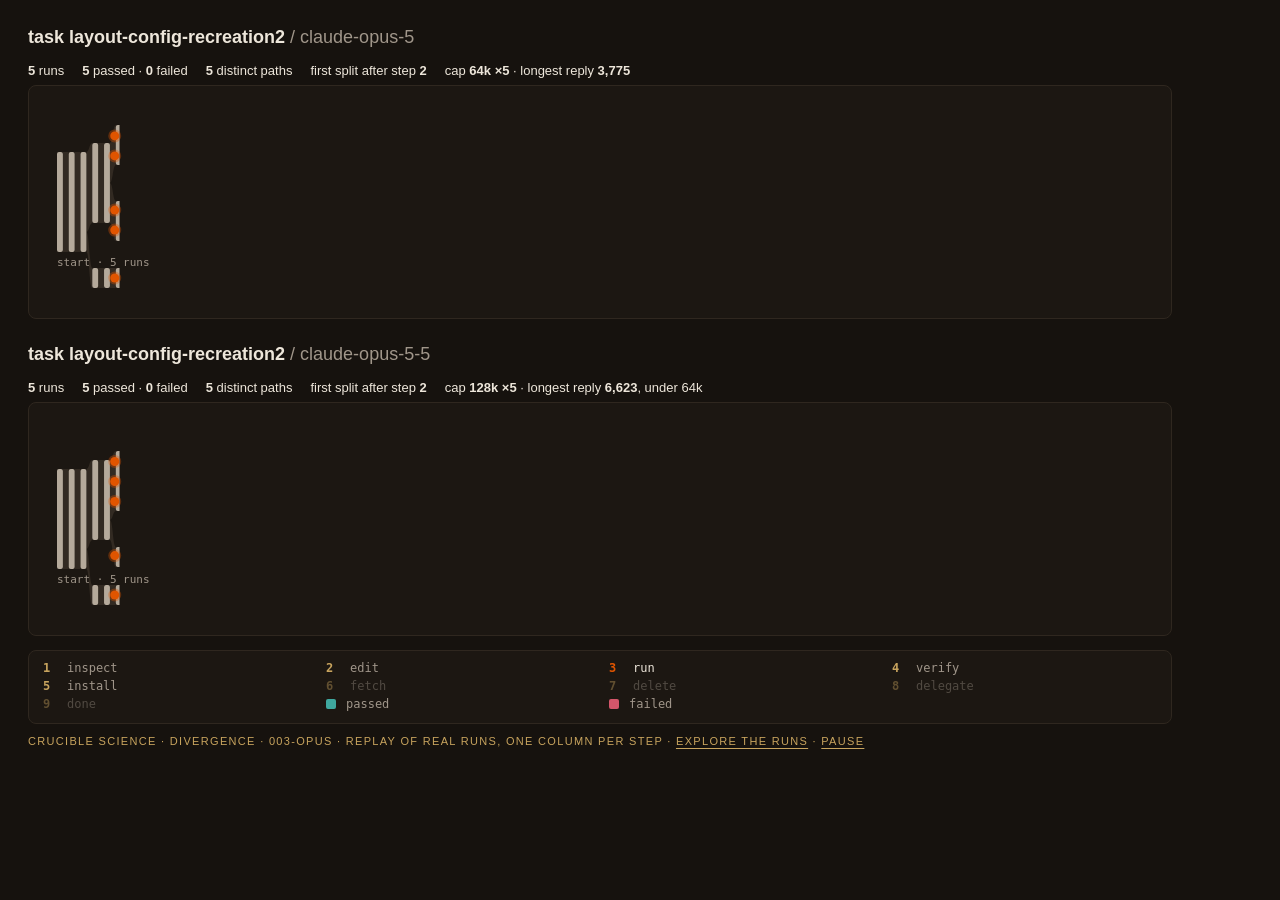
<file: trees/003/layout-config-recreation2.html>
<!doctype html>
<!-- viewer/index.html — divergence viewer v0.10 -->
<!--
  Dumb reader. Reads experiments/<exp>/analysis.json and renders what the
  analysis already computed. No analysis happens here. Nothing leaves your machine.

  Serve from the repo root:   python -m http.server
  Open:                       http://localhost:8000/viewer/?exp=001-tau-retail
  Exhibit view:               ...&cell=<cell_id>&export=1   (tree + tool key only, 1200 px)
  Replay (exhibit view only): ...&export=1&play=1   (the tree grows step by step; loops)
  Light theme (for print):    ...&theme=light
  Fixed step key:             ...&key=inspect,edit,run   (a step keeps its number in every tree)
  Pair (exhibit view only):   ...&cell=<a>&with=<b>&export=1   (b's tree under a's: one key,
                              one numbering, same column width)
  Or drop an analysis.json onto the page.
  Shared file (scratch/make_share.py): the data sits in the page, so it opens from disk.
  It starts on its own view (usually the replay); a query string still overrides it.

  Three zoom levels
    shape  the trajectory tree for one (task, model) cell: thickness = runs; each
           step is numbered, and the tool key under the tree gives its full name.
           With verdicts (contract 0.2) endings are teal for passed, red for failed;
           without them, red only where a run never finished
    path   click a branch or an ending: those runs light up, listed below
    step   click a run (up to two): turn-by-turn tokens and the final answer,
           side by side, with their threads drawn through the tree

  v0.10: fitted exhibit (export=1): columns may narrow below 40 px so the longest tree in the
  view fits the frame, one width shared by both trees of a pair; nodes narrow with them, and
  step numbers are left off the tree when a column is under 16 px (the key still names each
  tool). The explore view is unchanged.
  v0.9: replay pause (the "pause" control, a click on the replay, or the space bar); the
  recorded cost in gold. Replay only.
  v0.8: embedded data (a JSON script element with id "embedded") for one-file sharing:
  opens on its own view with no server; "explore the runs" and "Replay" move between the two.
  Without embedded data nothing changes.
  v0.7: in the replay, each tree's recorded cost (total, and per passing run) appears when
  its last run lands. Replay only; nothing else changes.
  v0.6: replay (play=1, exhibit view): one column per step, one dot per run along its own
  path, endings land teal or rose, the key lights the tools being called; respects reduced
  motion. Without play=1 nothing changes.
  v0.5: run labels. If experiments/<exp>/run_labels.json exists (scratch/run_labels.py),
  each run shows its output cap and longest reply, and each cell one line on caps, longest
  reply and fallbacks, also in the exhibit view. Without the file nothing changes.
  v0.4: optional fixed step key (key=...) and pair view (with=...), so two trees can be
  compared number for number. Without those parameters nothing changes.
  v0.3: tool key replaces truncated step labels; hide-sidebar toggle; exhibit view
  (export=1); Crucible Science palette; "river" renamed "trajectory tree".
  v0.2: pass/fail endings, cost in dollars, flipping cells first, model filter,
  hypotheses panel, same-path-different-outcome marker. Reads contract 0.1 too.
-->
<html lang="en">
<head>
<meta charset="utf-8">
<meta name="viewport" content="width=device-width, initial-scale=1">
<title>divergence</title>
<style>
:root{
  /* Crucible Science palette: charcoal ground, white text, gold accents, orange nodes */
  --bg:#16120e; --panel:#1c1712; --fg:#ede6da; --muted:#a0968a; --line:#2f271f;
  --gold:#c8a45e; --orange:#e05500;
  --band:#3a3027; --band-hi:#b5aa9b; --end:#8a7f72; --fail:#d4566a; --pass:#3fa89f;
  --thread:#ede6da; --sel:#241d17;
  --mono: ui-monospace, SFMono-Regular, Menlo, Consolas, monospace;
  --sans: -apple-system, BlinkMacSystemFont, "Segoe UI", Inter, Roboto, sans-serif;
}
:root[data-theme="light"]{
  --bg:#ede6da; --panel:#f6f1e8; --fg:#16120e; --muted:#6b6155; --line:#d8cebd;
  --gold:#8f6f2e; --orange:#c94c00;
  --band:#d6c9b3; --band-hi:#7d7263; --end:#7a6f62; --fail:#b8394d; --pass:#2b847c;
  --thread:#16120e; --sel:#e4dccd;
}
*{box-sizing:border-box}
html,body{margin:0;background:var(--bg);color:var(--fg);font:14px/1.45 var(--sans)}
.app{display:grid;grid-template-columns:300px minmax(0,1fr);min-height:100vh}
.app.noside{grid-template-columns:minmax(0,1fr)}
.app.noside aside{display:none}
aside{border-right:1px solid var(--line);background:var(--panel);padding:18px 16px;overflow-y:auto;max-height:100vh;position:sticky;top:0}
main{padding:20px 24px;min-width:0}
h1{font-size:13px;margin:0 0 2px;font-weight:650;letter-spacing:.14em;text-transform:uppercase;color:var(--gold)}
h2{font-size:18px;margin:0 0 4px;font-weight:650}
h3{font-size:12px;margin:18px 0 8px;font-weight:600;text-transform:uppercase;letter-spacing:.08em;color:var(--gold)}
.muted{color:var(--muted)}
.small{font-size:12px}
.badge{display:inline-block;font-size:11px;padding:1px 7px;border-radius:9px;border:1px solid var(--line);color:var(--muted);margin-left:6px;vertical-align:1px;white-space:nowrap}
.badge.fail{border-color:var(--fail);color:var(--fail)}
.badge.pass{border-color:var(--pass);color:var(--pass)}
.badge.warn{border-color:var(--orange);color:var(--orange)}
.q{margin:10px 0 0;font-size:13px}
select{font:12px var(--sans);color:var(--fg);background:var(--panel);border:1px solid var(--line);border-radius:6px;padding:4px 6px;width:100%}
.cells{list-style:none;margin:0;padding:0}
.cells li{padding:7px 8px;border-radius:6px;cursor:pointer;margin-bottom:2px}
.cells li:hover{background:var(--sel)}
.cells li.on{background:var(--sel);box-shadow:inset 2px 0 0 var(--gold)}
.cells .t{font-weight:560;font-size:13px}
.cells .m{font-size:12px;color:var(--muted);font-family:var(--mono)}
.dot{display:inline-block;width:7px;height:7px;border-radius:50%;background:var(--orange);margin-left:6px;vertical-align:1px}
details{margin-top:14px;font-size:12px;color:var(--muted)}
details summary{cursor:pointer;color:var(--fg)}
details ul{padding-left:16px;margin:6px 0}
.hyp{font-size:12px;margin:6px 0 0}
.hyp div{padding:5px 0;border-bottom:1px solid var(--line)}
.hyp b{font-family:var(--mono);font-weight:600;color:var(--gold)}
.hyp .v{font-size:11px;text-transform:uppercase;letter-spacing:.04em;margin-left:6px}
.hyp .v.supported{color:var(--pass)} .hyp .v.killed{color:var(--fail)} .hyp .v.mixed{color:var(--muted)}
.head{display:flex;justify-content:space-between;align-items:flex-start;gap:12px}
.tog{font:12px var(--sans);color:var(--muted);background:transparent;border:1px solid var(--line);border-radius:6px;padding:4px 10px;cursor:pointer;white-space:nowrap}
.tog:hover{color:var(--fg);border-color:var(--gold)}
.stats{display:flex;flex-wrap:wrap;gap:6px 18px;margin:8px 0 4px;font-size:13px}
.stats b{font-weight:620}
.note{font-size:12px;margin:6px 0 0;padding:6px 10px;border-left:2px solid var(--line);color:var(--muted)}
.note.warn{border-color:var(--orange)}
.guide{font-size:12px;color:var(--muted);margin:4px 0 12px}
.tree{background:var(--panel);border:1px solid var(--line);border-radius:8px;overflow:hidden}
.tree .scroll{overflow-x:auto;overflow-y:hidden}
.tree svg{display:block}
.rib{fill:var(--band);opacity:.75;cursor:pointer;transition:opacity .12s}
.rib:hover{opacity:1}
.rib.fail{fill:var(--fail);opacity:.35}
.rib.pass{fill:var(--pass);opacity:.35}
.node{fill:var(--band-hi);cursor:pointer}
.node.end{fill:var(--end)}
.node.fail{fill:var(--fail)}
.node.pass{fill:var(--pass)}
.node.picked{stroke:var(--fg);stroke-width:1.5}
.dim{opacity:.12 !important}
.lbl{font:11px var(--mono);fill:var(--muted);pointer-events:none}
.lbl.code{fill:var(--gold);font-weight:600}
.lbl.end{fill:var(--fg)}
.lbl.fail{fill:var(--fail)}
.lbl.pass{fill:var(--pass)}
.thread{fill:none;stroke:var(--thread);stroke-width:2;pointer-events:none}
.thread.b{stroke-dasharray:5 4}
.key{display:grid;grid-template-columns:repeat(auto-fill,minmax(230px,1fr));gap:4px 18px;list-style:none;margin:0;padding:10px 14px 12px;border-top:1px solid var(--line);font:12px var(--mono);color:var(--muted)}
.key b{color:var(--gold);display:inline-block;min-width:24px;font-weight:600}
.key .sw{display:inline-block;width:10px;height:10px;border-radius:2px;margin-right:10px;vertical-align:-1px}
.key .sw.pass{background:var(--pass)} .key .sw.fail{background:var(--fail)}
.key li.off{opacity:.4}
.head.pair{margin-top:22px}
.tree.static{pointer-events:none}
.tree.keyonly{margin-top:14px}
.tree.keyonly .key{border-top:0}
.lower{display:grid;grid-template-columns:minmax(280px,1fr) minmax(0,1.6fr);gap:20px;margin-top:18px}
.runs{background:var(--panel);border:1px solid var(--line);border-radius:8px;overflow:hidden}
.runs .hd{padding:8px 12px;border-bottom:1px solid var(--line);font-size:12px;color:var(--muted)}
.run{padding:8px 12px;border-bottom:1px solid var(--line);cursor:pointer;font-size:12px}
.run:last-child{border-bottom:0}
.run:hover{background:var(--sel)}
.run.on{background:var(--sel);box-shadow:inset 2px 0 0 var(--gold)}
.run .top{display:flex;justify-content:space-between;gap:8px;font-family:var(--mono)}
.run .path{color:var(--muted);margin-top:3px;word-break:break-word}
.cmp{display:grid;grid-template-columns:repeat(auto-fit,minmax(260px,1fr));gap:14px}
.card{background:var(--panel);border:1px solid var(--line);border-radius:8px;padding:12px 14px;min-width:0}
.card h4{margin:0 0 6px;font-size:13px;font-family:var(--mono);font-weight:600}
.card .kv{font-size:12px;color:var(--muted);margin-bottom:8px;font-family:var(--mono)}
table{width:100%;border-collapse:collapse;font:12px var(--mono)}
td,th{text-align:left;padding:3px 6px 3px 0;border-bottom:1px solid var(--line)}
th{color:var(--muted);font-weight:500}
td.n,th.n{text-align:right}
tr.fail td{color:var(--fail)}
tr.pass td{color:var(--pass)}
pre{white-space:pre-wrap;word-break:break-word;font:12px/1.5 var(--mono);background:var(--bg);border:1px solid var(--line);border-radius:6px;padding:8px 10px;max-height:260px;overflow:auto;margin:6px 0 0}
.empty{max-width:560px;margin:12vh auto;text-align:center;padding:40px 24px;border:1.5px dashed var(--line);border-radius:12px;background:var(--panel)}
.empty code{font-family:var(--mono);font-size:12px}
.hint{font-size:12px;color:var(--muted);padding:14px}
.brand{display:none;margin-top:10px;font-size:11px;letter-spacing:.12em;text-transform:uppercase;color:var(--gold)}
body.drag .empty, body.drag .tree{outline:2px dashed var(--gold);outline-offset:4px}
/* exhibit view: tree and key only, fixed width for consistent PNGs */
body.export .app{display:block}
body.export main{width:1200px;padding:24px 28px}
body.export .tog, body.export .lower, body.export .guide, body.export .note{display:none}
body.export .brand{display:block}
.brand a{color:inherit;text-decoration:underline;text-underline-offset:3px}
.rdot{fill:var(--orange);stroke:var(--orange);stroke-opacity:.35;stroke-width:4;pointer-events:none}
.rdot.pass{fill:var(--pass);stroke:var(--pass)} .rdot.fail{fill:var(--fail);stroke:var(--fail)}
.replay-lbl{transition:opacity .25s}
.replay-cost{transition:opacity .4s}
.replay-cost b{color:var(--gold)}
.rtog{cursor:pointer;text-decoration:underline;text-underline-offset:3px}
.key li{transition:color .25s} .key li b{transition:color .25s}
.key li.hot{color:var(--fg)} .key li.hot b{color:var(--orange)}
@media (max-width: 860px){
  .app{grid-template-columns:1fr}
  aside{position:static;max-height:none;border-right:0;border-bottom:1px solid var(--line)}
  main{padding:16px}
  .lower{grid-template-columns:1fr}
}
</style>
</head>
<body>
<div class="app" id="app" hidden>
  <aside id="side"></aside>
  <main id="main"></main>
</div>
<div class="empty" id="empty" hidden>
  <h2>divergence</h2>
  <p class="muted" id="emptyMsg">Drop an <code>analysis.json</code> here.</p>
  <p class="small muted">Or serve the repo root with <code>python -m http.server</code> and open
  <code>/viewer/?exp=001-tau-retail</code>. Nothing leaves your machine.</p>
</div>

<script type="application/json" id="embedded">{"analysis":{"contract_version":"0.2","meta":{"slug":"003-opus","models":["claude-opus-5","claude-opus-5-5"],"tasks":["layout-config-recreation2"],"n_runs":10,"step_key":"tool_name","has_verdicts":true,"has_cost":true,"n_cells":2,"model_roles":{},"task_groups":{}},"cells":[{"cell_id":"layout-config-recreation2__claude-opus-5","task":"layout-config-recreation2","model":"claude-opus-5","summary":{"n":5,"distinct_paths":5,"first_split_step":2,"first_split_kind":"tool_choice","branch_points":[{"node_id":2,"step":2,"options":{"inspect":4,"install":1}},{"node_id":4,"step":4,"options":{"inspect":2,"install":2}},{"node_id":6,"step":6,"options":{"install":1,"inspect":1}},{"node_id":192,"step":7,"options":{"edit":1,"run":1}}],"turns":{"min":87,"median":132,"max":181},"in_tok":{"min":4393800,"median":8675059,"max":16009647},"out_tok":{"min":65153,"median":83208,"max":121593},"in_tok_ratio":3.64,"cost_usd":{"min":4.415562250000001,"median":7.1580914999999985,"max":12.070985},"cost_ratio":2.73,"terminations":{"completed":5},"verdicts":{"pass":5,"fail":0},"outcome_flip":false,"same_path_diff_outcome":[],"handoffs":0,"task_validity":"unchecked","task_group":null,"model_role":null,"missing_indices":[]},"runs":[{"id":"layout-config-recreation2__claude-opus-5__000","task":"layout-config-recreation2","model":"claude-opus-5","index":0,"termination":"completed","verdict":"pass","failure":false,"answered":true,"turns":181,"in_tok":16009647,"out_tok":121593,"in_turn":[2364,6205,7436,8651,9347,9450,9906,10001,10136,10824,11686,11794,11897,12353,12575,12754,13592,13846,14075,14640,14808,15435,15761,16723,17378,17529,17658,18651,20487,22627,23206,23876,24198,24960,26498,27548,28067,29904,32765,34491,35540,36820,40078,40669,42764,43366,43957,44475,45236,47036,50700,51274,51859,53211,54290,55120,56163,56840,58217,58859,60176,61029,62024,63239,64514,65891,66234,66446,66634,67542,68144,69660,70688,71011,71930,72884,73647,74461,75104,76612,77265,77546,77820,78078,78328,82553,83559,83959,84648,85177,86339,89092,89959,90447,92333,94040,95393,97094,98032,98786,99544,100785,101413,102636,102978,103780,103916,104053,104949,105842,106193,107640,108670,109164,110779,112489,114670,115177,115360,115884,116691,117629,119492,119624,119757,122068,122185,122334,123065,125083,125612,128560,130810,132214,133551,135276,137223,139171,140130,141557,143620,144712,145698,146435,146621,147070,147933,149222,149850,150560,152135,152500,154286,154480,154636,154770,156381,156830,157846,159025,159483,161762,161910,163663,163972,164808,165158,165288,165419,167276,167514,168247,169294,170444,171889,172675,174069,175967,178515,179236,179600],"out_turn":[146,233,56,277,60,60,60,60,60,60,60,60,60,60,60,60,60,60,504,111,226,316,58,541,100,113,434,1487,1837,355,306,307,59,1261,1035,60,1134,1575,1506,438,1005,2842,466,2088,333,576,59,302,1495,3322,556,60,193,799,417,566,348,977,314,823,524,977,56,794,1181,328,61,59,830,506,1272,1013,62,747,720,529,799,59,870,550,59,59,59,59,3195,805,61,488,275,892,2117,742,61,1209,1358,1232,1221,730,478,538,887,282,1178,63,787,61,62,621,878,60,1350,731,217,1048,1312,2058,463,173,149,133,264,1857,102,124,2304,111,119,118,2003,62,2742,1893,1151,798,1301,1831,764,675,1141,2053,918,812,723,62,443,828,130,613,62,1560,61,1506,186,126,124,959,425,1001,1164,324,2262,114,1747,249,795,344,124,125,1816,232,124,1041,124,1213,592,713,1822,430,700,60,582],"cost_usd":12.070985,"trajectory":["inspect","run","inspect","run","inspect","run","install","run","inspect","run","install","run","inspect","run","inspect","run","inspect","run","edit","run","inspect","run","inspect","run","inspect","run","inspect","run","inspect","run","inspect","run","inspect","run","inspect","run","inspect","run","inspect","run","inspect","run","inspect","run","inspect","run","inspect","edit","inspect","run","inspect","run","inspect","run","inspect","run","inspect","run","inspect","run","inspect","run","edit","inspect","run","inspect","run","inspect","run","inspect","run","inspect","run","inspect"],"handoff":false,"replies":1,"user_turns":null,"tool_errors":null,"task_validity":"unchecked","final_answer":"The reverse-engineered layout renders **100.00% pixel-identical** to the original (requirement was ≥98%).\n\n## Approach\n\n**1. Image components** — Located each asset with an occlusion-aware masked SSE matcher (built on `cv2.matchTemplate` with correlation decomposition `Σ V·A·(L−T)²`, so already-solved layers could be excluded as occluders). Coarse-to-fine sweeps over width/height/position/mirroring found exact placements, including elements bleeding off-canvas (bunting at `y=-20`, firework at `x=-51`, family cropped at the bottom).\n\n**2. Text components** — Identified fonts by comparing anti-aliased glyph alpha maps against all 1393 cached Google Fonts, then pixel-fit size/position/letter-spacing (including sub-pixel x offsets, which PIL honors).\n\n| Element | Font | Size | Position |\n|---|---|---|---|\n| Warner & Spencer | Rozha One | 27px | (295, 122) |\n| HAVE A HAPPY | Staatliches | 48px | (299, 203) |\n| NEW YEAR | Paytone One | 70px | (236, 284) |\n| 2025 | Londrina Solid | 131px | (281, 365) |\n| AS THE CLOCK STRIKES… | Prata | 23px | (129, 529) |\n\n**3. Layering** — Verified z-order empirically (e.g. the ribbon sits *over* the balloons — tested both orders, ribbon-over gave 0 diff), and identified 7 unused distractor components (clown, laptop, search bar, pink balloons, etc.).\n\nOutput written to `/app/output/config.json` (16 components: 11 images + 5 texts).","trace_path":"runs/layout-config-recreation2/layout-config-recreation2__claude-opus-5__000.json"},{"id":"layout-config-recreation2__claude-opus-5__001","task":"layout-config-recreation2","model":"claude-opus-5","index":1,"termination":"completed","verdict":"pass","failure":false,"answered":true,"turns":130,"in_tok":8576221,"out_tok":75897,"in_turn":[2364,7421,9518,10143,10388,10733,11429,11684,13259,13495,14311,15353,15861,16644,16913,17938,18804,18921,19017,20695,23563,26039,29640,31319,33439,34087,34451,34882,35859,36120,36896,37465,37811,38026,38933,39285,40706,42379,42786,43561,43936,44274,44855,45274,45641,46009,46646,47153,48774,49989,50747,51318,51727,53096,54077,55401,56068,56454,56830,59106,59737,60150,60576,61395,61722,62000,62337,62806,63924,64603,65524,65725,67488,67900,71716,75567,76293,76659,77779,78468,78643,79894,81110,83923,84561,86611,87107,87569,89932,90345,90885,91264,94016,94262,96798,97461,99242,99448,100292,101508,101767,103140,104301,106278,107159,107768,109343,109783,110456,110935,111626,112601,113363,113710,114450,114746,114843,114922,115019,116047,117155,117553,118615,118857,119522,119996,121920,122310,124925,126358],"out_turn":[166,287,201,248,238,229,117,117,117,230,117,117,602,261,173,699,66,80,1648,1188,2360,107,1120,1913,456,185,306,970,153,743,455,331,58,413,237,855,1578,392,109,360,58,486,324,352,112,451,378,1604,56,644,556,60,1252,777,1047,385,371,112,1972,519,238,287,546,312,56,290,342,1103,109,109,56,1610,373,3098,2862,726,58,936,672,56,1234,57,2316,619,1627,378,292,1865,398,503,56,2169,102,477,102,1147,100,820,57,244,108,887,1962,112,610,1494,351,611,401,523,191,740,263,716,281,67,73,67,82,781,313,1051,59,441,390,1906,339,55,274,829],"cost_usd":6.905271500000001,"trajectory":["inspect","run","inspect","run","inspect","run","inspect","run","install","run","inspect","run","edit","run","inspect","run","inspect","run","inspect","run","inspect","run","inspect","run","inspect","run","inspect","run","inspect","run","inspect","run","inspect","run","inspect","edit","inspect","run","inspect","run","inspect","run","inspect","edit","inspect","run","inspect","edit","inspect","run","inspect","run","inspect","run","edit","inspect","run","inspect","run","edit","run","inspect"],"handoff":false,"replies":1,"user_turns":null,"tool_errors":null,"task_validity":"unchecked","final_answer":"I reverse-engineered the layout and wrote `/app/output/config.json`. The render is a **100 % exact pixel match** (0 differing pixels out of 816×1056).\n\n## How it was solved\n\n**1. Image components** (7 of the 14 assets are used; 7 were distractors: 7, 8, 9, 10, 11, 12, 13)\n\nUsed FFT-based masked SSD template matching over scale+position, then refined with brute-force local searches using occlusion-robust metrics (trimmed-mean SSD / inlier fraction), since many elements are partly covered or run off-canvas:\n\n| z | asset | size | position | mirror |\n|---|-------|------|----------|--------|\n| 0,1 | bunting `component_0` | 408×119 | (0,−20), (408,−20) | left mirrored |\n| 2,3 | burst firework `component_3` | 242×222 | (0,580), (574,580) | right mirrored |\n| 4,5 | strand firework `component_4` | 315×229 | (−51,803), (551,803) | left mirrored |\n| 6,7 | balloons `component_1` | 182×422 | (54,55), (580,55) | left mirrored |\n| 8 | ribbon `component_2` | 565×127 | (130,293) | – |\n| 9 | divider `component_6` | 238×7 | (294,165) | – |\n| 10 | family `component_5` | 643×593 | (94,621) | – |\n\n**2. Text components** — extracted per-glyph ink-coverage maps from the layout (using the image-only render as the background), segmented them into glyphs, then scored all 1393 cached Google Fonts by per-glyph IoU (scale-searched). Winners were unambiguous (IoU ≈ 0.999):\n\n- \"Warner & Spencer\" → **Rozha One** 27px, rgb(53,53,54) @ (295,122)\n- \"HAVE A HAPPY\" → **Staatliches** 48px @ (299,203)\n- \"NEW YEAR\" → **Paytone One** 70px, rgb(254,243,242) @ (236,284)\n- \"2025\" → **Londrina Solid** 131px @ (281,365)\n- \"AS THE CLOCK STRIKES MIDNIGHT, MAY 2025\" → **Prata** 23px, rgb(34,34,33) @ (129,529) — this one had a *different* dark tone than the other text, which is why its first fit failed.\n\nCanvas: 816×1056 on rgb(255,243,220).","trace_path":"runs/layout-config-recreation2/layout-config-recreation2__claude-opus-5__001.json"},{"id":"layout-config-recreation2__claude-opus-5__002","task":"layout-config-recreation2","model":"claude-opus-5","index":2,"termination":"completed","verdict":"pass","failure":false,"answered":true,"turns":156,"in_tok":11174623,"out_tok":85178,"in_turn":[2364,6537,9777,10123,10313,10427,10505,11345,11593,12175,12428,14001,14354,15446,15952,16498,17080,18003,18257,18865,19204,19542,22207,25153,25890,26180,26799,27677,28181,30484,31261,33025,33629,34210,35237,35771,35963,38030,39439,39834,40520,41622,42492,43196,43719,44454,46516,47954,48383,48560,49149,49334,50507,51271,51537,51989,52856,53729,54498,55279,56306,56986,57674,57912,58258,58917,59826,60357,60869,61893,62551,63271,64054,65029,65230,67055,67955,69147,71630,72466,73465,73830,74805,75465,78245,79462,80877,83594,84770,86209,90071,90969,91476,92852,93623,93718,93814,93903,94094,94671,94846,95403,95502,96088,96366,96901,97249,98500,99207,99796,99895,100495,100692,101530,102327,102850,103916,104741,104876,105113,106948,108654,109618,110834,111146,111501,111712,112579,113119,113587,114632,115041,115372,116240,117242,117849,119345,119969,120553,121056,122297,122402,123235,124077,125966,127184,128477,129382,131621,132685,133322,134127,135263,136461,137498,138713],"out_turn":[199,284,287,97,68,68,290,248,115,115,115,115,167,115,523,115,655,246,58,324,58,2658,2592,688,275,60,562,374,2293,170,1725,589,119,789,296,66,2030,959,267,112,1073,497,689,116,482,1749,1408,399,147,471,61,1143,527,206,437,117,477,754,60,966,553,288,205,214,114,452,499,497,61,596,705,109,109,56,1795,331,557,1572,396,984,57,724,303,2750,58,1408,1023,577,560,3771,420,386,112,749,66,66,60,161,78,145,60,69,87,248,63,318,83,677,63,69,94,156,616,429,60,964,319,105,94,925,1676,935,57,189,306,182,751,281,419,1025,325,245,759,987,111,1479,232,421,433,1209,64,64,573,971,1055,1068,765,2108,965,557,786,414,70,1013,56,896],"cost_usd":8.50217225,"trajectory":["inspect","run","install","run","inspect","run","inspect","run","inspect","run","inspect","edit","run","inspect","run","inspect","run","inspect","run","inspect","run","inspect","run","inspect","run","inspect","run","inspect","run","inspect","run","inspect","run","inspect","install","run","inspect","run","inspect","edit","run","inspect","run","inspect","run","inspect","run","inspect","run","inspect","run","edit","run","inspect","run","inspect","run","inspect"],"handoff":false,"replies":1,"user_turns":null,"tool_errors":null,"task_validity":"unchecked","final_answer":"The reverse-engineered layout renders **100.0 % pixel-identical** to the original (0 differing pixels out of 861,696).\n\n## Approach\n\n**1. Image components** — Built an FFT-based masked template matcher (SSD over opaque pixels, with off-canvas handling) to sweep scale + position for every asset, then refined with a local brute-force grid. Where elements were occluded (text over the ribbon, the family over fireworks), I re-fit using exclusion masks so the occluded regions didn't poison the score.\n\n**2. Fonts** — Isolated each text by color, then ran a fitter over all 1,393 cached Google Fonts that (a) derives the size from the ink-bbox height, (b) derives letter-spacing from the ink width, and (c) scores the actual composite against the layout. Subpixel offsets turned out to matter (the original uses fractional `top`/`left`).\n\n## Findings\n\n| Layer | Asset / Text | Size | Position |\n|---|---|---|---|\n| 1–2 | `component_0` bunting ×2 (left mirrored) | 408×119 | (0,−20), (408,−20) |\n| 3–4 | `component_1` balloons ×2 (left mirrored) | 182×422 | (54,55), (580,55) |\n| 5–6 | `component_3` burst ×2 (right mirrored) | 242×222 | (0,580), (574,580) |\n| 7–8 | `component_4` firework ×2 (left mirrored) | 315×229 | (−51,803), (551,803) |\n| 9 | `component_5` family | 643×593 | (94,621) |\n| 10 | `component_2` ribbon | 565×127 | (130,293) |\n| 11 | `component_6` divider | 238×7 | (294,165) |\n| 12 | \"Warner & Spencer\" — **Rozha One** | 27 px | (295, 121.75) |\n| 13 | \"HAVE A HAPPY\" — **Staatliches** | 48 px | (299, 203) |\n| 14 | \"NEW YEAR\" — **Paytone One** | 70 px | (236, 284) |\n| 15 | \"2025\" — **Londrina Solid** | 131 px | (281, 365) |\n| 16 | \"AS THE CLOCK STRIKES MIDNIGHT, MAY 2025\" — **Prata** | 23 px | (128.5, 528.625) |\n\nCanvas: 816×1056 on `rgb(255, 243, 220)`. Components 7–13 in the asset folder (laptop man, search bar, clown, rainbow bunting, stars, and the pink/blue color variants) were distractors and are unused.\n\nConfig written to `/app/output/config.json`.","trace_path":"runs/layout-config-recreation2/layout-config-recreation2__claude-opus-5__002.json"},{"id":"layout-config-recreation2__claude-opus-5__003","task":"layout-config-recreation2","model":"claude-opus-5","index":3,"termination":"completed","verdict":"pass","failure":false,"answered":true,"turns":132,"in_tok":8675059,"out_tok":83208,"in_turn":[2364,6304,8388,9603,10197,10450,12023,12257,12958,13998,14504,15148,15362,15501,16126,16533,16729,17001,17405,20024,21272,21911,22637,22852,23557,24249,26541,28575,28835,29310,29785,32612,33913,34998,38978,39640,41919,42331,42543,43567,44779,45136,45841,46055,47676,47824,48495,50896,51214,51821,52158,53310,53833,54552,57496,58092,58644,59605,59863,60019,60278,61067,61735,62314,63017,63633,66656,67438,68014,68219,69408,69818,70719,71067,71488,71961,73176,73496,74563,76545,76672,77706,77979,78554,79078,79964,86371,86901,87803,88206,88931,89217,89971,92620,93213,95366,95987,96498,97021,97268,100423,100609,101096,101292,101968,102497,102653,103536,104270,105486,106149,106708,108108,110741,111016,113007,113546,113968,114990,115706,116691,117532,118052,119298,121196,122287,122818,123166,126499,128988,129700,130916],"out_turn":[202,302,56,127,115,115,115,115,115,115,585,121,93,219,399,196,234,55,2613,1012,603,488,58,486,482,2171,1678,253,109,109,1492,840,785,3775,390,2183,400,61,876,910,167,698,59,1499,133,132,2156,303,57,57,829,508,113,2708,440,440,943,59,141,60,633,484,359,685,57,2820,508,454,164,468,127,757,252,299,409,660,127,939,1626,110,917,137,434,464,414,615,349,545,372,529,271,108,2453,403,2027,606,109,109,56,2234,133,480,57,651,508,57,856,717,57,648,113,1373,2384,113,1887,449,277,399,330,302,444,106,429,1889,1052,459,276,3268,371,666,57,755],"cost_usd":7.1580914999999985,"trajectory":["inspect","run","inspect","run","install","run","inspect","edit","run","inspect","run","inspect","run","inspect","run","inspect","run","inspect","run","inspect","run","inspect","run","inspect","run","inspect","run","inspect","run","inspect","run","inspect","run","inspect","run","edit","inspect","run","inspect","run","inspect","run","inspect","run","inspect","run","inspect","run","inspect","run","inspect","run","inspect","run","inspect","run","inspect","run","inspect","run","inspect"],"handoff":false,"replies":1,"user_turns":null,"tool_errors":null,"task_validity":"unchecked","final_answer":"Done. `/app/output/config.json` renders **100.00% pixel-identical** to `/app/data/layout.png` (0 differing pixels).\n\n## How I reverse-engineered it\n\n**Canvas:** 816×1056, background `rgb(255, 243, 220)`.\n\n**Image layers** (11 placements from 7 of the 14 components — the other 7 were distractors: clown, laptop guy, search bar, pink balloons, blue bunting, rainbow bunting, stars):\n\n| Component | Size | Position | Notes |\n|---|---|---|---|\n| `component_0` bunting ×2 | 408×119 | (0,−20) mirrored, (408,−20) | symmetric halves, cropped at top |\n| `component_1` balloons ×2 | 182×422 | (54,55) mirrored, (580,55) | |\n| `component_2` ribbon | 565×127 | (130,293) | drawn **over** balloon strings |\n| `component_6` divider | 238×7 | (294,165) | scaled 800×25 → tiny |\n| `component_3` bursts ×2 | 242×222 | (0,580), (574,580) mirrored | |\n| `component_4` fireworks ×2 | 315×229 | (−51,803) mirrored, (551,803) | bleed off canvas |\n| `component_5` family | 643×593 | (94,621) | top image layer |\n\n**Text layers:** Rozha One 27px \"Warner & Spencer\", Staatliches 48px \"HAVE A HAPPY\", Paytone One 70px \"NEW YEAR\", Londrina Solid 131px \"2025\", Prata 23px subtitle.\n\n**Method:** FFT-based color-inlier template matching (flat vector art → exact color masks) for coarse scale/position search, with an occlusion-aware normalizer (visibility mask from already-solved upper layers) so partly hidden elements still peaked correctly; then exact-pixel refinement per element. Z-order was resolved by testing overlaps (e.g., the balloon string passing *behind* the ribbon). Fonts were identified by unmixing each glyph's anti-aliased alpha map from the known image-only composite, then IoU-matching against all 1393 cached Google Fonts with auto-fitted size and letter-spacing.","trace_path":"runs/layout-config-recreation2/layout-config-recreation2__claude-opus-5__003.json"},{"id":"layout-config-recreation2__claude-opus-5__004","task":"layout-config-recreation2","model":"claude-opus-5","index":4,"termination":"completed","verdict":"pass","failure":false,"answered":true,"turns":87,"in_tok":4393800,"out_tok":65153,"in_turn":[2364,7421,8672,9509,11307,13039,13545,14081,14229,14717,16080,16917,18004,18991,19716,20771,22091,22548,24826,26230,28570,30810,31475,31918,32515,33057,33469,34186,34363,34910,35338,35675,37923,38563,39057,39362,40001,40125,40249,42531,43069,44260,44902,45680,46695,47184,48852,50068,52809,53757,54981,56017,56684,57386,59202,60319,62100,63940,64979,67553,67688,68388,69854,70746,70876,71240,74444,76385,77058,78958,80656,80869,82924,84140,85998,87807,88702,89932,91564,92335,93448,95303,98531,99269,100611,102591,103891],"out_turn":[166,218,238,227,227,115,477,91,202,1355,113,1079,111,114,1040,114,394,2051,1132,1799,2221,631,56,503,531,115,613,162,56,413,57,2111,625,113,166,513,109,109,1620,460,945,342,666,873,157,1634,57,2725,929,1081,1001,633,630,1783,1108,1659,1045,877,2567,100,358,800,855,124,321,90,984,547,175,1451,207,1997,57,1852,1500,461,1224,1442,748,59,1546,1194,101,1302,1396,456,647],"cost_usd":4.415562250000001,"trajectory":["inspect","run","inspect","run","install","run","inspect","run","inspect","run","inspect","install","run","inspect","run","inspect","run","inspect","run","inspect","run","inspect","run","inspect","run","inspect","run","edit","inspect","run","inspect","run","inspect","run","inspect","run","inspect","run","inspect","run","edit","run","inspect","run","inspect","run"],"handoff":false,"replies":1,"user_turns":null,"tool_errors":null,"task_validity":"unchecked","final_answer":"The reverse-engineered layout renders **100 % pixel-identical** to the original (target was ≥ 98 %).\n\n## How I solved it\n\n**1. Canvas & assets** — Background `rgb(255,243,220)`, 816×1056. Of the 14 supplied components, 7 are actually used (0, 1, 2, 3, 4, 5, 6); several appear twice as mirrored copies.\n\n**2. Image placement** — SIFT feature matching between each component and the layout gave rough scale + translation; then masked template matching (OpenCV `TM_SQDIFF`) refined size/position. I wrote a NumPy re-implementation of the exact PIL paste blend (Pillow 11 rounds `(c·(255−a)+s·a)/255` exactly, not the old `MULDIV255` approximation) so I could evaluate thousands of candidates fast, and ran coordinate-descent on the *count of non-identical pixels* until edges snapped into place.\n\n**3. Text** — Extracted per-pixel ink-coverage maps from the layout (solving for coverage against the already-reconstructed background), then brute-forced all 1393 cached Google Fonts, auto-deriving size from cap height and letter-spacing from total width. Five exact hits (error ≈ 0):\n\n| Text | Font | Size |\n|---|---|---|\n| Warner & Spencer | Rozha One | 27 px |\n| HAVE A HAPPY | Staatliches | 48 px |\n| NEW YEAR | Paytone One | 70 px |\n| 2025 | Londrina Solid | 131 px |\n| AS THE CLOCK STRIKES MIDNIGHT, MAY 2025 | Prata | 23 px |\n\n**4. Result** — `/app/output/config.json` (16 components: 11 images + 5 texts). Verified with the provided renderer:\n\n```\nIDENTICAL FRACTION: 1.0   max channel diff: 0\n```","trace_path":"runs/layout-config-recreation2/layout-config-recreation2__claude-opus-5__004.json"}],"tree":{"nodes":[{"id":0,"parent":null,"depth":0,"step":"START","n":5,"run_ids":["layout-config-recreation2__claude-opus-5__000","layout-config-recreation2__claude-opus-5__001","layout-config-recreation2__claude-opus-5__002","layout-config-recreation2__claude-opus-5__003","layout-config-recreation2__claude-opus-5__004"],"children":[1],"is_branch":false,"is_end":false,"failure":false},{"id":1,"parent":0,"depth":1,"step":"inspect","n":5,"run_ids":["layout-config-recreation2__claude-opus-5__000","layout-config-recreation2__claude-opus-5__001","layout-config-recreation2__claude-opus-5__002","layout-config-recreation2__claude-opus-5__003","layout-config-recreation2__claude-opus-5__004"],"children":[2],"is_branch":false,"is_end":false,"failure":false},{"id":2,"parent":1,"depth":2,"step":"run","n":5,"run_ids":["layout-config-recreation2__claude-opus-5__000","layout-config-recreation2__claude-opus-5__001","layout-config-recreation2__claude-opus-5__002","layout-config-recreation2__claude-opus-5__003","layout-config-recreation2__claude-opus-5__004"],"children":[3,133],"is_branch":true,"is_end":false,"failure":false},{"id":3,"parent":2,"depth":3,"step":"inspect","n":4,"run_ids":["layout-config-recreation2__claude-opus-5__000","layout-config-recreation2__claude-opus-5__001","layout-config-recreation2__claude-opus-5__003","layout-config-recreation2__claude-opus-5__004"],"children":[4],"is_branch":false,"is_end":false,"failure":false},{"id":4,"parent":3,"depth":4,"step":"run","n":4,"run_ids":["layout-config-recreation2__claude-opus-5__000","layout-config-recreation2__claude-opus-5__001","layout-config-recreation2__claude-opus-5__003","layout-config-recreation2__claude-opus-5__004"],"children":[5,190],"is_branch":true,"is_end":false,"failure":false},{"id":5,"parent":4,"depth":5,"step":"inspect","n":2,"run_ids":["layout-config-recreation2__claude-opus-5__000","layout-config-recreation2__claude-opus-5__001"],"children":[6],"is_branch":false,"is_end":false,"failure":false},{"id":6,"parent":5,"depth":6,"step":"run","n":2,"run_ids":["layout-config-recreation2__claude-opus-5__000","layout-config-recreation2__claude-opus-5__001"],"children":[7,76],"is_branch":true,"is_end":false,"failure":false},{"id":7,"parent":6,"depth":7,"step":"install","n":1,"run_ids":["layout-config-recreation2__claude-opus-5__000"],"children":[8],"is_branch":false,"is_end":false,"failure":false},{"id":8,"parent":7,"depth":8,"step":"run","n":1,"run_ids":["layout-config-recreation2__claude-opus-5__000"],"children":[9],"is_branch":false,"is_end":false,"failure":false},{"id":9,"parent":8,"depth":9,"step":"inspect","n":1,"run_ids":["layout-config-recreation2__claude-opus-5__000"],"children":[10],"is_branch":false,"is_end":false,"failure":false},{"id":10,"parent":9,"depth":10,"step":"run","n":1,"run_ids":["layout-config-recreation2__claude-opus-5__000"],"children":[11],"is_branch":false,"is_end":false,"failure":false},{"id":11,"parent":10,"depth":11,"step":"install","n":1,"run_ids":["layout-config-recreation2__claude-opus-5__000"],"children":[12],"is_branch":false,"is_end":false,"failure":false},{"id":12,"parent":11,"depth":12,"step":"run","n":1,"run_ids":["layout-config-recreation2__claude-opus-5__000"],"children":[13],"is_branch":false,"is_end":false,"failure":false},{"id":13,"parent":12,"depth":13,"step":"inspect","n":1,"run_ids":["layout-config-recreation2__claude-opus-5__000"],"children":[14],"is_branch":false,"is_end":false,"failure":false},{"id":14,"parent":13,"depth":14,"step":"run","n":1,"run_ids":["layout-config-recreation2__claude-opus-5__000"],"children":[15],"is_branch":false,"is_end":false,"failure":false},{"id":15,"parent":14,"depth":15,"step":"inspect","n":1,"run_ids":["layout-config-recreation2__claude-opus-5__000"],"children":[16],"is_branch":false,"is_end":false,"failure":false},{"id":16,"parent":15,"depth":16,"step":"run","n":1,"run_ids":["layout-config-recreation2__claude-opus-5__000"],"children":[17],"is_branch":false,"is_end":false,"failure":false},{"id":17,"parent":16,"depth":17,"step":"inspect","n":1,"run_ids":["layout-config-recreation2__claude-opus-5__000"],"children":[18],"is_branch":false,"is_end":false,"failure":false},{"id":18,"parent":17,"depth":18,"step":"run","n":1,"run_ids":["layout-config-recreation2__claude-opus-5__000"],"children":[19],"is_branch":false,"is_end":false,"failure":false},{"id":19,"parent":18,"depth":19,"step":"edit","n":1,"run_ids":["layout-config-recreation2__claude-opus-5__000"],"children":[20],"is_branch":false,"is_end":false,"failure":false},{"id":20,"parent":19,"depth":20,"step":"run","n":1,"run_ids":["layout-config-recreation2__claude-opus-5__000"],"children":[21],"is_branch":false,"is_end":false,"failure":false},{"id":21,"parent":20,"depth":21,"step":"inspect","n":1,"run_ids":["layout-config-recreation2__claude-opus-5__000"],"children":[22],"is_branch":false,"is_end":false,"failure":false},{"id":22,"parent":21,"depth":22,"step":"run","n":1,"run_ids":["layout-config-recreation2__claude-opus-5__000"],"children":[23],"is_branch":false,"is_end":false,"failure":false},{"id":23,"parent":22,"depth":23,"step":"inspect","n":1,"run_ids":["layout-config-recreation2__claude-opus-5__000"],"children":[24],"is_branch":false,"is_end":false,"failure":false},{"id":24,"parent":23,"depth":24,"step":"run","n":1,"run_ids":["layout-config-recreation2__claude-opus-5__000"],"children":[25],"is_branch":false,"is_end":false,"failure":false},{"id":25,"parent":24,"depth":25,"step":"inspect","n":1,"run_ids":["layout-config-recreation2__claude-opus-5__000"],"children":[26],"is_branch":false,"is_end":false,"failure":false},{"id":26,"parent":25,"depth":26,"step":"run","n":1,"run_ids":["layout-config-recreation2__claude-opus-5__000"],"children":[27],"is_branch":false,"is_end":false,"failure":false},{"id":27,"parent":26,"depth":27,"step":"inspect","n":1,"run_ids":["layout-config-recreation2__claude-opus-5__000"],"children":[28],"is_branch":false,"is_end":false,"failure":false},{"id":28,"parent":27,"depth":28,"step":"run","n":1,"run_ids":["layout-config-recreation2__claude-opus-5__000"],"children":[29],"is_branch":false,"is_end":false,"failure":false},{"id":29,"parent":28,"depth":29,"step":"inspect","n":1,"run_ids":["layout-config-recreation2__claude-opus-5__000"],"children":[30],"is_branch":false,"is_end":false,"failure":false},{"id":30,"parent":29,"depth":30,"step":"run","n":1,"run_ids":["layout-config-recreation2__claude-opus-5__000"],"children":[31],"is_branch":false,"is_end":false,"failure":false},{"id":31,"parent":30,"depth":31,"step":"inspect","n":1,"run_ids":["layout-config-recreation2__claude-opus-5__000"],"children":[32],"is_branch":false,"is_end":false,"failure":false},{"id":32,"parent":31,"depth":32,"step":"run","n":1,"run_ids":["layout-config-recreation2__claude-opus-5__000"],"children":[33],"is_branch":false,"is_end":false,"failure":false},{"id":33,"parent":32,"depth":33,"step":"inspect","n":1,"run_ids":["layout-config-recreation2__claude-opus-5__000"],"children":[34],"is_branch":false,"is_end":false,"failure":false},{"id":34,"parent":33,"depth":34,"step":"run","n":1,"run_ids":["layout-config-recreation2__claude-opus-5__000"],"children":[35],"is_branch":false,"is_end":false,"failure":false},{"id":35,"parent":34,"depth":35,"step":"inspect","n":1,"run_ids":["layout-config-recreation2__claude-opus-5__000"],"children":[36],"is_branch":false,"is_end":false,"failure":false},{"id":36,"parent":35,"depth":36,"step":"run","n":1,"run_ids":["layout-config-recreation2__claude-opus-5__000"],"children":[37],"is_branch":false,"is_end":false,"failure":false},{"id":37,"parent":36,"depth":37,"step":"inspect","n":1,"run_ids":["layout-config-recreation2__claude-opus-5__000"],"children":[38],"is_branch":false,"is_end":false,"failure":false},{"id":38,"parent":37,"depth":38,"step":"run","n":1,"run_ids":["layout-config-recreation2__claude-opus-5__000"],"children":[39],"is_branch":false,"is_end":false,"failure":false},{"id":39,"parent":38,"depth":39,"step":"inspect","n":1,"run_ids":["layout-config-recreation2__claude-opus-5__000"],"children":[40],"is_branch":false,"is_end":false,"failure":false},{"id":40,"parent":39,"depth":40,"step":"run","n":1,"run_ids":["layout-config-recreation2__claude-opus-5__000"],"children":[41],"is_branch":false,"is_end":false,"failure":false},{"id":41,"parent":40,"depth":41,"step":"inspect","n":1,"run_ids":["layout-config-recreation2__claude-opus-5__000"],"children":[42],"is_branch":false,"is_end":false,"failure":false},{"id":42,"parent":41,"depth":42,"step":"run","n":1,"run_ids":["layout-config-recreation2__claude-opus-5__000"],"children":[43],"is_branch":false,"is_end":false,"failure":false},{"id":43,"parent":42,"depth":43,"step":"inspect","n":1,"run_ids":["layout-config-recreation2__claude-opus-5__000"],"children":[44],"is_branch":false,"is_end":false,"failure":false},{"id":44,"parent":43,"depth":44,"step":"run","n":1,"run_ids":["layout-config-recreation2__claude-opus-5__000"],"children":[45],"is_branch":false,"is_end":false,"failure":false},{"id":45,"parent":44,"depth":45,"step":"inspect","n":1,"run_ids":["layout-config-recreation2__claude-opus-5__000"],"children":[46],"is_branch":false,"is_end":false,"failure":false},{"id":46,"parent":45,"depth":46,"step":"run","n":1,"run_ids":["layout-config-recreation2__claude-opus-5__000"],"children":[47],"is_branch":false,"is_end":false,"failure":false},{"id":47,"parent":46,"depth":47,"step":"inspect","n":1,"run_ids":["layout-config-recreation2__claude-opus-5__000"],"children":[48],"is_branch":false,"is_end":false,"failure":false},{"id":48,"parent":47,"depth":48,"step":"edit","n":1,"run_ids":["layout-config-recreation2__claude-opus-5__000"],"children":[49],"is_branch":false,"is_end":false,"failure":false},{"id":49,"parent":48,"depth":49,"step":"inspect","n":1,"run_ids":["layout-config-recreation2__claude-opus-5__000"],"children":[50],"is_branch":false,"is_end":false,"failure":false},{"id":50,"parent":49,"depth":50,"step":"run","n":1,"run_ids":["layout-config-recreation2__claude-opus-5__000"],"children":[51],"is_branch":false,"is_end":false,"failure":false},{"id":51,"parent":50,"depth":51,"step":"inspect","n":1,"run_ids":["layout-config-recreation2__claude-opus-5__000"],"children":[52],"is_branch":false,"is_end":false,"failure":false},{"id":52,"parent":51,"depth":52,"step":"run","n":1,"run_ids":["layout-config-recreation2__claude-opus-5__000"],"children":[53],"is_branch":false,"is_end":false,"failure":false},{"id":53,"parent":52,"depth":53,"step":"inspect","n":1,"run_ids":["layout-config-recreation2__claude-opus-5__000"],"children":[54],"is_branch":false,"is_end":false,"failure":false},{"id":54,"parent":53,"depth":54,"step":"run","n":1,"run_ids":["layout-config-recreation2__claude-opus-5__000"],"children":[55],"is_branch":false,"is_end":false,"failure":false},{"id":55,"parent":54,"depth":55,"step":"inspect","n":1,"run_ids":["layout-config-recreation2__claude-opus-5__000"],"children":[56],"is_branch":false,"is_end":false,"failure":false},{"id":56,"parent":55,"depth":56,"step":"run","n":1,"run_ids":["layout-config-recreation2__claude-opus-5__000"],"children":[57],"is_branch":false,"is_end":false,"failure":false},{"id":57,"parent":56,"depth":57,"step":"inspect","n":1,"run_ids":["layout-config-recreation2__claude-opus-5__000"],"children":[58],"is_branch":false,"is_end":false,"failure":false},{"id":58,"parent":57,"depth":58,"step":"run","n":1,"run_ids":["layout-config-recreation2__claude-opus-5__000"],"children":[59],"is_branch":false,"is_end":false,"failure":false},{"id":59,"parent":58,"depth":59,"step":"inspect","n":1,"run_ids":["layout-config-recreation2__claude-opus-5__000"],"children":[60],"is_branch":false,"is_end":false,"failure":false},{"id":60,"parent":59,"depth":60,"step":"run","n":1,"run_ids":["layout-config-recreation2__claude-opus-5__000"],"children":[61],"is_branch":false,"is_end":false,"failure":false},{"id":61,"parent":60,"depth":61,"step":"inspect","n":1,"run_ids":["layout-config-recreation2__claude-opus-5__000"],"children":[62],"is_branch":false,"is_end":false,"failure":false},{"id":62,"parent":61,"depth":62,"step":"run","n":1,"run_ids":["layout-config-recreation2__claude-opus-5__000"],"children":[63],"is_branch":false,"is_end":false,"failure":false},{"id":63,"parent":62,"depth":63,"step":"edit","n":1,"run_ids":["layout-config-recreation2__claude-opus-5__000"],"children":[64],"is_branch":false,"is_end":false,"failure":false},{"id":64,"parent":63,"depth":64,"step":"inspect","n":1,"run_ids":["layout-config-recreation2__claude-opus-5__000"],"children":[65],"is_branch":false,"is_end":false,"failure":false},{"id":65,"parent":64,"depth":65,"step":"run","n":1,"run_ids":["layout-config-recreation2__claude-opus-5__000"],"children":[66],"is_branch":false,"is_end":false,"failure":false},{"id":66,"parent":65,"depth":66,"step":"inspect","n":1,"run_ids":["layout-config-recreation2__claude-opus-5__000"],"children":[67],"is_branch":false,"is_end":false,"failure":false},{"id":67,"parent":66,"depth":67,"step":"run","n":1,"run_ids":["layout-config-recreation2__claude-opus-5__000"],"children":[68],"is_branch":false,"is_end":false,"failure":false},{"id":68,"parent":67,"depth":68,"step":"inspect","n":1,"run_ids":["layout-config-recreation2__claude-opus-5__000"],"children":[69],"is_branch":false,"is_end":false,"failure":false},{"id":69,"parent":68,"depth":69,"step":"run","n":1,"run_ids":["layout-config-recreation2__claude-opus-5__000"],"children":[70],"is_branch":false,"is_end":false,"failure":false},{"id":70,"parent":69,"depth":70,"step":"inspect","n":1,"run_ids":["layout-config-recreation2__claude-opus-5__000"],"children":[71],"is_branch":false,"is_end":false,"failure":false},{"id":71,"parent":70,"depth":71,"step":"run","n":1,"run_ids":["layout-config-recreation2__claude-opus-5__000"],"children":[72],"is_branch":false,"is_end":false,"failure":false},{"id":72,"parent":71,"depth":72,"step":"inspect","n":1,"run_ids":["layout-config-recreation2__claude-opus-5__000"],"children":[73],"is_branch":false,"is_end":false,"failure":false},{"id":73,"parent":72,"depth":73,"step":"run","n":1,"run_ids":["layout-config-recreation2__claude-opus-5__000"],"children":[74],"is_branch":false,"is_end":false,"failure":false},{"id":74,"parent":73,"depth":74,"step":"inspect","n":1,"run_ids":["layout-config-recreation2__claude-opus-5__000"],"children":[75],"is_branch":false,"is_end":false,"failure":false},{"id":75,"parent":74,"depth":75,"step":"END:pass","n":1,"run_ids":["layout-config-recreation2__claude-opus-5__000"],"children":[],"is_branch":false,"is_end":true,"failure":false},{"id":76,"parent":6,"depth":7,"step":"inspect","n":1,"run_ids":["layout-config-recreation2__claude-opus-5__001"],"children":[77],"is_branch":false,"is_end":false,"failure":false},{"id":77,"parent":76,"depth":8,"step":"run","n":1,"run_ids":["layout-config-recreation2__claude-opus-5__001"],"children":[78],"is_branch":false,"is_end":false,"failure":false},{"id":78,"parent":77,"depth":9,"step":"install","n":1,"run_ids":["layout-config-recreation2__claude-opus-5__001"],"children":[79],"is_branch":false,"is_end":false,"failure":false},{"id":79,"parent":78,"depth":10,"step":"run","n":1,"run_ids":["layout-config-recreation2__claude-opus-5__001"],"children":[80],"is_branch":false,"is_end":false,"failure":false},{"id":80,"parent":79,"depth":11,"step":"inspect","n":1,"run_ids":["layout-config-recreation2__claude-opus-5__001"],"children":[81],"is_branch":false,"is_end":false,"failure":false},{"id":81,"parent":80,"depth":12,"step":"run","n":1,"run_ids":["layout-config-recreation2__claude-opus-5__001"],"children":[82],"is_branch":false,"is_end":false,"failure":false},{"id":82,"parent":81,"depth":13,"step":"edit","n":1,"run_ids":["layout-config-recreation2__claude-opus-5__001"],"children":[83],"is_branch":false,"is_end":false,"failure":false},{"id":83,"parent":82,"depth":14,"step":"run","n":1,"run_ids":["layout-config-recreation2__claude-opus-5__001"],"children":[84],"is_branch":false,"is_end":false,"failure":false},{"id":84,"parent":83,"depth":15,"step":"inspect","n":1,"run_ids":["layout-config-recreation2__claude-opus-5__001"],"children":[85],"is_branch":false,"is_end":false,"failure":false},{"id":85,"parent":84,"depth":16,"step":"run","n":1,"run_ids":["layout-config-recreation2__claude-opus-5__001"],"children":[86],"is_branch":false,"is_end":false,"failure":false},{"id":86,"parent":85,"depth":17,"step":"inspect","n":1,"run_ids":["layout-config-recreation2__claude-opus-5__001"],"children":[87],"is_branch":false,"is_end":false,"failure":false},{"id":87,"parent":86,"depth":18,"step":"run","n":1,"run_ids":["layout-config-recreation2__claude-opus-5__001"],"children":[88],"is_branch":false,"is_end":false,"failure":false},{"id":88,"parent":87,"depth":19,"step":"inspect","n":1,"run_ids":["layout-config-recreation2__claude-opus-5__001"],"children":[89],"is_branch":false,"is_end":false,"failure":false},{"id":89,"parent":88,"depth":20,"step":"run","n":1,"run_ids":["layout-config-recreation2__claude-opus-5__001"],"children":[90],"is_branch":false,"is_end":false,"failure":false},{"id":90,"parent":89,"depth":21,"step":"inspect","n":1,"run_ids":["layout-config-recreation2__claude-opus-5__001"],"children":[91],"is_branch":false,"is_end":false,"failure":false},{"id":91,"parent":90,"depth":22,"step":"run","n":1,"run_ids":["layout-config-recreation2__claude-opus-5__001"],"children":[92],"is_branch":false,"is_end":false,"failure":false},{"id":92,"parent":91,"depth":23,"step":"inspect","n":1,"run_ids":["layout-config-recreation2__claude-opus-5__001"],"children":[93],"is_branch":false,"is_end":false,"failure":false},{"id":93,"parent":92,"depth":24,"step":"run","n":1,"run_ids":["layout-config-recreation2__claude-opus-5__001"],"children":[94],"is_branch":false,"is_end":false,"failure":false},{"id":94,"parent":93,"depth":25,"step":"inspect","n":1,"run_ids":["layout-config-recreation2__claude-opus-5__001"],"children":[95],"is_branch":false,"is_end":false,"failure":false},{"id":95,"parent":94,"depth":26,"step":"run","n":1,"run_ids":["layout-config-recreation2__claude-opus-5__001"],"children":[96],"is_branch":false,"is_end":false,"failure":false},{"id":96,"parent":95,"depth":27,"step":"inspect","n":1,"run_ids":["layout-config-recreation2__claude-opus-5__001"],"children":[97],"is_branch":false,"is_end":false,"failure":false},{"id":97,"parent":96,"depth":28,"step":"run","n":1,"run_ids":["layout-config-recreation2__claude-opus-5__001"],"children":[98],"is_branch":false,"is_end":false,"failure":false},{"id":98,"parent":97,"depth":29,"step":"inspect","n":1,"run_ids":["layout-config-recreation2__claude-opus-5__001"],"children":[99],"is_branch":false,"is_end":false,"failure":false},{"id":99,"parent":98,"depth":30,"step":"run","n":1,"run_ids":["layout-config-recreation2__claude-opus-5__001"],"children":[100],"is_branch":false,"is_end":false,"failure":false},{"id":100,"parent":99,"depth":31,"step":"inspect","n":1,"run_ids":["layout-config-recreation2__claude-opus-5__001"],"children":[101],"is_branch":false,"is_end":false,"failure":false},{"id":101,"parent":100,"depth":32,"step":"run","n":1,"run_ids":["layout-config-recreation2__claude-opus-5__001"],"children":[102],"is_branch":false,"is_end":false,"failure":false},{"id":102,"parent":101,"depth":33,"step":"inspect","n":1,"run_ids":["layout-config-recreation2__claude-opus-5__001"],"children":[103],"is_branch":false,"is_end":false,"failure":false},{"id":103,"parent":102,"depth":34,"step":"run","n":1,"run_ids":["layout-config-recreation2__claude-opus-5__001"],"children":[104],"is_branch":false,"is_end":false,"failure":false},{"id":104,"parent":103,"depth":35,"step":"inspect","n":1,"run_ids":["layout-config-recreation2__claude-opus-5__001"],"children":[105],"is_branch":false,"is_end":false,"failure":false},{"id":105,"parent":104,"depth":36,"step":"edit","n":1,"run_ids":["layout-config-recreation2__claude-opus-5__001"],"children":[106],"is_branch":false,"is_end":false,"failure":false},{"id":106,"parent":105,"depth":37,"step":"inspect","n":1,"run_ids":["layout-config-recreation2__claude-opus-5__001"],"children":[107],"is_branch":false,"is_end":false,"failure":false},{"id":107,"parent":106,"depth":38,"step":"run","n":1,"run_ids":["layout-config-recreation2__claude-opus-5__001"],"children":[108],"is_branch":false,"is_end":false,"failure":false},{"id":108,"parent":107,"depth":39,"step":"inspect","n":1,"run_ids":["layout-config-recreation2__claude-opus-5__001"],"children":[109],"is_branch":false,"is_end":false,"failure":false},{"id":109,"parent":108,"depth":40,"step":"run","n":1,"run_ids":["layout-config-recreation2__claude-opus-5__001"],"children":[110],"is_branch":false,"is_end":false,"failure":false},{"id":110,"parent":109,"depth":41,"step":"inspect","n":1,"run_ids":["layout-config-recreation2__claude-opus-5__001"],"children":[111],"is_branch":false,"is_end":false,"failure":false},{"id":111,"parent":110,"depth":42,"step":"run","n":1,"run_ids":["layout-config-recreation2__claude-opus-5__001"],"children":[112],"is_branch":false,"is_end":false,"failure":false},{"id":112,"parent":111,"depth":43,"step":"inspect","n":1,"run_ids":["layout-config-recreation2__claude-opus-5__001"],"children":[113],"is_branch":false,"is_end":false,"failure":false},{"id":113,"parent":112,"depth":44,"step":"edit","n":1,"run_ids":["layout-config-recreation2__claude-opus-5__001"],"children":[114],"is_branch":false,"is_end":false,"failure":false},{"id":114,"parent":113,"depth":45,"step":"inspect","n":1,"run_ids":["layout-config-recreation2__claude-opus-5__001"],"children":[115],"is_branch":false,"is_end":false,"failure":false},{"id":115,"parent":114,"depth":46,"step":"run","n":1,"run_ids":["layout-config-recreation2__claude-opus-5__001"],"children":[116],"is_branch":false,"is_end":false,"failure":false},{"id":116,"parent":115,"depth":47,"step":"inspect","n":1,"run_ids":["layout-config-recreation2__claude-opus-5__001"],"children":[117],"is_branch":false,"is_end":false,"failure":false},{"id":117,"parent":116,"depth":48,"step":"edit","n":1,"run_ids":["layout-config-recreation2__claude-opus-5__001"],"children":[118],"is_branch":false,"is_end":false,"failure":false},{"id":118,"parent":117,"depth":49,"step":"inspect","n":1,"run_ids":["layout-config-recreation2__claude-opus-5__001"],"children":[119],"is_branch":false,"is_end":false,"failure":false},{"id":119,"parent":118,"depth":50,"step":"run","n":1,"run_ids":["layout-config-recreation2__claude-opus-5__001"],"children":[120],"is_branch":false,"is_end":false,"failure":false},{"id":120,"parent":119,"depth":51,"step":"inspect","n":1,"run_ids":["layout-config-recreation2__claude-opus-5__001"],"children":[121],"is_branch":false,"is_end":false,"failure":false},{"id":121,"parent":120,"depth":52,"step":"run","n":1,"run_ids":["layout-config-recreation2__claude-opus-5__001"],"children":[122],"is_branch":false,"is_end":false,"failure":false},{"id":122,"parent":121,"depth":53,"step":"inspect","n":1,"run_ids":["layout-config-recreation2__claude-opus-5__001"],"children":[123],"is_branch":false,"is_end":false,"failure":false},{"id":123,"parent":122,"depth":54,"step":"run","n":1,"run_ids":["layout-config-recreation2__claude-opus-5__001"],"children":[124],"is_branch":false,"is_end":false,"failure":false},{"id":124,"parent":123,"depth":55,"step":"edit","n":1,"run_ids":["layout-config-recreation2__claude-opus-5__001"],"children":[125],"is_branch":false,"is_end":false,"failure":false},{"id":125,"parent":124,"depth":56,"step":"inspect","n":1,"run_ids":["layout-config-recreation2__claude-opus-5__001"],"children":[126],"is_branch":false,"is_end":false,"failure":false},{"id":126,"parent":125,"depth":57,"step":"run","n":1,"run_ids":["layout-config-recreation2__claude-opus-5__001"],"children":[127],"is_branch":false,"is_end":false,"failure":false},{"id":127,"parent":126,"depth":58,"step":"inspect","n":1,"run_ids":["layout-config-recreation2__claude-opus-5__001"],"children":[128],"is_branch":false,"is_end":false,"failure":false},{"id":128,"parent":127,"depth":59,"step":"run","n":1,"run_ids":["layout-config-recreation2__claude-opus-5__001"],"children":[129],"is_branch":false,"is_end":false,"failure":false},{"id":129,"parent":128,"depth":60,"step":"edit","n":1,"run_ids":["layout-config-recreation2__claude-opus-5__001"],"children":[130],"is_branch":false,"is_end":false,"failure":false},{"id":130,"parent":129,"depth":61,"step":"run","n":1,"run_ids":["layout-config-recreation2__claude-opus-5__001"],"children":[131],"is_branch":false,"is_end":false,"failure":false},{"id":131,"parent":130,"depth":62,"step":"inspect","n":1,"run_ids":["layout-config-recreation2__claude-opus-5__001"],"children":[132],"is_branch":false,"is_end":false,"failure":false},{"id":132,"parent":131,"depth":63,"step":"END:pass","n":1,"run_ids":["layout-config-recreation2__claude-opus-5__001"],"children":[],"is_branch":false,"is_end":true,"failure":false},{"id":133,"parent":2,"depth":3,"step":"install","n":1,"run_ids":["layout-config-recreation2__claude-opus-5__002"],"children":[134],"is_branch":false,"is_end":false,"failure":false},{"id":134,"parent":133,"depth":4,"step":"run","n":1,"run_ids":["layout-config-recreation2__claude-opus-5__002"],"children":[135],"is_branch":false,"is_end":false,"failure":false},{"id":135,"parent":134,"depth":5,"step":"inspect","n":1,"run_ids":["layout-config-recreation2__claude-opus-5__002"],"children":[136],"is_branch":false,"is_end":false,"failure":false},{"id":136,"parent":135,"depth":6,"step":"run","n":1,"run_ids":["layout-config-recreation2__claude-opus-5__002"],"children":[137],"is_branch":false,"is_end":false,"failure":false},{"id":137,"parent":136,"depth":7,"step":"inspect","n":1,"run_ids":["layout-config-recreation2__claude-opus-5__002"],"children":[138],"is_branch":false,"is_end":false,"failure":false},{"id":138,"parent":137,"depth":8,"step":"run","n":1,"run_ids":["layout-config-recreation2__claude-opus-5__002"],"children":[139],"is_branch":false,"is_end":false,"failure":false},{"id":139,"parent":138,"depth":9,"step":"inspect","n":1,"run_ids":["layout-config-recreation2__claude-opus-5__002"],"children":[140],"is_branch":false,"is_end":false,"failure":false},{"id":140,"parent":139,"depth":10,"step":"run","n":1,"run_ids":["layout-config-recreation2__claude-opus-5__002"],"children":[141],"is_branch":false,"is_end":false,"failure":false},{"id":141,"parent":140,"depth":11,"step":"inspect","n":1,"run_ids":["layout-config-recreation2__claude-opus-5__002"],"children":[142],"is_branch":false,"is_end":false,"failure":false},{"id":142,"parent":141,"depth":12,"step":"edit","n":1,"run_ids":["layout-config-recreation2__claude-opus-5__002"],"children":[143],"is_branch":false,"is_end":false,"failure":false},{"id":143,"parent":142,"depth":13,"step":"run","n":1,"run_ids":["layout-config-recreation2__claude-opus-5__002"],"children":[144],"is_branch":false,"is_end":false,"failure":false},{"id":144,"parent":143,"depth":14,"step":"inspect","n":1,"run_ids":["layout-config-recreation2__claude-opus-5__002"],"children":[145],"is_branch":false,"is_end":false,"failure":false},{"id":145,"parent":144,"depth":15,"step":"run","n":1,"run_ids":["layout-config-recreation2__claude-opus-5__002"],"children":[146],"is_branch":false,"is_end":false,"failure":false},{"id":146,"parent":145,"depth":16,"step":"inspect","n":1,"run_ids":["layout-config-recreation2__claude-opus-5__002"],"children":[147],"is_branch":false,"is_end":false,"failure":false},{"id":147,"parent":146,"depth":17,"step":"run","n":1,"run_ids":["layout-config-recreation2__claude-opus-5__002"],"children":[148],"is_branch":false,"is_end":false,"failure":false},{"id":148,"parent":147,"depth":18,"step":"inspect","n":1,"run_ids":["layout-config-recreation2__claude-opus-5__002"],"children":[149],"is_branch":false,"is_end":false,"failure":false},{"id":149,"parent":148,"depth":19,"step":"run","n":1,"run_ids":["layout-config-recreation2__claude-opus-5__002"],"children":[150],"is_branch":false,"is_end":false,"failure":false},{"id":150,"parent":149,"depth":20,"step":"inspect","n":1,"run_ids":["layout-config-recreation2__claude-opus-5__002"],"children":[151],"is_branch":false,"is_end":false,"failure":false},{"id":151,"parent":150,"depth":21,"step":"run","n":1,"run_ids":["layout-config-recreation2__claude-opus-5__002"],"children":[152],"is_branch":false,"is_end":false,"failure":false},{"id":152,"parent":151,"depth":22,"step":"inspect","n":1,"run_ids":["layout-config-recreation2__claude-opus-5__002"],"children":[153],"is_branch":false,"is_end":false,"failure":false},{"id":153,"parent":152,"depth":23,"step":"run","n":1,"run_ids":["layout-config-recreation2__claude-opus-5__002"],"children":[154],"is_branch":false,"is_end":false,"failure":false},{"id":154,"parent":153,"depth":24,"step":"inspect","n":1,"run_ids":["layout-config-recreation2__claude-opus-5__002"],"children":[155],"is_branch":false,"is_end":false,"failure":false},{"id":155,"parent":154,"depth":25,"step":"run","n":1,"run_ids":["layout-config-recreation2__claude-opus-5__002"],"children":[156],"is_branch":false,"is_end":false,"failure":false},{"id":156,"parent":155,"depth":26,"step":"inspect","n":1,"run_ids":["layout-config-recreation2__claude-opus-5__002"],"children":[157],"is_branch":false,"is_end":false,"failure":false},{"id":157,"parent":156,"depth":27,"step":"run","n":1,"run_ids":["layout-config-recreation2__claude-opus-5__002"],"children":[158],"is_branch":false,"is_end":false,"failure":false},{"id":158,"parent":157,"depth":28,"step":"inspect","n":1,"run_ids":["layout-config-recreation2__claude-opus-5__002"],"children":[159],"is_branch":false,"is_end":false,"failure":false},{"id":159,"parent":158,"depth":29,"step":"run","n":1,"run_ids":["layout-config-recreation2__claude-opus-5__002"],"children":[160],"is_branch":false,"is_end":false,"failure":false},{"id":160,"parent":159,"depth":30,"step":"inspect","n":1,"run_ids":["layout-config-recreation2__claude-opus-5__002"],"children":[161],"is_branch":false,"is_end":false,"failure":false},{"id":161,"parent":160,"depth":31,"step":"run","n":1,"run_ids":["layout-config-recreation2__claude-opus-5__002"],"children":[162],"is_branch":false,"is_end":false,"failure":false},{"id":162,"parent":161,"depth":32,"step":"inspect","n":1,"run_ids":["layout-config-recreation2__claude-opus-5__002"],"children":[163],"is_branch":false,"is_end":false,"failure":false},{"id":163,"parent":162,"depth":33,"step":"run","n":1,"run_ids":["layout-config-recreation2__claude-opus-5__002"],"children":[164],"is_branch":false,"is_end":false,"failure":false},{"id":164,"parent":163,"depth":34,"step":"inspect","n":1,"run_ids":["layout-config-recreation2__claude-opus-5__002"],"children":[165],"is_branch":false,"is_end":false,"failure":false},{"id":165,"parent":164,"depth":35,"step":"install","n":1,"run_ids":["layout-config-recreation2__claude-opus-5__002"],"children":[166],"is_branch":false,"is_end":false,"failure":false},{"id":166,"parent":165,"depth":36,"step":"run","n":1,"run_ids":["layout-config-recreation2__claude-opus-5__002"],"children":[167],"is_branch":false,"is_end":false,"failure":false},{"id":167,"parent":166,"depth":37,"step":"inspect","n":1,"run_ids":["layout-config-recreation2__claude-opus-5__002"],"children":[168],"is_branch":false,"is_end":false,"failure":false},{"id":168,"parent":167,"depth":38,"step":"run","n":1,"run_ids":["layout-config-recreation2__claude-opus-5__002"],"children":[169],"is_branch":false,"is_end":false,"failure":false},{"id":169,"parent":168,"depth":39,"step":"inspect","n":1,"run_ids":["layout-config-recreation2__claude-opus-5__002"],"children":[170],"is_branch":false,"is_end":false,"failure":false},{"id":170,"parent":169,"depth":40,"step":"edit","n":1,"run_ids":["layout-config-recreation2__claude-opus-5__002"],"children":[171],"is_branch":false,"is_end":false,"failure":false},{"id":171,"parent":170,"depth":41,"step":"run","n":1,"run_ids":["layout-config-recreation2__claude-opus-5__002"],"children":[172],"is_branch":false,"is_end":false,"failure":false},{"id":172,"parent":171,"depth":42,"step":"inspect","n":1,"run_ids":["layout-config-recreation2__claude-opus-5__002"],"children":[173],"is_branch":false,"is_end":false,"failure":false},{"id":173,"parent":172,"depth":43,"step":"run","n":1,"run_ids":["layout-config-recreation2__claude-opus-5__002"],"children":[174],"is_branch":false,"is_end":false,"failure":false},{"id":174,"parent":173,"depth":44,"step":"inspect","n":1,"run_ids":["layout-config-recreation2__claude-opus-5__002"],"children":[175],"is_branch":false,"is_end":false,"failure":false},{"id":175,"parent":174,"depth":45,"step":"run","n":1,"run_ids":["layout-config-recreation2__claude-opus-5__002"],"children":[176],"is_branch":false,"is_end":false,"failure":false},{"id":176,"parent":175,"depth":46,"step":"inspect","n":1,"run_ids":["layout-config-recreation2__claude-opus-5__002"],"children":[177],"is_branch":false,"is_end":false,"failure":false},{"id":177,"parent":176,"depth":47,"step":"run","n":1,"run_ids":["layout-config-recreation2__claude-opus-5__002"],"children":[178],"is_branch":false,"is_end":false,"failure":false},{"id":178,"parent":177,"depth":48,"step":"inspect","n":1,"run_ids":["layout-config-recreation2__claude-opus-5__002"],"children":[179],"is_branch":false,"is_end":false,"failure":false},{"id":179,"parent":178,"depth":49,"step":"run","n":1,"run_ids":["layout-config-recreation2__claude-opus-5__002"],"children":[180],"is_branch":false,"is_end":false,"failure":false},{"id":180,"parent":179,"depth":50,"step":"inspect","n":1,"run_ids":["layout-config-recreation2__claude-opus-5__002"],"children":[181],"is_branch":false,"is_end":false,"failure":false},{"id":181,"parent":180,"depth":51,"step":"run","n":1,"run_ids":["layout-config-recreation2__claude-opus-5__002"],"children":[182],"is_branch":false,"is_end":false,"failure":false},{"id":182,"parent":181,"depth":52,"step":"edit","n":1,"run_ids":["layout-config-recreation2__claude-opus-5__002"],"children":[183],"is_branch":false,"is_end":false,"failure":false},{"id":183,"parent":182,"depth":53,"step":"run","n":1,"run_ids":["layout-config-recreation2__claude-opus-5__002"],"children":[184],"is_branch":false,"is_end":false,"failure":false},{"id":184,"parent":183,"depth":54,"step":"inspect","n":1,"run_ids":["layout-config-recreation2__claude-opus-5__002"],"children":[185],"is_branch":false,"is_end":false,"failure":false},{"id":185,"parent":184,"depth":55,"step":"run","n":1,"run_ids":["layout-config-recreation2__claude-opus-5__002"],"children":[186],"is_branch":false,"is_end":false,"failure":false},{"id":186,"parent":185,"depth":56,"step":"inspect","n":1,"run_ids":["layout-config-recreation2__claude-opus-5__002"],"children":[187],"is_branch":false,"is_end":false,"failure":false},{"id":187,"parent":186,"depth":57,"step":"run","n":1,"run_ids":["layout-config-recreation2__claude-opus-5__002"],"children":[188],"is_branch":false,"is_end":false,"failure":false},{"id":188,"parent":187,"depth":58,"step":"inspect","n":1,"run_ids":["layout-config-recreation2__claude-opus-5__002"],"children":[189],"is_branch":false,"is_end":false,"failure":false},{"id":189,"parent":188,"depth":59,"step":"END:pass","n":1,"run_ids":["layout-config-recreation2__claude-opus-5__002"],"children":[],"is_branch":false,"is_end":true,"failure":false},{"id":190,"parent":4,"depth":5,"step":"install","n":2,"run_ids":["layout-config-recreation2__claude-opus-5__003","layout-config-recreation2__claude-opus-5__004"],"children":[191],"is_branch":false,"is_end":false,"failure":false},{"id":191,"parent":190,"depth":6,"step":"run","n":2,"run_ids":["layout-config-recreation2__claude-opus-5__003","layout-config-recreation2__claude-opus-5__004"],"children":[192],"is_branch":false,"is_end":false,"failure":false},{"id":192,"parent":191,"depth":7,"step":"inspect","n":2,"run_ids":["layout-config-recreation2__claude-opus-5__003","layout-config-recreation2__claude-opus-5__004"],"children":[193,248],"is_branch":true,"is_end":false,"failure":false},{"id":193,"parent":192,"depth":8,"step":"edit","n":1,"run_ids":["layout-config-recreation2__claude-opus-5__003"],"children":[194],"is_branch":false,"is_end":false,"failure":false},{"id":194,"parent":193,"depth":9,"step":"run","n":1,"run_ids":["layout-config-recreation2__claude-opus-5__003"],"children":[195],"is_branch":false,"is_end":false,"failure":false},{"id":195,"parent":194,"depth":10,"step":"inspect","n":1,"run_ids":["layout-config-recreation2__claude-opus-5__003"],"children":[196],"is_branch":false,"is_end":false,"failure":false},{"id":196,"parent":195,"depth":11,"step":"run","n":1,"run_ids":["layout-config-recreation2__claude-opus-5__003"],"children":[197],"is_branch":false,"is_end":false,"failure":false},{"id":197,"parent":196,"depth":12,"step":"inspect","n":1,"run_ids":["layout-config-recreation2__claude-opus-5__003"],"children":[198],"is_branch":false,"is_end":false,"failure":false},{"id":198,"parent":197,"depth":13,"step":"run","n":1,"run_ids":["layout-config-recreation2__claude-opus-5__003"],"children":[199],"is_branch":false,"is_end":false,"failure":false},{"id":199,"parent":198,"depth":14,"step":"inspect","n":1,"run_ids":["layout-config-recreation2__claude-opus-5__003"],"children":[200],"is_branch":false,"is_end":false,"failure":false},{"id":200,"parent":199,"depth":15,"step":"run","n":1,"run_ids":["layout-config-recreation2__claude-opus-5__003"],"children":[201],"is_branch":false,"is_end":false,"failure":false},{"id":201,"parent":200,"depth":16,"step":"inspect","n":1,"run_ids":["layout-config-recreation2__claude-opus-5__003"],"children":[202],"is_branch":false,"is_end":false,"failure":false},{"id":202,"parent":201,"depth":17,"step":"run","n":1,"run_ids":["layout-config-recreation2__claude-opus-5__003"],"children":[203],"is_branch":false,"is_end":false,"failure":false},{"id":203,"parent":202,"depth":18,"step":"inspect","n":1,"run_ids":["layout-config-recreation2__claude-opus-5__003"],"children":[204],"is_branch":false,"is_end":false,"failure":false},{"id":204,"parent":203,"depth":19,"step":"run","n":1,"run_ids":["layout-config-recreation2__claude-opus-5__003"],"children":[205],"is_branch":false,"is_end":false,"failure":false},{"id":205,"parent":204,"depth":20,"step":"inspect","n":1,"run_ids":["layout-config-recreation2__claude-opus-5__003"],"children":[206],"is_branch":false,"is_end":false,"failure":false},{"id":206,"parent":205,"depth":21,"step":"run","n":1,"run_ids":["layout-config-recreation2__claude-opus-5__003"],"children":[207],"is_branch":false,"is_end":false,"failure":false},{"id":207,"parent":206,"depth":22,"step":"inspect","n":1,"run_ids":["layout-config-recreation2__claude-opus-5__003"],"children":[208],"is_branch":false,"is_end":false,"failure":false},{"id":208,"parent":207,"depth":23,"step":"run","n":1,"run_ids":["layout-config-recreation2__claude-opus-5__003"],"children":[209],"is_branch":false,"is_end":false,"failure":false},{"id":209,"parent":208,"depth":24,"step":"inspect","n":1,"run_ids":["layout-config-recreation2__claude-opus-5__003"],"children":[210],"is_branch":false,"is_end":false,"failure":false},{"id":210,"parent":209,"depth":25,"step":"run","n":1,"run_ids":["layout-config-recreation2__claude-opus-5__003"],"children":[211],"is_branch":false,"is_end":false,"failure":false},{"id":211,"parent":210,"depth":26,"step":"inspect","n":1,"run_ids":["layout-config-recreation2__claude-opus-5__003"],"children":[212],"is_branch":false,"is_end":false,"failure":false},{"id":212,"parent":211,"depth":27,"step":"run","n":1,"run_ids":["layout-config-recreation2__claude-opus-5__003"],"children":[213],"is_branch":false,"is_end":false,"failure":false},{"id":213,"parent":212,"depth":28,"step":"inspect","n":1,"run_ids":["layout-config-recreation2__claude-opus-5__003"],"children":[214],"is_branch":false,"is_end":false,"failure":false},{"id":214,"parent":213,"depth":29,"step":"run","n":1,"run_ids":["layout-config-recreation2__claude-opus-5__003"],"children":[215],"is_branch":false,"is_end":false,"failure":false},{"id":215,"parent":214,"depth":30,"step":"inspect","n":1,"run_ids":["layout-config-recreation2__claude-opus-5__003"],"children":[216],"is_branch":false,"is_end":false,"failure":false},{"id":216,"parent":215,"depth":31,"step":"run","n":1,"run_ids":["layout-config-recreation2__claude-opus-5__003"],"children":[217],"is_branch":false,"is_end":false,"failure":false},{"id":217,"parent":216,"depth":32,"step":"inspect","n":1,"run_ids":["layout-config-recreation2__claude-opus-5__003"],"children":[218],"is_branch":false,"is_end":false,"failure":false},{"id":218,"parent":217,"depth":33,"step":"run","n":1,"run_ids":["layout-config-recreation2__claude-opus-5__003"],"children":[219],"is_branch":false,"is_end":false,"failure":false},{"id":219,"parent":218,"depth":34,"step":"inspect","n":1,"run_ids":["layout-config-recreation2__claude-opus-5__003"],"children":[220],"is_branch":false,"is_end":false,"failure":false},{"id":220,"parent":219,"depth":35,"step":"run","n":1,"run_ids":["layout-config-recreation2__claude-opus-5__003"],"children":[221],"is_branch":false,"is_end":false,"failure":false},{"id":221,"parent":220,"depth":36,"step":"edit","n":1,"run_ids":["layout-config-recreation2__claude-opus-5__003"],"children":[222],"is_branch":false,"is_end":false,"failure":false},{"id":222,"parent":221,"depth":37,"step":"inspect","n":1,"run_ids":["layout-config-recreation2__claude-opus-5__003"],"children":[223],"is_branch":false,"is_end":false,"failure":false},{"id":223,"parent":222,"depth":38,"step":"run","n":1,"run_ids":["layout-config-recreation2__claude-opus-5__003"],"children":[224],"is_branch":false,"is_end":false,"failure":false},{"id":224,"parent":223,"depth":39,"step":"inspect","n":1,"run_ids":["layout-config-recreation2__claude-opus-5__003"],"children":[225],"is_branch":false,"is_end":false,"failure":false},{"id":225,"parent":224,"depth":40,"step":"run","n":1,"run_ids":["layout-config-recreation2__claude-opus-5__003"],"children":[226],"is_branch":false,"is_end":false,"failure":false},{"id":226,"parent":225,"depth":41,"step":"inspect","n":1,"run_ids":["layout-config-recreation2__claude-opus-5__003"],"children":[227],"is_branch":false,"is_end":false,"failure":false},{"id":227,"parent":226,"depth":42,"step":"run","n":1,"run_ids":["layout-config-recreation2__claude-opus-5__003"],"children":[228],"is_branch":false,"is_end":false,"failure":false},{"id":228,"parent":227,"depth":43,"step":"inspect","n":1,"run_ids":["layout-config-recreation2__claude-opus-5__003"],"children":[229],"is_branch":false,"is_end":false,"failure":false},{"id":229,"parent":228,"depth":44,"step":"run","n":1,"run_ids":["layout-config-recreation2__claude-opus-5__003"],"children":[230],"is_branch":false,"is_end":false,"failure":false},{"id":230,"parent":229,"depth":45,"step":"inspect","n":1,"run_ids":["layout-config-recreation2__claude-opus-5__003"],"children":[231],"is_branch":false,"is_end":false,"failure":false},{"id":231,"parent":230,"depth":46,"step":"run","n":1,"run_ids":["layout-config-recreation2__claude-opus-5__003"],"children":[232],"is_branch":false,"is_end":false,"failure":false},{"id":232,"parent":231,"depth":47,"step":"inspect","n":1,"run_ids":["layout-config-recreation2__claude-opus-5__003"],"children":[233],"is_branch":false,"is_end":false,"failure":false},{"id":233,"parent":232,"depth":48,"step":"run","n":1,"run_ids":["layout-config-recreation2__claude-opus-5__003"],"children":[234],"is_branch":false,"is_end":false,"failure":false},{"id":234,"parent":233,"depth":49,"step":"inspect","n":1,"run_ids":["layout-config-recreation2__claude-opus-5__003"],"children":[235],"is_branch":false,"is_end":false,"failure":false},{"id":235,"parent":234,"depth":50,"step":"run","n":1,"run_ids":["layout-config-recreation2__claude-opus-5__003"],"children":[236],"is_branch":false,"is_end":false,"failure":false},{"id":236,"parent":235,"depth":51,"step":"inspect","n":1,"run_ids":["layout-config-recreation2__claude-opus-5__003"],"children":[237],"is_branch":false,"is_end":false,"failure":false},{"id":237,"parent":236,"depth":52,"step":"run","n":1,"run_ids":["layout-config-recreation2__claude-opus-5__003"],"children":[238],"is_branch":false,"is_end":false,"failure":false},{"id":238,"parent":237,"depth":53,"step":"inspect","n":1,"run_ids":["layout-config-recreation2__claude-opus-5__003"],"children":[239],"is_branch":false,"is_end":false,"failure":false},{"id":239,"parent":238,"depth":54,"step":"run","n":1,"run_ids":["layout-config-recreation2__claude-opus-5__003"],"children":[240],"is_branch":false,"is_end":false,"failure":false},{"id":240,"parent":239,"depth":55,"step":"inspect","n":1,"run_ids":["layout-config-recreation2__claude-opus-5__003"],"children":[241],"is_branch":false,"is_end":false,"failure":false},{"id":241,"parent":240,"depth":56,"step":"run","n":1,"run_ids":["layout-config-recreation2__claude-opus-5__003"],"children":[242],"is_branch":false,"is_end":false,"failure":false},{"id":242,"parent":241,"depth":57,"step":"inspect","n":1,"run_ids":["layout-config-recreation2__claude-opus-5__003"],"children":[243],"is_branch":false,"is_end":false,"failure":false},{"id":243,"parent":242,"depth":58,"step":"run","n":1,"run_ids":["layout-config-recreation2__claude-opus-5__003"],"children":[244],"is_branch":false,"is_end":false,"failure":false},{"id":244,"parent":243,"depth":59,"step":"inspect","n":1,"run_ids":["layout-config-recreation2__claude-opus-5__003"],"children":[245],"is_branch":false,"is_end":false,"failure":false},{"id":245,"parent":244,"depth":60,"step":"run","n":1,"run_ids":["layout-config-recreation2__claude-opus-5__003"],"children":[246],"is_branch":false,"is_end":false,"failure":false},{"id":246,"parent":245,"depth":61,"step":"inspect","n":1,"run_ids":["layout-config-recreation2__claude-opus-5__003"],"children":[247],"is_branch":false,"is_end":false,"failure":false},{"id":247,"parent":246,"depth":62,"step":"END:pass","n":1,"run_ids":["layout-config-recreation2__claude-opus-5__003"],"children":[],"is_branch":false,"is_end":true,"failure":false},{"id":248,"parent":192,"depth":8,"step":"run","n":1,"run_ids":["layout-config-recreation2__claude-opus-5__004"],"children":[249],"is_branch":false,"is_end":false,"failure":false},{"id":249,"parent":248,"depth":9,"step":"inspect","n":1,"run_ids":["layout-config-recreation2__claude-opus-5__004"],"children":[250],"is_branch":false,"is_end":false,"failure":false},{"id":250,"parent":249,"depth":10,"step":"run","n":1,"run_ids":["layout-config-recreation2__claude-opus-5__004"],"children":[251],"is_branch":false,"is_end":false,"failure":false},{"id":251,"parent":250,"depth":11,"step":"inspect","n":1,"run_ids":["layout-config-recreation2__claude-opus-5__004"],"children":[252],"is_branch":false,"is_end":false,"failure":false},{"id":252,"parent":251,"depth":12,"step":"install","n":1,"run_ids":["layout-config-recreation2__claude-opus-5__004"],"children":[253],"is_branch":false,"is_end":false,"failure":false},{"id":253,"parent":252,"depth":13,"step":"run","n":1,"run_ids":["layout-config-recreation2__claude-opus-5__004"],"children":[254],"is_branch":false,"is_end":false,"failure":false},{"id":254,"parent":253,"depth":14,"step":"inspect","n":1,"run_ids":["layout-config-recreation2__claude-opus-5__004"],"children":[255],"is_branch":false,"is_end":false,"failure":false},{"id":255,"parent":254,"depth":15,"step":"run","n":1,"run_ids":["layout-config-recreation2__claude-opus-5__004"],"children":[256],"is_branch":false,"is_end":false,"failure":false},{"id":256,"parent":255,"depth":16,"step":"inspect","n":1,"run_ids":["layout-config-recreation2__claude-opus-5__004"],"children":[257],"is_branch":false,"is_end":false,"failure":false},{"id":257,"parent":256,"depth":17,"step":"run","n":1,"run_ids":["layout-config-recreation2__claude-opus-5__004"],"children":[258],"is_branch":false,"is_end":false,"failure":false},{"id":258,"parent":257,"depth":18,"step":"inspect","n":1,"run_ids":["layout-config-recreation2__claude-opus-5__004"],"children":[259],"is_branch":false,"is_end":false,"failure":false},{"id":259,"parent":258,"depth":19,"step":"run","n":1,"run_ids":["layout-config-recreation2__claude-opus-5__004"],"children":[260],"is_branch":false,"is_end":false,"failure":false},{"id":260,"parent":259,"depth":20,"step":"inspect","n":1,"run_ids":["layout-config-recreation2__claude-opus-5__004"],"children":[261],"is_branch":false,"is_end":false,"failure":false},{"id":261,"parent":260,"depth":21,"step":"run","n":1,"run_ids":["layout-config-recreation2__claude-opus-5__004"],"children":[262],"is_branch":false,"is_end":false,"failure":false},{"id":262,"parent":261,"depth":22,"step":"inspect","n":1,"run_ids":["layout-config-recreation2__claude-opus-5__004"],"children":[263],"is_branch":false,"is_end":false,"failure":false},{"id":263,"parent":262,"depth":23,"step":"run","n":1,"run_ids":["layout-config-recreation2__claude-opus-5__004"],"children":[264],"is_branch":false,"is_end":false,"failure":false},{"id":264,"parent":263,"depth":24,"step":"inspect","n":1,"run_ids":["layout-config-recreation2__claude-opus-5__004"],"children":[265],"is_branch":false,"is_end":false,"failure":false},{"id":265,"parent":264,"depth":25,"step":"run","n":1,"run_ids":["layout-config-recreation2__claude-opus-5__004"],"children":[266],"is_branch":false,"is_end":false,"failure":false},{"id":266,"parent":265,"depth":26,"step":"inspect","n":1,"run_ids":["layout-config-recreation2__claude-opus-5__004"],"children":[267],"is_branch":false,"is_end":false,"failure":false},{"id":267,"parent":266,"depth":27,"step":"run","n":1,"run_ids":["layout-config-recreation2__claude-opus-5__004"],"children":[268],"is_branch":false,"is_end":false,"failure":false},{"id":268,"parent":267,"depth":28,"step":"edit","n":1,"run_ids":["layout-config-recreation2__claude-opus-5__004"],"children":[269],"is_branch":false,"is_end":false,"failure":false},{"id":269,"parent":268,"depth":29,"step":"inspect","n":1,"run_ids":["layout-config-recreation2__claude-opus-5__004"],"children":[270],"is_branch":false,"is_end":false,"failure":false},{"id":270,"parent":269,"depth":30,"step":"run","n":1,"run_ids":["layout-config-recreation2__claude-opus-5__004"],"children":[271],"is_branch":false,"is_end":false,"failure":false},{"id":271,"parent":270,"depth":31,"step":"inspect","n":1,"run_ids":["layout-config-recreation2__claude-opus-5__004"],"children":[272],"is_branch":false,"is_end":false,"failure":false},{"id":272,"parent":271,"depth":32,"step":"run","n":1,"run_ids":["layout-config-recreation2__claude-opus-5__004"],"children":[273],"is_branch":false,"is_end":false,"failure":false},{"id":273,"parent":272,"depth":33,"step":"inspect","n":1,"run_ids":["layout-config-recreation2__claude-opus-5__004"],"children":[274],"is_branch":false,"is_end":false,"failure":false},{"id":274,"parent":273,"depth":34,"step":"run","n":1,"run_ids":["layout-config-recreation2__claude-opus-5__004"],"children":[275],"is_branch":false,"is_end":false,"failure":false},{"id":275,"parent":274,"depth":35,"step":"inspect","n":1,"run_ids":["layout-config-recreation2__claude-opus-5__004"],"children":[276],"is_branch":false,"is_end":false,"failure":false},{"id":276,"parent":275,"depth":36,"step":"run","n":1,"run_ids":["layout-config-recreation2__claude-opus-5__004"],"children":[277],"is_branch":false,"is_end":false,"failure":false},{"id":277,"parent":276,"depth":37,"step":"inspect","n":1,"run_ids":["layout-config-recreation2__claude-opus-5__004"],"children":[278],"is_branch":false,"is_end":false,"failure":false},{"id":278,"parent":277,"depth":38,"step":"run","n":1,"run_ids":["layout-config-recreation2__claude-opus-5__004"],"children":[279],"is_branch":false,"is_end":false,"failure":false},{"id":279,"parent":278,"depth":39,"step":"inspect","n":1,"run_ids":["layout-config-recreation2__claude-opus-5__004"],"children":[280],"is_branch":false,"is_end":false,"failure":false},{"id":280,"parent":279,"depth":40,"step":"run","n":1,"run_ids":["layout-config-recreation2__claude-opus-5__004"],"children":[281],"is_branch":false,"is_end":false,"failure":false},{"id":281,"parent":280,"depth":41,"step":"edit","n":1,"run_ids":["layout-config-recreation2__claude-opus-5__004"],"children":[282],"is_branch":false,"is_end":false,"failure":false},{"id":282,"parent":281,"depth":42,"step":"run","n":1,"run_ids":["layout-config-recreation2__claude-opus-5__004"],"children":[283],"is_branch":false,"is_end":false,"failure":false},{"id":283,"parent":282,"depth":43,"step":"inspect","n":1,"run_ids":["layout-config-recreation2__claude-opus-5__004"],"children":[284],"is_branch":false,"is_end":false,"failure":false},{"id":284,"parent":283,"depth":44,"step":"run","n":1,"run_ids":["layout-config-recreation2__claude-opus-5__004"],"children":[285],"is_branch":false,"is_end":false,"failure":false},{"id":285,"parent":284,"depth":45,"step":"inspect","n":1,"run_ids":["layout-config-recreation2__claude-opus-5__004"],"children":[286],"is_branch":false,"is_end":false,"failure":false},{"id":286,"parent":285,"depth":46,"step":"run","n":1,"run_ids":["layout-config-recreation2__claude-opus-5__004"],"children":[287],"is_branch":false,"is_end":false,"failure":false},{"id":287,"parent":286,"depth":47,"step":"END:pass","n":1,"run_ids":["layout-config-recreation2__claude-opus-5__004"],"children":[],"is_branch":false,"is_end":true,"failure":false}]}},{"cell_id":"layout-config-recreation2__claude-opus-5-5","task":"layout-config-recreation2","model":"claude-opus-5-5","summary":{"n":5,"distinct_paths":5,"first_split_step":2,"first_split_kind":"tool_choice","branch_points":[{"node_id":2,"step":2,"options":{"install":4,"inspect":1}},{"node_id":4,"step":4,"options":{"inspect":3,"install":1}},{"node_id":9,"step":9,"options":{"install":1,"run":2}},{"node_id":42,"step":12,"options":{"edit":1,"inspect":1}}],"turns":{"min":32,"median":44,"max":60},"in_tok":{"min":1532525,"median":2470346,"max":4425948},"out_tok":{"min":39495,"median":53618,"max":75456},"in_tok_ratio":2.89,"cost_usd":{"min":1.4431218000000001,"median":1.9973199999999998,"max":3.1892959999999997},"cost_ratio":2.21,"terminations":{"completed":5},"verdicts":{"pass":5,"fail":0},"outcome_flip":false,"same_path_diff_outcome":[],"handoffs":0,"task_validity":"unchecked","task_group":null,"model_role":null,"missing_indices":[]},"runs":[{"id":"layout-config-recreation2__claude-opus-5-5__000","task":"layout-config-recreation2","model":"claude-opus-5-5","index":0,"termination":"completed","verdict":"pass","failure":false,"answered":true,"turns":60,"in_tok":4425948,"out_tok":55837,"in_turn":[15698,17274,21946,25390,25667,26196,28732,31102,34906,35511,36877,47257,49785,51739,54511,55553,56306,57521,59072,60365,62621,63509,64780,66476,69058,70671,72980,74188,74880,75888,79094,80231,80928,81543,82803,83961,85928,87242,87728,89624,90337,91907,92624,93464,95168,96470,101566,102086,103224,106194,107129,108800,109569,110233,110851,111684,114419,116182,118458,120042],"out_turn":[326,106,475,196,403,402,402,3347,539,294,961,1936,1740,1654,781,712,113,1497,1262,1738,627,1010,286,2172,117,1477,696,376,796,765,811,469,574,62,779,1652,1020,265,917,397,685,399,579,455,1022,4220,473,1059,2810,675,614,672,623,62,724,2640,1477,121,1403,972],"cost_usd":3.1892959999999997,"trajectory":["inspect","run","install","run","inspect","run","inspect","run","inspect","install","edit","run","inspect","run","inspect","run","inspect","run","edit","run","inspect","run","edit"],"handoff":false,"replies":1,"user_turns":null,"tool_errors":null,"task_validity":"unchecked","final_answer":"I've written `/app/output/config.json`. Rendered through `/app/render.py`, it matches `layout.png` exactly: all 861,696 pixels are identical, against the 98% target.\n\n**Canvas:** 816×1056, background `rgb(255, 243, 220)`.\n\n**Images, bottom to top.** Only components 0–6 are used; 7–13 don't appear in the design.\n\n| # | Component | Size | Position | Mirrored |\n|---|---|---|---|---|\n| 1–2 | 0 (bunting) | 408×119 | (0, −20) and (408, −20) | left copy |\n| 3–4 | 1 (balloons) | 182×422 | (54, 55) and (580, 55) | left copy |\n| 5 | 2 (ribbon) | 565×127 | (130, 293) | no |\n| 6–7 | 3 (small fireworks) | 242×222 | (0, 580) and (574, 580) | right copy |\n| 8–9 | 4 (big fireworks) | 315×229 | (−51, 803) and (551, 803) | left copy |\n| 10 | 5 (people) | 643×593 | (94, 621) | no |\n| 11 | 6 (divider) | 238×7 | (294, 165) | no |\n\n**Text, drawn on top.** All of it has zero letter spacing and is centre-aligned on x≈412.5, the same axis as the ribbon and divider.\n\n| Text | Font | Size | Colour |\n|---|---|---|---|\n| \"Warner & Spencer\" | Rozha One | 27px | `rgb(53, 53, 54)` |\n| \"HAVE A HAPPY\" | Staatliches | 48px | `rgb(53, 53, 54)` |\n| \"NEW YEAR\" | Paytone One | 70px | `rgb(254, 243, 242)` |\n| \"2025\" | Londrina Solid | 131px | `rgb(53, 53, 54)` |\n| \"AS THE CLOCK STRIKES MIDNIGHT, MAY 2025\" | Prata | 23px | `rgb(34, 34, 33)` |\n\n**How I found it:**\n- **Fonts:** I tested all 1,393 cached fonts against each text. In every case the right font scored about 0.0001 and the next best about 0.2, so there was no ambiguity.\n- **Images:** I found each size and position by template matching at a range of scales. To stop layers above from skewing the score, I ignored text pixels and pixels covered by layers drawn on top.\n- **Layer order:** I checked the images alone first. That render already matched every pixel outside the text areas, which confirmed the order before any text was added.\n- **Text position:** Pillow snaps each glyph to whole pixels, so I placed every text so it starts exactly on a whole pixel, away from the rounding cut-off.\n\nI added `numpy` and `scipy` with pip for the analysis; the renderer itself doesn't need them.","trace_path":"runs/layout-config-recreation2/layout-config-recreation2__claude-opus-5-5__000.json"},{"id":"layout-config-recreation2__claude-opus-5-5__001","task":"layout-config-recreation2","model":"claude-opus-5-5","index":1,"termination":"completed","verdict":"pass","failure":false,"answered":true,"turns":32,"in_tok":1532525,"out_tok":39495,"in_turn":[15698,16825,21050,23903,24540,25773,27092,28558,28868,29163,29986,32002,33540,40137,44034,45870,47864,48656,51312,52661,54198,62072,67123,69782,70808,72520,74088,75338,76052,78146,81101,83765],"out_turn":[196,134,277,498,402,402,1127,235,198,301,566,1000,5901,3357,1423,1845,661,2160,166,1040,1077,3037,1963,937,1215,1400,991,456,1896,2851,714,1069],"cost_usd":1.4431218000000001,"trajectory":["inspect","run","inspect","run","install","run","inspect","run","inspect","run","verify","inspect","run","inspect","run","inspect"],"handoff":false,"replies":1,"user_turns":null,"tool_errors":null,"task_validity":"unchecked","final_answer":"I wrote `/app/output/config.json`. When I render it with `/app/render.py`, the output matches `layout.png` exactly: all 861,696 pixels are identical (the target was ≥ 98%).\n\n**Canvas:** 816×1056 px, background `rgb(255, 243, 220)`.\n\n**Images (11 layers, bottom to top).** Components 7–13 aren't used; they don't appear in the design.\n\n| Component | What it is | Placements |\n|---|---|---|\n| 0 | bunting | two copies, 408×119 at y = −20; the left one is mirrored |\n| 1 | balloons | two copies, 182×422; the left one is mirrored |\n| 2 | ribbon | 565×127 at (130, 293) |\n| 6 | divider line | 238×7 at (294, 165) |\n| 3 | upper fireworks | two copies, 242×222; the right one is mirrored |\n| 4 | lower fireworks | two copies, 315×229; the left one is mirrored |\n| 5 | family illustration | 643×593 at (94, 621), on top of the other images |\n\n**Text (5 layers, on top of the images).** All are centered on x ≈ 412.5 with no letter-spacing:\n- \"Warner & Spencer\": Rozha One, 27px, `rgb(53, 53, 54)`\n- \"HAVE A HAPPY\": Staatliches, 48px, `rgb(53, 53, 54)`\n- \"NEW YEAR\": Paytone One, 70px, `rgb(254, 243, 242)`\n- \"2025\": Londrina Solid, 131px, `rgb(53, 53, 54)`\n- \"AS THE CLOCK STRIKES MIDNIGHT, MAY 2025\": Prata, 23px, `rgb(34, 34, 33)`\n\n**How I got there:**\n1. Feature matching gave rough positions and sizes for most images.\n2. I then tried nearby size and position values and kept the ones that matched the layout's pixels exactly. For the two small, plain images (the ribbon and the divider), I started from the bounding box of their colors instead.\n3. For the text, I scored every font in the cache against the lettering and then searched for the exact size and position.\n4. The renderer snaps text to whole pixels, so I set the text boxes so each line starts on a whole pixel. Otherwise \"NEW YEAR\" would start at x = 235.5 and depend on how that half-pixel gets rounded.\n\nTo do the analysis I installed numpy, scipy and opencv-python-headless with pip. The config and `render.py` don't need them.","trace_path":"runs/layout-config-recreation2/layout-config-recreation2__claude-opus-5-5__001.json"},{"id":"layout-config-recreation2__claude-opus-5-5__002","task":"layout-config-recreation2","model":"claude-opus-5-5","index":2,"termination":"completed","verdict":"pass","failure":false,"answered":true,"turns":60,"in_tok":4331169,"out_tok":75456,"in_turn":[15698,19743,23280,23522,23726,25068,27604,29974,32113,33539,36425,37114,38059,45067,46089,48069,48265,49511,50835,52408,53676,55148,56522,58263,58775,61153,62622,64101,65287,68884,70438,72615,76709,78900,81122,83111,84041,86742,88366,90219,90764,91670,92973,96376,96924,100058,103506,107282,108197,109790,111008,113500,113983,117206,118184,121563,125694,126392,131215,132081],"out_turn":[196,376,154,144,559,402,402,1956,288,2845,119,587,6623,958,1915,127,317,387,1509,226,442,589,1259,59,939,920,744,518,950,575,791,3473,1886,965,1828,469,2139,1557,1788,138,313,1031,2832,481,3059,2655,3711,155,286,934,2426,123,3045,365,2932,3782,574,2668,660,1305],"cost_usd":2.9344482,"trajectory":["inspect","run","install","run","inspect","run","inspect","run","inspect","run","inspect","run","edit","run","edit","run","inspect","run","inspect","run","inspect","run","inspect","run","inspect","run","edit","run","edit","run","edit","run","edit","run","edit","run","inspect","run","edit","run"],"handoff":false,"replies":1,"user_turns":null,"tool_errors":null,"task_validity":"unchecked","final_answer":"I wrote `/app/output/config.json`. Rendering it with the provided `/app/render.py` reproduces `layout.png` exactly: all 861,696 pixels match, with a maximum channel difference of 0. I checked this by running the renderer's command line on the saved file and comparing its output to the original.\n\n**What's in the layout (bottom layer to top)**\n- **Background:** `rgb(255, 243, 220)`, canvas 816×1056.\n- **11 image placements, using only components 0–6.** Components 7–13 are decoys: recoloured bunting and balloons, a clown, a laptop, a search bar and stars.\n  - Bunting (component 0): two copies, one mirrored, covering the left and right halves of the top edge.\n  - Balloons (component 1): a mirrored copy on the left and a normal copy on the right.\n  - Ribbon (component 2): above the balloon strings.\n  - Divider (component 6).\n  - Bottom fireworks (component 4) and burst fireworks (component 3): two of each, one mirrored.\n  - People (component 5): on top of everything else.\n- **5 text elements**, all with 0em letter-spacing and centred on x ≈ 412.5:\n\n| Text | Font | Size |\n|---|---|---|\n| Warner & Spencer | Rozha One | 27px |\n| HAVE A HAPPY | Staatliches | 48px |\n| NEW YEAR | Paytone One | 70px |\n| 2025 | Londrina Solid | 131px |\n| AS THE CLOCK STRIKES MIDNIGHT, MAY 2025 | Prata | 23px |\n\n**How I found it**\n- **Images:** a rough template-matching pass found where each component sits. I then searched every nearby width, height and position for the one where the component's solid pixels match the layout exactly.\n- **Fonts:** I compared each letter's shape against all 1,393 cached fonts. The best match for each line was far ahead of the runner-up.\n- **Text position:** this version of Pillow always snaps letters to whole pixels. That meant I only had to find whole-pixel positions for each letter and then work out the start point and spacing that produce them.\n\n**Two things worth knowing**\n- At first the ribbon only matched to about 99%. Two earlier searches had covered widths 550–562 and 566–578 and skipped 563–565. Searching again with no gaps found the correct width, 565px, which gave the exact match.\n- I centred the \"NEW YEAR\" box at x = 413 instead of 412.5. With 412.5 its first letter would start at x = 235.5, which only lands on pixel 236 because it sits just past the snapping cut-off. Now every text line starts on a whole pixel, so the result doesn't depend on that rounding. The output pixels are the same either way.","trace_path":"runs/layout-config-recreation2/layout-config-recreation2__claude-opus-5-5__002.json"},{"id":"layout-config-recreation2__claude-opus-5-5__003","task":"layout-config-recreation2","model":"claude-opus-5-5","index":3,"termination":"completed","verdict":"pass","failure":false,"answered":true,"turns":44,"in_tok":2436155,"out_tok":48253,"in_turn":[15698,19906,25863,27427,27736,28405,30396,32085,33482,34283,35473,37033,38160,39403,40705,41067,43896,46120,48291,51193,51892,54302,56227,57195,58727,59765,61081,61223,62464,66017,68240,70860,71300,71633,72027,75278,79261,83629,84529,89086,93961,95381,97033,98422],"out_turn":[302,343,475,216,630,58,1657,111,762,113,1037,799,60,1263,58,2765,2157,126,2838,158,831,1311,652,803,752,1251,90,58,2785,2144,2555,392,59,222,3165,1292,4303,509,1348,4766,896,469,899,773],"cost_usd":1.8497006000000003,"trajectory":["inspect","run","install","run","install","run","inspect","run","inspect","run","inspect","run","inspect","run","inspect","edit","run","edit","run","edit","run","inspect","edit","run","edit","run","inspect","run","inspect","edit","run","inspect","edit","run"],"handoff":false,"replies":1,"user_turns":null,"tool_errors":null,"task_validity":"unchecked","final_answer":"I've written `/app/output/config.json`. Rendered through `/app/render.py`, it matches `layout.png` pixel for pixel: 100% identical, 0 differing pixels, against a target of 98%.\n\n**What's in the layout** (bottom layer to top; background rgb(255, 243, 220), 816×1056):\n\n| Element | Component | Size | Position (x, y) |\n|---|---|---|---|\n| Bunting, left (mirrored) / right | 0 | 408×119 | (0, −20) / (408, −20) |\n| Balloons, left (mirrored) / right | 1 | 182×422 | (54, 55) / (580, 55) |\n| Red ribbon (scaled up about 2.8×) | 2 | 565×127 | (130, 293) |\n| Divider line | 6 | 238×7 | (294, 165) |\n| Small fireworks, left / right (mirrored) | 3 | 242×222 | (0, 580) / (574, 580) |\n| Large fireworks, left (mirrored) / right | 4 | 315×229 | (−51, 803) / (551, 803) |\n| People | 5 | 643×593 | (94, 621) |\n\nComponents 7–13 are unused decoys. Component 7 has the same shape as the bunting but different colors.\n\nThe five text lines sit on top, all centered and with no extra letter spacing:\n- \"Warner & Spencer\": Rozha One 27px\n- \"HAVE A HAPPY\": Staatliches 48px\n- \"NEW YEAR\": Paytone One 70px, near-white\n- \"2025\": Londrina Solid 131px\n- \"AS THE CLOCK STRIKES MIDNIGHT, MAY 2025\": Prata 23px\n\n**How I found them:**\n- **Images:** feature matching gave rough positions, which I then brute-forced to the exact size and position. With just the images placed, every non-text pixel already matched exactly.\n- **Fonts:** I compared each text line against all 1,393 fonts in the cache. Each line had one clear winner (overlap about 0.999, with the runner-up below 0.95).\n- **Text positions:** the renderer snaps each letter to a whole pixel, so I solved each letter's position exactly.\n\nTo render the images and fonts I installed numpy, scipy and OpenCV with pip; the final config doesn't depend on them.","trace_path":"runs/layout-config-recreation2/layout-config-recreation2__claude-opus-5-5__003.json"},{"id":"layout-config-recreation2__claude-opus-5-5__004","task":"layout-config-recreation2","model":"claude-opus-5-5","index":4,"termination":"completed","verdict":"pass","failure":false,"answered":true,"turns":41,"in_tok":2470346,"out_tok":53618,"in_turn":[15698,17281,21953,24940,25234,25522,26070,28613,30990,33782,34260,35603,37215,39295,40010,41019,51728,55040,58514,59362,61400,64115,66322,68058,69076,72575,74370,77498,81476,85255,87489,89636,90950,91903,92127,92696,95172,96350,102367,103980,105402],"out_turn":[326,106,554,182,191,479,409,409,2270,437,289,1571,180,674,174,5910,3241,1423,807,118,2332,1927,882,778,3092,1302,3086,2033,3351,856,1809,1209,678,183,62,913,847,5927,463,1242,896],"cost_usd":1.9973199999999998,"trajectory":["inspect","run","install","run","inspect","run","inspect","run","inspect","run","inspect","run","inspect","run","inspect","run","edit"],"handoff":false,"replies":1,"user_turns":null,"tool_errors":null,"task_validity":"unchecked","final_answer":"I wrote `/app/output/config.json`. When I rendered it with `/app/render.py`, every pixel matched the original: 861,696 of 861,696 identical, with a maximum per-channel difference of 0. The target was 98%.\n\n**Canvas:** 816×1056, background `rgb(255, 243, 220)`.\n\n**Image layers (bottom to top), 11 in total from components 0–6:**\n- **Bunting (component 0):** two copies across the top, the left one mirrored.\n- **Balloons (component 1):** a left cluster (mirrored) and a right cluster.\n- **Ribbon (component 2):** behind \"NEW YEAR\". I rendered it both above and below the balloons; above was the one that matched.\n- **Fireworks (component 3):** a mid-left copy and a mirrored mid-right copy.\n- **Fireworks (component 4):** two copies at the bottom, one mirrored. Both hang partly off the canvas (x = −51 and 551 + 315 > 816), which is why the first search missed them.\n- **Party illustration (component 5)** and the **divider line (component 6)** under the brand name.\n- Components 7–13 (other bunting, pink balloons, laptop guy, search bar, clown, stars) aren't in the design, so I left them out.\n\n**Text layers:** I tested every font in the local cache, and each text had one clear match:\n\n| Text | Font | Size | Color |\n|---|---|---|---|\n| Warner & Spencer | Rozha One | 27px | rgb(53, 53, 54) |\n| HAVE A HAPPY | Staatliches | 48px | rgb(53, 53, 54) |\n| NEW YEAR | Paytone One | 70px | rgb(254, 243, 242) |\n| 2025 | Londrina Solid | 131px | rgb(53, 53, 54) |\n| AS THE CLOCK STRIKES MIDNIGHT, MAY 2025 | Prata | 23px | rgb(34, 34, 33) |\n\nNone of the texts use letter spacing. They are all centred on the same line (x ≈ 412.5), so I used centre alignment. Each text box is sized so its text starts on a whole-pixel position, because the renderer can round half-pixel positions either way.\n\n**How I got an exact match:** I found each image's approximate position with feature and template matching. I then tried nearby whole-pixel positions, sizes and flips, keeping the one where the most pixels matched exactly. The 100% result shows the original was made with this same renderer.\n\nTo run the analysis I installed numpy, scipy and opencv via pip; only the renderer and the config are needed to reproduce the image.","trace_path":"runs/layout-config-recreation2/layout-config-recreation2__claude-opus-5-5__004.json"}],"tree":{"nodes":[{"id":0,"parent":null,"depth":0,"step":"START","n":5,"run_ids":["layout-config-recreation2__claude-opus-5-5__000","layout-config-recreation2__claude-opus-5-5__001","layout-config-recreation2__claude-opus-5-5__002","layout-config-recreation2__claude-opus-5-5__003","layout-config-recreation2__claude-opus-5-5__004"],"children":[1],"is_branch":false,"is_end":false,"failure":false},{"id":1,"parent":0,"depth":1,"step":"inspect","n":5,"run_ids":["layout-config-recreation2__claude-opus-5-5__000","layout-config-recreation2__claude-opus-5-5__001","layout-config-recreation2__claude-opus-5-5__002","layout-config-recreation2__claude-opus-5-5__003","layout-config-recreation2__claude-opus-5-5__004"],"children":[2],"is_branch":false,"is_end":false,"failure":false},{"id":2,"parent":1,"depth":2,"step":"run","n":5,"run_ids":["layout-config-recreation2__claude-opus-5-5__000","layout-config-recreation2__claude-opus-5-5__001","layout-config-recreation2__claude-opus-5-5__002","layout-config-recreation2__claude-opus-5-5__003","layout-config-recreation2__claude-opus-5-5__004"],"children":[3,25],"is_branch":true,"is_end":false,"failure":false},{"id":3,"parent":2,"depth":3,"step":"install","n":4,"run_ids":["layout-config-recreation2__claude-opus-5-5__000","layout-config-recreation2__claude-opus-5-5__002","layout-config-recreation2__claude-opus-5-5__003","layout-config-recreation2__claude-opus-5-5__004"],"children":[4],"is_branch":false,"is_end":false,"failure":false},{"id":4,"parent":3,"depth":4,"step":"run","n":4,"run_ids":["layout-config-recreation2__claude-opus-5-5__000","layout-config-recreation2__claude-opus-5-5__002","layout-config-recreation2__claude-opus-5-5__003","layout-config-recreation2__claude-opus-5-5__004"],"children":[5,72],"is_branch":true,"is_end":false,"failure":false},{"id":5,"parent":4,"depth":5,"step":"inspect","n":3,"run_ids":["layout-config-recreation2__claude-opus-5-5__000","layout-config-recreation2__claude-opus-5-5__002","layout-config-recreation2__claude-opus-5-5__004"],"children":[6],"is_branch":false,"is_end":false,"failure":false},{"id":6,"parent":5,"depth":6,"step":"run","n":3,"run_ids":["layout-config-recreation2__claude-opus-5-5__000","layout-config-recreation2__claude-opus-5-5__002","layout-config-recreation2__claude-opus-5-5__004"],"children":[7],"is_branch":false,"is_end":false,"failure":false},{"id":7,"parent":6,"depth":7,"step":"inspect","n":3,"run_ids":["layout-config-recreation2__claude-opus-5-5__000","layout-config-recreation2__claude-opus-5-5__002","layout-config-recreation2__claude-opus-5-5__004"],"children":[8],"is_branch":false,"is_end":false,"failure":false},{"id":8,"parent":7,"depth":8,"step":"run","n":3,"run_ids":["layout-config-recreation2__claude-opus-5-5__000","layout-config-recreation2__claude-opus-5-5__002","layout-config-recreation2__claude-opus-5-5__004"],"children":[9],"is_branch":false,"is_end":false,"failure":false},{"id":9,"parent":8,"depth":9,"step":"inspect","n":3,"run_ids":["layout-config-recreation2__claude-opus-5-5__000","layout-config-recreation2__claude-opus-5-5__002","layout-config-recreation2__claude-opus-5-5__004"],"children":[10,40],"is_branch":true,"is_end":false,"failure":false},{"id":10,"parent":9,"depth":10,"step":"install","n":1,"run_ids":["layout-config-recreation2__claude-opus-5-5__000"],"children":[11],"is_branch":false,"is_end":false,"failure":false},{"id":11,"parent":10,"depth":11,"step":"edit","n":1,"run_ids":["layout-config-recreation2__claude-opus-5-5__000"],"children":[12],"is_branch":false,"is_end":false,"failure":false},{"id":12,"parent":11,"depth":12,"step":"run","n":1,"run_ids":["layout-config-recreation2__claude-opus-5-5__000"],"children":[13],"is_branch":false,"is_end":false,"failure":false},{"id":13,"parent":12,"depth":13,"step":"inspect","n":1,"run_ids":["layout-config-recreation2__claude-opus-5-5__000"],"children":[14],"is_branch":false,"is_end":false,"failure":false},{"id":14,"parent":13,"depth":14,"step":"run","n":1,"run_ids":["layout-config-recreation2__claude-opus-5-5__000"],"children":[15],"is_branch":false,"is_end":false,"failure":false},{"id":15,"parent":14,"depth":15,"step":"inspect","n":1,"run_ids":["layout-config-recreation2__claude-opus-5-5__000"],"children":[16],"is_branch":false,"is_end":false,"failure":false},{"id":16,"parent":15,"depth":16,"step":"run","n":1,"run_ids":["layout-config-recreation2__claude-opus-5-5__000"],"children":[17],"is_branch":false,"is_end":false,"failure":false},{"id":17,"parent":16,"depth":17,"step":"inspect","n":1,"run_ids":["layout-config-recreation2__claude-opus-5-5__000"],"children":[18],"is_branch":false,"is_end":false,"failure":false},{"id":18,"parent":17,"depth":18,"step":"run","n":1,"run_ids":["layout-config-recreation2__claude-opus-5-5__000"],"children":[19],"is_branch":false,"is_end":false,"failure":false},{"id":19,"parent":18,"depth":19,"step":"edit","n":1,"run_ids":["layout-config-recreation2__claude-opus-5-5__000"],"children":[20],"is_branch":false,"is_end":false,"failure":false},{"id":20,"parent":19,"depth":20,"step":"run","n":1,"run_ids":["layout-config-recreation2__claude-opus-5-5__000"],"children":[21],"is_branch":false,"is_end":false,"failure":false},{"id":21,"parent":20,"depth":21,"step":"inspect","n":1,"run_ids":["layout-config-recreation2__claude-opus-5-5__000"],"children":[22],"is_branch":false,"is_end":false,"failure":false},{"id":22,"parent":21,"depth":22,"step":"run","n":1,"run_ids":["layout-config-recreation2__claude-opus-5-5__000"],"children":[23],"is_branch":false,"is_end":false,"failure":false},{"id":23,"parent":22,"depth":23,"step":"edit","n":1,"run_ids":["layout-config-recreation2__claude-opus-5-5__000"],"children":[24],"is_branch":false,"is_end":false,"failure":false},{"id":24,"parent":23,"depth":24,"step":"END:pass","n":1,"run_ids":["layout-config-recreation2__claude-opus-5-5__000"],"children":[],"is_branch":false,"is_end":true,"failure":false},{"id":25,"parent":2,"depth":3,"step":"inspect","n":1,"run_ids":["layout-config-recreation2__claude-opus-5-5__001"],"children":[26],"is_branch":false,"is_end":false,"failure":false},{"id":26,"parent":25,"depth":4,"step":"run","n":1,"run_ids":["layout-config-recreation2__claude-opus-5-5__001"],"children":[27],"is_branch":false,"is_end":false,"failure":false},{"id":27,"parent":26,"depth":5,"step":"install","n":1,"run_ids":["layout-config-recreation2__claude-opus-5-5__001"],"children":[28],"is_branch":false,"is_end":false,"failure":false},{"id":28,"parent":27,"depth":6,"step":"run","n":1,"run_ids":["layout-config-recreation2__claude-opus-5-5__001"],"children":[29],"is_branch":false,"is_end":false,"failure":false},{"id":29,"parent":28,"depth":7,"step":"inspect","n":1,"run_ids":["layout-config-recreation2__claude-opus-5-5__001"],"children":[30],"is_branch":false,"is_end":false,"failure":false},{"id":30,"parent":29,"depth":8,"step":"run","n":1,"run_ids":["layout-config-recreation2__claude-opus-5-5__001"],"children":[31],"is_branch":false,"is_end":false,"failure":false},{"id":31,"parent":30,"depth":9,"step":"inspect","n":1,"run_ids":["layout-config-recreation2__claude-opus-5-5__001"],"children":[32],"is_branch":false,"is_end":false,"failure":false},{"id":32,"parent":31,"depth":10,"step":"run","n":1,"run_ids":["layout-config-recreation2__claude-opus-5-5__001"],"children":[33],"is_branch":false,"is_end":false,"failure":false},{"id":33,"parent":32,"depth":11,"step":"verify","n":1,"run_ids":["layout-config-recreation2__claude-opus-5-5__001"],"children":[34],"is_branch":false,"is_end":false,"failure":false},{"id":34,"parent":33,"depth":12,"step":"inspect","n":1,"run_ids":["layout-config-recreation2__claude-opus-5-5__001"],"children":[35],"is_branch":false,"is_end":false,"failure":false},{"id":35,"parent":34,"depth":13,"step":"run","n":1,"run_ids":["layout-config-recreation2__claude-opus-5-5__001"],"children":[36],"is_branch":false,"is_end":false,"failure":false},{"id":36,"parent":35,"depth":14,"step":"inspect","n":1,"run_ids":["layout-config-recreation2__claude-opus-5-5__001"],"children":[37],"is_branch":false,"is_end":false,"failure":false},{"id":37,"parent":36,"depth":15,"step":"run","n":1,"run_ids":["layout-config-recreation2__claude-opus-5-5__001"],"children":[38],"is_branch":false,"is_end":false,"failure":false},{"id":38,"parent":37,"depth":16,"step":"inspect","n":1,"run_ids":["layout-config-recreation2__claude-opus-5-5__001"],"children":[39],"is_branch":false,"is_end":false,"failure":false},{"id":39,"parent":38,"depth":17,"step":"END:pass","n":1,"run_ids":["layout-config-recreation2__claude-opus-5-5__001"],"children":[],"is_branch":false,"is_end":true,"failure":false},{"id":40,"parent":9,"depth":10,"step":"run","n":2,"run_ids":["layout-config-recreation2__claude-opus-5-5__002","layout-config-recreation2__claude-opus-5-5__004"],"children":[41],"is_branch":false,"is_end":false,"failure":false},{"id":41,"parent":40,"depth":11,"step":"inspect","n":2,"run_ids":["layout-config-recreation2__claude-opus-5-5__002","layout-config-recreation2__claude-opus-5-5__004"],"children":[42],"is_branch":false,"is_end":false,"failure":false},{"id":42,"parent":41,"depth":12,"step":"run","n":2,"run_ids":["layout-config-recreation2__claude-opus-5-5__002","layout-config-recreation2__claude-opus-5-5__004"],"children":[43,103],"is_branch":true,"is_end":false,"failure":false},{"id":43,"parent":42,"depth":13,"step":"edit","n":1,"run_ids":["layout-config-recreation2__claude-opus-5-5__002"],"children":[44],"is_branch":false,"is_end":false,"failure":false},{"id":44,"parent":43,"depth":14,"step":"run","n":1,"run_ids":["layout-config-recreation2__claude-opus-5-5__002"],"children":[45],"is_branch":false,"is_end":false,"failure":false},{"id":45,"parent":44,"depth":15,"step":"edit","n":1,"run_ids":["layout-config-recreation2__claude-opus-5-5__002"],"children":[46],"is_branch":false,"is_end":false,"failure":false},{"id":46,"parent":45,"depth":16,"step":"run","n":1,"run_ids":["layout-config-recreation2__claude-opus-5-5__002"],"children":[47],"is_branch":false,"is_end":false,"failure":false},{"id":47,"parent":46,"depth":17,"step":"inspect","n":1,"run_ids":["layout-config-recreation2__claude-opus-5-5__002"],"children":[48],"is_branch":false,"is_end":false,"failure":false},{"id":48,"parent":47,"depth":18,"step":"run","n":1,"run_ids":["layout-config-recreation2__claude-opus-5-5__002"],"children":[49],"is_branch":false,"is_end":false,"failure":false},{"id":49,"parent":48,"depth":19,"step":"inspect","n":1,"run_ids":["layout-config-recreation2__claude-opus-5-5__002"],"children":[50],"is_branch":false,"is_end":false,"failure":false},{"id":50,"parent":49,"depth":20,"step":"run","n":1,"run_ids":["layout-config-recreation2__claude-opus-5-5__002"],"children":[51],"is_branch":false,"is_end":false,"failure":false},{"id":51,"parent":50,"depth":21,"step":"inspect","n":1,"run_ids":["layout-config-recreation2__claude-opus-5-5__002"],"children":[52],"is_branch":false,"is_end":false,"failure":false},{"id":52,"parent":51,"depth":22,"step":"run","n":1,"run_ids":["layout-config-recreation2__claude-opus-5-5__002"],"children":[53],"is_branch":false,"is_end":false,"failure":false},{"id":53,"parent":52,"depth":23,"step":"inspect","n":1,"run_ids":["layout-config-recreation2__claude-opus-5-5__002"],"children":[54],"is_branch":false,"is_end":false,"failure":false},{"id":54,"parent":53,"depth":24,"step":"run","n":1,"run_ids":["layout-config-recreation2__claude-opus-5-5__002"],"children":[55],"is_branch":false,"is_end":false,"failure":false},{"id":55,"parent":54,"depth":25,"step":"inspect","n":1,"run_ids":["layout-config-recreation2__claude-opus-5-5__002"],"children":[56],"is_branch":false,"is_end":false,"failure":false},{"id":56,"parent":55,"depth":26,"step":"run","n":1,"run_ids":["layout-config-recreation2__claude-opus-5-5__002"],"children":[57],"is_branch":false,"is_end":false,"failure":false},{"id":57,"parent":56,"depth":27,"step":"edit","n":1,"run_ids":["layout-config-recreation2__claude-opus-5-5__002"],"children":[58],"is_branch":false,"is_end":false,"failure":false},{"id":58,"parent":57,"depth":28,"step":"run","n":1,"run_ids":["layout-config-recreation2__claude-opus-5-5__002"],"children":[59],"is_branch":false,"is_end":false,"failure":false},{"id":59,"parent":58,"depth":29,"step":"edit","n":1,"run_ids":["layout-config-recreation2__claude-opus-5-5__002"],"children":[60],"is_branch":false,"is_end":false,"failure":false},{"id":60,"parent":59,"depth":30,"step":"run","n":1,"run_ids":["layout-config-recreation2__claude-opus-5-5__002"],"children":[61],"is_branch":false,"is_end":false,"failure":false},{"id":61,"parent":60,"depth":31,"step":"edit","n":1,"run_ids":["layout-config-recreation2__claude-opus-5-5__002"],"children":[62],"is_branch":false,"is_end":false,"failure":false},{"id":62,"parent":61,"depth":32,"step":"run","n":1,"run_ids":["layout-config-recreation2__claude-opus-5-5__002"],"children":[63],"is_branch":false,"is_end":false,"failure":false},{"id":63,"parent":62,"depth":33,"step":"edit","n":1,"run_ids":["layout-config-recreation2__claude-opus-5-5__002"],"children":[64],"is_branch":false,"is_end":false,"failure":false},{"id":64,"parent":63,"depth":34,"step":"run","n":1,"run_ids":["layout-config-recreation2__claude-opus-5-5__002"],"children":[65],"is_branch":false,"is_end":false,"failure":false},{"id":65,"parent":64,"depth":35,"step":"edit","n":1,"run_ids":["layout-config-recreation2__claude-opus-5-5__002"],"children":[66],"is_branch":false,"is_end":false,"failure":false},{"id":66,"parent":65,"depth":36,"step":"run","n":1,"run_ids":["layout-config-recreation2__claude-opus-5-5__002"],"children":[67],"is_branch":false,"is_end":false,"failure":false},{"id":67,"parent":66,"depth":37,"step":"inspect","n":1,"run_ids":["layout-config-recreation2__claude-opus-5-5__002"],"children":[68],"is_branch":false,"is_end":false,"failure":false},{"id":68,"parent":67,"depth":38,"step":"run","n":1,"run_ids":["layout-config-recreation2__claude-opus-5-5__002"],"children":[69],"is_branch":false,"is_end":false,"failure":false},{"id":69,"parent":68,"depth":39,"step":"edit","n":1,"run_ids":["layout-config-recreation2__claude-opus-5-5__002"],"children":[70],"is_branch":false,"is_end":false,"failure":false},{"id":70,"parent":69,"depth":40,"step":"run","n":1,"run_ids":["layout-config-recreation2__claude-opus-5-5__002"],"children":[71],"is_branch":false,"is_end":false,"failure":false},{"id":71,"parent":70,"depth":41,"step":"END:pass","n":1,"run_ids":["layout-config-recreation2__claude-opus-5-5__002"],"children":[],"is_branch":false,"is_end":true,"failure":false},{"id":72,"parent":4,"depth":5,"step":"install","n":1,"run_ids":["layout-config-recreation2__claude-opus-5-5__003"],"children":[73],"is_branch":false,"is_end":false,"failure":false},{"id":73,"parent":72,"depth":6,"step":"run","n":1,"run_ids":["layout-config-recreation2__claude-opus-5-5__003"],"children":[74],"is_branch":false,"is_end":false,"failure":false},{"id":74,"parent":73,"depth":7,"step":"inspect","n":1,"run_ids":["layout-config-recreation2__claude-opus-5-5__003"],"children":[75],"is_branch":false,"is_end":false,"failure":false},{"id":75,"parent":74,"depth":8,"step":"run","n":1,"run_ids":["layout-config-recreation2__claude-opus-5-5__003"],"children":[76],"is_branch":false,"is_end":false,"failure":false},{"id":76,"parent":75,"depth":9,"step":"inspect","n":1,"run_ids":["layout-config-recreation2__claude-opus-5-5__003"],"children":[77],"is_branch":false,"is_end":false,"failure":false},{"id":77,"parent":76,"depth":10,"step":"run","n":1,"run_ids":["layout-config-recreation2__claude-opus-5-5__003"],"children":[78],"is_branch":false,"is_end":false,"failure":false},{"id":78,"parent":77,"depth":11,"step":"inspect","n":1,"run_ids":["layout-config-recreation2__claude-opus-5-5__003"],"children":[79],"is_branch":false,"is_end":false,"failure":false},{"id":79,"parent":78,"depth":12,"step":"run","n":1,"run_ids":["layout-config-recreation2__claude-opus-5-5__003"],"children":[80],"is_branch":false,"is_end":false,"failure":false},{"id":80,"parent":79,"depth":13,"step":"inspect","n":1,"run_ids":["layout-config-recreation2__claude-opus-5-5__003"],"children":[81],"is_branch":false,"is_end":false,"failure":false},{"id":81,"parent":80,"depth":14,"step":"run","n":1,"run_ids":["layout-config-recreation2__claude-opus-5-5__003"],"children":[82],"is_branch":false,"is_end":false,"failure":false},{"id":82,"parent":81,"depth":15,"step":"inspect","n":1,"run_ids":["layout-config-recreation2__claude-opus-5-5__003"],"children":[83],"is_branch":false,"is_end":false,"failure":false},{"id":83,"parent":82,"depth":16,"step":"edit","n":1,"run_ids":["layout-config-recreation2__claude-opus-5-5__003"],"children":[84],"is_branch":false,"is_end":false,"failure":false},{"id":84,"parent":83,"depth":17,"step":"run","n":1,"run_ids":["layout-config-recreation2__claude-opus-5-5__003"],"children":[85],"is_branch":false,"is_end":false,"failure":false},{"id":85,"parent":84,"depth":18,"step":"edit","n":1,"run_ids":["layout-config-recreation2__claude-opus-5-5__003"],"children":[86],"is_branch":false,"is_end":false,"failure":false},{"id":86,"parent":85,"depth":19,"step":"run","n":1,"run_ids":["layout-config-recreation2__claude-opus-5-5__003"],"children":[87],"is_branch":false,"is_end":false,"failure":false},{"id":87,"parent":86,"depth":20,"step":"edit","n":1,"run_ids":["layout-config-recreation2__claude-opus-5-5__003"],"children":[88],"is_branch":false,"is_end":false,"failure":false},{"id":88,"parent":87,"depth":21,"step":"run","n":1,"run_ids":["layout-config-recreation2__claude-opus-5-5__003"],"children":[89],"is_branch":false,"is_end":false,"failure":false},{"id":89,"parent":88,"depth":22,"step":"inspect","n":1,"run_ids":["layout-config-recreation2__claude-opus-5-5__003"],"children":[90],"is_branch":false,"is_end":false,"failure":false},{"id":90,"parent":89,"depth":23,"step":"edit","n":1,"run_ids":["layout-config-recreation2__claude-opus-5-5__003"],"children":[91],"is_branch":false,"is_end":false,"failure":false},{"id":91,"parent":90,"depth":24,"step":"run","n":1,"run_ids":["layout-config-recreation2__claude-opus-5-5__003"],"children":[92],"is_branch":false,"is_end":false,"failure":false},{"id":92,"parent":91,"depth":25,"step":"edit","n":1,"run_ids":["layout-config-recreation2__claude-opus-5-5__003"],"children":[93],"is_branch":false,"is_end":false,"failure":false},{"id":93,"parent":92,"depth":26,"step":"run","n":1,"run_ids":["layout-config-recreation2__claude-opus-5-5__003"],"children":[94],"is_branch":false,"is_end":false,"failure":false},{"id":94,"parent":93,"depth":27,"step":"inspect","n":1,"run_ids":["layout-config-recreation2__claude-opus-5-5__003"],"children":[95],"is_branch":false,"is_end":false,"failure":false},{"id":95,"parent":94,"depth":28,"step":"run","n":1,"run_ids":["layout-config-recreation2__claude-opus-5-5__003"],"children":[96],"is_branch":false,"is_end":false,"failure":false},{"id":96,"parent":95,"depth":29,"step":"inspect","n":1,"run_ids":["layout-config-recreation2__claude-opus-5-5__003"],"children":[97],"is_branch":false,"is_end":false,"failure":false},{"id":97,"parent":96,"depth":30,"step":"edit","n":1,"run_ids":["layout-config-recreation2__claude-opus-5-5__003"],"children":[98],"is_branch":false,"is_end":false,"failure":false},{"id":98,"parent":97,"depth":31,"step":"run","n":1,"run_ids":["layout-config-recreation2__claude-opus-5-5__003"],"children":[99],"is_branch":false,"is_end":false,"failure":false},{"id":99,"parent":98,"depth":32,"step":"inspect","n":1,"run_ids":["layout-config-recreation2__claude-opus-5-5__003"],"children":[100],"is_branch":false,"is_end":false,"failure":false},{"id":100,"parent":99,"depth":33,"step":"edit","n":1,"run_ids":["layout-config-recreation2__claude-opus-5-5__003"],"children":[101],"is_branch":false,"is_end":false,"failure":false},{"id":101,"parent":100,"depth":34,"step":"run","n":1,"run_ids":["layout-config-recreation2__claude-opus-5-5__003"],"children":[102],"is_branch":false,"is_end":false,"failure":false},{"id":102,"parent":101,"depth":35,"step":"END:pass","n":1,"run_ids":["layout-config-recreation2__claude-opus-5-5__003"],"children":[],"is_branch":false,"is_end":true,"failure":false},{"id":103,"parent":42,"depth":13,"step":"inspect","n":1,"run_ids":["layout-config-recreation2__claude-opus-5-5__004"],"children":[104],"is_branch":false,"is_end":false,"failure":false},{"id":104,"parent":103,"depth":14,"step":"run","n":1,"run_ids":["layout-config-recreation2__claude-opus-5-5__004"],"children":[105],"is_branch":false,"is_end":false,"failure":false},{"id":105,"parent":104,"depth":15,"step":"inspect","n":1,"run_ids":["layout-config-recreation2__claude-opus-5-5__004"],"children":[106],"is_branch":false,"is_end":false,"failure":false},{"id":106,"parent":105,"depth":16,"step":"run","n":1,"run_ids":["layout-config-recreation2__claude-opus-5-5__004"],"children":[107],"is_branch":false,"is_end":false,"failure":false},{"id":107,"parent":106,"depth":17,"step":"edit","n":1,"run_ids":["layout-config-recreation2__claude-opus-5-5__004"],"children":[108],"is_branch":false,"is_end":false,"failure":false},{"id":108,"parent":107,"depth":18,"step":"END:pass","n":1,"run_ids":["layout-config-recreation2__claude-opus-5-5__004"],"children":[],"is_branch":false,"is_end":true,"failure":false}]}}],"exhibits":{}},"labels":{"version":2,"default_cap":64000,"by_run":{"layout-config-recreation2__claude-opus-5-5__000":{"api_error":false,"cap":128000,"cap_source":"env","ending":"completed","fallback_models":[],"fallback_output_tokens":0,"fallback_replies":0,"job":"tb4-opus-5-5","largest_reply":4220,"over_default_cap":false,"trial":"layout-config-recreation2__137ba1df"},"layout-config-recreation2__claude-opus-5-5__001":{"api_error":false,"cap":128000,"cap_source":"env","ending":"completed","fallback_models":[],"fallback_output_tokens":0,"fallback_replies":0,"job":"tb4-opus-5-5","largest_reply":5901,"over_default_cap":false,"trial":"layout-config-recreation2__324c7de8"},"layout-config-recreation2__claude-opus-5-5__002":{"api_error":false,"cap":128000,"cap_source":"env","ending":"completed","fallback_models":[],"fallback_output_tokens":0,"fallback_replies":0,"job":"tb4-opus-5-5","largest_reply":6623,"over_default_cap":false,"trial":"layout-config-recreation2__432526bb"},"layout-config-recreation2__claude-opus-5-5__003":{"api_error":false,"cap":128000,"cap_source":"env","ending":"completed","fallback_models":[],"fallback_output_tokens":0,"fallback_replies":0,"job":"tb4-opus-5-5","largest_reply":4766,"over_default_cap":false,"trial":"layout-config-recreation2__0fca720a"},"layout-config-recreation2__claude-opus-5-5__004":{"api_error":false,"cap":128000,"cap_source":"env","ending":"completed","fallback_models":[],"fallback_output_tokens":0,"fallback_replies":0,"job":"tb4-opus-5-5","largest_reply":5927,"over_default_cap":false,"trial":"layout-config-recreation2__26cf1ae6"},"layout-config-recreation2__claude-opus-5__000":{"api_error":false,"cap":64000,"cap_source":"default","ending":"completed","fallback_models":[],"fallback_output_tokens":0,"fallback_replies":0,"job":"tb4-opus-5","largest_reply":3322,"over_default_cap":false,"trial":"layout-config-recreation2__5898bfdb"},"layout-config-recreation2__claude-opus-5__001":{"api_error":false,"cap":64000,"cap_source":"default","ending":"completed","fallback_models":[],"fallback_output_tokens":0,"fallback_replies":0,"job":"tb4-opus-5","largest_reply":3098,"over_default_cap":false,"trial":"layout-config-recreation2__a7881354"},"layout-config-recreation2__claude-opus-5__002":{"api_error":false,"cap":64000,"cap_source":"default","ending":"completed","fallback_models":[],"fallback_output_tokens":0,"fallback_replies":0,"job":"tb4-opus-5","largest_reply":3771,"over_default_cap":false,"trial":"layout-config-recreation2__029633d4"},"layout-config-recreation2__claude-opus-5__003":{"api_error":false,"cap":64000,"cap_source":"default","ending":"completed","fallback_models":[],"fallback_output_tokens":0,"fallback_replies":0,"job":"tb4-opus-5","largest_reply":3775,"over_default_cap":false,"trial":"layout-config-recreation2__51b45736"},"layout-config-recreation2__claude-opus-5__004":{"api_error":false,"cap":64000,"cap_source":"default","ending":"completed","fallback_models":[],"fallback_output_tokens":0,"fallback_replies":0,"job":"tb4-opus-5","largest_reply":2725,"over_default_cap":false,"trial":"layout-config-recreation2__b0a82b8b"}},"by_cell":{"layout-config-recreation2__claude-opus-5":{"api_errors":0,"caps":{"64000":5},"largest_reply":3775,"runs_over_default_cap":0,"runs_with_fallback":0},"layout-config-recreation2__claude-opus-5-5":{"api_errors":0,"caps":{"128000":5},"largest_reply":6623,"runs_over_default_cap":0,"runs_with_fallback":0}}},"view":"cell=layout-config-recreation2__claude-opus-5&with=layout-config-recreation2__claude-opus-5-5&export=1&play=1&key=inspect,edit,run,verify,install,fetch,delete,delegate,done","explore":"cell=layout-config-recreation2__claude-opus-5&key=inspect,edit,run,verify,install,fetch,delete,delegate,done"}</script>
<script>
const U = 20, GAP = 18, PADX = 28, PADY = 30, ENDLBL = 220;
let NODEW = 10;   // narrows with the columns in a fitted exhibit (v0.10)
let COLW = 110;   // fitted to the panel on every render, so endings stay on screen
const X = d => PADX + d * COLW;
// embedded data (a shared file): { analysis, labels, view, explore }; view and explore are query strings
const EMB = document.getElementById('embedded');
const EMBD = EMB ? JSON.parse(EMB.textContent) : null;
const params = new URLSearchParams(location.search || (EMBD && EMBD.view) || '');
const S = { data: null, labels: null, cell: null, sel: null, compare: [], model: 'all',
            exp: params.get('export') === '1', side: params.get('export') !== '1' };
if (params.get('theme') === 'light') document.documentElement.dataset.theme = 'light';
// optional fixed step key: ?key=a,b,c gives each named step the same number in every tree
const KEY = (params.get('key') || '').split(',').map(s => s.trim()).filter(Boolean);
// optional pair, exhibit view only: ?with=<cell_id> draws that cell's tree under the first
const PAIR = params.get('export') === '1' ? params.get('with') : null;
// optional replay, exhibit view only: ?play=1
const PLAY = params.get('export') === '1' && params.get('play') === '1';

const $ = s => document.querySelector(s);
const esc = s => String(s ?? '').replace(/[&<>"']/g, c => ({'&':'&amp;','<':'&lt;','>':'&gt;','"':'&quot;',"'":'&#39;'}[c]));
const short = m => String(m).split('/').pop();
const fmt = n => Number(n).toLocaleString('en-US');
const usd = n => n == null ? '' : '$' + (n < 0.1 ? Number(n).toFixed(4) : Number(n).toFixed(2));
const runNo = id => { const m = String(id).match(/(\d+)$/); return m ? '#' + Number(m[1]) : id; };
const hasV = () => !!S.data?.meta?.has_verdicts;
const endKind = step => step === 'END:pass' ? 'pass' : step === 'END:fail' ? 'fail' : null;

// ── run labels (optional run_labels.json): what the runs ran under ────────────
const kTok = n => Math.round(n / 1000) + 'k';
const runLabel = id => S.labels?.by_run?.[id] || null;
function labelBadges(id) {
  const x = runLabel(id);
  if (!x) return '';
  return `<span class="badge" title="output cap ${fmt(x.cap)}${x.cap_source === 'default' ? ' (Claude Code default)' : ' (set for the run)'}; longest single reply ${fmt(x.largest_reply)} tokens">cap ${kTok(x.cap)} · longest ${fmt(x.largest_reply)}</span>`
    + (x.fallback_replies ? `<span class="badge warn" title="${esc(x.fallback_models.join(', '))}">fallback ×${x.fallback_replies}</span>` : '')
    + (x.api_error ? `<span class="badge fail">API error</span>` : '');
}
function labelStat(cellId) {
  const s = S.labels?.by_cell?.[cellId];
  if (!s) return '';
  const def = S.labels.default_cap || 64000;
  const caps = Object.entries(s.caps).sort((a, b) => b[1] - a[1] || b[0] - a[0]).map(([c, n]) => `${kTok(Number(c))} ×${n}`).join(', ');
  const raised = Object.keys(s.caps).some(c => Number(c) > def);
  const over = raised ? (s.runs_over_default_cap ? `, ${s.runs_over_default_cap} run${s.runs_over_default_cap > 1 ? 's' : ''} over ${kTok(def)}` : `, under ${kTok(def)}`) : '';
  const fb = s.runs_with_fallback ? ` <span class="badge warn">fallback in ${s.runs_with_fallback} run${s.runs_with_fallback > 1 ? 's' : ''}</span>` : '';
  const api = s.api_errors ? ` <span class="badge fail">${s.api_errors} API error${s.api_errors > 1 ? 's' : ''}</span>` : '';
  return `<span>cap <b>${caps}</b> · longest reply <b>${fmt(s.largest_reply)}</b>${over}${fb}${api}</span>`;
}

// recorded cost for the replay: the total for the cell's runs, and per passing run
function costStat(cell) {
  const cs = cell.runs.map(r => r.cost_usd);
  if (!cs.length || cs.some(c => c == null)) return '';
  const total = cs.reduce((a, b) => a + b, 0), passes = cell.runs.filter(r => r.verdict === 'pass').length;
  return `<span class="replay-cost" data-cell="${esc(cell.cell_id)}" style="opacity:0">cost <b>${usd(total)}</b> for ${cs.length} runs · ${passes ? `<b>${usd(total / passes)}</b> per passing run` : 'no run passed'}</span>`;
}

function compress(t) {
  const out = [];
  for (const s of t) { const l = out[out.length - 1]; if (l && l.s === s) l.k++; else out.push({ s, k: 1 }); }
  return out.map(o => o.k > 1 ? `${o.s} ×${o.k}` : o.s).join(' → ');
}

function applyLayout() {
  document.body.classList.toggle('export', S.exp);
  $('#app').classList.toggle('noside', !S.side);
}

// ── layout: the analysis gives the tree; the viewer only places it ──────────
function prep(cell, share) {
  if (cell._p && (!share || cell._p.codes === share.codes)) return cell._p;
  const nodes = {};
  cell.tree.nodes.forEach(n => nodes[n.id] = { ...n });
  const measure = nd => {
    nd.kids = nd.children.map(c => nodes[c]).sort((a, b) => b.n - a.n || a.id - b.id);
    let s = 0;
    nd.kids.forEach((k, i) => { s += measure(k) + (i ? GAP : 0); });
    nd.kidsH = s;
    nd.H = Math.max(nd.n * U, s);
    return nd.H;
  };
  const place = (nd, top) => {
    nd.y = top + (nd.H - nd.n * U) / 2;
    let t = top + (nd.H - nd.kidsH) / 2;
    nd.kids.forEach(k => { place(k, t); t += k.H + GAP; });
  };
  const order = nd => {
    nd.order = nd.kids.length ? nd.kids.flatMap(order) : [...nd.run_ids];
    return nd.order;
  };
  const root = nodes[0];
  measure(root); place(root, PADY); order(root);

  const chain = {};
  const walk = (nd, path) => {
    const p = [...path, nd];
    if (!nd.kids.length) nd.run_ids.forEach(r => chain[r] = p);
    nd.kids.forEach(k => walk(k, p));
  };
  walk(root, []);

  // tool key: number each distinct tool in the order it first appears, breadth first
  // with `share` (pair view) this tree continues the first tree's numbering
  const codes = share ? share.codes : {}, used = share ? share.used : new Set();
  if (!share) KEY.forEach((s, i) => { codes[s] = i + 1; });
  let next = Math.max(0, ...Object.values(codes)) + 1;
  const queue = [root];
  while (queue.length) {
    const nd = queue.shift();
    if (nd.depth > 0 && !nd.is_end) { used.add(nd.step); if (!(nd.step in codes)) codes[nd.step] = next++; }
    queue.push(...nd.kids);
  }

  const maxDepth = Math.max(...Object.values(nodes).map(n => n.depth));
  const runs = {};
  cell.runs.forEach(r => runs[r.id] = r);
  cell._p = { nodes, root, chain, runs, codes, used, maxDepth, height: root.H + PADY * 2 };
  return cell._p;
}

const slotY = (nd, rid) => nd.y + nd.order.indexOf(rid) * U + U / 2;

function activeSet(P) {
  if (S.sel != null) return new Set(P.nodes[S.sel].run_ids);
  if (S.compare.length) return new Set(S.compare);
  return null;
}

// ── shape: the trajectory tree ───────────────────────────────────────────────
function fitColumns(depth) {
  const avail = ($('#main')?.clientWidth || 1000) - (S.exp ? 60 : 50);   // exhibit: the frame's padding and border (v0.10)
  COLW = Math.max(S.exp ? 4 : 40, Math.min(110, (avail - PADX - 10 - ENDLBL) / Math.max(depth, 1)));
  NODEW = Math.min(10, Math.max(2, COLW * 0.5));
}

function treeSvg(cell, depth, plain) {
  const P = prep(cell), act = plain ? null : activeSet(P);
  fitColumns(depth || P.maxDepth);
  const width = X(P.maxDepth) + NODEW + ENDLBL;
  const on = ids => !act || ids.some(i => act.has(i));
  let ribs = '', nodes = '', lbls = '', threads = '';

  Object.values(P.nodes).forEach(nd => {
    let off = 0;
    nd.kids.forEach(k => {
      const x1 = X(nd.depth) + NODEW, x2 = X(k.depth), xm = (x1 + x2) / 2;
      const ya = nd.y + off * U, yb = k.y, h = k.n * U;
      off += k.n;
      const d = `M${x1},${ya}C${xm},${ya} ${xm},${yb} ${x2},${yb}L${x2},${yb + h}C${xm},${yb + h} ${xm},${ya + h} ${x1},${ya + h}Z`;
      const ek = k.is_end ? endKind(k.step) : null;
      const cls = k.failure ? ' fail' : ek === 'pass' ? ' pass' : '';
      ribs += `<path class="rib${cls}${on(k.run_ids) ? '' : ' dim'}" d="${d}" data-node="${k.id}"><title>${esc(k.step)} · ${k.n} run${k.n > 1 ? 's' : ''}</title></path>`;
    });

    const ek = nd.is_end ? endKind(nd.step) : null;
    const cls = nd.is_end ? (nd.failure ? 'node end fail' : ek === 'pass' ? 'node end pass' : 'node end') : 'node';
    nodes += `<rect class="${cls}${on(nd.run_ids) ? '' : ' dim'}${!plain && S.sel === nd.id ? ' picked' : ''}" x="${X(nd.depth)}" y="${nd.y}" width="${NODEW}" height="${nd.n * U}" rx="2" data-node="${nd.id}"><title>${esc(nd.step)} · ${nd.n} run${nd.n > 1 ? 's' : ''}</title></rect>`;

    if (nd.depth === 0) {
        lbls += `<text class="lbl" data-d="0" x="${X(0)}" y="${nd.y + nd.n * U + 14}">start · ${nd.n} runs</text>`;
    } else if (nd.is_end) {
      const term = nd.step.replace(/^END:/, '');
      let txt, lc = '';
      if (ek === 'pass') { txt = `passed ×${nd.n}`; lc = ' pass'; }
      else if (ek === 'fail') { txt = `failed ×${nd.n}`; lc = ' fail'; }
      else if (nd.failure) { txt = `never finished (${term}) ×${nd.n}`; lc = ' fail'; }
      else txt = `${term} ×${nd.n}`;
      lbls += `<text class="lbl end${lc}" data-d="${nd.depth}" x="${X(nd.depth) + NODEW + 6}" y="${nd.y + nd.n * U / 2 + 4}">${esc(txt)}</text>`;
    } else if (COLW >= 16) {
      lbls += `<text class="lbl code" data-d="${nd.depth}" text-anchor="middle" x="${X(nd.depth) + NODEW / 2}" y="${nd.y - 6}">${P.codes[nd.step]}</text>`;
    }
  });

  S.compare.forEach((rid, i) => {
    const ch = plain ? null : P.chain[rid];
    if (!ch) return;
    let d = '';
    ch.forEach((nd, j) => {
      const y = slotY(nd, rid), xl = X(nd.depth), xr = xl + NODEW;
      if (j === 0) d += `M${xl},${y}L${xr},${y}`;
      else {
        const prev = ch[j - 1], py = slotY(prev, rid), px = X(prev.depth) + NODEW, xm = (px + xl) / 2;
        d += `C${xm},${py} ${xm},${y} ${xl},${y}L${xr},${y}`;
      }
    });
    threads += `<path class="thread${i ? ' b' : ''}" d="${d}"/>`;
  });

  return `<svg width="${width}" height="${P.height}" viewBox="0 0 ${width} ${P.height}"${plain ? '' : ' id="svg"'} data-cell="${esc(cell.cell_id)}"><g class="grow">${ribs}${nodes}</g>${threads}${lbls}</svg>`;
}

function toolKey(cell) {
  const P = prep(cell);
  const tools = Object.entries(P.codes).map(([step, c]) => `<li data-step="${esc(step)}"${P.used.has(step) ? '' : ' class="off"'}><b>${c}</b>${esc(step)}</li>`).join('');
  const ends = hasV() ? `<li><span class="sw pass"></span>passed</li><li><span class="sw fail"></span>failed</li>` : '';
  return `<ul class="key">${tools}${ends}</ul>`;
}

// ── path: runs list ──────────────────────────────────────────────────────────
function verdictBadge(r) {
  if (r.verdict === 'pass') return `<span class="badge pass">passed</span>`;
  if (r.verdict === 'fail') return `<span class="badge fail">failed</span>`;
  return r.failure ? `<span class="badge fail">${esc(r.termination)}</span>` : '';
}

function runList(cell) {
  const P = prep(cell);
  const ids = S.sel != null ? P.nodes[S.sel].run_ids : cell.runs.map(r => r.id);
  const scope = S.sel != null ? `${ids.length} run${ids.length > 1 ? 's' : ''} through <b>${esc(P.nodes[S.sel].step)}</b>` : `all ${ids.length} runs`;
  const rows = ids.map(id => P.runs[id]).sort((a, b) => a.in_tok - b.in_tok).map(r => `
    <div class="run${S.compare.includes(r.id) ? ' on' : ''}" data-run="${esc(r.id)}">
      <div class="top"><span>${runNo(r.id)} · ${r.turns} turns${r.cost_usd != null ? ' · ' + usd(r.cost_usd) : ''}</span><span>${fmt(r.in_tok)} in / ${fmt(r.out_tok)} out</span></div>
      <div class="path">${esc(compress(r.trajectory)) || '<i>no tool calls</i>'}${verdictBadge(r)}${labelBadges(r.id)}</div>
    </div>`).join('');
  return `<div class="runs"><div class="hd">${scope} · click up to two to compare</div>${rows}</div>`;
}

// ── step: turn-by-turn ───────────────────────────────────────────────────────
function runCard(r, i) {
  const n = Math.max(r.trajectory.length, 0);
  const rows = r.trajectory.map((s, t) => `<tr><td>${t + 1}</td><td>${esc(s)}</td></tr>`).join('');
  const endCls = r.verdict === 'pass' ? 'pass' : (r.failure ? 'fail' : '');
  const endTxt = r.verdict ? `${r.verdict === 'pass' ? 'passed' : 'failed'} · ended ${esc(r.termination)}` : `ended: ${esc(r.termination)}`;
  const turnRows = r.in_turn.map((v, t) => `<tr><td>${t + 1}</td><td class="n">${fmt(v)}</td><td class="n">${r.out_turn[t] != null ? fmt(r.out_turn[t]) : ''}</td></tr>`).join('');
  return `<div class="card">
    <h4>${runNo(r.id)}${i ? ' <span class="muted">(dashed)</span>' : ' <span class="muted">(solid)</span>'}${verdictBadge(r) || `<span class="badge">${esc(r.termination)}</span>`}</h4>
    <div class="kv">${r.turns} turns · ${fmt(r.in_tok)} in · ${fmt(r.out_tok)} out${r.cost_usd != null ? ' · ' + usd(r.cost_usd) : ''}${r.handoff ? ' · handed off' : ''}${labelBadges(r.id)}</div>
    <table><tr><th>step</th><th>tool call</th></tr>${rows || '<tr><td colspan="2" class="muted">no tool calls</td></tr>'}<tr class="${endCls}"><td>${n + 1}</td><td>${endTxt}</td></tr></table>
    <details><summary>tokens per agent turn</summary><table><tr><th>turn</th><th class="n">in</th><th class="n">out</th></tr>${turnRows}</table></details>
    <h3>final answer</h3>
    <pre>${esc(r.final_answer || '(none recorded)')}</pre>
    <div class="small muted" style="margin-top:6px">${esc(r.trace_path)}</div>
  </div>`;
}

function compareView(cell) {
  const P = prep(cell);
  if (!S.compare.length) return `<div class="card hint">Pick a run on the left to see it step by step. Pick a second to put them side by side.</div>`;
  return `<div class="cmp">${S.compare.map((id, i) => runCard(P.runs[id], i)).join('')}</div>`;
}

// ── sidebar ──────────────────────────────────────────────────────────────────
function visibleCells() {
  return S.data.cells.filter(c => S.model === 'all' || c.model === S.model);
}

function sortedCells() {
  const v = hasV();
  return [...visibleCells()].sort((a, b) => {
    const sa = a.summary, sb = b.summary;
    if (v && !!sa.outcome_flip !== !!sb.outcome_flip) return sb.outcome_flip - sa.outcome_flip;
    const da = sa.distinct_paths > 1, db = sb.distinct_paths > 1;
    if (da !== db) return db - da;
    const ka = v ? (sa.cost_ratio || sa.in_tok_ratio || 0) : (sa.in_tok_ratio || 0);
    const kb = v ? (sb.cost_ratio || sb.in_tok_ratio || 0) : (sb.in_tok_ratio || 0);
    return kb - ka;
  });
}

function hypothesesPanel() {
  const h = S.data.hypotheses;
  if (!h) return '';
  const line = (k, txt) => h[k] ? `<div><b>${k}</b><span class="v ${esc(h[k].verdict)}">${esc(h[k].verdict)}</span><br>${txt}</div>` : '';
  const pm = o => Object.entries(o || {}).map(([m, v]) => `${esc(short(m))} ${v.flips ?? v.tasks_2x}/${v.of}${v.max_ratio ? `, max ×${v.max_ratio}` : ''}`).join(' · ');
  const body = [
    line('H1', `tasks that flip pass/fail: ${pm(h.H1?.per_model)}`),
    line('H2', `first split: ${esc(Object.entries(h.H2?.counts || {}).map(([k, v]) => `${k.replace(/_/g, ' ')} ${v}`).join(', '))}`),
    line('H3', `pass/fail pairs share ${h.H3?.pass_fail_mean} steps before parting, pass/pass pairs ${h.H3?.pass_pass_mean}`),
    line('H4', `tasks costing 2x+ on one run: ${pm(h.H4?.per_model)}`),
    line('H5', `same path, different outcome: ${esc((h.H5?.cells || []).map(c => c.cell_id).join(', ') || 'none')}`),
  ].join('');
  const excl = (h.excluded_grader_suspect || []).length ? `<div class="muted">excluded as grader-suspect: task ${esc(h.excluded_grader_suspect.join(', '))}</div>` : '';
  return `<details open><summary>Hypotheses (scored on ${esc((h.scored_on || []).map(short).join(', '))})</summary><div class="hyp">${body}${excl}</div></details>`;
}

function perModelPanel() {
  const pm = S.data.per_model;
  if (!pm || !hasV()) return '';
  const role = m => S.data.meta?.model_roles?.[m];
  const rows = Object.entries(pm).map(([m, s]) => `<tr><td>${esc(short(m))}${role(m) === 'exploration' ? ' <span class="muted">(expl.)</span>' : ''}</td><td class="n">${s.pass_rate != null ? Math.round(s.pass_rate * 100) + '%' : ''}</td><td class="n">${s.flipping_cells}/${s.cells}</td><td class="n">×${s.max_cost_ratio ?? ''}</td></tr>`).join('');
  return `<details><summary>Per model</summary><table><tr><th>model</th><th class="n">pass</th><th class="n">flip</th><th class="n">cost</th></tr>${rows}</table></details>`;
}

function renderSide() {
  const m = S.data.meta || {};
  const v = hasV();
  const lim = (m.limitations || []).map(l => `<li>${esc(l)}</li>`).join('');
  const roles = m.model_roles || {};
  const models = m.models || [];
  const opts = [`<option value="all">all models (${S.data.cells.length} cells)</option>`]
    .concat(models.map(x => `<option value="${esc(x)}"${S.model === x ? ' selected' : ''}>${esc(short(x))}${roles[x] ? ` · ${roles[x]}` : ''}</option>`)).join('');
  const items = sortedCells().map(c => {
    const s = c.summary;
    const mark = v ? s.outcome_flip : (c.runs || []).some(r => r.failure);
    const vt = s.verdicts ? ` · ${s.verdicts.pass}/${s.n} pass` : '';
    const cr = s.cost_ratio && s.cost_ratio > 1.05 ? ` · $×${s.cost_ratio}` : (s.in_tok_ratio && s.in_tok_ratio > 1.05 ? ` · ×${s.in_tok_ratio}` : '');
    const tags = [
      s.task_group ? `<span class="badge">${esc(s.task_group)}</span>` : '',
      s.task_validity === 'grader_suspect' ? '<span class="badge fail">grader-suspect</span>' : '',
      (s.same_path_diff_outcome || []).length ? '<span class="badge fail" title="same tools, same order, different outcome">same path ≠ outcome</span>' : '',
    ].join('');
    return `<li class="${c.cell_id === S.cell ? 'on' : ''}" data-cell="${esc(c.cell_id)}">
      <div class="t">task ${esc(c.task)}${mark ? `<span class="dot" title="${v ? 'outcome flips across identical runs' : 'has runs that never finished'}"></span>` : ''}${tags}</div>
      <div class="m">${esc(short(c.model))}${roles[c.model] === 'exploration' ? ' (expl.)' : ''} · ${s.distinct_paths} path${s.distinct_paths > 1 ? 's' : ''}${vt}${cr}</div>
    </li>`;
  }).join('');
  $('#side').innerHTML = `
    <h1>divergence</h1>
    <div class="small muted">${esc(m.slug || '')}${m.status ? `<span class="badge">${esc(m.status)}</span>` : ''}</div>
    ${m.question ? `<p class="q">${esc(m.question)}</p>` : ''}
    <div class="small muted" style="margin-top:8px">${m.n_runs ?? ''} runs · ${models.length} model${models.length > 1 ? 's' : ''} · temp ${m.temperature ?? '?'} · step = ${esc(m.step_key || '?')}</div>
    ${hypothesesPanel()}
    ${perModelPanel()}
    <h3>cells${v ? ' · flipping first' : ''}</h3>
    ${models.length > 1 ? `<div style="margin-bottom:8px"><select id="modelSel">${opts}</select></div>` : ''}
    <ul class="cells">${items}</ul>
    ${lim ? `<details><summary>Limitations</summary><ul>${lim}</ul></details>` : ''}`;
}

// ── main ─────────────────────────────────────────────────────────────────────
function renderMain() {
  const cell = S.data.cells.find(c => c.cell_id === S.cell);
  if (!cell) { $('#main').innerHTML = ''; return; }
  const s = cell.summary, v = hasV();
  const terms = Object.entries(s.terminations || {}).map(([k, n]) => `${esc(k)} ${n}`).join(', ');
  const roles = S.data.meta?.model_roles || {};
  const other = PAIR && PAIR !== cell.cell_id ? S.data.cells.find(c => c.cell_id === PAIR) : null;
  const P1 = prep(cell), P2 = other ? prep(other, P1) : null;
  const depth = Math.max(P1.maxDepth, P2 ? P2.maxDepth : 0);
  const cost = s.cost_usd ? `<span>cost <b>${usd(s.cost_usd.min)}–${usd(s.cost_usd.max)}</b>${s.cost_ratio && s.cost_ratio > 1.05 ? ` (×${s.cost_ratio})` : ''}</span>` : '';
  const vt = s.verdicts ? `<span><b>${s.verdicts.pass}</b> passed · <b>${s.verdicts.fail}</b> failed${s.outcome_flip ? ' <span class="badge fail">outcome flips</span>' : ''}</span>` : '';
  const kind = s.first_split_kind && !other ? ` (${esc(s.first_split_kind.replace(/_/g, ' '))})` : '';
  const notes = [];
  if (s.task_validity === 'grader_suspect') notes.push(`<div class="note warn">Grader-suspect task: its expected actions were corrected after these runs were graded, so pass/fail here may reflect the grader, not the agent. Shown, but excluded from hypothesis counts.</div>`);
  (s.same_path_diff_outcome || []).forEach(g => notes.push(`<div class="note warn">Same path, different outcome: runs ${esc(g.pass_runs.map(runNo).join(', '))} passed and ${esc(g.fail_runs.map(runNo).join(', '))} failed after calling the same tools in the same order. The difference is in the arguments or the conversation, not the path.</div>`));
  if (roles[cell.model] === 'exploration') notes.push(`<div class="note">Exploration model: tasks were selected on this model's behaviour, so it is not used to score hypotheses.</div>`);
  const guide = v
    ? 'Trajectory tree: every run enters on the left. Branches split where runs call a different tool; thickness is the number of runs. Numbers on the tree refer to the tool key below it. Endings are teal where the run passed and red where it failed. Click a branch to follow it, click empty space to reset.'
    : 'Trajectory tree: every run enters on the left. Branches split where runs call a different tool; thickness is the number of runs. Numbers on the tree refer to the tool key below it. Red marks runs that never finished. Click a branch to follow it, click empty space to reset.';
  $('#main').innerHTML = `
    <div class="head">
      <h2>task ${esc(cell.task)} <span class="muted" style="font-weight:500">/ ${esc(short(cell.model))}${s.task_group ? ` · ${esc(s.task_group)}` : ''}</span></h2>
      <div>${EMBD && EMBD.view && !S.exp ? `<a class="tog" style="text-decoration:none;margin-right:6px" href="?${esc(EMBD.view)}">Replay</a>` : ''}<button class="tog" id="togSide" type="button">${S.side ? 'Hide sidebar' : 'Show sidebar'}</button></div>
    </div>
    <div class="stats">
      <span><b>${s.n}</b> runs</span>
      ${vt}
      <span><b>${s.distinct_paths}</b> distinct path${s.distinct_paths > 1 ? 's' : ''}</span>
      <span>first split ${s.first_split_step == null ? '<b>none</b>' : s.first_split_step === 0 ? `at the <b>first step</b>${kind}` : `after step <b>${s.first_split_step}</b>${kind}`}</span>
      ${S.exp ? '' : cost}
      ${S.exp ? '' : `<span>input tokens <b>${fmt(s.in_tok.min)}–${fmt(s.in_tok.max)}</b>${s.in_tok_ratio && s.in_tok_ratio > 1.05 ? ` (×${s.in_tok_ratio})` : ''}</span>`}
      ${s.handoffs ? `<span><b>${s.handoffs}</b> handed off</span>` : ''}
      ${labelStat(cell.cell_id)}
      ${PLAY ? costStat(cell) : ''}
      ${v ? '' : `<span class="muted">${terms}</span>`}
      ${s.missing_indices && s.missing_indices.length ? `<span class="muted">missing runs ${s.missing_indices.join(', ')}</span>` : ''}
    </div>
    ${notes.join('')}
    <div class="guide">${guide}</div>
    <div class="tree" id="tree"><div class="scroll">${treeSvg(cell, depth)}</div>${other ? '' : toolKey(cell)}</div>
    ${other ? pairBlock(other, depth) : ''}
    <div class="brand">Crucible Science · divergence · ${esc(S.data.meta?.slug || '')}${PLAY ? ' · replay of real runs, one column per step' : ''}${EMBD && EMBD.explore ? ` · <a href="?${esc(EMBD.explore)}">explore the runs</a>` : ''}${PLAY ? ' · <span class="rtog" role="button" tabindex="0">pause</span>' : ''}</div>
    <div class="lower">
      <div>${runList(cell)}</div>
      <div>${compareView(cell)}</div>
    </div>`;
}

// pair view: the second cell's heading, counts and tree, then the one key both trees share
function pairBlock(cell, depth) {
  const s = cell.summary;
  const vt = s.verdicts ? `<span><b>${s.verdicts.pass}</b> passed · <b>${s.verdicts.fail}</b> failed${s.outcome_flip ? ' <span class="badge fail">outcome flips</span>' : ''}</span>` : '';
  return `
    <div class="head pair"><h2>task ${esc(cell.task)} <span class="muted" style="font-weight:500">/ ${esc(short(cell.model))}</span></h2></div>
    <div class="stats">
      <span><b>${s.n}</b> runs</span>
      ${vt}
      <span><b>${s.distinct_paths}</b> distinct path${s.distinct_paths > 1 ? 's' : ''}</span>
      <span>first split ${s.first_split_step == null ? '<b>none</b>' : s.first_split_step === 0 ? 'at the <b>first step</b>' : `after step <b>${s.first_split_step}</b>`}</span>
      ${labelStat(cell.cell_id)}
      ${PLAY ? costStat(cell) : ''}
    </div>
    <div class="tree static"><div class="scroll">${treeSvg(cell, depth, true)}</div></div>
    <div class="tree keyonly">${toolKey(cell)}</div>`;
}

function render() { applyLayout(); renderSide(); renderMain(); if (PLAY) startReplay(); }

// ── replay (play=1): grow the tree step by step, one dot per run ───────────────
const STEP_MS = 340, STEP_MIN = 30, GROW_MS = 7000, HOLD_START = 700, HOLD_END = 3200, LAND = 0.85;
let replayToken = 0, replayCtl = null;
function startReplay() {
  const token = ++replayToken;
  const NS = 'http://www.w3.org/2000/svg';
  const reduced = window.matchMedia && window.matchMedia('(prefers-reduced-motion: reduce)').matches;
  const trees = [...document.querySelectorAll('svg[data-cell]')].map(svg => {
    const cell = S.data.cells.find(c => c.cell_id === svg.dataset.cell);
    const P = cell && cell._p;
    if (!P) return null;
    const id = 'clip-' + token + '-' + svg.dataset.cell.replace(/[^a-zA-Z0-9_-]/g, '');
    const clip = document.createElementNS(NS, 'clipPath'); clip.id = id;
    const rect = document.createElementNS(NS, 'rect');
    rect.setAttribute('x', 0); rect.setAttribute('y', 0); rect.setAttribute('height', P.height); rect.setAttribute('width', 0);
    clip.appendChild(rect); svg.prepend(clip);
    svg.querySelector('g.grow').setAttribute('clip-path', `url(#${id})`);
    const lbls = [...svg.querySelectorAll('text[data-d]')];
    lbls.forEach(t => t.classList.add('replay-lbl'));
    const runs = Object.keys(P.chain).map(rid => {
      const ch = P.chain[rid], end = ch[ch.length - 1];
      const dot = document.createElementNS(NS, 'circle');
      dot.setAttribute('r', 4.5); dot.setAttribute('class', 'rdot');
      svg.appendChild(dot);
      return { rid, ch, ys: ch.map(nd => slotY(nd, rid)), kind: endKind(end.step) || (end.failure ? 'fail' : ''), dot };
    });
    return { svg, P, rect, lbls, runs };
  }).filter(Boolean);
  const maxD = Math.max(...trees.map(t => t.P.maxDepth));
  const stepMs = Math.max(STEP_MIN, Math.min(STEP_MS, GROW_MS / Math.max(maxD, 1)));
  const total = HOLD_START + maxD * stepMs + HOLD_END;

  // where a run's dot is at continuous depth p: across a band (cubic, as the threads are drawn), then along the node
  const at = (r, p) => {
    const last = r.ch.length - 1;
    if (p >= last) return { x: X(last) + NODEW / 2, y: r.ys[last], landed: true };
    const j = Math.floor(p), u = p - j;
    const x0 = X(j) + NODEW, x1 = X(j + 1), y0 = r.ys[j], y1 = r.ys[j + 1];
    if (u >= LAND) return { x: x1 + (u - LAND) / (1 - LAND) * NODEW, y: y1, landed: false };
    const s = u / LAND, xm = (x0 + x1) / 2, m = 1 - s;
    return { x: m * m * m * x0 + 3 * m * m * s * xm + 3 * m * s * s * xm + s * s * s * x1,
             y: m * m * m * y0 + 3 * m * m * s * y0 + 3 * m * s * s * y1 + s * s * s * y1, landed: false };
  };
  const keyItems = [...document.querySelectorAll('.key li[data-step]')];
  const draw = p => { const hot = new Set(); trees.forEach(t => {
    t.rect.setAttribute('width', p <= 0 ? X(0) + NODEW : X(Math.min(p, t.P.maxDepth)) + NODEW + 1);
    const rc = document.querySelector(`.replay-cost[data-cell="${CSS.escape(t.svg.dataset.cell)}"]`);
    if (rc) rc.style.opacity = p >= t.P.maxDepth ? 1 : 0;
    t.lbls.forEach(l => { l.style.opacity = Number(l.dataset.d) <= Math.max(p, 0) + 0.001 ? 1 : 0; });
    t.runs.forEach(r => {
      const q = at(r, Math.max(p, 0));
      r.dot.setAttribute('cx', q.x); r.dot.setAttribute('cy', q.y);
      r.dot.setAttribute('class', 'rdot' + (q.landed && r.kind ? ' ' + r.kind : ''));
      const k = Math.min(Math.floor(Math.max(p, 0) + (1 - LAND)), r.ch.length - 1), nd = r.ch[k];
      if (p >= 0 && k > 0 && !nd.is_end) hot.add(nd.step);
    });
  });
  keyItems.forEach(li => li.classList.toggle('hot', hot.has(li.dataset.step)));
  };
  const tog = document.querySelector('.rtog');
  if (reduced) { replayCtl = null; if (tog) tog.hidden = true; return draw(maxD); }
  let t0 = performance.now(), pausedAt = null, done = false;
  const frame = now => {
    if (token !== replayToken || pausedAt != null) return;
    const p = (now - t0 - HOLD_START) / stepMs;
    if (p >= maxD) {
      draw(maxD); done = true;
      const el = document.querySelector('.rtog'); if (el) el.textContent = 'replay';
      return;
    }
    draw(p);
    requestAnimationFrame(frame);
  };
  replayCtl = { toggle() {
    const now = performance.now();
    if (done) {
      done = false; t0 = now; pausedAt = null; requestAnimationFrame(frame);
      const el = document.querySelector('.rtog'); if (el) el.textContent = 'pause';
      return;
    }
    if (pausedAt == null) pausedAt = now;
    else { t0 += now - pausedAt; pausedAt = null; requestAnimationFrame(frame); }
    const el = document.querySelector('.rtog');
    if (el) el.textContent = pausedAt == null ? 'pause' : 'play';
  } };
  requestAnimationFrame(frame);
}

let resizeT;
window.addEventListener('resize', () => { clearTimeout(resizeT); resizeT = setTimeout(() => { if (S.data) { renderMain(); if (PLAY) startReplay(); } }, 120); });

function openCell(id, withExhibit) {
  S.cell = id; S.sel = null; S.compare = [];
  if (withExhibit && !S.exp) {
    const ex = S.data.exhibits || {};
    const op = (ex.outcome_pairs || []).find(p => p.cell_id === id);
    const dp = (ex.divergent_pairs || []).find(p => p.cell_id === id);
    if (op) S.compare = [op.pass_run, op.fail_run];
    else if (dp) S.compare = [dp.short_run, dp.long_run];
  }
  render();
}

function load(data) {
  if (!data || !Array.isArray(data.cells)) throw new Error('not an analysis.json (no cells)');
  S.data = data; S.model = 'all';
  $('#empty').hidden = true;
  $('#app').hidden = false;
  document.title = `divergence · ${data.meta?.slug || ''}`;
  const want = params.get('cell');
  const first = (want && data.cells.some(c => c.cell_id === want)) ? want : (data.exhibits?.featured_cell || sortedCells()[0]?.cell_id);
  openCell(first, true);
}

// ── events ───────────────────────────────────────────────────────────────────
document.addEventListener('change', e => {
  if (e.target.id === 'modelSel') {
    S.model = e.target.value;
    const vis = sortedCells();
    if (!vis.some(c => c.cell_id === S.cell) && vis[0]) return openCell(vis[0].cell_id, true);
    renderSide();
  }
});

document.addEventListener('click', e => {
  // in the replay, a click anywhere but a link pauses or resumes it (and never re-renders the tree)
  if (PLAY && e.target.closest('#main') && !e.target.closest('a')) {
    if (replayCtl) replayCtl.toggle();
    return;
  }
  if (e.target.closest('#togSide')) {
    S.side = !S.side;
    applyLayout();
    return renderMain();
  }

  const cellEl = e.target.closest('[data-cell]');
  if (cellEl) return openCell(cellEl.dataset.cell, true);

  const runEl = e.target.closest('[data-run]');
  if (runEl) {
    const id = runEl.dataset.run, i = S.compare.indexOf(id);
    if (i >= 0) S.compare.splice(i, 1);
    else { S.compare.push(id); if (S.compare.length > 2) S.compare.shift(); }
    return renderMain();
  }

  const nodeEl = e.target.closest('[data-node]');
  if (nodeEl) {
    const id = Number(nodeEl.dataset.node);
    S.sel = S.sel === id || id === 0 ? null : id;
    return renderMain();
  }

  if (e.target.closest('#tree') && (S.sel != null || S.compare.length)) {
    S.sel = null; S.compare = [];
    renderMain();
  }
});

document.addEventListener('keydown', e => {
  if (PLAY && replayCtl && (e.key === ' ' || e.key === 'Enter' && e.target.closest('.rtog'))) { e.preventDefault(); replayCtl.toggle(); }
});

['dragenter', 'dragover'].forEach(t => document.addEventListener(t, e => { e.preventDefault(); document.body.classList.add('drag'); }));
['dragleave', 'drop'].forEach(t => document.addEventListener(t, e => { e.preventDefault(); if (t === 'dragleave' && e.relatedTarget) return; document.body.classList.remove('drag'); }));
document.addEventListener('drop', e => {
  const f = e.dataTransfer?.files?.[0];
  if (!f) return;
  f.text().then(t => load(JSON.parse(t))).catch(err => showEmpty(`Could not read that file: ${err.message}`));
});

function showEmpty(msg) {
  $('#app').hidden = true;
  $('#empty').hidden = false;
  if (msg) $('#emptyMsg').textContent = msg;
}

// ── boot ─────────────────────────────────────────────────────────────────────
const exp = params.get('exp') || '001-tau-retail';
if (EMBD) {
  S.labels = EMBD.labels && EMBD.labels.by_run ? EMBD.labels : null;
  load(EMBD.analysis);
} else if (location.protocol === 'file:') {
  showEmpty('Opened as a file, so the browser cannot fetch analysis.json. Drop it here instead.');
} else {
  fetch(`../experiments/${encodeURIComponent(exp)}/analysis.json`)
    .then(r => { if (!r.ok) throw new Error(`HTTP ${r.status}`); return r.json(); })
    .then(d => fetch(`../experiments/${encodeURIComponent(exp)}/run_labels.json`)
      .then(r => r.ok ? r.json() : null).catch(() => null)
      .then(l => { S.labels = l && l.by_run ? l : null; load(d); }))
    .catch(err => showEmpty(`No analysis found for "${exp}" (${err.message}). Run analyse.py first, or drop an analysis.json here.`));
}
</script>
</body>
</html>
</file>
<file: style.css>
/* CheckAgain, by Crucible Science. MIT licence. Fonts as on the Crucible Science site: Cormorant Garamond and Space Mono.
   Palette from the divergence viewer, so the notes and the tool read as one family;
   the orange dot and the wanderer colours come from the Crucible Science site. */

@font-face { font-family: "Cormorant Garamond"; src: url("fonts/cormorant-400.woff") format("woff"); font-weight: 400; font-display: swap; }
@font-face { font-family: "Cormorant Garamond"; src: url("fonts/cormorant-500.woff") format("woff"); font-weight: 500; font-display: swap; }
@font-face { font-family: "Cormorant Garamond"; src: url("fonts/cormorant-400-italic.woff") format("woff"); font-weight: 400; font-style: italic; font-display: swap; }
@font-face { font-family: "Space Mono"; src: url("fonts/spacemono-regular.woff") format("woff"); font-weight: 400; font-display: swap; }
@font-face { font-family: "Space Mono"; src: url("fonts/spacemono-bold.woff") format("woff"); font-weight: 700; font-display: swap; }

:root {
  --bg: #f4efe6; --panel: #fbf8f2; --fg: #16120e; --muted: #6b6155; --line: #d8cebd; --faint: #e6dccb;
  --gold: #8f6f2e; --orange: #c94c00; --pass: #2b847c; --fail: #b8394d; --node: #efe7d9; --sel: rgba(143,111,46,.07);
  --w1: #7d52c2; --w2: #a8640f; --w3: #2f8a4f; --w4: #a83f8c;   /* the site's wanderer colours, deepened for a light page */
  --serif-d: "Cormorant Garamond", Georgia, serif;
  --serif: "Cormorant Garamond", Georgia, serif;
  --mono: "Space Mono", ui-monospace, Menlo, Consolas, monospace;
}
@media (prefers-color-scheme: dark) {
  :root:not([data-theme="light"]) {
    --bg: #16120e; --panel: #1c1712; --fg: #ede6da; --muted: #a0968a; --line: #2f271f; --faint: #2a231c;
    --gold: #c8a45e; --orange: #e05500; --pass: #3fa89f; --fail: #d4566a; --node: #241d17; --sel: rgba(200,164,94,.07);
    --w1: #9464d2; --w2: #e09132; --w3: #48b96e; --w4: #c24ea2;
  }
}
:root[data-theme="dark"] {
  --bg: #16120e; --panel: #1c1712; --fg: #ede6da; --muted: #a0968a; --line: #2f271f; --faint: #2a231c;
  --gold: #c8a45e; --orange: #e05500; --pass: #3fa89f; --fail: #d4566a; --node: #241d17; --sel: rgba(200,164,94,.07);
  --w1: #9464d2; --w2: #e09132; --w3: #48b96e; --w4: #c24ea2;
}
* { box-sizing: border-box; }
html { -webkit-text-size-adjust: 100%; scroll-behavior: smooth; }
body { margin: 0; background: var(--bg); color: var(--fg); font: 20px/1.5 var(--serif); font-feature-settings: "lnum"; }  /* even figures: the font shorthand resets font-variant, not this */
.wrap { max-width: 1040px; margin: 0 auto; padding: 0 16px; }
.top { display: flex; flex-wrap: wrap; gap: 4px 16px; justify-content: space-between; padding: 18px 0 14px;
       border-bottom: 1px solid var(--line); font: 13px var(--mono); }
.top span { color: var(--muted); }
table, button, summary { font-family: var(--mono); font-feature-settings: "tnum", "lnum"; }

/* ── slide 1: one screen, one idea ── */
.slide { min-height: calc(100vh - 52px); display: flex; flex-direction: column; justify-content: center; padding: 28px 0 24px; }
h1 { font: 500 clamp(30px, 4.2vw, 44px)/1.08 var(--serif-d); letter-spacing: -.01em; margin: 0 0 12px; }
h1 em { font-style: normal; color: var(--gold); }
.why { max-width: 68ch; color: var(--muted); font-size: clamp(19px, 2.2vw, 22px); margin: 0 0 22px; }
.why b { color: var(--fg); font-weight: 400; }

.stage { background: var(--panel); border: 1px solid var(--line); border-radius: 6px; padding: 16px clamp(12px, 3vw, 26px) 8px; }
.stage-head { display: flex; flex-wrap: wrap; justify-content: space-between; gap: 6px 16px; align-items: baseline; }
.agent { font: 500 20px var(--serif-d); color: var(--ac, var(--fg)); transition: color .3s; }
.ask { font: 13px var(--mono); color: var(--muted); }
.head-right { display: flex; gap: 10px; align-items: center; }
.tag { font: 11px var(--mono); letter-spacing: .08em; text-transform: uppercase; color: var(--muted);
       border: 1px solid var(--line); padding: 2px 7px; border-radius: 2px; }
.ctl { font: 12px var(--mono); background: none; color: var(--muted); border: 1px solid var(--line); border-radius: 2px; padding: 3px 9px; cursor: pointer; }
.ctl:hover, .ctl:focus-visible { color: var(--gold); border-color: var(--gold); }

.stage svg { display: block; width: 100%; height: auto; max-height: 240px; overflow: visible; }
@media (max-width: 640px) { .stage svg { max-height: none; } }
.node rect { fill: var(--node); stroke: var(--line); transition: stroke .25s; }
.node text { font: 12px var(--mono); fill: var(--muted); transition: fill .25s; }
.node.on rect { stroke: var(--gold); } .node.on text { fill: var(--fg); }
.node.ok rect { stroke: var(--pass); stroke-width: 2; } .node.bad rect { stroke: var(--fail); stroke-width: 2; }
.edge { fill: none; stroke: var(--faint); stroke-width: 2; }
.trail { fill: none; stroke-width: 3; stroke-linecap: round; stroke-linejoin: round; opacity: .2; }
.live { fill: none; stroke: var(--gold); stroke-width: 2.5; stroke-linecap: round; stroke-linejoin: round; opacity: .75; }
.navdot { fill: var(--orange); } .navring { fill: none; stroke: var(--orange); stroke-width: .7; opacity: .4; }

.outcome { font: 13px var(--mono); color: var(--muted); min-height: 1.6em; margin: 4px 0 6px; }
.outcome .ok { color: var(--pass); } .outcome .bad { color: var(--fail); }
.outcome .every { color: var(--pass); } .outcome .some { color: var(--gold); } .outcome .never { color: var(--fail); }

/* the board: one row per agent, five dots each. Rows are also the way to pick an agent. */
.board { margin: 0 calc(-1 * clamp(12px, 3vw, 26px)); }
.board .row { display: grid; grid-template-columns: minmax(0, 1fr) auto 17ch; align-items: center; gap: 4px 20px;
       width: 100%; text-align: left; background: none; color: inherit; font: inherit; cursor: pointer;
       border: 0; border-top: 1px solid var(--line); padding: 8px clamp(12px, 3vw, 26px);
       transition: background .3s, box-shadow .3s; }
.board .row:hover, .board .row:focus-visible { background: var(--sel); outline: none; }
.board .row.playing { background: var(--sel); box-shadow: inset 3px 0 0 var(--ac, var(--gold)); }
.board .row.playing .who b { color: var(--ac); }
.who { display: flex; flex-wrap: wrap; gap: 0 10px; align-items: baseline; min-width: 0; transition: opacity .3s; }
.board .row.todo .who { opacity: .5; }
.who b { font: 500 16px var(--serif-d); }
.who span { font: 12px var(--mono); color: var(--muted); }
.slots { display: inline-flex; gap: 8px; }
.slot { width: 14px; height: 14px; border-radius: 50%; box-shadow: inset 0 0 0 1.5px var(--line); transition: background .25s, box-shadow .25s; }
.slot.now { box-shadow: inset 0 0 0 2px var(--orange); }
.slot.pass { background: var(--pass); box-shadow: none; } .slot.fail { background: var(--fail); box-shadow: none; }
.slot.land { animation: land .7s ease-out; }
@keyframes land { from { box-shadow: 0 0 0 0 color-mix(in srgb, var(--orange) 45%, transparent); }
                  to   { box-shadow: 0 0 0 9px transparent; } }
.band { font: 13px var(--mono); color: var(--muted); white-space: nowrap; }
.band .every { color: var(--pass); } .band .some { color: var(--gold); } .band .never { color: var(--fail); }
@media (max-width: 640px) {
  .board .row { grid-template-columns: auto 1fr; }
  .who { grid-column: 1 / -1; }
}
.flyer { position: absolute; z-index: 50; border-radius: 50%; pointer-events: none; transform: translate(-50%, -50%); }

.caption { font: 12px var(--mono); color: var(--muted); margin: 10px 0 0; }
.next { margin-top: 22px; font: 13px var(--mono); color: var(--muted); }
.next a { color: var(--gold); }
.next .alt { color: var(--muted); }

/* ── slide 2: your turn. Steps on the left, the box on the right. ── */
.slide.turn { border-top: 1px solid var(--line); }
h2 { font: 500 clamp(28px, 3.6vw, 38px)/1.1 var(--serif-d); margin: 0 0 6px; }
.lead { color: var(--muted); margin: 0 0 24px; max-width: 60ch; }
.turn-grid { display: grid; grid-template-columns: minmax(0, 1fr) minmax(0, 1fr); grid-template-areas: "steps box" "help box";
             gap: 0 44px; align-items: start; }
.turn-steps { grid-area: steps; } .turn-help { grid-area: help; } .box { grid-area: box; min-width: 0; }
@media (max-width: 820px) {   /* phone: the box comes right after step 3, the assistant help after it */
  .turn-grid { grid-template-columns: 1fr; grid-template-areas: "steps" "box" "help"; gap: 18px; }
}
.steps { counter-reset: step; list-style: none; padding: 0; margin: 0 0 6px; }
.steps li { counter-increment: step; position: relative; padding: 0 0 14px 42px; }
.steps li::before { content: counter(step); position: absolute; left: 0; top: 1px; font: 13px var(--mono);
                    width: 28px; height: 28px; border: 1px solid var(--gold); color: var(--gold); border-radius: 50%;
                    display: grid; place-items: center; }
.small { font-size: 17px; color: var(--muted); }
.label { font: 12px var(--mono); letter-spacing: .08em; text-transform: uppercase; color: var(--orange); margin: 22px 0 8px; }
.helper { border-top: 1px solid var(--line); padding: 10px 0; }
.helper:last-of-type { border-bottom: 1px solid var(--line); }
.helper-head { display: flex; justify-content: space-between; align-items: baseline; gap: 12px; }
.helper-head b { font: 500 17px var(--serif-d); }
.helper-head span { display: block; font: 12px var(--mono); color: var(--muted); }
.helper details summary { font: 12px var(--mono); color: var(--gold); cursor: pointer; margin-top: 4px; width: max-content; }
.helper pre { font: 12px/1.5 var(--mono); white-space: pre-wrap; background: var(--bg); border: 1px solid var(--line);
              border-radius: 2px; padding: 10px; margin: 8px 0 0; max-height: 240px; overflow: auto; }
.skill-line { margin: 12px 0 0; }
.skill-line a { color: var(--gold); }
code { font: 13px var(--mono); }

.drop { border: 1.5px dashed var(--line); border-radius: 4px; background: var(--panel); padding: 18px; transition: border-color .15s, background .15s; }
.drop.over { border-color: var(--gold); background: color-mix(in srgb, var(--gold) 8%, var(--panel)); }
.drop.pulse { animation: pulse 1.4s ease 2; }
@keyframes pulse { 0%, 100% { border-color: var(--line); } 50% { border-color: var(--gold); box-shadow: 0 0 0 4px color-mix(in srgb, var(--gold) 25%, transparent); } }
.drop-title { font: 500 20px var(--serif-d); margin: 0 0 10px; }
.drop textarea { width: 100%; font: 13px/1.5 var(--mono); color: var(--fg); background: var(--bg); border: 1px solid var(--line);
                 border-radius: 2px; padding: 10px; resize: vertical; }
.drop textarea:focus, .confirm select:focus, .confirm input:focus { outline: 2px solid var(--gold); outline-offset: 1px; }
.actions { display: flex; flex-wrap: wrap; gap: 8px; margin: 12px 0 10px; }
.primary, .plain { white-space: nowrap; font: 13px var(--mono); border-radius: 2px; padding: 8px 14px; cursor: pointer; text-decoration: none; }
.primary { background: var(--fg); color: var(--bg); border: 1px solid var(--fg); }
.primary:hover { background: var(--gold); border-color: var(--gold); }
.primary:disabled { opacity: .4; cursor: not-allowed; }
.plain { background: none; color: var(--fg); border: 1px solid var(--line); display: inline-block; }
.plain:hover { border-color: var(--gold); color: var(--gold); }
.filepick input { display: none; }
.formats { margin: 0 0 10px; }
.stays { font: 12px var(--mono); color: var(--muted); margin: 0; padding-top: 10px; border-top: 1px solid var(--line); }
.stays b { color: var(--pass); font-weight: 400; }
.stays.folder-note { border-top: 0; padding-top: 6px; }

/* what is loaded, inside the box */
.loaded { border: 1px solid var(--line); border-radius: 2px; background: var(--bg); padding: 8px 12px; margin: 0 0 12px; font: 13px var(--mono); }
.loaded-head { display: flex; justify-content: space-between; align-items: center; color: var(--muted); font-size: 11px; letter-spacing: .06em; text-transform: uppercase; }
.loaded-head .plain { font-size: 12px; padding: 4px 10px; text-transform: none; letter-spacing: 0; }
.loaded ul { margin: 6px 0 2px; padding-left: 18px; }

/* the column check, under the box */
.confirm { border: 1px solid var(--gold); border-radius: 4px; background: var(--panel); padding: 18px; margin: 14px 0 0; }
.confirm h3 { font: 500 12px var(--mono); letter-spacing: .08em; text-transform: uppercase; color: var(--muted); margin: 0 0 8px; }
.confirm .sentence { font: 20px/1.35 var(--serif-d); margin: 0 0 10px; }
.confirm .actions { margin-bottom: 0; }
.mapper, .pick { display: grid; grid-template-columns: repeat(auto-fit, minmax(150px, 1fr)); gap: 10px 14px; margin: 14px 0; }
.mapper label, .pick label, label.inline { display: flex; flex-direction: column; gap: 4px; font: 12px var(--mono); color: var(--muted); }
label.inline { flex-direction: row; flex-wrap: wrap; align-items: center; gap: 8px; margin: 6px 0 12px; }
.confirm select, .confirm input[type=number] { font: 13px var(--mono); color: var(--fg); background: var(--bg); border: 1px solid var(--line); border-radius: 2px; padding: 6px 8px; min-width: 0; }
.confirm input[type=number] { width: 90px; }
fieldset.endings { border: 1px solid var(--line); border-radius: 2px; padding: 10px 12px; margin: 6px 0 12px; font: 13px var(--mono); }
fieldset.endings legend { font-size: 12px; color: var(--muted); padding: 0 6px; }
label.tick { display: inline-flex; align-items: center; margin: 2px 16px 2px 0; }
.error { font: 14px var(--mono); color: var(--fail); }

/* ── slide 3: the reading. The real example until a file is read, then the visitor's own. ── */
.slide.reading { border-top: 1px solid var(--line); justify-content: flex-start; padding-top: 56px; }
.r-label { font: 12px var(--mono); color: var(--muted); margin: 0 0 14px; display: flex; flex-wrap: wrap; gap: 6px 10px; align-items: baseline; }
.r-label .tag { color: var(--orange); border-color: currentColor; }
.back { margin-left: auto; color: var(--gold); }
.badge { display: inline-block; font: 12px var(--mono); letter-spacing: .08em; text-transform: uppercase; padding: 3px 9px;
         border-radius: 2px; background: var(--muted); color: var(--bg); margin-bottom: 10px; }
.badge.worse { background: var(--fail); } .badge.better { background: var(--pass); }
.r-lead { font: 500 clamp(24px, 3vw, 32px)/1.15 var(--serif-d); margin: 0 0 8px; max-width: 30ch; }
.r-sub { color: var(--muted); margin: 0 0 22px; max-width: 64ch; }
.r-sub + .r-sub { margin-top: -14px; }
.r-note { font-size: 15px; color: var(--muted); margin: -12px 0 22px; max-width: 64ch; }
.tiles { display: grid; grid-template-columns: repeat(4, minmax(0, 1fr)); gap: 0; border: 1px solid var(--line); border-radius: 6px;
         background: var(--panel); margin-bottom: 22px; }
.tiles.n3 { grid-template-columns: repeat(3, minmax(0, 1fr)); } .tiles.n2 { grid-template-columns: repeat(2, minmax(0, 1fr)); }
.tiles.n1 { grid-template-columns: minmax(0, 1fr); }
.tile { padding: 14px 16px; border-left: 1px solid var(--line); min-width: 0; }
.tile:first-child { border-left: 0; }
.tile .what { font: 11px var(--mono); letter-spacing: .06em; text-transform: uppercase; color: var(--muted); display: block; margin-bottom: 6px; }
.tile .val { font: 500 26px/1.1 var(--serif-d); white-space: nowrap; }
.tile .val .from { color: var(--muted); font-size: 20px; }
.tile .val .arrow { color: var(--muted); font: 14px var(--mono); margin: 0 4px; }
.tile .val .worse { color: var(--fail); } .tile .val .better { color: var(--pass); }
.tile .note { font: 12px var(--mono); color: var(--muted); display: block; margin-top: 6px; }
@media (max-width: 820px) { .tiles, .tiles.n3 { grid-template-columns: 1fr 1fr; } .tile:nth-child(3) { border-left: 0; }
                            .tile:nth-child(n+3) { border-top: 1px solid var(--line); } }

.tboard { background: var(--panel); border: 1px solid var(--line); border-radius: 6px; padding: 6px 0; }
.tlegend { display: flex; flex-wrap: wrap; gap: 4px 16px; font: 12px var(--mono); color: var(--muted); padding: 6px 18px 10px; }
.tlegend i { display: inline-block; width: 9px; height: 9px; border-radius: 50%; margin-right: 6px; vertical-align: 0; }
.trow { display: grid; grid-template-columns: minmax(0, 1fr) auto 18px auto 8ch; align-items: center; gap: 4px 12px;
        padding: 6px 18px; border-top: 1px solid var(--line); }
.trow.one { grid-template-columns: minmax(0, 1fr) auto 8ch; }
.trow.head { font: 11px var(--mono); letter-spacing: .06em; text-transform: uppercase; color: var(--muted); border-top: 0; padding-bottom: 4px; }
.trow .name { font: 13px var(--mono); overflow: hidden; text-overflow: ellipsis; white-space: nowrap; }
.trow .flag { font: 11px var(--mono); color: var(--fail); margin-left: 8px; }
.trow .arr { color: var(--muted); text-align: center; font: 13px var(--mono); }
.trow .p { font: 12px var(--mono); color: var(--muted); text-align: right; }
.tdots { display: inline-flex; gap: 5px; }
.tdots i { width: 11px; height: 11px; border-radius: 50%; }
.tdots i.pass { background: var(--pass); } .tdots i.fail { background: var(--fail); }
.tgroup > summary { list-style: none; cursor: pointer; display: flex; flex-wrap: wrap; gap: 2px 12px; align-items: baseline;
                    padding: 10px 18px 8px; border-top: 1px solid var(--line); }
.tgroup > summary::-webkit-details-marker { display: none; }
.tgroup > summary::before { content: "+"; font: 13px var(--mono); color: var(--gold); width: 10px; }
.tgroup[open] > summary::before { content: "–"; }
.tgroup .gname { font: 500 17px var(--serif-d); }
.tgroup .gcount { font: 13px var(--mono); color: var(--gold); }
.tgroup .ghint { font: 12px var(--mono); color: var(--muted); margin-left: auto; }
.tgroup.worse .gname { color: var(--fail); } .tgroup.better .gname { color: var(--pass); }
.more { font: 12px var(--mono); color: var(--gold); background: none; border: 0; border-top: 1px solid var(--line); width: 100%;
        text-align: left; padding: 8px 18px; cursor: pointer; }
@media (max-width: 640px) {
  .trow { grid-template-columns: auto 14px auto 1fr; padding: 6px 14px; }
  .trow.one { grid-template-columns: auto 1fr; }
  .trow .name { grid-column: 1 / -1; }
  .trow.head { display: none; }
  .tgroup .ghint { margin-left: 22px; flex-basis: 100%; }
}
.r-actions { display: flex; flex-wrap: wrap; gap: 8px; align-items: center; margin: 16px 0 6px; }
.summary-line { width: 100%; margin: 4px 0 0; font: 12px var(--mono); color: var(--muted); }
.r-details { margin: 6px 0 0; }
.r-details > summary { font: 13px var(--mono); color: var(--gold); cursor: pointer; }
.r-details[open] > summary { margin-bottom: 18px; }
.r-credit { font: 12px var(--mono); color: var(--muted); margin: 14px 0 0; }

/* the details: tables and the tests behind each reading */
.grid { display: grid; grid-template-columns: repeat(auto-fit, minmax(290px, 1fr)); gap: 26px 36px; }
.panel { min-width: 0; }
.grid h3, .why-say h3, .panel.wide h3 { font: 500 12px var(--mono); letter-spacing: .08em; text-transform: uppercase; color: var(--muted); margin: 0 0 10px; }
table { border-collapse: collapse; width: 100%; font-size: 13px; }
th, td { text-align: right; padding: 6px 8px; border-bottom: 1px solid var(--line); white-space: nowrap; }
th:first-child, td:first-child { text-align: left; white-space: normal; }
th { font-weight: 500; color: var(--muted); font-size: 11px; letter-spacing: .04em; text-transform: uppercase; }
.r-details table td { color: var(--muted); }
.r-details table tr.key td { color: var(--fg); font-weight: 500; }
td.worse { color: var(--fail) !important; font-weight: 500; }
td.better { color: var(--pass) !important; font-weight: 500; }
td.zero { opacity: .45; }
.scroll { overflow-x: auto; }
.note { font-size: 15px; color: var(--muted); margin: 10px 0 0; }
.take { display: flex; flex-wrap: wrap; align-items: baseline; gap: 4px 10px; margin: 0 0 10px; font-family: var(--serif-d); }
.take .what { font: 12px var(--mono); color: var(--muted); letter-spacing: .04em; text-transform: uppercase; width: 100%; }
.take .from { font-size: 26px; color: var(--muted); font-feature-settings: "lnum", "tnum"; }
.take .arrow { color: var(--muted); font-size: 20px; }
.take .to { font-size: 30px; color: var(--gold); font-feature-settings: "lnum", "tnum"; }
.take .to.worse { color: var(--fail); } .take .to.better { color: var(--pass); }
.panel.wide { margin-top: 26px; max-width: 760px; }
.panel.wide p { font-size: 16px; }
.why-say { margin-top: 30px; max-width: 66ch; }
.why-say p { font-size: 16px; color: var(--muted); }
.why-say p:first-of-type { color: var(--fg); }
.why-say table { max-width: 520px; margin: 10px 0 16px; }

/* the ask, at the end of the reading */
.askstrip { display: grid; grid-template-columns: minmax(0, 1fr) minmax(0, 1fr); gap: 16px 44px; align-items: center;
            margin: 40px 0 48px; padding: 22px 24px; border: 1px solid var(--line); border-left: 3px solid var(--orange);
            border-radius: 6px; background: var(--panel); }
.askstrip h3 { font: 500 22px var(--serif-d); margin: 0 0 4px; }
.askstrip p { margin: 0; font-size: 18px; color: var(--muted); }
.askform { display: flex; flex-wrap: wrap; gap: 8px; }
.askform input { flex: 1 1 200px; min-width: 0; font: 14px var(--mono); padding: 8px 10px; border: 1px solid var(--line); border-radius: 2px;
                 background: var(--bg); color: var(--fg); }
.askform input:focus { outline: 2px solid var(--gold); outline-offset: 1px; }
.askform .small { flex-basis: 100%; font: 12px var(--mono); }
@media (max-width: 820px) { .askstrip { grid-template-columns: 1fr; } }

@media (prefers-reduced-motion: reduce) { html { scroll-behavior: auto; } }

/* even (lining) figures for the serif: the font shorthand above resets font-feature-settings, so set it again last */
h1, h2, h3, .agent, .who b, .drop-title, .helper-head b, .confirm .sentence, .r-lead, .tile .val, .tgroup .gname, .take, .askstrip h3 { font-feature-settings: "lnum"; }

/* the name at the top, a little larger */
.top b { font-size: 17px; font-weight: 700; letter-spacing: .01em; }
.top { align-items: baseline; }

/* the skill: an orange edge, like the ask strip */
.skill-line { margin: 14px 0 0; padding: 10px 14px; border-left: 3px solid var(--orange); border-radius: 2px;
              background: color-mix(in srgb, var(--orange) 6%, transparent); color: var(--fg); }
.skill-line b { color: var(--orange); font-weight: 500; }
.skill-line a { color: var(--orange); text-decoration-color: currentColor; }

/* print: always dark ink on white paper, and keep the dots even when the browser leaves out background colours */
@media print {
  :root:not([data-theme="light"]), :root[data-theme="light"] {
    --bg: #fff; --panel: #fff; --fg: #16120e; --muted: #6b6155; --line: #d8cebd; --faint: #e6dccb;
    --gold: #8f6f2e; --orange: #c94c00; --pass: #2b847c; --fail: #b8394d; --node: #efe7d9; --sel: rgba(143,111,46,.07);
  }
  .tdots i, .tlegend i { -webkit-print-color-adjust: exact; print-color-adjust: exact; }
}

/* with files loaded: no paste box, so the list, the buttons and the check sit together */
.drop.has-files #paste, .drop.has-files #read-paste, .drop.has-files #blank, .drop.has-files .formats,
.drop.has-files .folder-note { display: none; }
.another { margin-left: auto; color: var(--gold); }
.another:not([hidden]) + .back { margin-left: 18px; }
</file>
